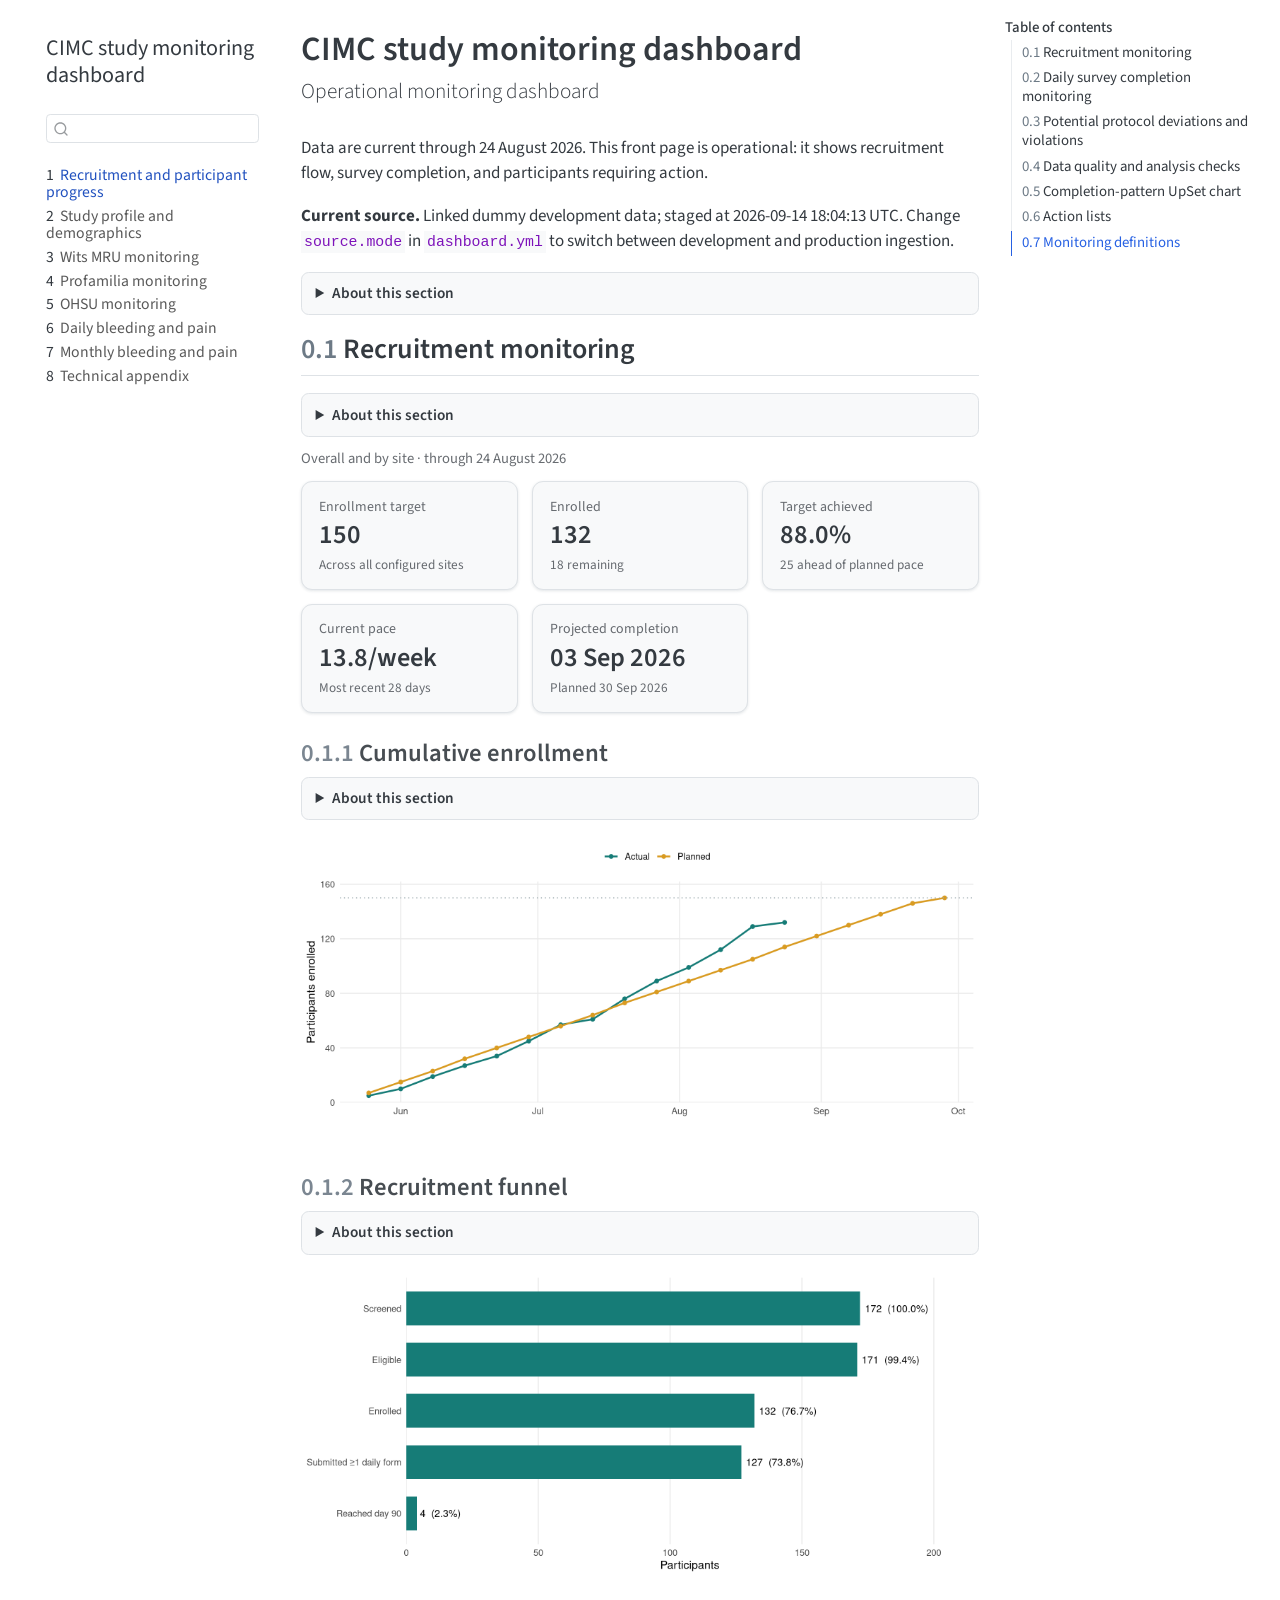
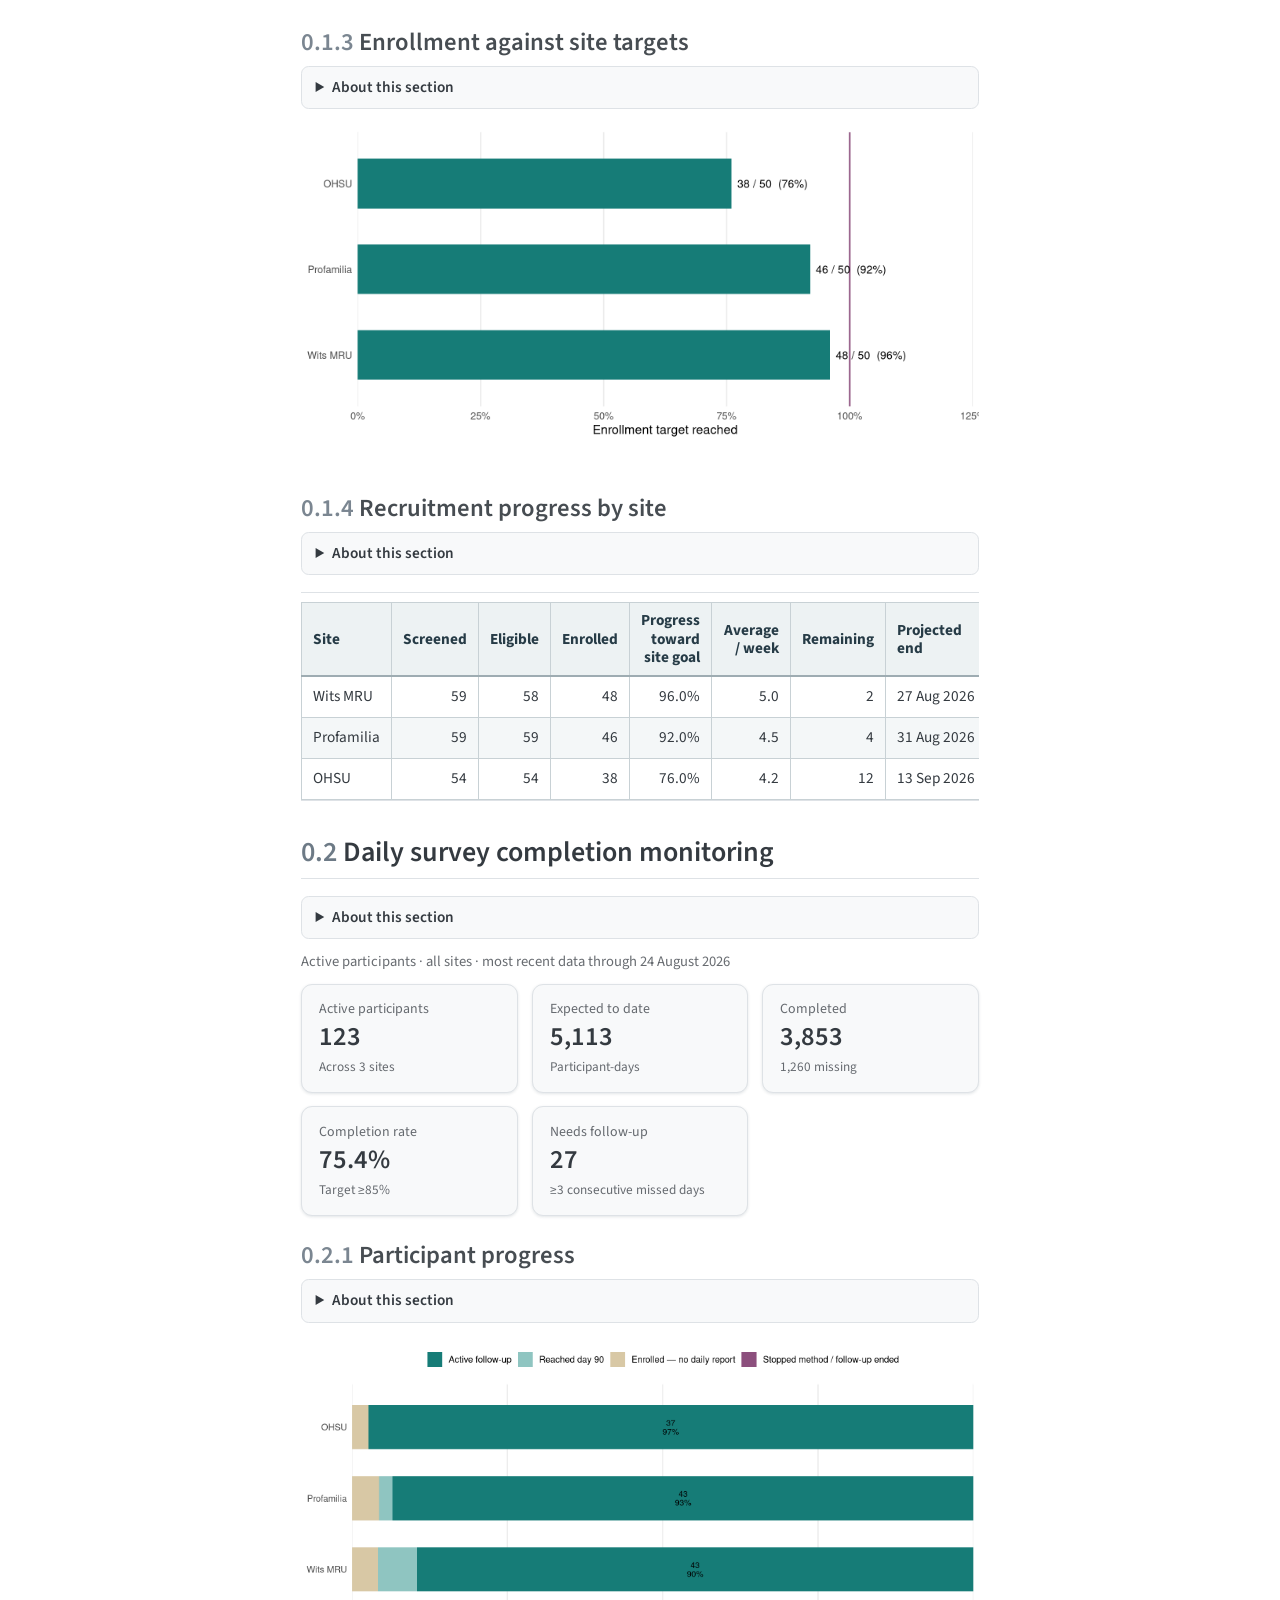
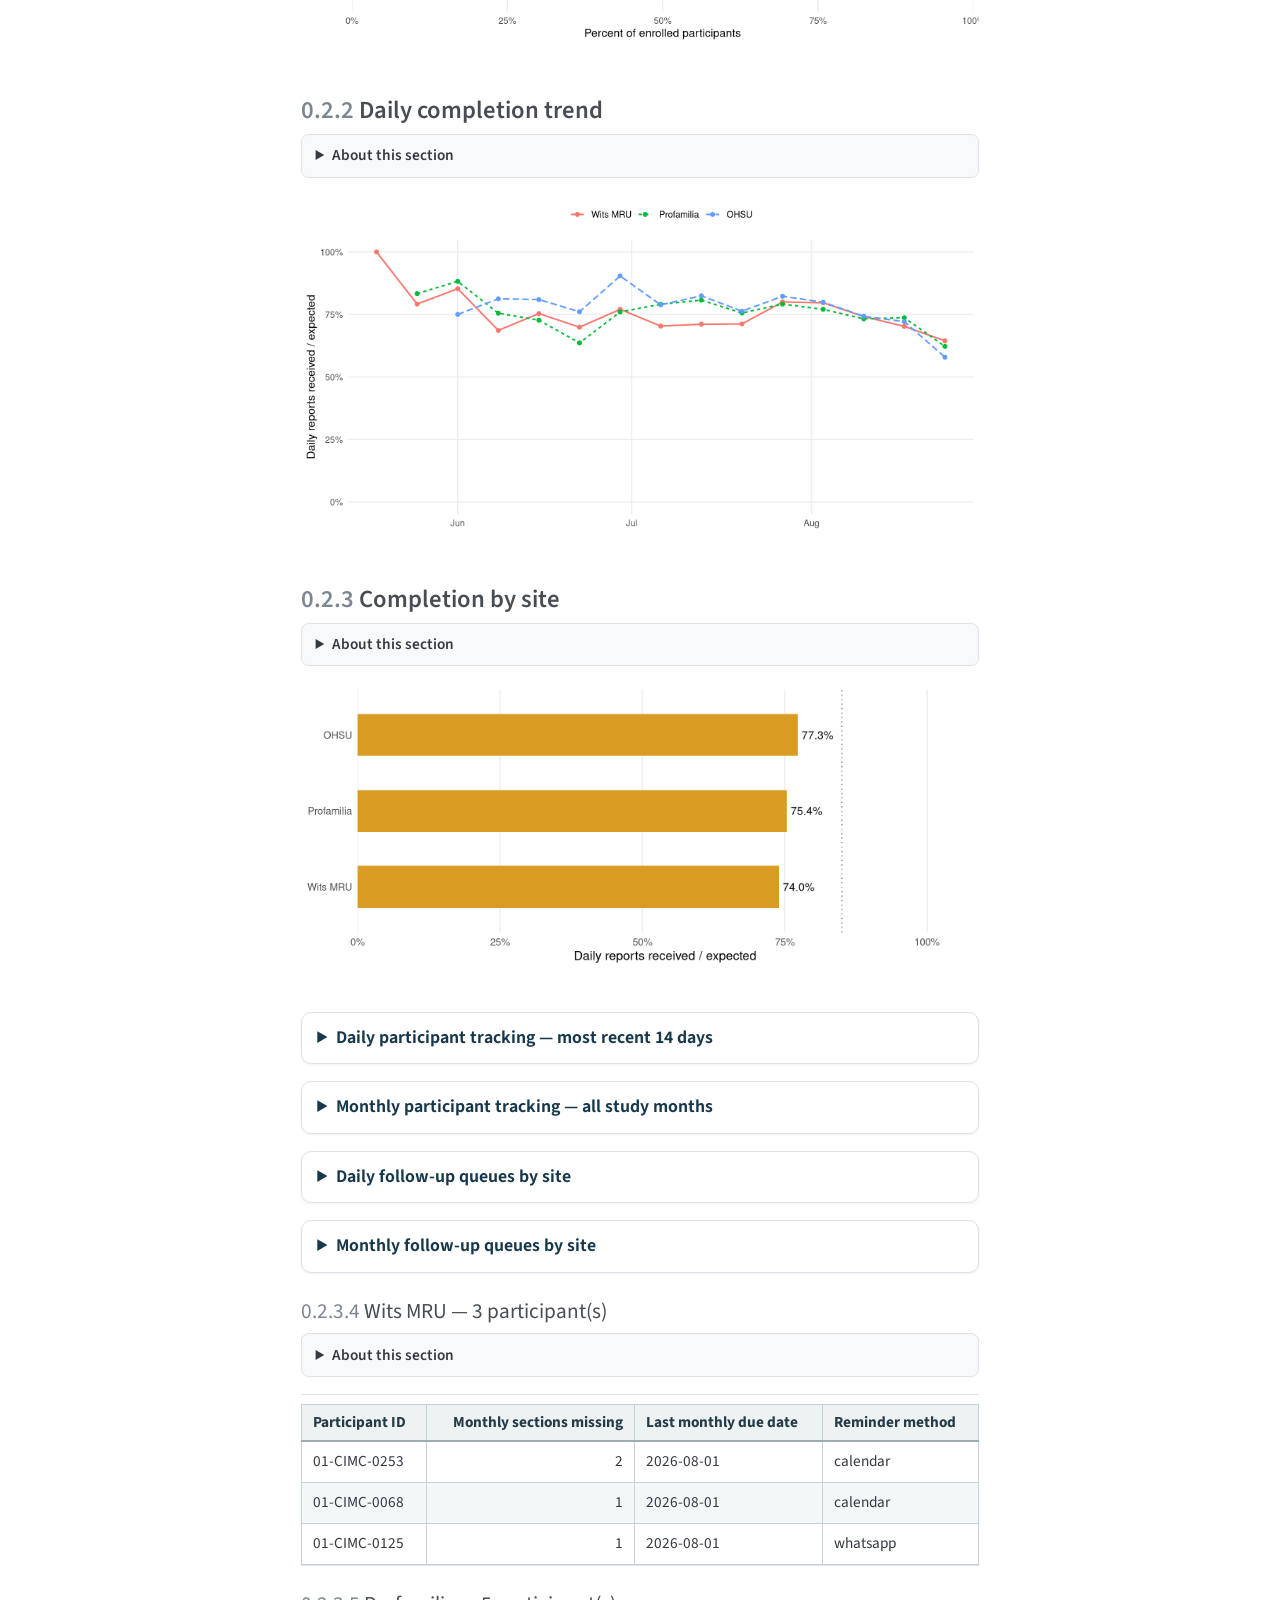
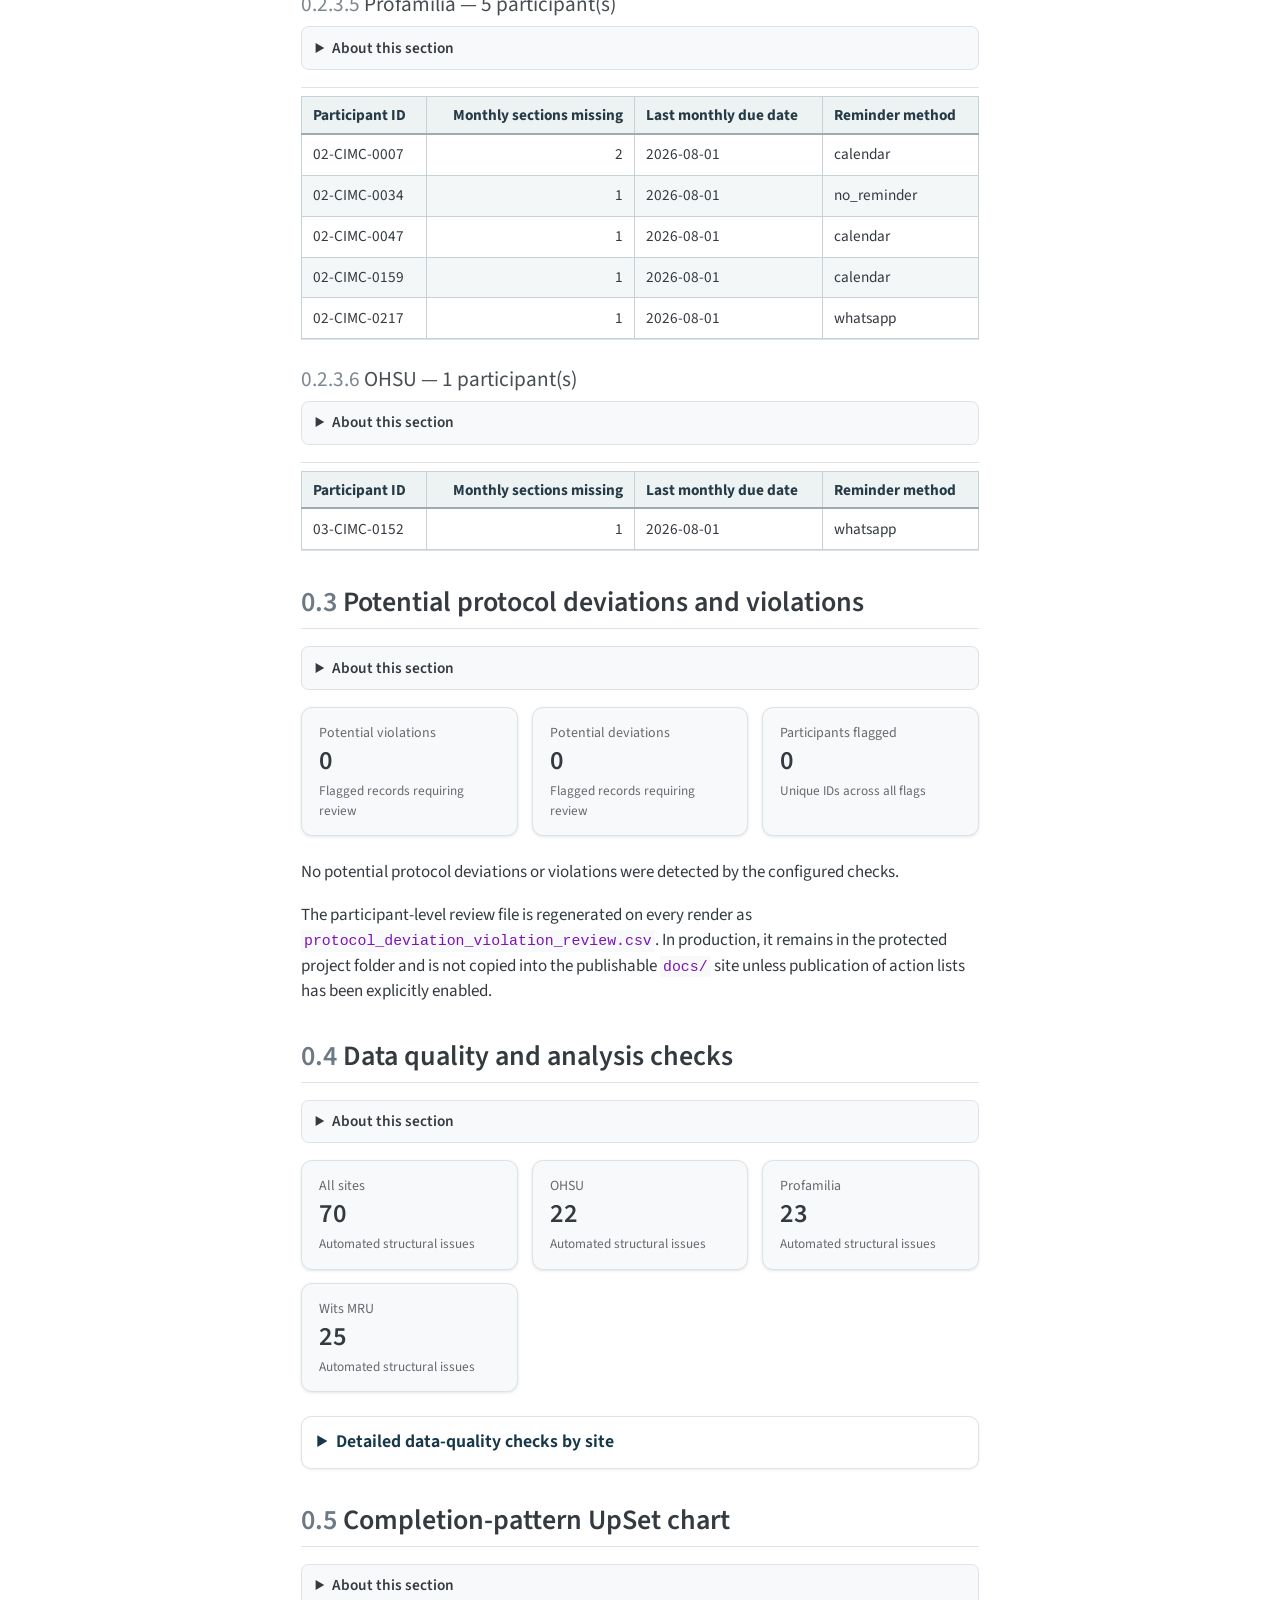
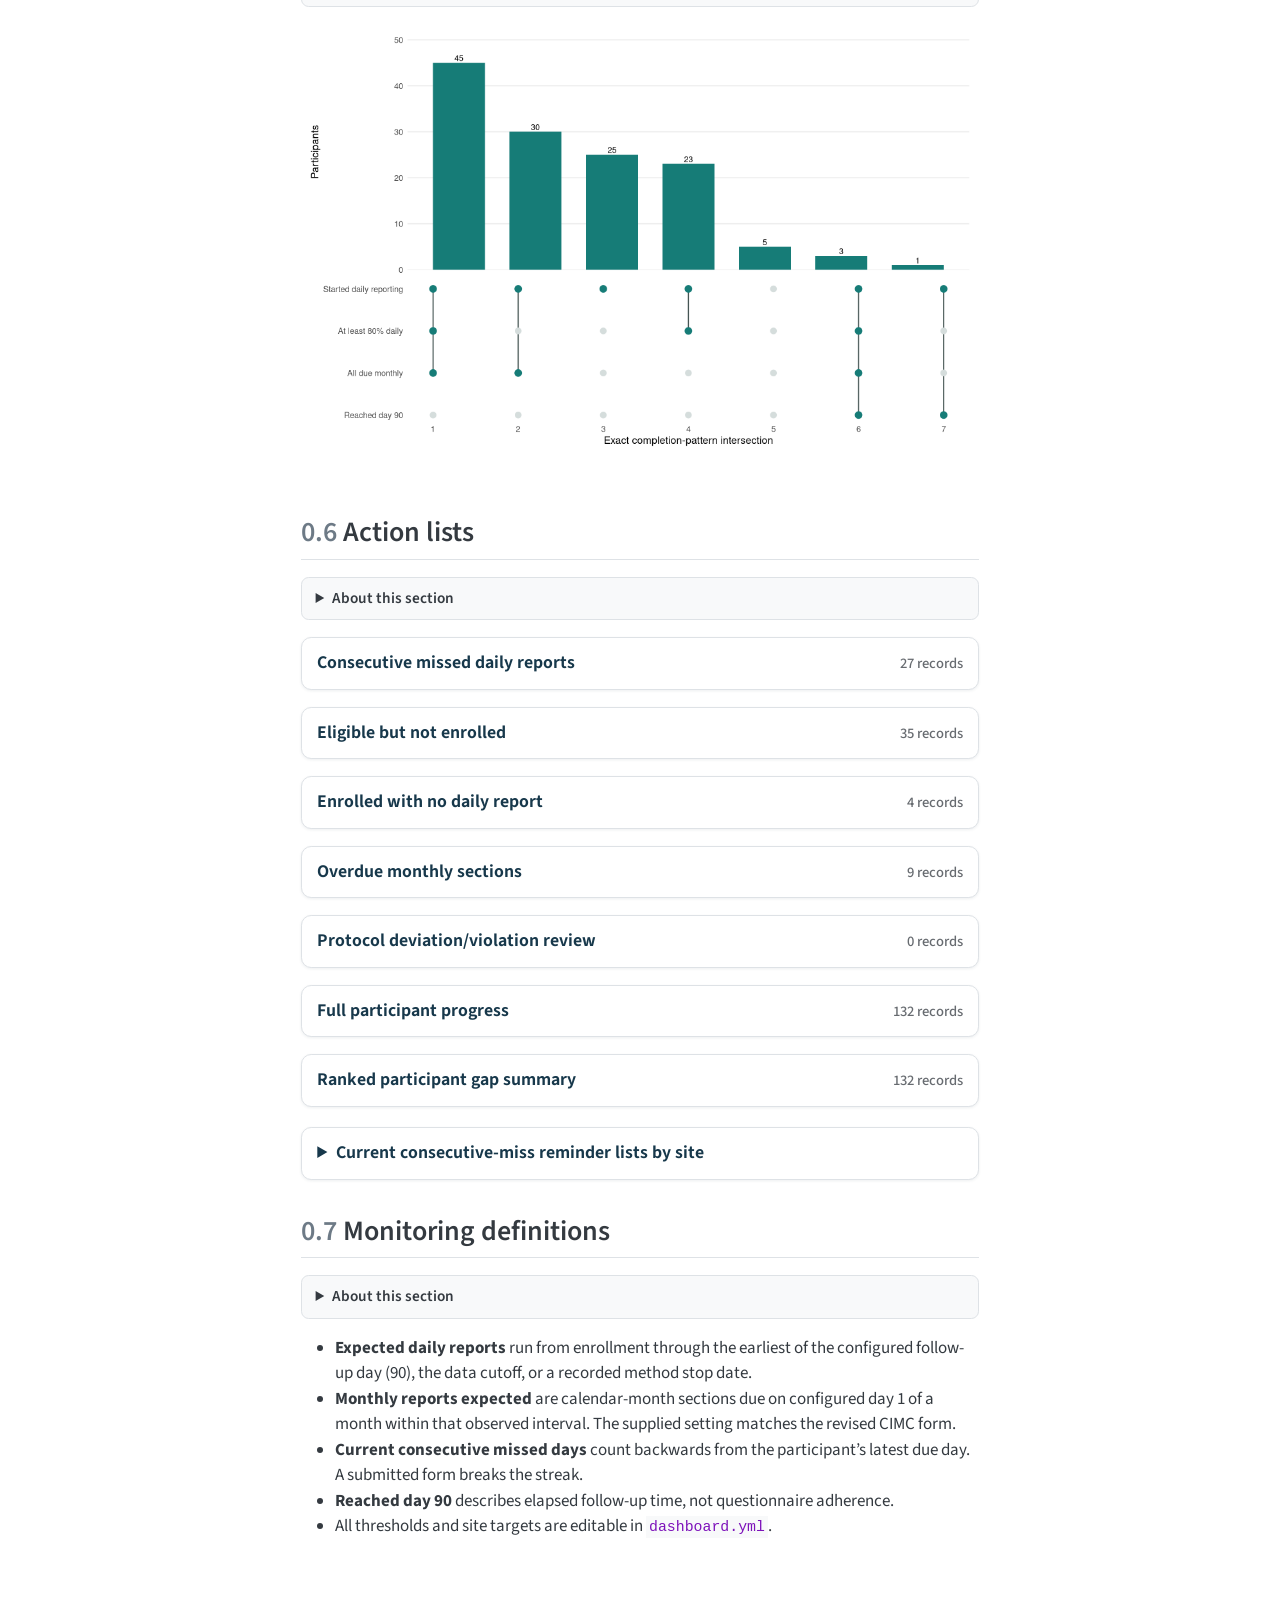
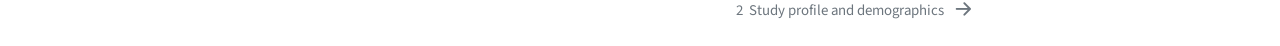
<file: docs/index.html>
<!DOCTYPE html>
<html xmlns="http://www.w3.org/1999/xhtml" lang="en" xml:lang="en"><head>

<meta charset="utf-8">
<meta name="generator" content="quarto-1.6.40">

<meta name="viewport" content="width=device-width, initial-scale=1.0, user-scalable=yes">


<title>CIMC study monitoring dashboard</title>
<style>
code{white-space: pre-wrap;}
span.smallcaps{font-variant: small-caps;}
div.columns{display: flex; gap: min(4vw, 1.5em);}
div.column{flex: auto; overflow-x: auto;}
div.hanging-indent{margin-left: 1.5em; text-indent: -1.5em;}
ul.task-list{list-style: none;}
ul.task-list li input[type="checkbox"] {
  width: 0.8em;
  margin: 0 0.8em 0.2em -1em; /* quarto-specific, see https://github.com/quarto-dev/quarto-cli/issues/4556 */ 
  vertical-align: middle;
}
</style>


<script src="site_libs/quarto-nav/quarto-nav.js"></script>
<script src="site_libs/quarto-nav/headroom.min.js"></script>
<script src="site_libs/clipboard/clipboard.min.js"></script>
<script src="site_libs/quarto-search/autocomplete.umd.js"></script>
<script src="site_libs/quarto-search/fuse.min.js"></script>
<script src="site_libs/quarto-search/quarto-search.js"></script>
<meta name="quarto:offset" content="./">
<link href="./study_statistics.html" rel="next">
<script src="site_libs/quarto-html/quarto.js"></script>
<script src="site_libs/quarto-html/popper.min.js"></script>
<script src="site_libs/quarto-html/tippy.umd.min.js"></script>
<script src="site_libs/quarto-html/anchor.min.js"></script>
<link href="site_libs/quarto-html/tippy.css" rel="stylesheet">
<link href="site_libs/quarto-html/quarto-syntax-highlighting-549806ee2085284f45b00abea8c6df48.css" rel="stylesheet" id="quarto-text-highlighting-styles">
<script src="site_libs/bootstrap/bootstrap.min.js"></script>
<link href="site_libs/bootstrap/bootstrap-icons.css" rel="stylesheet">
<link href="site_libs/bootstrap/bootstrap-28710c93d7c50e973d952efcffab10bb.min.css" rel="stylesheet" append-hash="true" id="quarto-bootstrap" data-mode="light">
<script id="quarto-search-options" type="application/json">{
  "location": "sidebar",
  "copy-button": false,
  "collapse-after": 3,
  "panel-placement": "start",
  "type": "textbox",
  "limit": 50,
  "keyboard-shortcut": [
    "f",
    "/",
    "s"
  ],
  "show-item-context": false,
  "language": {
    "search-no-results-text": "No results",
    "search-matching-documents-text": "matching documents",
    "search-copy-link-title": "Copy link to search",
    "search-hide-matches-text": "Hide additional matches",
    "search-more-match-text": "more match in this document",
    "search-more-matches-text": "more matches in this document",
    "search-clear-button-title": "Clear",
    "search-text-placeholder": "",
    "search-detached-cancel-button-title": "Cancel",
    "search-submit-button-title": "Submit",
    "search-label": "Search"
  }
}</script>


<link rel="stylesheet" href="monitoring.css">
</head>

<body class="nav-sidebar floating">

<div id="quarto-search-results"></div>
  <header id="quarto-header" class="headroom fixed-top">
  <nav class="quarto-secondary-nav">
    <div class="container-fluid d-flex">
      <button type="button" class="quarto-btn-toggle btn" data-bs-toggle="collapse" role="button" data-bs-target=".quarto-sidebar-collapse-item" aria-controls="quarto-sidebar" aria-expanded="false" aria-label="Toggle sidebar navigation" onclick="if (window.quartoToggleHeadroom) { window.quartoToggleHeadroom(); }">
        <i class="bi bi-layout-text-sidebar-reverse"></i>
      </button>
        <nav class="quarto-page-breadcrumbs" aria-label="breadcrumb"><ol class="breadcrumb"><li class="breadcrumb-item"><a href="./index.html"><span class="chapter-number">1</span>&nbsp; <span class="chapter-title">Recruitment and participant progress</span></a></li></ol></nav>
        <a class="flex-grow-1" role="navigation" data-bs-toggle="collapse" data-bs-target=".quarto-sidebar-collapse-item" aria-controls="quarto-sidebar" aria-expanded="false" aria-label="Toggle sidebar navigation" onclick="if (window.quartoToggleHeadroom) { window.quartoToggleHeadroom(); }">      
        </a>
      <button type="button" class="btn quarto-search-button" aria-label="Search" onclick="window.quartoOpenSearch();">
        <i class="bi bi-search"></i>
      </button>
    </div>
  </nav>
</header>
<!-- content -->
<div id="quarto-content" class="quarto-container page-columns page-rows-contents page-layout-article">
<!-- sidebar -->
  <nav id="quarto-sidebar" class="sidebar collapse collapse-horizontal quarto-sidebar-collapse-item sidebar-navigation floating overflow-auto">
    <div class="pt-lg-2 mt-2 text-left sidebar-header">
    <div class="sidebar-title mb-0 py-0">
      <a href="./">CIMC study monitoring dashboard</a> 
    </div>
      </div>
        <div class="mt-2 flex-shrink-0 align-items-center">
        <div class="sidebar-search">
        <div id="quarto-search" class="" title="Search"></div>
        </div>
        </div>
    <div class="sidebar-menu-container"> 
    <ul class="list-unstyled mt-1">
        <li class="sidebar-item">
  <div class="sidebar-item-container"> 
  <a href="./index.html" class="sidebar-item-text sidebar-link active">
 <span class="menu-text"><span class="chapter-number">1</span>&nbsp; <span class="chapter-title">Recruitment and participant progress</span></span></a>
  </div>
</li>
        <li class="sidebar-item">
  <div class="sidebar-item-container"> 
  <a href="./study_statistics.html" class="sidebar-item-text sidebar-link">
 <span class="menu-text"><span class="chapter-number">2</span>&nbsp; <span class="chapter-title">Study profile and demographics</span></span></a>
  </div>
</li>
        <li class="sidebar-item">
  <div class="sidebar-item-container"> 
  <a href="./site_wmru.html" class="sidebar-item-text sidebar-link">
 <span class="menu-text"><span class="chapter-number">3</span>&nbsp; <span class="chapter-title">Wits MRU monitoring</span></span></a>
  </div>
</li>
        <li class="sidebar-item">
  <div class="sidebar-item-container"> 
  <a href="./site_profamilia.html" class="sidebar-item-text sidebar-link">
 <span class="menu-text"><span class="chapter-number">4</span>&nbsp; <span class="chapter-title">Profamilia monitoring</span></span></a>
  </div>
</li>
        <li class="sidebar-item">
  <div class="sidebar-item-container"> 
  <a href="./site_ohsu.html" class="sidebar-item-text sidebar-link">
 <span class="menu-text"><span class="chapter-number">5</span>&nbsp; <span class="chapter-title">OHSU monitoring</span></span></a>
  </div>
</li>
        <li class="sidebar-item">
  <div class="sidebar-item-container"> 
  <a href="./menstrual_epro_daily_monthly_analysis.html" class="sidebar-item-text sidebar-link">
 <span class="menu-text"><span class="chapter-number">6</span>&nbsp; <span class="chapter-title">Daily bleeding and pain</span></span></a>
  </div>
</li>
        <li class="sidebar-item">
  <div class="sidebar-item-container"> 
  <a href="./monthly_epro_analysis.html" class="sidebar-item-text sidebar-link">
 <span class="menu-text"><span class="chapter-number">7</span>&nbsp; <span class="chapter-title">Monthly bleeding and pain</span></span></a>
  </div>
</li>
        <li class="sidebar-item">
  <div class="sidebar-item-container"> 
  <a href="./technical_appendix.html" class="sidebar-item-text sidebar-link">
 <span class="menu-text"><span class="chapter-number">8</span>&nbsp; <span class="chapter-title">Technical appendix</span></span></a>
  </div>
</li>
    </ul>
    </div>
</nav>
<div id="quarto-sidebar-glass" class="quarto-sidebar-collapse-item" data-bs-toggle="collapse" data-bs-target=".quarto-sidebar-collapse-item"></div>
<!-- margin-sidebar -->
    <div id="quarto-margin-sidebar" class="sidebar margin-sidebar">
        <nav id="TOC" role="doc-toc" class="toc-active">
    <h2 id="toc-title">Table of contents</h2>
   
  <ul>
  <li><a href="#recruitment-monitoring" id="toc-recruitment-monitoring" class="nav-link active" data-scroll-target="#recruitment-monitoring"><span class="header-section-number">0.1</span> Recruitment monitoring</a>
  <ul class="collapse">
  <li><a href="#cumulative-enrollment" id="toc-cumulative-enrollment" class="nav-link" data-scroll-target="#cumulative-enrollment"><span class="header-section-number">0.1.1</span> Cumulative enrollment</a></li>
  <li><a href="#recruitment-funnel" id="toc-recruitment-funnel" class="nav-link" data-scroll-target="#recruitment-funnel"><span class="header-section-number">0.1.2</span> Recruitment funnel</a></li>
  <li><a href="#enrollment-against-site-targets" id="toc-enrollment-against-site-targets" class="nav-link" data-scroll-target="#enrollment-against-site-targets"><span class="header-section-number">0.1.3</span> Enrollment against site targets</a></li>
  <li><a href="#recruitment-progress-by-site" id="toc-recruitment-progress-by-site" class="nav-link" data-scroll-target="#recruitment-progress-by-site"><span class="header-section-number">0.1.4</span> Recruitment progress by site</a></li>
  </ul></li>
  <li><a href="#daily-survey-completion-monitoring" id="toc-daily-survey-completion-monitoring" class="nav-link" data-scroll-target="#daily-survey-completion-monitoring"><span class="header-section-number">0.2</span> Daily survey completion monitoring</a>
  <ul class="collapse">
  <li><a href="#participant-progress" id="toc-participant-progress" class="nav-link" data-scroll-target="#participant-progress"><span class="header-section-number">0.2.1</span> Participant progress</a></li>
  <li><a href="#daily-completion-trend" id="toc-daily-completion-trend" class="nav-link" data-scroll-target="#daily-completion-trend"><span class="header-section-number">0.2.2</span> Daily completion trend</a></li>
  <li><a href="#completion-by-site" id="toc-completion-by-site" class="nav-link" data-scroll-target="#completion-by-site"><span class="header-section-number">0.2.3</span> Completion by site</a></li>
  </ul></li>
  <li><a href="#potential-protocol-deviations-and-violations" id="toc-potential-protocol-deviations-and-violations" class="nav-link" data-scroll-target="#potential-protocol-deviations-and-violations"><span class="header-section-number">0.3</span> Potential protocol deviations and violations</a></li>
  <li><a href="#data-quality-and-analysis-checks" id="toc-data-quality-and-analysis-checks" class="nav-link" data-scroll-target="#data-quality-and-analysis-checks"><span class="header-section-number">0.4</span> Data quality and analysis checks</a></li>
  <li><a href="#completion-pattern-upset-chart" id="toc-completion-pattern-upset-chart" class="nav-link" data-scroll-target="#completion-pattern-upset-chart"><span class="header-section-number">0.5</span> Completion-pattern UpSet chart</a></li>
  <li><a href="#action-lists" id="toc-action-lists" class="nav-link" data-scroll-target="#action-lists"><span class="header-section-number">0.6</span> Action lists</a></li>
  <li><a href="#monitoring-definitions" id="toc-monitoring-definitions" class="nav-link" data-scroll-target="#monitoring-definitions"><span class="header-section-number">0.7</span> Monitoring definitions</a></li>
  </ul>
</nav>
    </div>
<!-- main -->
<main class="content" id="quarto-document-content">

<header id="title-block-header" class="quarto-title-block default">
<div class="quarto-title">
<h1 class="title">CIMC study monitoring dashboard</h1>
<p class="subtitle lead">Operational monitoring dashboard</p>
</div>



<div class="quarto-title-meta">

    
  
    
  </div>
  


</header>


<p>Data are current through 24 August 2026. This front page is operational: it shows recruitment flow, survey completion, and participants requiring action.</p>
<p><strong>Current source.</strong> Linked dummy development data; staged at 2026-09-14 18:04:13 UTC. Change <code>source.mode</code> in <code>dashboard.yml</code> to switch between development and production ingestion.</p>
<p><strong>What.</strong> This page gives the study team a current operational picture of recruitment, enrollment, follow-up and missing reports. It covers the client-specified recruitment trajectory, screening funnel, site delivery, daily completion trend, follow-up queue, recent participant tracking, and site completion.</p>
<p><strong>How.</strong> Records are linked by participant ID. Expected reports run from enrollment to the earliest of the configured follow-up end, data cutoff, or recorded method stop. The action lists apply the thresholds documented in <code>dashboard.yml</code>.</p>
<p><strong>Why.</strong> It supports day-to-day decisions: whether recruitment is on target, whether follow-up is being sustained, and which participants may need timely contact. It is a monitoring page, not a clinical outcomes analysis.</p>
<section id="recruitment-monitoring" class="level2" data-number="0.1">
<h2 data-number="0.1" class="anchored" data-anchor-id="recruitment-monitoring"><span class="header-section-number">0.1</span> Recruitment monitoring</h2>
<div class="monitor-section-kicker">
Overall and by site · through 24 August 2026
</div>
<div class="monitor-kpis">
  <div class="monitor-kpi">
    <div class="monitor-kpi-label">Enrollment target</div>
    <div class="monitor-kpi-value">150</div>
    <div class="monitor-kpi-note">Across all configured sites</div>
  </div>
  <div class="monitor-kpi">
    <div class="monitor-kpi-label">Enrolled</div>
    <div class="monitor-kpi-value">132</div>
    <div class="monitor-kpi-note">18 remaining</div>
  </div>
  <div class="monitor-kpi">
    <div class="monitor-kpi-label">Target achieved</div>
    <div class="monitor-kpi-value">88.0%</div>
    <div class="monitor-kpi-note">25 ahead of planned pace</div>
  </div>
  <div class="monitor-kpi">
    <div class="monitor-kpi-label">Current pace</div>
    <div class="monitor-kpi-value">13.8/week</div>
    <div class="monitor-kpi-note">Most recent 28 days</div>
  </div>
  <div class="monitor-kpi">
    <div class="monitor-kpi-label">Projected completion</div>
    <div class="monitor-kpi-value">03 Sep 2026</div>
    <div class="monitor-kpi-note">Planned 30 Sep 2026</div>
  </div>
</div>
<section id="cumulative-enrollment" class="level3" data-number="0.1.1">
<h3 data-number="0.1.1" class="anchored" data-anchor-id="cumulative-enrollment"><span class="header-section-number">0.1.1</span> Cumulative enrollment</h3>
<p><strong>What it shows.</strong> Actual cumulative enrollment against the straight-line plan implied by the configured recruitment start date, target date, and site targets.</p>
<p><strong>How it is calculated.</strong> Enrollments are counted once on their enrollment date. The planned line rises evenly from zero to the total configured target; it is a monitoring reference rather than a statistical model.</p>
<div class="cell">
<div class="cell-output-display">
<div>
<figure class="figure">
<p><img src="index_files/figure-html/cumulative-enrolment-1.png" class="img-fluid figure-img" width="960"></p>
</figure>
</div>
</div>
</div>
</section>
<section id="recruitment-funnel" class="level3" data-number="0.1.2">
<h3 data-number="0.1.2" class="anchored" data-anchor-id="recruitment-funnel"><span class="header-section-number">0.1.2</span> Recruitment funnel</h3>
<p><strong>What it shows.</strong> Unique people at successive stages from screening through daily reporting and completion of the observation window.</p>
<p><strong>How it is calculated.</strong> A person appears in every stage they have reached, so this is a cumulative funnel rather than a set of mutually exclusive groups.</p>
<p><strong>Why it helps.</strong> The largest drop between adjacent stages identifies where recruitment or onboarding may need attention.</p>
<div class="cell">
<div class="cell-output-display">
<div>
<figure class="figure">
<p><img src="index_files/figure-html/recruitment-funnel-1.png" class="img-fluid figure-img" width="960"></p>
</figure>
</div>
</div>
</div>
</section>
<section id="enrollment-against-site-targets" class="level3" data-number="0.1.3">
<h3 data-number="0.1.3" class="anchored" data-anchor-id="enrollment-against-site-targets"><span class="header-section-number">0.1.3</span> Enrollment against site targets</h3>
<p><strong>What it shows.</strong> Enrollment achieved at each site relative to its configured target.</p>
<p><strong>How it is calculated.</strong> Enrolled participants are counted once at their enrollment site and divided by that site’s target in <code>dashboard.yml</code>.</p>
<p><strong>Why it helps.</strong> It distinguishes overall recruitment success from site-specific delivery. It does not measure reporting quality after enrollment.</p>
<div class="cell">
<div class="cell-output-display">
<div>
<figure class="figure">
<p><img src="index_files/figure-html/site-enrolment-targets-1.png" class="img-fluid figure-img" width="864"></p>
</figure>
</div>
</div>
</div>
</section>
<section id="recruitment-progress-by-site" class="level3" data-number="0.1.4">
<h3 data-number="0.1.4" class="anchored" data-anchor-id="recruitment-progress-by-site"><span class="header-section-number">0.1.4</span> Recruitment progress by site</h3>
<div class="monitor-table-scroll monitor-table-compact">
<table>
<thead>
<tr>
<th style="text-align:left;">
Site
</th>
<th style="text-align:right;">
Screened
</th>
<th style="text-align:right;">
Eligible
</th>
<th style="text-align:right;">
Enrolled
</th>
<th style="text-align:right;">
Progress toward site goal
</th>
<th style="text-align:right;">
Average / week
</th>
<th style="text-align:right;">
Remaining
</th>
<th style="text-align:left;">
Projected end
</th>
</tr>
</thead>
<tbody>
<tr>
<td style="text-align:left;">
Wits MRU
</td>
<td style="text-align:right;">
59
</td>
<td style="text-align:right;">
58
</td>
<td style="text-align:right;">
48
</td>
<td style="text-align:right;">
96.0%
</td>
<td style="text-align:right;">
5.0
</td>
<td style="text-align:right;">
2
</td>
<td style="text-align:left;">
27 Aug 2026
</td>
</tr>
<tr>
<td style="text-align:left;">
Profamilia
</td>
<td style="text-align:right;">
59
</td>
<td style="text-align:right;">
59
</td>
<td style="text-align:right;">
46
</td>
<td style="text-align:right;">
92.0%
</td>
<td style="text-align:right;">
4.5
</td>
<td style="text-align:right;">
4
</td>
<td style="text-align:left;">
31 Aug 2026
</td>
</tr>
<tr>
<td style="text-align:left;">
OHSU
</td>
<td style="text-align:right;">
54
</td>
<td style="text-align:right;">
54
</td>
<td style="text-align:right;">
38
</td>
<td style="text-align:right;">
76.0%
</td>
<td style="text-align:right;">
4.2
</td>
<td style="text-align:right;">
12
</td>
<td style="text-align:left;">
13 Sep 2026
</td>
</tr>
</tbody>
</table>
</div>
</section>
</section>
<section id="daily-survey-completion-monitoring" class="level2" data-number="0.2">
<h2 data-number="0.2" class="anchored" data-anchor-id="daily-survey-completion-monitoring"><span class="header-section-number">0.2</span> Daily survey completion monitoring</h2>
<div class="monitor-section-kicker">
Active participants · all sites · most recent data through 24 August 2026
</div>
<div class="monitor-kpis">
  <div class="monitor-kpi">
    <div class="monitor-kpi-label">Active participants</div>
    <div class="monitor-kpi-value">123</div>
    <div class="monitor-kpi-note">Across 3 sites</div>
  </div>
  <div class="monitor-kpi">
    <div class="monitor-kpi-label">Expected to date</div>
    <div class="monitor-kpi-value">5,113</div>
    <div class="monitor-kpi-note">Participant-days</div>
  </div>
  <div class="monitor-kpi">
    <div class="monitor-kpi-label">Completed</div>
    <div class="monitor-kpi-value">3,853</div>
    <div class="monitor-kpi-note">1,260 missing</div>
  </div>
  <div class="monitor-kpi">
    <div class="monitor-kpi-label">Completion rate</div>
    <div class="monitor-kpi-value">75.4%</div>
    <div class="monitor-kpi-note">Target ≥85%</div>
  </div>
  <div class="monitor-kpi">
    <div class="monitor-kpi-label">Needs follow-up</div>
    <div class="monitor-kpi-value">27</div>
    <div class="monitor-kpi-note">≥3 consecutive missed days</div>
  </div>
</div>
<section id="participant-progress" class="level3" data-number="0.2.1">
<h3 data-number="0.2.1" class="anchored" data-anchor-id="participant-progress"><span class="header-section-number">0.2.1</span> Participant progress</h3>
<p><strong>What it shows.</strong> The current follow-up status of enrolled participants within each site.</p>
<p><strong>How it is calculated.</strong> Status uses the configured observation window and method-discontinuation responses. “Reached day 90” means the time window elapsed; it does not require perfect questionnaire completion.</p>
<p><strong>Why it helps.</strong> It separates participants who remain under active follow-up from those who have completed, stopped, or never begun daily reporting.</p>
<div class="cell">
<div class="cell-output-display">
<div>
<figure class="figure">
<p><img src="index_files/figure-html/participant-status-1.png" class="img-fluid figure-img" width="960"></p>
</figure>
</div>
</div>
</div>
</section>
<section id="daily-completion-trend" class="level3" data-number="0.2.2">
<h3 data-number="0.2.2" class="anchored" data-anchor-id="daily-completion-trend"><span class="header-section-number">0.2.2</span> Daily completion trend</h3>
<p><strong>What it shows.</strong> The proportion of expected daily reports actually received in each site-week.</p>
<p><strong>How it is calculated.</strong> Each point divides received participant-days by expected participant-days among people under observation that week.</p>
<p><strong>Why it helps.</strong> It separates growth in the enrolled cohort from genuine reporting adherence and makes site-specific implementation changes visible over time.</p>
<div class="cell">
<div class="cell-output-display">
<div>
<figure class="figure">
<p><img src="index_files/figure-html/weekly-daily-completion-1.png" class="img-fluid figure-img" width="960"></p>
</figure>
</div>
</div>
</div>
</section>
<section id="completion-by-site" class="level3" data-number="0.2.3">
<h3 data-number="0.2.3" class="anchored" data-anchor-id="completion-by-site"><span class="header-section-number">0.2.3</span> Completion by site</h3>
<div class="cell">
<div class="cell-output-display">
<div>
<figure class="figure">
<p><img src="index_files/figure-html/daily-completion-by-site-1.png" class="img-fluid figure-img" width="864"></p>
</figure>
</div>
</div>
</div>
<details class="dashboard-section">
<summary>
Daily participant tracking — most recent 14 days
</summary>
<p><strong>What it shows.</strong> A compact recent completion calendar for the active participants most in need of attention. Green cells are received daily forms, coral cells are missed due forms, and grey cells were not due.</p>
<p><strong>How it is calculated.</strong> Rows prioritise participants meeting the consecutive-miss rule and then those with the lowest overall daily completion. The number of displayed rows and days is configurable. Participant identifiers are shown only when publication of action lists is enabled.</p>
<div class="cell">
<div class="cell-output-display">
<div>
<figure class="figure">
<p><img src="index_files/figure-html/recent-participant-tracking-1.png" class="img-fluid figure-img" width="1056"></p>
</figure>
</div>
</div>
</div>
</details>
<details class="dashboard-section">
<summary>
Monthly participant tracking — all study months
</summary>
<p><strong>What it shows.</strong> One cell per participant and calendar month since recruitment began, separated by study site. Purple indicates a received monthly section and amber indicates a section that was due but missing.</p>
<p><strong>How it is calculated.</strong> Monthly due dates use the configured day of month and each participant’s observed follow-up interval. Rows with the most missing monthly sections appear first within each site.</p>
<div class="cell">
<div class="cell-output-display">
<div>
<figure class="figure">
<p><img src="index_files/figure-html/monthly-participant-tracking-1.png" class="img-fluid figure-img" width="1056"></p>
</figure>
</div>
</div>
</div>
</details>
<details class="dashboard-section">
<summary>
Daily follow-up queues by site
</summary>
<section id="wits-mru-9-participants" class="level4" data-number="0.2.3.1">
<h4 data-number="0.2.3.1" class="anchored" data-anchor-id="wits-mru-9-participants"><span class="header-section-number">0.2.3.1</span> Wits MRU — 9 participant(s)</h4>
<div class="monitor-table-scroll monitor-table-compact">
<table>
<thead>
<tr>
<th style="text-align:left;">
Participant ID
</th>
<th style="text-align:left;">
Reason flagged
</th>
<th style="text-align:left;">
Last report
</th>
<th style="text-align:right;">
Completion
</th>
</tr>
</thead>
<tbody>
<tr>
<td style="text-align:left;">
01-CIMC-0125
</td>
<td style="text-align:left;">
48 consecutive missed days
</td>
<td style="text-align:left;">
2026-07-07
</td>
<td style="text-align:right;">
34.1%
</td>
</tr>
<tr>
<td style="text-align:left;">
01-CIMC-0080
</td>
<td style="text-align:left;">
4 consecutive missed days
</td>
<td style="text-align:left;">
2026-08-20
</td>
<td style="text-align:right;">
59.1%
</td>
</tr>
<tr>
<td style="text-align:left;">
01-CIMC-0005
</td>
<td style="text-align:left;">
3 consecutive missed days
</td>
<td style="text-align:left;">
2026-08-21
</td>
<td style="text-align:right;">
75.4%
</td>
</tr>
<tr>
<td style="text-align:left;">
01-CIMC-0058
</td>
<td style="text-align:left;">
3 consecutive missed days
</td>
<td style="text-align:left;">
2026-08-21
</td>
<td style="text-align:right;">
73.1%
</td>
</tr>
<tr>
<td style="text-align:left;">
01-CIMC-0086
</td>
<td style="text-align:left;">
3 consecutive missed days
</td>
<td style="text-align:left;">
2026-08-21
</td>
<td style="text-align:right;">
83.3%
</td>
</tr>
<tr>
<td style="text-align:left;">
01-CIMC-0092
</td>
<td style="text-align:left;">
3 consecutive missed days
</td>
<td style="text-align:left;">
2026-08-21
</td>
<td style="text-align:right;">
76.0%
</td>
</tr>
<tr>
<td style="text-align:left;">
01-CIMC-0111
</td>
<td style="text-align:left;">
3 consecutive missed days
</td>
<td style="text-align:left;">
2026-08-21
</td>
<td style="text-align:right;">
90.2%
</td>
</tr>
<tr>
<td style="text-align:left;">
01-CIMC-0115
</td>
<td style="text-align:left;">
3 consecutive missed days
</td>
<td style="text-align:left;">
2026-08-21
</td>
<td style="text-align:right;">
82.9%
</td>
</tr>
<tr>
<td style="text-align:left;">
01-CIMC-0145
</td>
<td style="text-align:left;">
3 consecutive missed days
</td>
<td style="text-align:left;">
2026-08-21
</td>
<td style="text-align:right;">
25.0%
</td>
</tr>
</tbody>
</table>
</div>
</section>
<section id="profamilia-8-participants" class="level4" data-number="0.2.3.2">
<h4 data-number="0.2.3.2" class="anchored" data-anchor-id="profamilia-8-participants"><span class="header-section-number">0.2.3.2</span> Profamilia — 8 participant(s)</h4>
<div class="monitor-table-scroll monitor-table-compact">
<table>
<thead>
<tr>
<th style="text-align:left;">
Participant ID
</th>
<th style="text-align:left;">
Reason flagged
</th>
<th style="text-align:left;">
Last report
</th>
<th style="text-align:right;">
Completion
</th>
</tr>
</thead>
<tbody>
<tr>
<td style="text-align:left;">
02-CIMC-0217
</td>
<td style="text-align:left;">
26 consecutive missed days
</td>
<td style="text-align:left;">
2026-07-29
</td>
<td style="text-align:right;">
54.9%
</td>
</tr>
<tr>
<td style="text-align:left;">
02-CIMC-0159
</td>
<td style="text-align:left;">
13 consecutive missed days
</td>
<td style="text-align:left;">
2026-08-11
</td>
<td style="text-align:right;">
70.1%
</td>
</tr>
<tr>
<td style="text-align:left;">
02-CIMC-0101
</td>
<td style="text-align:left;">
5 consecutive missed days
</td>
<td style="text-align:left;">
2026-08-19
</td>
<td style="text-align:right;">
77.4%
</td>
</tr>
<tr>
<td style="text-align:left;">
02-CIMC-0048
</td>
<td style="text-align:left;">
3 consecutive missed days
</td>
<td style="text-align:left;">
2026-08-21
</td>
<td style="text-align:right;">
78.6%
</td>
</tr>
<tr>
<td style="text-align:left;">
02-CIMC-0060
</td>
<td style="text-align:left;">
3 consecutive missed days
</td>
<td style="text-align:left;">
2026-08-21
</td>
<td style="text-align:right;">
88.6%
</td>
</tr>
<tr>
<td style="text-align:left;">
02-CIMC-0142
</td>
<td style="text-align:left;">
3 consecutive missed days
</td>
<td style="text-align:left;">
2026-08-21
</td>
<td style="text-align:right;">
88.7%
</td>
</tr>
<tr>
<td style="text-align:left;">
02-CIMC-0182
</td>
<td style="text-align:left;">
3 consecutive missed days
</td>
<td style="text-align:left;">
2026-08-21
</td>
<td style="text-align:right;">
52.6%
</td>
</tr>
<tr>
<td style="text-align:left;">
02-CIMC-0243
</td>
<td style="text-align:left;">
3 consecutive missed days
</td>
<td style="text-align:left;">
2026-08-21
</td>
<td style="text-align:right;">
58.3%
</td>
</tr>
</tbody>
</table>
</div>
</section>
<section id="ohsu-10-participants" class="level4" data-number="0.2.3.3">
<h4 data-number="0.2.3.3" class="anchored" data-anchor-id="ohsu-10-participants"><span class="header-section-number">0.2.3.3</span> OHSU — 10 participant(s)</h4>
<div class="monitor-table-scroll monitor-table-compact">
<table>
<thead>
<tr>
<th style="text-align:left;">
Participant ID
</th>
<th style="text-align:left;">
Reason flagged
</th>
<th style="text-align:left;">
Last report
</th>
<th style="text-align:right;">
Completion
</th>
</tr>
</thead>
<tbody>
<tr>
<td style="text-align:left;">
03-CIMC-0178
</td>
<td style="text-align:left;">
10 consecutive missed days
</td>
<td style="text-align:left;">
2026-08-14
</td>
<td style="text-align:right;">
63.8%
</td>
</tr>
<tr>
<td style="text-align:left;">
03-CIMC-0166
</td>
<td style="text-align:left;">
5 consecutive missed days
</td>
<td style="text-align:left;">
2026-08-19
</td>
<td style="text-align:right;">
70.4%
</td>
</tr>
<tr>
<td style="text-align:left;">
03-CIMC-0187
</td>
<td style="text-align:left;">
4 consecutive missed days
</td>
<td style="text-align:left;">
2026-08-20
</td>
<td style="text-align:right;">
83.1%
</td>
</tr>
<tr>
<td style="text-align:left;">
03-CIMC-0209
</td>
<td style="text-align:left;">
4 consecutive missed days
</td>
<td style="text-align:left;">
2026-08-20
</td>
<td style="text-align:right;">
52.6%
</td>
</tr>
<tr>
<td style="text-align:left;">
03-CIMC-0033
</td>
<td style="text-align:left;">
3 consecutive missed days
</td>
<td style="text-align:left;">
2026-08-21
</td>
<td style="text-align:right;">
85.7%
</td>
</tr>
<tr>
<td style="text-align:left;">
03-CIMC-0042
</td>
<td style="text-align:left;">
3 consecutive missed days
</td>
<td style="text-align:left;">
2026-08-21
</td>
<td style="text-align:right;">
25.0%
</td>
</tr>
<tr>
<td style="text-align:left;">
03-CIMC-0202
</td>
<td style="text-align:left;">
3 consecutive missed days
</td>
<td style="text-align:left;">
2026-08-21
</td>
<td style="text-align:right;">
83.1%
</td>
</tr>
<tr>
<td style="text-align:left;">
03-CIMC-0236
</td>
<td style="text-align:left;">
3 consecutive missed days
</td>
<td style="text-align:left;">
2026-08-21
</td>
<td style="text-align:right;">
62.0%
</td>
</tr>
<tr>
<td style="text-align:left;">
03-CIMC-0237
</td>
<td style="text-align:left;">
3 consecutive missed days
</td>
<td style="text-align:left;">
2026-08-21
</td>
<td style="text-align:right;">
81.8%
</td>
</tr>
<tr>
<td style="text-align:left;">
03-CIMC-0259
</td>
<td style="text-align:left;">
3 consecutive missed days
</td>
<td style="text-align:left;">
2026-08-21
</td>
<td style="text-align:right;">
50.0%
</td>
</tr>
</tbody>
</table>
</div>
</section></details>
<details class="dashboard-section">
<summary>
Monthly follow-up queues by site
</summary>
</details></section>
<section id="wits-mru-3-participants" class="level4" data-number="0.2.3.4">
<h4 data-number="0.2.3.4" class="anchored" data-anchor-id="wits-mru-3-participants"><span class="header-section-number">0.2.3.4</span> Wits MRU — 3 participant(s)</h4>
<div class="monitor-table-scroll monitor-table-compact">
<table>
<thead>
<tr>
<th style="text-align:left;">
Participant ID
</th>
<th style="text-align:right;">
Monthly sections missing
</th>
<th style="text-align:left;">
Last monthly due date
</th>
<th style="text-align:left;">
Reminder method
</th>
</tr>
</thead>
<tbody>
<tr>
<td style="text-align:left;">
01-CIMC-0253
</td>
<td style="text-align:right;">
2
</td>
<td style="text-align:left;">
2026-08-01
</td>
<td style="text-align:left;">
calendar
</td>
</tr>
<tr>
<td style="text-align:left;">
01-CIMC-0068
</td>
<td style="text-align:right;">
1
</td>
<td style="text-align:left;">
2026-08-01
</td>
<td style="text-align:left;">
calendar
</td>
</tr>
<tr>
<td style="text-align:left;">
01-CIMC-0125
</td>
<td style="text-align:right;">
1
</td>
<td style="text-align:left;">
2026-08-01
</td>
<td style="text-align:left;">
whatsapp
</td>
</tr>
</tbody>
</table>
</div>
</section>
<section id="profamilia-5-participants" class="level4" data-number="0.2.3.5">
<h4 data-number="0.2.3.5" class="anchored" data-anchor-id="profamilia-5-participants"><span class="header-section-number">0.2.3.5</span> Profamilia — 5 participant(s)</h4>
<div class="monitor-table-scroll monitor-table-compact">
<table>
<thead>
<tr>
<th style="text-align:left;">
Participant ID
</th>
<th style="text-align:right;">
Monthly sections missing
</th>
<th style="text-align:left;">
Last monthly due date
</th>
<th style="text-align:left;">
Reminder method
</th>
</tr>
</thead>
<tbody>
<tr>
<td style="text-align:left;">
02-CIMC-0007
</td>
<td style="text-align:right;">
2
</td>
<td style="text-align:left;">
2026-08-01
</td>
<td style="text-align:left;">
calendar
</td>
</tr>
<tr>
<td style="text-align:left;">
02-CIMC-0034
</td>
<td style="text-align:right;">
1
</td>
<td style="text-align:left;">
2026-08-01
</td>
<td style="text-align:left;">
no_reminder
</td>
</tr>
<tr>
<td style="text-align:left;">
02-CIMC-0047
</td>
<td style="text-align:right;">
1
</td>
<td style="text-align:left;">
2026-08-01
</td>
<td style="text-align:left;">
calendar
</td>
</tr>
<tr>
<td style="text-align:left;">
02-CIMC-0159
</td>
<td style="text-align:right;">
1
</td>
<td style="text-align:left;">
2026-08-01
</td>
<td style="text-align:left;">
calendar
</td>
</tr>
<tr>
<td style="text-align:left;">
02-CIMC-0217
</td>
<td style="text-align:right;">
1
</td>
<td style="text-align:left;">
2026-08-01
</td>
<td style="text-align:left;">
whatsapp
</td>
</tr>
</tbody>
</table>
</div>
</section>
<section id="ohsu-1-participants" class="level4" data-number="0.2.3.6">
<h4 data-number="0.2.3.6" class="anchored" data-anchor-id="ohsu-1-participants"><span class="header-section-number">0.2.3.6</span> OHSU — 1 participant(s)</h4>
<div class="monitor-table-scroll monitor-table-compact">
<table>
<thead>
<tr>
<th style="text-align:left;">
Participant ID
</th>
<th style="text-align:right;">
Monthly sections missing
</th>
<th style="text-align:left;">
Last monthly due date
</th>
<th style="text-align:left;">
Reminder method
</th>
</tr>
</thead>
<tbody>
<tr>
<td style="text-align:left;">
03-CIMC-0152
</td>
<td style="text-align:right;">
1
</td>
<td style="text-align:left;">
2026-08-01
</td>
<td style="text-align:left;">
whatsapp
</td>
</tr>
</tbody>
</table>
</div>

</section>
</section>

<section id="potential-protocol-deviations-and-violations" class="level2" data-number="0.3">
<h2 data-number="0.3" class="anchored" data-anchor-id="potential-protocol-deviations-and-violations"><span class="header-section-number">0.3</span> Potential protocol deviations and violations</h2>
<p><strong>What it shows.</strong> This section screens linked study forms for records that may represent a protocol deviation or violation. The supplied rules include CIMC reports without enrollment, missing programme start dates, reports dated before enrollment, duplicate participant-days, duplicate enrollments, and enrollments without recruitment records.</p>
<p><strong>How it is calculated.</strong> Exact participant IDs and recorded dates are compared across recruitment, enrollment, and CIMC submissions. Each rule and its provisional classification are controlled in <code>dashboard.yml</code>. CIMC submissions without a valid linked programme start remain in this monitoring register but are excluded from symptom and cycle analyses.</p>
<p><strong>Why it helps.</strong> A linkage problem should create an actionable signal rather than prevent the dashboard from rendering. These are <strong>potential</strong> events: the dashboard does not determine seriousness, causality, or reportability. The study team must verify source records and adjudicate each flag under the approved protocol and deviation-management procedures.</p>
<div class="monitor-kpis">
  <div class="monitor-kpi">
    <div class="monitor-kpi-label">Potential violations</div>
    <div class="monitor-kpi-value">0</div>
    <div class="monitor-kpi-note">Flagged records requiring review</div>
  </div>
  <div class="monitor-kpi">
    <div class="monitor-kpi-label">Potential deviations</div>
    <div class="monitor-kpi-value">0</div>
    <div class="monitor-kpi-note">Flagged records requiring review</div>
  </div>
  <div class="monitor-kpi">
    <div class="monitor-kpi-label">Participants flagged</div>
    <div class="monitor-kpi-value">0</div>
    <div class="monitor-kpi-note">Unique IDs across all flags</div>
  </div>
</div>
<p>No potential protocol deviations or violations were detected by the configured checks.</p>
<p>The participant-level review file is regenerated on every render as <code>protocol_deviation_violation_review.csv</code>. In production, it remains in the protected project folder and is not copied into the publishable <code>docs/</code> site unless publication of action lists has been explicitly enabled.</p>
</section>
<section id="data-quality-and-analysis-checks" class="level2" data-number="0.4">
<h2 data-number="0.4" class="anchored" data-anchor-id="data-quality-and-analysis-checks"><span class="header-section-number">0.4</span> Data quality and analysis checks</h2>
<p><strong>What it shows.</strong> Automated structural checks for duplicate records, dates before programme start, skip-logic inconsistencies, and contradictory monthly responses. Results are shown for the study overall and for each operational site.</p>
<p><strong>Why it helps.</strong> Site-specific counts show where a form, training, linkage, or submission-process problem should be investigated without requiring a separate data-quality chapter.</p>
<div class="monitor-kpis">
  <div class="monitor-kpi">
    <div class="monitor-kpi-label">All sites</div>
    <div class="monitor-kpi-value">70</div>
    <div class="monitor-kpi-note">Automated structural issues</div>
  </div>
  <div class="monitor-kpi">
    <div class="monitor-kpi-label">OHSU</div>
    <div class="monitor-kpi-value">22</div>
    <div class="monitor-kpi-note">Automated structural issues</div>
  </div>
  <div class="monitor-kpi">
    <div class="monitor-kpi-label">Profamilia</div>
    <div class="monitor-kpi-value">23</div>
    <div class="monitor-kpi-note">Automated structural issues</div>
  </div>
  <div class="monitor-kpi">
    <div class="monitor-kpi-label">Wits MRU</div>
    <div class="monitor-kpi-value">25</div>
    <div class="monitor-kpi-note">Automated structural issues</div>
  </div>
</div>
<details class="dashboard-section">
<summary>
Detailed data-quality checks by site
</summary>
<div class="monitor-table-scroll monitor-table-compact">
<table>
<thead>
<tr>
<th style="text-align:left;">
Check
</th>
<th style="text-align:right;">
All sites
</th>
<th style="text-align:right;">
Wits MRU
</th>
<th style="text-align:right;">
Profamilia
</th>
<th style="text-align:right;">
OHSU
</th>
</tr>
</thead>
<tbody>
<tr>
<td style="text-align:left;">
Daily: duplicate participant-date records
</td>
<td style="text-align:right;">
0
</td>
<td style="text-align:right;">
0
</td>
<td style="text-align:right;">
0
</td>
<td style="text-align:right;">
0
</td>
</tr>
<tr>
<td style="text-align:left;">
Daily: report before programme start
</td>
<td style="text-align:right;">
0
</td>
<td style="text-align:right;">
0
</td>
<td style="text-align:right;">
0
</td>
<td style="text-align:right;">
0
</td>
</tr>
<tr>
<td style="text-align:left;">
Daily: bleeding follow-up outside skip condition
</td>
<td style="text-align:right;">
0
</td>
<td style="text-align:right;">
0
</td>
<td style="text-align:right;">
0
</td>
<td style="text-align:right;">
0
</td>
</tr>
<tr>
<td style="text-align:left;">
Daily: pain follow-up outside skip condition
</td>
<td style="text-align:right;">
0
</td>
<td style="text-align:right;">
0
</td>
<td style="text-align:right;">
0
</td>
<td style="text-align:right;">
0
</td>
</tr>
<tr>
<td style="text-align:left;">
Monthly: duplicate participant-month records
</td>
<td style="text-align:right;">
0
</td>
<td style="text-align:right;">
0
</td>
<td style="text-align:right;">
0
</td>
<td style="text-align:right;">
0
</td>
</tr>
<tr>
<td style="text-align:left;">
Monthly: bleeding follow-up outside skip condition
</td>
<td style="text-align:right;">
0
</td>
<td style="text-align:right;">
0
</td>
<td style="text-align:right;">
0
</td>
<td style="text-align:right;">
0
</td>
</tr>
<tr>
<td style="text-align:left;">
Monthly: clot comparison outside skip condition
</td>
<td style="text-align:right;">
0
</td>
<td style="text-align:right;">
0
</td>
<td style="text-align:right;">
0
</td>
<td style="text-align:right;">
0
</td>
</tr>
<tr>
<td style="text-align:left;">
Monthly: pain comparison outside skip condition
</td>
<td style="text-align:right;">
0
</td>
<td style="text-align:right;">
0
</td>
<td style="text-align:right;">
0
</td>
<td style="text-align:right;">
0
</td>
</tr>
<tr>
<td style="text-align:left;">
Monthly: more than two products/materials
</td>
<td style="text-align:right;">
0
</td>
<td style="text-align:right;">
0
</td>
<td style="text-align:right;">
0
</td>
<td style="text-align:right;">
0
</td>
</tr>
<tr>
<td style="text-align:left;">
Monthly: no product selected with another option
</td>
<td style="text-align:right;">
4
</td>
<td style="text-align:right;">
2
</td>
<td style="text-align:right;">
0
</td>
<td style="text-align:right;">
2
</td>
</tr>
<tr>
<td style="text-align:left;">
Cycle inference: qualifying bleeding day lacks required next-day observation
</td>
<td style="text-align:right;">
66
</td>
<td style="text-align:right;">
23
</td>
<td style="text-align:right;">
23
</td>
<td style="text-align:right;">
20
</td>
</tr>
<tr>
<td style="text-align:left;">
Cycle inference: completed cycle length is zero or negative
</td>
<td style="text-align:right;">
0
</td>
<td style="text-align:right;">
0
</td>
<td style="text-align:right;">
0
</td>
<td style="text-align:right;">
0
</td>
</tr>
<tr>
<td style="text-align:left;">
Cycle inference: completed cycle shorter than configured onset interval
</td>
<td style="text-align:right;">
0
</td>
<td style="text-align:right;">
0
</td>
<td style="text-align:right;">
0
</td>
<td style="text-align:right;">
0
</td>
</tr>
<tr>
<td style="text-align:left;">
Cycle inference: completed cycle above review threshold
</td>
<td style="text-align:right;">
0
</td>
<td style="text-align:right;">
0
</td>
<td style="text-align:right;">
0
</td>
<td style="text-align:right;">
0
</td>
</tr>
<tr>
<td style="text-align:left;">
Body map: unmatched detailed response codes
</td>
<td style="text-align:right;">
0
</td>
<td style="text-align:right;">
0
</td>
<td style="text-align:right;">
0
</td>
<td style="text-align:right;">
0
</td>
</tr>
</tbody>
</table>
</div>
</details>
</section>
<section id="completion-pattern-upset-chart" class="level2" data-number="0.5">
<h2 data-number="0.5" class="anchored" data-anchor-id="completion-pattern-upset-chart"><span class="header-section-number">0.5</span> Completion-pattern UpSet chart</h2>
<p><strong>What it shows.</strong> Exact combinations of reporting and follow-up milestones reached by participants.</p>
<p><strong>How it is calculated.</strong> The upper bars count participants in each combination; filled dots identify the milestones included in that combination.</p>
<p><strong>Why it helps.</strong> It shows whether apparent progress is driven by complete follow-up, strong daily adherence, monthly completion, or only one of those elements.</p>
<div class="cell">
<div class="cell-output-display">
<div>
<figure class="figure">
<p><img src="index_files/figure-html/completion-upset-1.png" class="img-fluid figure-img" width="1056"></p>
</figure>
</div>
</div>
</div>
</section>
<section id="action-lists" class="level2" data-number="0.6">
<h2 data-number="0.6" class="anchored" data-anchor-id="action-lists"><span class="header-section-number">0.6</span> Action lists</h2>
<p><strong>What they contain.</strong> Participant-level lists for specific follow-up actions, plus a complete operational progress file.</p>
<p><strong>How they are produced.</strong> The CSVs are rebuilt from the current data every time the dashboard renders using the configured thresholds. When action-list publication is enabled, the same records can also be opened directly in expandable tables below; CSV delivery remains separate from the website.</p>
<p><strong>Why they help.</strong> They turn dashboard signals into practical worklists. They contain operational identifiers and dummy contact details here; production access should follow the study’s role-based confidentiality controls.</p>
<div class="action-list-collection">
  <details class="dashboard-section action-list-dropdown">
    <summary>
      <span>Consecutive missed daily reports</span>
      <span class="action-list-count">27 records</span>
    </summary>
    <div class="small text-muted action-list-detail">Active participants missing at least 3 consecutive due days</div>
    <div class="monitor-table-scroll action-list-table-scroll">
<table class="table table-sm action-list-table caption-top" data-quarto-postprocess="true">
<thead>
<tr class="header">
<th style="text-align: left;" data-quarto-table-cell-role="th">Participant id</th>
<th style="text-align: left;" data-quarto-table-cell-role="th">Organization</th>
<th style="text-align: left;" data-quarto-table-cell-role="th">Site</th>
<th style="text-align: right;" data-quarto-table-cell-role="th">Current consecutive missed days</th>
<th style="text-align: left;" data-quarto-table-cell-role="th">Last report date</th>
<th style="text-align: left;" data-quarto-table-cell-role="th">Reminder method</th>
<th style="text-align: left;" data-quarto-table-cell-role="th">Reminder contact</th>
<th style="text-align: right;" data-quarto-table-cell-role="th">Daily completion</th>
</tr>
</thead>
<tbody>
<tr class="odd">
<td style="text-align: left;">01-CIMC-0125</td>
<td style="text-align: left;">wmru</td>
<td style="text-align: left;">Wits MRU</td>
<td style="text-align: right;">48</td>
<td style="text-align: left;">2026-07-07</td>
<td style="text-align: left;">whatsapp</td>
<td style="text-align: left;">19995550064</td>
<td style="text-align: right;">0.3409091</td>
</tr>
<tr class="even">
<td style="text-align: left;">02-CIMC-0217</td>
<td style="text-align: left;">profamilia</td>
<td style="text-align: left;">Profamilia</td>
<td style="text-align: right;">26</td>
<td style="text-align: left;">2026-07-29</td>
<td style="text-align: left;">whatsapp</td>
<td style="text-align: left;">19995550113</td>
<td style="text-align: right;">0.5492958</td>
</tr>
<tr class="odd">
<td style="text-align: left;">02-CIMC-0159</td>
<td style="text-align: left;">profamilia</td>
<td style="text-align: left;">Profamilia</td>
<td style="text-align: right;">13</td>
<td style="text-align: left;">2026-08-11</td>
<td style="text-align: left;">calendar</td>
<td style="text-align: left;">NA</td>
<td style="text-align: right;">0.7014925</td>
</tr>
<tr class="even">
<td style="text-align: left;">03-CIMC-0178</td>
<td style="text-align: left;">ohsu</td>
<td style="text-align: left;">OHSU</td>
<td style="text-align: right;">10</td>
<td style="text-align: left;">2026-08-14</td>
<td style="text-align: left;">text_message_sms</td>
<td style="text-align: left;">NA</td>
<td style="text-align: right;">0.6382979</td>
</tr>
<tr class="odd">
<td style="text-align: left;">02-CIMC-0101</td>
<td style="text-align: left;">profamilia</td>
<td style="text-align: left;">Profamilia</td>
<td style="text-align: right;">5</td>
<td style="text-align: left;">2026-08-19</td>
<td style="text-align: left;">calendar</td>
<td style="text-align: left;">NA</td>
<td style="text-align: right;">0.7741935</td>
</tr>
<tr class="even">
<td style="text-align: left;">03-CIMC-0166</td>
<td style="text-align: left;">ohsu</td>
<td style="text-align: left;">OHSU</td>
<td style="text-align: right;">5</td>
<td style="text-align: left;">2026-08-19</td>
<td style="text-align: left;">email</td>
<td style="text-align: left;">NA</td>
<td style="text-align: right;">0.7037037</td>
</tr>
<tr class="odd">
<td style="text-align: left;">01-CIMC-0080</td>
<td style="text-align: left;">wmru</td>
<td style="text-align: left;">Wits MRU</td>
<td style="text-align: right;">4</td>
<td style="text-align: left;">2026-08-20</td>
<td style="text-align: left;">whatsapp</td>
<td style="text-align: left;">19995550044</td>
<td style="text-align: right;">0.5909091</td>
</tr>
<tr class="even">
<td style="text-align: left;">03-CIMC-0187</td>
<td style="text-align: left;">ohsu</td>
<td style="text-align: left;">OHSU</td>
<td style="text-align: right;">4</td>
<td style="text-align: left;">2026-08-20</td>
<td style="text-align: left;">whatsapp</td>
<td style="text-align: left;">NA</td>
<td style="text-align: right;">0.8309859</td>
</tr>
<tr class="odd">
<td style="text-align: left;">03-CIMC-0209</td>
<td style="text-align: left;">ohsu</td>
<td style="text-align: left;">OHSU</td>
<td style="text-align: right;">4</td>
<td style="text-align: left;">2026-08-20</td>
<td style="text-align: left;">whatsapp</td>
<td style="text-align: left;">19995550109</td>
<td style="text-align: right;">0.5263158</td>
</tr>
<tr class="even">
<td style="text-align: left;">01-CIMC-0005</td>
<td style="text-align: left;">wmru</td>
<td style="text-align: left;">Wits MRU</td>
<td style="text-align: right;">3</td>
<td style="text-align: left;">2026-08-21</td>
<td style="text-align: left;">whatsapp</td>
<td style="text-align: left;">19995550003</td>
<td style="text-align: right;">0.7543860</td>
</tr>
<tr class="odd">
<td style="text-align: left;">01-CIMC-0058</td>
<td style="text-align: left;">wmru</td>
<td style="text-align: left;">Wits MRU</td>
<td style="text-align: right;">3</td>
<td style="text-align: left;">2026-08-21</td>
<td style="text-align: left;">whatsapp</td>
<td style="text-align: left;">19995550033</td>
<td style="text-align: right;">0.7307692</td>
</tr>
<tr class="even">
<td style="text-align: left;">01-CIMC-0086</td>
<td style="text-align: left;">wmru</td>
<td style="text-align: left;">Wits MRU</td>
<td style="text-align: right;">3</td>
<td style="text-align: left;">2026-08-21</td>
<td style="text-align: left;">calendar</td>
<td style="text-align: left;">NA</td>
<td style="text-align: right;">0.8333333</td>
</tr>
<tr class="odd">
<td style="text-align: left;">01-CIMC-0092</td>
<td style="text-align: left;">wmru</td>
<td style="text-align: left;">Wits MRU</td>
<td style="text-align: right;">3</td>
<td style="text-align: left;">2026-08-21</td>
<td style="text-align: left;">calendar</td>
<td style="text-align: left;">NA</td>
<td style="text-align: right;">0.7600000</td>
</tr>
<tr class="even">
<td style="text-align: left;">01-CIMC-0111</td>
<td style="text-align: left;">wmru</td>
<td style="text-align: left;">Wits MRU</td>
<td style="text-align: right;">3</td>
<td style="text-align: left;">2026-08-21</td>
<td style="text-align: left;">whatsapp</td>
<td style="text-align: left;">19995550058</td>
<td style="text-align: right;">0.9024390</td>
</tr>
<tr class="odd">
<td style="text-align: left;">01-CIMC-0115</td>
<td style="text-align: left;">wmru</td>
<td style="text-align: left;">Wits MRU</td>
<td style="text-align: right;">3</td>
<td style="text-align: left;">2026-08-21</td>
<td style="text-align: left;">calendar</td>
<td style="text-align: left;">NA</td>
<td style="text-align: right;">0.8285714</td>
</tr>
<tr class="even">
<td style="text-align: left;">01-CIMC-0145</td>
<td style="text-align: left;">wmru</td>
<td style="text-align: left;">Wits MRU</td>
<td style="text-align: right;">3</td>
<td style="text-align: left;">2026-08-21</td>
<td style="text-align: left;">whatsapp</td>
<td style="text-align: left;">19995550077</td>
<td style="text-align: right;">0.2500000</td>
</tr>
<tr class="odd">
<td style="text-align: left;">02-CIMC-0048</td>
<td style="text-align: left;">profamilia</td>
<td style="text-align: left;">Profamilia</td>
<td style="text-align: right;">3</td>
<td style="text-align: left;">2026-08-21</td>
<td style="text-align: left;">whatsapp</td>
<td style="text-align: left;">19995550030</td>
<td style="text-align: right;">0.7857143</td>
</tr>
<tr class="even">
<td style="text-align: left;">02-CIMC-0060</td>
<td style="text-align: left;">profamilia</td>
<td style="text-align: left;">Profamilia</td>
<td style="text-align: right;">3</td>
<td style="text-align: left;">2026-08-21</td>
<td style="text-align: left;">no_reminder</td>
<td style="text-align: left;">NA</td>
<td style="text-align: right;">0.8857143</td>
</tr>
<tr class="odd">
<td style="text-align: left;">02-CIMC-0142</td>
<td style="text-align: left;">profamilia</td>
<td style="text-align: left;">Profamilia</td>
<td style="text-align: right;">3</td>
<td style="text-align: left;">2026-08-21</td>
<td style="text-align: left;">calendar</td>
<td style="text-align: left;">NA</td>
<td style="text-align: right;">0.8867925</td>
</tr>
<tr class="even">
<td style="text-align: left;">02-CIMC-0182</td>
<td style="text-align: left;">profamilia</td>
<td style="text-align: left;">Profamilia</td>
<td style="text-align: right;">3</td>
<td style="text-align: left;">2026-08-21</td>
<td style="text-align: left;">whatsapp</td>
<td style="text-align: left;">19995550094</td>
<td style="text-align: right;">0.5263158</td>
</tr>
<tr class="odd">
<td style="text-align: left;">02-CIMC-0243</td>
<td style="text-align: left;">profamilia</td>
<td style="text-align: left;">Profamilia</td>
<td style="text-align: right;">3</td>
<td style="text-align: left;">2026-08-21</td>
<td style="text-align: left;">calendar</td>
<td style="text-align: left;">NA</td>
<td style="text-align: right;">0.5833333</td>
</tr>
<tr class="even">
<td style="text-align: left;">03-CIMC-0033</td>
<td style="text-align: left;">ohsu</td>
<td style="text-align: left;">OHSU</td>
<td style="text-align: right;">3</td>
<td style="text-align: left;">2026-08-21</td>
<td style="text-align: left;">whatsapp</td>
<td style="text-align: left;">NA</td>
<td style="text-align: right;">0.8571429</td>
</tr>
<tr class="odd">
<td style="text-align: left;">03-CIMC-0042</td>
<td style="text-align: left;">ohsu</td>
<td style="text-align: left;">OHSU</td>
<td style="text-align: right;">3</td>
<td style="text-align: left;">2026-08-21</td>
<td style="text-align: left;">email</td>
<td style="text-align: left;">NA</td>
<td style="text-align: right;">0.2500000</td>
</tr>
<tr class="even">
<td style="text-align: left;">03-CIMC-0202</td>
<td style="text-align: left;">ohsu</td>
<td style="text-align: left;">OHSU</td>
<td style="text-align: right;">3</td>
<td style="text-align: left;">2026-08-21</td>
<td style="text-align: left;">text_message_sms</td>
<td style="text-align: left;">19995550104</td>
<td style="text-align: right;">0.8313253</td>
</tr>
<tr class="odd">
<td style="text-align: left;">03-CIMC-0236</td>
<td style="text-align: left;">ohsu</td>
<td style="text-align: left;">OHSU</td>
<td style="text-align: right;">3</td>
<td style="text-align: left;">2026-08-21</td>
<td style="text-align: left;">text_message_sms</td>
<td style="text-align: left;">NA</td>
<td style="text-align: right;">0.6197183</td>
</tr>
<tr class="even">
<td style="text-align: left;">03-CIMC-0237</td>
<td style="text-align: left;">ohsu</td>
<td style="text-align: left;">OHSU</td>
<td style="text-align: right;">3</td>
<td style="text-align: left;">2026-08-21</td>
<td style="text-align: left;">whatsapp</td>
<td style="text-align: left;">NA</td>
<td style="text-align: right;">0.8181818</td>
</tr>
<tr class="odd">
<td style="text-align: left;">03-CIMC-0259</td>
<td style="text-align: left;">ohsu</td>
<td style="text-align: left;">OHSU</td>
<td style="text-align: right;">3</td>
<td style="text-align: left;">2026-08-21</td>
<td style="text-align: left;">email</td>
<td style="text-align: left;">NA</td>
<td style="text-align: right;">0.5000000</td>
</tr>
</tbody>
</table>
</div>
  </details>
  <details class="dashboard-section action-list-dropdown">
    <summary>
      <span>Eligible but not enrolled</span>
      <span class="action-list-count">35 records</span>
    </summary>
    <div class="small text-muted action-list-detail">Eligible for at least 7 days without an enrollment record</div>
    <div class="monitor-table-scroll action-list-table-scroll">
<table class="table table-sm action-list-table caption-top" data-quarto-postprocess="true">
<thead>
<tr class="header">
<th style="text-align: left;" data-quarto-table-cell-role="th">Participant id</th>
<th style="text-align: left;" data-quarto-table-cell-role="th">Organization</th>
<th style="text-align: left;" data-quarto-table-cell-role="th">Site</th>
<th style="text-align: left;" data-quarto-table-cell-role="th">Recruitment date</th>
<th style="text-align: right;" data-quarto-table-cell-role="th">Days since recruitment</th>
<th style="text-align: left;" data-quarto-table-cell-role="th">Planned enrollment date</th>
<th style="text-align: left;" data-quarto-table-cell-role="th">Phone</th>
<th style="text-align: left;" data-quarto-table-cell-role="th">Email</th>
<th style="text-align: left;" data-quarto-table-cell-role="th">Reminder</th>
<th style="text-align: left;" data-quarto-table-cell-role="th">Notes</th>
</tr>
</thead>
<tbody>
<tr class="odd">
<td style="text-align: left;">02-CIMC-0154</td>
<td style="text-align: left;">profamilia</td>
<td style="text-align: left;">Profamilia</td>
<td style="text-align: left;">2026-05-15</td>
<td style="text-align: right;">101</td>
<td style="text-align: left;">2026-05-26</td>
<td style="text-align: left;">NA</td>
<td style="text-align: left;">NA</td>
<td style="text-align: left;">NA</td>
<td style="text-align: left;">NA</td>
</tr>
<tr class="even">
<td style="text-align: left;">02-CIMC-0239</td>
<td style="text-align: left;">profamilia</td>
<td style="text-align: left;">Profamilia</td>
<td style="text-align: left;">2026-05-21</td>
<td style="text-align: right;">95</td>
<td style="text-align: left;">2026-05-30</td>
<td style="text-align: left;">NA</td>
<td style="text-align: left;">NA</td>
<td style="text-align: left;">NA</td>
<td style="text-align: left;">NA</td>
</tr>
<tr class="odd">
<td style="text-align: left;">01-CIMC-0001</td>
<td style="text-align: left;">wmru</td>
<td style="text-align: left;">Wits MRU</td>
<td style="text-align: left;">2026-05-27</td>
<td style="text-align: right;">89</td>
<td style="text-align: left;">2026-06-09</td>
<td style="text-align: left;">NA</td>
<td style="text-align: left;">NA</td>
<td style="text-align: left;">NA</td>
<td style="text-align: left;">NA</td>
</tr>
<tr class="even">
<td style="text-align: left;">03-CIMC-0123</td>
<td style="text-align: left;">ohsu</td>
<td style="text-align: left;">OHSU</td>
<td style="text-align: left;">2026-05-30</td>
<td style="text-align: right;">86</td>
<td style="text-align: left;">2026-06-07</td>
<td style="text-align: left;">15035550123</td>
<td style="text-align: left;">test.participant.123@example.org</td>
<td style="text-align: left;">email_reminder</td>
<td style="text-align: left;">Dummy scheduling note</td>
</tr>
<tr class="odd">
<td style="text-align: left;">03-CIMC-0172</td>
<td style="text-align: left;">ohsu</td>
<td style="text-align: left;">OHSU</td>
<td style="text-align: left;">2026-05-31</td>
<td style="text-align: right;">85</td>
<td style="text-align: left;">2026-06-12</td>
<td style="text-align: left;">15035550172</td>
<td style="text-align: left;">test.participant.172@example.org</td>
<td style="text-align: left;">phone_reminder</td>
<td style="text-align: left;">Dummy scheduling note</td>
</tr>
<tr class="even">
<td style="text-align: left;">01-CIMC-0141</td>
<td style="text-align: left;">wmru</td>
<td style="text-align: left;">Wits MRU</td>
<td style="text-align: left;">2026-06-16</td>
<td style="text-align: right;">69</td>
<td style="text-align: left;">2026-06-19</td>
<td style="text-align: left;">NA</td>
<td style="text-align: left;">NA</td>
<td style="text-align: left;">NA</td>
<td style="text-align: left;">NA</td>
</tr>
<tr class="odd">
<td style="text-align: left;">02-CIMC-0088</td>
<td style="text-align: left;">profamilia</td>
<td style="text-align: left;">Profamilia</td>
<td style="text-align: left;">2026-06-17</td>
<td style="text-align: right;">68</td>
<td style="text-align: left;">2026-06-25</td>
<td style="text-align: left;">NA</td>
<td style="text-align: left;">NA</td>
<td style="text-align: left;">NA</td>
<td style="text-align: left;">NA</td>
</tr>
<tr class="even">
<td style="text-align: left;">03-CIMC-0117</td>
<td style="text-align: left;">ohsu</td>
<td style="text-align: left;">OHSU</td>
<td style="text-align: left;">2026-06-17</td>
<td style="text-align: right;">68</td>
<td style="text-align: left;">2026-06-26</td>
<td style="text-align: left;">15035550117</td>
<td style="text-align: left;">test.participant.117@example.org</td>
<td style="text-align: left;">phone_reminder</td>
<td style="text-align: left;">Dummy scheduling note</td>
</tr>
<tr class="odd">
<td style="text-align: left;">03-CIMC-0226</td>
<td style="text-align: left;">ohsu</td>
<td style="text-align: left;">OHSU</td>
<td style="text-align: left;">2026-06-19</td>
<td style="text-align: right;">66</td>
<td style="text-align: left;">2026-06-21</td>
<td style="text-align: left;">15035550226</td>
<td style="text-align: left;">test.participant.226@example.org</td>
<td style="text-align: left;">email_reminder</td>
<td style="text-align: left;">Dummy scheduling note</td>
</tr>
<tr class="even">
<td style="text-align: left;">03-CIMC-0110</td>
<td style="text-align: left;">ohsu</td>
<td style="text-align: left;">OHSU</td>
<td style="text-align: left;">2026-06-20</td>
<td style="text-align: right;">65</td>
<td style="text-align: left;">2026-06-26</td>
<td style="text-align: left;">15035550110</td>
<td style="text-align: left;">test.participant.110@example.org</td>
<td style="text-align: left;">phone_reminder</td>
<td style="text-align: left;">Dummy scheduling note</td>
</tr>
<tr class="odd">
<td style="text-align: left;">01-CIMC-0221</td>
<td style="text-align: left;">wmru</td>
<td style="text-align: left;">Wits MRU</td>
<td style="text-align: left;">2026-07-01</td>
<td style="text-align: right;">54</td>
<td style="text-align: left;">2026-07-10</td>
<td style="text-align: left;">NA</td>
<td style="text-align: left;">NA</td>
<td style="text-align: left;">NA</td>
<td style="text-align: left;">NA</td>
</tr>
<tr class="even">
<td style="text-align: left;">02-CIMC-0076</td>
<td style="text-align: left;">profamilia</td>
<td style="text-align: left;">Profamilia</td>
<td style="text-align: left;">2026-07-01</td>
<td style="text-align: right;">54</td>
<td style="text-align: left;">2026-07-12</td>
<td style="text-align: left;">NA</td>
<td style="text-align: left;">NA</td>
<td style="text-align: left;">NA</td>
<td style="text-align: left;">NA</td>
</tr>
<tr class="odd">
<td style="text-align: left;">02-CIMC-0120</td>
<td style="text-align: left;">profamilia</td>
<td style="text-align: left;">Profamilia</td>
<td style="text-align: left;">2026-07-04</td>
<td style="text-align: right;">51</td>
<td style="text-align: left;">2026-07-15</td>
<td style="text-align: left;">NA</td>
<td style="text-align: left;">NA</td>
<td style="text-align: left;">NA</td>
<td style="text-align: left;">NA</td>
</tr>
<tr class="even">
<td style="text-align: left;">03-CIMC-0204</td>
<td style="text-align: left;">ohsu</td>
<td style="text-align: left;">OHSU</td>
<td style="text-align: left;">2026-07-05</td>
<td style="text-align: right;">50</td>
<td style="text-align: left;">2026-07-08</td>
<td style="text-align: left;">15035550204</td>
<td style="text-align: left;">test.participant.204@example.org</td>
<td style="text-align: left;">phone_reminder</td>
<td style="text-align: left;">Dummy scheduling note</td>
</tr>
<tr class="odd">
<td style="text-align: left;">03-CIMC-0104</td>
<td style="text-align: left;">ohsu</td>
<td style="text-align: left;">OHSU</td>
<td style="text-align: left;">2026-07-07</td>
<td style="text-align: right;">48</td>
<td style="text-align: left;">2026-07-17</td>
<td style="text-align: left;">15035550104</td>
<td style="text-align: left;">test.participant.104@example.org</td>
<td style="text-align: left;">email_reminder</td>
<td style="text-align: left;">Dummy scheduling note</td>
</tr>
<tr class="even">
<td style="text-align: left;">01-CIMC-0180</td>
<td style="text-align: left;">wmru</td>
<td style="text-align: left;">Wits MRU</td>
<td style="text-align: left;">2026-07-13</td>
<td style="text-align: right;">42</td>
<td style="text-align: left;">2026-07-15</td>
<td style="text-align: left;">NA</td>
<td style="text-align: left;">NA</td>
<td style="text-align: left;">NA</td>
<td style="text-align: left;">NA</td>
</tr>
<tr class="odd">
<td style="text-align: left;">03-CIMC-0195</td>
<td style="text-align: left;">ohsu</td>
<td style="text-align: left;">OHSU</td>
<td style="text-align: left;">2026-07-15</td>
<td style="text-align: right;">40</td>
<td style="text-align: left;">2026-07-23</td>
<td style="text-align: left;">15035550195</td>
<td style="text-align: left;">test.participant.195@example.org</td>
<td style="text-align: left;">email_reminder</td>
<td style="text-align: left;">Dummy scheduling note</td>
</tr>
<tr class="even">
<td style="text-align: left;">02-CIMC-0028</td>
<td style="text-align: left;">profamilia</td>
<td style="text-align: left;">Profamilia</td>
<td style="text-align: left;">2026-07-18</td>
<td style="text-align: right;">37</td>
<td style="text-align: left;">2026-07-24</td>
<td style="text-align: left;">NA</td>
<td style="text-align: left;">NA</td>
<td style="text-align: left;">NA</td>
<td style="text-align: left;">NA</td>
</tr>
<tr class="odd">
<td style="text-align: left;">03-CIMC-0153</td>
<td style="text-align: left;">ohsu</td>
<td style="text-align: left;">OHSU</td>
<td style="text-align: left;">2026-07-23</td>
<td style="text-align: right;">32</td>
<td style="text-align: left;">2026-08-05</td>
<td style="text-align: left;">15035550153</td>
<td style="text-align: left;">test.participant.153@example.org</td>
<td style="text-align: left;">email_reminder</td>
<td style="text-align: left;">Dummy scheduling note</td>
</tr>
<tr class="even">
<td style="text-align: left;">03-CIMC-0026</td>
<td style="text-align: left;">ohsu</td>
<td style="text-align: left;">OHSU</td>
<td style="text-align: left;">2026-07-24</td>
<td style="text-align: right;">31</td>
<td style="text-align: left;">2026-08-07</td>
<td style="text-align: left;">15035550026</td>
<td style="text-align: left;">test.participant.026@example.org</td>
<td style="text-align: left;">phone_reminder</td>
<td style="text-align: left;">Dummy scheduling note</td>
</tr>
<tr class="odd">
<td style="text-align: left;">01-CIMC-0084</td>
<td style="text-align: left;">wmru</td>
<td style="text-align: left;">Wits MRU</td>
<td style="text-align: left;">2026-07-25</td>
<td style="text-align: right;">30</td>
<td style="text-align: left;">2026-08-03</td>
<td style="text-align: left;">NA</td>
<td style="text-align: left;">NA</td>
<td style="text-align: left;">NA</td>
<td style="text-align: left;">NA</td>
</tr>
<tr class="even">
<td style="text-align: left;">01-CIMC-0220</td>
<td style="text-align: left;">wmru</td>
<td style="text-align: left;">Wits MRU</td>
<td style="text-align: left;">2026-07-26</td>
<td style="text-align: right;">29</td>
<td style="text-align: left;">2026-07-28</td>
<td style="text-align: left;">NA</td>
<td style="text-align: left;">NA</td>
<td style="text-align: left;">NA</td>
<td style="text-align: left;">NA</td>
</tr>
<tr class="odd">
<td style="text-align: left;">03-CIMC-0018</td>
<td style="text-align: left;">ohsu</td>
<td style="text-align: left;">OHSU</td>
<td style="text-align: left;">2026-07-28</td>
<td style="text-align: right;">27</td>
<td style="text-align: left;">2026-07-31</td>
<td style="text-align: left;">15035550018</td>
<td style="text-align: left;">test.participant.018@example.org</td>
<td style="text-align: left;">email_reminder</td>
<td style="text-align: left;">Dummy scheduling note</td>
</tr>
<tr class="even">
<td style="text-align: left;">02-CIMC-0192</td>
<td style="text-align: left;">profamilia</td>
<td style="text-align: left;">Profamilia</td>
<td style="text-align: left;">2026-08-02</td>
<td style="text-align: right;">22</td>
<td style="text-align: left;">2026-08-15</td>
<td style="text-align: left;">NA</td>
<td style="text-align: left;">NA</td>
<td style="text-align: left;">NA</td>
<td style="text-align: left;">NA</td>
</tr>
<tr class="odd">
<td style="text-align: left;">02-CIMC-0216</td>
<td style="text-align: left;">profamilia</td>
<td style="text-align: left;">Profamilia</td>
<td style="text-align: left;">2026-08-02</td>
<td style="text-align: right;">22</td>
<td style="text-align: left;">2026-08-04</td>
<td style="text-align: left;">NA</td>
<td style="text-align: left;">NA</td>
<td style="text-align: left;">NA</td>
<td style="text-align: left;">NA</td>
</tr>
<tr class="even">
<td style="text-align: left;">02-CIMC-0174</td>
<td style="text-align: left;">profamilia</td>
<td style="text-align: left;">Profamilia</td>
<td style="text-align: left;">2026-08-03</td>
<td style="text-align: right;">21</td>
<td style="text-align: left;">2026-08-15</td>
<td style="text-align: left;">NA</td>
<td style="text-align: left;">NA</td>
<td style="text-align: left;">NA</td>
<td style="text-align: left;">NA</td>
</tr>
<tr class="odd">
<td style="text-align: left;">03-CIMC-0103</td>
<td style="text-align: left;">ohsu</td>
<td style="text-align: left;">OHSU</td>
<td style="text-align: left;">2026-08-05</td>
<td style="text-align: right;">19</td>
<td style="text-align: left;">2026-08-19</td>
<td style="text-align: left;">15035550103</td>
<td style="text-align: left;">test.participant.103@example.org</td>
<td style="text-align: left;">email_reminder</td>
<td style="text-align: left;">Dummy scheduling note</td>
</tr>
<tr class="even">
<td style="text-align: left;">03-CIMC-0085</td>
<td style="text-align: left;">ohsu</td>
<td style="text-align: left;">OHSU</td>
<td style="text-align: left;">2026-08-07</td>
<td style="text-align: right;">17</td>
<td style="text-align: left;">2026-08-19</td>
<td style="text-align: left;">15035550085</td>
<td style="text-align: left;">test.participant.085@example.org</td>
<td style="text-align: left;">email_reminder</td>
<td style="text-align: left;">Dummy scheduling note</td>
</tr>
<tr class="odd">
<td style="text-align: left;">02-CIMC-0230</td>
<td style="text-align: left;">profamilia</td>
<td style="text-align: left;">Profamilia</td>
<td style="text-align: left;">2026-08-10</td>
<td style="text-align: right;">14</td>
<td style="text-align: left;">2026-08-17</td>
<td style="text-align: left;">NA</td>
<td style="text-align: left;">NA</td>
<td style="text-align: left;">NA</td>
<td style="text-align: left;">NA</td>
</tr>
<tr class="even">
<td style="text-align: left;">01-CIMC-0257</td>
<td style="text-align: left;">wmru</td>
<td style="text-align: left;">Wits MRU</td>
<td style="text-align: left;">2026-08-12</td>
<td style="text-align: right;">12</td>
<td style="text-align: left;">2026-08-16</td>
<td style="text-align: left;">NA</td>
<td style="text-align: left;">NA</td>
<td style="text-align: left;">NA</td>
<td style="text-align: left;">NA</td>
</tr>
<tr class="odd">
<td style="text-align: left;">03-CIMC-0198</td>
<td style="text-align: left;">ohsu</td>
<td style="text-align: left;">OHSU</td>
<td style="text-align: left;">2026-08-12</td>
<td style="text-align: right;">12</td>
<td style="text-align: left;">2026-08-26</td>
<td style="text-align: left;">15035550198</td>
<td style="text-align: left;">test.participant.198@example.org</td>
<td style="text-align: left;">phone_reminder</td>
<td style="text-align: left;">Dummy scheduling note</td>
</tr>
<tr class="even">
<td style="text-align: left;">01-CIMC-0146</td>
<td style="text-align: left;">wmru</td>
<td style="text-align: left;">Wits MRU</td>
<td style="text-align: left;">2026-08-16</td>
<td style="text-align: right;">8</td>
<td style="text-align: left;">2026-08-30</td>
<td style="text-align: left;">NA</td>
<td style="text-align: left;">NA</td>
<td style="text-align: left;">NA</td>
<td style="text-align: left;">NA</td>
</tr>
<tr class="odd">
<td style="text-align: left;">01-CIMC-0163</td>
<td style="text-align: left;">wmru</td>
<td style="text-align: left;">Wits MRU</td>
<td style="text-align: left;">2026-08-16</td>
<td style="text-align: right;">8</td>
<td style="text-align: left;">2026-08-20</td>
<td style="text-align: left;">NA</td>
<td style="text-align: left;">NA</td>
<td style="text-align: left;">NA</td>
<td style="text-align: left;">NA</td>
</tr>
<tr class="even">
<td style="text-align: left;">02-CIMC-0050</td>
<td style="text-align: left;">profamilia</td>
<td style="text-align: left;">Profamilia</td>
<td style="text-align: left;">2026-08-17</td>
<td style="text-align: right;">7</td>
<td style="text-align: left;">2026-08-26</td>
<td style="text-align: left;">NA</td>
<td style="text-align: left;">NA</td>
<td style="text-align: left;">NA</td>
<td style="text-align: left;">NA</td>
</tr>
<tr class="odd">
<td style="text-align: left;">02-CIMC-0169</td>
<td style="text-align: left;">profamilia</td>
<td style="text-align: left;">Profamilia</td>
<td style="text-align: left;">2026-08-17</td>
<td style="text-align: right;">7</td>
<td style="text-align: left;">2026-08-31</td>
<td style="text-align: left;">NA</td>
<td style="text-align: left;">NA</td>
<td style="text-align: left;">NA</td>
<td style="text-align: left;">NA</td>
</tr>
</tbody>
</table>
</div>
  </details>
  <details class="dashboard-section action-list-dropdown">
    <summary>
      <span>Enrolled with no daily report</span>
      <span class="action-list-count">4 records</span>
    </summary>
    <div class="small text-muted action-list-detail">Enrolled participants who have not started daily reporting</div>
    <div class="monitor-table-scroll action-list-table-scroll">
<table class="table table-sm action-list-table caption-top" data-quarto-postprocess="true">
<thead>
<tr class="header">
<th style="text-align: left;" data-quarto-table-cell-role="th">Participant id</th>
<th style="text-align: left;" data-quarto-table-cell-role="th">Organization</th>
<th style="text-align: left;" data-quarto-table-cell-role="th">Site</th>
<th style="text-align: left;" data-quarto-table-cell-role="th">Enrollment date</th>
<th style="text-align: right;" data-quarto-table-cell-role="th">Days since enrollment</th>
<th style="text-align: left;" data-quarto-table-cell-role="th">Daily reminder method</th>
<th style="text-align: left;" data-quarto-table-cell-role="th">Phone</th>
<th style="text-align: left;" data-quarto-table-cell-role="th">Email</th>
</tr>
</thead>
<tbody>
<tr class="odd">
<td style="text-align: left;">02-CIMC-0007</td>
<td style="text-align: left;">profamilia</td>
<td style="text-align: left;">Profamilia</td>
<td style="text-align: left;">2026-06-09</td>
<td style="text-align: right;">76</td>
<td style="text-align: left;">calendar</td>
<td style="text-align: left;">NA</td>
<td style="text-align: left;">NA</td>
</tr>
<tr class="even">
<td style="text-align: left;">01-CIMC-0068</td>
<td style="text-align: left;">wmru</td>
<td style="text-align: left;">Wits MRU</td>
<td style="text-align: left;">2026-07-09</td>
<td style="text-align: right;">46</td>
<td style="text-align: left;">calendar</td>
<td style="text-align: left;">NA</td>
<td style="text-align: left;">NA</td>
</tr>
<tr class="odd">
<td style="text-align: left;">02-CIMC-0047</td>
<td style="text-align: left;">profamilia</td>
<td style="text-align: left;">Profamilia</td>
<td style="text-align: left;">2026-07-25</td>
<td style="text-align: right;">30</td>
<td style="text-align: left;">calendar</td>
<td style="text-align: left;">NA</td>
<td style="text-align: left;">NA</td>
</tr>
<tr class="even">
<td style="text-align: left;">03-CIMC-0152</td>
<td style="text-align: left;">ohsu</td>
<td style="text-align: left;">OHSU</td>
<td style="text-align: left;">2026-07-27</td>
<td style="text-align: right;">28</td>
<td style="text-align: left;">email</td>
<td style="text-align: left;">NA</td>
<td style="text-align: left;">cimc.0079@example.org</td>
</tr>
</tbody>
</table>
</div>
  </details>
  <details class="dashboard-section action-list-dropdown">
    <summary>
      <span>Overdue monthly sections</span>
      <span class="action-list-count">9 records</span>
    </summary>
    <div class="small text-muted action-list-detail">Calendar-month sections still missing after the configured grace period</div>
    <div class="monitor-table-scroll action-list-table-scroll">
<table class="table table-sm action-list-table caption-top" data-quarto-postprocess="true">
<thead>
<tr class="header">
<th style="text-align: left;" data-quarto-table-cell-role="th">Participant id</th>
<th style="text-align: left;" data-quarto-table-cell-role="th">Organization</th>
<th style="text-align: left;" data-quarto-table-cell-role="th">Site</th>
<th style="text-align: right;" data-quarto-table-cell-role="th">Expected monthly reports</th>
<th style="text-align: right;" data-quarto-table-cell-role="th">Monthly reports received</th>
<th style="text-align: right;" data-quarto-table-cell-role="th">Monthly reports missing</th>
<th style="text-align: left;" data-quarto-table-cell-role="th">Last monthly report due</th>
<th style="text-align: left;" data-quarto-table-cell-role="th">Reminder method</th>
<th style="text-align: left;" data-quarto-table-cell-role="th">Reminder contact</th>
</tr>
</thead>
<tbody>
<tr class="odd">
<td style="text-align: left;">01-CIMC-0253</td>
<td style="text-align: left;">wmru</td>
<td style="text-align: left;">Wits MRU</td>
<td style="text-align: right;">3</td>
<td style="text-align: right;">1</td>
<td style="text-align: right;">2</td>
<td style="text-align: left;">2026-08-01</td>
<td style="text-align: left;">calendar</td>
<td style="text-align: left;">NA</td>
</tr>
<tr class="even">
<td style="text-align: left;">02-CIMC-0007</td>
<td style="text-align: left;">profamilia</td>
<td style="text-align: left;">Profamilia</td>
<td style="text-align: right;">2</td>
<td style="text-align: right;">0</td>
<td style="text-align: right;">2</td>
<td style="text-align: left;">2026-08-01</td>
<td style="text-align: left;">calendar</td>
<td style="text-align: left;">NA</td>
</tr>
<tr class="odd">
<td style="text-align: left;">01-CIMC-0068</td>
<td style="text-align: left;">wmru</td>
<td style="text-align: left;">Wits MRU</td>
<td style="text-align: right;">1</td>
<td style="text-align: right;">0</td>
<td style="text-align: right;">1</td>
<td style="text-align: left;">2026-08-01</td>
<td style="text-align: left;">calendar</td>
<td style="text-align: left;">NA</td>
</tr>
<tr class="even">
<td style="text-align: left;">01-CIMC-0125</td>
<td style="text-align: left;">wmru</td>
<td style="text-align: left;">Wits MRU</td>
<td style="text-align: right;">3</td>
<td style="text-align: right;">2</td>
<td style="text-align: right;">1</td>
<td style="text-align: left;">2026-08-01</td>
<td style="text-align: left;">whatsapp</td>
<td style="text-align: left;">19995550064</td>
</tr>
<tr class="odd">
<td style="text-align: left;">02-CIMC-0034</td>
<td style="text-align: left;">profamilia</td>
<td style="text-align: left;">Profamilia</td>
<td style="text-align: right;">2</td>
<td style="text-align: right;">1</td>
<td style="text-align: right;">1</td>
<td style="text-align: left;">2026-08-01</td>
<td style="text-align: left;">no_reminder</td>
<td style="text-align: left;">NA</td>
</tr>
<tr class="even">
<td style="text-align: left;">02-CIMC-0047</td>
<td style="text-align: left;">profamilia</td>
<td style="text-align: left;">Profamilia</td>
<td style="text-align: right;">1</td>
<td style="text-align: right;">0</td>
<td style="text-align: right;">1</td>
<td style="text-align: left;">2026-08-01</td>
<td style="text-align: left;">calendar</td>
<td style="text-align: left;">NA</td>
</tr>
<tr class="odd">
<td style="text-align: left;">02-CIMC-0159</td>
<td style="text-align: left;">profamilia</td>
<td style="text-align: left;">Profamilia</td>
<td style="text-align: right;">2</td>
<td style="text-align: right;">1</td>
<td style="text-align: right;">1</td>
<td style="text-align: left;">2026-08-01</td>
<td style="text-align: left;">calendar</td>
<td style="text-align: left;">NA</td>
</tr>
<tr class="even">
<td style="text-align: left;">02-CIMC-0217</td>
<td style="text-align: left;">profamilia</td>
<td style="text-align: left;">Profamilia</td>
<td style="text-align: right;">2</td>
<td style="text-align: right;">1</td>
<td style="text-align: right;">1</td>
<td style="text-align: left;">2026-08-01</td>
<td style="text-align: left;">whatsapp</td>
<td style="text-align: left;">19995550113</td>
</tr>
<tr class="odd">
<td style="text-align: left;">03-CIMC-0152</td>
<td style="text-align: left;">ohsu</td>
<td style="text-align: left;">OHSU</td>
<td style="text-align: right;">1</td>
<td style="text-align: right;">0</td>
<td style="text-align: right;">1</td>
<td style="text-align: left;">2026-08-01</td>
<td style="text-align: left;">whatsapp</td>
<td style="text-align: left;">NA</td>
</tr>
</tbody>
</table>
</div>
  </details>
  <details class="dashboard-section action-list-dropdown">
    <summary>
      <span>Protocol deviation/violation review</span>
      <span class="action-list-count">0 records</span>
    </summary>
    <div class="small text-muted action-list-detail">Automated cross-form flags requiring study-team verification and adjudication</div>
    <p class="small text-muted">No records currently meet this rule.</p>
  </details>
  <details class="dashboard-section action-list-dropdown">
    <summary>
      <span>Full participant progress</span>
      <span class="action-list-count">132 records</span>
    </summary>
    <div class="small text-muted action-list-detail">One operational progress row per enrolled participant</div>
    <div class="monitor-table-scroll action-list-table-scroll">
<table class="table table-sm action-list-table caption-top" data-quarto-postprocess="true">
<thead>
<tr class="header">
<th style="text-align: left;" data-quarto-table-cell-role="th">Participant id</th>
<th style="text-align: left;" data-quarto-table-cell-role="th">Organization</th>
<th style="text-align: left;" data-quarto-table-cell-role="th">Site</th>
<th style="text-align: left;" data-quarto-table-cell-role="th">Enrollment date</th>
<th style="text-align: left;" data-quarto-table-cell-role="th">Planned end date</th>
<th style="text-align: left;" data-quarto-table-cell-role="th">Status</th>
<th style="text-align: right;" data-quarto-table-cell-role="th">Daily reports received</th>
<th style="text-align: right;" data-quarto-table-cell-role="th">Expected daily reports</th>
<th style="text-align: right;" data-quarto-table-cell-role="th">Daily completion</th>
<th style="text-align: right;" data-quarto-table-cell-role="th">Monthly reports received</th>
<th style="text-align: right;" data-quarto-table-cell-role="th">Expected monthly reports</th>
<th style="text-align: right;" data-quarto-table-cell-role="th">Monthly completion</th>
<th style="text-align: right;" data-quarto-table-cell-role="th">Current consecutive missed days</th>
<th style="text-align: left;" data-quarto-table-cell-role="th">Last report date</th>
<th style="text-align: left;" data-quarto-table-cell-role="th">Method stop date</th>
</tr>
</thead>
<tbody>
<tr class="odd">
<td style="text-align: left;">01-CIMC-0005</td>
<td style="text-align: left;">wmru</td>
<td style="text-align: left;">Wits MRU</td>
<td style="text-align: left;">2026-06-29</td>
<td style="text-align: left;">2026-09-26</td>
<td style="text-align: left;">Active follow-up</td>
<td style="text-align: right;">43</td>
<td style="text-align: right;">57</td>
<td style="text-align: right;">0.7543860</td>
<td style="text-align: right;">2</td>
<td style="text-align: right;">2</td>
<td style="text-align: right;">1.0000000</td>
<td style="text-align: right;">3</td>
<td style="text-align: left;">2026-08-21</td>
<td style="text-align: left;">NA</td>
</tr>
<tr class="even">
<td style="text-align: left;">01-CIMC-0006</td>
<td style="text-align: left;">wmru</td>
<td style="text-align: left;">Wits MRU</td>
<td style="text-align: left;">2026-06-09</td>
<td style="text-align: left;">2026-09-06</td>
<td style="text-align: left;">Active follow-up</td>
<td style="text-align: right;">42</td>
<td style="text-align: right;">77</td>
<td style="text-align: right;">0.5454545</td>
<td style="text-align: right;">2</td>
<td style="text-align: right;">2</td>
<td style="text-align: right;">1.0000000</td>
<td style="text-align: right;">0</td>
<td style="text-align: left;">2026-08-24</td>
<td style="text-align: left;">NA</td>
</tr>
<tr class="odd">
<td style="text-align: left;">01-CIMC-0014</td>
<td style="text-align: left;">wmru</td>
<td style="text-align: left;">Wits MRU</td>
<td style="text-align: left;">2026-07-22</td>
<td style="text-align: left;">2026-10-19</td>
<td style="text-align: left;">Active follow-up</td>
<td style="text-align: right;">28</td>
<td style="text-align: right;">34</td>
<td style="text-align: right;">0.8235294</td>
<td style="text-align: right;">1</td>
<td style="text-align: right;">1</td>
<td style="text-align: right;">1.0000000</td>
<td style="text-align: right;">0</td>
<td style="text-align: left;">2026-08-24</td>
<td style="text-align: left;">NA</td>
</tr>
<tr class="even">
<td style="text-align: left;">01-CIMC-0015</td>
<td style="text-align: left;">wmru</td>
<td style="text-align: left;">Wits MRU</td>
<td style="text-align: left;">2026-08-18</td>
<td style="text-align: left;">2026-11-15</td>
<td style="text-align: left;">Active follow-up</td>
<td style="text-align: right;">6</td>
<td style="text-align: right;">7</td>
<td style="text-align: right;">0.8571429</td>
<td style="text-align: right;">0</td>
<td style="text-align: right;">0</td>
<td style="text-align: right;">NA</td>
<td style="text-align: right;">1</td>
<td style="text-align: left;">2026-08-23</td>
<td style="text-align: left;">NA</td>
</tr>
<tr class="odd">
<td style="text-align: left;">01-CIMC-0017</td>
<td style="text-align: left;">wmru</td>
<td style="text-align: left;">Wits MRU</td>
<td style="text-align: left;">2026-06-22</td>
<td style="text-align: left;">2026-09-19</td>
<td style="text-align: left;">Active follow-up</td>
<td style="text-align: right;">59</td>
<td style="text-align: right;">64</td>
<td style="text-align: right;">0.9218750</td>
<td style="text-align: right;">2</td>
<td style="text-align: right;">2</td>
<td style="text-align: right;">1.0000000</td>
<td style="text-align: right;">0</td>
<td style="text-align: left;">2026-08-24</td>
<td style="text-align: left;">NA</td>
</tr>
<tr class="even">
<td style="text-align: left;">01-CIMC-0023</td>
<td style="text-align: left;">wmru</td>
<td style="text-align: left;">Wits MRU</td>
<td style="text-align: left;">2026-06-22</td>
<td style="text-align: left;">2026-09-19</td>
<td style="text-align: left;">Active follow-up</td>
<td style="text-align: right;">45</td>
<td style="text-align: right;">64</td>
<td style="text-align: right;">0.7031250</td>
<td style="text-align: right;">2</td>
<td style="text-align: right;">2</td>
<td style="text-align: right;">1.0000000</td>
<td style="text-align: right;">0</td>
<td style="text-align: left;">2026-08-24</td>
<td style="text-align: left;">NA</td>
</tr>
<tr class="odd">
<td style="text-align: left;">01-CIMC-0025</td>
<td style="text-align: left;">wmru</td>
<td style="text-align: left;">Wits MRU</td>
<td style="text-align: left;">2026-06-21</td>
<td style="text-align: left;">2026-09-18</td>
<td style="text-align: left;">Active follow-up</td>
<td style="text-align: right;">48</td>
<td style="text-align: right;">65</td>
<td style="text-align: right;">0.7384615</td>
<td style="text-align: right;">2</td>
<td style="text-align: right;">2</td>
<td style="text-align: right;">1.0000000</td>
<td style="text-align: right;">0</td>
<td style="text-align: left;">2026-08-24</td>
<td style="text-align: left;">NA</td>
</tr>
<tr class="even">
<td style="text-align: left;">01-CIMC-0030</td>
<td style="text-align: left;">wmru</td>
<td style="text-align: left;">Wits MRU</td>
<td style="text-align: left;">2026-07-22</td>
<td style="text-align: left;">2026-10-19</td>
<td style="text-align: left;">Active follow-up</td>
<td style="text-align: right;">34</td>
<td style="text-align: right;">34</td>
<td style="text-align: right;">1.0000000</td>
<td style="text-align: right;">1</td>
<td style="text-align: right;">1</td>
<td style="text-align: right;">1.0000000</td>
<td style="text-align: right;">0</td>
<td style="text-align: left;">2026-08-24</td>
<td style="text-align: left;">NA</td>
</tr>
<tr class="odd">
<td style="text-align: left;">01-CIMC-0040</td>
<td style="text-align: left;">wmru</td>
<td style="text-align: left;">Wits MRU</td>
<td style="text-align: left;">2026-06-02</td>
<td style="text-align: left;">2026-08-30</td>
<td style="text-align: left;">Active follow-up</td>
<td style="text-align: right;">74</td>
<td style="text-align: right;">84</td>
<td style="text-align: right;">0.8809524</td>
<td style="text-align: right;">2</td>
<td style="text-align: right;">2</td>
<td style="text-align: right;">1.0000000</td>
<td style="text-align: right;">0</td>
<td style="text-align: left;">2026-08-24</td>
<td style="text-align: left;">NA</td>
</tr>
<tr class="even">
<td style="text-align: left;">01-CIMC-0045</td>
<td style="text-align: left;">wmru</td>
<td style="text-align: left;">Wits MRU</td>
<td style="text-align: left;">2026-08-13</td>
<td style="text-align: left;">2026-11-10</td>
<td style="text-align: left;">Active follow-up</td>
<td style="text-align: right;">11</td>
<td style="text-align: right;">12</td>
<td style="text-align: right;">0.9166667</td>
<td style="text-align: right;">0</td>
<td style="text-align: right;">0</td>
<td style="text-align: right;">NA</td>
<td style="text-align: right;">0</td>
<td style="text-align: left;">2026-08-24</td>
<td style="text-align: left;">NA</td>
</tr>
<tr class="odd">
<td style="text-align: left;">01-CIMC-0046</td>
<td style="text-align: left;">wmru</td>
<td style="text-align: left;">Wits MRU</td>
<td style="text-align: left;">2026-08-02</td>
<td style="text-align: left;">2026-10-30</td>
<td style="text-align: left;">Active follow-up</td>
<td style="text-align: right;">22</td>
<td style="text-align: right;">23</td>
<td style="text-align: right;">0.9565217</td>
<td style="text-align: right;">0</td>
<td style="text-align: right;">0</td>
<td style="text-align: right;">NA</td>
<td style="text-align: right;">0</td>
<td style="text-align: left;">2026-08-24</td>
<td style="text-align: left;">NA</td>
</tr>
<tr class="even">
<td style="text-align: left;">01-CIMC-0057</td>
<td style="text-align: left;">wmru</td>
<td style="text-align: left;">Wits MRU</td>
<td style="text-align: left;">2026-06-23</td>
<td style="text-align: left;">2026-09-20</td>
<td style="text-align: left;">Active follow-up</td>
<td style="text-align: right;">45</td>
<td style="text-align: right;">63</td>
<td style="text-align: right;">0.7142857</td>
<td style="text-align: right;">2</td>
<td style="text-align: right;">2</td>
<td style="text-align: right;">1.0000000</td>
<td style="text-align: right;">2</td>
<td style="text-align: left;">2026-08-22</td>
<td style="text-align: left;">NA</td>
</tr>
<tr class="odd">
<td style="text-align: left;">01-CIMC-0058</td>
<td style="text-align: left;">wmru</td>
<td style="text-align: left;">Wits MRU</td>
<td style="text-align: left;">2026-07-30</td>
<td style="text-align: left;">2026-10-27</td>
<td style="text-align: left;">Active follow-up</td>
<td style="text-align: right;">19</td>
<td style="text-align: right;">26</td>
<td style="text-align: right;">0.7307692</td>
<td style="text-align: right;">1</td>
<td style="text-align: right;">1</td>
<td style="text-align: right;">1.0000000</td>
<td style="text-align: right;">3</td>
<td style="text-align: left;">2026-08-21</td>
<td style="text-align: left;">NA</td>
</tr>
<tr class="even">
<td style="text-align: left;">01-CIMC-0064</td>
<td style="text-align: left;">wmru</td>
<td style="text-align: left;">Wits MRU</td>
<td style="text-align: left;">2026-06-09</td>
<td style="text-align: left;">2026-09-06</td>
<td style="text-align: left;">Active follow-up</td>
<td style="text-align: right;">60</td>
<td style="text-align: right;">77</td>
<td style="text-align: right;">0.7792208</td>
<td style="text-align: right;">2</td>
<td style="text-align: right;">2</td>
<td style="text-align: right;">1.0000000</td>
<td style="text-align: right;">0</td>
<td style="text-align: left;">2026-08-24</td>
<td style="text-align: left;">NA</td>
</tr>
<tr class="odd">
<td style="text-align: left;">01-CIMC-0068</td>
<td style="text-align: left;">wmru</td>
<td style="text-align: left;">Wits MRU</td>
<td style="text-align: left;">2026-07-09</td>
<td style="text-align: left;">2026-10-06</td>
<td style="text-align: left;">Enrolled — no daily report</td>
<td style="text-align: right;">0</td>
<td style="text-align: right;">47</td>
<td style="text-align: right;">0.0000000</td>
<td style="text-align: right;">0</td>
<td style="text-align: right;">1</td>
<td style="text-align: right;">0.0000000</td>
<td style="text-align: right;">47</td>
<td style="text-align: left;">NA</td>
<td style="text-align: left;">NA</td>
</tr>
<tr class="even">
<td style="text-align: left;">01-CIMC-0077</td>
<td style="text-align: left;">wmru</td>
<td style="text-align: left;">Wits MRU</td>
<td style="text-align: left;">2026-08-24</td>
<td style="text-align: left;">2026-11-21</td>
<td style="text-align: left;">Enrolled — no daily report</td>
<td style="text-align: right;">0</td>
<td style="text-align: right;">1</td>
<td style="text-align: right;">0.0000000</td>
<td style="text-align: right;">0</td>
<td style="text-align: right;">0</td>
<td style="text-align: right;">NA</td>
<td style="text-align: right;">1</td>
<td style="text-align: left;">NA</td>
<td style="text-align: left;">NA</td>
</tr>
<tr class="odd">
<td style="text-align: left;">01-CIMC-0078</td>
<td style="text-align: left;">wmru</td>
<td style="text-align: left;">Wits MRU</td>
<td style="text-align: left;">2026-05-25</td>
<td style="text-align: left;">2026-08-22</td>
<td style="text-align: left;">Reached day 90</td>
<td style="text-align: right;">76</td>
<td style="text-align: right;">90</td>
<td style="text-align: right;">0.8444444</td>
<td style="text-align: right;">3</td>
<td style="text-align: right;">3</td>
<td style="text-align: right;">1.0000000</td>
<td style="text-align: right;">0</td>
<td style="text-align: left;">2026-08-22</td>
<td style="text-align: left;">NA</td>
</tr>
<tr class="even">
<td style="text-align: left;">01-CIMC-0080</td>
<td style="text-align: left;">wmru</td>
<td style="text-align: left;">Wits MRU</td>
<td style="text-align: left;">2026-07-12</td>
<td style="text-align: left;">2026-10-09</td>
<td style="text-align: left;">Active follow-up</td>
<td style="text-align: right;">26</td>
<td style="text-align: right;">44</td>
<td style="text-align: right;">0.5909091</td>
<td style="text-align: right;">1</td>
<td style="text-align: right;">1</td>
<td style="text-align: right;">1.0000000</td>
<td style="text-align: right;">4</td>
<td style="text-align: left;">2026-08-20</td>
<td style="text-align: left;">NA</td>
</tr>
<tr class="odd">
<td style="text-align: left;">01-CIMC-0086</td>
<td style="text-align: left;">wmru</td>
<td style="text-align: left;">Wits MRU</td>
<td style="text-align: left;">2026-08-01</td>
<td style="text-align: left;">2026-10-29</td>
<td style="text-align: left;">Active follow-up</td>
<td style="text-align: right;">20</td>
<td style="text-align: right;">24</td>
<td style="text-align: right;">0.8333333</td>
<td style="text-align: right;">1</td>
<td style="text-align: right;">1</td>
<td style="text-align: right;">1.0000000</td>
<td style="text-align: right;">3</td>
<td style="text-align: left;">2026-08-21</td>
<td style="text-align: left;">NA</td>
</tr>
<tr class="even">
<td style="text-align: left;">01-CIMC-0092</td>
<td style="text-align: left;">wmru</td>
<td style="text-align: left;">Wits MRU</td>
<td style="text-align: left;">2026-07-31</td>
<td style="text-align: left;">2026-10-28</td>
<td style="text-align: left;">Active follow-up</td>
<td style="text-align: right;">19</td>
<td style="text-align: right;">25</td>
<td style="text-align: right;">0.7600000</td>
<td style="text-align: right;">1</td>
<td style="text-align: right;">1</td>
<td style="text-align: right;">1.0000000</td>
<td style="text-align: right;">3</td>
<td style="text-align: left;">2026-08-21</td>
<td style="text-align: left;">NA</td>
</tr>
<tr class="odd">
<td style="text-align: left;">01-CIMC-0109</td>
<td style="text-align: left;">wmru</td>
<td style="text-align: left;">Wits MRU</td>
<td style="text-align: left;">2026-06-16</td>
<td style="text-align: left;">2026-09-13</td>
<td style="text-align: left;">Active follow-up</td>
<td style="text-align: right;">61</td>
<td style="text-align: right;">70</td>
<td style="text-align: right;">0.8714286</td>
<td style="text-align: right;">2</td>
<td style="text-align: right;">2</td>
<td style="text-align: right;">1.0000000</td>
<td style="text-align: right;">0</td>
<td style="text-align: left;">2026-08-24</td>
<td style="text-align: left;">NA</td>
</tr>
<tr class="even">
<td style="text-align: left;">01-CIMC-0111</td>
<td style="text-align: left;">wmru</td>
<td style="text-align: left;">Wits MRU</td>
<td style="text-align: left;">2026-07-15</td>
<td style="text-align: left;">2026-10-12</td>
<td style="text-align: left;">Active follow-up</td>
<td style="text-align: right;">37</td>
<td style="text-align: right;">41</td>
<td style="text-align: right;">0.9024390</td>
<td style="text-align: right;">1</td>
<td style="text-align: right;">1</td>
<td style="text-align: right;">1.0000000</td>
<td style="text-align: right;">3</td>
<td style="text-align: left;">2026-08-21</td>
<td style="text-align: left;">NA</td>
</tr>
<tr class="odd">
<td style="text-align: left;">01-CIMC-0115</td>
<td style="text-align: left;">wmru</td>
<td style="text-align: left;">Wits MRU</td>
<td style="text-align: left;">2026-07-21</td>
<td style="text-align: left;">2026-10-18</td>
<td style="text-align: left;">Active follow-up</td>
<td style="text-align: right;">29</td>
<td style="text-align: right;">35</td>
<td style="text-align: right;">0.8285714</td>
<td style="text-align: right;">1</td>
<td style="text-align: right;">1</td>
<td style="text-align: right;">1.0000000</td>
<td style="text-align: right;">3</td>
<td style="text-align: left;">2026-08-21</td>
<td style="text-align: left;">NA</td>
</tr>
<tr class="even">
<td style="text-align: left;">01-CIMC-0125</td>
<td style="text-align: left;">wmru</td>
<td style="text-align: left;">Wits MRU</td>
<td style="text-align: left;">2026-05-29</td>
<td style="text-align: left;">2026-08-26</td>
<td style="text-align: left;">Active follow-up</td>
<td style="text-align: right;">30</td>
<td style="text-align: right;">88</td>
<td style="text-align: right;">0.3409091</td>
<td style="text-align: right;">2</td>
<td style="text-align: right;">3</td>
<td style="text-align: right;">0.6666667</td>
<td style="text-align: right;">48</td>
<td style="text-align: left;">2026-07-07</td>
<td style="text-align: left;">NA</td>
</tr>
<tr class="odd">
<td style="text-align: left;">01-CIMC-0131</td>
<td style="text-align: left;">wmru</td>
<td style="text-align: left;">Wits MRU</td>
<td style="text-align: left;">2026-07-05</td>
<td style="text-align: left;">2026-10-02</td>
<td style="text-align: left;">Active follow-up</td>
<td style="text-align: right;">47</td>
<td style="text-align: right;">51</td>
<td style="text-align: right;">0.9215686</td>
<td style="text-align: right;">1</td>
<td style="text-align: right;">1</td>
<td style="text-align: right;">1.0000000</td>
<td style="text-align: right;">0</td>
<td style="text-align: left;">2026-08-24</td>
<td style="text-align: left;">NA</td>
</tr>
<tr class="even">
<td style="text-align: left;">01-CIMC-0135</td>
<td style="text-align: left;">wmru</td>
<td style="text-align: left;">Wits MRU</td>
<td style="text-align: left;">2026-08-10</td>
<td style="text-align: left;">2026-11-07</td>
<td style="text-align: left;">Active follow-up</td>
<td style="text-align: right;">11</td>
<td style="text-align: right;">15</td>
<td style="text-align: right;">0.7333333</td>
<td style="text-align: right;">0</td>
<td style="text-align: right;">0</td>
<td style="text-align: right;">NA</td>
<td style="text-align: right;">0</td>
<td style="text-align: left;">2026-08-24</td>
<td style="text-align: left;">NA</td>
</tr>
<tr class="odd">
<td style="text-align: left;">01-CIMC-0144</td>
<td style="text-align: left;">wmru</td>
<td style="text-align: left;">Wits MRU</td>
<td style="text-align: left;">2026-05-23</td>
<td style="text-align: left;">2026-08-20</td>
<td style="text-align: left;">Reached day 90</td>
<td style="text-align: right;">76</td>
<td style="text-align: right;">90</td>
<td style="text-align: right;">0.8444444</td>
<td style="text-align: right;">3</td>
<td style="text-align: right;">3</td>
<td style="text-align: right;">1.0000000</td>
<td style="text-align: right;">1</td>
<td style="text-align: left;">2026-08-19</td>
<td style="text-align: left;">NA</td>
</tr>
<tr class="even">
<td style="text-align: left;">01-CIMC-0145</td>
<td style="text-align: left;">wmru</td>
<td style="text-align: left;">Wits MRU</td>
<td style="text-align: left;">2026-08-21</td>
<td style="text-align: left;">2026-11-18</td>
<td style="text-align: left;">Active follow-up</td>
<td style="text-align: right;">1</td>
<td style="text-align: right;">4</td>
<td style="text-align: right;">0.2500000</td>
<td style="text-align: right;">0</td>
<td style="text-align: right;">0</td>
<td style="text-align: right;">NA</td>
<td style="text-align: right;">3</td>
<td style="text-align: left;">2026-08-21</td>
<td style="text-align: left;">NA</td>
</tr>
<tr class="odd">
<td style="text-align: left;">01-CIMC-0148</td>
<td style="text-align: left;">wmru</td>
<td style="text-align: left;">Wits MRU</td>
<td style="text-align: left;">2026-07-20</td>
<td style="text-align: left;">2026-10-17</td>
<td style="text-align: left;">Active follow-up</td>
<td style="text-align: right;">28</td>
<td style="text-align: right;">36</td>
<td style="text-align: right;">0.7777778</td>
<td style="text-align: right;">1</td>
<td style="text-align: right;">1</td>
<td style="text-align: right;">1.0000000</td>
<td style="text-align: right;">0</td>
<td style="text-align: left;">2026-08-24</td>
<td style="text-align: left;">NA</td>
</tr>
<tr class="even">
<td style="text-align: left;">01-CIMC-0156</td>
<td style="text-align: left;">wmru</td>
<td style="text-align: left;">Wits MRU</td>
<td style="text-align: left;">2026-06-25</td>
<td style="text-align: left;">2026-09-22</td>
<td style="text-align: left;">Active follow-up</td>
<td style="text-align: right;">47</td>
<td style="text-align: right;">61</td>
<td style="text-align: right;">0.7704918</td>
<td style="text-align: right;">2</td>
<td style="text-align: right;">2</td>
<td style="text-align: right;">1.0000000</td>
<td style="text-align: right;">1</td>
<td style="text-align: left;">2026-08-23</td>
<td style="text-align: left;">NA</td>
</tr>
<tr class="odd">
<td style="text-align: left;">01-CIMC-0175</td>
<td style="text-align: left;">wmru</td>
<td style="text-align: left;">Wits MRU</td>
<td style="text-align: left;">2026-08-24</td>
<td style="text-align: left;">2026-11-21</td>
<td style="text-align: left;">Active follow-up</td>
<td style="text-align: right;">1</td>
<td style="text-align: right;">1</td>
<td style="text-align: right;">1.0000000</td>
<td style="text-align: right;">0</td>
<td style="text-align: right;">0</td>
<td style="text-align: right;">NA</td>
<td style="text-align: right;">0</td>
<td style="text-align: left;">2026-08-24</td>
<td style="text-align: left;">NA</td>
</tr>
<tr class="even">
<td style="text-align: left;">01-CIMC-0176</td>
<td style="text-align: left;">wmru</td>
<td style="text-align: left;">Wits MRU</td>
<td style="text-align: left;">2026-08-13</td>
<td style="text-align: left;">2026-11-10</td>
<td style="text-align: left;">Active follow-up</td>
<td style="text-align: right;">6</td>
<td style="text-align: right;">12</td>
<td style="text-align: right;">0.5000000</td>
<td style="text-align: right;">0</td>
<td style="text-align: right;">0</td>
<td style="text-align: right;">NA</td>
<td style="text-align: right;">1</td>
<td style="text-align: left;">2026-08-23</td>
<td style="text-align: left;">NA</td>
</tr>
<tr class="odd">
<td style="text-align: left;">01-CIMC-0181</td>
<td style="text-align: left;">wmru</td>
<td style="text-align: left;">Wits MRU</td>
<td style="text-align: left;">2026-07-04</td>
<td style="text-align: left;">2026-10-01</td>
<td style="text-align: left;">Active follow-up</td>
<td style="text-align: right;">50</td>
<td style="text-align: right;">52</td>
<td style="text-align: right;">0.9615385</td>
<td style="text-align: right;">1</td>
<td style="text-align: right;">1</td>
<td style="text-align: right;">1.0000000</td>
<td style="text-align: right;">0</td>
<td style="text-align: left;">2026-08-24</td>
<td style="text-align: left;">NA</td>
</tr>
<tr class="even">
<td style="text-align: left;">01-CIMC-0184</td>
<td style="text-align: left;">wmru</td>
<td style="text-align: left;">Wits MRU</td>
<td style="text-align: left;">2026-07-30</td>
<td style="text-align: left;">2026-10-27</td>
<td style="text-align: left;">Active follow-up</td>
<td style="text-align: right;">23</td>
<td style="text-align: right;">26</td>
<td style="text-align: right;">0.8846154</td>
<td style="text-align: right;">1</td>
<td style="text-align: right;">1</td>
<td style="text-align: right;">1.0000000</td>
<td style="text-align: right;">0</td>
<td style="text-align: left;">2026-08-24</td>
<td style="text-align: left;">NA</td>
</tr>
<tr class="odd">
<td style="text-align: left;">01-CIMC-0190</td>
<td style="text-align: left;">wmru</td>
<td style="text-align: left;">Wits MRU</td>
<td style="text-align: left;">2026-08-23</td>
<td style="text-align: left;">2026-11-20</td>
<td style="text-align: left;">Active follow-up</td>
<td style="text-align: right;">2</td>
<td style="text-align: right;">2</td>
<td style="text-align: right;">1.0000000</td>
<td style="text-align: right;">0</td>
<td style="text-align: right;">0</td>
<td style="text-align: right;">NA</td>
<td style="text-align: right;">0</td>
<td style="text-align: left;">2026-08-24</td>
<td style="text-align: left;">NA</td>
</tr>
<tr class="even">
<td style="text-align: left;">01-CIMC-0193</td>
<td style="text-align: left;">wmru</td>
<td style="text-align: left;">Wits MRU</td>
<td style="text-align: left;">2026-07-10</td>
<td style="text-align: left;">2026-10-07</td>
<td style="text-align: left;">Active follow-up</td>
<td style="text-align: right;">36</td>
<td style="text-align: right;">46</td>
<td style="text-align: right;">0.7826087</td>
<td style="text-align: right;">1</td>
<td style="text-align: right;">1</td>
<td style="text-align: right;">1.0000000</td>
<td style="text-align: right;">0</td>
<td style="text-align: left;">2026-08-24</td>
<td style="text-align: left;">NA</td>
</tr>
<tr class="odd">
<td style="text-align: left;">01-CIMC-0194</td>
<td style="text-align: left;">wmru</td>
<td style="text-align: left;">Wits MRU</td>
<td style="text-align: left;">2026-08-23</td>
<td style="text-align: left;">2026-11-20</td>
<td style="text-align: left;">Active follow-up</td>
<td style="text-align: right;">1</td>
<td style="text-align: right;">2</td>
<td style="text-align: right;">0.5000000</td>
<td style="text-align: right;">0</td>
<td style="text-align: right;">0</td>
<td style="text-align: right;">NA</td>
<td style="text-align: right;">0</td>
<td style="text-align: left;">2026-08-24</td>
<td style="text-align: left;">NA</td>
</tr>
<tr class="even">
<td style="text-align: left;">01-CIMC-0199</td>
<td style="text-align: left;">wmru</td>
<td style="text-align: left;">Wits MRU</td>
<td style="text-align: left;">2026-08-09</td>
<td style="text-align: left;">2026-11-06</td>
<td style="text-align: left;">Active follow-up</td>
<td style="text-align: right;">14</td>
<td style="text-align: right;">16</td>
<td style="text-align: right;">0.8750000</td>
<td style="text-align: right;">0</td>
<td style="text-align: right;">0</td>
<td style="text-align: right;">NA</td>
<td style="text-align: right;">0</td>
<td style="text-align: left;">2026-08-24</td>
<td style="text-align: left;">NA</td>
</tr>
<tr class="odd">
<td style="text-align: left;">01-CIMC-0203</td>
<td style="text-align: left;">wmru</td>
<td style="text-align: left;">Wits MRU</td>
<td style="text-align: left;">2026-07-09</td>
<td style="text-align: left;">2026-10-06</td>
<td style="text-align: left;">Active follow-up</td>
<td style="text-align: right;">41</td>
<td style="text-align: right;">47</td>
<td style="text-align: right;">0.8723404</td>
<td style="text-align: right;">1</td>
<td style="text-align: right;">1</td>
<td style="text-align: right;">1.0000000</td>
<td style="text-align: right;">0</td>
<td style="text-align: left;">2026-08-24</td>
<td style="text-align: left;">NA</td>
</tr>
<tr class="even">
<td style="text-align: left;">01-CIMC-0208</td>
<td style="text-align: left;">wmru</td>
<td style="text-align: left;">Wits MRU</td>
<td style="text-align: left;">2026-06-11</td>
<td style="text-align: left;">2026-09-08</td>
<td style="text-align: left;">Active follow-up</td>
<td style="text-align: right;">60</td>
<td style="text-align: right;">75</td>
<td style="text-align: right;">0.8000000</td>
<td style="text-align: right;">2</td>
<td style="text-align: right;">2</td>
<td style="text-align: right;">1.0000000</td>
<td style="text-align: right;">1</td>
<td style="text-align: left;">2026-08-23</td>
<td style="text-align: left;">NA</td>
</tr>
<tr class="odd">
<td style="text-align: left;">01-CIMC-0212</td>
<td style="text-align: left;">wmru</td>
<td style="text-align: left;">Wits MRU</td>
<td style="text-align: left;">2026-08-21</td>
<td style="text-align: left;">2026-11-18</td>
<td style="text-align: left;">Active follow-up</td>
<td style="text-align: right;">4</td>
<td style="text-align: right;">4</td>
<td style="text-align: right;">1.0000000</td>
<td style="text-align: right;">0</td>
<td style="text-align: right;">0</td>
<td style="text-align: right;">NA</td>
<td style="text-align: right;">0</td>
<td style="text-align: left;">2026-08-24</td>
<td style="text-align: left;">NA</td>
</tr>
<tr class="even">
<td style="text-align: left;">01-CIMC-0218</td>
<td style="text-align: left;">wmru</td>
<td style="text-align: left;">Wits MRU</td>
<td style="text-align: left;">2026-06-27</td>
<td style="text-align: left;">2026-09-24</td>
<td style="text-align: left;">Active follow-up</td>
<td style="text-align: right;">50</td>
<td style="text-align: right;">59</td>
<td style="text-align: right;">0.8474576</td>
<td style="text-align: right;">2</td>
<td style="text-align: right;">2</td>
<td style="text-align: right;">1.0000000</td>
<td style="text-align: right;">0</td>
<td style="text-align: left;">2026-08-24</td>
<td style="text-align: left;">NA</td>
</tr>
<tr class="odd">
<td style="text-align: left;">01-CIMC-0241</td>
<td style="text-align: left;">wmru</td>
<td style="text-align: left;">Wits MRU</td>
<td style="text-align: left;">2026-08-07</td>
<td style="text-align: left;">2026-11-04</td>
<td style="text-align: left;">Active follow-up</td>
<td style="text-align: right;">14</td>
<td style="text-align: right;">18</td>
<td style="text-align: right;">0.7777778</td>
<td style="text-align: right;">0</td>
<td style="text-align: right;">0</td>
<td style="text-align: right;">NA</td>
<td style="text-align: right;">0</td>
<td style="text-align: left;">2026-08-24</td>
<td style="text-align: left;">NA</td>
</tr>
<tr class="even">
<td style="text-align: left;">01-CIMC-0245</td>
<td style="text-align: left;">wmru</td>
<td style="text-align: left;">Wits MRU</td>
<td style="text-align: left;">2026-08-24</td>
<td style="text-align: left;">2026-11-21</td>
<td style="text-align: left;">Active follow-up</td>
<td style="text-align: right;">1</td>
<td style="text-align: right;">1</td>
<td style="text-align: right;">1.0000000</td>
<td style="text-align: right;">0</td>
<td style="text-align: right;">0</td>
<td style="text-align: right;">NA</td>
<td style="text-align: right;">0</td>
<td style="text-align: left;">2026-08-24</td>
<td style="text-align: left;">NA</td>
</tr>
<tr class="odd">
<td style="text-align: left;">01-CIMC-0249</td>
<td style="text-align: left;">wmru</td>
<td style="text-align: left;">Wits MRU</td>
<td style="text-align: left;">2026-06-16</td>
<td style="text-align: left;">2026-09-13</td>
<td style="text-align: left;">Active follow-up</td>
<td style="text-align: right;">60</td>
<td style="text-align: right;">70</td>
<td style="text-align: right;">0.8571429</td>
<td style="text-align: right;">2</td>
<td style="text-align: right;">2</td>
<td style="text-align: right;">1.0000000</td>
<td style="text-align: right;">0</td>
<td style="text-align: left;">2026-08-24</td>
<td style="text-align: left;">NA</td>
</tr>
<tr class="even">
<td style="text-align: left;">01-CIMC-0250</td>
<td style="text-align: left;">wmru</td>
<td style="text-align: left;">Wits MRU</td>
<td style="text-align: left;">2026-08-09</td>
<td style="text-align: left;">2026-11-06</td>
<td style="text-align: left;">Active follow-up</td>
<td style="text-align: right;">13</td>
<td style="text-align: right;">16</td>
<td style="text-align: right;">0.8125000</td>
<td style="text-align: right;">0</td>
<td style="text-align: right;">0</td>
<td style="text-align: right;">NA</td>
<td style="text-align: right;">0</td>
<td style="text-align: left;">2026-08-24</td>
<td style="text-align: left;">NA</td>
</tr>
<tr class="odd">
<td style="text-align: left;">01-CIMC-0251</td>
<td style="text-align: left;">wmru</td>
<td style="text-align: left;">Wits MRU</td>
<td style="text-align: left;">2026-08-21</td>
<td style="text-align: left;">2026-11-18</td>
<td style="text-align: left;">Active follow-up</td>
<td style="text-align: right;">3</td>
<td style="text-align: right;">4</td>
<td style="text-align: right;">0.7500000</td>
<td style="text-align: right;">0</td>
<td style="text-align: right;">0</td>
<td style="text-align: right;">NA</td>
<td style="text-align: right;">0</td>
<td style="text-align: left;">2026-08-24</td>
<td style="text-align: left;">NA</td>
</tr>
<tr class="even">
<td style="text-align: left;">01-CIMC-0253</td>
<td style="text-align: left;">wmru</td>
<td style="text-align: left;">Wits MRU</td>
<td style="text-align: left;">2026-05-22</td>
<td style="text-align: left;">2026-08-19</td>
<td style="text-align: left;">Reached day 90</td>
<td style="text-align: right;">20</td>
<td style="text-align: right;">90</td>
<td style="text-align: right;">0.2222222</td>
<td style="text-align: right;">1</td>
<td style="text-align: right;">3</td>
<td style="text-align: right;">0.3333333</td>
<td style="text-align: right;">59</td>
<td style="text-align: left;">2026-06-21</td>
<td style="text-align: left;">NA</td>
</tr>
<tr class="odd">
<td style="text-align: left;">02-CIMC-0004</td>
<td style="text-align: left;">profamilia</td>
<td style="text-align: left;">Profamilia</td>
<td style="text-align: left;">2026-06-12</td>
<td style="text-align: left;">2026-09-09</td>
<td style="text-align: left;">Active follow-up</td>
<td style="text-align: right;">60</td>
<td style="text-align: right;">74</td>
<td style="text-align: right;">0.8108108</td>
<td style="text-align: right;">2</td>
<td style="text-align: right;">2</td>
<td style="text-align: right;">1.0000000</td>
<td style="text-align: right;">0</td>
<td style="text-align: left;">2026-08-24</td>
<td style="text-align: left;">NA</td>
</tr>
<tr class="even">
<td style="text-align: left;">02-CIMC-0007</td>
<td style="text-align: left;">profamilia</td>
<td style="text-align: left;">Profamilia</td>
<td style="text-align: left;">2026-06-09</td>
<td style="text-align: left;">2026-09-06</td>
<td style="text-align: left;">Enrolled — no daily report</td>
<td style="text-align: right;">0</td>
<td style="text-align: right;">77</td>
<td style="text-align: right;">0.0000000</td>
<td style="text-align: right;">0</td>
<td style="text-align: right;">2</td>
<td style="text-align: right;">0.0000000</td>
<td style="text-align: right;">77</td>
<td style="text-align: left;">NA</td>
<td style="text-align: left;">NA</td>
</tr>
<tr class="odd">
<td style="text-align: left;">02-CIMC-0008</td>
<td style="text-align: left;">profamilia</td>
<td style="text-align: left;">Profamilia</td>
<td style="text-align: left;">2026-07-24</td>
<td style="text-align: left;">2026-10-21</td>
<td style="text-align: left;">Active follow-up</td>
<td style="text-align: right;">31</td>
<td style="text-align: right;">32</td>
<td style="text-align: right;">0.9687500</td>
<td style="text-align: right;">1</td>
<td style="text-align: right;">1</td>
<td style="text-align: right;">1.0000000</td>
<td style="text-align: right;">0</td>
<td style="text-align: left;">2026-08-24</td>
<td style="text-align: left;">NA</td>
</tr>
<tr class="even">
<td style="text-align: left;">02-CIMC-0009</td>
<td style="text-align: left;">profamilia</td>
<td style="text-align: left;">Profamilia</td>
<td style="text-align: left;">2026-08-13</td>
<td style="text-align: left;">2026-11-10</td>
<td style="text-align: left;">Active follow-up</td>
<td style="text-align: right;">11</td>
<td style="text-align: right;">12</td>
<td style="text-align: right;">0.9166667</td>
<td style="text-align: right;">0</td>
<td style="text-align: right;">0</td>
<td style="text-align: right;">NA</td>
<td style="text-align: right;">0</td>
<td style="text-align: left;">2026-08-24</td>
<td style="text-align: left;">NA</td>
</tr>
<tr class="odd">
<td style="text-align: left;">02-CIMC-0013</td>
<td style="text-align: left;">profamilia</td>
<td style="text-align: left;">Profamilia</td>
<td style="text-align: left;">2026-07-21</td>
<td style="text-align: left;">2026-10-18</td>
<td style="text-align: left;">Active follow-up</td>
<td style="text-align: right;">30</td>
<td style="text-align: right;">35</td>
<td style="text-align: right;">0.8571429</td>
<td style="text-align: right;">1</td>
<td style="text-align: right;">1</td>
<td style="text-align: right;">1.0000000</td>
<td style="text-align: right;">0</td>
<td style="text-align: left;">2026-08-24</td>
<td style="text-align: left;">NA</td>
</tr>
<tr class="even">
<td style="text-align: left;">02-CIMC-0027</td>
<td style="text-align: left;">profamilia</td>
<td style="text-align: left;">Profamilia</td>
<td style="text-align: left;">2026-07-26</td>
<td style="text-align: left;">2026-10-23</td>
<td style="text-align: left;">Active follow-up</td>
<td style="text-align: right;">26</td>
<td style="text-align: right;">30</td>
<td style="text-align: right;">0.8666667</td>
<td style="text-align: right;">1</td>
<td style="text-align: right;">1</td>
<td style="text-align: right;">1.0000000</td>
<td style="text-align: right;">0</td>
<td style="text-align: left;">2026-08-24</td>
<td style="text-align: left;">NA</td>
</tr>
<tr class="odd">
<td style="text-align: left;">02-CIMC-0032</td>
<td style="text-align: left;">profamilia</td>
<td style="text-align: left;">Profamilia</td>
<td style="text-align: left;">2026-07-22</td>
<td style="text-align: left;">2026-10-19</td>
<td style="text-align: left;">Active follow-up</td>
<td style="text-align: right;">32</td>
<td style="text-align: right;">34</td>
<td style="text-align: right;">0.9411765</td>
<td style="text-align: right;">1</td>
<td style="text-align: right;">1</td>
<td style="text-align: right;">1.0000000</td>
<td style="text-align: right;">0</td>
<td style="text-align: left;">2026-08-24</td>
<td style="text-align: left;">NA</td>
</tr>
<tr class="even">
<td style="text-align: left;">02-CIMC-0034</td>
<td style="text-align: left;">profamilia</td>
<td style="text-align: left;">Profamilia</td>
<td style="text-align: left;">2026-07-01</td>
<td style="text-align: left;">2026-09-28</td>
<td style="text-align: left;">Active follow-up</td>
<td style="text-align: right;">47</td>
<td style="text-align: right;">55</td>
<td style="text-align: right;">0.8545455</td>
<td style="text-align: right;">1</td>
<td style="text-align: right;">2</td>
<td style="text-align: right;">0.5000000</td>
<td style="text-align: right;">0</td>
<td style="text-align: left;">2026-08-24</td>
<td style="text-align: left;">NA</td>
</tr>
<tr class="odd">
<td style="text-align: left;">02-CIMC-0035</td>
<td style="text-align: left;">profamilia</td>
<td style="text-align: left;">Profamilia</td>
<td style="text-align: left;">2026-07-29</td>
<td style="text-align: left;">2026-10-26</td>
<td style="text-align: left;">Active follow-up</td>
<td style="text-align: right;">25</td>
<td style="text-align: right;">27</td>
<td style="text-align: right;">0.9259259</td>
<td style="text-align: right;">1</td>
<td style="text-align: right;">1</td>
<td style="text-align: right;">1.0000000</td>
<td style="text-align: right;">0</td>
<td style="text-align: left;">2026-08-24</td>
<td style="text-align: left;">NA</td>
</tr>
<tr class="even">
<td style="text-align: left;">02-CIMC-0043</td>
<td style="text-align: left;">profamilia</td>
<td style="text-align: left;">Profamilia</td>
<td style="text-align: left;">2026-06-03</td>
<td style="text-align: left;">2026-08-31</td>
<td style="text-align: left;">Active follow-up</td>
<td style="text-align: right;">56</td>
<td style="text-align: right;">83</td>
<td style="text-align: right;">0.6746988</td>
<td style="text-align: right;">2</td>
<td style="text-align: right;">2</td>
<td style="text-align: right;">1.0000000</td>
<td style="text-align: right;">1</td>
<td style="text-align: left;">2026-08-23</td>
<td style="text-align: left;">NA</td>
</tr>
<tr class="odd">
<td style="text-align: left;">02-CIMC-0047</td>
<td style="text-align: left;">profamilia</td>
<td style="text-align: left;">Profamilia</td>
<td style="text-align: left;">2026-07-25</td>
<td style="text-align: left;">2026-10-22</td>
<td style="text-align: left;">Enrolled — no daily report</td>
<td style="text-align: right;">0</td>
<td style="text-align: right;">31</td>
<td style="text-align: right;">0.0000000</td>
<td style="text-align: right;">0</td>
<td style="text-align: right;">1</td>
<td style="text-align: right;">0.0000000</td>
<td style="text-align: right;">31</td>
<td style="text-align: left;">NA</td>
<td style="text-align: left;">NA</td>
</tr>
<tr class="even">
<td style="text-align: left;">02-CIMC-0048</td>
<td style="text-align: left;">profamilia</td>
<td style="text-align: left;">Profamilia</td>
<td style="text-align: left;">2026-07-28</td>
<td style="text-align: left;">2026-10-25</td>
<td style="text-align: left;">Active follow-up</td>
<td style="text-align: right;">22</td>
<td style="text-align: right;">28</td>
<td style="text-align: right;">0.7857143</td>
<td style="text-align: right;">1</td>
<td style="text-align: right;">1</td>
<td style="text-align: right;">1.0000000</td>
<td style="text-align: right;">3</td>
<td style="text-align: left;">2026-08-21</td>
<td style="text-align: left;">NA</td>
</tr>
<tr class="odd">
<td style="text-align: left;">02-CIMC-0056</td>
<td style="text-align: left;">profamilia</td>
<td style="text-align: left;">Profamilia</td>
<td style="text-align: left;">2026-05-26</td>
<td style="text-align: left;">2026-08-23</td>
<td style="text-align: left;">Reached day 90</td>
<td style="text-align: right;">74</td>
<td style="text-align: right;">90</td>
<td style="text-align: right;">0.8222222</td>
<td style="text-align: right;">3</td>
<td style="text-align: right;">3</td>
<td style="text-align: right;">1.0000000</td>
<td style="text-align: right;">0</td>
<td style="text-align: left;">2026-08-23</td>
<td style="text-align: left;">NA</td>
</tr>
<tr class="even">
<td style="text-align: left;">02-CIMC-0059</td>
<td style="text-align: left;">profamilia</td>
<td style="text-align: left;">Profamilia</td>
<td style="text-align: left;">2026-06-29</td>
<td style="text-align: left;">2026-09-26</td>
<td style="text-align: left;">Active follow-up</td>
<td style="text-align: right;">42</td>
<td style="text-align: right;">57</td>
<td style="text-align: right;">0.7368421</td>
<td style="text-align: right;">2</td>
<td style="text-align: right;">2</td>
<td style="text-align: right;">1.0000000</td>
<td style="text-align: right;">0</td>
<td style="text-align: left;">2026-08-24</td>
<td style="text-align: left;">NA</td>
</tr>
<tr class="odd">
<td style="text-align: left;">02-CIMC-0060</td>
<td style="text-align: left;">profamilia</td>
<td style="text-align: left;">Profamilia</td>
<td style="text-align: left;">2026-07-21</td>
<td style="text-align: left;">2026-10-18</td>
<td style="text-align: left;">Active follow-up</td>
<td style="text-align: right;">31</td>
<td style="text-align: right;">35</td>
<td style="text-align: right;">0.8857143</td>
<td style="text-align: right;">1</td>
<td style="text-align: right;">1</td>
<td style="text-align: right;">1.0000000</td>
<td style="text-align: right;">3</td>
<td style="text-align: left;">2026-08-21</td>
<td style="text-align: left;">NA</td>
</tr>
<tr class="even">
<td style="text-align: left;">02-CIMC-0061</td>
<td style="text-align: left;">profamilia</td>
<td style="text-align: left;">Profamilia</td>
<td style="text-align: left;">2026-08-07</td>
<td style="text-align: left;">2026-11-04</td>
<td style="text-align: left;">Active follow-up</td>
<td style="text-align: right;">18</td>
<td style="text-align: right;">18</td>
<td style="text-align: right;">1.0000000</td>
<td style="text-align: right;">0</td>
<td style="text-align: right;">0</td>
<td style="text-align: right;">NA</td>
<td style="text-align: right;">0</td>
<td style="text-align: left;">2026-08-24</td>
<td style="text-align: left;">NA</td>
</tr>
<tr class="odd">
<td style="text-align: left;">02-CIMC-0100</td>
<td style="text-align: left;">profamilia</td>
<td style="text-align: left;">Profamilia</td>
<td style="text-align: left;">2026-08-22</td>
<td style="text-align: left;">2026-11-19</td>
<td style="text-align: left;">Active follow-up</td>
<td style="text-align: right;">2</td>
<td style="text-align: right;">3</td>
<td style="text-align: right;">0.6666667</td>
<td style="text-align: right;">0</td>
<td style="text-align: right;">0</td>
<td style="text-align: right;">NA</td>
<td style="text-align: right;">0</td>
<td style="text-align: left;">2026-08-24</td>
<td style="text-align: left;">NA</td>
</tr>
<tr class="even">
<td style="text-align: left;">02-CIMC-0101</td>
<td style="text-align: left;">profamilia</td>
<td style="text-align: left;">Profamilia</td>
<td style="text-align: left;">2026-07-25</td>
<td style="text-align: left;">2026-10-22</td>
<td style="text-align: left;">Active follow-up</td>
<td style="text-align: right;">24</td>
<td style="text-align: right;">31</td>
<td style="text-align: right;">0.7741935</td>
<td style="text-align: right;">1</td>
<td style="text-align: right;">1</td>
<td style="text-align: right;">1.0000000</td>
<td style="text-align: right;">5</td>
<td style="text-align: left;">2026-08-19</td>
<td style="text-align: left;">NA</td>
</tr>
<tr class="odd">
<td style="text-align: left;">02-CIMC-0102</td>
<td style="text-align: left;">profamilia</td>
<td style="text-align: left;">Profamilia</td>
<td style="text-align: left;">2026-08-19</td>
<td style="text-align: left;">2026-11-16</td>
<td style="text-align: left;">Active follow-up</td>
<td style="text-align: right;">5</td>
<td style="text-align: right;">6</td>
<td style="text-align: right;">0.8333333</td>
<td style="text-align: right;">0</td>
<td style="text-align: right;">0</td>
<td style="text-align: right;">NA</td>
<td style="text-align: right;">0</td>
<td style="text-align: left;">2026-08-24</td>
<td style="text-align: left;">NA</td>
</tr>
<tr class="even">
<td style="text-align: left;">02-CIMC-0113</td>
<td style="text-align: left;">profamilia</td>
<td style="text-align: left;">Profamilia</td>
<td style="text-align: left;">2026-08-13</td>
<td style="text-align: left;">2026-11-10</td>
<td style="text-align: left;">Active follow-up</td>
<td style="text-align: right;">9</td>
<td style="text-align: right;">12</td>
<td style="text-align: right;">0.7500000</td>
<td style="text-align: right;">0</td>
<td style="text-align: right;">0</td>
<td style="text-align: right;">NA</td>
<td style="text-align: right;">0</td>
<td style="text-align: left;">2026-08-24</td>
<td style="text-align: left;">NA</td>
</tr>
<tr class="odd">
<td style="text-align: left;">02-CIMC-0116</td>
<td style="text-align: left;">profamilia</td>
<td style="text-align: left;">Profamilia</td>
<td style="text-align: left;">2026-08-01</td>
<td style="text-align: left;">2026-10-29</td>
<td style="text-align: left;">Active follow-up</td>
<td style="text-align: right;">21</td>
<td style="text-align: right;">24</td>
<td style="text-align: right;">0.8750000</td>
<td style="text-align: right;">1</td>
<td style="text-align: right;">1</td>
<td style="text-align: right;">1.0000000</td>
<td style="text-align: right;">1</td>
<td style="text-align: left;">2026-08-23</td>
<td style="text-align: left;">NA</td>
</tr>
<tr class="even">
<td style="text-align: left;">02-CIMC-0119</td>
<td style="text-align: left;">profamilia</td>
<td style="text-align: left;">Profamilia</td>
<td style="text-align: left;">2026-06-03</td>
<td style="text-align: left;">2026-08-31</td>
<td style="text-align: left;">Active follow-up</td>
<td style="text-align: right;">79</td>
<td style="text-align: right;">83</td>
<td style="text-align: right;">0.9518072</td>
<td style="text-align: right;">2</td>
<td style="text-align: right;">2</td>
<td style="text-align: right;">1.0000000</td>
<td style="text-align: right;">0</td>
<td style="text-align: left;">2026-08-24</td>
<td style="text-align: left;">NA</td>
</tr>
<tr class="odd">
<td style="text-align: left;">02-CIMC-0121</td>
<td style="text-align: left;">profamilia</td>
<td style="text-align: left;">Profamilia</td>
<td style="text-align: left;">2026-08-19</td>
<td style="text-align: left;">2026-11-16</td>
<td style="text-align: left;">Active follow-up</td>
<td style="text-align: right;">6</td>
<td style="text-align: right;">6</td>
<td style="text-align: right;">1.0000000</td>
<td style="text-align: right;">0</td>
<td style="text-align: right;">0</td>
<td style="text-align: right;">NA</td>
<td style="text-align: right;">0</td>
<td style="text-align: left;">2026-08-24</td>
<td style="text-align: left;">NA</td>
</tr>
<tr class="even">
<td style="text-align: left;">02-CIMC-0129</td>
<td style="text-align: left;">profamilia</td>
<td style="text-align: left;">Profamilia</td>
<td style="text-align: left;">2026-07-10</td>
<td style="text-align: left;">2026-10-07</td>
<td style="text-align: left;">Active follow-up</td>
<td style="text-align: right;">40</td>
<td style="text-align: right;">46</td>
<td style="text-align: right;">0.8695652</td>
<td style="text-align: right;">1</td>
<td style="text-align: right;">1</td>
<td style="text-align: right;">1.0000000</td>
<td style="text-align: right;">0</td>
<td style="text-align: left;">2026-08-24</td>
<td style="text-align: left;">NA</td>
</tr>
<tr class="odd">
<td style="text-align: left;">02-CIMC-0138</td>
<td style="text-align: left;">profamilia</td>
<td style="text-align: left;">Profamilia</td>
<td style="text-align: left;">2026-08-06</td>
<td style="text-align: left;">2026-11-03</td>
<td style="text-align: left;">Active follow-up</td>
<td style="text-align: right;">11</td>
<td style="text-align: right;">19</td>
<td style="text-align: right;">0.5789474</td>
<td style="text-align: right;">0</td>
<td style="text-align: right;">0</td>
<td style="text-align: right;">NA</td>
<td style="text-align: right;">0</td>
<td style="text-align: left;">2026-08-24</td>
<td style="text-align: left;">NA</td>
</tr>
<tr class="even">
<td style="text-align: left;">02-CIMC-0139</td>
<td style="text-align: left;">profamilia</td>
<td style="text-align: left;">Profamilia</td>
<td style="text-align: left;">2026-08-11</td>
<td style="text-align: left;">2026-11-08</td>
<td style="text-align: left;">Active follow-up</td>
<td style="text-align: right;">12</td>
<td style="text-align: right;">14</td>
<td style="text-align: right;">0.8571429</td>
<td style="text-align: right;">0</td>
<td style="text-align: right;">0</td>
<td style="text-align: right;">NA</td>
<td style="text-align: right;">0</td>
<td style="text-align: left;">2026-08-24</td>
<td style="text-align: left;">NA</td>
</tr>
<tr class="odd">
<td style="text-align: left;">02-CIMC-0140</td>
<td style="text-align: left;">profamilia</td>
<td style="text-align: left;">Profamilia</td>
<td style="text-align: left;">2026-07-04</td>
<td style="text-align: left;">2026-10-01</td>
<td style="text-align: left;">Active follow-up</td>
<td style="text-align: right;">48</td>
<td style="text-align: right;">52</td>
<td style="text-align: right;">0.9230769</td>
<td style="text-align: right;">1</td>
<td style="text-align: right;">1</td>
<td style="text-align: right;">1.0000000</td>
<td style="text-align: right;">0</td>
<td style="text-align: left;">2026-08-24</td>
<td style="text-align: left;">NA</td>
</tr>
<tr class="even">
<td style="text-align: left;">02-CIMC-0142</td>
<td style="text-align: left;">profamilia</td>
<td style="text-align: left;">Profamilia</td>
<td style="text-align: left;">2026-07-03</td>
<td style="text-align: left;">2026-09-30</td>
<td style="text-align: left;">Active follow-up</td>
<td style="text-align: right;">47</td>
<td style="text-align: right;">53</td>
<td style="text-align: right;">0.8867925</td>
<td style="text-align: right;">1</td>
<td style="text-align: right;">1</td>
<td style="text-align: right;">1.0000000</td>
<td style="text-align: right;">3</td>
<td style="text-align: left;">2026-08-21</td>
<td style="text-align: left;">NA</td>
</tr>
<tr class="odd">
<td style="text-align: left;">02-CIMC-0159</td>
<td style="text-align: left;">profamilia</td>
<td style="text-align: left;">Profamilia</td>
<td style="text-align: left;">2026-06-19</td>
<td style="text-align: left;">2026-09-16</td>
<td style="text-align: left;">Active follow-up</td>
<td style="text-align: right;">47</td>
<td style="text-align: right;">67</td>
<td style="text-align: right;">0.7014925</td>
<td style="text-align: right;">1</td>
<td style="text-align: right;">2</td>
<td style="text-align: right;">0.5000000</td>
<td style="text-align: right;">13</td>
<td style="text-align: left;">2026-08-11</td>
<td style="text-align: left;">NA</td>
</tr>
<tr class="even">
<td style="text-align: left;">02-CIMC-0161</td>
<td style="text-align: left;">profamilia</td>
<td style="text-align: left;">Profamilia</td>
<td style="text-align: left;">2026-06-10</td>
<td style="text-align: left;">2026-09-07</td>
<td style="text-align: left;">Active follow-up</td>
<td style="text-align: right;">65</td>
<td style="text-align: right;">76</td>
<td style="text-align: right;">0.8552632</td>
<td style="text-align: right;">2</td>
<td style="text-align: right;">2</td>
<td style="text-align: right;">1.0000000</td>
<td style="text-align: right;">0</td>
<td style="text-align: left;">2026-08-24</td>
<td style="text-align: left;">NA</td>
</tr>
<tr class="odd">
<td style="text-align: left;">02-CIMC-0164</td>
<td style="text-align: left;">profamilia</td>
<td style="text-align: left;">Profamilia</td>
<td style="text-align: left;">2026-07-20</td>
<td style="text-align: left;">2026-10-17</td>
<td style="text-align: left;">Active follow-up</td>
<td style="text-align: right;">30</td>
<td style="text-align: right;">36</td>
<td style="text-align: right;">0.8333333</td>
<td style="text-align: right;">1</td>
<td style="text-align: right;">1</td>
<td style="text-align: right;">1.0000000</td>
<td style="text-align: right;">2</td>
<td style="text-align: left;">2026-08-22</td>
<td style="text-align: left;">NA</td>
</tr>
<tr class="even">
<td style="text-align: left;">02-CIMC-0165</td>
<td style="text-align: left;">profamilia</td>
<td style="text-align: left;">Profamilia</td>
<td style="text-align: left;">2026-08-22</td>
<td style="text-align: left;">2026-11-19</td>
<td style="text-align: left;">Active follow-up</td>
<td style="text-align: right;">2</td>
<td style="text-align: right;">3</td>
<td style="text-align: right;">0.6666667</td>
<td style="text-align: right;">0</td>
<td style="text-align: right;">0</td>
<td style="text-align: right;">NA</td>
<td style="text-align: right;">0</td>
<td style="text-align: left;">2026-08-24</td>
<td style="text-align: left;">NA</td>
</tr>
<tr class="odd">
<td style="text-align: left;">02-CIMC-0167</td>
<td style="text-align: left;">profamilia</td>
<td style="text-align: left;">Profamilia</td>
<td style="text-align: left;">2026-06-08</td>
<td style="text-align: left;">2026-09-05</td>
<td style="text-align: left;">Active follow-up</td>
<td style="text-align: right;">63</td>
<td style="text-align: right;">78</td>
<td style="text-align: right;">0.8076923</td>
<td style="text-align: right;">2</td>
<td style="text-align: right;">2</td>
<td style="text-align: right;">1.0000000</td>
<td style="text-align: right;">1</td>
<td style="text-align: left;">2026-08-23</td>
<td style="text-align: left;">NA</td>
</tr>
<tr class="even">
<td style="text-align: left;">02-CIMC-0179</td>
<td style="text-align: left;">profamilia</td>
<td style="text-align: left;">Profamilia</td>
<td style="text-align: left;">2026-06-08</td>
<td style="text-align: left;">2026-09-05</td>
<td style="text-align: left;">Active follow-up</td>
<td style="text-align: right;">53</td>
<td style="text-align: right;">78</td>
<td style="text-align: right;">0.6794872</td>
<td style="text-align: right;">2</td>
<td style="text-align: right;">2</td>
<td style="text-align: right;">1.0000000</td>
<td style="text-align: right;">0</td>
<td style="text-align: left;">2026-08-24</td>
<td style="text-align: left;">NA</td>
</tr>
<tr class="odd">
<td style="text-align: left;">02-CIMC-0182</td>
<td style="text-align: left;">profamilia</td>
<td style="text-align: left;">Profamilia</td>
<td style="text-align: left;">2026-07-18</td>
<td style="text-align: left;">2026-10-15</td>
<td style="text-align: left;">Active follow-up</td>
<td style="text-align: right;">20</td>
<td style="text-align: right;">38</td>
<td style="text-align: right;">0.5263158</td>
<td style="text-align: right;">1</td>
<td style="text-align: right;">1</td>
<td style="text-align: right;">1.0000000</td>
<td style="text-align: right;">3</td>
<td style="text-align: left;">2026-08-21</td>
<td style="text-align: left;">NA</td>
</tr>
<tr class="even">
<td style="text-align: left;">02-CIMC-0188</td>
<td style="text-align: left;">profamilia</td>
<td style="text-align: left;">Profamilia</td>
<td style="text-align: left;">2026-07-01</td>
<td style="text-align: left;">2026-09-28</td>
<td style="text-align: left;">Active follow-up</td>
<td style="text-align: right;">46</td>
<td style="text-align: right;">55</td>
<td style="text-align: right;">0.8363636</td>
<td style="text-align: right;">2</td>
<td style="text-align: right;">2</td>
<td style="text-align: right;">1.0000000</td>
<td style="text-align: right;">1</td>
<td style="text-align: left;">2026-08-23</td>
<td style="text-align: left;">NA</td>
</tr>
<tr class="odd">
<td style="text-align: left;">02-CIMC-0189</td>
<td style="text-align: left;">profamilia</td>
<td style="text-align: left;">Profamilia</td>
<td style="text-align: left;">2026-07-05</td>
<td style="text-align: left;">2026-10-02</td>
<td style="text-align: left;">Active follow-up</td>
<td style="text-align: right;">50</td>
<td style="text-align: right;">51</td>
<td style="text-align: right;">0.9803922</td>
<td style="text-align: right;">1</td>
<td style="text-align: right;">1</td>
<td style="text-align: right;">1.0000000</td>
<td style="text-align: right;">0</td>
<td style="text-align: left;">2026-08-24</td>
<td style="text-align: left;">NA</td>
</tr>
<tr class="even">
<td style="text-align: left;">02-CIMC-0201</td>
<td style="text-align: left;">profamilia</td>
<td style="text-align: left;">Profamilia</td>
<td style="text-align: left;">2026-08-20</td>
<td style="text-align: left;">2026-11-17</td>
<td style="text-align: left;">Active follow-up</td>
<td style="text-align: right;">3</td>
<td style="text-align: right;">5</td>
<td style="text-align: right;">0.6000000</td>
<td style="text-align: right;">0</td>
<td style="text-align: right;">0</td>
<td style="text-align: right;">NA</td>
<td style="text-align: right;">1</td>
<td style="text-align: left;">2026-08-23</td>
<td style="text-align: left;">NA</td>
</tr>
<tr class="odd">
<td style="text-align: left;">02-CIMC-0205</td>
<td style="text-align: left;">profamilia</td>
<td style="text-align: left;">Profamilia</td>
<td style="text-align: left;">2026-08-11</td>
<td style="text-align: left;">2026-11-08</td>
<td style="text-align: left;">Active follow-up</td>
<td style="text-align: right;">7</td>
<td style="text-align: right;">14</td>
<td style="text-align: right;">0.5000000</td>
<td style="text-align: right;">0</td>
<td style="text-align: right;">0</td>
<td style="text-align: right;">NA</td>
<td style="text-align: right;">0</td>
<td style="text-align: left;">2026-08-24</td>
<td style="text-align: left;">NA</td>
</tr>
<tr class="even">
<td style="text-align: left;">02-CIMC-0215</td>
<td style="text-align: left;">profamilia</td>
<td style="text-align: left;">Profamilia</td>
<td style="text-align: left;">2026-08-18</td>
<td style="text-align: left;">2026-11-15</td>
<td style="text-align: left;">Active follow-up</td>
<td style="text-align: right;">7</td>
<td style="text-align: right;">7</td>
<td style="text-align: right;">1.0000000</td>
<td style="text-align: right;">0</td>
<td style="text-align: right;">0</td>
<td style="text-align: right;">NA</td>
<td style="text-align: right;">0</td>
<td style="text-align: left;">2026-08-24</td>
<td style="text-align: left;">NA</td>
</tr>
<tr class="odd">
<td style="text-align: left;">02-CIMC-0217</td>
<td style="text-align: left;">profamilia</td>
<td style="text-align: left;">Profamilia</td>
<td style="text-align: left;">2026-06-15</td>
<td style="text-align: left;">2026-09-12</td>
<td style="text-align: left;">Active follow-up</td>
<td style="text-align: right;">39</td>
<td style="text-align: right;">71</td>
<td style="text-align: right;">0.5492958</td>
<td style="text-align: right;">1</td>
<td style="text-align: right;">2</td>
<td style="text-align: right;">0.5000000</td>
<td style="text-align: right;">26</td>
<td style="text-align: left;">2026-07-29</td>
<td style="text-align: left;">NA</td>
</tr>
<tr class="even">
<td style="text-align: left;">02-CIMC-0222</td>
<td style="text-align: left;">profamilia</td>
<td style="text-align: left;">Profamilia</td>
<td style="text-align: left;">2026-08-10</td>
<td style="text-align: left;">2026-11-07</td>
<td style="text-align: left;">Active follow-up</td>
<td style="text-align: right;">10</td>
<td style="text-align: right;">15</td>
<td style="text-align: right;">0.6666667</td>
<td style="text-align: right;">0</td>
<td style="text-align: right;">0</td>
<td style="text-align: right;">NA</td>
<td style="text-align: right;">0</td>
<td style="text-align: left;">2026-08-24</td>
<td style="text-align: left;">NA</td>
</tr>
<tr class="odd">
<td style="text-align: left;">02-CIMC-0243</td>
<td style="text-align: left;">profamilia</td>
<td style="text-align: left;">Profamilia</td>
<td style="text-align: left;">2026-08-13</td>
<td style="text-align: left;">2026-11-10</td>
<td style="text-align: left;">Active follow-up</td>
<td style="text-align: right;">7</td>
<td style="text-align: right;">12</td>
<td style="text-align: right;">0.5833333</td>
<td style="text-align: right;">0</td>
<td style="text-align: right;">0</td>
<td style="text-align: right;">NA</td>
<td style="text-align: right;">3</td>
<td style="text-align: left;">2026-08-21</td>
<td style="text-align: left;">NA</td>
</tr>
<tr class="even">
<td style="text-align: left;">02-CIMC-0244</td>
<td style="text-align: left;">profamilia</td>
<td style="text-align: left;">Profamilia</td>
<td style="text-align: left;">2026-06-22</td>
<td style="text-align: left;">2026-09-19</td>
<td style="text-align: left;">Active follow-up</td>
<td style="text-align: right;">52</td>
<td style="text-align: right;">64</td>
<td style="text-align: right;">0.8125000</td>
<td style="text-align: right;">2</td>
<td style="text-align: right;">2</td>
<td style="text-align: right;">1.0000000</td>
<td style="text-align: right;">0</td>
<td style="text-align: left;">2026-08-24</td>
<td style="text-align: left;">NA</td>
</tr>
<tr class="odd">
<td style="text-align: left;">02-CIMC-0246</td>
<td style="text-align: left;">profamilia</td>
<td style="text-align: left;">Profamilia</td>
<td style="text-align: left;">2026-07-06</td>
<td style="text-align: left;">2026-10-03</td>
<td style="text-align: left;">Active follow-up</td>
<td style="text-align: right;">33</td>
<td style="text-align: right;">50</td>
<td style="text-align: right;">0.6600000</td>
<td style="text-align: right;">1</td>
<td style="text-align: right;">1</td>
<td style="text-align: right;">1.0000000</td>
<td style="text-align: right;">1</td>
<td style="text-align: left;">2026-08-23</td>
<td style="text-align: left;">NA</td>
</tr>
<tr class="even">
<td style="text-align: left;">02-CIMC-0248</td>
<td style="text-align: left;">profamilia</td>
<td style="text-align: left;">Profamilia</td>
<td style="text-align: left;">2026-08-01</td>
<td style="text-align: left;">2026-10-29</td>
<td style="text-align: left;">Active follow-up</td>
<td style="text-align: right;">22</td>
<td style="text-align: right;">24</td>
<td style="text-align: right;">0.9166667</td>
<td style="text-align: right;">1</td>
<td style="text-align: right;">1</td>
<td style="text-align: right;">1.0000000</td>
<td style="text-align: right;">0</td>
<td style="text-align: left;">2026-08-24</td>
<td style="text-align: left;">NA</td>
</tr>
<tr class="odd">
<td style="text-align: left;">03-CIMC-0002</td>
<td style="text-align: left;">ohsu</td>
<td style="text-align: left;">OHSU</td>
<td style="text-align: left;">2026-08-09</td>
<td style="text-align: left;">2026-11-06</td>
<td style="text-align: left;">Active follow-up</td>
<td style="text-align: right;">11</td>
<td style="text-align: right;">16</td>
<td style="text-align: right;">0.6875000</td>
<td style="text-align: right;">0</td>
<td style="text-align: right;">0</td>
<td style="text-align: right;">NA</td>
<td style="text-align: right;">0</td>
<td style="text-align: left;">2026-08-24</td>
<td style="text-align: left;">NA</td>
</tr>
<tr class="even">
<td style="text-align: left;">03-CIMC-0012</td>
<td style="text-align: left;">ohsu</td>
<td style="text-align: left;">OHSU</td>
<td style="text-align: left;">2026-07-05</td>
<td style="text-align: left;">2026-10-02</td>
<td style="text-align: left;">Active follow-up</td>
<td style="text-align: right;">38</td>
<td style="text-align: right;">51</td>
<td style="text-align: right;">0.7450980</td>
<td style="text-align: right;">1</td>
<td style="text-align: right;">1</td>
<td style="text-align: right;">1.0000000</td>
<td style="text-align: right;">0</td>
<td style="text-align: left;">2026-08-24</td>
<td style="text-align: left;">NA</td>
</tr>
<tr class="odd">
<td style="text-align: left;">03-CIMC-0019</td>
<td style="text-align: left;">ohsu</td>
<td style="text-align: left;">OHSU</td>
<td style="text-align: left;">2026-08-10</td>
<td style="text-align: left;">2026-11-07</td>
<td style="text-align: left;">Active follow-up</td>
<td style="text-align: right;">14</td>
<td style="text-align: right;">15</td>
<td style="text-align: right;">0.9333333</td>
<td style="text-align: right;">0</td>
<td style="text-align: right;">0</td>
<td style="text-align: right;">NA</td>
<td style="text-align: right;">0</td>
<td style="text-align: left;">2026-08-24</td>
<td style="text-align: left;">NA</td>
</tr>
<tr class="even">
<td style="text-align: left;">03-CIMC-0022</td>
<td style="text-align: left;">ohsu</td>
<td style="text-align: left;">OHSU</td>
<td style="text-align: left;">2026-07-04</td>
<td style="text-align: left;">2026-10-01</td>
<td style="text-align: left;">Active follow-up</td>
<td style="text-align: right;">48</td>
<td style="text-align: right;">52</td>
<td style="text-align: right;">0.9230769</td>
<td style="text-align: right;">1</td>
<td style="text-align: right;">1</td>
<td style="text-align: right;">1.0000000</td>
<td style="text-align: right;">0</td>
<td style="text-align: left;">2026-08-24</td>
<td style="text-align: left;">NA</td>
</tr>
<tr class="odd">
<td style="text-align: left;">03-CIMC-0033</td>
<td style="text-align: left;">ohsu</td>
<td style="text-align: left;">OHSU</td>
<td style="text-align: left;">2026-07-21</td>
<td style="text-align: left;">2026-10-18</td>
<td style="text-align: left;">Active follow-up</td>
<td style="text-align: right;">30</td>
<td style="text-align: right;">35</td>
<td style="text-align: right;">0.8571429</td>
<td style="text-align: right;">1</td>
<td style="text-align: right;">1</td>
<td style="text-align: right;">1.0000000</td>
<td style="text-align: right;">3</td>
<td style="text-align: left;">2026-08-21</td>
<td style="text-align: left;">NA</td>
</tr>
<tr class="even">
<td style="text-align: left;">03-CIMC-0042</td>
<td style="text-align: left;">ohsu</td>
<td style="text-align: left;">OHSU</td>
<td style="text-align: left;">2026-08-21</td>
<td style="text-align: left;">2026-11-18</td>
<td style="text-align: left;">Active follow-up</td>
<td style="text-align: right;">1</td>
<td style="text-align: right;">4</td>
<td style="text-align: right;">0.2500000</td>
<td style="text-align: right;">0</td>
<td style="text-align: right;">0</td>
<td style="text-align: right;">NA</td>
<td style="text-align: right;">3</td>
<td style="text-align: left;">2026-08-21</td>
<td style="text-align: left;">NA</td>
</tr>
<tr class="odd">
<td style="text-align: left;">03-CIMC-0044</td>
<td style="text-align: left;">ohsu</td>
<td style="text-align: left;">OHSU</td>
<td style="text-align: left;">2026-06-13</td>
<td style="text-align: left;">2026-09-10</td>
<td style="text-align: left;">Active follow-up</td>
<td style="text-align: right;">52</td>
<td style="text-align: right;">73</td>
<td style="text-align: right;">0.7123288</td>
<td style="text-align: right;">2</td>
<td style="text-align: right;">2</td>
<td style="text-align: right;">1.0000000</td>
<td style="text-align: right;">0</td>
<td style="text-align: left;">2026-08-24</td>
<td style="text-align: left;">NA</td>
</tr>
<tr class="even">
<td style="text-align: left;">03-CIMC-0069</td>
<td style="text-align: left;">ohsu</td>
<td style="text-align: left;">OHSU</td>
<td style="text-align: left;">2026-08-22</td>
<td style="text-align: left;">2026-11-19</td>
<td style="text-align: left;">Active follow-up</td>
<td style="text-align: right;">3</td>
<td style="text-align: right;">3</td>
<td style="text-align: right;">1.0000000</td>
<td style="text-align: right;">0</td>
<td style="text-align: right;">0</td>
<td style="text-align: right;">NA</td>
<td style="text-align: right;">0</td>
<td style="text-align: left;">2026-08-24</td>
<td style="text-align: left;">NA</td>
</tr>
<tr class="odd">
<td style="text-align: left;">03-CIMC-0070</td>
<td style="text-align: left;">ohsu</td>
<td style="text-align: left;">OHSU</td>
<td style="text-align: left;">2026-08-02</td>
<td style="text-align: left;">2026-10-30</td>
<td style="text-align: left;">Active follow-up</td>
<td style="text-align: right;">15</td>
<td style="text-align: right;">23</td>
<td style="text-align: right;">0.6521739</td>
<td style="text-align: right;">0</td>
<td style="text-align: right;">0</td>
<td style="text-align: right;">NA</td>
<td style="text-align: right;">0</td>
<td style="text-align: left;">2026-08-24</td>
<td style="text-align: left;">NA</td>
</tr>
<tr class="even">
<td style="text-align: left;">03-CIMC-0075</td>
<td style="text-align: left;">ohsu</td>
<td style="text-align: left;">OHSU</td>
<td style="text-align: left;">2026-08-18</td>
<td style="text-align: left;">2026-11-15</td>
<td style="text-align: left;">Active follow-up</td>
<td style="text-align: right;">6</td>
<td style="text-align: right;">7</td>
<td style="text-align: right;">0.8571429</td>
<td style="text-align: right;">0</td>
<td style="text-align: right;">0</td>
<td style="text-align: right;">NA</td>
<td style="text-align: right;">0</td>
<td style="text-align: left;">2026-08-24</td>
<td style="text-align: left;">NA</td>
</tr>
<tr class="odd">
<td style="text-align: left;">03-CIMC-0089</td>
<td style="text-align: left;">ohsu</td>
<td style="text-align: left;">OHSU</td>
<td style="text-align: left;">2026-08-11</td>
<td style="text-align: left;">2026-11-08</td>
<td style="text-align: left;">Active follow-up</td>
<td style="text-align: right;">6</td>
<td style="text-align: right;">14</td>
<td style="text-align: right;">0.4285714</td>
<td style="text-align: right;">0</td>
<td style="text-align: right;">0</td>
<td style="text-align: right;">NA</td>
<td style="text-align: right;">1</td>
<td style="text-align: left;">2026-08-23</td>
<td style="text-align: left;">NA</td>
</tr>
<tr class="even">
<td style="text-align: left;">03-CIMC-0093</td>
<td style="text-align: left;">ohsu</td>
<td style="text-align: left;">OHSU</td>
<td style="text-align: left;">2026-07-18</td>
<td style="text-align: left;">2026-10-15</td>
<td style="text-align: left;">Active follow-up</td>
<td style="text-align: right;">38</td>
<td style="text-align: right;">38</td>
<td style="text-align: right;">1.0000000</td>
<td style="text-align: right;">1</td>
<td style="text-align: right;">1</td>
<td style="text-align: right;">1.0000000</td>
<td style="text-align: right;">0</td>
<td style="text-align: left;">2026-08-24</td>
<td style="text-align: left;">NA</td>
</tr>
<tr class="odd">
<td style="text-align: left;">03-CIMC-0094</td>
<td style="text-align: left;">ohsu</td>
<td style="text-align: left;">OHSU</td>
<td style="text-align: left;">2026-07-08</td>
<td style="text-align: left;">2026-10-05</td>
<td style="text-align: left;">Active follow-up</td>
<td style="text-align: right;">37</td>
<td style="text-align: right;">48</td>
<td style="text-align: right;">0.7708333</td>
<td style="text-align: right;">1</td>
<td style="text-align: right;">1</td>
<td style="text-align: right;">1.0000000</td>
<td style="text-align: right;">0</td>
<td style="text-align: left;">2026-08-24</td>
<td style="text-align: left;">NA</td>
</tr>
<tr class="even">
<td style="text-align: left;">03-CIMC-0095</td>
<td style="text-align: left;">ohsu</td>
<td style="text-align: left;">OHSU</td>
<td style="text-align: left;">2026-08-16</td>
<td style="text-align: left;">2026-11-13</td>
<td style="text-align: left;">Active follow-up</td>
<td style="text-align: right;">6</td>
<td style="text-align: right;">9</td>
<td style="text-align: right;">0.6666667</td>
<td style="text-align: right;">0</td>
<td style="text-align: right;">0</td>
<td style="text-align: right;">NA</td>
<td style="text-align: right;">0</td>
<td style="text-align: left;">2026-08-24</td>
<td style="text-align: left;">NA</td>
</tr>
<tr class="odd">
<td style="text-align: left;">03-CIMC-0096</td>
<td style="text-align: left;">ohsu</td>
<td style="text-align: left;">OHSU</td>
<td style="text-align: left;">2026-08-04</td>
<td style="text-align: left;">2026-11-01</td>
<td style="text-align: left;">Active follow-up</td>
<td style="text-align: right;">17</td>
<td style="text-align: right;">21</td>
<td style="text-align: right;">0.8095238</td>
<td style="text-align: right;">0</td>
<td style="text-align: right;">0</td>
<td style="text-align: right;">NA</td>
<td style="text-align: right;">0</td>
<td style="text-align: left;">2026-08-24</td>
<td style="text-align: left;">NA</td>
</tr>
<tr class="even">
<td style="text-align: left;">03-CIMC-0097</td>
<td style="text-align: left;">ohsu</td>
<td style="text-align: left;">OHSU</td>
<td style="text-align: left;">2026-08-20</td>
<td style="text-align: left;">2026-11-17</td>
<td style="text-align: left;">Active follow-up</td>
<td style="text-align: right;">5</td>
<td style="text-align: right;">5</td>
<td style="text-align: right;">1.0000000</td>
<td style="text-align: right;">0</td>
<td style="text-align: right;">0</td>
<td style="text-align: right;">NA</td>
<td style="text-align: right;">0</td>
<td style="text-align: left;">2026-08-24</td>
<td style="text-align: left;">NA</td>
</tr>
<tr class="odd">
<td style="text-align: left;">03-CIMC-0099</td>
<td style="text-align: left;">ohsu</td>
<td style="text-align: left;">OHSU</td>
<td style="text-align: left;">2026-08-06</td>
<td style="text-align: left;">2026-11-03</td>
<td style="text-align: left;">Active follow-up</td>
<td style="text-align: right;">18</td>
<td style="text-align: right;">19</td>
<td style="text-align: right;">0.9473684</td>
<td style="text-align: right;">0</td>
<td style="text-align: right;">0</td>
<td style="text-align: right;">NA</td>
<td style="text-align: right;">0</td>
<td style="text-align: left;">2026-08-24</td>
<td style="text-align: left;">NA</td>
</tr>
<tr class="even">
<td style="text-align: left;">03-CIMC-0128</td>
<td style="text-align: left;">ohsu</td>
<td style="text-align: left;">OHSU</td>
<td style="text-align: left;">2026-07-09</td>
<td style="text-align: left;">2026-10-06</td>
<td style="text-align: left;">Active follow-up</td>
<td style="text-align: right;">36</td>
<td style="text-align: right;">47</td>
<td style="text-align: right;">0.7659574</td>
<td style="text-align: right;">1</td>
<td style="text-align: right;">1</td>
<td style="text-align: right;">1.0000000</td>
<td style="text-align: right;">1</td>
<td style="text-align: left;">2026-08-23</td>
<td style="text-align: left;">NA</td>
</tr>
<tr class="odd">
<td style="text-align: left;">03-CIMC-0132</td>
<td style="text-align: left;">ohsu</td>
<td style="text-align: left;">OHSU</td>
<td style="text-align: left;">2026-07-21</td>
<td style="text-align: left;">2026-10-18</td>
<td style="text-align: left;">Active follow-up</td>
<td style="text-align: right;">31</td>
<td style="text-align: right;">35</td>
<td style="text-align: right;">0.8857143</td>
<td style="text-align: right;">1</td>
<td style="text-align: right;">1</td>
<td style="text-align: right;">1.0000000</td>
<td style="text-align: right;">0</td>
<td style="text-align: left;">2026-08-24</td>
<td style="text-align: left;">NA</td>
</tr>
<tr class="even">
<td style="text-align: left;">03-CIMC-0134</td>
<td style="text-align: left;">ohsu</td>
<td style="text-align: left;">OHSU</td>
<td style="text-align: left;">2026-08-04</td>
<td style="text-align: left;">2026-11-01</td>
<td style="text-align: left;">Active follow-up</td>
<td style="text-align: right;">18</td>
<td style="text-align: right;">21</td>
<td style="text-align: right;">0.8571429</td>
<td style="text-align: right;">0</td>
<td style="text-align: right;">0</td>
<td style="text-align: right;">NA</td>
<td style="text-align: right;">0</td>
<td style="text-align: left;">2026-08-24</td>
<td style="text-align: left;">NA</td>
</tr>
<tr class="odd">
<td style="text-align: left;">03-CIMC-0143</td>
<td style="text-align: left;">ohsu</td>
<td style="text-align: left;">OHSU</td>
<td style="text-align: left;">2026-07-29</td>
<td style="text-align: left;">2026-10-26</td>
<td style="text-align: left;">Active follow-up</td>
<td style="text-align: right;">19</td>
<td style="text-align: right;">27</td>
<td style="text-align: right;">0.7037037</td>
<td style="text-align: right;">1</td>
<td style="text-align: right;">1</td>
<td style="text-align: right;">1.0000000</td>
<td style="text-align: right;">1</td>
<td style="text-align: left;">2026-08-23</td>
<td style="text-align: left;">NA</td>
</tr>
<tr class="even">
<td style="text-align: left;">03-CIMC-0152</td>
<td style="text-align: left;">ohsu</td>
<td style="text-align: left;">OHSU</td>
<td style="text-align: left;">2026-07-27</td>
<td style="text-align: left;">2026-10-24</td>
<td style="text-align: left;">Enrolled — no daily report</td>
<td style="text-align: right;">0</td>
<td style="text-align: right;">29</td>
<td style="text-align: right;">0.0000000</td>
<td style="text-align: right;">0</td>
<td style="text-align: right;">1</td>
<td style="text-align: right;">0.0000000</td>
<td style="text-align: right;">29</td>
<td style="text-align: left;">NA</td>
<td style="text-align: left;">NA</td>
</tr>
<tr class="odd">
<td style="text-align: left;">03-CIMC-0155</td>
<td style="text-align: left;">ohsu</td>
<td style="text-align: left;">OHSU</td>
<td style="text-align: left;">2026-07-29</td>
<td style="text-align: left;">2026-10-26</td>
<td style="text-align: left;">Active follow-up</td>
<td style="text-align: right;">15</td>
<td style="text-align: right;">27</td>
<td style="text-align: right;">0.5555556</td>
<td style="text-align: right;">1</td>
<td style="text-align: right;">1</td>
<td style="text-align: right;">1.0000000</td>
<td style="text-align: right;">1</td>
<td style="text-align: left;">2026-08-23</td>
<td style="text-align: left;">NA</td>
</tr>
<tr class="even">
<td style="text-align: left;">03-CIMC-0166</td>
<td style="text-align: left;">ohsu</td>
<td style="text-align: left;">OHSU</td>
<td style="text-align: left;">2026-06-05</td>
<td style="text-align: left;">2026-09-02</td>
<td style="text-align: left;">Active follow-up</td>
<td style="text-align: right;">57</td>
<td style="text-align: right;">81</td>
<td style="text-align: right;">0.7037037</td>
<td style="text-align: right;">2</td>
<td style="text-align: right;">2</td>
<td style="text-align: right;">1.0000000</td>
<td style="text-align: right;">5</td>
<td style="text-align: left;">2026-08-19</td>
<td style="text-align: left;">NA</td>
</tr>
<tr class="odd">
<td style="text-align: left;">03-CIMC-0177</td>
<td style="text-align: left;">ohsu</td>
<td style="text-align: left;">OHSU</td>
<td style="text-align: left;">2026-07-10</td>
<td style="text-align: left;">2026-10-07</td>
<td style="text-align: left;">Active follow-up</td>
<td style="text-align: right;">43</td>
<td style="text-align: right;">46</td>
<td style="text-align: right;">0.9347826</td>
<td style="text-align: right;">1</td>
<td style="text-align: right;">1</td>
<td style="text-align: right;">1.0000000</td>
<td style="text-align: right;">0</td>
<td style="text-align: left;">2026-08-24</td>
<td style="text-align: left;">NA</td>
</tr>
<tr class="even">
<td style="text-align: left;">03-CIMC-0178</td>
<td style="text-align: left;">ohsu</td>
<td style="text-align: left;">OHSU</td>
<td style="text-align: left;">2026-07-09</td>
<td style="text-align: left;">2026-10-06</td>
<td style="text-align: left;">Active follow-up</td>
<td style="text-align: right;">30</td>
<td style="text-align: right;">47</td>
<td style="text-align: right;">0.6382979</td>
<td style="text-align: right;">1</td>
<td style="text-align: right;">1</td>
<td style="text-align: right;">1.0000000</td>
<td style="text-align: right;">10</td>
<td style="text-align: left;">2026-08-14</td>
<td style="text-align: left;">NA</td>
</tr>
<tr class="odd">
<td style="text-align: left;">03-CIMC-0187</td>
<td style="text-align: left;">ohsu</td>
<td style="text-align: left;">OHSU</td>
<td style="text-align: left;">2026-06-15</td>
<td style="text-align: left;">2026-09-12</td>
<td style="text-align: left;">Active follow-up</td>
<td style="text-align: right;">59</td>
<td style="text-align: right;">71</td>
<td style="text-align: right;">0.8309859</td>
<td style="text-align: right;">2</td>
<td style="text-align: right;">2</td>
<td style="text-align: right;">1.0000000</td>
<td style="text-align: right;">4</td>
<td style="text-align: left;">2026-08-20</td>
<td style="text-align: left;">NA</td>
</tr>
<tr class="even">
<td style="text-align: left;">03-CIMC-0202</td>
<td style="text-align: left;">ohsu</td>
<td style="text-align: left;">OHSU</td>
<td style="text-align: left;">2026-06-03</td>
<td style="text-align: left;">2026-08-31</td>
<td style="text-align: left;">Active follow-up</td>
<td style="text-align: right;">69</td>
<td style="text-align: right;">83</td>
<td style="text-align: right;">0.8313253</td>
<td style="text-align: right;">2</td>
<td style="text-align: right;">2</td>
<td style="text-align: right;">1.0000000</td>
<td style="text-align: right;">3</td>
<td style="text-align: left;">2026-08-21</td>
<td style="text-align: left;">NA</td>
</tr>
<tr class="odd">
<td style="text-align: left;">03-CIMC-0206</td>
<td style="text-align: left;">ohsu</td>
<td style="text-align: left;">OHSU</td>
<td style="text-align: left;">2026-08-16</td>
<td style="text-align: left;">2026-11-13</td>
<td style="text-align: left;">Active follow-up</td>
<td style="text-align: right;">6</td>
<td style="text-align: right;">9</td>
<td style="text-align: right;">0.6666667</td>
<td style="text-align: right;">0</td>
<td style="text-align: right;">0</td>
<td style="text-align: right;">NA</td>
<td style="text-align: right;">0</td>
<td style="text-align: left;">2026-08-24</td>
<td style="text-align: left;">NA</td>
</tr>
<tr class="even">
<td style="text-align: left;">03-CIMC-0209</td>
<td style="text-align: left;">ohsu</td>
<td style="text-align: left;">OHSU</td>
<td style="text-align: left;">2026-08-06</td>
<td style="text-align: left;">2026-11-03</td>
<td style="text-align: left;">Active follow-up</td>
<td style="text-align: right;">10</td>
<td style="text-align: right;">19</td>
<td style="text-align: right;">0.5263158</td>
<td style="text-align: right;">0</td>
<td style="text-align: right;">0</td>
<td style="text-align: right;">NA</td>
<td style="text-align: right;">4</td>
<td style="text-align: left;">2026-08-20</td>
<td style="text-align: left;">NA</td>
</tr>
<tr class="odd">
<td style="text-align: left;">03-CIMC-0213</td>
<td style="text-align: left;">ohsu</td>
<td style="text-align: left;">OHSU</td>
<td style="text-align: left;">2026-07-13</td>
<td style="text-align: left;">2026-10-10</td>
<td style="text-align: left;">Active follow-up</td>
<td style="text-align: right;">32</td>
<td style="text-align: right;">43</td>
<td style="text-align: right;">0.7441860</td>
<td style="text-align: right;">1</td>
<td style="text-align: right;">1</td>
<td style="text-align: right;">1.0000000</td>
<td style="text-align: right;">1</td>
<td style="text-align: left;">2026-08-23</td>
<td style="text-align: left;">NA</td>
</tr>
<tr class="even">
<td style="text-align: left;">03-CIMC-0231</td>
<td style="text-align: left;">ohsu</td>
<td style="text-align: left;">OHSU</td>
<td style="text-align: left;">2026-06-25</td>
<td style="text-align: left;">2026-09-22</td>
<td style="text-align: left;">Active follow-up</td>
<td style="text-align: right;">59</td>
<td style="text-align: right;">61</td>
<td style="text-align: right;">0.9672131</td>
<td style="text-align: right;">2</td>
<td style="text-align: right;">2</td>
<td style="text-align: right;">1.0000000</td>
<td style="text-align: right;">0</td>
<td style="text-align: left;">2026-08-24</td>
<td style="text-align: left;">NA</td>
</tr>
<tr class="odd">
<td style="text-align: left;">03-CIMC-0234</td>
<td style="text-align: left;">ohsu</td>
<td style="text-align: left;">OHSU</td>
<td style="text-align: left;">2026-07-09</td>
<td style="text-align: left;">2026-10-06</td>
<td style="text-align: left;">Active follow-up</td>
<td style="text-align: right;">41</td>
<td style="text-align: right;">47</td>
<td style="text-align: right;">0.8723404</td>
<td style="text-align: right;">1</td>
<td style="text-align: right;">1</td>
<td style="text-align: right;">1.0000000</td>
<td style="text-align: right;">0</td>
<td style="text-align: left;">2026-08-24</td>
<td style="text-align: left;">NA</td>
</tr>
<tr class="even">
<td style="text-align: left;">03-CIMC-0236</td>
<td style="text-align: left;">ohsu</td>
<td style="text-align: left;">OHSU</td>
<td style="text-align: left;">2026-06-15</td>
<td style="text-align: left;">2026-09-12</td>
<td style="text-align: left;">Active follow-up</td>
<td style="text-align: right;">44</td>
<td style="text-align: right;">71</td>
<td style="text-align: right;">0.6197183</td>
<td style="text-align: right;">2</td>
<td style="text-align: right;">2</td>
<td style="text-align: right;">1.0000000</td>
<td style="text-align: right;">3</td>
<td style="text-align: left;">2026-08-21</td>
<td style="text-align: left;">NA</td>
</tr>
<tr class="odd">
<td style="text-align: left;">03-CIMC-0237</td>
<td style="text-align: left;">ohsu</td>
<td style="text-align: left;">OHSU</td>
<td style="text-align: left;">2026-07-23</td>
<td style="text-align: left;">2026-10-20</td>
<td style="text-align: left;">Active follow-up</td>
<td style="text-align: right;">27</td>
<td style="text-align: right;">33</td>
<td style="text-align: right;">0.8181818</td>
<td style="text-align: right;">1</td>
<td style="text-align: right;">1</td>
<td style="text-align: right;">1.0000000</td>
<td style="text-align: right;">3</td>
<td style="text-align: left;">2026-08-21</td>
<td style="text-align: left;">NA</td>
</tr>
<tr class="even">
<td style="text-align: left;">03-CIMC-0247</td>
<td style="text-align: left;">ohsu</td>
<td style="text-align: left;">OHSU</td>
<td style="text-align: left;">2026-06-15</td>
<td style="text-align: left;">2026-09-12</td>
<td style="text-align: left;">Active follow-up</td>
<td style="text-align: right;">67</td>
<td style="text-align: right;">71</td>
<td style="text-align: right;">0.9436620</td>
<td style="text-align: right;">2</td>
<td style="text-align: right;">2</td>
<td style="text-align: right;">1.0000000</td>
<td style="text-align: right;">0</td>
<td style="text-align: left;">2026-08-24</td>
<td style="text-align: left;">NA</td>
</tr>
<tr class="odd">
<td style="text-align: left;">03-CIMC-0254</td>
<td style="text-align: left;">ohsu</td>
<td style="text-align: left;">OHSU</td>
<td style="text-align: left;">2026-07-11</td>
<td style="text-align: left;">2026-10-08</td>
<td style="text-align: left;">Active follow-up</td>
<td style="text-align: right;">34</td>
<td style="text-align: right;">45</td>
<td style="text-align: right;">0.7555556</td>
<td style="text-align: right;">1</td>
<td style="text-align: right;">1</td>
<td style="text-align: right;">1.0000000</td>
<td style="text-align: right;">0</td>
<td style="text-align: left;">2026-08-24</td>
<td style="text-align: left;">NA</td>
</tr>
<tr class="even">
<td style="text-align: left;">03-CIMC-0259</td>
<td style="text-align: left;">ohsu</td>
<td style="text-align: left;">OHSU</td>
<td style="text-align: left;">2026-08-19</td>
<td style="text-align: left;">2026-11-16</td>
<td style="text-align: left;">Active follow-up</td>
<td style="text-align: right;">3</td>
<td style="text-align: right;">6</td>
<td style="text-align: right;">0.5000000</td>
<td style="text-align: right;">0</td>
<td style="text-align: right;">0</td>
<td style="text-align: right;">NA</td>
<td style="text-align: right;">3</td>
<td style="text-align: left;">2026-08-21</td>
<td style="text-align: left;">NA</td>
</tr>
</tbody>
</table>
</div>
  </details>
  <details class="dashboard-section action-list-dropdown">
    <summary>
      <span>Ranked participant gap summary</span>
      <span class="action-list-count">132 records</span>
    </summary>
    <div class="small text-muted action-list-detail">Full-protocol daily gaps and monthly completion counts</div>
    <div class="monitor-table-scroll action-list-table-scroll">
<table class="table table-sm action-list-table caption-top" data-quarto-postprocess="true">
<thead>
<tr class="header">
<th style="text-align: left;" data-quarto-table-cell-role="th">Participant id</th>
<th style="text-align: left;" data-quarto-table-cell-role="th">Organization</th>
<th style="text-align: left;" data-quarto-table-cell-role="th">Site</th>
<th style="text-align: left;" data-quarto-table-cell-role="th">Enrollment date</th>
<th style="text-align: left;" data-quarto-table-cell-role="th">Planned end date</th>
<th style="text-align: left;" data-quarto-table-cell-role="th">Observed end date</th>
<th style="text-align: right;" data-quarto-table-cell-role="th">Observed days</th>
<th style="text-align: right;" data-quarto-table-cell-role="th">Daily received</th>
<th style="text-align: right;" data-quarto-table-cell-role="th">Missed days</th>
<th style="text-align: right;" data-quarto-table-cell-role="th">Gap episodes</th>
<th style="text-align: right;" data-quarto-table-cell-role="th">Longest gap</th>
<th style="text-align: right;" data-quarto-table-cell-role="th">Monthly due</th>
<th style="text-align: right;" data-quarto-table-cell-role="th">Monthly received</th>
<th style="text-align: right;" data-quarto-table-cell-role="th">Monthly missed</th>
<th style="text-align: right;" data-quarto-table-cell-role="th">Current completion</th>
</tr>
</thead>
<tbody>
<tr class="odd">
<td style="text-align: left;">02-CIMC-0043</td>
<td style="text-align: left;">profamilia</td>
<td style="text-align: left;">Profamilia</td>
<td style="text-align: left;">2026-06-03</td>
<td style="text-align: left;">2026-08-31</td>
<td style="text-align: left;">2026-08-24</td>
<td style="text-align: right;">83</td>
<td style="text-align: right;">56</td>
<td style="text-align: right;">27</td>
<td style="text-align: right;">19</td>
<td style="text-align: right;">4</td>
<td style="text-align: right;">2</td>
<td style="text-align: right;">2</td>
<td style="text-align: right;">0</td>
<td style="text-align: right;">0.6746988</td>
</tr>
<tr class="even">
<td style="text-align: left;">03-CIMC-0236</td>
<td style="text-align: left;">ohsu</td>
<td style="text-align: left;">OHSU</td>
<td style="text-align: left;">2026-06-15</td>
<td style="text-align: left;">2026-09-12</td>
<td style="text-align: left;">2026-08-24</td>
<td style="text-align: right;">71</td>
<td style="text-align: right;">44</td>
<td style="text-align: right;">27</td>
<td style="text-align: right;">17</td>
<td style="text-align: right;">4</td>
<td style="text-align: right;">2</td>
<td style="text-align: right;">2</td>
<td style="text-align: right;">0</td>
<td style="text-align: right;">0.6197183</td>
</tr>
<tr class="odd">
<td style="text-align: left;">02-CIMC-0179</td>
<td style="text-align: left;">profamilia</td>
<td style="text-align: left;">Profamilia</td>
<td style="text-align: left;">2026-06-08</td>
<td style="text-align: left;">2026-09-05</td>
<td style="text-align: left;">2026-08-24</td>
<td style="text-align: right;">78</td>
<td style="text-align: right;">53</td>
<td style="text-align: right;">25</td>
<td style="text-align: right;">17</td>
<td style="text-align: right;">3</td>
<td style="text-align: right;">2</td>
<td style="text-align: right;">2</td>
<td style="text-align: right;">0</td>
<td style="text-align: right;">0.6794872</td>
</tr>
<tr class="even">
<td style="text-align: left;">01-CIMC-0006</td>
<td style="text-align: left;">wmru</td>
<td style="text-align: left;">Wits MRU</td>
<td style="text-align: left;">2026-06-09</td>
<td style="text-align: left;">2026-09-06</td>
<td style="text-align: left;">2026-08-24</td>
<td style="text-align: right;">77</td>
<td style="text-align: right;">42</td>
<td style="text-align: right;">35</td>
<td style="text-align: right;">16</td>
<td style="text-align: right;">5</td>
<td style="text-align: right;">2</td>
<td style="text-align: right;">2</td>
<td style="text-align: right;">0</td>
<td style="text-align: right;">0.5454545</td>
</tr>
<tr class="odd">
<td style="text-align: left;">03-CIMC-0044</td>
<td style="text-align: left;">ohsu</td>
<td style="text-align: left;">OHSU</td>
<td style="text-align: left;">2026-06-13</td>
<td style="text-align: left;">2026-09-10</td>
<td style="text-align: left;">2026-08-24</td>
<td style="text-align: right;">73</td>
<td style="text-align: right;">52</td>
<td style="text-align: right;">21</td>
<td style="text-align: right;">16</td>
<td style="text-align: right;">5</td>
<td style="text-align: right;">2</td>
<td style="text-align: right;">2</td>
<td style="text-align: right;">0</td>
<td style="text-align: right;">0.7123288</td>
</tr>
<tr class="even">
<td style="text-align: left;">02-CIMC-0056</td>
<td style="text-align: left;">profamilia</td>
<td style="text-align: left;">Profamilia</td>
<td style="text-align: left;">2026-05-26</td>
<td style="text-align: left;">2026-08-23</td>
<td style="text-align: left;">2026-08-23</td>
<td style="text-align: right;">90</td>
<td style="text-align: right;">74</td>
<td style="text-align: right;">16</td>
<td style="text-align: right;">14</td>
<td style="text-align: right;">3</td>
<td style="text-align: right;">3</td>
<td style="text-align: right;">3</td>
<td style="text-align: right;">0</td>
<td style="text-align: right;">0.8222222</td>
</tr>
<tr class="odd">
<td style="text-align: left;">01-CIMC-0023</td>
<td style="text-align: left;">wmru</td>
<td style="text-align: left;">Wits MRU</td>
<td style="text-align: left;">2026-06-22</td>
<td style="text-align: left;">2026-09-19</td>
<td style="text-align: left;">2026-08-24</td>
<td style="text-align: right;">64</td>
<td style="text-align: right;">45</td>
<td style="text-align: right;">19</td>
<td style="text-align: right;">14</td>
<td style="text-align: right;">2</td>
<td style="text-align: right;">2</td>
<td style="text-align: right;">2</td>
<td style="text-align: right;">0</td>
<td style="text-align: right;">0.7031250</td>
</tr>
<tr class="even">
<td style="text-align: left;">01-CIMC-0208</td>
<td style="text-align: left;">wmru</td>
<td style="text-align: left;">Wits MRU</td>
<td style="text-align: left;">2026-06-11</td>
<td style="text-align: left;">2026-09-08</td>
<td style="text-align: left;">2026-08-24</td>
<td style="text-align: right;">75</td>
<td style="text-align: right;">60</td>
<td style="text-align: right;">15</td>
<td style="text-align: right;">14</td>
<td style="text-align: right;">2</td>
<td style="text-align: right;">2</td>
<td style="text-align: right;">2</td>
<td style="text-align: right;">0</td>
<td style="text-align: right;">0.8000000</td>
</tr>
<tr class="odd">
<td style="text-align: left;">01-CIMC-0064</td>
<td style="text-align: left;">wmru</td>
<td style="text-align: left;">Wits MRU</td>
<td style="text-align: left;">2026-06-09</td>
<td style="text-align: left;">2026-09-06</td>
<td style="text-align: left;">2026-08-24</td>
<td style="text-align: right;">77</td>
<td style="text-align: right;">60</td>
<td style="text-align: right;">17</td>
<td style="text-align: right;">13</td>
<td style="text-align: right;">2</td>
<td style="text-align: right;">2</td>
<td style="text-align: right;">2</td>
<td style="text-align: right;">0</td>
<td style="text-align: right;">0.7792208</td>
</tr>
<tr class="even">
<td style="text-align: left;">01-CIMC-0156</td>
<td style="text-align: left;">wmru</td>
<td style="text-align: left;">Wits MRU</td>
<td style="text-align: left;">2026-06-25</td>
<td style="text-align: left;">2026-09-22</td>
<td style="text-align: left;">2026-08-24</td>
<td style="text-align: right;">61</td>
<td style="text-align: right;">47</td>
<td style="text-align: right;">14</td>
<td style="text-align: right;">13</td>
<td style="text-align: right;">2</td>
<td style="text-align: right;">2</td>
<td style="text-align: right;">2</td>
<td style="text-align: right;">0</td>
<td style="text-align: right;">0.7704918</td>
</tr>
<tr class="odd">
<td style="text-align: left;">02-CIMC-0004</td>
<td style="text-align: left;">profamilia</td>
<td style="text-align: left;">Profamilia</td>
<td style="text-align: left;">2026-06-12</td>
<td style="text-align: left;">2026-09-09</td>
<td style="text-align: left;">2026-08-24</td>
<td style="text-align: right;">74</td>
<td style="text-align: right;">60</td>
<td style="text-align: right;">14</td>
<td style="text-align: right;">13</td>
<td style="text-align: right;">2</td>
<td style="text-align: right;">2</td>
<td style="text-align: right;">2</td>
<td style="text-align: right;">0</td>
<td style="text-align: right;">0.8108108</td>
</tr>
<tr class="even">
<td style="text-align: left;">03-CIMC-0166</td>
<td style="text-align: left;">ohsu</td>
<td style="text-align: left;">OHSU</td>
<td style="text-align: left;">2026-06-05</td>
<td style="text-align: left;">2026-09-02</td>
<td style="text-align: left;">2026-08-24</td>
<td style="text-align: right;">81</td>
<td style="text-align: right;">57</td>
<td style="text-align: right;">24</td>
<td style="text-align: right;">12</td>
<td style="text-align: right;">5</td>
<td style="text-align: right;">2</td>
<td style="text-align: right;">2</td>
<td style="text-align: right;">0</td>
<td style="text-align: right;">0.7037037</td>
</tr>
<tr class="odd">
<td style="text-align: left;">02-CIMC-0246</td>
<td style="text-align: left;">profamilia</td>
<td style="text-align: left;">Profamilia</td>
<td style="text-align: left;">2026-07-06</td>
<td style="text-align: left;">2026-10-03</td>
<td style="text-align: left;">2026-08-24</td>
<td style="text-align: right;">50</td>
<td style="text-align: right;">33</td>
<td style="text-align: right;">17</td>
<td style="text-align: right;">12</td>
<td style="text-align: right;">4</td>
<td style="text-align: right;">1</td>
<td style="text-align: right;">1</td>
<td style="text-align: right;">0</td>
<td style="text-align: right;">0.6600000</td>
</tr>
<tr class="even">
<td style="text-align: left;">01-CIMC-0057</td>
<td style="text-align: left;">wmru</td>
<td style="text-align: left;">Wits MRU</td>
<td style="text-align: left;">2026-06-23</td>
<td style="text-align: left;">2026-09-20</td>
<td style="text-align: left;">2026-08-24</td>
<td style="text-align: right;">63</td>
<td style="text-align: right;">45</td>
<td style="text-align: right;">18</td>
<td style="text-align: right;">12</td>
<td style="text-align: right;">3</td>
<td style="text-align: right;">2</td>
<td style="text-align: right;">2</td>
<td style="text-align: right;">0</td>
<td style="text-align: right;">0.7142857</td>
</tr>
<tr class="odd">
<td style="text-align: left;">02-CIMC-0167</td>
<td style="text-align: left;">profamilia</td>
<td style="text-align: left;">Profamilia</td>
<td style="text-align: left;">2026-06-08</td>
<td style="text-align: left;">2026-09-05</td>
<td style="text-align: left;">2026-08-24</td>
<td style="text-align: right;">78</td>
<td style="text-align: right;">63</td>
<td style="text-align: right;">15</td>
<td style="text-align: right;">12</td>
<td style="text-align: right;">3</td>
<td style="text-align: right;">2</td>
<td style="text-align: right;">2</td>
<td style="text-align: right;">0</td>
<td style="text-align: right;">0.8076923</td>
</tr>
<tr class="even">
<td style="text-align: left;">01-CIMC-0144</td>
<td style="text-align: left;">wmru</td>
<td style="text-align: left;">Wits MRU</td>
<td style="text-align: left;">2026-05-23</td>
<td style="text-align: left;">2026-08-20</td>
<td style="text-align: left;">2026-08-20</td>
<td style="text-align: right;">90</td>
<td style="text-align: right;">76</td>
<td style="text-align: right;">14</td>
<td style="text-align: right;">12</td>
<td style="text-align: right;">3</td>
<td style="text-align: right;">3</td>
<td style="text-align: right;">3</td>
<td style="text-align: right;">0</td>
<td style="text-align: right;">0.8444444</td>
</tr>
<tr class="odd">
<td style="text-align: left;">02-CIMC-0059</td>
<td style="text-align: left;">profamilia</td>
<td style="text-align: left;">Profamilia</td>
<td style="text-align: left;">2026-06-29</td>
<td style="text-align: left;">2026-09-26</td>
<td style="text-align: left;">2026-08-24</td>
<td style="text-align: right;">57</td>
<td style="text-align: right;">42</td>
<td style="text-align: right;">15</td>
<td style="text-align: right;">12</td>
<td style="text-align: right;">2</td>
<td style="text-align: right;">2</td>
<td style="text-align: right;">2</td>
<td style="text-align: right;">0</td>
<td style="text-align: right;">0.7368421</td>
</tr>
<tr class="even">
<td style="text-align: left;">01-CIMC-0078</td>
<td style="text-align: left;">wmru</td>
<td style="text-align: left;">Wits MRU</td>
<td style="text-align: left;">2026-05-25</td>
<td style="text-align: left;">2026-08-22</td>
<td style="text-align: left;">2026-08-22</td>
<td style="text-align: right;">90</td>
<td style="text-align: right;">76</td>
<td style="text-align: right;">14</td>
<td style="text-align: right;">12</td>
<td style="text-align: right;">2</td>
<td style="text-align: right;">3</td>
<td style="text-align: right;">3</td>
<td style="text-align: right;">0</td>
<td style="text-align: right;">0.8444444</td>
</tr>
<tr class="odd">
<td style="text-align: left;">01-CIMC-0025</td>
<td style="text-align: left;">wmru</td>
<td style="text-align: left;">Wits MRU</td>
<td style="text-align: left;">2026-06-21</td>
<td style="text-align: left;">2026-09-18</td>
<td style="text-align: left;">2026-08-24</td>
<td style="text-align: right;">65</td>
<td style="text-align: right;">48</td>
<td style="text-align: right;">17</td>
<td style="text-align: right;">11</td>
<td style="text-align: right;">3</td>
<td style="text-align: right;">2</td>
<td style="text-align: right;">2</td>
<td style="text-align: right;">0</td>
<td style="text-align: right;">0.7384615</td>
</tr>
<tr class="even">
<td style="text-align: left;">01-CIMC-0005</td>
<td style="text-align: left;">wmru</td>
<td style="text-align: left;">Wits MRU</td>
<td style="text-align: left;">2026-06-29</td>
<td style="text-align: left;">2026-09-26</td>
<td style="text-align: left;">2026-08-24</td>
<td style="text-align: right;">57</td>
<td style="text-align: right;">43</td>
<td style="text-align: right;">14</td>
<td style="text-align: right;">11</td>
<td style="text-align: right;">3</td>
<td style="text-align: right;">2</td>
<td style="text-align: right;">2</td>
<td style="text-align: right;">0</td>
<td style="text-align: right;">0.7543860</td>
</tr>
<tr class="odd">
<td style="text-align: left;">03-CIMC-0202</td>
<td style="text-align: left;">ohsu</td>
<td style="text-align: left;">OHSU</td>
<td style="text-align: left;">2026-06-03</td>
<td style="text-align: left;">2026-08-31</td>
<td style="text-align: left;">2026-08-24</td>
<td style="text-align: right;">83</td>
<td style="text-align: right;">69</td>
<td style="text-align: right;">14</td>
<td style="text-align: right;">11</td>
<td style="text-align: right;">3</td>
<td style="text-align: right;">2</td>
<td style="text-align: right;">2</td>
<td style="text-align: right;">0</td>
<td style="text-align: right;">0.8313253</td>
</tr>
<tr class="even">
<td style="text-align: left;">01-CIMC-0125</td>
<td style="text-align: left;">wmru</td>
<td style="text-align: left;">Wits MRU</td>
<td style="text-align: left;">2026-05-29</td>
<td style="text-align: left;">2026-08-26</td>
<td style="text-align: left;">2026-08-24</td>
<td style="text-align: right;">88</td>
<td style="text-align: right;">30</td>
<td style="text-align: right;">58</td>
<td style="text-align: right;">10</td>
<td style="text-align: right;">48</td>
<td style="text-align: right;">3</td>
<td style="text-align: right;">2</td>
<td style="text-align: right;">1</td>
<td style="text-align: right;">0.3409091</td>
</tr>
<tr class="odd">
<td style="text-align: left;">02-CIMC-0182</td>
<td style="text-align: left;">profamilia</td>
<td style="text-align: left;">Profamilia</td>
<td style="text-align: left;">2026-07-18</td>
<td style="text-align: left;">2026-10-15</td>
<td style="text-align: left;">2026-08-24</td>
<td style="text-align: right;">38</td>
<td style="text-align: right;">20</td>
<td style="text-align: right;">18</td>
<td style="text-align: right;">10</td>
<td style="text-align: right;">4</td>
<td style="text-align: right;">1</td>
<td style="text-align: right;">1</td>
<td style="text-align: right;">0</td>
<td style="text-align: right;">0.5263158</td>
</tr>
<tr class="even">
<td style="text-align: left;">03-CIMC-0012</td>
<td style="text-align: left;">ohsu</td>
<td style="text-align: left;">OHSU</td>
<td style="text-align: left;">2026-07-05</td>
<td style="text-align: left;">2026-10-02</td>
<td style="text-align: left;">2026-08-24</td>
<td style="text-align: right;">51</td>
<td style="text-align: right;">38</td>
<td style="text-align: right;">13</td>
<td style="text-align: right;">10</td>
<td style="text-align: right;">2</td>
<td style="text-align: right;">1</td>
<td style="text-align: right;">1</td>
<td style="text-align: right;">0</td>
<td style="text-align: right;">0.7450980</td>
</tr>
<tr class="odd">
<td style="text-align: left;">03-CIMC-0094</td>
<td style="text-align: left;">ohsu</td>
<td style="text-align: left;">OHSU</td>
<td style="text-align: left;">2026-07-08</td>
<td style="text-align: left;">2026-10-05</td>
<td style="text-align: left;">2026-08-24</td>
<td style="text-align: right;">48</td>
<td style="text-align: right;">37</td>
<td style="text-align: right;">11</td>
<td style="text-align: right;">10</td>
<td style="text-align: right;">2</td>
<td style="text-align: right;">1</td>
<td style="text-align: right;">1</td>
<td style="text-align: right;">0</td>
<td style="text-align: right;">0.7708333</td>
</tr>
<tr class="even">
<td style="text-align: left;">03-CIMC-0213</td>
<td style="text-align: left;">ohsu</td>
<td style="text-align: left;">OHSU</td>
<td style="text-align: left;">2026-07-13</td>
<td style="text-align: left;">2026-10-10</td>
<td style="text-align: left;">2026-08-24</td>
<td style="text-align: right;">43</td>
<td style="text-align: right;">32</td>
<td style="text-align: right;">11</td>
<td style="text-align: right;">10</td>
<td style="text-align: right;">2</td>
<td style="text-align: right;">1</td>
<td style="text-align: right;">1</td>
<td style="text-align: right;">0</td>
<td style="text-align: right;">0.7441860</td>
</tr>
<tr class="odd">
<td style="text-align: left;">01-CIMC-0040</td>
<td style="text-align: left;">wmru</td>
<td style="text-align: left;">Wits MRU</td>
<td style="text-align: left;">2026-06-02</td>
<td style="text-align: left;">2026-08-30</td>
<td style="text-align: left;">2026-08-24</td>
<td style="text-align: right;">84</td>
<td style="text-align: right;">74</td>
<td style="text-align: right;">10</td>
<td style="text-align: right;">10</td>
<td style="text-align: right;">1</td>
<td style="text-align: right;">2</td>
<td style="text-align: right;">2</td>
<td style="text-align: right;">0</td>
<td style="text-align: right;">0.8809524</td>
</tr>
<tr class="even">
<td style="text-align: left;">01-CIMC-0253</td>
<td style="text-align: left;">wmru</td>
<td style="text-align: left;">Wits MRU</td>
<td style="text-align: left;">2026-05-22</td>
<td style="text-align: left;">2026-08-19</td>
<td style="text-align: left;">2026-08-19</td>
<td style="text-align: right;">90</td>
<td style="text-align: right;">20</td>
<td style="text-align: right;">70</td>
<td style="text-align: right;">9</td>
<td style="text-align: right;">59</td>
<td style="text-align: right;">3</td>
<td style="text-align: right;">1</td>
<td style="text-align: right;">2</td>
<td style="text-align: right;">0.2222222</td>
</tr>
<tr class="odd">
<td style="text-align: left;">01-CIMC-0080</td>
<td style="text-align: left;">wmru</td>
<td style="text-align: left;">Wits MRU</td>
<td style="text-align: left;">2026-07-12</td>
<td style="text-align: left;">2026-10-09</td>
<td style="text-align: left;">2026-08-24</td>
<td style="text-align: right;">44</td>
<td style="text-align: right;">26</td>
<td style="text-align: right;">18</td>
<td style="text-align: right;">9</td>
<td style="text-align: right;">4</td>
<td style="text-align: right;">1</td>
<td style="text-align: right;">1</td>
<td style="text-align: right;">0</td>
<td style="text-align: right;">0.5909091</td>
</tr>
<tr class="even">
<td style="text-align: left;">03-CIMC-0187</td>
<td style="text-align: left;">ohsu</td>
<td style="text-align: left;">OHSU</td>
<td style="text-align: left;">2026-06-15</td>
<td style="text-align: left;">2026-09-12</td>
<td style="text-align: left;">2026-08-24</td>
<td style="text-align: right;">71</td>
<td style="text-align: right;">59</td>
<td style="text-align: right;">12</td>
<td style="text-align: right;">9</td>
<td style="text-align: right;">4</td>
<td style="text-align: right;">2</td>
<td style="text-align: right;">2</td>
<td style="text-align: right;">0</td>
<td style="text-align: right;">0.8309859</td>
</tr>
<tr class="odd">
<td style="text-align: left;">02-CIMC-0244</td>
<td style="text-align: left;">profamilia</td>
<td style="text-align: left;">Profamilia</td>
<td style="text-align: left;">2026-06-22</td>
<td style="text-align: left;">2026-09-19</td>
<td style="text-align: left;">2026-08-24</td>
<td style="text-align: right;">64</td>
<td style="text-align: right;">52</td>
<td style="text-align: right;">12</td>
<td style="text-align: right;">9</td>
<td style="text-align: right;">3</td>
<td style="text-align: right;">2</td>
<td style="text-align: right;">2</td>
<td style="text-align: right;">0</td>
<td style="text-align: right;">0.8125000</td>
</tr>
<tr class="even">
<td style="text-align: left;">03-CIMC-0128</td>
<td style="text-align: left;">ohsu</td>
<td style="text-align: left;">OHSU</td>
<td style="text-align: left;">2026-07-09</td>
<td style="text-align: left;">2026-10-06</td>
<td style="text-align: left;">2026-08-24</td>
<td style="text-align: right;">47</td>
<td style="text-align: right;">36</td>
<td style="text-align: right;">11</td>
<td style="text-align: right;">9</td>
<td style="text-align: right;">2</td>
<td style="text-align: right;">1</td>
<td style="text-align: right;">1</td>
<td style="text-align: right;">0</td>
<td style="text-align: right;">0.7659574</td>
</tr>
<tr class="odd">
<td style="text-align: left;">01-CIMC-0109</td>
<td style="text-align: left;">wmru</td>
<td style="text-align: left;">Wits MRU</td>
<td style="text-align: left;">2026-06-16</td>
<td style="text-align: left;">2026-09-13</td>
<td style="text-align: left;">2026-08-24</td>
<td style="text-align: right;">70</td>
<td style="text-align: right;">61</td>
<td style="text-align: right;">9</td>
<td style="text-align: right;">9</td>
<td style="text-align: right;">1</td>
<td style="text-align: right;">2</td>
<td style="text-align: right;">2</td>
<td style="text-align: right;">0</td>
<td style="text-align: right;">0.8714286</td>
</tr>
<tr class="even">
<td style="text-align: left;">02-CIMC-0188</td>
<td style="text-align: left;">profamilia</td>
<td style="text-align: left;">Profamilia</td>
<td style="text-align: left;">2026-07-01</td>
<td style="text-align: left;">2026-09-28</td>
<td style="text-align: left;">2026-08-24</td>
<td style="text-align: right;">55</td>
<td style="text-align: right;">46</td>
<td style="text-align: right;">9</td>
<td style="text-align: right;">9</td>
<td style="text-align: right;">1</td>
<td style="text-align: right;">2</td>
<td style="text-align: right;">2</td>
<td style="text-align: right;">0</td>
<td style="text-align: right;">0.8363636</td>
</tr>
<tr class="odd">
<td style="text-align: left;">03-CIMC-0155</td>
<td style="text-align: left;">ohsu</td>
<td style="text-align: left;">OHSU</td>
<td style="text-align: left;">2026-07-29</td>
<td style="text-align: left;">2026-10-26</td>
<td style="text-align: left;">2026-08-24</td>
<td style="text-align: right;">27</td>
<td style="text-align: right;">15</td>
<td style="text-align: right;">12</td>
<td style="text-align: right;">8</td>
<td style="text-align: right;">2</td>
<td style="text-align: right;">1</td>
<td style="text-align: right;">1</td>
<td style="text-align: right;">0</td>
<td style="text-align: right;">0.5555556</td>
</tr>
<tr class="even">
<td style="text-align: left;">01-CIMC-0193</td>
<td style="text-align: left;">wmru</td>
<td style="text-align: left;">Wits MRU</td>
<td style="text-align: left;">2026-07-10</td>
<td style="text-align: left;">2026-10-07</td>
<td style="text-align: left;">2026-08-24</td>
<td style="text-align: right;">46</td>
<td style="text-align: right;">36</td>
<td style="text-align: right;">10</td>
<td style="text-align: right;">8</td>
<td style="text-align: right;">2</td>
<td style="text-align: right;">1</td>
<td style="text-align: right;">1</td>
<td style="text-align: right;">0</td>
<td style="text-align: right;">0.7826087</td>
</tr>
<tr class="odd">
<td style="text-align: left;">01-CIMC-0249</td>
<td style="text-align: left;">wmru</td>
<td style="text-align: left;">Wits MRU</td>
<td style="text-align: left;">2026-06-16</td>
<td style="text-align: left;">2026-09-13</td>
<td style="text-align: left;">2026-08-24</td>
<td style="text-align: right;">70</td>
<td style="text-align: right;">60</td>
<td style="text-align: right;">10</td>
<td style="text-align: right;">8</td>
<td style="text-align: right;">2</td>
<td style="text-align: right;">2</td>
<td style="text-align: right;">2</td>
<td style="text-align: right;">0</td>
<td style="text-align: right;">0.8571429</td>
</tr>
<tr class="even">
<td style="text-align: left;">02-CIMC-0217</td>
<td style="text-align: left;">profamilia</td>
<td style="text-align: left;">Profamilia</td>
<td style="text-align: left;">2026-06-15</td>
<td style="text-align: left;">2026-09-12</td>
<td style="text-align: left;">2026-08-24</td>
<td style="text-align: right;">71</td>
<td style="text-align: right;">39</td>
<td style="text-align: right;">32</td>
<td style="text-align: right;">7</td>
<td style="text-align: right;">26</td>
<td style="text-align: right;">2</td>
<td style="text-align: right;">1</td>
<td style="text-align: right;">1</td>
<td style="text-align: right;">0.5492958</td>
</tr>
<tr class="odd">
<td style="text-align: left;">02-CIMC-0159</td>
<td style="text-align: left;">profamilia</td>
<td style="text-align: left;">Profamilia</td>
<td style="text-align: left;">2026-06-19</td>
<td style="text-align: left;">2026-09-16</td>
<td style="text-align: left;">2026-08-24</td>
<td style="text-align: right;">67</td>
<td style="text-align: right;">47</td>
<td style="text-align: right;">20</td>
<td style="text-align: right;">7</td>
<td style="text-align: right;">13</td>
<td style="text-align: right;">2</td>
<td style="text-align: right;">1</td>
<td style="text-align: right;">1</td>
<td style="text-align: right;">0.7014925</td>
</tr>
<tr class="even">
<td style="text-align: left;">03-CIMC-0254</td>
<td style="text-align: left;">ohsu</td>
<td style="text-align: left;">OHSU</td>
<td style="text-align: left;">2026-07-11</td>
<td style="text-align: left;">2026-10-08</td>
<td style="text-align: left;">2026-08-24</td>
<td style="text-align: right;">45</td>
<td style="text-align: right;">34</td>
<td style="text-align: right;">11</td>
<td style="text-align: right;">7</td>
<td style="text-align: right;">3</td>
<td style="text-align: right;">1</td>
<td style="text-align: right;">1</td>
<td style="text-align: right;">0</td>
<td style="text-align: right;">0.7555556</td>
</tr>
<tr class="odd">
<td style="text-align: left;">02-CIMC-0161</td>
<td style="text-align: left;">profamilia</td>
<td style="text-align: left;">Profamilia</td>
<td style="text-align: left;">2026-06-10</td>
<td style="text-align: left;">2026-09-07</td>
<td style="text-align: left;">2026-08-24</td>
<td style="text-align: right;">76</td>
<td style="text-align: right;">65</td>
<td style="text-align: right;">11</td>
<td style="text-align: right;">7</td>
<td style="text-align: right;">2</td>
<td style="text-align: right;">2</td>
<td style="text-align: right;">2</td>
<td style="text-align: right;">0</td>
<td style="text-align: right;">0.8552632</td>
</tr>
<tr class="even">
<td style="text-align: left;">01-CIMC-0218</td>
<td style="text-align: left;">wmru</td>
<td style="text-align: left;">Wits MRU</td>
<td style="text-align: left;">2026-06-27</td>
<td style="text-align: left;">2026-09-24</td>
<td style="text-align: left;">2026-08-24</td>
<td style="text-align: right;">59</td>
<td style="text-align: right;">50</td>
<td style="text-align: right;">9</td>
<td style="text-align: right;">7</td>
<td style="text-align: right;">2</td>
<td style="text-align: right;">2</td>
<td style="text-align: right;">2</td>
<td style="text-align: right;">0</td>
<td style="text-align: right;">0.8474576</td>
</tr>
<tr class="odd">
<td style="text-align: left;">02-CIMC-0034</td>
<td style="text-align: left;">profamilia</td>
<td style="text-align: left;">Profamilia</td>
<td style="text-align: left;">2026-07-01</td>
<td style="text-align: left;">2026-09-28</td>
<td style="text-align: left;">2026-08-24</td>
<td style="text-align: right;">55</td>
<td style="text-align: right;">47</td>
<td style="text-align: right;">8</td>
<td style="text-align: right;">7</td>
<td style="text-align: right;">2</td>
<td style="text-align: right;">2</td>
<td style="text-align: right;">1</td>
<td style="text-align: right;">1</td>
<td style="text-align: right;">0.8545455</td>
</tr>
<tr class="even">
<td style="text-align: left;">03-CIMC-0178</td>
<td style="text-align: left;">ohsu</td>
<td style="text-align: left;">OHSU</td>
<td style="text-align: left;">2026-07-09</td>
<td style="text-align: left;">2026-10-06</td>
<td style="text-align: left;">2026-08-24</td>
<td style="text-align: right;">47</td>
<td style="text-align: right;">30</td>
<td style="text-align: right;">17</td>
<td style="text-align: right;">6</td>
<td style="text-align: right;">10</td>
<td style="text-align: right;">1</td>
<td style="text-align: right;">1</td>
<td style="text-align: right;">0</td>
<td style="text-align: right;">0.6382979</td>
</tr>
<tr class="odd">
<td style="text-align: left;">01-CIMC-0148</td>
<td style="text-align: left;">wmru</td>
<td style="text-align: left;">Wits MRU</td>
<td style="text-align: left;">2026-07-20</td>
<td style="text-align: left;">2026-10-17</td>
<td style="text-align: left;">2026-08-24</td>
<td style="text-align: right;">36</td>
<td style="text-align: right;">28</td>
<td style="text-align: right;">8</td>
<td style="text-align: right;">6</td>
<td style="text-align: right;">3</td>
<td style="text-align: right;">1</td>
<td style="text-align: right;">1</td>
<td style="text-align: right;">0</td>
<td style="text-align: right;">0.7777778</td>
</tr>
<tr class="even">
<td style="text-align: left;">02-CIMC-0138</td>
<td style="text-align: left;">profamilia</td>
<td style="text-align: left;">Profamilia</td>
<td style="text-align: left;">2026-08-06</td>
<td style="text-align: left;">2026-11-03</td>
<td style="text-align: left;">2026-08-24</td>
<td style="text-align: right;">19</td>
<td style="text-align: right;">11</td>
<td style="text-align: right;">8</td>
<td style="text-align: right;">6</td>
<td style="text-align: right;">2</td>
<td style="text-align: right;">0</td>
<td style="text-align: right;">0</td>
<td style="text-align: right;">0</td>
<td style="text-align: right;">0.5789474</td>
</tr>
<tr class="odd">
<td style="text-align: left;">03-CIMC-0143</td>
<td style="text-align: left;">ohsu</td>
<td style="text-align: left;">OHSU</td>
<td style="text-align: left;">2026-07-29</td>
<td style="text-align: left;">2026-10-26</td>
<td style="text-align: left;">2026-08-24</td>
<td style="text-align: right;">27</td>
<td style="text-align: right;">19</td>
<td style="text-align: right;">8</td>
<td style="text-align: right;">6</td>
<td style="text-align: right;">2</td>
<td style="text-align: right;">1</td>
<td style="text-align: right;">1</td>
<td style="text-align: right;">0</td>
<td style="text-align: right;">0.7037037</td>
</tr>
<tr class="even">
<td style="text-align: left;">03-CIMC-0070</td>
<td style="text-align: left;">ohsu</td>
<td style="text-align: left;">OHSU</td>
<td style="text-align: left;">2026-08-02</td>
<td style="text-align: left;">2026-10-30</td>
<td style="text-align: left;">2026-08-24</td>
<td style="text-align: right;">23</td>
<td style="text-align: right;">15</td>
<td style="text-align: right;">8</td>
<td style="text-align: right;">5</td>
<td style="text-align: right;">3</td>
<td style="text-align: right;">0</td>
<td style="text-align: right;">0</td>
<td style="text-align: right;">0</td>
<td style="text-align: right;">0.6521739</td>
</tr>
<tr class="odd">
<td style="text-align: left;">01-CIMC-0058</td>
<td style="text-align: left;">wmru</td>
<td style="text-align: left;">Wits MRU</td>
<td style="text-align: left;">2026-07-30</td>
<td style="text-align: left;">2026-10-27</td>
<td style="text-align: left;">2026-08-24</td>
<td style="text-align: right;">26</td>
<td style="text-align: right;">19</td>
<td style="text-align: right;">7</td>
<td style="text-align: right;">5</td>
<td style="text-align: right;">3</td>
<td style="text-align: right;">1</td>
<td style="text-align: right;">1</td>
<td style="text-align: right;">0</td>
<td style="text-align: right;">0.7307692</td>
</tr>
<tr class="even">
<td style="text-align: left;">01-CIMC-0014</td>
<td style="text-align: left;">wmru</td>
<td style="text-align: left;">Wits MRU</td>
<td style="text-align: left;">2026-07-22</td>
<td style="text-align: left;">2026-10-19</td>
<td style="text-align: left;">2026-08-24</td>
<td style="text-align: right;">34</td>
<td style="text-align: right;">28</td>
<td style="text-align: right;">6</td>
<td style="text-align: right;">5</td>
<td style="text-align: right;">2</td>
<td style="text-align: right;">1</td>
<td style="text-align: right;">1</td>
<td style="text-align: right;">0</td>
<td style="text-align: right;">0.8235294</td>
</tr>
<tr class="odd">
<td style="text-align: left;">01-CIMC-0203</td>
<td style="text-align: left;">wmru</td>
<td style="text-align: left;">Wits MRU</td>
<td style="text-align: left;">2026-07-09</td>
<td style="text-align: left;">2026-10-06</td>
<td style="text-align: left;">2026-08-24</td>
<td style="text-align: right;">47</td>
<td style="text-align: right;">41</td>
<td style="text-align: right;">6</td>
<td style="text-align: right;">5</td>
<td style="text-align: right;">2</td>
<td style="text-align: right;">1</td>
<td style="text-align: right;">1</td>
<td style="text-align: right;">0</td>
<td style="text-align: right;">0.8723404</td>
</tr>
<tr class="even">
<td style="text-align: left;">02-CIMC-0129</td>
<td style="text-align: left;">profamilia</td>
<td style="text-align: left;">Profamilia</td>
<td style="text-align: left;">2026-07-10</td>
<td style="text-align: left;">2026-10-07</td>
<td style="text-align: left;">2026-08-24</td>
<td style="text-align: right;">46</td>
<td style="text-align: right;">40</td>
<td style="text-align: right;">6</td>
<td style="text-align: right;">5</td>
<td style="text-align: right;">2</td>
<td style="text-align: right;">1</td>
<td style="text-align: right;">1</td>
<td style="text-align: right;">0</td>
<td style="text-align: right;">0.8695652</td>
</tr>
<tr class="odd">
<td style="text-align: left;">01-CIMC-0017</td>
<td style="text-align: left;">wmru</td>
<td style="text-align: left;">Wits MRU</td>
<td style="text-align: left;">2026-06-22</td>
<td style="text-align: left;">2026-09-19</td>
<td style="text-align: left;">2026-08-24</td>
<td style="text-align: right;">64</td>
<td style="text-align: right;">59</td>
<td style="text-align: right;">5</td>
<td style="text-align: right;">5</td>
<td style="text-align: right;">1</td>
<td style="text-align: right;">2</td>
<td style="text-align: right;">2</td>
<td style="text-align: right;">0</td>
<td style="text-align: right;">0.9218750</td>
</tr>
<tr class="even">
<td style="text-align: left;">03-CIMC-0209</td>
<td style="text-align: left;">ohsu</td>
<td style="text-align: left;">OHSU</td>
<td style="text-align: left;">2026-08-06</td>
<td style="text-align: left;">2026-11-03</td>
<td style="text-align: left;">2026-08-24</td>
<td style="text-align: right;">19</td>
<td style="text-align: right;">10</td>
<td style="text-align: right;">9</td>
<td style="text-align: right;">4</td>
<td style="text-align: right;">4</td>
<td style="text-align: right;">0</td>
<td style="text-align: right;">0</td>
<td style="text-align: right;">0</td>
<td style="text-align: right;">0.5263158</td>
</tr>
<tr class="odd">
<td style="text-align: left;">02-CIMC-0205</td>
<td style="text-align: left;">profamilia</td>
<td style="text-align: left;">Profamilia</td>
<td style="text-align: left;">2026-08-11</td>
<td style="text-align: left;">2026-11-08</td>
<td style="text-align: left;">2026-08-24</td>
<td style="text-align: right;">14</td>
<td style="text-align: right;">7</td>
<td style="text-align: right;">7</td>
<td style="text-align: right;">4</td>
<td style="text-align: right;">3</td>
<td style="text-align: right;">0</td>
<td style="text-align: right;">0</td>
<td style="text-align: right;">0</td>
<td style="text-align: right;">0.5000000</td>
</tr>
<tr class="even">
<td style="text-align: left;">01-CIMC-0092</td>
<td style="text-align: left;">wmru</td>
<td style="text-align: left;">Wits MRU</td>
<td style="text-align: left;">2026-07-31</td>
<td style="text-align: left;">2026-10-28</td>
<td style="text-align: left;">2026-08-24</td>
<td style="text-align: right;">25</td>
<td style="text-align: right;">19</td>
<td style="text-align: right;">6</td>
<td style="text-align: right;">4</td>
<td style="text-align: right;">3</td>
<td style="text-align: right;">1</td>
<td style="text-align: right;">1</td>
<td style="text-align: right;">0</td>
<td style="text-align: right;">0.7600000</td>
</tr>
<tr class="odd">
<td style="text-align: left;">01-CIMC-0176</td>
<td style="text-align: left;">wmru</td>
<td style="text-align: left;">Wits MRU</td>
<td style="text-align: left;">2026-08-13</td>
<td style="text-align: left;">2026-11-10</td>
<td style="text-align: left;">2026-08-24</td>
<td style="text-align: right;">12</td>
<td style="text-align: right;">6</td>
<td style="text-align: right;">6</td>
<td style="text-align: right;">4</td>
<td style="text-align: right;">3</td>
<td style="text-align: right;">0</td>
<td style="text-align: right;">0</td>
<td style="text-align: right;">0</td>
<td style="text-align: right;">0.5000000</td>
</tr>
<tr class="even">
<td style="text-align: left;">02-CIMC-0048</td>
<td style="text-align: left;">profamilia</td>
<td style="text-align: left;">Profamilia</td>
<td style="text-align: left;">2026-07-28</td>
<td style="text-align: left;">2026-10-25</td>
<td style="text-align: left;">2026-08-24</td>
<td style="text-align: right;">28</td>
<td style="text-align: right;">22</td>
<td style="text-align: right;">6</td>
<td style="text-align: right;">4</td>
<td style="text-align: right;">3</td>
<td style="text-align: right;">1</td>
<td style="text-align: right;">1</td>
<td style="text-align: right;">0</td>
<td style="text-align: right;">0.7857143</td>
</tr>
<tr class="odd">
<td style="text-align: left;">02-CIMC-0142</td>
<td style="text-align: left;">profamilia</td>
<td style="text-align: left;">Profamilia</td>
<td style="text-align: left;">2026-07-03</td>
<td style="text-align: left;">2026-09-30</td>
<td style="text-align: left;">2026-08-24</td>
<td style="text-align: right;">53</td>
<td style="text-align: right;">47</td>
<td style="text-align: right;">6</td>
<td style="text-align: right;">4</td>
<td style="text-align: right;">3</td>
<td style="text-align: right;">1</td>
<td style="text-align: right;">1</td>
<td style="text-align: right;">0</td>
<td style="text-align: right;">0.8867925</td>
</tr>
<tr class="even">
<td style="text-align: left;">03-CIMC-0237</td>
<td style="text-align: left;">ohsu</td>
<td style="text-align: left;">OHSU</td>
<td style="text-align: left;">2026-07-23</td>
<td style="text-align: left;">2026-10-20</td>
<td style="text-align: left;">2026-08-24</td>
<td style="text-align: right;">33</td>
<td style="text-align: right;">27</td>
<td style="text-align: right;">6</td>
<td style="text-align: right;">4</td>
<td style="text-align: right;">3</td>
<td style="text-align: right;">1</td>
<td style="text-align: right;">1</td>
<td style="text-align: right;">0</td>
<td style="text-align: right;">0.8181818</td>
</tr>
<tr class="odd">
<td style="text-align: left;">02-CIMC-0164</td>
<td style="text-align: left;">profamilia</td>
<td style="text-align: left;">Profamilia</td>
<td style="text-align: left;">2026-07-20</td>
<td style="text-align: left;">2026-10-17</td>
<td style="text-align: left;">2026-08-24</td>
<td style="text-align: right;">36</td>
<td style="text-align: right;">30</td>
<td style="text-align: right;">6</td>
<td style="text-align: right;">4</td>
<td style="text-align: right;">2</td>
<td style="text-align: right;">1</td>
<td style="text-align: right;">1</td>
<td style="text-align: right;">0</td>
<td style="text-align: right;">0.8333333</td>
</tr>
<tr class="even">
<td style="text-align: left;">03-CIMC-0234</td>
<td style="text-align: left;">ohsu</td>
<td style="text-align: left;">OHSU</td>
<td style="text-align: left;">2026-07-09</td>
<td style="text-align: left;">2026-10-06</td>
<td style="text-align: left;">2026-08-24</td>
<td style="text-align: right;">47</td>
<td style="text-align: right;">41</td>
<td style="text-align: right;">6</td>
<td style="text-align: right;">4</td>
<td style="text-align: right;">2</td>
<td style="text-align: right;">1</td>
<td style="text-align: right;">1</td>
<td style="text-align: right;">0</td>
<td style="text-align: right;">0.8723404</td>
</tr>
<tr class="odd">
<td style="text-align: left;">03-CIMC-0002</td>
<td style="text-align: left;">ohsu</td>
<td style="text-align: left;">OHSU</td>
<td style="text-align: left;">2026-08-09</td>
<td style="text-align: left;">2026-11-06</td>
<td style="text-align: left;">2026-08-24</td>
<td style="text-align: right;">16</td>
<td style="text-align: right;">11</td>
<td style="text-align: right;">5</td>
<td style="text-align: right;">4</td>
<td style="text-align: right;">2</td>
<td style="text-align: right;">0</td>
<td style="text-align: right;">0</td>
<td style="text-align: right;">0</td>
<td style="text-align: right;">0.6875000</td>
</tr>
<tr class="even">
<td style="text-align: left;">01-CIMC-0131</td>
<td style="text-align: left;">wmru</td>
<td style="text-align: left;">Wits MRU</td>
<td style="text-align: left;">2026-07-05</td>
<td style="text-align: left;">2026-10-02</td>
<td style="text-align: left;">2026-08-24</td>
<td style="text-align: right;">51</td>
<td style="text-align: right;">47</td>
<td style="text-align: right;">4</td>
<td style="text-align: right;">4</td>
<td style="text-align: right;">1</td>
<td style="text-align: right;">1</td>
<td style="text-align: right;">1</td>
<td style="text-align: right;">0</td>
<td style="text-align: right;">0.9215686</td>
</tr>
<tr class="odd">
<td style="text-align: left;">01-CIMC-0135</td>
<td style="text-align: left;">wmru</td>
<td style="text-align: left;">Wits MRU</td>
<td style="text-align: left;">2026-08-10</td>
<td style="text-align: left;">2026-11-07</td>
<td style="text-align: left;">2026-08-24</td>
<td style="text-align: right;">15</td>
<td style="text-align: right;">11</td>
<td style="text-align: right;">4</td>
<td style="text-align: right;">4</td>
<td style="text-align: right;">1</td>
<td style="text-align: right;">0</td>
<td style="text-align: right;">0</td>
<td style="text-align: right;">0</td>
<td style="text-align: right;">0.7333333</td>
</tr>
<tr class="even">
<td style="text-align: left;">02-CIMC-0027</td>
<td style="text-align: left;">profamilia</td>
<td style="text-align: left;">Profamilia</td>
<td style="text-align: left;">2026-07-26</td>
<td style="text-align: left;">2026-10-23</td>
<td style="text-align: left;">2026-08-24</td>
<td style="text-align: right;">30</td>
<td style="text-align: right;">26</td>
<td style="text-align: right;">4</td>
<td style="text-align: right;">4</td>
<td style="text-align: right;">1</td>
<td style="text-align: right;">1</td>
<td style="text-align: right;">1</td>
<td style="text-align: right;">0</td>
<td style="text-align: right;">0.8666667</td>
</tr>
<tr class="odd">
<td style="text-align: left;">02-CIMC-0119</td>
<td style="text-align: left;">profamilia</td>
<td style="text-align: left;">Profamilia</td>
<td style="text-align: left;">2026-06-03</td>
<td style="text-align: left;">2026-08-31</td>
<td style="text-align: left;">2026-08-24</td>
<td style="text-align: right;">83</td>
<td style="text-align: right;">79</td>
<td style="text-align: right;">4</td>
<td style="text-align: right;">4</td>
<td style="text-align: right;">1</td>
<td style="text-align: right;">2</td>
<td style="text-align: right;">2</td>
<td style="text-align: right;">0</td>
<td style="text-align: right;">0.9518072</td>
</tr>
<tr class="even">
<td style="text-align: left;">02-CIMC-0140</td>
<td style="text-align: left;">profamilia</td>
<td style="text-align: left;">Profamilia</td>
<td style="text-align: left;">2026-07-04</td>
<td style="text-align: left;">2026-10-01</td>
<td style="text-align: left;">2026-08-24</td>
<td style="text-align: right;">52</td>
<td style="text-align: right;">48</td>
<td style="text-align: right;">4</td>
<td style="text-align: right;">4</td>
<td style="text-align: right;">1</td>
<td style="text-align: right;">1</td>
<td style="text-align: right;">1</td>
<td style="text-align: right;">0</td>
<td style="text-align: right;">0.9230769</td>
</tr>
<tr class="odd">
<td style="text-align: left;">03-CIMC-0022</td>
<td style="text-align: left;">ohsu</td>
<td style="text-align: left;">OHSU</td>
<td style="text-align: left;">2026-07-04</td>
<td style="text-align: left;">2026-10-01</td>
<td style="text-align: left;">2026-08-24</td>
<td style="text-align: right;">52</td>
<td style="text-align: right;">48</td>
<td style="text-align: right;">4</td>
<td style="text-align: right;">4</td>
<td style="text-align: right;">1</td>
<td style="text-align: right;">1</td>
<td style="text-align: right;">1</td>
<td style="text-align: right;">0</td>
<td style="text-align: right;">0.9230769</td>
</tr>
<tr class="even">
<td style="text-align: left;">03-CIMC-0247</td>
<td style="text-align: left;">ohsu</td>
<td style="text-align: left;">OHSU</td>
<td style="text-align: left;">2026-06-15</td>
<td style="text-align: left;">2026-09-12</td>
<td style="text-align: left;">2026-08-24</td>
<td style="text-align: right;">71</td>
<td style="text-align: right;">67</td>
<td style="text-align: right;">4</td>
<td style="text-align: right;">4</td>
<td style="text-align: right;">1</td>
<td style="text-align: right;">2</td>
<td style="text-align: right;">2</td>
<td style="text-align: right;">0</td>
<td style="text-align: right;">0.9436620</td>
</tr>
<tr class="odd">
<td style="text-align: left;">03-CIMC-0089</td>
<td style="text-align: left;">ohsu</td>
<td style="text-align: left;">OHSU</td>
<td style="text-align: left;">2026-08-11</td>
<td style="text-align: left;">2026-11-08</td>
<td style="text-align: left;">2026-08-24</td>
<td style="text-align: right;">14</td>
<td style="text-align: right;">6</td>
<td style="text-align: right;">8</td>
<td style="text-align: right;">3</td>
<td style="text-align: right;">6</td>
<td style="text-align: right;">0</td>
<td style="text-align: right;">0</td>
<td style="text-align: right;">0</td>
<td style="text-align: right;">0.4285714</td>
</tr>
<tr class="even">
<td style="text-align: left;">02-CIMC-0101</td>
<td style="text-align: left;">profamilia</td>
<td style="text-align: left;">Profamilia</td>
<td style="text-align: left;">2026-07-25</td>
<td style="text-align: left;">2026-10-22</td>
<td style="text-align: left;">2026-08-24</td>
<td style="text-align: right;">31</td>
<td style="text-align: right;">24</td>
<td style="text-align: right;">7</td>
<td style="text-align: right;">3</td>
<td style="text-align: right;">5</td>
<td style="text-align: right;">1</td>
<td style="text-align: right;">1</td>
<td style="text-align: right;">0</td>
<td style="text-align: right;">0.7741935</td>
</tr>
<tr class="odd">
<td style="text-align: left;">01-CIMC-0115</td>
<td style="text-align: left;">wmru</td>
<td style="text-align: left;">Wits MRU</td>
<td style="text-align: left;">2026-07-21</td>
<td style="text-align: left;">2026-10-18</td>
<td style="text-align: left;">2026-08-24</td>
<td style="text-align: right;">35</td>
<td style="text-align: right;">29</td>
<td style="text-align: right;">6</td>
<td style="text-align: right;">3</td>
<td style="text-align: right;">3</td>
<td style="text-align: right;">1</td>
<td style="text-align: right;">1</td>
<td style="text-align: right;">0</td>
<td style="text-align: right;">0.8285714</td>
</tr>
<tr class="even">
<td style="text-align: left;">02-CIMC-0222</td>
<td style="text-align: left;">profamilia</td>
<td style="text-align: left;">Profamilia</td>
<td style="text-align: left;">2026-08-10</td>
<td style="text-align: left;">2026-11-07</td>
<td style="text-align: left;">2026-08-24</td>
<td style="text-align: right;">15</td>
<td style="text-align: right;">10</td>
<td style="text-align: right;">5</td>
<td style="text-align: right;">3</td>
<td style="text-align: right;">3</td>
<td style="text-align: right;">0</td>
<td style="text-align: right;">0</td>
<td style="text-align: right;">0</td>
<td style="text-align: right;">0.6666667</td>
</tr>
<tr class="odd">
<td style="text-align: left;">03-CIMC-0033</td>
<td style="text-align: left;">ohsu</td>
<td style="text-align: left;">OHSU</td>
<td style="text-align: left;">2026-07-21</td>
<td style="text-align: left;">2026-10-18</td>
<td style="text-align: left;">2026-08-24</td>
<td style="text-align: right;">35</td>
<td style="text-align: right;">30</td>
<td style="text-align: right;">5</td>
<td style="text-align: right;">3</td>
<td style="text-align: right;">3</td>
<td style="text-align: right;">1</td>
<td style="text-align: right;">1</td>
<td style="text-align: right;">0</td>
<td style="text-align: right;">0.8571429</td>
</tr>
<tr class="even">
<td style="text-align: left;">02-CIMC-0013</td>
<td style="text-align: left;">profamilia</td>
<td style="text-align: left;">Profamilia</td>
<td style="text-align: left;">2026-07-21</td>
<td style="text-align: left;">2026-10-18</td>
<td style="text-align: left;">2026-08-24</td>
<td style="text-align: right;">35</td>
<td style="text-align: right;">30</td>
<td style="text-align: right;">5</td>
<td style="text-align: right;">3</td>
<td style="text-align: right;">2</td>
<td style="text-align: right;">1</td>
<td style="text-align: right;">1</td>
<td style="text-align: right;">0</td>
<td style="text-align: right;">0.8571429</td>
</tr>
<tr class="odd">
<td style="text-align: left;">01-CIMC-0241</td>
<td style="text-align: left;">wmru</td>
<td style="text-align: left;">Wits MRU</td>
<td style="text-align: left;">2026-08-07</td>
<td style="text-align: left;">2026-11-04</td>
<td style="text-align: left;">2026-08-24</td>
<td style="text-align: right;">18</td>
<td style="text-align: right;">14</td>
<td style="text-align: right;">4</td>
<td style="text-align: right;">3</td>
<td style="text-align: right;">2</td>
<td style="text-align: right;">0</td>
<td style="text-align: right;">0</td>
<td style="text-align: right;">0</td>
<td style="text-align: right;">0.7777778</td>
</tr>
<tr class="even">
<td style="text-align: left;">03-CIMC-0096</td>
<td style="text-align: left;">ohsu</td>
<td style="text-align: left;">OHSU</td>
<td style="text-align: left;">2026-08-04</td>
<td style="text-align: left;">2026-11-01</td>
<td style="text-align: left;">2026-08-24</td>
<td style="text-align: right;">21</td>
<td style="text-align: right;">17</td>
<td style="text-align: right;">4</td>
<td style="text-align: right;">3</td>
<td style="text-align: right;">2</td>
<td style="text-align: right;">0</td>
<td style="text-align: right;">0</td>
<td style="text-align: right;">0</td>
<td style="text-align: right;">0.8095238</td>
</tr>
<tr class="odd">
<td style="text-align: left;">03-CIMC-0132</td>
<td style="text-align: left;">ohsu</td>
<td style="text-align: left;">OHSU</td>
<td style="text-align: left;">2026-07-21</td>
<td style="text-align: left;">2026-10-18</td>
<td style="text-align: left;">2026-08-24</td>
<td style="text-align: right;">35</td>
<td style="text-align: right;">31</td>
<td style="text-align: right;">4</td>
<td style="text-align: right;">3</td>
<td style="text-align: right;">2</td>
<td style="text-align: right;">1</td>
<td style="text-align: right;">1</td>
<td style="text-align: right;">0</td>
<td style="text-align: right;">0.8857143</td>
</tr>
<tr class="even">
<td style="text-align: left;">01-CIMC-0184</td>
<td style="text-align: left;">wmru</td>
<td style="text-align: left;">Wits MRU</td>
<td style="text-align: left;">2026-07-30</td>
<td style="text-align: left;">2026-10-27</td>
<td style="text-align: left;">2026-08-24</td>
<td style="text-align: right;">26</td>
<td style="text-align: right;">23</td>
<td style="text-align: right;">3</td>
<td style="text-align: right;">3</td>
<td style="text-align: right;">1</td>
<td style="text-align: right;">1</td>
<td style="text-align: right;">1</td>
<td style="text-align: right;">0</td>
<td style="text-align: right;">0.8846154</td>
</tr>
<tr class="odd">
<td style="text-align: left;">02-CIMC-0116</td>
<td style="text-align: left;">profamilia</td>
<td style="text-align: left;">Profamilia</td>
<td style="text-align: left;">2026-08-01</td>
<td style="text-align: left;">2026-10-29</td>
<td style="text-align: left;">2026-08-24</td>
<td style="text-align: right;">24</td>
<td style="text-align: right;">21</td>
<td style="text-align: right;">3</td>
<td style="text-align: right;">3</td>
<td style="text-align: right;">1</td>
<td style="text-align: right;">1</td>
<td style="text-align: right;">1</td>
<td style="text-align: right;">0</td>
<td style="text-align: right;">0.8750000</td>
</tr>
<tr class="even">
<td style="text-align: left;">03-CIMC-0134</td>
<td style="text-align: left;">ohsu</td>
<td style="text-align: left;">OHSU</td>
<td style="text-align: left;">2026-08-04</td>
<td style="text-align: left;">2026-11-01</td>
<td style="text-align: left;">2026-08-24</td>
<td style="text-align: right;">21</td>
<td style="text-align: right;">18</td>
<td style="text-align: right;">3</td>
<td style="text-align: right;">3</td>
<td style="text-align: right;">1</td>
<td style="text-align: right;">0</td>
<td style="text-align: right;">0</td>
<td style="text-align: right;">0</td>
<td style="text-align: right;">0.8571429</td>
</tr>
<tr class="odd">
<td style="text-align: left;">03-CIMC-0177</td>
<td style="text-align: left;">ohsu</td>
<td style="text-align: left;">OHSU</td>
<td style="text-align: left;">2026-07-10</td>
<td style="text-align: left;">2026-10-07</td>
<td style="text-align: left;">2026-08-24</td>
<td style="text-align: right;">46</td>
<td style="text-align: right;">43</td>
<td style="text-align: right;">3</td>
<td style="text-align: right;">3</td>
<td style="text-align: right;">1</td>
<td style="text-align: right;">1</td>
<td style="text-align: right;">1</td>
<td style="text-align: right;">0</td>
<td style="text-align: right;">0.9347826</td>
</tr>
<tr class="even">
<td style="text-align: left;">02-CIMC-0243</td>
<td style="text-align: left;">profamilia</td>
<td style="text-align: left;">Profamilia</td>
<td style="text-align: left;">2026-08-13</td>
<td style="text-align: left;">2026-11-10</td>
<td style="text-align: left;">2026-08-24</td>
<td style="text-align: right;">12</td>
<td style="text-align: right;">7</td>
<td style="text-align: right;">5</td>
<td style="text-align: right;">2</td>
<td style="text-align: right;">3</td>
<td style="text-align: right;">0</td>
<td style="text-align: right;">0</td>
<td style="text-align: right;">0</td>
<td style="text-align: right;">0.5833333</td>
</tr>
<tr class="odd">
<td style="text-align: left;">01-CIMC-0086</td>
<td style="text-align: left;">wmru</td>
<td style="text-align: left;">Wits MRU</td>
<td style="text-align: left;">2026-08-01</td>
<td style="text-align: left;">2026-10-29</td>
<td style="text-align: left;">2026-08-24</td>
<td style="text-align: right;">24</td>
<td style="text-align: right;">20</td>
<td style="text-align: right;">4</td>
<td style="text-align: right;">2</td>
<td style="text-align: right;">3</td>
<td style="text-align: right;">1</td>
<td style="text-align: right;">1</td>
<td style="text-align: right;">0</td>
<td style="text-align: right;">0.8333333</td>
</tr>
<tr class="even">
<td style="text-align: left;">01-CIMC-0111</td>
<td style="text-align: left;">wmru</td>
<td style="text-align: left;">Wits MRU</td>
<td style="text-align: left;">2026-07-15</td>
<td style="text-align: left;">2026-10-12</td>
<td style="text-align: left;">2026-08-24</td>
<td style="text-align: right;">41</td>
<td style="text-align: right;">37</td>
<td style="text-align: right;">4</td>
<td style="text-align: right;">2</td>
<td style="text-align: right;">3</td>
<td style="text-align: right;">1</td>
<td style="text-align: right;">1</td>
<td style="text-align: right;">0</td>
<td style="text-align: right;">0.9024390</td>
</tr>
<tr class="odd">
<td style="text-align: left;">02-CIMC-0060</td>
<td style="text-align: left;">profamilia</td>
<td style="text-align: left;">Profamilia</td>
<td style="text-align: left;">2026-07-21</td>
<td style="text-align: left;">2026-10-18</td>
<td style="text-align: left;">2026-08-24</td>
<td style="text-align: right;">35</td>
<td style="text-align: right;">31</td>
<td style="text-align: right;">4</td>
<td style="text-align: right;">2</td>
<td style="text-align: right;">3</td>
<td style="text-align: right;">1</td>
<td style="text-align: right;">1</td>
<td style="text-align: right;">0</td>
<td style="text-align: right;">0.8857143</td>
</tr>
<tr class="even">
<td style="text-align: left;">01-CIMC-0250</td>
<td style="text-align: left;">wmru</td>
<td style="text-align: left;">Wits MRU</td>
<td style="text-align: left;">2026-08-09</td>
<td style="text-align: left;">2026-11-06</td>
<td style="text-align: left;">2026-08-24</td>
<td style="text-align: right;">16</td>
<td style="text-align: right;">13</td>
<td style="text-align: right;">3</td>
<td style="text-align: right;">2</td>
<td style="text-align: right;">2</td>
<td style="text-align: right;">0</td>
<td style="text-align: right;">0</td>
<td style="text-align: right;">0</td>
<td style="text-align: right;">0.8125000</td>
</tr>
<tr class="odd">
<td style="text-align: left;">02-CIMC-0113</td>
<td style="text-align: left;">profamilia</td>
<td style="text-align: left;">Profamilia</td>
<td style="text-align: left;">2026-08-13</td>
<td style="text-align: left;">2026-11-10</td>
<td style="text-align: left;">2026-08-24</td>
<td style="text-align: right;">12</td>
<td style="text-align: right;">9</td>
<td style="text-align: right;">3</td>
<td style="text-align: right;">2</td>
<td style="text-align: right;">2</td>
<td style="text-align: right;">0</td>
<td style="text-align: right;">0</td>
<td style="text-align: right;">0</td>
<td style="text-align: right;">0.7500000</td>
</tr>
<tr class="even">
<td style="text-align: left;">03-CIMC-0095</td>
<td style="text-align: left;">ohsu</td>
<td style="text-align: left;">OHSU</td>
<td style="text-align: left;">2026-08-16</td>
<td style="text-align: left;">2026-11-13</td>
<td style="text-align: left;">2026-08-24</td>
<td style="text-align: right;">9</td>
<td style="text-align: right;">6</td>
<td style="text-align: right;">3</td>
<td style="text-align: right;">2</td>
<td style="text-align: right;">2</td>
<td style="text-align: right;">0</td>
<td style="text-align: right;">0</td>
<td style="text-align: right;">0</td>
<td style="text-align: right;">0.6666667</td>
</tr>
<tr class="odd">
<td style="text-align: left;">03-CIMC-0206</td>
<td style="text-align: left;">ohsu</td>
<td style="text-align: left;">OHSU</td>
<td style="text-align: left;">2026-08-16</td>
<td style="text-align: left;">2026-11-13</td>
<td style="text-align: left;">2026-08-24</td>
<td style="text-align: right;">9</td>
<td style="text-align: right;">6</td>
<td style="text-align: right;">3</td>
<td style="text-align: right;">2</td>
<td style="text-align: right;">2</td>
<td style="text-align: right;">0</td>
<td style="text-align: right;">0</td>
<td style="text-align: right;">0</td>
<td style="text-align: right;">0.6666667</td>
</tr>
<tr class="even">
<td style="text-align: left;">01-CIMC-0181</td>
<td style="text-align: left;">wmru</td>
<td style="text-align: left;">Wits MRU</td>
<td style="text-align: left;">2026-07-04</td>
<td style="text-align: left;">2026-10-01</td>
<td style="text-align: left;">2026-08-24</td>
<td style="text-align: right;">52</td>
<td style="text-align: right;">50</td>
<td style="text-align: right;">2</td>
<td style="text-align: right;">2</td>
<td style="text-align: right;">1</td>
<td style="text-align: right;">1</td>
<td style="text-align: right;">1</td>
<td style="text-align: right;">0</td>
<td style="text-align: right;">0.9615385</td>
</tr>
<tr class="odd">
<td style="text-align: left;">01-CIMC-0199</td>
<td style="text-align: left;">wmru</td>
<td style="text-align: left;">Wits MRU</td>
<td style="text-align: left;">2026-08-09</td>
<td style="text-align: left;">2026-11-06</td>
<td style="text-align: left;">2026-08-24</td>
<td style="text-align: right;">16</td>
<td style="text-align: right;">14</td>
<td style="text-align: right;">2</td>
<td style="text-align: right;">2</td>
<td style="text-align: right;">1</td>
<td style="text-align: right;">0</td>
<td style="text-align: right;">0</td>
<td style="text-align: right;">0</td>
<td style="text-align: right;">0.8750000</td>
</tr>
<tr class="even">
<td style="text-align: left;">02-CIMC-0032</td>
<td style="text-align: left;">profamilia</td>
<td style="text-align: left;">Profamilia</td>
<td style="text-align: left;">2026-07-22</td>
<td style="text-align: left;">2026-10-19</td>
<td style="text-align: left;">2026-08-24</td>
<td style="text-align: right;">34</td>
<td style="text-align: right;">32</td>
<td style="text-align: right;">2</td>
<td style="text-align: right;">2</td>
<td style="text-align: right;">1</td>
<td style="text-align: right;">1</td>
<td style="text-align: right;">1</td>
<td style="text-align: right;">0</td>
<td style="text-align: right;">0.9411765</td>
</tr>
<tr class="odd">
<td style="text-align: left;">02-CIMC-0035</td>
<td style="text-align: left;">profamilia</td>
<td style="text-align: left;">Profamilia</td>
<td style="text-align: left;">2026-07-29</td>
<td style="text-align: left;">2026-10-26</td>
<td style="text-align: left;">2026-08-24</td>
<td style="text-align: right;">27</td>
<td style="text-align: right;">25</td>
<td style="text-align: right;">2</td>
<td style="text-align: right;">2</td>
<td style="text-align: right;">1</td>
<td style="text-align: right;">1</td>
<td style="text-align: right;">1</td>
<td style="text-align: right;">0</td>
<td style="text-align: right;">0.9259259</td>
</tr>
<tr class="even">
<td style="text-align: left;">02-CIMC-0201</td>
<td style="text-align: left;">profamilia</td>
<td style="text-align: left;">Profamilia</td>
<td style="text-align: left;">2026-08-20</td>
<td style="text-align: left;">2026-11-17</td>
<td style="text-align: left;">2026-08-24</td>
<td style="text-align: right;">5</td>
<td style="text-align: right;">3</td>
<td style="text-align: right;">2</td>
<td style="text-align: right;">2</td>
<td style="text-align: right;">1</td>
<td style="text-align: right;">0</td>
<td style="text-align: right;">0</td>
<td style="text-align: right;">0</td>
<td style="text-align: right;">0.6000000</td>
</tr>
<tr class="odd">
<td style="text-align: left;">02-CIMC-0248</td>
<td style="text-align: left;">profamilia</td>
<td style="text-align: left;">Profamilia</td>
<td style="text-align: left;">2026-08-01</td>
<td style="text-align: left;">2026-10-29</td>
<td style="text-align: left;">2026-08-24</td>
<td style="text-align: right;">24</td>
<td style="text-align: right;">22</td>
<td style="text-align: right;">2</td>
<td style="text-align: right;">2</td>
<td style="text-align: right;">1</td>
<td style="text-align: right;">1</td>
<td style="text-align: right;">1</td>
<td style="text-align: right;">0</td>
<td style="text-align: right;">0.9166667</td>
</tr>
<tr class="even">
<td style="text-align: left;">03-CIMC-0231</td>
<td style="text-align: left;">ohsu</td>
<td style="text-align: left;">OHSU</td>
<td style="text-align: left;">2026-06-25</td>
<td style="text-align: left;">2026-09-22</td>
<td style="text-align: left;">2026-08-24</td>
<td style="text-align: right;">61</td>
<td style="text-align: right;">59</td>
<td style="text-align: right;">2</td>
<td style="text-align: right;">2</td>
<td style="text-align: right;">1</td>
<td style="text-align: right;">2</td>
<td style="text-align: right;">2</td>
<td style="text-align: right;">0</td>
<td style="text-align: right;">0.9672131</td>
</tr>
<tr class="odd">
<td style="text-align: left;">02-CIMC-0007</td>
<td style="text-align: left;">profamilia</td>
<td style="text-align: left;">Profamilia</td>
<td style="text-align: left;">2026-06-09</td>
<td style="text-align: left;">2026-09-06</td>
<td style="text-align: left;">2026-08-24</td>
<td style="text-align: right;">77</td>
<td style="text-align: right;">0</td>
<td style="text-align: right;">77</td>
<td style="text-align: right;">1</td>
<td style="text-align: right;">77</td>
<td style="text-align: right;">2</td>
<td style="text-align: right;">0</td>
<td style="text-align: right;">2</td>
<td style="text-align: right;">0.0000000</td>
</tr>
<tr class="even">
<td style="text-align: left;">01-CIMC-0068</td>
<td style="text-align: left;">wmru</td>
<td style="text-align: left;">Wits MRU</td>
<td style="text-align: left;">2026-07-09</td>
<td style="text-align: left;">2026-10-06</td>
<td style="text-align: left;">2026-08-24</td>
<td style="text-align: right;">47</td>
<td style="text-align: right;">0</td>
<td style="text-align: right;">47</td>
<td style="text-align: right;">1</td>
<td style="text-align: right;">47</td>
<td style="text-align: right;">1</td>
<td style="text-align: right;">0</td>
<td style="text-align: right;">1</td>
<td style="text-align: right;">0.0000000</td>
</tr>
<tr class="odd">
<td style="text-align: left;">02-CIMC-0047</td>
<td style="text-align: left;">profamilia</td>
<td style="text-align: left;">Profamilia</td>
<td style="text-align: left;">2026-07-25</td>
<td style="text-align: left;">2026-10-22</td>
<td style="text-align: left;">2026-08-24</td>
<td style="text-align: right;">31</td>
<td style="text-align: right;">0</td>
<td style="text-align: right;">31</td>
<td style="text-align: right;">1</td>
<td style="text-align: right;">31</td>
<td style="text-align: right;">1</td>
<td style="text-align: right;">0</td>
<td style="text-align: right;">1</td>
<td style="text-align: right;">0.0000000</td>
</tr>
<tr class="even">
<td style="text-align: left;">03-CIMC-0152</td>
<td style="text-align: left;">ohsu</td>
<td style="text-align: left;">OHSU</td>
<td style="text-align: left;">2026-07-27</td>
<td style="text-align: left;">2026-10-24</td>
<td style="text-align: left;">2026-08-24</td>
<td style="text-align: right;">29</td>
<td style="text-align: right;">0</td>
<td style="text-align: right;">29</td>
<td style="text-align: right;">1</td>
<td style="text-align: right;">29</td>
<td style="text-align: right;">1</td>
<td style="text-align: right;">0</td>
<td style="text-align: right;">1</td>
<td style="text-align: right;">0.0000000</td>
</tr>
<tr class="odd">
<td style="text-align: left;">01-CIMC-0145</td>
<td style="text-align: left;">wmru</td>
<td style="text-align: left;">Wits MRU</td>
<td style="text-align: left;">2026-08-21</td>
<td style="text-align: left;">2026-11-18</td>
<td style="text-align: left;">2026-08-24</td>
<td style="text-align: right;">4</td>
<td style="text-align: right;">1</td>
<td style="text-align: right;">3</td>
<td style="text-align: right;">1</td>
<td style="text-align: right;">3</td>
<td style="text-align: right;">0</td>
<td style="text-align: right;">0</td>
<td style="text-align: right;">0</td>
<td style="text-align: right;">0.2500000</td>
</tr>
<tr class="even">
<td style="text-align: left;">03-CIMC-0042</td>
<td style="text-align: left;">ohsu</td>
<td style="text-align: left;">OHSU</td>
<td style="text-align: left;">2026-08-21</td>
<td style="text-align: left;">2026-11-18</td>
<td style="text-align: left;">2026-08-24</td>
<td style="text-align: right;">4</td>
<td style="text-align: right;">1</td>
<td style="text-align: right;">3</td>
<td style="text-align: right;">1</td>
<td style="text-align: right;">3</td>
<td style="text-align: right;">0</td>
<td style="text-align: right;">0</td>
<td style="text-align: right;">0</td>
<td style="text-align: right;">0.2500000</td>
</tr>
<tr class="odd">
<td style="text-align: left;">03-CIMC-0259</td>
<td style="text-align: left;">ohsu</td>
<td style="text-align: left;">OHSU</td>
<td style="text-align: left;">2026-08-19</td>
<td style="text-align: left;">2026-11-16</td>
<td style="text-align: left;">2026-08-24</td>
<td style="text-align: right;">6</td>
<td style="text-align: right;">3</td>
<td style="text-align: right;">3</td>
<td style="text-align: right;">1</td>
<td style="text-align: right;">3</td>
<td style="text-align: right;">0</td>
<td style="text-align: right;">0</td>
<td style="text-align: right;">0</td>
<td style="text-align: right;">0.5000000</td>
</tr>
<tr class="even">
<td style="text-align: left;">02-CIMC-0139</td>
<td style="text-align: left;">profamilia</td>
<td style="text-align: left;">Profamilia</td>
<td style="text-align: left;">2026-08-11</td>
<td style="text-align: left;">2026-11-08</td>
<td style="text-align: left;">2026-08-24</td>
<td style="text-align: right;">14</td>
<td style="text-align: right;">12</td>
<td style="text-align: right;">2</td>
<td style="text-align: right;">1</td>
<td style="text-align: right;">2</td>
<td style="text-align: right;">0</td>
<td style="text-align: right;">0</td>
<td style="text-align: right;">0</td>
<td style="text-align: right;">0.8571429</td>
</tr>
<tr class="odd">
<td style="text-align: left;">01-CIMC-0015</td>
<td style="text-align: left;">wmru</td>
<td style="text-align: left;">Wits MRU</td>
<td style="text-align: left;">2026-08-18</td>
<td style="text-align: left;">2026-11-15</td>
<td style="text-align: left;">2026-08-24</td>
<td style="text-align: right;">7</td>
<td style="text-align: right;">6</td>
<td style="text-align: right;">1</td>
<td style="text-align: right;">1</td>
<td style="text-align: right;">1</td>
<td style="text-align: right;">0</td>
<td style="text-align: right;">0</td>
<td style="text-align: right;">0</td>
<td style="text-align: right;">0.8571429</td>
</tr>
<tr class="even">
<td style="text-align: left;">01-CIMC-0045</td>
<td style="text-align: left;">wmru</td>
<td style="text-align: left;">Wits MRU</td>
<td style="text-align: left;">2026-08-13</td>
<td style="text-align: left;">2026-11-10</td>
<td style="text-align: left;">2026-08-24</td>
<td style="text-align: right;">12</td>
<td style="text-align: right;">11</td>
<td style="text-align: right;">1</td>
<td style="text-align: right;">1</td>
<td style="text-align: right;">1</td>
<td style="text-align: right;">0</td>
<td style="text-align: right;">0</td>
<td style="text-align: right;">0</td>
<td style="text-align: right;">0.9166667</td>
</tr>
<tr class="odd">
<td style="text-align: left;">01-CIMC-0046</td>
<td style="text-align: left;">wmru</td>
<td style="text-align: left;">Wits MRU</td>
<td style="text-align: left;">2026-08-02</td>
<td style="text-align: left;">2026-10-30</td>
<td style="text-align: left;">2026-08-24</td>
<td style="text-align: right;">23</td>
<td style="text-align: right;">22</td>
<td style="text-align: right;">1</td>
<td style="text-align: right;">1</td>
<td style="text-align: right;">1</td>
<td style="text-align: right;">0</td>
<td style="text-align: right;">0</td>
<td style="text-align: right;">0</td>
<td style="text-align: right;">0.9565217</td>
</tr>
<tr class="even">
<td style="text-align: left;">01-CIMC-0077</td>
<td style="text-align: left;">wmru</td>
<td style="text-align: left;">Wits MRU</td>
<td style="text-align: left;">2026-08-24</td>
<td style="text-align: left;">2026-11-21</td>
<td style="text-align: left;">2026-08-24</td>
<td style="text-align: right;">1</td>
<td style="text-align: right;">0</td>
<td style="text-align: right;">1</td>
<td style="text-align: right;">1</td>
<td style="text-align: right;">1</td>
<td style="text-align: right;">0</td>
<td style="text-align: right;">0</td>
<td style="text-align: right;">0</td>
<td style="text-align: right;">0.0000000</td>
</tr>
<tr class="odd">
<td style="text-align: left;">01-CIMC-0194</td>
<td style="text-align: left;">wmru</td>
<td style="text-align: left;">Wits MRU</td>
<td style="text-align: left;">2026-08-23</td>
<td style="text-align: left;">2026-11-20</td>
<td style="text-align: left;">2026-08-24</td>
<td style="text-align: right;">2</td>
<td style="text-align: right;">1</td>
<td style="text-align: right;">1</td>
<td style="text-align: right;">1</td>
<td style="text-align: right;">1</td>
<td style="text-align: right;">0</td>
<td style="text-align: right;">0</td>
<td style="text-align: right;">0</td>
<td style="text-align: right;">0.5000000</td>
</tr>
<tr class="even">
<td style="text-align: left;">01-CIMC-0251</td>
<td style="text-align: left;">wmru</td>
<td style="text-align: left;">Wits MRU</td>
<td style="text-align: left;">2026-08-21</td>
<td style="text-align: left;">2026-11-18</td>
<td style="text-align: left;">2026-08-24</td>
<td style="text-align: right;">4</td>
<td style="text-align: right;">3</td>
<td style="text-align: right;">1</td>
<td style="text-align: right;">1</td>
<td style="text-align: right;">1</td>
<td style="text-align: right;">0</td>
<td style="text-align: right;">0</td>
<td style="text-align: right;">0</td>
<td style="text-align: right;">0.7500000</td>
</tr>
<tr class="odd">
<td style="text-align: left;">02-CIMC-0008</td>
<td style="text-align: left;">profamilia</td>
<td style="text-align: left;">Profamilia</td>
<td style="text-align: left;">2026-07-24</td>
<td style="text-align: left;">2026-10-21</td>
<td style="text-align: left;">2026-08-24</td>
<td style="text-align: right;">32</td>
<td style="text-align: right;">31</td>
<td style="text-align: right;">1</td>
<td style="text-align: right;">1</td>
<td style="text-align: right;">1</td>
<td style="text-align: right;">1</td>
<td style="text-align: right;">1</td>
<td style="text-align: right;">0</td>
<td style="text-align: right;">0.9687500</td>
</tr>
<tr class="even">
<td style="text-align: left;">02-CIMC-0009</td>
<td style="text-align: left;">profamilia</td>
<td style="text-align: left;">Profamilia</td>
<td style="text-align: left;">2026-08-13</td>
<td style="text-align: left;">2026-11-10</td>
<td style="text-align: left;">2026-08-24</td>
<td style="text-align: right;">12</td>
<td style="text-align: right;">11</td>
<td style="text-align: right;">1</td>
<td style="text-align: right;">1</td>
<td style="text-align: right;">1</td>
<td style="text-align: right;">0</td>
<td style="text-align: right;">0</td>
<td style="text-align: right;">0</td>
<td style="text-align: right;">0.9166667</td>
</tr>
<tr class="odd">
<td style="text-align: left;">02-CIMC-0100</td>
<td style="text-align: left;">profamilia</td>
<td style="text-align: left;">Profamilia</td>
<td style="text-align: left;">2026-08-22</td>
<td style="text-align: left;">2026-11-19</td>
<td style="text-align: left;">2026-08-24</td>
<td style="text-align: right;">3</td>
<td style="text-align: right;">2</td>
<td style="text-align: right;">1</td>
<td style="text-align: right;">1</td>
<td style="text-align: right;">1</td>
<td style="text-align: right;">0</td>
<td style="text-align: right;">0</td>
<td style="text-align: right;">0</td>
<td style="text-align: right;">0.6666667</td>
</tr>
<tr class="even">
<td style="text-align: left;">02-CIMC-0102</td>
<td style="text-align: left;">profamilia</td>
<td style="text-align: left;">Profamilia</td>
<td style="text-align: left;">2026-08-19</td>
<td style="text-align: left;">2026-11-16</td>
<td style="text-align: left;">2026-08-24</td>
<td style="text-align: right;">6</td>
<td style="text-align: right;">5</td>
<td style="text-align: right;">1</td>
<td style="text-align: right;">1</td>
<td style="text-align: right;">1</td>
<td style="text-align: right;">0</td>
<td style="text-align: right;">0</td>
<td style="text-align: right;">0</td>
<td style="text-align: right;">0.8333333</td>
</tr>
<tr class="odd">
<td style="text-align: left;">02-CIMC-0165</td>
<td style="text-align: left;">profamilia</td>
<td style="text-align: left;">Profamilia</td>
<td style="text-align: left;">2026-08-22</td>
<td style="text-align: left;">2026-11-19</td>
<td style="text-align: left;">2026-08-24</td>
<td style="text-align: right;">3</td>
<td style="text-align: right;">2</td>
<td style="text-align: right;">1</td>
<td style="text-align: right;">1</td>
<td style="text-align: right;">1</td>
<td style="text-align: right;">0</td>
<td style="text-align: right;">0</td>
<td style="text-align: right;">0</td>
<td style="text-align: right;">0.6666667</td>
</tr>
<tr class="even">
<td style="text-align: left;">02-CIMC-0189</td>
<td style="text-align: left;">profamilia</td>
<td style="text-align: left;">Profamilia</td>
<td style="text-align: left;">2026-07-05</td>
<td style="text-align: left;">2026-10-02</td>
<td style="text-align: left;">2026-08-24</td>
<td style="text-align: right;">51</td>
<td style="text-align: right;">50</td>
<td style="text-align: right;">1</td>
<td style="text-align: right;">1</td>
<td style="text-align: right;">1</td>
<td style="text-align: right;">1</td>
<td style="text-align: right;">1</td>
<td style="text-align: right;">0</td>
<td style="text-align: right;">0.9803922</td>
</tr>
<tr class="odd">
<td style="text-align: left;">03-CIMC-0019</td>
<td style="text-align: left;">ohsu</td>
<td style="text-align: left;">OHSU</td>
<td style="text-align: left;">2026-08-10</td>
<td style="text-align: left;">2026-11-07</td>
<td style="text-align: left;">2026-08-24</td>
<td style="text-align: right;">15</td>
<td style="text-align: right;">14</td>
<td style="text-align: right;">1</td>
<td style="text-align: right;">1</td>
<td style="text-align: right;">1</td>
<td style="text-align: right;">0</td>
<td style="text-align: right;">0</td>
<td style="text-align: right;">0</td>
<td style="text-align: right;">0.9333333</td>
</tr>
<tr class="even">
<td style="text-align: left;">03-CIMC-0075</td>
<td style="text-align: left;">ohsu</td>
<td style="text-align: left;">OHSU</td>
<td style="text-align: left;">2026-08-18</td>
<td style="text-align: left;">2026-11-15</td>
<td style="text-align: left;">2026-08-24</td>
<td style="text-align: right;">7</td>
<td style="text-align: right;">6</td>
<td style="text-align: right;">1</td>
<td style="text-align: right;">1</td>
<td style="text-align: right;">1</td>
<td style="text-align: right;">0</td>
<td style="text-align: right;">0</td>
<td style="text-align: right;">0</td>
<td style="text-align: right;">0.8571429</td>
</tr>
<tr class="odd">
<td style="text-align: left;">03-CIMC-0099</td>
<td style="text-align: left;">ohsu</td>
<td style="text-align: left;">OHSU</td>
<td style="text-align: left;">2026-08-06</td>
<td style="text-align: left;">2026-11-03</td>
<td style="text-align: left;">2026-08-24</td>
<td style="text-align: right;">19</td>
<td style="text-align: right;">18</td>
<td style="text-align: right;">1</td>
<td style="text-align: right;">1</td>
<td style="text-align: right;">1</td>
<td style="text-align: right;">0</td>
<td style="text-align: right;">0</td>
<td style="text-align: right;">0</td>
<td style="text-align: right;">0.9473684</td>
</tr>
<tr class="even">
<td style="text-align: left;">01-CIMC-0030</td>
<td style="text-align: left;">wmru</td>
<td style="text-align: left;">Wits MRU</td>
<td style="text-align: left;">2026-07-22</td>
<td style="text-align: left;">2026-10-19</td>
<td style="text-align: left;">2026-08-24</td>
<td style="text-align: right;">34</td>
<td style="text-align: right;">34</td>
<td style="text-align: right;">0</td>
<td style="text-align: right;">0</td>
<td style="text-align: right;">0</td>
<td style="text-align: right;">1</td>
<td style="text-align: right;">1</td>
<td style="text-align: right;">0</td>
<td style="text-align: right;">1.0000000</td>
</tr>
<tr class="odd">
<td style="text-align: left;">01-CIMC-0175</td>
<td style="text-align: left;">wmru</td>
<td style="text-align: left;">Wits MRU</td>
<td style="text-align: left;">2026-08-24</td>
<td style="text-align: left;">2026-11-21</td>
<td style="text-align: left;">2026-08-24</td>
<td style="text-align: right;">1</td>
<td style="text-align: right;">1</td>
<td style="text-align: right;">0</td>
<td style="text-align: right;">0</td>
<td style="text-align: right;">0</td>
<td style="text-align: right;">0</td>
<td style="text-align: right;">0</td>
<td style="text-align: right;">0</td>
<td style="text-align: right;">1.0000000</td>
</tr>
<tr class="even">
<td style="text-align: left;">01-CIMC-0190</td>
<td style="text-align: left;">wmru</td>
<td style="text-align: left;">Wits MRU</td>
<td style="text-align: left;">2026-08-23</td>
<td style="text-align: left;">2026-11-20</td>
<td style="text-align: left;">2026-08-24</td>
<td style="text-align: right;">2</td>
<td style="text-align: right;">2</td>
<td style="text-align: right;">0</td>
<td style="text-align: right;">0</td>
<td style="text-align: right;">0</td>
<td style="text-align: right;">0</td>
<td style="text-align: right;">0</td>
<td style="text-align: right;">0</td>
<td style="text-align: right;">1.0000000</td>
</tr>
<tr class="odd">
<td style="text-align: left;">01-CIMC-0212</td>
<td style="text-align: left;">wmru</td>
<td style="text-align: left;">Wits MRU</td>
<td style="text-align: left;">2026-08-21</td>
<td style="text-align: left;">2026-11-18</td>
<td style="text-align: left;">2026-08-24</td>
<td style="text-align: right;">4</td>
<td style="text-align: right;">4</td>
<td style="text-align: right;">0</td>
<td style="text-align: right;">0</td>
<td style="text-align: right;">0</td>
<td style="text-align: right;">0</td>
<td style="text-align: right;">0</td>
<td style="text-align: right;">0</td>
<td style="text-align: right;">1.0000000</td>
</tr>
<tr class="even">
<td style="text-align: left;">01-CIMC-0245</td>
<td style="text-align: left;">wmru</td>
<td style="text-align: left;">Wits MRU</td>
<td style="text-align: left;">2026-08-24</td>
<td style="text-align: left;">2026-11-21</td>
<td style="text-align: left;">2026-08-24</td>
<td style="text-align: right;">1</td>
<td style="text-align: right;">1</td>
<td style="text-align: right;">0</td>
<td style="text-align: right;">0</td>
<td style="text-align: right;">0</td>
<td style="text-align: right;">0</td>
<td style="text-align: right;">0</td>
<td style="text-align: right;">0</td>
<td style="text-align: right;">1.0000000</td>
</tr>
<tr class="odd">
<td style="text-align: left;">02-CIMC-0061</td>
<td style="text-align: left;">profamilia</td>
<td style="text-align: left;">Profamilia</td>
<td style="text-align: left;">2026-08-07</td>
<td style="text-align: left;">2026-11-04</td>
<td style="text-align: left;">2026-08-24</td>
<td style="text-align: right;">18</td>
<td style="text-align: right;">18</td>
<td style="text-align: right;">0</td>
<td style="text-align: right;">0</td>
<td style="text-align: right;">0</td>
<td style="text-align: right;">0</td>
<td style="text-align: right;">0</td>
<td style="text-align: right;">0</td>
<td style="text-align: right;">1.0000000</td>
</tr>
<tr class="even">
<td style="text-align: left;">02-CIMC-0121</td>
<td style="text-align: left;">profamilia</td>
<td style="text-align: left;">Profamilia</td>
<td style="text-align: left;">2026-08-19</td>
<td style="text-align: left;">2026-11-16</td>
<td style="text-align: left;">2026-08-24</td>
<td style="text-align: right;">6</td>
<td style="text-align: right;">6</td>
<td style="text-align: right;">0</td>
<td style="text-align: right;">0</td>
<td style="text-align: right;">0</td>
<td style="text-align: right;">0</td>
<td style="text-align: right;">0</td>
<td style="text-align: right;">0</td>
<td style="text-align: right;">1.0000000</td>
</tr>
<tr class="odd">
<td style="text-align: left;">02-CIMC-0215</td>
<td style="text-align: left;">profamilia</td>
<td style="text-align: left;">Profamilia</td>
<td style="text-align: left;">2026-08-18</td>
<td style="text-align: left;">2026-11-15</td>
<td style="text-align: left;">2026-08-24</td>
<td style="text-align: right;">7</td>
<td style="text-align: right;">7</td>
<td style="text-align: right;">0</td>
<td style="text-align: right;">0</td>
<td style="text-align: right;">0</td>
<td style="text-align: right;">0</td>
<td style="text-align: right;">0</td>
<td style="text-align: right;">0</td>
<td style="text-align: right;">1.0000000</td>
</tr>
<tr class="even">
<td style="text-align: left;">03-CIMC-0069</td>
<td style="text-align: left;">ohsu</td>
<td style="text-align: left;">OHSU</td>
<td style="text-align: left;">2026-08-22</td>
<td style="text-align: left;">2026-11-19</td>
<td style="text-align: left;">2026-08-24</td>
<td style="text-align: right;">3</td>
<td style="text-align: right;">3</td>
<td style="text-align: right;">0</td>
<td style="text-align: right;">0</td>
<td style="text-align: right;">0</td>
<td style="text-align: right;">0</td>
<td style="text-align: right;">0</td>
<td style="text-align: right;">0</td>
<td style="text-align: right;">1.0000000</td>
</tr>
<tr class="odd">
<td style="text-align: left;">03-CIMC-0093</td>
<td style="text-align: left;">ohsu</td>
<td style="text-align: left;">OHSU</td>
<td style="text-align: left;">2026-07-18</td>
<td style="text-align: left;">2026-10-15</td>
<td style="text-align: left;">2026-08-24</td>
<td style="text-align: right;">38</td>
<td style="text-align: right;">38</td>
<td style="text-align: right;">0</td>
<td style="text-align: right;">0</td>
<td style="text-align: right;">0</td>
<td style="text-align: right;">1</td>
<td style="text-align: right;">1</td>
<td style="text-align: right;">0</td>
<td style="text-align: right;">1.0000000</td>
</tr>
<tr class="even">
<td style="text-align: left;">03-CIMC-0097</td>
<td style="text-align: left;">ohsu</td>
<td style="text-align: left;">OHSU</td>
<td style="text-align: left;">2026-08-20</td>
<td style="text-align: left;">2026-11-17</td>
<td style="text-align: left;">2026-08-24</td>
<td style="text-align: right;">5</td>
<td style="text-align: right;">5</td>
<td style="text-align: right;">0</td>
<td style="text-align: right;">0</td>
<td style="text-align: right;">0</td>
<td style="text-align: right;">0</td>
<td style="text-align: right;">0</td>
<td style="text-align: right;">0</td>
<td style="text-align: right;">1.0000000</td>
</tr>
</tbody>
</table>
</div>
  </details>
</div>
<details class="dashboard-section">
<summary>
Current consecutive-miss reminder lists by site
</summary>
<section id="wits-mru" class="level4" data-number="0.6.0.1">
<h4 data-number="0.6.0.1" class="anchored" data-anchor-id="wits-mru"><span class="header-section-number">0.6.0.1</span> Wits MRU</h4>
<div class="monitor-table-scroll">
<table>
<thead>
<tr>
<th style="text-align:left;">
Participant ID
</th>
<th style="text-align:right;">
Missed days
</th>
<th style="text-align:left;">
Last report
</th>
<th style="text-align:left;">
Reminder method
</th>
<th style="text-align:left;">
Contact
</th>
<th style="text-align:right;">
Daily completion
</th>
</tr>
</thead>
<tbody>
<tr>
<td style="text-align:left;">
01-CIMC-0125
</td>
<td style="text-align:right;">
48
</td>
<td style="text-align:left;">
2026-07-07
</td>
<td style="text-align:left;">
whatsapp
</td>
<td style="text-align:left;">
19995550064
</td>
<td style="text-align:right;">
34.1%
</td>
</tr>
<tr>
<td style="text-align:left;">
01-CIMC-0080
</td>
<td style="text-align:right;">
4
</td>
<td style="text-align:left;">
2026-08-20
</td>
<td style="text-align:left;">
whatsapp
</td>
<td style="text-align:left;">
19995550044
</td>
<td style="text-align:right;">
59.1%
</td>
</tr>
<tr>
<td style="text-align:left;">
01-CIMC-0005
</td>
<td style="text-align:right;">
3
</td>
<td style="text-align:left;">
2026-08-21
</td>
<td style="text-align:left;">
whatsapp
</td>
<td style="text-align:left;">
19995550003
</td>
<td style="text-align:right;">
75.4%
</td>
</tr>
<tr>
<td style="text-align:left;">
01-CIMC-0058
</td>
<td style="text-align:right;">
3
</td>
<td style="text-align:left;">
2026-08-21
</td>
<td style="text-align:left;">
whatsapp
</td>
<td style="text-align:left;">
19995550033
</td>
<td style="text-align:right;">
73.1%
</td>
</tr>
<tr>
<td style="text-align:left;">
01-CIMC-0086
</td>
<td style="text-align:right;">
3
</td>
<td style="text-align:left;">
2026-08-21
</td>
<td style="text-align:left;">
calendar
</td>
<td style="text-align:left;">
NA
</td>
<td style="text-align:right;">
83.3%
</td>
</tr>
<tr>
<td style="text-align:left;">
01-CIMC-0092
</td>
<td style="text-align:right;">
3
</td>
<td style="text-align:left;">
2026-08-21
</td>
<td style="text-align:left;">
calendar
</td>
<td style="text-align:left;">
NA
</td>
<td style="text-align:right;">
76.0%
</td>
</tr>
<tr>
<td style="text-align:left;">
01-CIMC-0111
</td>
<td style="text-align:right;">
3
</td>
<td style="text-align:left;">
2026-08-21
</td>
<td style="text-align:left;">
whatsapp
</td>
<td style="text-align:left;">
19995550058
</td>
<td style="text-align:right;">
90.2%
</td>
</tr>
<tr>
<td style="text-align:left;">
01-CIMC-0115
</td>
<td style="text-align:right;">
3
</td>
<td style="text-align:left;">
2026-08-21
</td>
<td style="text-align:left;">
calendar
</td>
<td style="text-align:left;">
NA
</td>
<td style="text-align:right;">
82.9%
</td>
</tr>
<tr>
<td style="text-align:left;">
01-CIMC-0145
</td>
<td style="text-align:right;">
3
</td>
<td style="text-align:left;">
2026-08-21
</td>
<td style="text-align:left;">
whatsapp
</td>
<td style="text-align:left;">
19995550077
</td>
<td style="text-align:right;">
25.0%
</td>
</tr>
</tbody>
</table>
</div>
</section>
<section id="profamilia" class="level4" data-number="0.6.0.2">
<h4 data-number="0.6.0.2" class="anchored" data-anchor-id="profamilia"><span class="header-section-number">0.6.0.2</span> Profamilia</h4>
<div class="monitor-table-scroll">
<table>
<thead>
<tr>
<th style="text-align:left;">
Participant ID
</th>
<th style="text-align:right;">
Missed days
</th>
<th style="text-align:left;">
Last report
</th>
<th style="text-align:left;">
Reminder method
</th>
<th style="text-align:left;">
Contact
</th>
<th style="text-align:right;">
Daily completion
</th>
</tr>
</thead>
<tbody>
<tr>
<td style="text-align:left;">
02-CIMC-0217
</td>
<td style="text-align:right;">
26
</td>
<td style="text-align:left;">
2026-07-29
</td>
<td style="text-align:left;">
whatsapp
</td>
<td style="text-align:left;">
19995550113
</td>
<td style="text-align:right;">
54.9%
</td>
</tr>
<tr>
<td style="text-align:left;">
02-CIMC-0159
</td>
<td style="text-align:right;">
13
</td>
<td style="text-align:left;">
2026-08-11
</td>
<td style="text-align:left;">
calendar
</td>
<td style="text-align:left;">
NA
</td>
<td style="text-align:right;">
70.1%
</td>
</tr>
<tr>
<td style="text-align:left;">
02-CIMC-0101
</td>
<td style="text-align:right;">
5
</td>
<td style="text-align:left;">
2026-08-19
</td>
<td style="text-align:left;">
calendar
</td>
<td style="text-align:left;">
NA
</td>
<td style="text-align:right;">
77.4%
</td>
</tr>
<tr>
<td style="text-align:left;">
02-CIMC-0048
</td>
<td style="text-align:right;">
3
</td>
<td style="text-align:left;">
2026-08-21
</td>
<td style="text-align:left;">
whatsapp
</td>
<td style="text-align:left;">
19995550030
</td>
<td style="text-align:right;">
78.6%
</td>
</tr>
<tr>
<td style="text-align:left;">
02-CIMC-0060
</td>
<td style="text-align:right;">
3
</td>
<td style="text-align:left;">
2026-08-21
</td>
<td style="text-align:left;">
no_reminder
</td>
<td style="text-align:left;">
NA
</td>
<td style="text-align:right;">
88.6%
</td>
</tr>
<tr>
<td style="text-align:left;">
02-CIMC-0142
</td>
<td style="text-align:right;">
3
</td>
<td style="text-align:left;">
2026-08-21
</td>
<td style="text-align:left;">
calendar
</td>
<td style="text-align:left;">
NA
</td>
<td style="text-align:right;">
88.7%
</td>
</tr>
<tr>
<td style="text-align:left;">
02-CIMC-0182
</td>
<td style="text-align:right;">
3
</td>
<td style="text-align:left;">
2026-08-21
</td>
<td style="text-align:left;">
whatsapp
</td>
<td style="text-align:left;">
19995550094
</td>
<td style="text-align:right;">
52.6%
</td>
</tr>
<tr>
<td style="text-align:left;">
02-CIMC-0243
</td>
<td style="text-align:right;">
3
</td>
<td style="text-align:left;">
2026-08-21
</td>
<td style="text-align:left;">
calendar
</td>
<td style="text-align:left;">
NA
</td>
<td style="text-align:right;">
58.3%
</td>
</tr>
</tbody>
</table>
</div>
</section>
<section id="ohsu" class="level4" data-number="0.6.0.3">
<h4 data-number="0.6.0.3" class="anchored" data-anchor-id="ohsu"><span class="header-section-number">0.6.0.3</span> OHSU</h4>
<div class="monitor-table-scroll">
<table>
<thead>
<tr>
<th style="text-align:left;">
Participant ID
</th>
<th style="text-align:right;">
Missed days
</th>
<th style="text-align:left;">
Last report
</th>
<th style="text-align:left;">
Reminder method
</th>
<th style="text-align:left;">
Contact
</th>
<th style="text-align:right;">
Daily completion
</th>
</tr>
</thead>
<tbody>
<tr>
<td style="text-align:left;">
03-CIMC-0178
</td>
<td style="text-align:right;">
10
</td>
<td style="text-align:left;">
2026-08-14
</td>
<td style="text-align:left;">
text_message_sms
</td>
<td style="text-align:left;">
NA
</td>
<td style="text-align:right;">
63.8%
</td>
</tr>
<tr>
<td style="text-align:left;">
03-CIMC-0166
</td>
<td style="text-align:right;">
5
</td>
<td style="text-align:left;">
2026-08-19
</td>
<td style="text-align:left;">
email
</td>
<td style="text-align:left;">
NA
</td>
<td style="text-align:right;">
70.4%
</td>
</tr>
<tr>
<td style="text-align:left;">
03-CIMC-0187
</td>
<td style="text-align:right;">
4
</td>
<td style="text-align:left;">
2026-08-20
</td>
<td style="text-align:left;">
whatsapp
</td>
<td style="text-align:left;">
NA
</td>
<td style="text-align:right;">
83.1%
</td>
</tr>
<tr>
<td style="text-align:left;">
03-CIMC-0209
</td>
<td style="text-align:right;">
4
</td>
<td style="text-align:left;">
2026-08-20
</td>
<td style="text-align:left;">
whatsapp
</td>
<td style="text-align:left;">
19995550109
</td>
<td style="text-align:right;">
52.6%
</td>
</tr>
<tr>
<td style="text-align:left;">
03-CIMC-0033
</td>
<td style="text-align:right;">
3
</td>
<td style="text-align:left;">
2026-08-21
</td>
<td style="text-align:left;">
whatsapp
</td>
<td style="text-align:left;">
NA
</td>
<td style="text-align:right;">
85.7%
</td>
</tr>
<tr>
<td style="text-align:left;">
03-CIMC-0042
</td>
<td style="text-align:right;">
3
</td>
<td style="text-align:left;">
2026-08-21
</td>
<td style="text-align:left;">
email
</td>
<td style="text-align:left;">
NA
</td>
<td style="text-align:right;">
25.0%
</td>
</tr>
<tr>
<td style="text-align:left;">
03-CIMC-0202
</td>
<td style="text-align:right;">
3
</td>
<td style="text-align:left;">
2026-08-21
</td>
<td style="text-align:left;">
text_message_sms
</td>
<td style="text-align:left;">
19995550104
</td>
<td style="text-align:right;">
83.1%
</td>
</tr>
<tr>
<td style="text-align:left;">
03-CIMC-0236
</td>
<td style="text-align:right;">
3
</td>
<td style="text-align:left;">
2026-08-21
</td>
<td style="text-align:left;">
text_message_sms
</td>
<td style="text-align:left;">
NA
</td>
<td style="text-align:right;">
62.0%
</td>
</tr>
<tr>
<td style="text-align:left;">
03-CIMC-0237
</td>
<td style="text-align:right;">
3
</td>
<td style="text-align:left;">
2026-08-21
</td>
<td style="text-align:left;">
whatsapp
</td>
<td style="text-align:left;">
NA
</td>
<td style="text-align:right;">
81.8%
</td>
</tr>
<tr>
<td style="text-align:left;">
03-CIMC-0259
</td>
<td style="text-align:right;">
3
</td>
<td style="text-align:left;">
2026-08-21
</td>
<td style="text-align:left;">
email
</td>
<td style="text-align:left;">
NA
</td>
<td style="text-align:right;">
50.0%
</td>
</tr>
</tbody>
</table>
</div>
</section></details>
</section>

<section id="monitoring-definitions" class="level2" data-number="0.7">
<h2 data-number="0.7" class="anchored" data-anchor-id="monitoring-definitions"><span class="header-section-number">0.7</span> Monitoring definitions</h2>
<ul>
<li><strong>Expected daily reports</strong> run from enrollment through the earliest of the configured follow-up day (90), the data cutoff, or a recorded method stop date.</li>
<li><strong>Monthly reports expected</strong> are calendar-month sections due on configured day 1 of a month within that observed interval. The supplied setting matches the revised CIMC form.</li>
<li><strong>Current consecutive missed days</strong> count backwards from the participant’s latest due day. A submitted form breaks the streak.</li>
<li><strong>Reached day 90</strong> describes elapsed follow-up time, not questionnaire adherence.</li>
<li>All thresholds and site targets are editable in <code>dashboard.yml</code>.</li>
</ul>


</section>

</main> <!-- /main -->
<script>
document.addEventListener("DOMContentLoaded", () => {
  const startsExplanation = (element) => {
    if (!element || element.tagName !== "P") return false;
    const lead = element.querySelector(":scope > strong:first-child");
    return lead && /^(What|How|Why)(\s|\.|$)/i.test(lead.textContent.trim());
  };

  document.querySelectorAll("main.content").forEach((main) => {
    const paragraphs = Array.from(main.querySelectorAll("p"));
    paragraphs.forEach((first) => {
      if (
        !first.isConnected ||
        first.closest(".dashboard-explainer") ||
        !startsExplanation(first)
      ) return;

      const group = [first];
      let next = first.nextElementSibling;
      while (startsExplanation(next)) {
        group.push(next);
        next = next.nextElementSibling;
      }

      const details = document.createElement("details");
      details.className = "dashboard-explainer";
      const summary = document.createElement("summary");
      summary.textContent = "About this section";
      details.appendChild(summary);
      first.before(details);
      group.forEach((paragraph) => details.appendChild(paragraph));
    });

    // Give every rendered content section the same optional explanation panel.
    // Existing What/How/Why text is retained; chart-only sections receive a
    // short fallback so the dashboard remains visually concise and consistent.
    main.querySelectorAll("section.level2, section.level3, section.level4").forEach((section) => {
      const directChildren = Array.from(section.children);
      if (directChildren.some((child) => child.matches("details.dashboard-explainer"))) return;

      const heading = directChildren.find((child) => /^H[2-4]$/.test(child.tagName));
      if (!heading) return;

      const details = document.createElement("details");
      details.className = "dashboard-explainer";
      const summary = document.createElement("summary");
      summary.textContent = "About this section";
      details.appendChild(summary);

      let next = heading.nextElementSibling;
      const openingParagraphs = [];
      while (next && next.tagName === "P" && !next.closest("details")) {
        openingParagraphs.push(next);
        next = next.nextElementSibling;
      }

      if (openingParagraphs.length > 0) {
        openingParagraphs.forEach((paragraph) => details.appendChild(paragraph));
      } else {
        const description = document.createElement("p");
        const title = heading.textContent.trim().replace(/\s+/g, " ");
        description.textContent = `This section summarises ${title.toLowerCase()} using the currently available study data and configured monitoring rules.`;
        details.appendChild(description);
      }

      heading.insertAdjacentElement("afterend", details);
    });
  });
});
</script>
<script id="quarto-html-after-body" type="application/javascript">
window.document.addEventListener("DOMContentLoaded", function (event) {
  const toggleBodyColorMode = (bsSheetEl) => {
    const mode = bsSheetEl.getAttribute("data-mode");
    const bodyEl = window.document.querySelector("body");
    if (mode === "dark") {
      bodyEl.classList.add("quarto-dark");
      bodyEl.classList.remove("quarto-light");
    } else {
      bodyEl.classList.add("quarto-light");
      bodyEl.classList.remove("quarto-dark");
    }
  }
  const toggleBodyColorPrimary = () => {
    const bsSheetEl = window.document.querySelector("link#quarto-bootstrap");
    if (bsSheetEl) {
      toggleBodyColorMode(bsSheetEl);
    }
  }
  toggleBodyColorPrimary();  
  const icon = "";
  const anchorJS = new window.AnchorJS();
  anchorJS.options = {
    placement: 'right',
    icon: icon
  };
  anchorJS.add('.anchored');
  const isCodeAnnotation = (el) => {
    for (const clz of el.classList) {
      if (clz.startsWith('code-annotation-')) {                     
        return true;
      }
    }
    return false;
  }
  const onCopySuccess = function(e) {
    // button target
    const button = e.trigger;
    // don't keep focus
    button.blur();
    // flash "checked"
    button.classList.add('code-copy-button-checked');
    var currentTitle = button.getAttribute("title");
    button.setAttribute("title", "Copied!");
    let tooltip;
    if (window.bootstrap) {
      button.setAttribute("data-bs-toggle", "tooltip");
      button.setAttribute("data-bs-placement", "left");
      button.setAttribute("data-bs-title", "Copied!");
      tooltip = new bootstrap.Tooltip(button, 
        { trigger: "manual", 
          customClass: "code-copy-button-tooltip",
          offset: [0, -8]});
      tooltip.show();    
    }
    setTimeout(function() {
      if (tooltip) {
        tooltip.hide();
        button.removeAttribute("data-bs-title");
        button.removeAttribute("data-bs-toggle");
        button.removeAttribute("data-bs-placement");
      }
      button.setAttribute("title", currentTitle);
      button.classList.remove('code-copy-button-checked');
    }, 1000);
    // clear code selection
    e.clearSelection();
  }
  const getTextToCopy = function(trigger) {
      const codeEl = trigger.previousElementSibling.cloneNode(true);
      for (const childEl of codeEl.children) {
        if (isCodeAnnotation(childEl)) {
          childEl.remove();
        }
      }
      return codeEl.innerText;
  }
  const clipboard = new window.ClipboardJS('.code-copy-button:not([data-in-quarto-modal])', {
    text: getTextToCopy
  });
  clipboard.on('success', onCopySuccess);
  if (window.document.getElementById('quarto-embedded-source-code-modal')) {
    const clipboardModal = new window.ClipboardJS('.code-copy-button[data-in-quarto-modal]', {
      text: getTextToCopy,
      container: window.document.getElementById('quarto-embedded-source-code-modal')
    });
    clipboardModal.on('success', onCopySuccess);
  }
    var localhostRegex = new RegExp(/^(?:http|https):\/\/localhost\:?[0-9]*\//);
    var mailtoRegex = new RegExp(/^mailto:/);
      var filterRegex = new RegExp('/' + window.location.host + '/');
    var isInternal = (href) => {
        return filterRegex.test(href) || localhostRegex.test(href) || mailtoRegex.test(href);
    }
    // Inspect non-navigation links and adorn them if external
 	var links = window.document.querySelectorAll('a[href]:not(.nav-link):not(.navbar-brand):not(.toc-action):not(.sidebar-link):not(.sidebar-item-toggle):not(.pagination-link):not(.no-external):not([aria-hidden]):not(.dropdown-item):not(.quarto-navigation-tool):not(.about-link)');
    for (var i=0; i<links.length; i++) {
      const link = links[i];
      if (!isInternal(link.href)) {
        // undo the damage that might have been done by quarto-nav.js in the case of
        // links that we want to consider external
        if (link.dataset.originalHref !== undefined) {
          link.href = link.dataset.originalHref;
        }
      }
    }
  function tippyHover(el, contentFn, onTriggerFn, onUntriggerFn) {
    const config = {
      allowHTML: true,
      maxWidth: 500,
      delay: 100,
      arrow: false,
      appendTo: function(el) {
          return el.parentElement;
      },
      interactive: true,
      interactiveBorder: 10,
      theme: 'quarto',
      placement: 'bottom-start',
    };
    if (contentFn) {
      config.content = contentFn;
    }
    if (onTriggerFn) {
      config.onTrigger = onTriggerFn;
    }
    if (onUntriggerFn) {
      config.onUntrigger = onUntriggerFn;
    }
    window.tippy(el, config); 
  }
  const noterefs = window.document.querySelectorAll('a[role="doc-noteref"]');
  for (var i=0; i<noterefs.length; i++) {
    const ref = noterefs[i];
    tippyHover(ref, function() {
      // use id or data attribute instead here
      let href = ref.getAttribute('data-footnote-href') || ref.getAttribute('href');
      try { href = new URL(href).hash; } catch {}
      const id = href.replace(/^#\/?/, "");
      const note = window.document.getElementById(id);
      if (note) {
        return note.innerHTML;
      } else {
        return "";
      }
    });
  }
  const xrefs = window.document.querySelectorAll('a.quarto-xref');
  const processXRef = (id, note) => {
    // Strip column container classes
    const stripColumnClz = (el) => {
      el.classList.remove("page-full", "page-columns");
      if (el.children) {
        for (const child of el.children) {
          stripColumnClz(child);
        }
      }
    }
    stripColumnClz(note)
    if (id === null || id.startsWith('sec-')) {
      // Special case sections, only their first couple elements
      const container = document.createElement("div");
      if (note.children && note.children.length > 2) {
        container.appendChild(note.children[0].cloneNode(true));
        for (let i = 1; i < note.children.length; i++) {
          const child = note.children[i];
          if (child.tagName === "P" && child.innerText === "") {
            continue;
          } else {
            container.appendChild(child.cloneNode(true));
            break;
          }
        }
        if (window.Quarto?.typesetMath) {
          window.Quarto.typesetMath(container);
        }
        return container.innerHTML
      } else {
        if (window.Quarto?.typesetMath) {
          window.Quarto.typesetMath(note);
        }
        return note.innerHTML;
      }
    } else {
      // Remove any anchor links if they are present
      const anchorLink = note.querySelector('a.anchorjs-link');
      if (anchorLink) {
        anchorLink.remove();
      }
      if (window.Quarto?.typesetMath) {
        window.Quarto.typesetMath(note);
      }
      if (note.classList.contains("callout")) {
        return note.outerHTML;
      } else {
        return note.innerHTML;
      }
    }
  }
  for (var i=0; i<xrefs.length; i++) {
    const xref = xrefs[i];
    tippyHover(xref, undefined, function(instance) {
      instance.disable();
      let url = xref.getAttribute('href');
      let hash = undefined; 
      if (url.startsWith('#')) {
        hash = url;
      } else {
        try { hash = new URL(url).hash; } catch {}
      }
      if (hash) {
        const id = hash.replace(/^#\/?/, "");
        const note = window.document.getElementById(id);
        if (note !== null) {
          try {
            const html = processXRef(id, note.cloneNode(true));
            instance.setContent(html);
          } finally {
            instance.enable();
            instance.show();
          }
        } else {
          // See if we can fetch this
          fetch(url.split('#')[0])
          .then(res => res.text())
          .then(html => {
            const parser = new DOMParser();
            const htmlDoc = parser.parseFromString(html, "text/html");
            const note = htmlDoc.getElementById(id);
            if (note !== null) {
              const html = processXRef(id, note);
              instance.setContent(html);
            } 
          }).finally(() => {
            instance.enable();
            instance.show();
          });
        }
      } else {
        // See if we can fetch a full url (with no hash to target)
        // This is a special case and we should probably do some content thinning / targeting
        fetch(url)
        .then(res => res.text())
        .then(html => {
          const parser = new DOMParser();
          const htmlDoc = parser.parseFromString(html, "text/html");
          const note = htmlDoc.querySelector('main.content');
          if (note !== null) {
            // This should only happen for chapter cross references
            // (since there is no id in the URL)
            // remove the first header
            if (note.children.length > 0 && note.children[0].tagName === "HEADER") {
              note.children[0].remove();
            }
            const html = processXRef(null, note);
            instance.setContent(html);
          } 
        }).finally(() => {
          instance.enable();
          instance.show();
        });
      }
    }, function(instance) {
    });
  }
      let selectedAnnoteEl;
      const selectorForAnnotation = ( cell, annotation) => {
        let cellAttr = 'data-code-cell="' + cell + '"';
        let lineAttr = 'data-code-annotation="' +  annotation + '"';
        const selector = 'span[' + cellAttr + '][' + lineAttr + ']';
        return selector;
      }
      const selectCodeLines = (annoteEl) => {
        const doc = window.document;
        const targetCell = annoteEl.getAttribute("data-target-cell");
        const targetAnnotation = annoteEl.getAttribute("data-target-annotation");
        const annoteSpan = window.document.querySelector(selectorForAnnotation(targetCell, targetAnnotation));
        const lines = annoteSpan.getAttribute("data-code-lines").split(",");
        const lineIds = lines.map((line) => {
          return targetCell + "-" + line;
        })
        let top = null;
        let height = null;
        let parent = null;
        if (lineIds.length > 0) {
            //compute the position of the single el (top and bottom and make a div)
            const el = window.document.getElementById(lineIds[0]);
            top = el.offsetTop;
            height = el.offsetHeight;
            parent = el.parentElement.parentElement;
          if (lineIds.length > 1) {
            const lastEl = window.document.getElementById(lineIds[lineIds.length - 1]);
            const bottom = lastEl.offsetTop + lastEl.offsetHeight;
            height = bottom - top;
          }
          if (top !== null && height !== null && parent !== null) {
            // cook up a div (if necessary) and position it 
            let div = window.document.getElementById("code-annotation-line-highlight");
            if (div === null) {
              div = window.document.createElement("div");
              div.setAttribute("id", "code-annotation-line-highlight");
              div.style.position = 'absolute';
              parent.appendChild(div);
            }
            div.style.top = top - 2 + "px";
            div.style.height = height + 4 + "px";
            div.style.left = 0;
            let gutterDiv = window.document.getElementById("code-annotation-line-highlight-gutter");
            if (gutterDiv === null) {
              gutterDiv = window.document.createElement("div");
              gutterDiv.setAttribute("id", "code-annotation-line-highlight-gutter");
              gutterDiv.style.position = 'absolute';
              const codeCell = window.document.getElementById(targetCell);
              const gutter = codeCell.querySelector('.code-annotation-gutter');
              gutter.appendChild(gutterDiv);
            }
            gutterDiv.style.top = top - 2 + "px";
            gutterDiv.style.height = height + 4 + "px";
          }
          selectedAnnoteEl = annoteEl;
        }
      };
      const unselectCodeLines = () => {
        const elementsIds = ["code-annotation-line-highlight", "code-annotation-line-highlight-gutter"];
        elementsIds.forEach((elId) => {
          const div = window.document.getElementById(elId);
          if (div) {
            div.remove();
          }
        });
        selectedAnnoteEl = undefined;
      };
        // Handle positioning of the toggle
    window.addEventListener(
      "resize",
      throttle(() => {
        elRect = undefined;
        if (selectedAnnoteEl) {
          selectCodeLines(selectedAnnoteEl);
        }
      }, 10)
    );
    function throttle(fn, ms) {
    let throttle = false;
    let timer;
      return (...args) => {
        if(!throttle) { // first call gets through
            fn.apply(this, args);
            throttle = true;
        } else { // all the others get throttled
            if(timer) clearTimeout(timer); // cancel #2
            timer = setTimeout(() => {
              fn.apply(this, args);
              timer = throttle = false;
            }, ms);
        }
      };
    }
      // Attach click handler to the DT
      const annoteDls = window.document.querySelectorAll('dt[data-target-cell]');
      for (const annoteDlNode of annoteDls) {
        annoteDlNode.addEventListener('click', (event) => {
          const clickedEl = event.target;
          if (clickedEl !== selectedAnnoteEl) {
            unselectCodeLines();
            const activeEl = window.document.querySelector('dt[data-target-cell].code-annotation-active');
            if (activeEl) {
              activeEl.classList.remove('code-annotation-active');
            }
            selectCodeLines(clickedEl);
            clickedEl.classList.add('code-annotation-active');
          } else {
            // Unselect the line
            unselectCodeLines();
            clickedEl.classList.remove('code-annotation-active');
          }
        });
      }
  const findCites = (el) => {
    const parentEl = el.parentElement;
    if (parentEl) {
      const cites = parentEl.dataset.cites;
      if (cites) {
        return {
          el,
          cites: cites.split(' ')
        };
      } else {
        return findCites(el.parentElement)
      }
    } else {
      return undefined;
    }
  };
  var bibliorefs = window.document.querySelectorAll('a[role="doc-biblioref"]');
  for (var i=0; i<bibliorefs.length; i++) {
    const ref = bibliorefs[i];
    const citeInfo = findCites(ref);
    if (citeInfo) {
      tippyHover(citeInfo.el, function() {
        var popup = window.document.createElement('div');
        citeInfo.cites.forEach(function(cite) {
          var citeDiv = window.document.createElement('div');
          citeDiv.classList.add('hanging-indent');
          citeDiv.classList.add('csl-entry');
          var biblioDiv = window.document.getElementById('ref-' + cite);
          if (biblioDiv) {
            citeDiv.innerHTML = biblioDiv.innerHTML;
          }
          popup.appendChild(citeDiv);
        });
        return popup.innerHTML;
      });
    }
  }
});
</script>
<nav class="page-navigation">
  <div class="nav-page nav-page-previous">
  </div>
  <div class="nav-page nav-page-next">
      <a href="./study_statistics.html" class="pagination-link" aria-label="Study profile and demographics">
        <span class="nav-page-text"><span class="chapter-number">2</span>&nbsp; <span class="chapter-title">Study profile and demographics</span></span> <i class="bi bi-arrow-right-short"></i>
      </a>
  </div>
</nav>
</div> <!-- /content -->




</body></html>
</file>
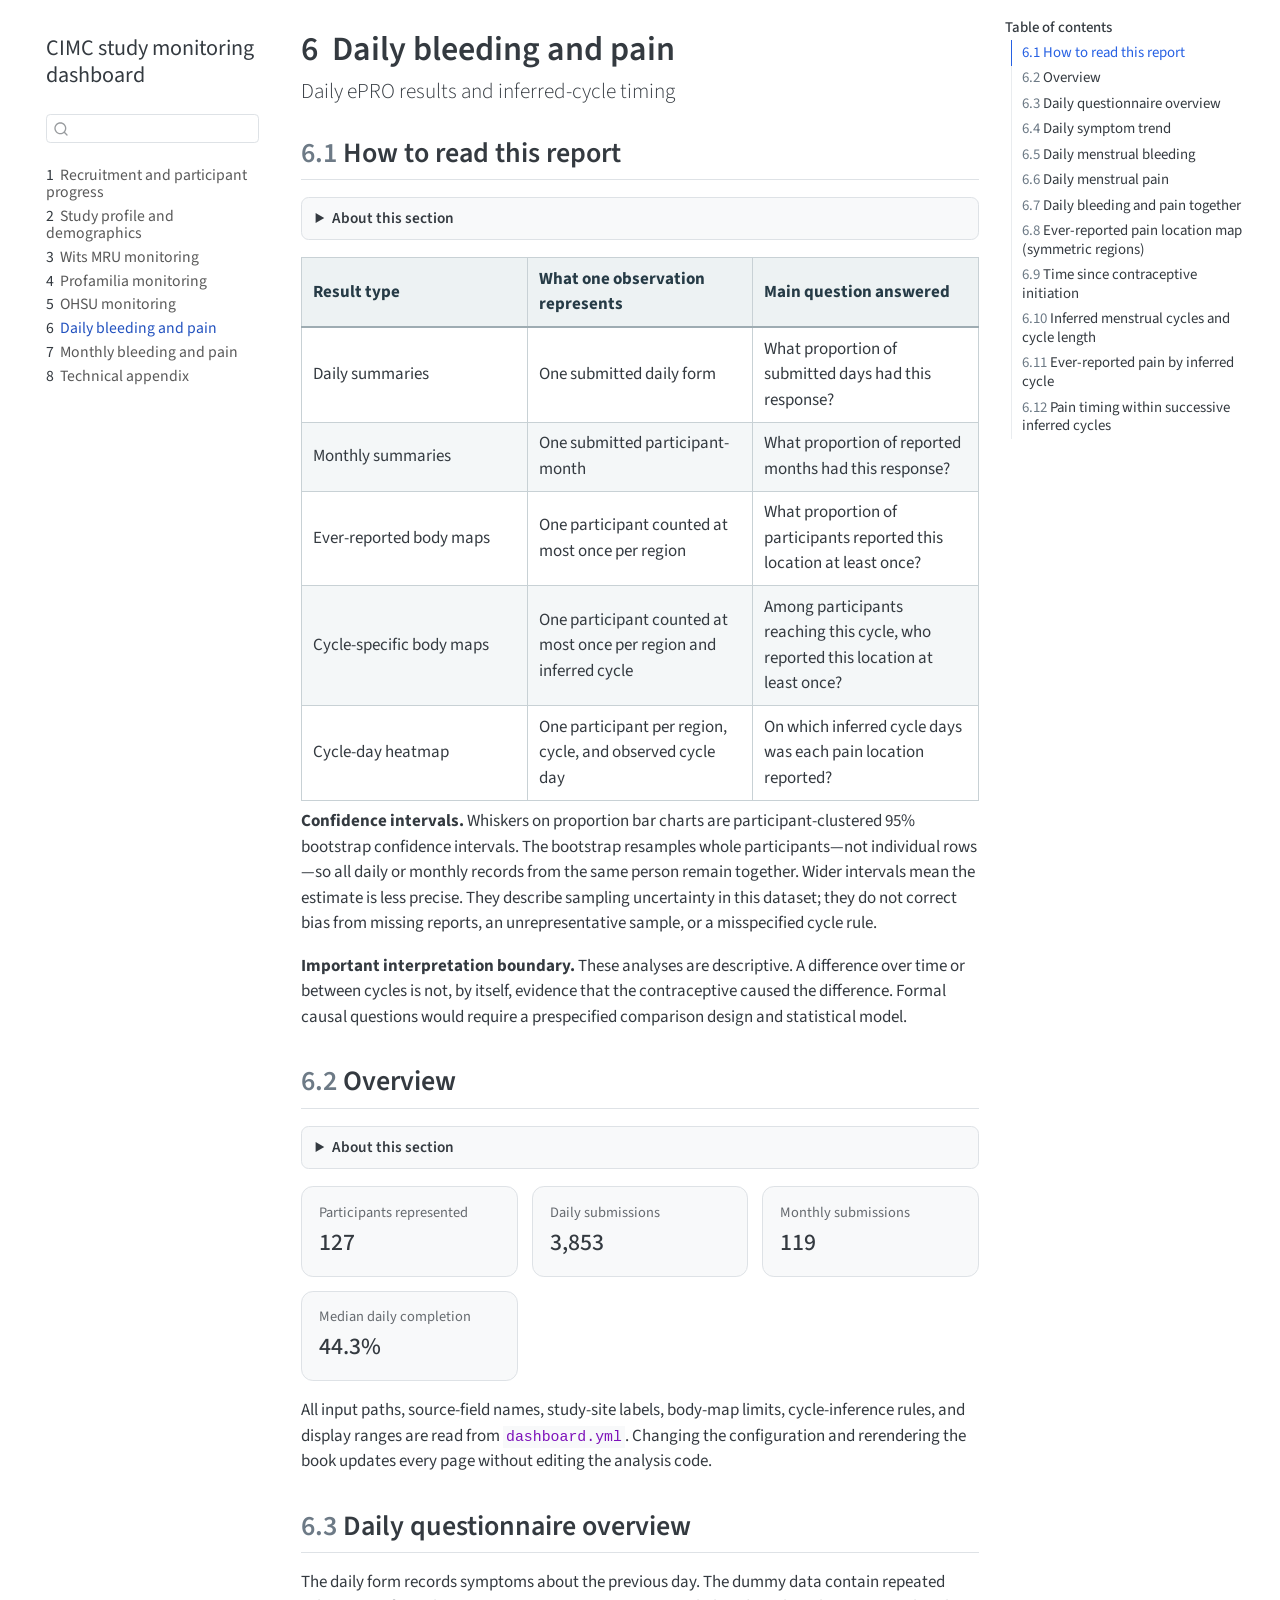
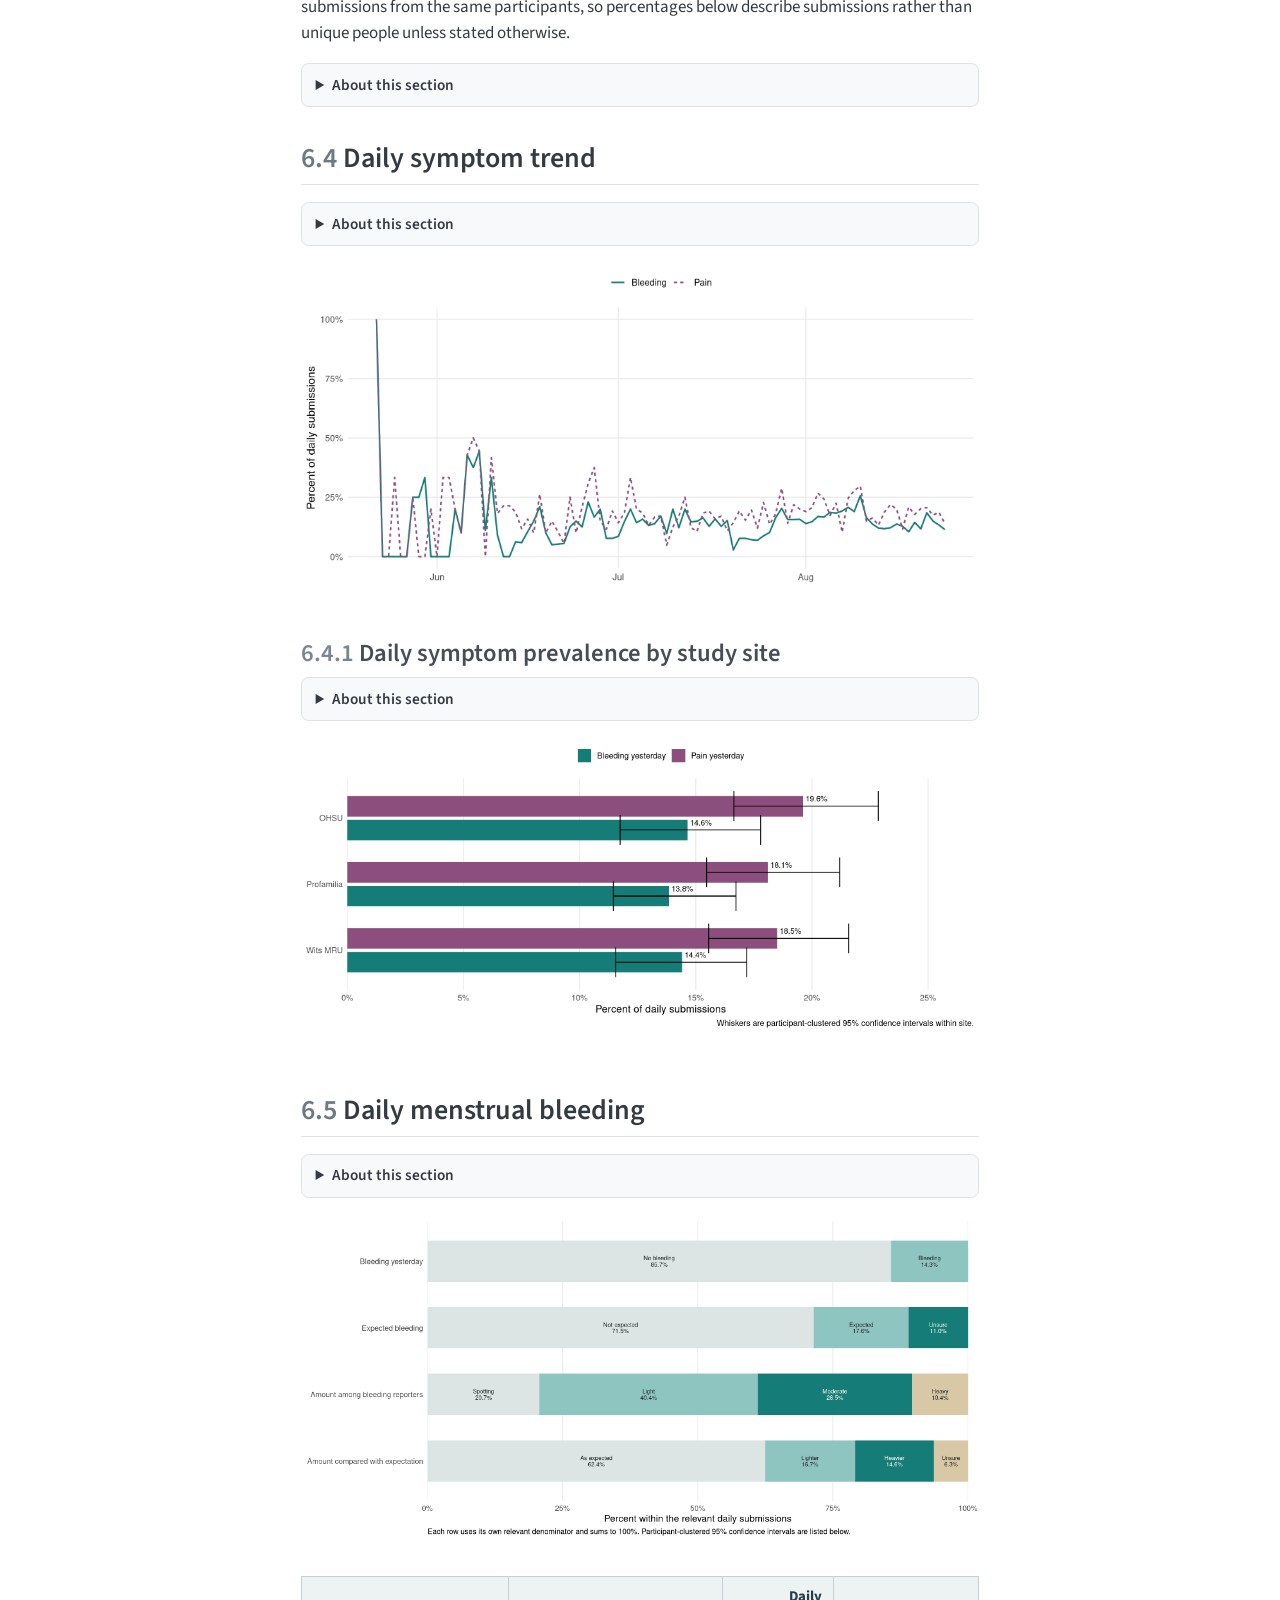
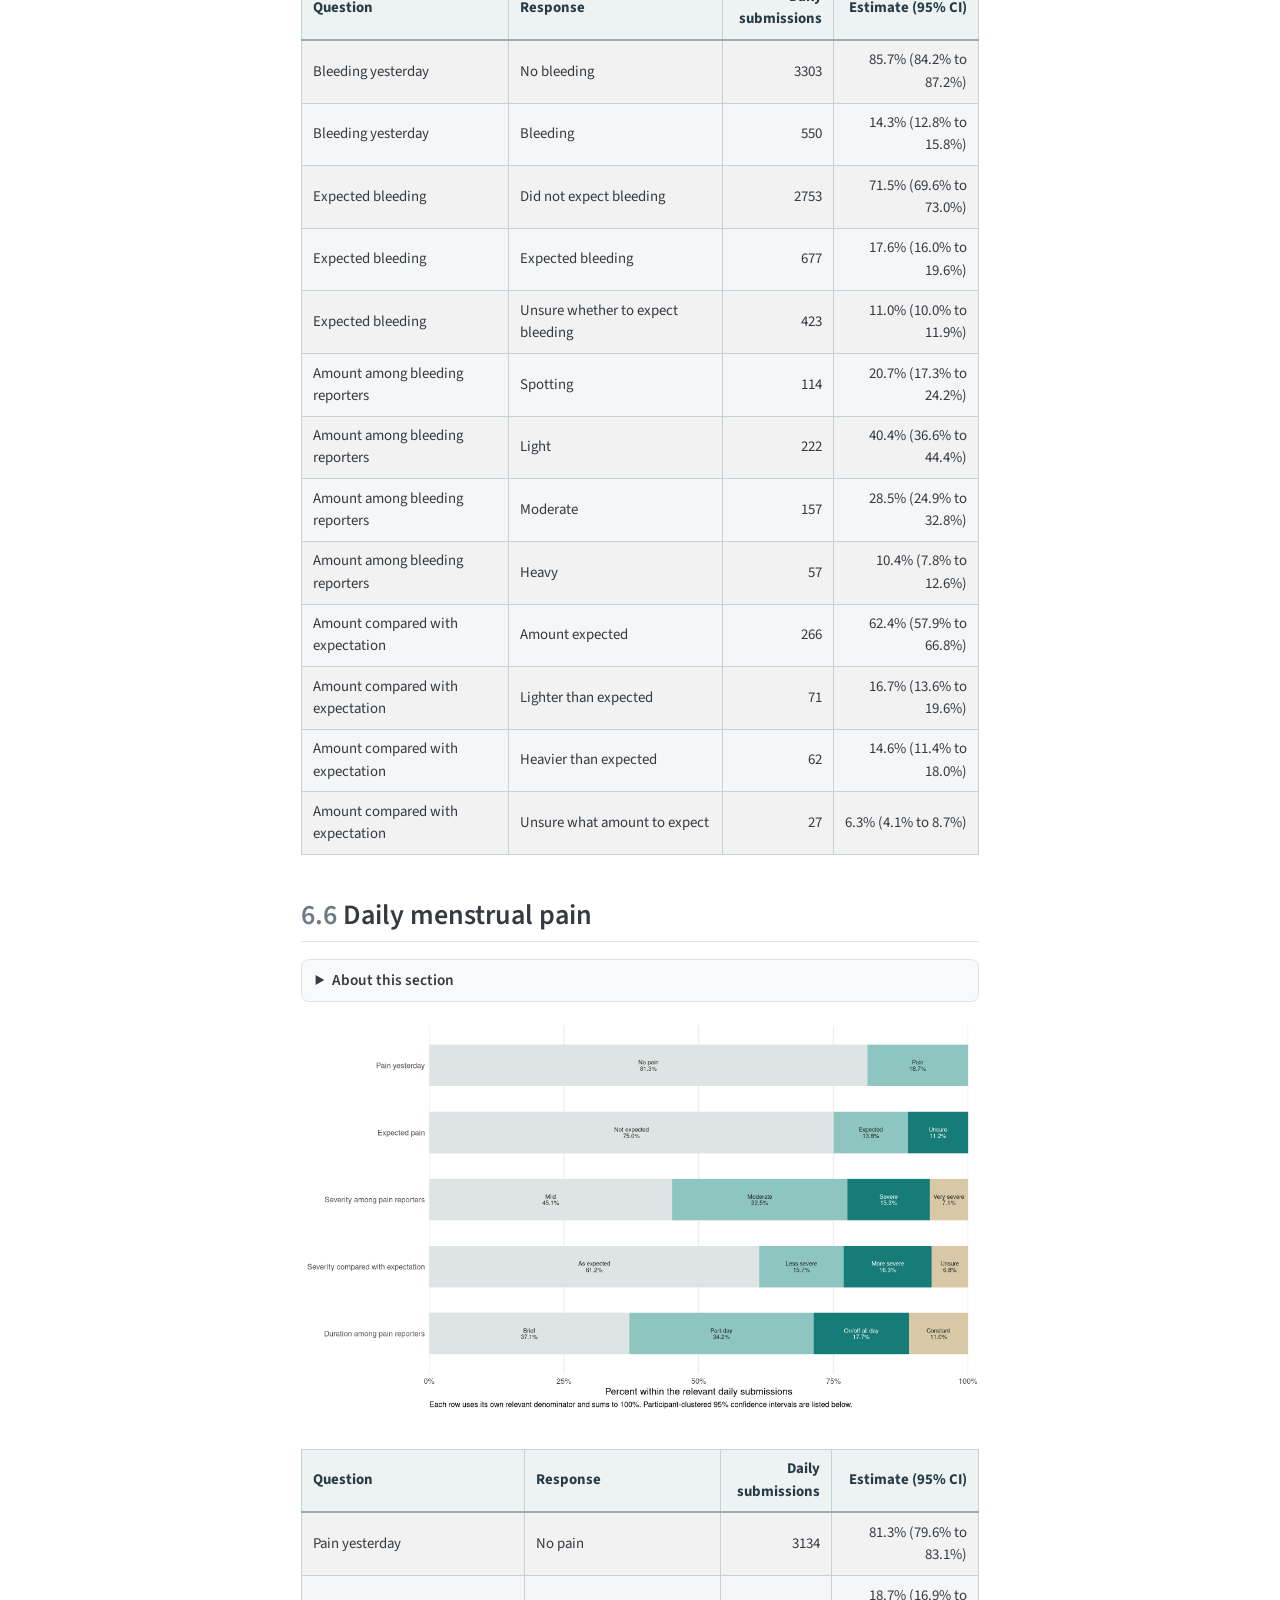
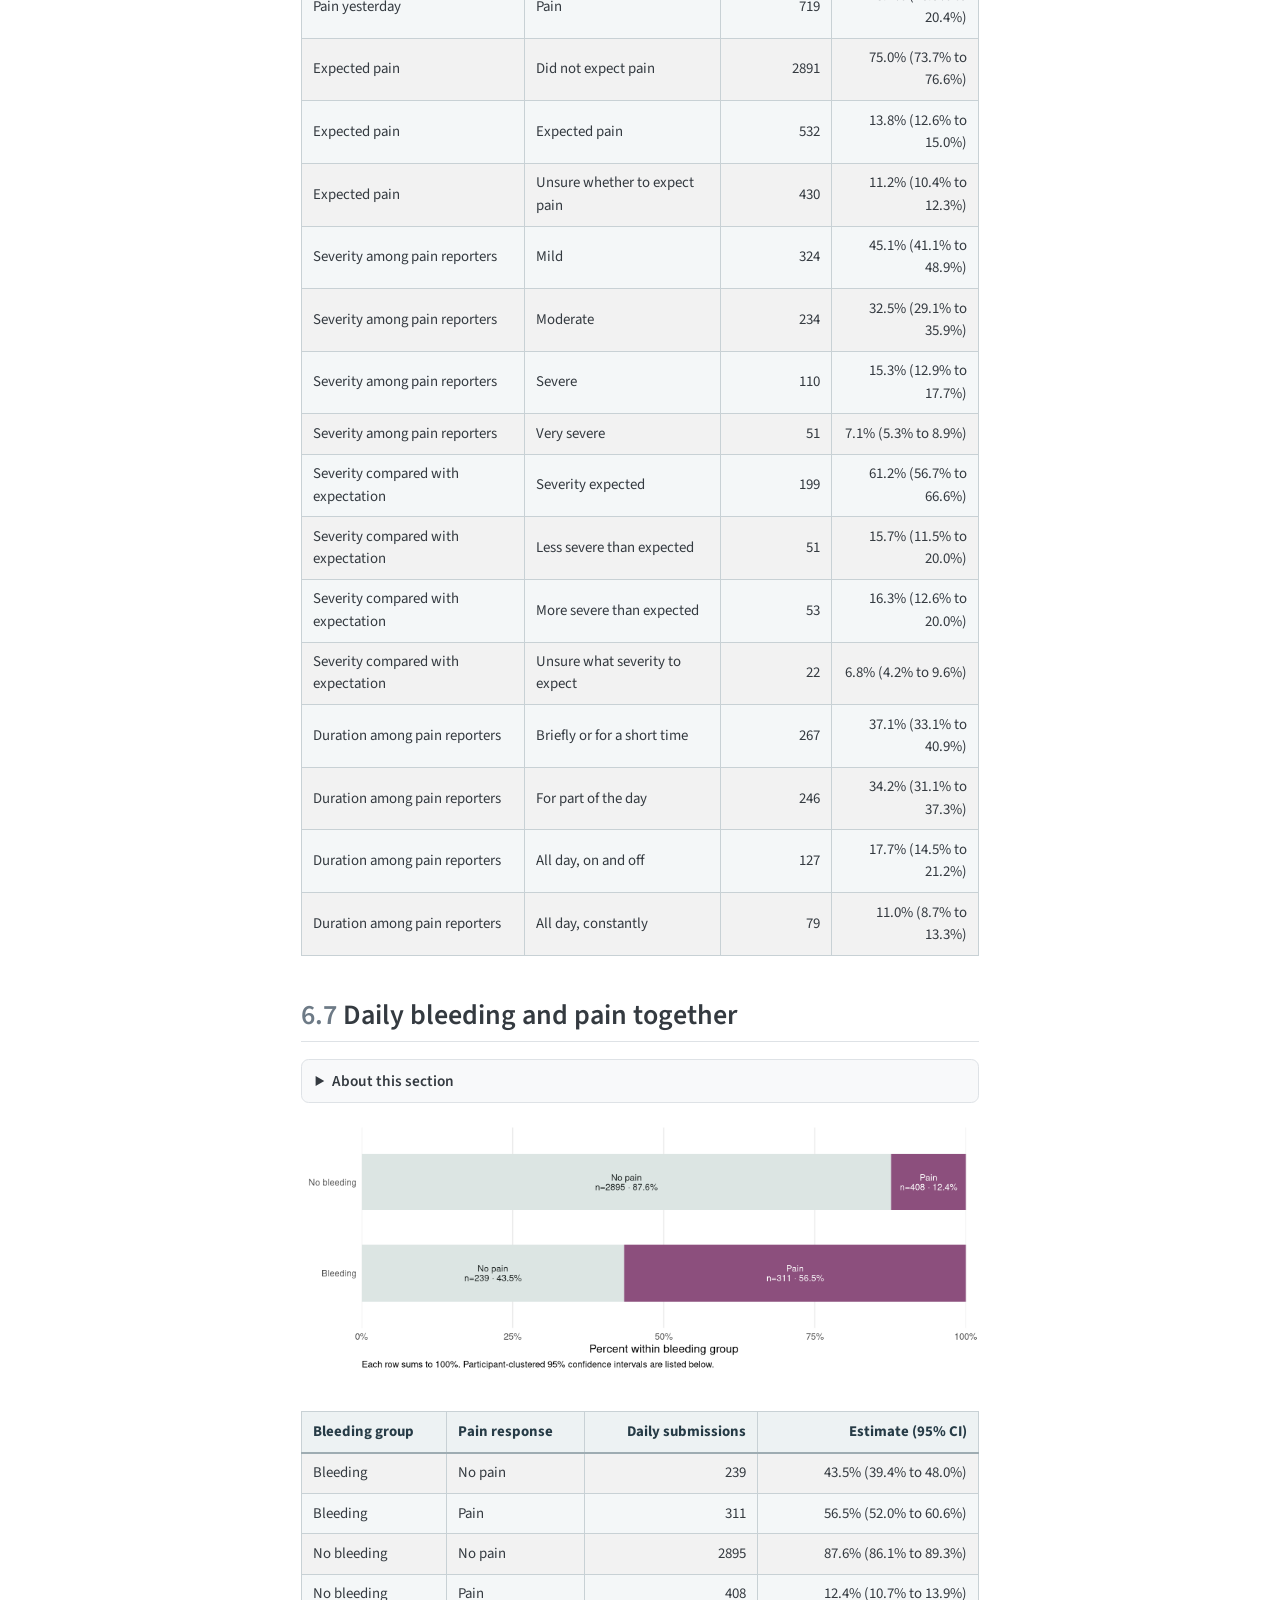
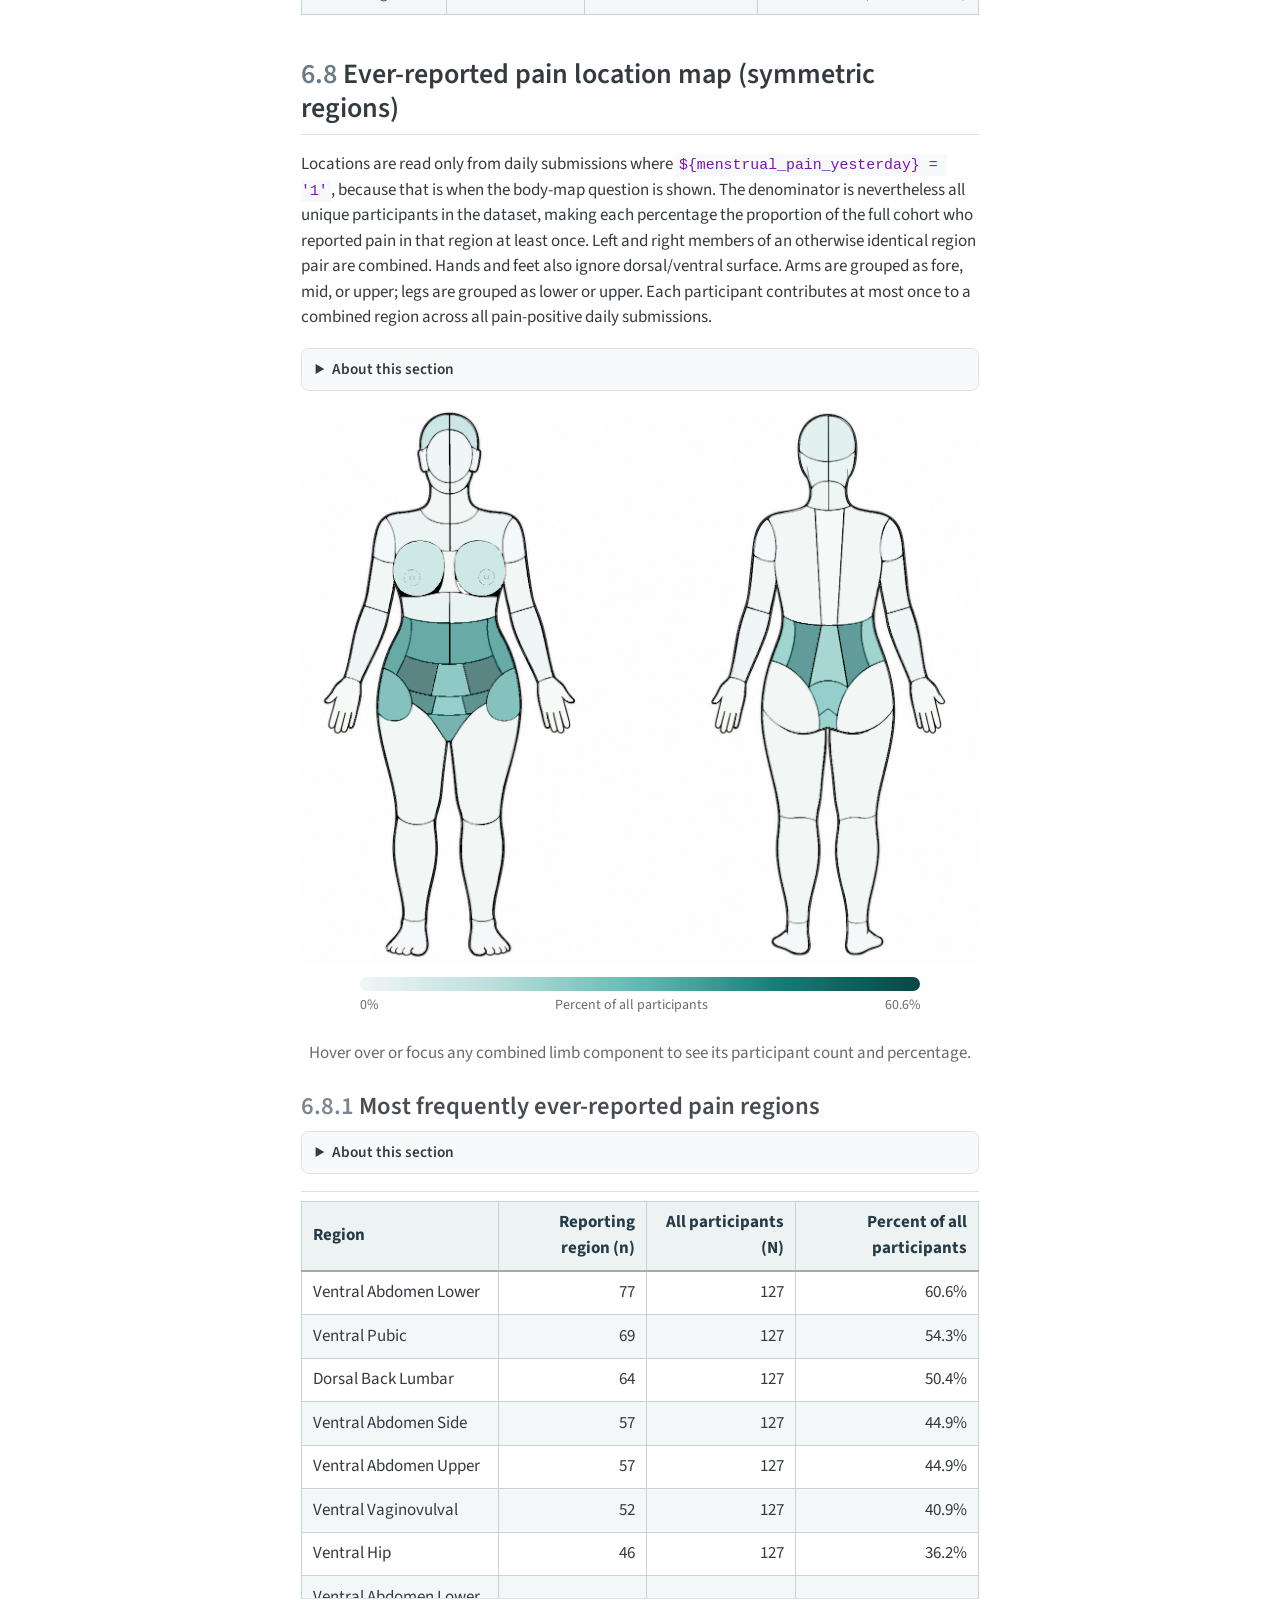
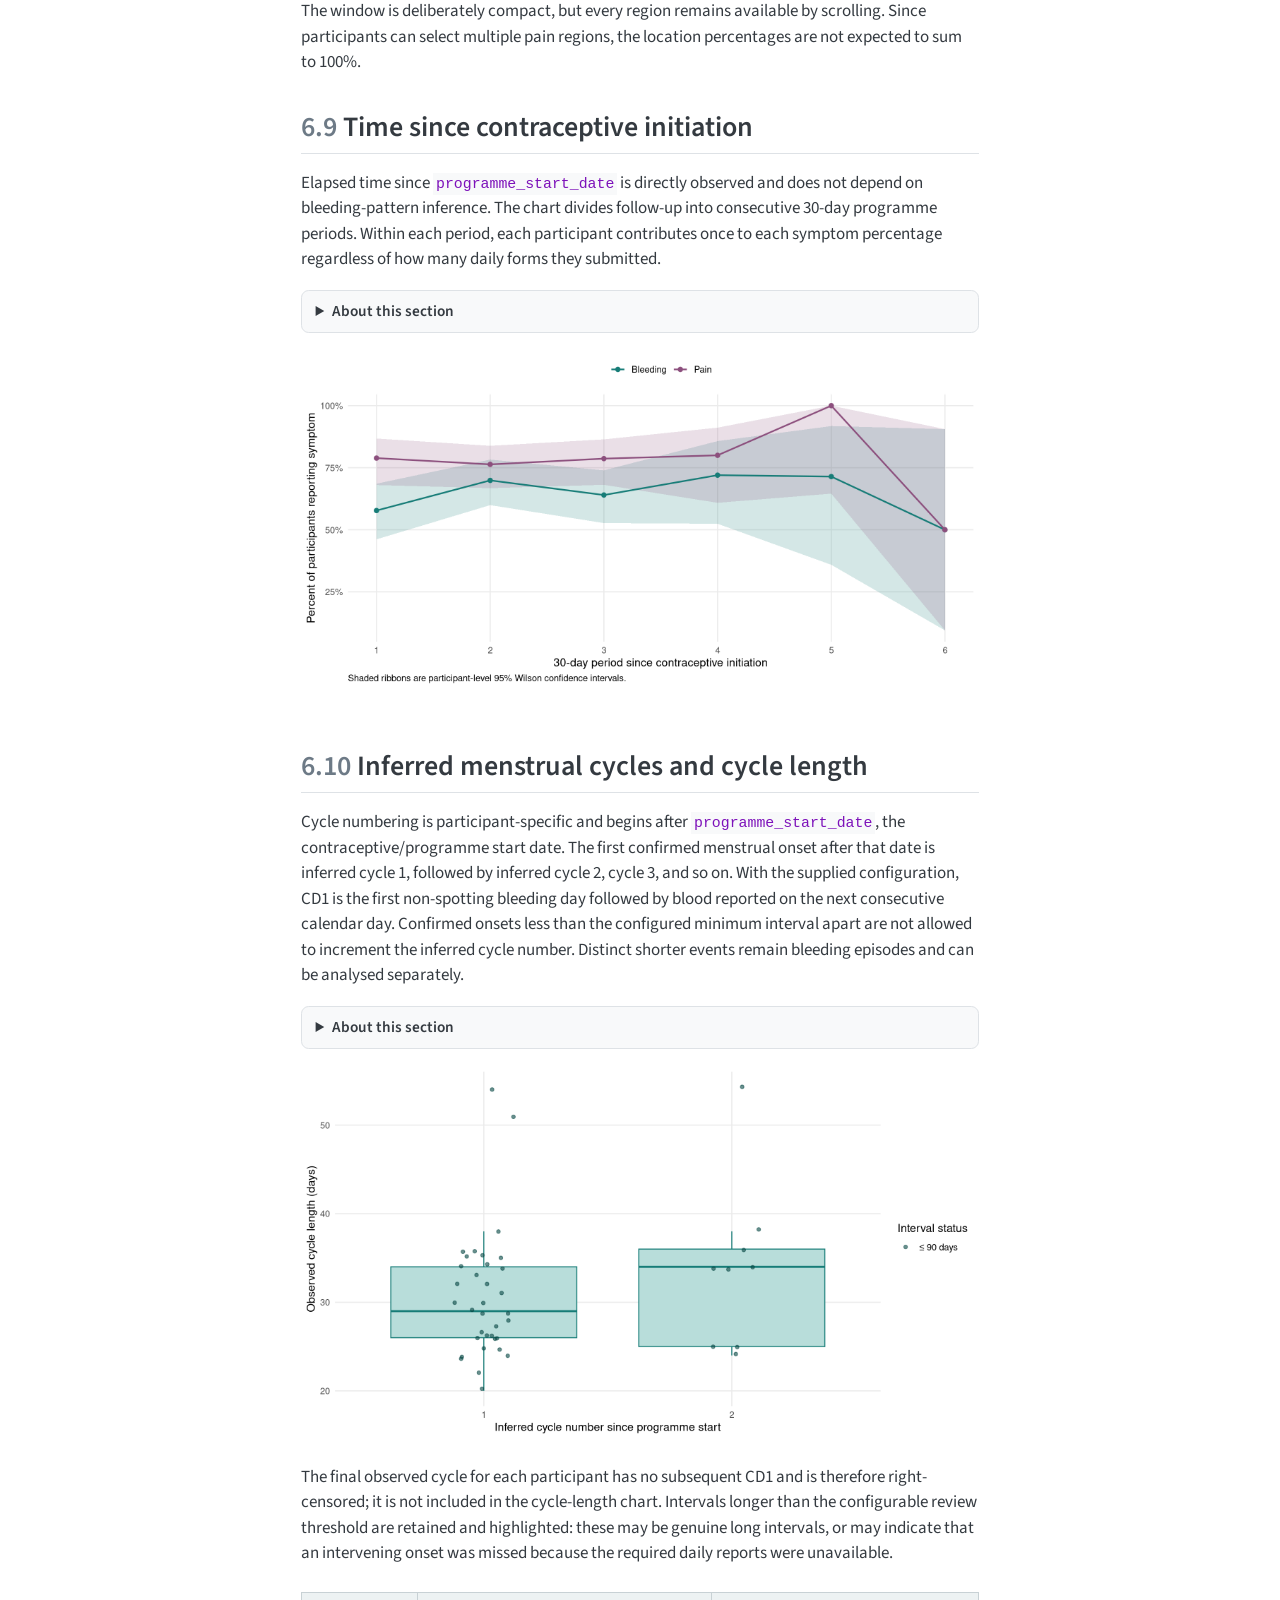
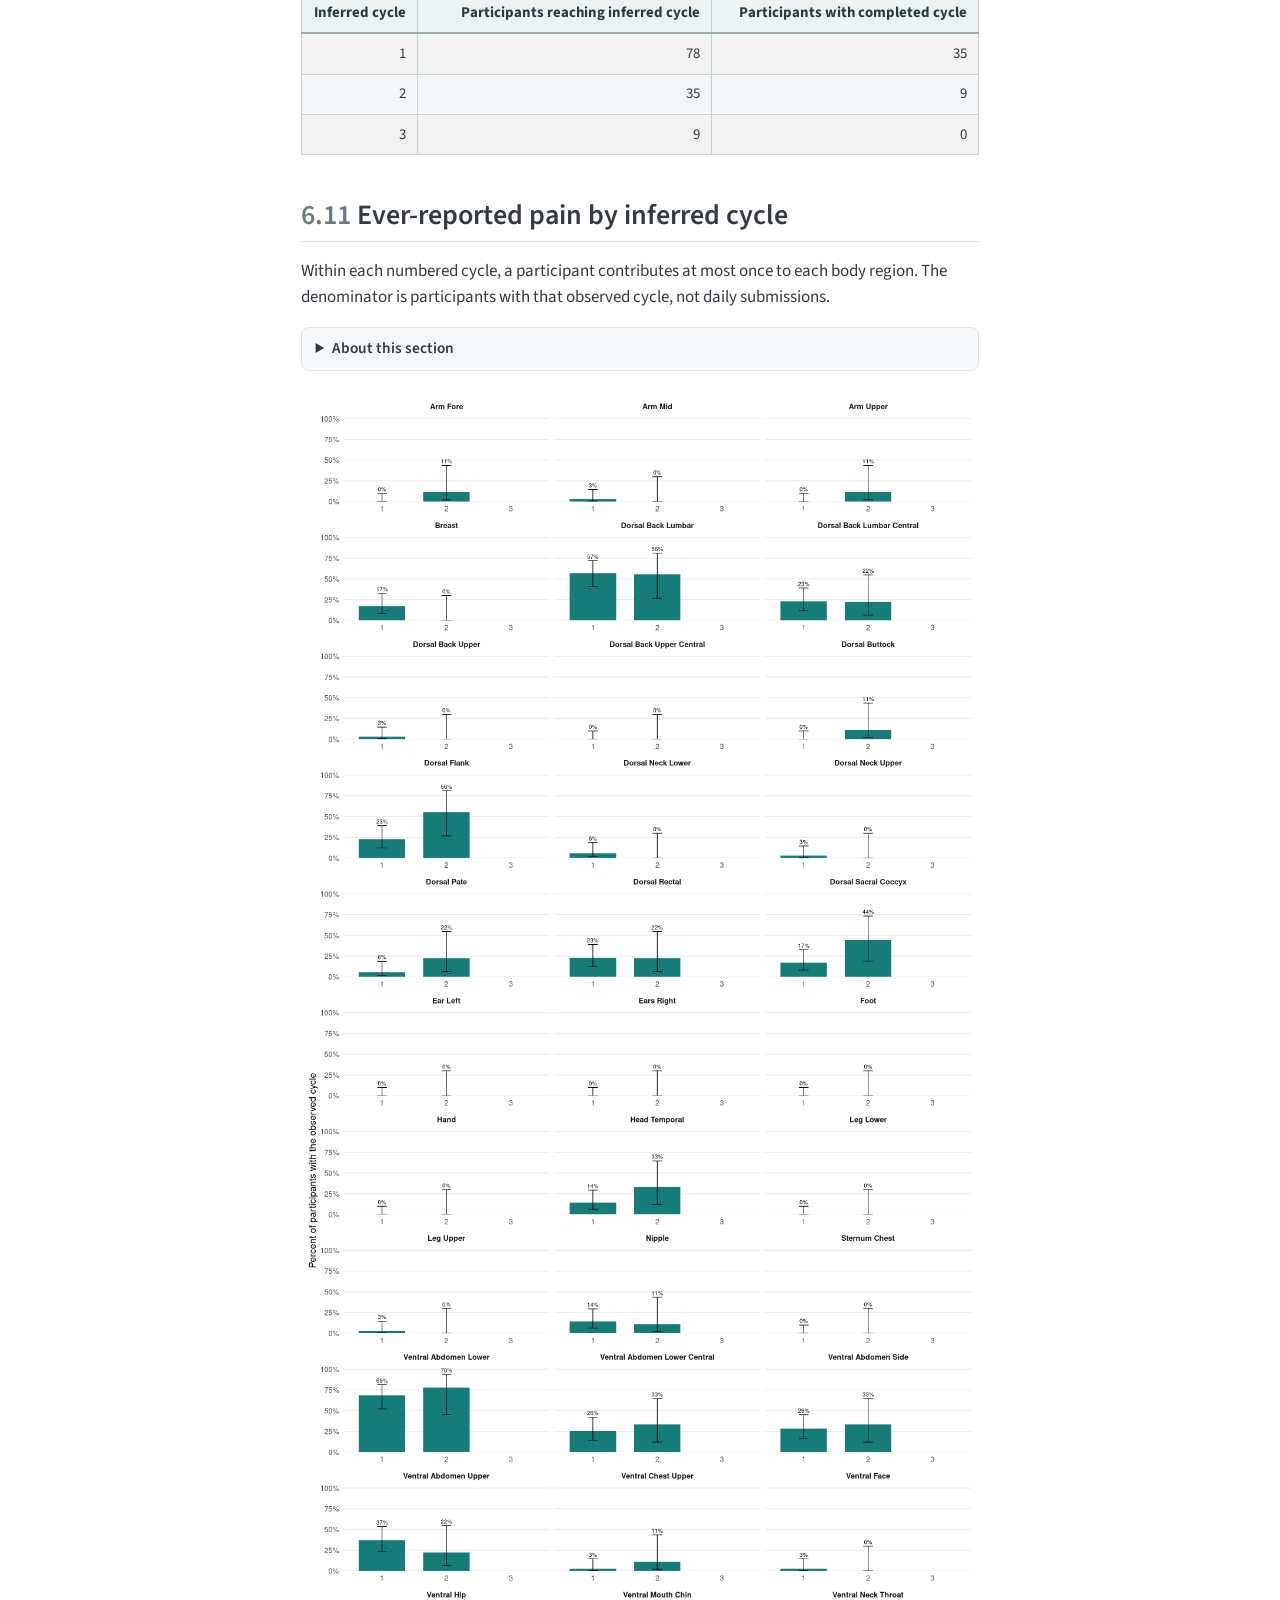
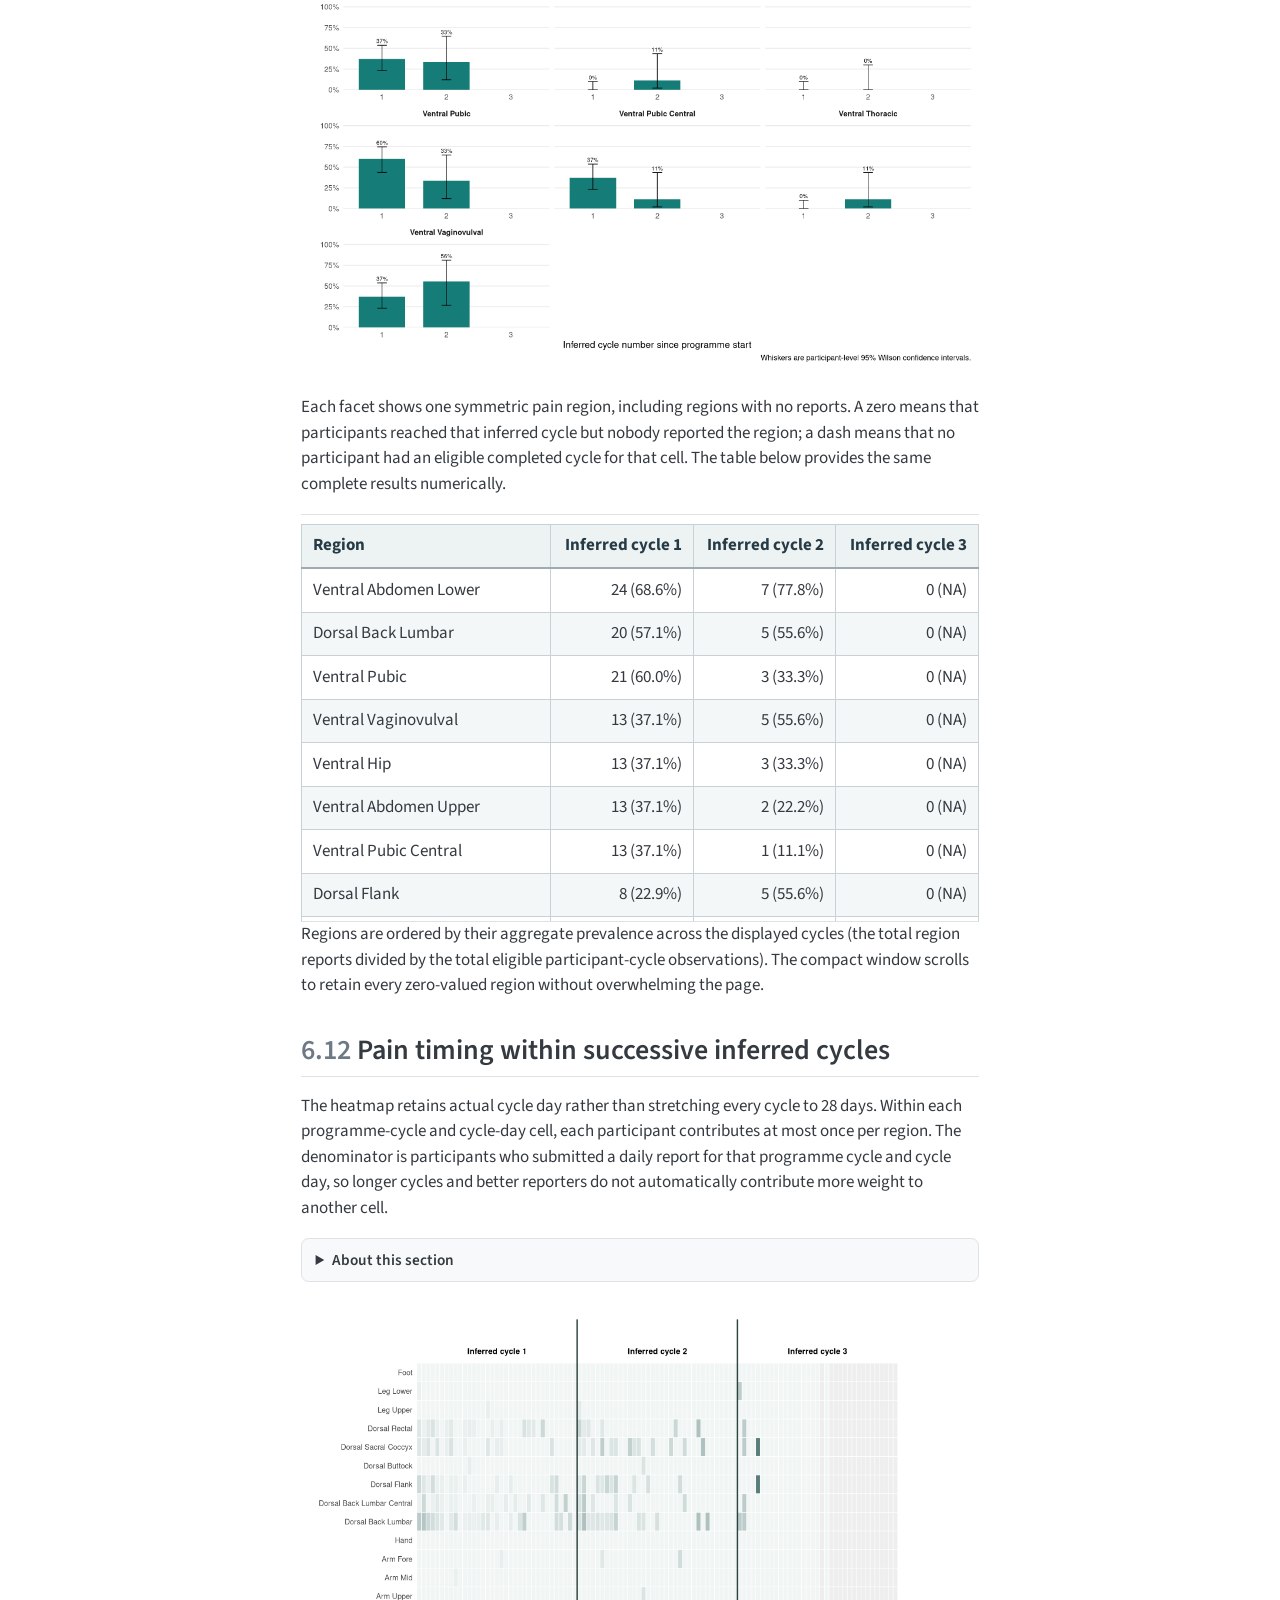
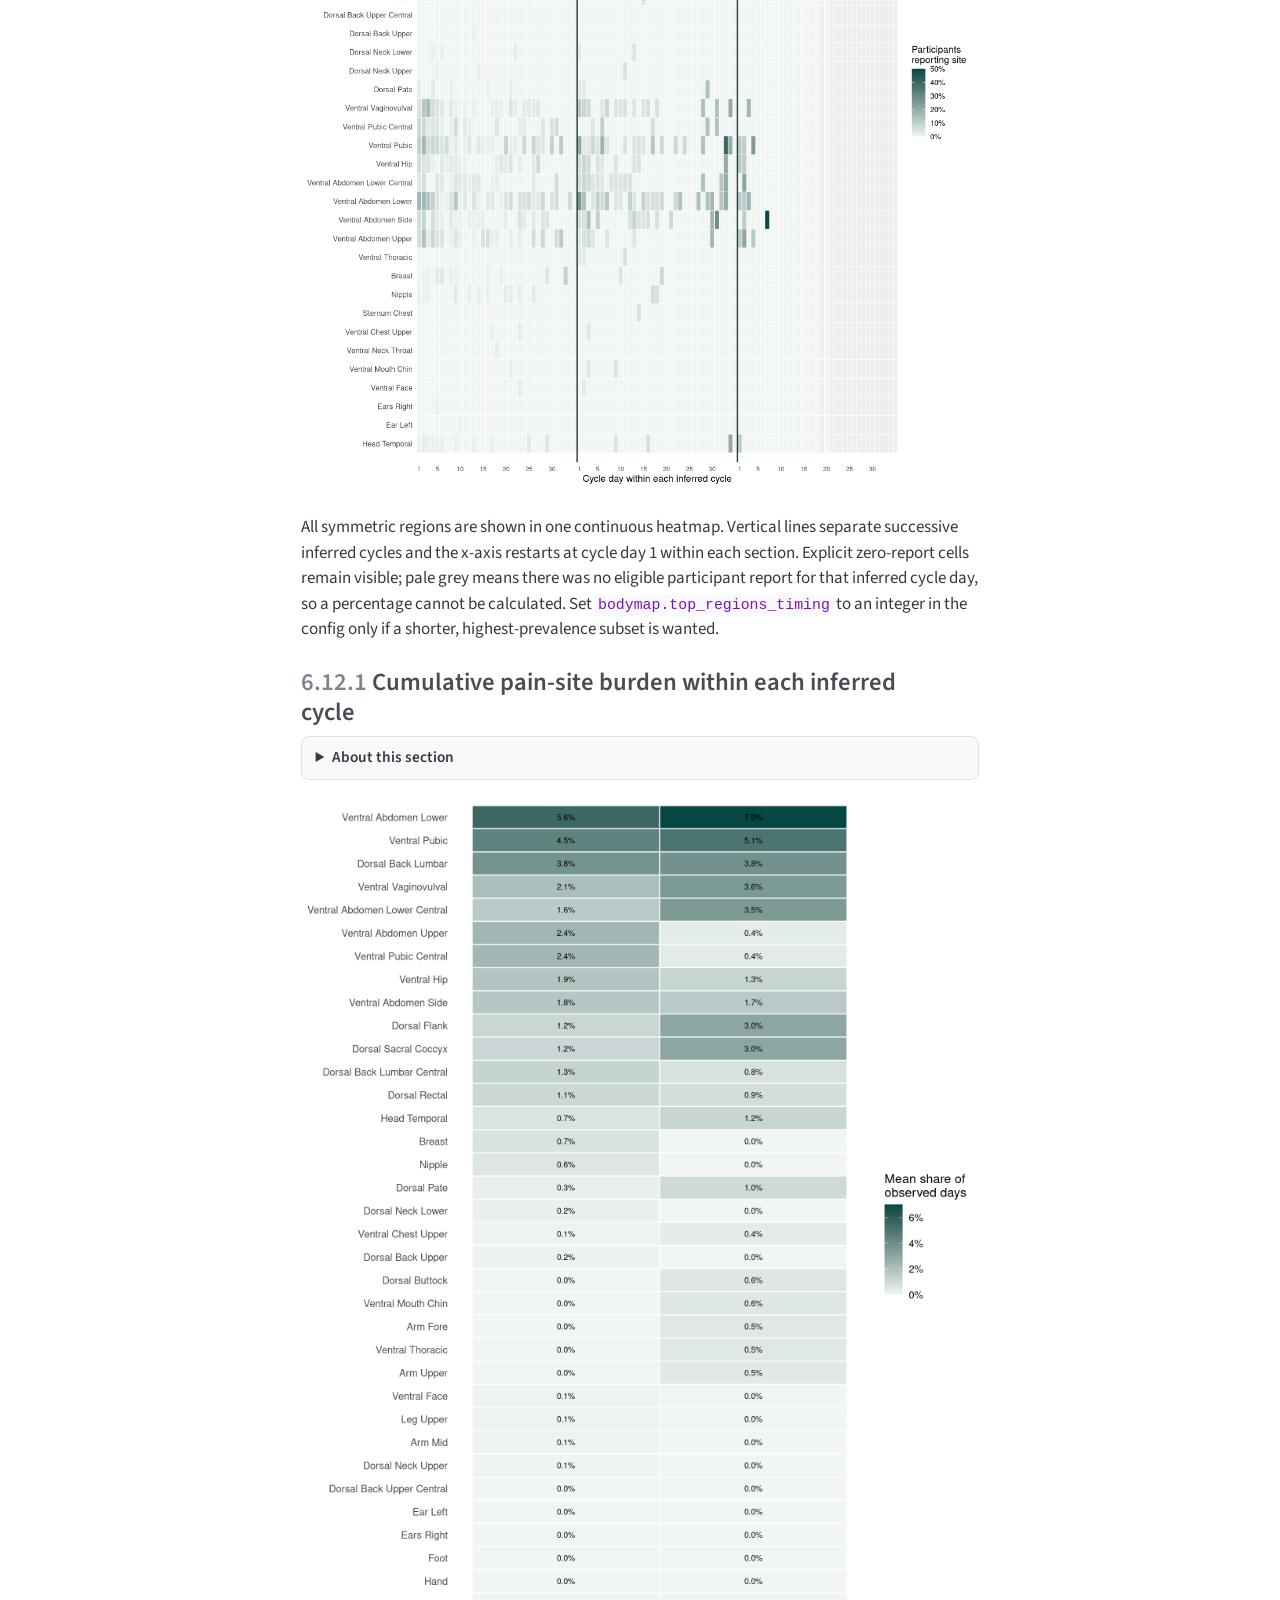
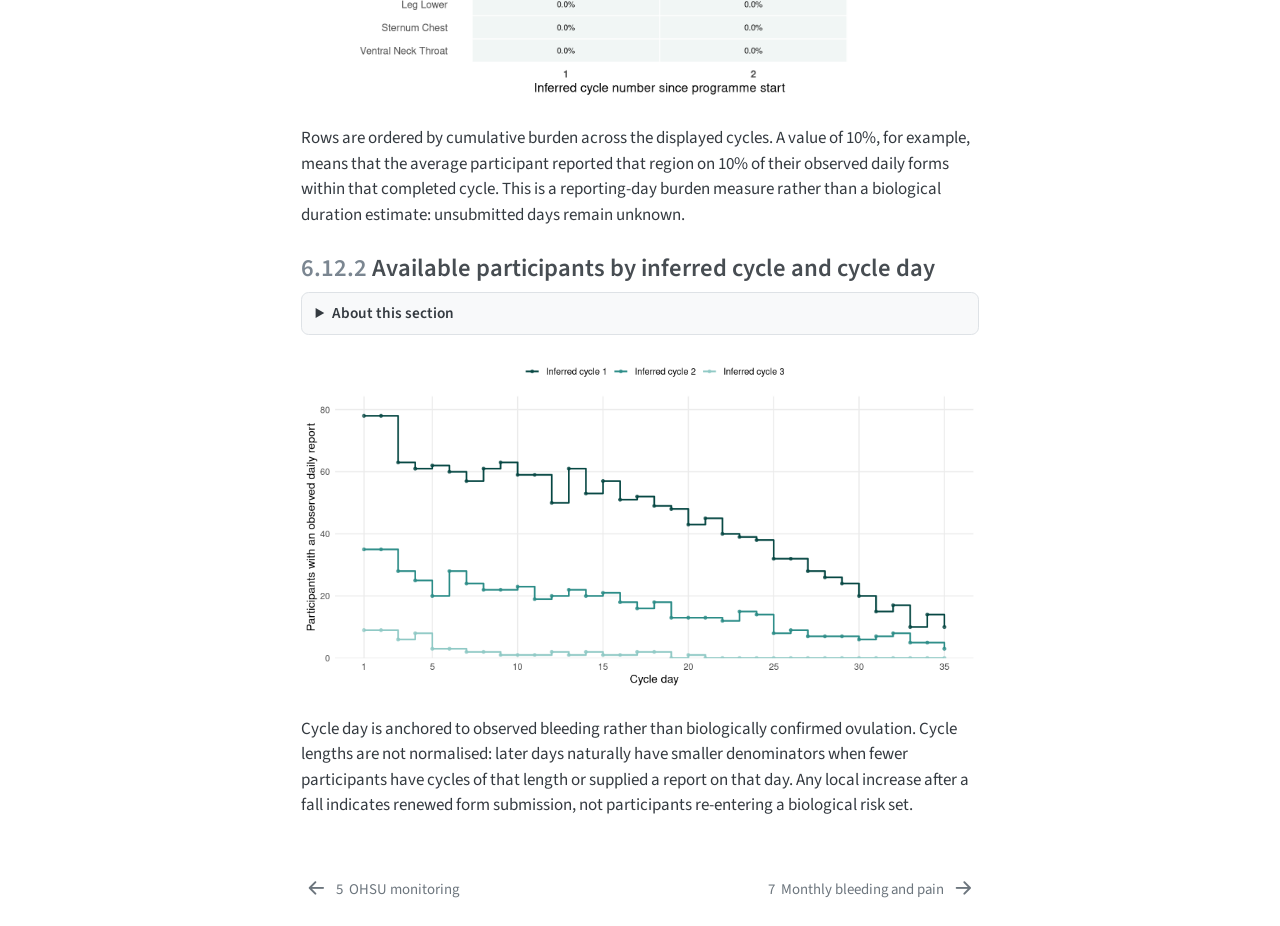
<file: docs/menstrual_epro_daily_monthly_analysis.html>
<!DOCTYPE html>
<html xmlns="http://www.w3.org/1999/xhtml" lang="en" xml:lang="en"><head>

<meta charset="utf-8">
<meta name="generator" content="quarto-1.6.40">

<meta name="viewport" content="width=device-width, initial-scale=1.0, user-scalable=yes">


<title>6&nbsp; Daily bleeding and pain – CIMC study monitoring dashboard</title>
<style>
code{white-space: pre-wrap;}
span.smallcaps{font-variant: small-caps;}
div.columns{display: flex; gap: min(4vw, 1.5em);}
div.column{flex: auto; overflow-x: auto;}
div.hanging-indent{margin-left: 1.5em; text-indent: -1.5em;}
ul.task-list{list-style: none;}
ul.task-list li input[type="checkbox"] {
  width: 0.8em;
  margin: 0 0.8em 0.2em -1em; /* quarto-specific, see https://github.com/quarto-dev/quarto-cli/issues/4556 */ 
  vertical-align: middle;
}
</style>


<script src="site_libs/quarto-nav/quarto-nav.js"></script>
<script src="site_libs/quarto-nav/headroom.min.js"></script>
<script src="site_libs/clipboard/clipboard.min.js"></script>
<script src="site_libs/quarto-search/autocomplete.umd.js"></script>
<script src="site_libs/quarto-search/fuse.min.js"></script>
<script src="site_libs/quarto-search/quarto-search.js"></script>
<meta name="quarto:offset" content="./">
<link href="./monthly_epro_analysis.html" rel="next">
<link href="./site_ohsu.html" rel="prev">
<script src="site_libs/quarto-html/quarto.js"></script>
<script src="site_libs/quarto-html/popper.min.js"></script>
<script src="site_libs/quarto-html/tippy.umd.min.js"></script>
<script src="site_libs/quarto-html/anchor.min.js"></script>
<link href="site_libs/quarto-html/tippy.css" rel="stylesheet">
<link href="site_libs/quarto-html/quarto-syntax-highlighting-549806ee2085284f45b00abea8c6df48.css" rel="stylesheet" id="quarto-text-highlighting-styles">
<script src="site_libs/bootstrap/bootstrap.min.js"></script>
<link href="site_libs/bootstrap/bootstrap-icons.css" rel="stylesheet">
<link href="site_libs/bootstrap/bootstrap-28710c93d7c50e973d952efcffab10bb.min.css" rel="stylesheet" append-hash="true" id="quarto-bootstrap" data-mode="light">
<script id="quarto-search-options" type="application/json">{
  "location": "sidebar",
  "copy-button": false,
  "collapse-after": 3,
  "panel-placement": "start",
  "type": "textbox",
  "limit": 50,
  "keyboard-shortcut": [
    "f",
    "/",
    "s"
  ],
  "show-item-context": false,
  "language": {
    "search-no-results-text": "No results",
    "search-matching-documents-text": "matching documents",
    "search-copy-link-title": "Copy link to search",
    "search-hide-matches-text": "Hide additional matches",
    "search-more-match-text": "more match in this document",
    "search-more-matches-text": "more matches in this document",
    "search-clear-button-title": "Clear",
    "search-text-placeholder": "",
    "search-detached-cancel-button-title": "Cancel",
    "search-submit-button-title": "Submit",
    "search-label": "Search"
  }
}</script>


<link rel="stylesheet" href="monitoring.css">
</head>

<body class="nav-sidebar floating">

<div id="quarto-search-results"></div>
  <header id="quarto-header" class="headroom fixed-top">
  <nav class="quarto-secondary-nav">
    <div class="container-fluid d-flex">
      <button type="button" class="quarto-btn-toggle btn" data-bs-toggle="collapse" role="button" data-bs-target=".quarto-sidebar-collapse-item" aria-controls="quarto-sidebar" aria-expanded="false" aria-label="Toggle sidebar navigation" onclick="if (window.quartoToggleHeadroom) { window.quartoToggleHeadroom(); }">
        <i class="bi bi-layout-text-sidebar-reverse"></i>
      </button>
        <nav class="quarto-page-breadcrumbs" aria-label="breadcrumb"><ol class="breadcrumb"><li class="breadcrumb-item"><a href="./menstrual_epro_daily_monthly_analysis.html"><span class="chapter-number">6</span>&nbsp; <span class="chapter-title">Daily bleeding and pain</span></a></li></ol></nav>
        <a class="flex-grow-1" role="navigation" data-bs-toggle="collapse" data-bs-target=".quarto-sidebar-collapse-item" aria-controls="quarto-sidebar" aria-expanded="false" aria-label="Toggle sidebar navigation" onclick="if (window.quartoToggleHeadroom) { window.quartoToggleHeadroom(); }">      
        </a>
      <button type="button" class="btn quarto-search-button" aria-label="Search" onclick="window.quartoOpenSearch();">
        <i class="bi bi-search"></i>
      </button>
    </div>
  </nav>
</header>
<!-- content -->
<div id="quarto-content" class="quarto-container page-columns page-rows-contents page-layout-full">
<!-- sidebar -->
  <nav id="quarto-sidebar" class="sidebar collapse collapse-horizontal quarto-sidebar-collapse-item sidebar-navigation floating overflow-auto">
    <div class="pt-lg-2 mt-2 text-left sidebar-header">
    <div class="sidebar-title mb-0 py-0">
      <a href="./">CIMC study monitoring dashboard</a> 
    </div>
      </div>
        <div class="mt-2 flex-shrink-0 align-items-center">
        <div class="sidebar-search">
        <div id="quarto-search" class="" title="Search"></div>
        </div>
        </div>
    <div class="sidebar-menu-container"> 
    <ul class="list-unstyled mt-1">
        <li class="sidebar-item">
  <div class="sidebar-item-container"> 
  <a href="./index.html" class="sidebar-item-text sidebar-link">
 <span class="menu-text"><span class="chapter-number">1</span>&nbsp; <span class="chapter-title">Recruitment and participant progress</span></span></a>
  </div>
</li>
        <li class="sidebar-item">
  <div class="sidebar-item-container"> 
  <a href="./study_statistics.html" class="sidebar-item-text sidebar-link">
 <span class="menu-text"><span class="chapter-number">2</span>&nbsp; <span class="chapter-title">Study profile and demographics</span></span></a>
  </div>
</li>
        <li class="sidebar-item">
  <div class="sidebar-item-container"> 
  <a href="./site_wmru.html" class="sidebar-item-text sidebar-link">
 <span class="menu-text"><span class="chapter-number">3</span>&nbsp; <span class="chapter-title">Wits MRU monitoring</span></span></a>
  </div>
</li>
        <li class="sidebar-item">
  <div class="sidebar-item-container"> 
  <a href="./site_profamilia.html" class="sidebar-item-text sidebar-link">
 <span class="menu-text"><span class="chapter-number">4</span>&nbsp; <span class="chapter-title">Profamilia monitoring</span></span></a>
  </div>
</li>
        <li class="sidebar-item">
  <div class="sidebar-item-container"> 
  <a href="./site_ohsu.html" class="sidebar-item-text sidebar-link">
 <span class="menu-text"><span class="chapter-number">5</span>&nbsp; <span class="chapter-title">OHSU monitoring</span></span></a>
  </div>
</li>
        <li class="sidebar-item">
  <div class="sidebar-item-container"> 
  <a href="./menstrual_epro_daily_monthly_analysis.html" class="sidebar-item-text sidebar-link active">
 <span class="menu-text"><span class="chapter-number">6</span>&nbsp; <span class="chapter-title">Daily bleeding and pain</span></span></a>
  </div>
</li>
        <li class="sidebar-item">
  <div class="sidebar-item-container"> 
  <a href="./monthly_epro_analysis.html" class="sidebar-item-text sidebar-link">
 <span class="menu-text"><span class="chapter-number">7</span>&nbsp; <span class="chapter-title">Monthly bleeding and pain</span></span></a>
  </div>
</li>
        <li class="sidebar-item">
  <div class="sidebar-item-container"> 
  <a href="./technical_appendix.html" class="sidebar-item-text sidebar-link">
 <span class="menu-text"><span class="chapter-number">8</span>&nbsp; <span class="chapter-title">Technical appendix</span></span></a>
  </div>
</li>
    </ul>
    </div>
</nav>
<div id="quarto-sidebar-glass" class="quarto-sidebar-collapse-item" data-bs-toggle="collapse" data-bs-target=".quarto-sidebar-collapse-item"></div>
<!-- margin-sidebar -->
    <div id="quarto-margin-sidebar" class="sidebar margin-sidebar">
        <nav id="TOC" role="doc-toc" class="toc-active">
    <h2 id="toc-title">Table of contents</h2>
   
  <ul class="collapse">
  <li><a href="#how-to-read-this-report" id="toc-how-to-read-this-report" class="nav-link active" data-scroll-target="#how-to-read-this-report"><span class="header-section-number">6.1</span> How to read this report</a></li>
  <li><a href="#overview" id="toc-overview" class="nav-link" data-scroll-target="#overview"><span class="header-section-number">6.2</span> Overview</a></li>
  <li><a href="#daily-questionnaire-overview" id="toc-daily-questionnaire-overview" class="nav-link" data-scroll-target="#daily-questionnaire-overview"><span class="header-section-number">6.3</span> Daily questionnaire overview</a></li>
  <li><a href="#daily-symptom-trend" id="toc-daily-symptom-trend" class="nav-link" data-scroll-target="#daily-symptom-trend"><span class="header-section-number">6.4</span> Daily symptom trend</a></li>
  <li><a href="#daily-menstrual-bleeding" id="toc-daily-menstrual-bleeding" class="nav-link" data-scroll-target="#daily-menstrual-bleeding"><span class="header-section-number">6.5</span> Daily menstrual bleeding</a></li>
  <li><a href="#daily-menstrual-pain" id="toc-daily-menstrual-pain" class="nav-link" data-scroll-target="#daily-menstrual-pain"><span class="header-section-number">6.6</span> Daily menstrual pain</a></li>
  <li><a href="#daily-bleeding-and-pain-together" id="toc-daily-bleeding-and-pain-together" class="nav-link" data-scroll-target="#daily-bleeding-and-pain-together"><span class="header-section-number">6.7</span> Daily bleeding and pain together</a></li>
  <li><a href="#ever-reported-pain-location-map-symmetric-regions" id="toc-ever-reported-pain-location-map-symmetric-regions" class="nav-link" data-scroll-target="#ever-reported-pain-location-map-symmetric-regions"><span class="header-section-number">6.8</span> Ever-reported pain location map (symmetric regions)</a></li>
  <li><a href="#time-since-contraceptive-initiation" id="toc-time-since-contraceptive-initiation" class="nav-link" data-scroll-target="#time-since-contraceptive-initiation"><span class="header-section-number">6.9</span> Time since contraceptive initiation</a></li>
  <li><a href="#inferred-menstrual-cycles-and-cycle-length" id="toc-inferred-menstrual-cycles-and-cycle-length" class="nav-link" data-scroll-target="#inferred-menstrual-cycles-and-cycle-length"><span class="header-section-number">6.10</span> Inferred menstrual cycles and cycle length</a></li>
  <li><a href="#ever-reported-pain-by-inferred-cycle" id="toc-ever-reported-pain-by-inferred-cycle" class="nav-link" data-scroll-target="#ever-reported-pain-by-inferred-cycle"><span class="header-section-number">6.11</span> Ever-reported pain by inferred cycle</a></li>
  <li><a href="#pain-timing-within-successive-inferred-cycles" id="toc-pain-timing-within-successive-inferred-cycles" class="nav-link" data-scroll-target="#pain-timing-within-successive-inferred-cycles"><span class="header-section-number">6.12</span> Pain timing within successive inferred cycles</a></li>
  </ul>
</nav>
    </div>
<!-- main -->
<main class="content column-body" id="quarto-document-content">

<header id="title-block-header" class="quarto-title-block default">
<div class="quarto-title">
<h1 class="title"><span class="chapter-number">6</span>&nbsp; <span class="chapter-title">Daily bleeding and pain</span></h1>
<p class="subtitle lead">Daily ePRO results and inferred-cycle timing</p>
</div>



<div class="quarto-title-meta column-body">

    
  
    
  </div>
  


</header>


<style>
.bodymap-summary {
  display: grid;
  grid-template-columns: repeat(auto-fit, minmax(170px, 1fr));
  gap: .8rem;
  margin: 0 0 1rem;
}

.bodymap-stat {
  padding: .85rem 1rem;
  border: 1px solid var(--bs-border-color);
  border-radius: .7rem;
  background: var(--bs-tertiary-bg);
}

.bodymap-stat-label {
  color: var(--bs-secondary-color);
  font-size: .85rem;
  margin-bottom: .15rem;
}

.bodymap-stat-value {
  font-size: 1.4rem;
  font-weight: 500;
}

.bodymap-frame {
  position: relative;
  width: 100%;
  max-width: 1180px;
  margin: 0 auto;
}

.bodymap-frame svg {
  display: block;
  width: 100%;
  height: auto;
  max-height: 78vh;
}

.bodymap-region {
  transition: filter 120ms ease, stroke-width 120ms ease;
}

.bodymap-region:hover {
  filter: brightness(.9) saturate(1.08);
  stroke: #173f40 !important;
  stroke-width: 1.5px !important;
}

.bodymap-region:focus {
  outline: none;
  filter: brightness(.9) saturate(1.08);
  stroke: #173f40 !important;
  stroke-width: 2px !important;
}

.bodymap-hover {
  display: none;
  position: absolute;
  pointer-events: none;
  z-index: 10;
  opacity: 0;
}

.bodymap-hover.is-visible {
  display: block;
  opacity: 1;
}

.bodymap-legend {
  max-width: 560px;
  margin: .8rem auto 1.5rem;
}

.bodymap-gradient {
  height: .8rem;
  border-radius: 999px;
  background: linear-gradient(90deg, #f1f6f5, #b8ddda, #61b9b2, #167c77, #064743);
}

.bodymap-legend-labels {
  display: flex;
  justify-content: space-between;
  color: var(--bs-secondary-color);
  font-size: .82rem;
  margin-top: .25rem;
}

.bodymap-note {
  color: var(--bs-secondary-color);
  text-align: center;
  margin: .35rem 0 1rem;
}

.bodymap-warning {
  border-left: 4px solid #c97a15;
  background: var(--bs-warning-bg-subtle);
  padding: .75rem 1rem;
  margin: 1rem 0;
}

.bodymap-table-scroll {
  max-height: 24rem;
  overflow-y: auto;
  border-top: 1px solid var(--bs-border-color);
  border-bottom: 1px solid var(--bs-border-color);
}

.bodymap-table-scroll table {
  margin-bottom: 0;
}

.bodymap-table-scroll thead th {
  position: sticky;
  top: 0;
  z-index: 1;
  background: #edf2f3;
}
</style>
<section id="how-to-read-this-report" class="level2" data-number="6.1">
<h2 data-number="6.1" class="anchored" data-anchor-id="how-to-read-this-report"><span class="header-section-number">6.1</span> How to read this report</h2>
<p>This report answers several related—but different—questions. Keeping the unit and denominator clear is essential because the same participant can submit many daily forms, several monthly forms, and observations from multiple menstrual cycles.</p>
<table class="caption-top table">
<colgroup>
<col style="width: 33%">
<col style="width: 33%">
<col style="width: 33%">
</colgroup>
<thead>
<tr class="header">
<th>Result type</th>
<th>What one observation represents</th>
<th>Main question answered</th>
</tr>
</thead>
<tbody>
<tr class="odd">
<td>Daily summaries</td>
<td>One submitted daily form</td>
<td>What proportion of submitted days had this response?</td>
</tr>
<tr class="even">
<td>Monthly summaries</td>
<td>One submitted participant-month</td>
<td>What proportion of reported months had this response?</td>
</tr>
<tr class="odd">
<td>Ever-reported body maps</td>
<td>One participant counted at most once per region</td>
<td>What proportion of participants reported this location at least once?</td>
</tr>
<tr class="even">
<td>Cycle-specific body maps</td>
<td>One participant counted at most once per region and inferred cycle</td>
<td>Among participants reaching this cycle, who reported this location at least once?</td>
</tr>
<tr class="odd">
<td>Cycle-day heatmap</td>
<td>One participant per region, cycle, and observed cycle day</td>
<td>On which inferred cycle days was each pain location reported?</td>
</tr>
</tbody>
</table>
<p><strong>Confidence intervals.</strong> Whiskers on proportion bar charts are participant-clustered 95% bootstrap confidence intervals. The bootstrap resamples whole participants—not individual rows—so all daily or monthly records from the same person remain together. Wider intervals mean the estimate is less precise. They describe sampling uncertainty in this dataset; they do not correct bias from missing reports, an unrepresentative sample, or a misspecified cycle rule.</p>
<p><strong>Important interpretation boundary.</strong> These analyses are descriptive. A difference over time or between cycles is not, by itself, evidence that the contraceptive caused the difference. Formal causal questions would require a prespecified comparison design and statistical model.</p>
</section>
<section id="overview" class="level2" data-number="6.2">
<h2 data-number="6.2" class="anchored" data-anchor-id="overview"><span class="header-section-number">6.2</span> Overview</h2>
<p>Daily percentages use submitted daily records as the denominator. Monthly percentages use submitted participant-month records. Conditional questions use only records for which the XLSForm skip logic makes the question relevant.</p>
<div class="bodymap-summary">
  <div class="bodymap-stat">
    <div class="bodymap-stat-label">Participants represented</div>
    <div class="bodymap-stat-value">127</div>
  </div>
  <div class="bodymap-stat">
    <div class="bodymap-stat-label">Daily submissions</div>
    <div class="bodymap-stat-value">3,853</div>
  </div>
  <div class="bodymap-stat">
    <div class="bodymap-stat-label">Monthly submissions</div>
    <div class="bodymap-stat-value">119</div>
  </div>
  <div class="bodymap-stat">
    <div class="bodymap-stat-label">Median daily completion</div>
    <div class="bodymap-stat-value">44.3%</div>
  </div>
</div>
<p>All input paths, source-field names, study-site labels, body-map limits, cycle-inference rules, and display ranges are read from <code>dashboard.yml</code>. Changing the configuration and rerendering the book updates every page without editing the analysis code.</p>
</section>
<section id="daily-questionnaire-overview" class="level2" data-number="6.3">
<h2 data-number="6.3" class="anchored" data-anchor-id="daily-questionnaire-overview"><span class="header-section-number">6.3</span> Daily questionnaire overview</h2>
<p>The daily form records symptoms about the previous day. The dummy data contain repeated submissions from the same participants, so percentages below describe submissions rather than unique people unless stated otherwise.</p>
<p><strong>What.</strong> This section describes bleeding and pain one day at a time.</p>
<p><strong>How.</strong> Each submitted daily form is initially one observation. Conditional follow-up questions use only forms for which the question applied—for example, pain severity is calculated only among forms reporting pain.</p>
<p><strong>Why.</strong> Daily reporting captures short-term variation that a monthly recall question may smooth over or forget. It is especially useful for identifying timing and symptom co-occurrence.</p>
</section>
<section id="daily-symptom-trend" class="level2" data-number="6.4">
<h2 data-number="6.4" class="anchored" data-anchor-id="daily-symptom-trend"><span class="header-section-number">6.4</span> Daily symptom trend</h2>
<p><strong>What it shows.</strong> The lines show the percentage of submitted daily forms reporting bleeding or pain on each calendar date.</p>
<p><strong>How to read it.</strong> Peaks indicate dates on which a larger share of available submissions were positive. They do not necessarily mean more participants were enrolled on those dates, so completion volume and missingness should be checked alongside the trend.</p>
<div class="cell">
<div class="cell-output-display">
<div>
<figure class="figure">
<p><img src="menstrual_epro_daily_monthly_analysis_files/figure-html/daily-trend-1.png" class="img-fluid figure-img" width="960"></p>
</figure>
</div>
</div>
</div>
<section id="daily-symptom-prevalence-by-study-site" class="level3" data-number="6.4.1">
<h3 data-number="6.4.1" class="anchored" data-anchor-id="daily-symptom-prevalence-by-study-site"><span class="header-section-number">6.4.1</span> Daily symptom prevalence by study site</h3>
<p><strong>What it shows.</strong> This selected site breakdown compares the proportion of daily submissions reporting bleeding or pain across the three study sites.</p>
<p><strong>How it is calculated.</strong> The denominator is submitted daily forms within each site. Confidence intervals resample whole participants within that site, so repeated forms from one participant remain together.</p>
<p><strong>Why it helps.</strong> A pooled percentage can conceal operational, population, or reporting differences between sites. The chart is descriptive and should prompt investigation rather than a causal conclusion about site.</p>
<div class="cell">
<div class="cell-output-display">
<div>
<figure class="figure">
<p><img src="menstrual_epro_daily_monthly_analysis_files/figure-html/daily-site-symptom-prevalence-1.png" class="img-fluid figure-img" width="1056"></p>
</figure>
</div>
</div>
</div>
</section>
</section>
<section id="daily-menstrual-bleeding" class="level2" data-number="6.5">
<h2 data-number="6.5" class="anchored" data-anchor-id="daily-menstrual-bleeding"><span class="header-section-number">6.5</span> Daily menstrual bleeding</h2>
<p><strong>What it shows.</strong> Four separate distributions describe whether bleeding occurred, whether it was expected, its amount, and how that amount compared with expectation.</p>
<p><strong>How it is calculated.</strong> Each panel has its own relevant denominator. The first two use all daily submissions; amount uses bleeding-positive submissions; comparison with expectation uses bleeding-positive submissions for which bleeding was expected.</p>
<p><strong>Why it matters.</strong> Separating occurrence, amount, and predictability distinguishes a common but expected pattern from bleeding that is surprising or difficult to anticipate.</p>
<div class="cell">
<div class="cell-output-display">
<div>
<figure class="figure">
<p><img src="menstrual_epro_daily_monthly_analysis_files/figure-html/bleeding-summary-1.png" class="img-fluid figure-img" width="1152"></p>
</figure>
</div>
</div>
</div>
<div class="cell">
<div class="cell-output-display">
<table class="caption-top table table-sm table-striped small">
<colgroup>
<col style="width: 30%">
<col style="width: 31%">
<col style="width: 16%">
<col style="width: 21%">
</colgroup>
<thead>
<tr class="header">
<th style="text-align: left;">Question</th>
<th style="text-align: left;">Response</th>
<th style="text-align: right;">Daily submissions</th>
<th style="text-align: right;">Estimate (95% CI)</th>
</tr>
</thead>
<tbody>
<tr class="odd">
<td style="text-align: left;">Bleeding yesterday</td>
<td style="text-align: left;">No bleeding</td>
<td style="text-align: right;">3303</td>
<td style="text-align: right;">85.7% (84.2% to 87.2%)</td>
</tr>
<tr class="even">
<td style="text-align: left;">Bleeding yesterday</td>
<td style="text-align: left;">Bleeding</td>
<td style="text-align: right;">550</td>
<td style="text-align: right;">14.3% (12.8% to 15.8%)</td>
</tr>
<tr class="odd">
<td style="text-align: left;">Expected bleeding</td>
<td style="text-align: left;">Did not expect bleeding</td>
<td style="text-align: right;">2753</td>
<td style="text-align: right;">71.5% (69.6% to 73.0%)</td>
</tr>
<tr class="even">
<td style="text-align: left;">Expected bleeding</td>
<td style="text-align: left;">Expected bleeding</td>
<td style="text-align: right;">677</td>
<td style="text-align: right;">17.6% (16.0% to 19.6%)</td>
</tr>
<tr class="odd">
<td style="text-align: left;">Expected bleeding</td>
<td style="text-align: left;">Unsure whether to expect bleeding</td>
<td style="text-align: right;">423</td>
<td style="text-align: right;">11.0% (10.0% to 11.9%)</td>
</tr>
<tr class="even">
<td style="text-align: left;">Amount among bleeding reporters</td>
<td style="text-align: left;">Spotting</td>
<td style="text-align: right;">114</td>
<td style="text-align: right;">20.7% (17.3% to 24.2%)</td>
</tr>
<tr class="odd">
<td style="text-align: left;">Amount among bleeding reporters</td>
<td style="text-align: left;">Light</td>
<td style="text-align: right;">222</td>
<td style="text-align: right;">40.4% (36.6% to 44.4%)</td>
</tr>
<tr class="even">
<td style="text-align: left;">Amount among bleeding reporters</td>
<td style="text-align: left;">Moderate</td>
<td style="text-align: right;">157</td>
<td style="text-align: right;">28.5% (24.9% to 32.8%)</td>
</tr>
<tr class="odd">
<td style="text-align: left;">Amount among bleeding reporters</td>
<td style="text-align: left;">Heavy</td>
<td style="text-align: right;">57</td>
<td style="text-align: right;">10.4% (7.8% to 12.6%)</td>
</tr>
<tr class="even">
<td style="text-align: left;">Amount compared with expectation</td>
<td style="text-align: left;">Amount expected</td>
<td style="text-align: right;">266</td>
<td style="text-align: right;">62.4% (57.9% to 66.8%)</td>
</tr>
<tr class="odd">
<td style="text-align: left;">Amount compared with expectation</td>
<td style="text-align: left;">Lighter than expected</td>
<td style="text-align: right;">71</td>
<td style="text-align: right;">16.7% (13.6% to 19.6%)</td>
</tr>
<tr class="even">
<td style="text-align: left;">Amount compared with expectation</td>
<td style="text-align: left;">Heavier than expected</td>
<td style="text-align: right;">62</td>
<td style="text-align: right;">14.6% (11.4% to 18.0%)</td>
</tr>
<tr class="odd">
<td style="text-align: left;">Amount compared with expectation</td>
<td style="text-align: left;">Unsure what amount to expect</td>
<td style="text-align: right;">27</td>
<td style="text-align: right;">6.3% (4.1% to 8.7%)</td>
</tr>
</tbody>
</table>
</div>
</div>
</section>
<section id="daily-menstrual-pain" class="level2" data-number="6.6">
<h2 data-number="6.6" class="anchored" data-anchor-id="daily-menstrual-pain"><span class="header-section-number">6.6</span> Daily menstrual pain</h2>
<p><strong>What it shows.</strong> These panels separate pain occurrence, expectation, severity, severity relative to expectation, and duration.</p>
<p><strong>How it is calculated.</strong> Occurrence and expectedness use all daily submissions. Severity and duration use pain-positive submissions. Severity compared with expectation uses the subset for which pain was expected.</p>
<p><strong>Why it matters.</strong> Frequency alone does not capture symptom burden. Severity, duration, and unexpected pain may be more relevant to acceptability and daily functioning.</p>
<div class="cell">
<div class="cell-output-display">
<div>
<figure class="figure">
<p><img src="menstrual_epro_daily_monthly_analysis_files/figure-html/pain-summary-1.png" class="img-fluid figure-img" width="1152"></p>
</figure>
</div>
</div>
</div>
<div class="cell">
<div class="cell-output-display">
<table class="caption-top table table-sm table-striped small">
<colgroup>
<col style="width: 32%">
<col style="width: 28%">
<col style="width: 16%">
<col style="width: 21%">
</colgroup>
<thead>
<tr class="header">
<th style="text-align: left;">Question</th>
<th style="text-align: left;">Response</th>
<th style="text-align: right;">Daily submissions</th>
<th style="text-align: right;">Estimate (95% CI)</th>
</tr>
</thead>
<tbody>
<tr class="odd">
<td style="text-align: left;">Pain yesterday</td>
<td style="text-align: left;">No pain</td>
<td style="text-align: right;">3134</td>
<td style="text-align: right;">81.3% (79.6% to 83.1%)</td>
</tr>
<tr class="even">
<td style="text-align: left;">Pain yesterday</td>
<td style="text-align: left;">Pain</td>
<td style="text-align: right;">719</td>
<td style="text-align: right;">18.7% (16.9% to 20.4%)</td>
</tr>
<tr class="odd">
<td style="text-align: left;">Expected pain</td>
<td style="text-align: left;">Did not expect pain</td>
<td style="text-align: right;">2891</td>
<td style="text-align: right;">75.0% (73.7% to 76.6%)</td>
</tr>
<tr class="even">
<td style="text-align: left;">Expected pain</td>
<td style="text-align: left;">Expected pain</td>
<td style="text-align: right;">532</td>
<td style="text-align: right;">13.8% (12.6% to 15.0%)</td>
</tr>
<tr class="odd">
<td style="text-align: left;">Expected pain</td>
<td style="text-align: left;">Unsure whether to expect pain</td>
<td style="text-align: right;">430</td>
<td style="text-align: right;">11.2% (10.4% to 12.3%)</td>
</tr>
<tr class="even">
<td style="text-align: left;">Severity among pain reporters</td>
<td style="text-align: left;">Mild</td>
<td style="text-align: right;">324</td>
<td style="text-align: right;">45.1% (41.1% to 48.9%)</td>
</tr>
<tr class="odd">
<td style="text-align: left;">Severity among pain reporters</td>
<td style="text-align: left;">Moderate</td>
<td style="text-align: right;">234</td>
<td style="text-align: right;">32.5% (29.1% to 35.9%)</td>
</tr>
<tr class="even">
<td style="text-align: left;">Severity among pain reporters</td>
<td style="text-align: left;">Severe</td>
<td style="text-align: right;">110</td>
<td style="text-align: right;">15.3% (12.9% to 17.7%)</td>
</tr>
<tr class="odd">
<td style="text-align: left;">Severity among pain reporters</td>
<td style="text-align: left;">Very severe</td>
<td style="text-align: right;">51</td>
<td style="text-align: right;">7.1% (5.3% to 8.9%)</td>
</tr>
<tr class="even">
<td style="text-align: left;">Severity compared with expectation</td>
<td style="text-align: left;">Severity expected</td>
<td style="text-align: right;">199</td>
<td style="text-align: right;">61.2% (56.7% to 66.6%)</td>
</tr>
<tr class="odd">
<td style="text-align: left;">Severity compared with expectation</td>
<td style="text-align: left;">Less severe than expected</td>
<td style="text-align: right;">51</td>
<td style="text-align: right;">15.7% (11.5% to 20.0%)</td>
</tr>
<tr class="even">
<td style="text-align: left;">Severity compared with expectation</td>
<td style="text-align: left;">More severe than expected</td>
<td style="text-align: right;">53</td>
<td style="text-align: right;">16.3% (12.6% to 20.0%)</td>
</tr>
<tr class="odd">
<td style="text-align: left;">Severity compared with expectation</td>
<td style="text-align: left;">Unsure what severity to expect</td>
<td style="text-align: right;">22</td>
<td style="text-align: right;">6.8% (4.2% to 9.6%)</td>
</tr>
<tr class="even">
<td style="text-align: left;">Duration among pain reporters</td>
<td style="text-align: left;">Briefly or for a short time</td>
<td style="text-align: right;">267</td>
<td style="text-align: right;">37.1% (33.1% to 40.9%)</td>
</tr>
<tr class="odd">
<td style="text-align: left;">Duration among pain reporters</td>
<td style="text-align: left;">For part of the day</td>
<td style="text-align: right;">246</td>
<td style="text-align: right;">34.2% (31.1% to 37.3%)</td>
</tr>
<tr class="even">
<td style="text-align: left;">Duration among pain reporters</td>
<td style="text-align: left;">All day, on and off</td>
<td style="text-align: right;">127</td>
<td style="text-align: right;">17.7% (14.5% to 21.2%)</td>
</tr>
<tr class="odd">
<td style="text-align: left;">Duration among pain reporters</td>
<td style="text-align: left;">All day, constantly</td>
<td style="text-align: right;">79</td>
<td style="text-align: right;">11.0% (8.7% to 13.3%)</td>
</tr>
</tbody>
</table>
</div>
</div>
</section>
<section id="daily-bleeding-and-pain-together" class="level2" data-number="6.7">
<h2 data-number="6.7" class="anchored" data-anchor-id="daily-bleeding-and-pain-together"><span class="header-section-number">6.7</span> Daily bleeding and pain together</h2>
<p><strong>What it shows.</strong> Each horizontal bar is all daily submissions in one bleeding group. The two sections show the complementary proportions reporting no pain and pain, so every submitted day is represented.</p>
<p><strong>How it is calculated.</strong> Percentages sum to 100% separately within bleeding and non-bleeding submissions. Counts are daily forms rather than unique participants; participant-clustered confidence intervals are provided below.</p>
<p><strong>Why it matters.</strong> This is an internal descriptive comparator: it indicates whether pain is concentrated on days with bleeding. The clustered interval keeps each participant’s repeated records together, but the chart still does not establish causation.</p>
<div class="cell">
<div class="cell-output-display">
<div>
<figure class="figure">
<p><img src="menstrual_epro_daily_monthly_analysis_files/figure-html/bleeding-pain-1.png" class="img-fluid figure-img" width="960"></p>
</figure>
</div>
</div>
</div>
<div class="cell">
<div class="cell-output-display">
<table class="caption-top table table-sm table-striped small">
<colgroup>
<col style="width: 21%">
<col style="width: 20%">
<col style="width: 25%">
<col style="width: 32%">
</colgroup>
<thead>
<tr class="header">
<th style="text-align: left;">Bleeding group</th>
<th style="text-align: left;">Pain response</th>
<th style="text-align: right;">Daily submissions</th>
<th style="text-align: right;">Estimate (95% CI)</th>
</tr>
</thead>
<tbody>
<tr class="odd">
<td style="text-align: left;">Bleeding</td>
<td style="text-align: left;">No pain</td>
<td style="text-align: right;">239</td>
<td style="text-align: right;">43.5% (39.4% to 48.0%)</td>
</tr>
<tr class="even">
<td style="text-align: left;">Bleeding</td>
<td style="text-align: left;">Pain</td>
<td style="text-align: right;">311</td>
<td style="text-align: right;">56.5% (52.0% to 60.6%)</td>
</tr>
<tr class="odd">
<td style="text-align: left;">No bleeding</td>
<td style="text-align: left;">No pain</td>
<td style="text-align: right;">2895</td>
<td style="text-align: right;">87.6% (86.1% to 89.3%)</td>
</tr>
<tr class="even">
<td style="text-align: left;">No bleeding</td>
<td style="text-align: left;">Pain</td>
<td style="text-align: right;">408</td>
<td style="text-align: right;">12.4% (10.7% to 13.9%)</td>
</tr>
</tbody>
</table>
</div>
</div>
</section>
<section id="ever-reported-pain-location-map-symmetric-regions" class="level2" data-number="6.8">
<h2 data-number="6.8" class="anchored" data-anchor-id="ever-reported-pain-location-map-symmetric-regions"><span class="header-section-number">6.8</span> Ever-reported pain location map (symmetric regions)</h2>
<p>Locations are read only from daily submissions where <code>${menstrual_pain_yesterday} = '1'</code>, because that is when the body-map question is shown. The denominator is nevertheless all unique participants in the dataset, making each percentage the proportion of the full cohort who reported pain in that region at least once. Left and right members of an otherwise identical region pair are combined. Hands and feet also ignore dorsal/ventral surface. Arms are grouped as fore, mid, or upper; legs are grouped as lower or upper. Each participant contributes at most once to a combined region across all pain-positive daily submissions.</p>
<p><strong>What it answers.</strong> “Did this participant ever report pain in this broader body area, regardless of side?”</p>
<p><strong>Why use it.</strong> The symmetric view is easier to communicate and less affected by inconsistent side selection. It should be presented alongside—not instead of—the detailed map when laterality could matter.</p>
<div id="bodymap-report-symmetric" class="bodymap-report">
  <div class="bodymap-frame">
    <!--?xml version="1.0" encoding="UTF-8" standalone="no"?-->

<svg xmlns="http://www.w3.org/2000/svg" xlink="http://www.w3.org/1999/xlink" xmlns:serif="http://www.serif.com/" width="100%" height="auto" viewbox="0 0 1386 1135" version="1.1" space="preserve" style="fill-rule:evenodd;clip-rule:evenodd;stroke-linejoin:round;stroke-miterlimit:2;" role="img" aria-label="Menstrual pain locations — symmetric limb regions">
    <use id="Background" href="#_Image1" x="0" y="0" width="1386px" height="1135px"></use>
    <path id="Dorsal_Foot_Ankle_Right" d="M1186,1095C1186,1091.872 1187.412,1089.443 1186.425,1087.495C1183.948,1082.605 1176.962,1080.753 1172.479,1078.514C1168.267,1076.411 1165.596,1072.869 1161.751,1070.263C1160.374,1069.33 1158.124,1076.095 1157.066,1074.435C1155.813,1072.472 1157.762,1064.048 1157,1061C1155.948,1056.794 1157.573,1051.376 1155.872,1050.038C1153.069,1047.834 1146.384,1051.562 1141.809,1052.054C1135.984,1052.68 1128.718,1052.179 1120,1050C1115.392,1048.848 1117.664,1061.751 1117.762,1074.054C1117.861,1086.518 1114.161,1100.596 1118.776,1108.643C1123.723,1117.267 1135.775,1118.112 1158,1107C1167.662,1102.169 1167.641,1103.453 1178,1100C1178.716,1099.761 1186,1097.333 1186,1095Z" style="fill:#EEF5F4;fill-opacity:0.66;" class="bodymap-region" data-bodymap-tooltip="Foot: 1 participant (0.8%)" aria-label="Foot: 1 participant (0.8%)" tabindex="0"><title>Foot: 1 participant (0.8%)</title></path>
    <path id="Dorsal_Foot_Ankle_Left" d="M981,1101C981,1102.634 984.623,1102.58 989.359,1104.427C994.35,1106.373 1000.577,1109.93 1005.1,1111.749C1008.108,1112.958 1010.362,1112.841 1011,1113C1053.061,1123.515 1029.513,1072.948 1035,1051C1035.471,1049.114 1025.437,1053.013 1015.427,1052.982C1005.968,1052.953 996.53,1047.879 996,1050C995.655,1051.381 997.849,1070.151 994,1074C992.756,1075.244 992.865,1070.336 990.636,1071.344C987.081,1072.953 983.527,1077.773 979.307,1079.853C967.678,1085.587 957.594,1090.297 979,1101C979.596,1101.298 981,1100.333 981,1101Z" style="fill:#EEF5F4;fill-opacity:0.66;" class="bodymap-region" data-bodymap-tooltip="Foot: 1 participant (0.8%)" aria-label="Foot: 1 participant (0.8%)" tabindex="0"><title>Foot: 1 participant (0.8%)</title></path>
    <path id="Dorsal_Leg_Lower_Right" d="M1174.025,833.233C1163.514,837.847 1154.882,839.045 1148.289,838.967C1140.653,838.876 1134.41,838.073 1126.7,837.88C1120.1,837.714 1113.214,840.307 1102.053,843.354C1097.741,883.811 1089.254,893.268 1105,972C1107.066,982.331 1110.79,990.772 1112.237,997.795C1118.762,1029.449 1117.682,1032.314 1119.114,1049.786C1119.114,1049.786 1125.412,1051.633 1131.604,1052.13C1142.267,1052.987 1155.806,1052.239 1156,1048C1157.809,1008.513 1160.381,1009.454 1169,971C1178.442,928.872 1179.261,912.823 1178.144,889.744C1177.783,882.285 1176.204,874.067 1175.585,863.947C1175.058,855.325 1174.502,845.322 1174.025,833.233Z" style="fill:#EBF3F2;fill-opacity:0.66;" class="bodymap-region" data-bodymap-tooltip="Leg Lower: 2 participants (1.6%)" aria-label="Leg Lower: 2 participants (1.6%)" tabindex="0"><title>Leg Lower: 2 participants (1.6%)</title></path>
    <path id="Dorsal_Leg_Lower_Left" d="M1052.605,843.227C1045.253,840.913 1039.393,839.584 1034.392,838.839C1015.749,836.063 1007.047,842.405 979.529,835.076C978.649,844.358 978.925,852.749 978.35,860.425C977.424,872.78 975.796,881.285 975.486,890.677C974.748,912.961 976.794,930.983 979.88,950.607C982.666,968.325 989.711,988.267 995,1020C998.86,1043.157 985.731,1051.338 1009,1053C1022.854,1053.99 1030.719,1053.86 1034.113,1049.718C1039.386,1043.285 1035.286,1029.997 1037,1018C1037.667,1013.333 1048.002,971.991 1049,968C1055.167,943.333 1057.612,920.213 1057.34,899.844C1057.209,889.978 1055.674,879.992 1055.078,872.249C1053.807,855.761 1052.775,844.914 1052.605,843.227Z" style="fill:#EBF3F2;fill-opacity:0.66;" class="bodymap-region" data-bodymap-tooltip="Leg Lower: 2 participants (1.6%)" aria-label="Leg Lower: 2 participants (1.6%)" tabindex="0"><title>Leg Lower: 2 participants (1.6%)</title></path>
    <path id="Dorsal_Leg_Upper_Right" d="M1210,619C1205.58,619.775 1208,625.729 1189.113,641.169C1182.943,646.213 1177.559,652.008 1165,658C1160.293,660.246 1156.144,663.116 1152.392,664.644C1127.414,674.817 1120.01,668.826 1082.672,658.383C1082.269,664.678 1082.555,670.328 1082.685,675.519C1082.971,686.938 1083.502,696.134 1083.928,705.079C1084.654,720.321 1087.131,734.834 1089.89,758.373C1091.25,769.966 1091.92,783.748 1093.964,800.885C1095.475,813.549 1099.261,827.068 1101.391,843.921C1130.31,832.323 1136.729,839.657 1162.249,837.605C1165.924,837.309 1169.977,833.552 1174.595,832.73C1176.295,820.384 1176.148,809.106 1178.09,798.629C1190.875,729.671 1207.537,695.353 1210,619Z" style="fill:#EBF3F2;fill-opacity:0.66;" class="bodymap-region" data-bodymap-tooltip="Leg Upper: 2 participants (1.6%)" aria-label="Leg Upper: 2 participants (1.6%)" tabindex="0"><title>Leg Upper: 2 participants (1.6%)</title></path>
    <path id="Dorsal_Leg_Upper_Left" d="M1071.589,657.545C1051.85,665.753 1038.25,669.897 1023.41,669.147C1011.568,668.549 1001.65,664.638 986,655C972.25,646.532 948.325,620.892 943.928,617.932C940.535,684.008 975.302,776.625 979,821C979.374,825.484 978.039,830.726 979.008,833.084C980.976,837.871 986.198,837.009 990.776,837.483C998.213,838.252 1009.229,836.898 1024.266,837.055C1032.508,837.141 1041.958,840.119 1052.689,843.153C1053.983,826.672 1055.665,814.575 1059.245,802.273C1062.174,792.21 1061.811,780.626 1062.799,766.702C1063.636,754.92 1065.167,744.452 1066.194,732.038C1067.671,714.194 1070.607,692.437 1071.589,657.545Z" style="fill:#EBF3F2;fill-opacity:0.66;" class="bodymap-region" data-bodymap-tooltip="Leg Upper: 2 participants (1.6%)" aria-label="Leg Upper: 2 participants (1.6%)" tabindex="0"><title>Leg Upper: 2 participants (1.6%)</title></path>
    <path id="Dorsal_Rectal" d="M1059.262,657.115C1068.38,654.969 1070.458,652.916 1074.947,652.386C1078.657,651.948 1087.649,654.55 1095,657C1095.384,657.128 1094.863,648.656 1095.402,640.643C1095.657,636.842 1096.026,632.694 1094.652,628.74C1093.042,624.108 1084.867,619.433 1078,616C1074.583,614.292 1061.127,625.802 1059.513,628.003C1057.163,631.208 1059.028,633.862 1059,637.86C1058.945,645.849 1059.312,655.211 1059.262,657.115Z" style="fill:#69BCB5;fill-opacity:0.66;" class="bodymap-region" data-bodymap-tooltip="Dorsal Rectal: 37 participants (29.1%)" aria-label="Dorsal Rectal: 37 participants (29.1%)" tabindex="0"><title>Dorsal Rectal: 37 participants (29.1%)</title></path>
    <path id="Dorsal_Sacral_Coccyx" d="M1077,616C1083.801,616 1090.813,629.721 1095.572,627.283C1096.912,626.597 1097.073,622.71 1098,619C1104.028,594.886 1108.454,588.368 1112.032,581.593C1113.253,579.281 1115.259,578.706 1116,575C1116.238,573.808 1117.092,572.636 1116.613,571.499C1112.056,560.672 1076.388,552.968 1056.784,560.977C1051.726,563.044 1040.108,567.101 1038.907,571.341C1037.939,574.759 1041.473,578.945 1044,584C1063.496,622.992 1056.392,630.608 1059,628C1059.963,627.037 1075,616 1077,616Z" style="fill:#5FB7B0;fill-opacity:0.66;" class="bodymap-region" data-bodymap-tooltip="Dorsal Sacral Coccyx: 39 participants (30.7%)" aria-label="Dorsal Sacral Coccyx: 39 participants (30.7%)" tabindex="0"><title>Dorsal Sacral Coccyx: 39 participants (30.7%)</title></path>
    <path id="Dorsal_Buttock_Right" d="M1192.297,516.047C1183.63,522.003 1107.265,536.618 1096,638C1095.222,645 1094.16,652.439 1096.407,656.556C1097.463,658.49 1101.627,659.879 1104.395,660.889C1111.353,663.428 1120.128,663.567 1126.707,663.921C1144.776,664.891 1180.093,653.978 1198.284,631.389C1202.046,626.717 1207.643,622.286 1209.324,616.429C1212.315,606.005 1209.404,593.234 1208,582C1204.299,552.393 1203.118,548.426 1196.64,526.68C1195.636,523.31 1193.529,520.488 1192.297,516.047Z" style="fill:#EBF3F2;fill-opacity:0.66;" class="bodymap-region" data-bodymap-tooltip="Dorsal Buttock: 2 participants (1.6%)" aria-label="Dorsal Buttock: 2 participants (1.6%)" tabindex="0"><title>Dorsal Buttock: 2 participants (1.6%)</title></path>
    <path id="Dorsal_Buttock_Left" d="M961.482,517.175C959.577,523.43 957.864,528.139 956.324,533.413C950.104,554.719 947.72,570.933 946.019,585.371C944.8,595.71 943.103,610.188 945.261,617.22C946.266,620.497 948.923,622.584 951.11,625.539C956.44,632.742 963.916,640.155 973.756,646.6C979.78,650.545 986.559,653.6 994,658C1017.714,672.02 1058.705,661.498 1059,655C1059.22,650.155 1059.281,645.029 1059.069,639.711C1058.677,629.859 1057.348,619.353 1054.359,608.772C1043.441,570.125 1014.002,529.488 961.482,517.175Z" style="fill:#EBF3F2;fill-opacity:0.66;" class="bodymap-region" data-bodymap-tooltip="Dorsal Buttock: 2 participants (1.6%)" aria-label="Dorsal Buttock: 2 participants (1.6%)" tabindex="0"><title>Dorsal Buttock: 2 participants (1.6%)</title></path>
    <path id="Dorsal_Flank_Right" d="M1167.459,424.745C1165.98,428.791 1152.783,429.677 1147.461,436.402C1146.031,438.207 1146.098,441.361 1146,444C1144.452,485.786 1153.009,504.329 1161.877,528.041C1167.734,526.572 1169.113,524.531 1193,516C1191.877,509.26 1187.148,500.283 1182.772,487.618C1181.097,482.771 1178.327,476.53 1176.572,470.926C1174.782,465.211 1173.007,459.12 1171.365,452.683C1170.261,448.358 1170.194,442.898 1169.194,438.322C1168.229,433.901 1168.309,429.37 1167.459,424.745Z" style="fill:#6EBEB7;fill-opacity:0.66;" class="bodymap-region" data-bodymap-tooltip="Dorsal Flank: 36 participants (28.3%)" aria-label="Dorsal Flank: 36 participants (28.3%)" tabindex="0"><title>Dorsal Flank: 36 participants (28.3%)</title></path>
    <path id="Dorsal_Flank_Left" d="M962.273,516.182C971.693,519.748 978.485,521.342 983.813,523.91C986.993,525.443 989.651,528.897 992.036,527.197C994.567,525.391 996.79,518.63 999,512C1001.409,504.772 1003.311,498.129 1004.803,492.043C1009.57,472.603 1010.164,458.835 1009.79,449.812C1009.544,443.884 1010.379,440.754 1008.703,437.909C1006.151,433.575 1000.928,432.964 999,432C992.527,428.763 988.476,425.561 986.904,427.726C985.177,430.104 986.234,438.338 985.502,445.545C984.871,451.753 982.858,459.426 980,468C972.027,491.918 970.382,491.854 962.273,516.182Z" style="fill:#6EBEB7;fill-opacity:0.66;" class="bodymap-region" data-bodymap-tooltip="Dorsal Flank: 36 participants (28.3%)" aria-label="Dorsal Flank: 36 participants (28.3%)" tabindex="0"><title>Dorsal Flank: 36 participants (28.3%)</title></path>
    <path id="Dorsal_Back_Lumbar_Central" d="M1116.494,569.297C1108.144,565.599 1096.706,557.207 1078.151,556.993C1070.448,556.904 1061.517,557.741 1051,563C1045.984,565.508 1043.109,567.736 1039.875,569.9L1065.11,444.464C1065.586,444.478 1095.057,445.491 1095.521,445.503L1116.494,569.297Z" style="fill:#7CC3BD;fill-opacity:0.66;" class="bodymap-region" data-bodymap-tooltip="Dorsal Back Lumbar Central: 33 participants (26.0%)" aria-label="Dorsal Back Lumbar Central: 33 participants (26.0%)" tabindex="0"><title>Dorsal Back Lumbar Central: 33 participants (26.0%)</title></path>
    <path id="Dorsal_Back_Lumbar_Right" d="M1097.521,444.503C1105.023,444.696 1109.9,443.594 1113.092,443.112C1119.411,442.159 1122.048,441.721 1145.82,437.151C1146.284,452.81 1138.896,470.097 1161.754,527.413C1147.344,537.94 1148.638,538.362 1124,563C1121.465,565.535 1120.998,568.84 1118.494,569.297L1097.521,444.503Z" style="fill:#106A66;fill-opacity:0.66;" class="bodymap-region" data-bodymap-tooltip="Dorsal Back Lumbar: 64 participants (50.4%)" aria-label="Dorsal Back Lumbar: 64 participants (50.4%)" tabindex="0"><title>Dorsal Back Lumbar: 64 participants (50.4%)</title></path>
    <path id="Dorsal_Back_Lumbar_Left" d="M1062.11,444.464L1037.875,569.9C1029.036,562.603 1022.921,548.84 993.299,527.617C1008.631,483.635 1008.348,483.777 1010.934,437.172C1017.409,442.201 1044.99,443.823 1048,444C1060.251,444.721 1054.461,444.236 1062.11,444.464Z" style="fill:#106A66;fill-opacity:0.66;" class="bodymap-region" data-bodymap-tooltip="Dorsal Back Lumbar: 64 participants (50.4%)" aria-label="Dorsal Back Lumbar: 64 participants (50.4%)" tabindex="0"><title>Dorsal Back Lumbar: 64 participants (50.4%)</title></path>
    <path id="Dorsal_Hand_Right" d="M1303.988,600.126C1304.427,600.448 1311.935,603.882 1312.67,601.233C1313.534,598.116 1307.328,588.499 1303.051,583.695C1300.396,580.713 1297.953,571.595 1294.161,568.557C1290.219,565.399 1283.816,555.832 1279.489,553.807C1277.758,552.997 1278.092,551.46 1276.51,551.132C1268.388,549.45 1260.444,554.278 1259,555C1246.755,561.122 1241.192,564.769 1261,644C1264.493,657.97 1267.126,653.405 1267.712,651.448C1268.337,649.359 1266.537,642.973 1265.521,636.774C1265.004,633.62 1263.059,626.445 1263.346,623.176C1263.667,619.506 1266.281,619.978 1266.706,621.321C1268.114,625.771 1268.233,630.801 1269.132,634.43C1273.608,652.485 1273.667,659.611 1276,660C1278.639,660.44 1281.715,660.446 1281.892,657.146C1282.268,650.136 1276.589,635.232 1275.223,627.237C1274.192,621.201 1278.162,620.909 1278.52,621.927C1282.722,633.857 1283.349,645.014 1285.313,651.546C1286.303,654.839 1287.397,658.193 1288.51,659.829C1290.42,662.633 1291.395,660.651 1293,661C1297.486,661.976 1291.034,638.487 1286.171,623.378C1284.248,617.404 1289.865,616.117 1290.434,617.901C1293.926,628.848 1295.493,640.246 1297.321,644.857C1301.023,654.191 1305.803,654.687 1305.145,646.936C1304.713,641.848 1302.273,633.208 1300.487,625.061C1298.264,614.918 1292.358,595.355 1292.272,589.25C1292.205,584.521 1297.63,591.867 1298.314,592.626C1300.733,595.313 1302.405,598.963 1303.988,600.126Z" style="fill:#F1F6F5;fill-opacity:0.66;" class="bodymap-region" data-bodymap-tooltip="Hand: 0 participants (0.0%)" aria-label="Hand: 0 participants (0.0%)" tabindex="0"><title>Hand: 0 participants (0.0%)</title></path>
    <path id="Dorsal_Hand_Left" d="M866,661C867.629,659.371 872.205,634.532 875.756,624.155C877.117,620.176 880.034,622.588 880.056,622.951C880.168,624.728 878.304,630.482 878.091,632.183C877.579,636.268 875.964,640.048 875.348,643.111C873.4,652.798 871.45,657.672 872.774,659.025C873.292,659.554 876.762,663.715 879,657C879.53,655.409 879.932,654.9 880.256,653.422C881.11,649.522 882.424,645.837 883.138,641.422C884.18,634.972 885.952,627.208 887.009,623.942C888.723,618.642 892.095,620.525 890,631C886.906,646.469 886.297,652.28 888.09,652.665C888.979,652.856 890.213,652.467 891.538,649.769C892.865,647.068 893.392,642.166 894.939,637.409C896.439,632.795 897.016,625.494 898.532,619.879C902.493,605.205 906.777,589.124 906.663,576.026C906.614,570.307 908.852,565.347 907.131,561.678C905.908,559.069 901.226,557.113 899,556C890.588,551.794 883.433,549.605 878.084,551.212C874.739,552.217 872.657,556.448 869.694,559.628C867.13,562.38 863.655,563.842 861.176,567.835C859.149,571.1 857.976,573.863 855.495,578.137C851.902,584.328 848.507,591.59 842.696,599.957C842.698,603.573 847.757,602.677 851.91,599.729C854.483,597.904 856.474,593.908 860.607,588.664C860.891,588.304 863.644,587.607 863.043,591.456C861.946,598.484 856.669,613.668 854.284,624.227C851.363,637.154 849.072,647.959 850,650C850.542,651.193 851.306,651.68 852.166,651.535C853.596,651.292 855.29,651.295 856.664,647.87C857.643,645.43 857.658,641.463 858.672,638.265C859.351,636.126 860.03,632.926 860.698,630.77C862.062,626.375 863.382,622.166 864.57,619.038C865.532,616.507 868.236,618.467 868,620C867.55,622.928 866.108,627.836 864.67,634.331C862.089,645.982 858.518,659.521 861.696,661.131C862.609,661.594 863.999,663.001 866,661Z" style="fill:#F1F6F5;fill-opacity:0.66;" class="bodymap-region" data-bodymap-tooltip="Hand: 0 participants (0.0%)" aria-label="Hand: 0 participants (0.0%)" tabindex="0"><title>Hand: 0 participants (0.0%)</title></path>
    <path id="Dorsal_Arm_Fore_Right" d="M1244.331,406.659C1240.844,408.544 1240.791,408.338 1197.051,421.498C1209.106,481.034 1234.746,525.454 1247.593,560.07C1261.827,553.743 1261.174,553.216 1276.249,549.277C1262.686,477.15 1268.445,476.17 1244.331,406.659Z" style="fill:#E8F2F1;fill-opacity:0.66;" class="bodymap-region" data-bodymap-tooltip="Arm Fore: 3 participants (2.4%)" aria-label="Arm Fore: 3 participants (2.4%)" tabindex="0"><title>Arm Fore: 3 participants (2.4%)</title></path>
    <path id="Dorsal_Arm_Fore_Left" d="M958.619,421.965C934.74,414.374 935.517,414.081 911.268,408.076C888.495,477.031 897.498,478.83 877.765,549.076C893.445,553.115 892.808,553.595 907.218,559.938C920.5,525.622 946.342,479.753 958.619,421.965Z" style="fill:#E8F2F1;fill-opacity:0.66;" class="bodymap-region" data-bodymap-tooltip="Arm Fore: 3 participants (2.4%)" aria-label="Arm Fore: 3 participants (2.4%)" tabindex="0"><title>Arm Fore: 3 participants (2.4%)</title></path>
    <path id="Dorsal_Arm_Mid_Right" d="M1229.519,301.892C1208.763,319.264 1190.077,300.004 1188,327C1184.344,374.525 1189.224,373.54 1198.405,420.369C1240.154,406.951 1239.741,407.048 1244.438,405.625C1232.239,353.724 1235.644,353.999 1229.519,301.892Z" style="fill:#EBF3F2;fill-opacity:0.66;" class="bodymap-region" data-bodymap-tooltip="Arm Mid: 2 participants (1.6%)" aria-label="Arm Mid: 2 participants (1.6%)" tabindex="0"><title>Arm Mid: 2 participants (1.6%)</title></path>
    <path id="Dorsal_Arm_Mid_Left" d="M956.872,420.162C965.721,374.443 971.09,375.348 968,329C967.667,324.011 971.412,317.655 968,314C965.644,311.476 964.628,315.801 926.244,303.087C921.136,355.246 922.241,354.693 912.294,405.941C955.202,419.648 955.136,419.641 956.872,420.162Z" style="fill:#EBF3F2;fill-opacity:0.66;" class="bodymap-region" data-bodymap-tooltip="Arm Mid: 2 participants (1.6%)" aria-label="Arm Mid: 2 participants (1.6%)" tabindex="0"><title>Arm Mid: 2 participants (1.6%)</title></path>
    <path id="Dorsal_Arm_Upper_Right" d="M1203.486,227.108C1187.422,247.553 1170.71,317.258 1202,311C1216.319,308.136 1240.857,311.571 1222,255C1216.529,238.587 1215.395,239.49 1203.486,227.108Z" style="fill:#EEF5F4;fill-opacity:0.66;" class="bodymap-region" data-bodymap-tooltip="Arm Upper: 1 participant (0.8%)" aria-label="Arm Upper: 1 participant (0.8%)" tabindex="0"><title>Arm Upper: 1 participant (0.8%)</title></path>
    <path id="Dorsal_Arm_Upper_Left" d="M952.315,228.606C948.05,232.911 920.46,260.763 927,300C927.605,303.632 965.904,319.479 968,309C975.085,273.575 962.596,234.52 952.315,228.606Z" style="fill:#EEF5F4;fill-opacity:0.66;" class="bodymap-region" data-bodymap-tooltip="Arm Upper: 1 participant (0.8%)" aria-label="Arm Upper: 1 participant (0.8%)" tabindex="0"><title>Arm Upper: 1 participant (0.8%)</title></path>
    <path id="Dorsal_Back_Upper_Central" d="M1095.124,443.609C1084.658,444.293 1072.868,444.269 1063.796,443.744L1051.239,206.499C1081.756,212.831 1098.983,207.99 1109.137,205.585L1095.124,443.609Z" style="fill:#F1F6F5;fill-opacity:0.66;" class="bodymap-region" data-bodymap-tooltip="Dorsal Back Upper Central: 0 participants (0.0%)" aria-label="Dorsal Back Upper Central: 0 participants (0.0%)" tabindex="0"><title>Dorsal Back Upper Central: 0 participants (0.0%)</title></path>
    <path id="Dorsal_Back_Upper_Right" d="M1111.137,205.585C1123.533,202.65 1123.384,199.384 1126,202C1138.243,214.243 1212.679,216.321 1201,228C1173.012,255.988 1197.083,293.67 1179,366C1168.324,408.704 1176.134,429.467 1142,438C1124.788,442.303 1110.792,442.65 1096.124,443.609L1111.137,205.585Z" style="fill:#EBF3F2;fill-opacity:0.66;" class="bodymap-region" data-bodymap-tooltip="Dorsal Back Upper: 2 participants (1.6%)" aria-label="Dorsal Back Upper: 2 participants (1.6%)" tabindex="0"><title>Dorsal Back Upper: 2 participants (1.6%)</title></path>
    <path id="Dorsal_Back_Upper_Left" d="M1049.239,205.499L1062.796,443.744C1020.943,441.322 996.371,430.226 989.138,426.66C980.114,381.605 965.473,335.162 970,308C980.885,242.693 936.762,224.048 972,217C1032.467,204.907 1030.88,199.72 1036,201C1041.417,202.354 1044.489,204.514 1049.239,205.499Z" style="fill:#EBF3F2;fill-opacity:0.66;" class="bodymap-region" data-bodymap-tooltip="Dorsal Back Upper: 2 participants (1.6%)" aria-label="Dorsal Back Upper: 2 participants (1.6%)" tabindex="0"><title>Dorsal Back Upper: 2 participants (1.6%)</title></path>
    <path id="Dorsal_Neck_Lower_Right" d="M1097,153C1091.183,150.782 1085.305,149.965 1083.296,149.733C1081.884,149.57 1079.694,148.754 1079.655,149.821C1079.181,162.758 1080,208 1080,208C1080,208 1080.022,208.724 1089,208C1097.978,207.276 1112,204 1112,204C1112,204 1117.964,202.471 1120,201C1122.036,199.529 1121,198 1121,198C1121,198 1118.301,197.552 1116,191C1113.699,184.448 1113.404,184.769 1113,178C1112.596,171.231 1113,171 1113,171C1113,171 1113.535,169.025 1113,167C1112.465,164.975 1112.794,163.42 1107,159C1101.206,154.58 1102.817,155.218 1097,153Z" style="fill:#E5F1EF;fill-opacity:0.66;" class="bodymap-region" data-bodymap-tooltip="Dorsal Neck Lower: 4 participants (3.1%)" aria-label="Dorsal Neck Lower: 4 participants (3.1%)" tabindex="0"><title>Dorsal Neck Lower: 4 participants (3.1%)</title></path>
    <path id="Dorsal_Neck_Lower_Left" d="M1043,167C1043,167 1045.749,161.985 1048,160C1050.251,158.015 1050.357,157.272 1053,156C1055.643,154.728 1055.908,154.134 1060,153C1064.092,151.866 1064.397,151.404 1067,151C1069.603,150.596 1078,150 1078,150L1078,208L1068,208C1068,208 1064.437,207.997 1059,207C1053.563,206.003 1049.032,205.35 1049,205C1048.968,204.65 1047.489,204.738 1042,203C1036.511,201.262 1035,199 1035,199L1037,196C1037,196 1039.407,192.633 1041,188C1042.593,183.367 1042.766,183.793 1043,180C1043.234,176.207 1043,167 1043,167Z" style="fill:#E5F1EF;fill-opacity:0.66;" class="bodymap-region" data-bodymap-tooltip="Dorsal Neck Lower: 4 participants (3.1%)" aria-label="Dorsal Neck Lower: 4 participants (3.1%)" tabindex="0"><title>Dorsal Neck Lower: 4 participants (3.1%)</title></path>
    <path id="Dorsal_Neck_Upper_Right" d="M1079.612,148.831L1079.612,109.617C1093.387,108.666 1107.423,106.134 1131.86,89.651C1131.063,105.121 1129.717,115.82 1126.437,126.883C1124.447,133.595 1121.017,136.684 1118.601,141.72C1113.918,151.482 1112.286,162.286 1111,161C1102.259,152.259 1089.69,148.026 1079.612,148.831Z" style="fill:#DFEEED;fill-opacity:0.66;" class="bodymap-region" data-bodymap-tooltip="Dorsal Neck Upper: 6 participants (4.7%)" aria-label="Dorsal Neck Upper: 6 participants (4.7%)" tabindex="0"><title>Dorsal Neck Upper: 6 participants (4.7%)</title></path>
    <path id="Dorsal_Neck_Upper_Left" d="M1077.612,109.617L1077.612,148.831C1060.378,150.208 1046.579,160.47 1043.816,162.264C1034.968,132.384 1026.012,135.669 1016.986,89.441C1042.088,98.599 1054.097,111.241 1077.612,109.617Z" style="fill:#DFEEED;fill-opacity:0.66;" class="bodymap-region" data-bodymap-tooltip="Dorsal Neck Upper: 6 participants (4.7%)" aria-label="Dorsal Neck Upper: 6 participants (4.7%)" tabindex="0"><title>Dorsal Neck Upper: 6 participants (4.7%)</title></path>
    <path id="Dorsal_Pate_Right" d="M1079.221,108.45L1078.648,17.321C1100.381,15.714 1122.273,24.595 1128,50C1131.481,65.443 1134.878,75.05 1131.984,83.87C1125.678,103.095 1097.421,108.534 1079.221,108.45Z" style="fill:#D4E9E7;fill-opacity:0.66;" class="bodymap-region" data-bodymap-tooltip="Dorsal Pate: 10 participants (7.9%)" aria-label="Dorsal Pate: 10 participants (7.9%)" tabindex="0"><title>Dorsal Pate: 10 participants (7.9%)</title></path>
    <path id="Dorsal_Pate_Left" d="M1076.648,15.321L1077.221,108.45C1070.212,108.417 1064.328,108 1061,108C1052.611,108 1020.959,93.608 1020,88C1012.972,46.888 1043.71,15.756 1076.648,15.321Z" style="fill:#D4E9E7;fill-opacity:0.66;" class="bodymap-region" data-bodymap-tooltip="Dorsal Pate: 10 participants (7.9%)" aria-label="Dorsal Pate: 10 participants (7.9%)" tabindex="0"><title>Dorsal Pate: 10 participants (7.9%)</title></path>
    <path id="Ventral_Foot_Right" d="M253.884,1044.718C249.519,1045.516 245.571,1047.442 242.003,1048.234C237.259,1049.288 232.186,1049.106 228.697,1049.076C218.818,1048.991 213.612,1045.333 211.069,1045.081C208.887,1044.864 209.387,1047.84 209,1049C208.73,1049.81 212.579,1064.421 179,1098C178.423,1098.577 164.733,1112.267 177,1108C182.233,1106.18 183.267,1097.82 188.5,1096C188.46,1097.2 188,1111 188,1111C189.021,1111.34 188.715,1110.357 198,1102L198,1114C210.711,1115.816 207.279,1109.822 213.211,1098.947C209.88,1115.599 213.043,1119.47 217.235,1117.832C218.797,1117.222 220.501,1115.848 222.066,1114.085C222.502,1113.593 221.934,1113.071 222.355,1112.527C223.128,1111.528 221.9,1109.471 222.646,1108.411C223.466,1107.247 223.271,1107.063 224.034,1105.929C224.972,1104.532 225.846,1103.21 226.604,1102.091C227.051,1101.429 228.453,1101.833 228.798,1101.328C229.56,1100.214 230.043,1103.458 230.125,1103.313C229.838,1106.296 226.781,1106.676 226.153,1108.567C225.716,1109.885 226.488,1111.966 226.874,1112.849C228.182,1115.845 233.736,1116.573 237.157,1116.564C241.131,1116.554 246.276,1117.724 252,1112C252.626,1111.374 256.258,1111.112 256.745,1095.17C256.863,1091.331 255.855,1086.584 255.666,1080.703C255.489,1075.215 253.219,1069.707 252.833,1061.985C252.586,1057.063 254.273,1050.657 253.884,1044.718Z" style="fill:#EEF5F4;fill-opacity:0.66;" class="bodymap-region" data-bodymap-tooltip="Foot: 1 participant (0.8%)" aria-label="Foot: 1 participant (0.8%)" tabindex="0"><title>Foot: 1 participant (0.8%)</title></path>
    <path id="Ventral_Foot_Left" d="M425,1108C424.6,1106.533 426.393,1104.056 425.745,1102.836C415.5,1083.549 401.3,1080.498 396.086,1061.16C395.039,1057.276 395.314,1054.655 395,1049C394.925,1047.652 394.445,1044.84 391.651,1045.172C388.957,1045.492 383.111,1048.976 374.405,1049.169C370.912,1049.247 366.119,1050.472 361.551,1049.418C358.072,1048.615 354.143,1046.65 349.553,1045.777C349.228,1051.267 349.925,1056.246 349.647,1060.762C349.099,1069.634 347.605,1076.724 347.192,1082.414C346.83,1087.412 346.577,1091.331 346.433,1094.427C345.916,1105.55 346.798,1106.074 349,1108C352.002,1110.626 352.75,1113.623 355.249,1115.093C359.035,1117.319 362.538,1117.189 365.554,1117.161C370.477,1117.115 374.103,1115.676 375.548,1112.837C377.172,1109.646 372.944,1104.085 374,1103C374.08,1103.161 375.653,1101.178 376.545,1102.628C376.893,1103.194 377.285,1103.843 377.71,1104.547C378.023,1105.065 379.354,1105.612 379.7,1106.179C380.247,1107.075 379.82,1108.018 380.407,1108.964C380.965,1109.865 380.546,1113.768 381.138,1114.636C382.044,1115.967 383.005,1115.275 383.961,1115.235C385.086,1115.187 386.205,1115.656 387.218,1115.743C388.794,1115.877 392.115,1115.853 392.807,1113.766C393.068,1112.981 393.839,1111.904 393.459,1110.433C392.99,1108.618 389.291,1104.204 389,1101C389.119,1101.085 390.967,1100.699 392.302,1101.65C393.799,1102.717 393.886,1104.232 396.229,1105.917C397.437,1106.785 399.292,1109.566 398.064,1110.621C395.177,1113.099 403.792,1117.051 407.325,1110.844C408.225,1109.262 404.52,1104.052 403,1101C402.655,1100.307 404.185,1099.87 405.805,1101.591C407.145,1103.015 408.547,1104.547 409,1105C410.155,1106.155 411.026,1106.703 411.052,1107.876C411.181,1113.687 416.896,1112.537 417.744,1109.54C418.151,1108.101 418.333,1106.236 417.304,1104.511C415.903,1102.164 413.111,1100.076 413.483,1099.672C413.483,1099.672 415.306,1098.267 416.511,1099.139C417.595,1099.923 418.881,1101.146 420.12,1102.435C421.138,1103.495 421.125,1107.6 421.942,1108.543C423.16,1109.952 425,1108 425,1108Z" style="fill:#EEF5F4;fill-opacity:0.66;" class="bodymap-region" data-bodymap-tooltip="Foot: 1 participant (0.8%)" aria-label="Foot: 1 participant (0.8%)" tabindex="0"><title>Foot: 1 participant (0.8%)</title></path>
    <path id="Ventral_Leg_Lower_Right" d="M198.963,839.434C191.877,865.678 189.751,896.613 193.3,926.341C199.139,975.254 215.22,1020.899 212,1037C211.636,1038.821 209.874,1042.363 210.585,1043.66C214.089,1050.057 230.859,1050.691 242.145,1048.569C248.815,1047.315 252.92,1044.447 253,1043C254.7,1012.4 253.329,1012.683 265,966C269.913,946.346 274.229,928.03 275.097,911.766C276.834,879.225 270.777,854.904 270.147,844.541C253.537,851.438 244.114,852.056 235.519,852.012C225.537,851.96 216.671,849.969 198.963,839.434Z" style="fill:#EBF3F2;fill-opacity:0.66;" class="bodymap-region" data-bodymap-tooltip="Leg Lower: 2 participants (1.6%)" aria-label="Leg Lower: 2 participants (1.6%)" tabindex="0"><title>Leg Lower: 2 participants (1.6%)</title></path>
    <path id="Ventral_Leg_Lower_Left" d="M405.789,834.474C400.78,844.158 385.354,850.509 376.031,851.867C356.102,854.77 334.076,843 330.571,841.429C330.312,846.149 331.226,851.082 331.202,855.912C331.162,863.711 330.284,871.243 330.094,877.185C329.575,893.408 328.692,906.31 329.369,917.738C331.132,947.539 337.693,967.32 345.664,1009.849C347.341,1018.792 348.123,1031.741 350,1043C351.114,1049.686 367.863,1050.2 379.658,1048.382C386.547,1047.321 390.43,1044.806 392,1044C393.345,1043.31 389.685,1030.912 391.883,1014.87C393.76,1001.164 398.264,985.798 401.307,971.802C402.753,965.154 402.32,958.04 404,953C408.39,939.83 412.209,914.164 411.764,889.997C411.6,881.125 408.266,872.454 407.876,864.678C407.11,849.427 406.128,837.616 405.789,834.474Z" style="fill:#EBF3F2;fill-opacity:0.66;" class="bodymap-region" data-bodymap-tooltip="Leg Lower: 2 participants (1.6%)" aria-label="Leg Lower: 2 participants (1.6%)" tabindex="0"><title>Leg Lower: 2 participants (1.6%)</title></path>
    <path id="Ventral_Leg_Upper_Right" d="M158.188,626.533C159.284,633.569 158.123,638.488 161.737,655.739C163.95,666.307 166.943,682.36 172.672,706.213C177.403,725.905 184.317,750.594 191.391,784.708C192.898,791.973 194.513,798.928 195.313,807.238C195.931,813.665 195.661,821.305 197,828C197.316,829.581 196.925,832.157 197.789,833.702C204.134,845.056 227.065,853.323 247.345,851.05C253.239,850.389 257.909,849.485 262.882,847.015C265.698,845.616 269.29,843.716 271.574,841.074C275.705,836.294 274.994,828.025 277,820C277.269,818.924 281.161,809.276 283.551,794.145C285.442,782.173 286.468,766.305 288.177,751.116C291.019,725.853 296.479,697.195 295.779,682.288C295.484,676.001 291.627,674.627 290,673C287.619,670.619 286.787,667.238 285.288,664.932C281.815,659.589 279.13,655.651 276.549,652.061C270.564,643.738 267.075,636.456 258.36,627.482C254.985,624.005 249.975,621.975 245,617C243.995,615.995 228.492,601.492 227.938,606.571C221.262,629.744 210.22,637.681 198.849,639.663C180.525,642.857 161.344,628.993 158.188,626.533Z" style="fill:#EBF3F2;fill-opacity:0.66;" class="bodymap-region" data-bodymap-tooltip="Leg Upper: 2 participants (1.6%)" aria-label="Leg Upper: 2 participants (1.6%)" tabindex="0"><title>Leg Upper: 2 participants (1.6%)</title></path>
    <path id="Ventral_Leg_Upper_Left" d="M407.427,638.552C402.988,637.773 400.397,635.639 391.81,631.958C387.274,630.014 383.702,622.116 380.448,615.37C379.318,613.028 380.751,603.595 377.863,604.251C371.493,605.698 358.97,614.799 349.208,624.966C343.109,631.316 338.308,637.692 334,642C328.21,647.79 324.815,654.384 321.489,659.65C316.284,667.891 310.52,675.152 309.099,681.075C307.141,689.237 309.732,696.858 310,699C317.607,759.853 318.715,804.27 329.935,829.425C331.531,833.003 329.352,836.151 331.451,838.849C340.057,849.913 357.343,854.414 379,849C385.532,847.367 390.518,846.277 394.357,843.675C398.727,840.713 404.65,838.329 405.603,833.497C409.185,815.336 406.782,789.654 421,747C435.784,702.647 442.568,662.329 444.275,641.739C444.91,634.088 445.119,629.747 445.259,627.213C443.281,628.581 437.365,633.571 429.735,636.536C423.108,639.111 415.186,639.913 407.427,638.552Z" style="fill:#EBF3F2;fill-opacity:0.66;" class="bodymap-region" data-bodymap-tooltip="Leg Upper: 2 participants (1.6%)" aria-label="Leg Upper: 2 participants (1.6%)" tabindex="0"><title>Leg Upper: 2 participants (1.6%)</title></path>
    <path id="Ventral_Vaginovulval" d="M345.596,625.872C344.484,625.523 331.231,625.718 328.151,626.038C311.375,627.784 291.768,627.708 270.757,625.61C268.482,625.383 260.348,625.83 258.42,625.946C261.009,629.969 268.179,639.138 275.293,648.114C282.464,657.161 291.098,677.549 297.773,679.849C300.787,680.887 304.429,680.451 306.878,679.501C311.68,677.639 314.904,670.031 320,661C326.895,648.782 343.223,628.392 345.596,625.872Z" style="fill:#318E88;fill-opacity:0.66;" class="bodymap-region" data-bodymap-tooltip="Ventral Vaginovulval: 52 participants (40.9%)" aria-label="Ventral Vaginovulval: 52 participants (40.9%)" tabindex="0"><title>Ventral Vaginovulval: 52 participants (40.9%)</title></path>
    <path id="Ventral_Pubic_Central" d="M336.896,626.319C326.535,627.403 312.099,627.035 303.52,627.101C293.94,627.175 277.936,626.58 267.697,625.827L276.017,589.479C294.489,590.869 312.287,590.065 328.021,588.313L336.896,626.319Z" style="fill:#5FB7B0;fill-opacity:0.66;" class="bodymap-region" data-bodymap-tooltip="Ventral Pubic Central: 39 participants (30.7%)" aria-label="Ventral Pubic Central: 39 participants (30.7%)" tabindex="0"><title>Ventral Pubic Central: 39 participants (30.7%)</title></path>
    <path id="Ventral_Pubic_Right" d="M275.017,589.479L266.697,625.827C262.388,625.511 260.1,625.166 258.742,624.832C254.386,623.76 249.229,618.229 247,616C241.733,610.733 235.457,610.429 227.304,602.641C225.545,600.962 227.676,597.06 226.296,593.921C224.453,589.728 222.526,584.435 220.497,577.678C238.765,584.572 256.722,588.102 275.017,589.479Z" style="fill:#0C5C58;fill-opacity:0.66;" class="bodymap-region" data-bodymap-tooltip="Ventral Pubic: 69 participants (54.3%)" aria-label="Ventral Pubic: 69 participants (54.3%)" tabindex="0"><title>Ventral Pubic: 69 participants (54.3%)</title></path>
    <path id="Ventral_Pubic_Left" d="M329.021,588.313C358.219,585.063 379.31,578.55 385.417,576.75C382.605,584.667 382.722,583.833 380,592C378.366,596.902 379.371,600.041 378.099,602.41C376.054,606.219 371.291,608.04 364,612C358.249,615.124 353.994,620.501 347.069,624.037C344.893,625.149 342.255,625.862 337.896,626.319L329.021,588.313Z" style="fill:#0C5C58;fill-opacity:0.66;" class="bodymap-region" data-bodymap-tooltip="Ventral Pubic: 69 participants (54.3%)" aria-label="Ventral Pubic: 69 participants (54.3%)" tabindex="0"><title>Ventral Pubic: 69 participants (54.3%)</title></path>
    <path id="Ventral_Hip_Right" d="M169.342,533.151C164.984,550.138 158.529,579.029 158.108,601.622C157.965,609.294 156.992,617.355 158.682,623.171C160.126,628.141 163.785,631.202 168.591,633.957C175.586,637.967 186.544,640.154 201,638C247.122,631.129 225.707,546.824 169.342,533.151Z" style="fill:#47A19B;fill-opacity:0.66;" class="bodymap-region" data-bodymap-tooltip="Ventral Hip: 46 participants (36.2%)" aria-label="Ventral Hip: 46 participants (36.2%)" tabindex="0"><title>Ventral Hip: 46 participants (36.2%)</title></path>
    <path id="Ventral_Hip_Left" d="M436.618,531.129C435.69,532.203 376.522,550.401 380,613C380.311,618.593 384.885,628.205 393.368,633.312C402.626,638.885 415.111,640.704 425.04,638.436C433.074,636.602 441.726,632.567 445.436,624.073C448.073,618.034 448.049,608.473 447,597C443.934,563.468 444.371,563.372 436.618,531.129Z" style="fill:#47A19B;fill-opacity:0.66;" class="bodymap-region" data-bodymap-tooltip="Ventral Hip: 46 participants (36.2%)" aria-label="Ventral Hip: 46 participants (36.2%)" tabindex="0"><title>Ventral Hip: 46 participants (36.2%)</title></path>
    <path id="Ventral_Abdomen_Lower_Central" d="M345.181,586.42C323.983,589.609 300.444,590.998 279.199,589.337C274.664,588.983 271.279,588.374 267.109,587.688L281.366,523.619C295.906,525.639 310.197,525.96 329.794,522.981L345.181,586.42Z" style="fill:#55AEA7;fill-opacity:0.66;" class="bodymap-region" data-bodymap-tooltip="Ventral Abdomen Lower Central: 42 participants (33.1%)" aria-label="Ventral Abdomen Lower Central: 42 participants (33.1%)" tabindex="0"><title>Ventral Abdomen Lower Central: 42 participants (33.1%)</title></path>
    <path id="Ventral_Abdomen_Lower_Right" d="M279.366,523.619L265.109,587.688C259.658,586.791 255.574,585.762 251,585C233.392,582.065 229.717,579.834 220.212,575.486C216.178,573.641 214.367,565.367 209,560C205.624,556.624 202.835,552.707 200.081,550.066C197.532,547.623 194.869,546.416 195.24,544.302C195.791,541.155 198.183,538.098 200.119,534.658C203.83,528.061 207.536,519.056 213.131,506.314C235.628,511.692 254.421,520.155 279.366,523.619Z" style="fill:#064743;fill-opacity:0.66;" class="bodymap-region" data-bodymap-tooltip="Ventral Abdomen Lower: 77 participants (60.6%)" aria-label="Ventral Abdomen Lower: 77 participants (60.6%)" tabindex="0"><title>Ventral Abdomen Lower: 77 participants (60.6%)</title></path>
    <path id="Ventral_Abdomen_Lower_Left" d="M331.794,522.981C349.17,520.34 368.145,515.104 391.804,506.159C393.865,511.095 393.728,510.456 405,533C407.469,537.937 410.838,541.32 409.95,544.188C408.144,550.016 398.143,553.714 393,564C390.743,568.514 389.012,572.33 384.154,575.535C376.47,580.603 365.964,582.997 354.003,585.136C351.457,585.591 349.846,586.02 347.181,586.42L331.794,522.981Z" style="fill:#064743;fill-opacity:0.66;" class="bodymap-region" data-bodymap-tooltip="Ventral Abdomen Lower: 77 participants (60.6%)" aria-label="Ventral Abdomen Lower: 77 participants (60.6%)" tabindex="0"><title>Ventral Abdomen Lower: 77 participants (60.6%)</title></path>
    <path id="Ventral_Abdomen_Side_Right" d="M168.762,531.015C175.9,534.016 181.974,537.016 186.04,539.648C189.488,541.879 191.212,544.125 193.856,542.943C196.156,541.914 198.396,538.208 201,533C216.06,502.88 223.093,478.16 225.292,459.938C225.997,454.098 225.206,448.925 225.023,444.456C224.795,438.903 226.318,433.531 223.73,431.123C220.099,427.742 218.618,428.6 216.141,428.274C214.49,428.056 210.458,424.958 209.564,427.682C208.394,431.245 207.527,437.837 207,441C204.68,454.92 194.394,466.925 184.437,488.039C179.137,499.279 174.362,513.817 168.762,531.015Z" style="fill:#1A7E79;fill-opacity:0.66;" class="bodymap-region" data-bodymap-tooltip="Ventral Abdomen Side: 57 participants (44.9%)" aria-label="Ventral Abdomen Side: 57 participants (44.9%)" tabindex="0"><title>Ventral Abdomen Side: 57 participants (44.9%)</title></path>
    <path id="Ventral_Abdomen_Side_Left" d="M410.718,543.516C412.578,544.59 424.205,536.173 428.03,534.456C431.335,532.972 435.284,532.232 435.375,530.613C436.237,515.258 411.633,470.267 403,453C400.562,448.124 398.566,443.071 397.874,438.713C397,433.212 397.61,428.816 395.415,427.271C393.504,425.926 389.459,428.27 384,431C381.696,432.152 381.515,435.564 381.19,440.491C380.637,448.881 380.449,462.667 383.385,476.174C389.04,502.181 400.863,529.863 406,535C408.704,537.704 409.163,542.618 410.718,543.516Z" style="fill:#1A7E79;fill-opacity:0.66;" class="bodymap-region" data-bodymap-tooltip="Ventral Abdomen Side: 57 participants (44.9%)" aria-label="Ventral Abdomen Side: 57 participants (44.9%)" tabindex="0"><title>Ventral Abdomen Side: 57 participants (44.9%)</title></path>
    <path id="Ventral_Abdomen_Upper_Right" d="M302.067,439.271L302.078,524.184C301.773,524.186 303.458,524.183 303.154,524.184C273.911,524.265 246.733,518.247 213.349,506.486C219.712,486.669 223.174,477.004 225.148,466.786C226.704,458.74 224.956,447.731 225.574,431.554C255.544,437.059 279.909,439.076 302.067,439.271Z" style="fill:#1A7E79;fill-opacity:0.66;" class="bodymap-region" data-bodymap-tooltip="Ventral Abdomen Upper: 57 participants (44.9%)" aria-label="Ventral Abdomen Upper: 57 participants (44.9%)" tabindex="0"><title>Ventral Abdomen Upper: 57 participants (44.9%)</title></path>
    <path id="Ventral_Abdomen_Upper_Left" d="M305.067,524.179L305.067,439.271C347.436,439.645 373.422,433.362 380.817,432.076C381.331,462.705 378.552,463.979 392.818,506.123C357.698,519.171 331.037,523.998 305.067,524.179Z" style="fill:#1A7E79;fill-opacity:0.66;" class="bodymap-region" data-bodymap-tooltip="Ventral Abdomen Upper: 57 participants (44.9%)" aria-label="Ventral Abdomen Upper: 57 participants (44.9%)" tabindex="0"><title>Ventral Abdomen Upper: 57 participants (44.9%)</title></path>
    <path id="Ventral_Thoracic_Right" d="M303,377L285,377L263,382L248,385L231,386L205,386L209,410L210,425L225,431L243,434L262,437L278,438L303,438L303,377Z" style="fill:#DCEDEB;fill-opacity:0.66;" class="bodymap-region" data-bodymap-tooltip="Ventral Thoracic: 7 participants (5.5%)" aria-label="Ventral Thoracic: 7 participants (5.5%)" tabindex="0"><title>Ventral Thoracic: 7 participants (5.5%)</title></path>
    <path id="Ventral_Thoracic_Left" d="M305,376L305,439L339,438L360,435L382,430L397,425L397,410L398,402L400,394L401,386L388,385L363,387L342,382L323,378L305,376Z" style="fill:#DCEDEB;fill-opacity:0.66;" class="bodymap-region" data-bodymap-tooltip="Ventral Thoracic: 7 participants (5.5%)" aria-label="Ventral Thoracic: 7 participants (5.5%)" tabindex="0"><title>Ventral Thoracic: 7 participants (5.5%)</title></path>
    <path id="Breast_Right" d="M200.219,293.129C219.716,265.439 280.846,263.822 290,302C296.395,328.671 290.221,351.767 277.695,365.488C266.072,378.222 247.918,384.629 231.818,383.291C219.949,382.305 209.196,376.196 203,370C202.059,369.059 196.5,363.5 194,356C190.43,345.291 188.608,329.673 190.895,316.654C193.017,304.569 199.095,294.725 200.219,293.129ZM214.353,355.432C216.791,360.309 227.182,364.801 233.63,360.278C235.439,359.009 242.518,352.694 241.782,346.596C241.501,344.266 239.796,339.604 237.535,337.166C234.637,334.041 231.277,333.214 228.049,332.473C223.448,331.081 215.995,334.713 213.019,340.105C210.528,344.618 211.819,350.365 214.353,355.432Z" style="fill:#B5DCD8;fill-opacity:0.66;" class="bodymap-region" data-bodymap-tooltip="Breast: 20 participants (15.7%)" aria-label="Breast: 20 participants (15.7%)" tabindex="0"><title>Breast: 20 participants (15.7%)</title></path>
    <path id="Nipple_Right" d="M226,332L230,333C230,333 232.178,333.055 235.055,335.063C237.932,337.072 239.279,339.432 239.279,339.432L241.22,343.754L241.881,347.22L241.343,350.469L239.976,353.405C239.417,353.922 237.304,356.858 237.304,356.858L234.778,359.37L233.019,360.683L230.653,361.706L228.402,362.053L225.576,361.95L223.646,361.623L221.507,360.946L218.75,359.678L216.586,358.162L214.641,355.946L213.611,353.851L212.733,351.644L212.22,349.685L211.793,347.41L211.778,344.787L211.832,343.706L212.144,342.194L212.62,340.882L213.243,339.617L214.062,338.444L215.509,336.867L216.447,335.982L217.549,335.155L218.677,334.411L219.917,333.73L221.263,333.086L223.131,332.515L226,332Z" style="fill:#B1DAD6;fill-opacity:0.66;" class="bodymap-region" data-bodymap-tooltip="Nipple: 21 participants (16.5%)" aria-label="Nipple: 21 participants (16.5%)" tabindex="0"><title>Nipple: 21 participants (16.5%)</title></path>
    <path id="Breast_Left" d="M324,358C306.21,322.419 313.468,294.452 331.708,281.265C351.568,266.906 384.917,267.538 403.337,288.159C413.335,299.352 417.524,317.139 416,340C415.392,349.119 407.664,371.177 391.646,378.339C376.235,385.23 355.452,384.399 340.335,375.626C333.284,371.534 327.466,364.932 324,358ZM391.032,353.432C393.539,348.365 394.816,342.618 392.352,338.105C389.407,332.713 382.031,329.081 377.478,330.473C374.722,331.316 370.975,331.836 368.107,334.961C365.869,337.399 364.167,342.266 363.888,344.596C363.16,350.694 370.166,357.009 371.956,358.278C378.337,362.801 388.619,358.309 391.032,353.432Z" style="fill:#B5DCD8;fill-opacity:0.66;" class="bodymap-region" data-bodymap-tooltip="Breast: 20 participants (15.7%)" aria-label="Breast: 20 participants (15.7%)" tabindex="0"><title>Breast: 20 participants (15.7%)</title></path>
    <path id="Nipple_Left" d="M370.739,332.724C373.266,331.61 375.453,331.038 377.783,330.306L379.76,330.098C382.176,330.309 384.179,331.04 386,332C387.7,332.827 389.001,333.842 390,335C390.975,335.873 391.702,336.812 392.216,337.807C392.528,338.504 393.146,339.475 393.263,340.305L393.753,342.956L393.695,345L392.893,349.052L391.756,351.905C391.29,353.072 390.73,354.131 390,355L388,357C386.448,357.925 385.118,358.588 384,359C383.025,359.384 382.018,359.668 380.995,359.904C379.115,360.432 376.75,360.175 374.687,359.631C371.741,358.855 368.213,354.825 368.213,354.825L366,352L365,350C364.439,349.006 364.095,348.007 364,347L364,344C364.19,342.963 364.467,341.926 364.793,340.89L366,338L368,335L370.739,332.724Z" style="fill:#B1DAD6;fill-opacity:0.66;" class="bodymap-region" data-bodymap-tooltip="Nipple: 21 participants (16.5%)" aria-label="Nipple: 21 participants (16.5%)" tabindex="0"><title>Nipple: 21 participants (16.5%)</title></path>
    <path id="Sternum_Chest" d="M319.041,291.878C309.734,292.817 305.839,292.154 301.232,292.293C297.818,292.395 294.013,292.84 287.325,290.976C290.224,301.531 293.924,315.225 293.052,332.067C292.611,340.601 291.227,351.689 287.259,362.909C285.551,367.741 283.363,371.782 280.565,377C303.301,376.299 302.71,375.411 325.356,376.797C322.248,369.561 318.983,363.266 317.322,357.67C314.118,346.878 314.161,338.683 313.733,331.336C312.995,318.656 314.417,308.502 319.041,291.878Z" style="fill:#EBF3F2;fill-opacity:0.66;" class="bodymap-region" data-bodymap-tooltip="Sternum Chest: 2 participants (1.6%)" aria-label="Sternum Chest: 2 participants (1.6%)" tabindex="0"><title>Sternum Chest: 2 participants (1.6%)</title></path>
    <path id="Ventral_Hand_Right" d="M87.087,625.416C87.355,624.65 88.558,621.684 89.795,621.058C91.325,620.284 92.907,622.03 92.837,623.319C92.712,625.604 90.455,631.592 89.876,634.836C89.386,637.586 87.841,640.52 87.275,643.363C85.782,650.862 83.749,657.735 84.738,658.967C85.123,659.447 87.356,660.763 88.96,660.185C90.164,659.752 91.578,659.69 93,654C93.18,653.279 95.551,645.752 97.127,638.102C98.466,631.601 99.954,625.012 100.987,622.434C101.297,621.659 102.578,620.844 103.466,621.055C104.472,621.294 104.974,623.128 103,633C102.91,633.451 100.069,642.653 99.697,648.194C99.527,650.738 100.665,652.51 101.426,652.309C102.378,652.056 102.617,657.15 107,644C112.022,628.933 114.291,616.438 116.352,606.064C119.321,591.124 120.785,580.584 120.377,573.099C120.11,568.201 121.17,564.612 119.786,561.954C116.829,556.276 110.549,554.85 108,554C100.723,551.574 96,549.083 92.088,550.298C88.434,551.433 85.488,556.059 81.829,559.989C79.25,562.759 75.432,564.41 71.957,569.034C69.289,572.585 68.157,577.67 64.343,582.319C60.293,587.255 55.473,592.825 49.621,599.063C52.146,600.843 56.147,601.16 59.35,600.081C63.689,598.619 66.563,594.694 72.26,589.246C73.205,588.342 75.784,588.548 74.994,591.576C73.749,596.345 70.742,604.827 68.342,612.881C64.845,624.616 60.306,637.565 59.282,645.103C58.77,648.87 60.776,651.285 61.566,651.521C62.327,651.749 64.36,653.694 66.603,650.417C67.563,649.016 67.743,645.843 69.219,642.511C70.336,639.988 70.573,637.109 71.939,633.847C73.15,630.956 73.463,626.765 74.885,623.256C75.565,621.578 76.27,619.826 77,618C77.166,617.585 79.767,617.543 80.268,619.065C80.8,620.68 79.219,623.93 78.889,625.853C78.344,629.022 76.614,632.987 75.721,637.11C74.682,641.908 72.71,646.919 72.146,651.143C71.475,656.166 70.554,660.074 72.102,661.177C72.822,661.691 74.362,662.104 76.039,661.976C76.686,661.926 77.352,661.648 78,661C79.655,659.345 78.552,659.078 82.043,645.957C82.741,643.336 83.621,640.243 84.743,636.58C85.664,633.574 85.766,629.202 87.087,625.416Z" style="fill:#F1F6F5;fill-opacity:0.66;" class="bodymap-region" data-bodymap-tooltip="Hand: 0 participants (0.0%)" aria-label="Hand: 0 participants (0.0%)" tabindex="0"><title>Hand: 0 participants (0.0%)</title></path>
    <path id="Ventral_Hand_Left" d="M534.683,598.199C534.268,596.6 530.967,591.741 530.85,589.511C530.75,587.597 534.799,589.134 535.004,589.348C540.479,595.055 544.347,599.025 548.088,600.386C551.957,601.794 555.619,600.48 556.499,599.692C557.243,599.026 557.153,597.79 555.461,595.972C553.863,594.254 550.728,592.017 549.094,589.252C547.269,586.165 544.049,582.673 541.541,579.1C539.505,576.198 537.318,571.242 535.022,568.404C533.096,566.023 530.092,563.814 528.036,561.842C525.441,559.354 522.876,556.242 520.312,554.636C518.407,553.443 516.503,550.672 514.588,550.268C511.44,549.603 508.261,551.929 505,553C496.798,555.693 489.657,556.5 486.676,560.251C484.375,563.146 485.552,566.808 485.698,571.56C485.843,576.289 485.579,583.098 486.724,590.305C487.581,595.699 488.307,601.877 490.103,608.971C491.482,614.42 493.902,620.409 495,627C495.848,632.087 496.409,639.142 499.053,644.713C499.89,646.478 500.769,649.061 501.625,650.363C503.414,653.085 505.105,652.37 506.117,651.528C507.286,650.554 506.547,648.734 505,641C503.953,635.765 501.981,631.73 502.081,629.184C502.132,627.876 501.138,623.367 501.682,621.875C501.74,621.715 504.342,619.692 505.278,622.834C506.291,626.234 507.481,631.426 508.725,636.896C509.713,641.24 510.735,645.758 511.729,649.694C513.304,655.929 514.809,659.702 516,660C522.398,661.6 521.868,655.636 519.127,646.689C516.741,638.905 512.98,625.954 515,620C521.014,622.105 520.633,631.46 523.769,645.176C524.689,649.202 524.999,654.518 527,659C528.294,661.898 529.574,661.959 530.708,662.075C532.782,662.286 534.365,660.333 534.639,659.678C536.099,656.2 530.078,642.086 527,619C527.137,619.357 527.43,617.085 528.874,617.583C530.498,618.142 531.189,619.88 531.926,621.735C532.811,623.961 532.751,627.356 533.716,629.813C534.85,632.701 536.039,637.654 537.225,640.503C538.013,642.397 537.8,645.22 538.569,646.93C540.338,650.862 543.737,652.841 545.21,651.116C546.463,649.649 547.045,645.226 546,640C545.189,635.946 543.455,632.497 542.776,629.5C541.783,625.117 540.961,621.699 540.219,618.768C539.262,614.988 538.438,612.016 537.553,608.824C536.708,605.78 535.808,602.536 534.683,598.199Z" style="fill:#F1F6F5;fill-opacity:0.66;" class="bodymap-region" data-bodymap-tooltip="Hand: 0 participants (0.0%)" aria-label="Hand: 0 participants (0.0%)" tabindex="0"><title>Hand: 0 participants (0.0%)</title></path>
    <path id="Ventral_Arm_Fore_Right" d="M177.933,420.606C134.128,405.193 134.055,407.21 130.625,405.19C102.533,474.156 112.203,476.457 91.367,548.574C100.197,551.245 99.349,551.302 120.224,559.77C134.282,526.257 160.738,487.908 177.933,420.606Z" style="fill:#E8F2F1;fill-opacity:0.66;" class="bodymap-region" data-bodymap-tooltip="Arm Fore: 3 participants (2.4%)" aria-label="Arm Fore: 3 participants (2.4%)" tabindex="0"><title>Arm Fore: 3 participants (2.4%)</title></path>
    <path id="Ventral_Arm_Fore_Left" d="M476.272,405.678C472.152,407.917 432.312,419.777 428.465,420.922C442.295,479.909 469.914,522.044 485.884,559.977C500.118,553.491 499.069,552.98 513.948,548.785C494.061,455.804 480.232,416.835 476.272,405.678Z" style="fill:#E8F2F1;fill-opacity:0.66;" class="bodymap-region" data-bodymap-tooltip="Arm Fore: 3 participants (2.4%)" aria-label="Arm Fore: 3 participants (2.4%)" tabindex="0"><title>Arm Fore: 3 participants (2.4%)</title></path>
    <path id="Ventral_Arm_Mid_Right" d="M177.068,417.34C178.677,409.427 194.984,329.223 188,317C186.384,314.173 183.701,321.85 162,311C155.419,307.709 150.309,306.649 149.248,306.429C144.459,336.762 144.391,336.263 140,367C137.257,386.202 134.666,385.113 132.831,404.094C145.312,407.796 144.574,407.858 157,412C158.576,412.525 167.39,415.463 177.068,417.34Z" style="fill:#EBF3F2;fill-opacity:0.66;" class="bodymap-region" data-bodymap-tooltip="Arm Mid: 2 participants (1.6%)" aria-label="Arm Mid: 2 participants (1.6%)" tabindex="0"><title>Arm Mid: 2 participants (1.6%)</title></path>
    <path id="Ventral_Arm_Mid_Left" d="M457.24,304.68C425.047,327.731 419.04,313.879 418,317C411.25,337.25 418.074,371.371 419,376C423.533,398.663 424.982,397.866 429.393,420.116C452.952,411.864 452.085,411.898 475.96,404.92C462.708,354.991 464.13,355.411 457.24,304.68Z" style="fill:#EBF3F2;fill-opacity:0.66;" class="bodymap-region" data-bodymap-tooltip="Arm Mid: 2 participants (1.6%)" aria-label="Arm Mid: 2 participants (1.6%)" tabindex="0"><title>Arm Mid: 2 participants (1.6%)</title></path>
    <path id="Ventral_Arm_Upper_Right" d="M172.844,224.766C170.012,227.615 168.16,228.699 166.353,231.062C162.017,236.728 158.94,242.241 156,254C151.485,272.061 149.602,284.185 148.796,292.373C148.314,297.27 147.574,300.759 148.672,303.269C150.869,308.29 158.176,309.392 160,310C169.564,313.188 176.674,315.627 182.442,316.229C185.539,316.552 188.961,317.057 190.568,315.266C192.605,312.996 191.726,307.84 192,301C193.617,260.579 187.542,245.165 178.754,231.367C177.73,229.758 176.269,227.571 174.914,226.234C174.161,225.49 173.44,225.7 172.844,224.766Z" style="fill:#EEF5F4;fill-opacity:0.66;" class="bodymap-region" data-bodymap-tooltip="Arm Upper: 1 participant (0.8%)" aria-label="Arm Upper: 1 participant (0.8%)" tabindex="0"><title>Arm Upper: 1 participant (0.8%)</title></path>
    <path id="Ventral_Arm_Upper_Left" d="M433.1,224.223C432.146,226.632 427.804,229.606 424.114,235.669C420.879,240.984 415.49,252.568 413.302,267.11C411.939,276.17 413.043,287.601 412.942,295.638C412.803,306.641 416.326,315.753 417.481,316.15C421.45,317.515 432.264,316.211 438.886,313.343C441.725,312.114 446.979,310.956 451.494,308.513C453.97,307.174 456.923,305.448 457.502,303.112C458.654,298.462 456.941,288.528 456,281C455.376,276.012 454.857,271.759 454.361,268.034C453.117,258.692 451.021,252.679 448.806,246.741C446.914,241.667 444.831,236.648 439.31,229.653C437.762,227.692 435.034,226.564 433.1,224.223Z" style="fill:#EEF5F4;fill-opacity:0.66;" class="bodymap-region" data-bodymap-tooltip="Arm Upper: 1 participant (0.8%)" aria-label="Arm Upper: 1 participant (0.8%)" tabindex="0"><title>Arm Upper: 1 participant (0.8%)</title></path>
    <path id="Ventral_Chest_Upper_Right" d="M302.866,236.885L302.946,292.595C302.292,292.6 303.571,292.582 302.946,292.595C298.056,292.694 291.253,293.43 286.585,290.759C278.746,286.273 272.813,277.611 264.614,275.028C256.125,272.352 247.167,271.586 238.66,271.347C229.316,271.084 218.713,274.052 208.746,282.984C203.552,287.64 199.258,294.645 193.85,302.102C188.59,266.204 193.42,260.841 177,228C169.5,213.001 226.901,216.672 243.376,208.281C258.602,225.44 262.71,235.661 302.866,236.885Z" style="fill:#E2F0EE;fill-opacity:0.66;" class="bodymap-region" data-bodymap-tooltip="Ventral Chest Upper: 5 participants (3.9%)" aria-label="Ventral Chest Upper: 5 participants (3.9%)" tabindex="0"><title>Ventral Chest Upper: 5 participants (3.9%)</title></path>
    <path id="Ventral_Chest_Upper_Left" d="M305.866,292.572L305.866,236.885C309.317,236.99 312.019,237.029 316,237C331.612,236.886 344.501,228.386 352.954,220.404C358.977,214.717 362.748,209.293 363.649,207.351C366.098,207.933 367.649,208.846 370.229,209.779C373.682,211.028 378.189,212.315 381.573,212.894C387.731,213.95 394.486,213.836 398.79,214.596C404.831,215.663 410.722,215.48 414.682,216.164C425.865,218.096 429.608,219.965 430.794,222.383C431.481,223.782 432.202,224.798 429,228C419.812,237.188 417.132,247.624 414.913,257.518C410.566,276.91 413.677,294.221 412.848,295.976C412.456,296.806 413.444,305.887 408,295C401.258,281.515 383.05,271.783 363.279,271.147C350.48,270.736 336.282,274.718 329,282C324.812,286.188 323.624,288.904 319.46,290.648C314.872,292.569 310.545,292.538 305.866,292.572Z" style="fill:#E2F0EE;fill-opacity:0.66;" class="bodymap-region" data-bodymap-tooltip="Ventral Chest Upper: 5 participants (3.9%)" aria-label="Ventral Chest Upper: 5 participants (3.9%)" tabindex="0"><title>Ventral Chest Upper: 5 participants (3.9%)</title></path>
    <path id="Ventral_Neck_Throat_Right" d="M302.825,175.693L303.16,236.592C302.598,236.596 303.707,236.592 303.16,236.592C283.083,236.6 266.106,231.479 256.759,223.711C249.423,217.614 248.727,214.727 247,212C246.05,210.501 244.588,208.542 244.523,207.881C244.209,204.686 254.166,208.425 262.214,191.557C263.616,188.619 265.253,183.568 265.768,177.971C266.304,172.156 265.708,165.75 266.703,160.514C267.589,158.982 272.779,165.115 281.27,169.721C287.484,173.091 293.467,175.947 302.825,175.693Z" style="fill:#EBF3F2;fill-opacity:0.66;" class="bodymap-region" data-bodymap-tooltip="Ventral Neck Throat: 2 participants (1.6%)" aria-label="Ventral Neck Throat: 2 participants (1.6%)" tabindex="0"><title>Ventral Neck Throat: 2 participants (1.6%)</title></path>
    <path id="Ventral_Neck_Throat_Left" d="M305.825,236.586L305.825,175.693C315.924,175.419 326.625,171.523 339.436,160.743C341.372,195.107 348.259,197.749 352,201C356.54,204.945 360.749,205.266 361.659,207.776C363.508,212.874 356.81,218.893 347,226C334.199,235.274 318.591,236.495 305.825,236.586Z" style="fill:#EBF3F2;fill-opacity:0.66;" class="bodymap-region" data-bodymap-tooltip="Ventral Neck Throat: 2 participants (1.6%)" aria-label="Ventral Neck Throat: 2 participants (1.6%)" tabindex="0"><title>Ventral Neck Throat: 2 participants (1.6%)</title></path>
    <path id="Ventral_Mouth_Chin_Left" d="M306,153L306,174L314,174L322,171L334,163L339,157L343,150L347,138L349,133L344,129L341,132L336,138L331,143L325,147L319,150L313,152L306,153Z" style="fill:#E8F2F1;fill-opacity:0.66;" class="bodymap-region" data-bodymap-tooltip="Ventral Mouth Chin: 3 participants (2.4%)" aria-label="Ventral Mouth Chin: 3 participants (2.4%)" tabindex="0"><title>Ventral Mouth Chin: 3 participants (2.4%)</title></path>
    <path id="Ventral_Mouth_Chin_Right" d="M303.338,174.752C302.793,165.882 303.128,161.821 303.157,156.322C303.164,155.087 303.398,154.092 302.54,153.268C301.786,152.544 300.436,153.291 298.765,153.166C295.98,152.957 292.303,152.101 289,151C278.834,147.611 271.443,140.721 266.143,133.538C264.726,131.617 264.385,129.199 263.279,128.42C261.512,127.174 257.949,128.961 257.742,131.829C257.621,133.505 258.964,135.892 260,139C263.575,149.726 263.617,160.106 280.761,169.204C286.161,172.07 294.16,174.908 303.338,174.752Z" style="fill:#E8F2F1;fill-opacity:0.66;" class="bodymap-region" data-bodymap-tooltip="Ventral Mouth Chin: 3 participants (2.4%)" aria-label="Ventral Mouth Chin: 3 participants (2.4%)" tabindex="0"><title>Ventral Mouth Chin: 3 participants (2.4%)</title></path>
    <path id="Ventral_Face_Right" d="M302.091,44.913L303.091,152.061C299.287,152.206 297.506,152.02 297.194,151.97C277.765,148.843 267.632,137.52 262.092,124.607C256.968,112.662 255.045,99.085 257.079,86.628C257.705,82.799 259.609,79.076 260.757,75.538C261.636,72.831 262.887,70.444 264.281,68.274C266.173,65.328 268.326,62.78 270.166,60.366C272.966,56.692 276.807,52.233 279,51.136C283.624,48.824 286.091,47.716 290.381,46.222C294.933,44.637 297.666,44.967 302.091,44.913Z" style="fill:#E8F2F1;fill-opacity:0.66;" class="bodymap-region" data-bodymap-tooltip="Ventral Face: 3 participants (2.4%)" aria-label="Ventral Face: 3 participants (2.4%)" tabindex="0"><title>Ventral Face: 3 participants (2.4%)</title></path>
    <path id="Ventral_Face_Left" d="M306.091,152.061L305.091,45.913C307.863,45.879 311.37,47.224 313.76,47.715C325.138,50.051 331.987,54.649 337.713,62.135C339.853,64.933 342.696,68.133 344.315,71.77C345.519,74.473 347.559,78.376 348.449,81.476C349.251,84.272 350.503,90.358 350.421,93.553C350.247,100.377 348.554,107.698 347.462,113.745C345.396,125.175 338.923,137.066 330.574,142.448C327.094,144.691 322.393,148.539 317.689,149.991C313.135,151.396 310.056,151.909 306.091,152.061Z" style="fill:#E8F2F1;fill-opacity:0.66;" class="bodymap-region" data-bodymap-tooltip="Ventral Face: 3 participants (2.4%)" aria-label="Ventral Face: 3 participants (2.4%)" tabindex="0"><title>Ventral Face: 3 participants (2.4%)</title></path>
    <path id="Ears_Right" d="M257.076,79.962C253.258,82.081 248.926,85.798 246.445,86.611C244.896,87.118 243.679,86.663 242.881,87.61C240.656,90.25 241.544,95.72 243,103C245.091,113.457 245.758,119.871 247.155,123.739C249.932,131.431 252.644,129.056 254.51,128.378C256.922,127.502 260.112,133.37 260.173,122.294C260.184,120.232 258.931,118.102 258.561,115.945C257.64,110.587 255.991,106.063 255.859,101.001C255.575,90.187 257.123,80.475 257.076,79.962Z" style="fill:#EEF5F4;fill-opacity:0.66;" class="bodymap-region" data-bodymap-tooltip="Ears Right: 1 participant (0.8%)" aria-label="Ears Right: 1 participant (0.8%)" tabindex="0"><title>Ears Right: 1 participant (0.8%)</title></path>
    <path id="Ear_Left" d="M350.374,80.2C350.346,80.743 350.428,86.116 350.828,93.434C351.146,99.247 350.095,105.275 349.364,109.963C348.536,115.278 345.214,119.871 345.278,124.968C345.327,128.946 346.828,127.3 347.57,127.485C348.865,127.806 349.896,127.572 351.557,128.5C352.932,129.268 354.166,128.866 355.628,128.716C357.283,128.546 359.229,127.855 362,114C363.19,108.049 363.41,103.315 364.058,99.443C364.841,94.759 366.028,91.337 364.315,88.547C363.412,87.076 361.723,86.524 359.32,85.059C357.925,84.209 356.291,84.031 354.429,82.986C353.179,82.284 351.826,80.642 350.374,80.2Z" style="fill:#EBF3F2;fill-opacity:0.66;" class="bodymap-region" data-bodymap-tooltip="Ear Left: 2 participants (1.6%)" aria-label="Ear Left: 2 participants (1.6%)" tabindex="0"><title>Ear Left: 2 participants (1.6%)</title></path>
    <path id="Head_Temporal_Right" d="M302.108,13.935L302.108,44.025C301.821,44.027 301.539,44.03 301.263,44.035C290.63,44.22 285.473,45.173 277.475,50.813C273.059,53.928 268.694,59.916 264.283,66.919C261.731,70.971 259.163,76.027 256.562,79.34C253.961,82.653 249.514,84.095 245.759,85.971C245.922,82.313 240.644,52.356 263,30C264.874,28.126 278.381,14.619 292,14C295.551,13.839 298.918,13.821 302.108,13.935Z" style="fill:#B1DAD6;fill-opacity:0.66;" class="bodymap-region" data-bodymap-tooltip="Head Temporal: 21 participants (16.5%)" aria-label="Head Temporal: 21 participants (16.5%)" tabindex="0"><title>Head Temporal: 21 participants (16.5%)</title></path>
    <path id="Head_Temporal_Left" d="M305.108,44.025L305.108,13.935C370.064,16.255 359.158,73.21 360,85C356.161,82.564 351.889,81.342 349.646,78.698C347.026,75.609 346.077,72.486 344.35,69.441C339.782,61.389 335.766,53.883 326,49C317.712,44.856 311.668,43.989 305.108,44.025Z" style="fill:#B1DAD6;fill-opacity:0.66;" class="bodymap-region" data-bodymap-tooltip="Head Temporal: 21 participants (16.5%)" aria-label="Head Temporal: 21 participants (16.5%)" tabindex="0"><title>Head Temporal: 21 participants (16.5%)</title></path>
    <defs>
        <image id="_Image1" width="1386px" height="1135px" href="archive_media/4c07356889d861f34eb7ec67bd6bcdc0611b15d94dea1b7608d7348bc581fb79.png"></image>
    </defs>
</svg>

    <div class="tooltip bodymap-hover" role="status" aria-live="polite">
      <div class="tooltip-inner"></div>
    </div>
  </div>
  <div class="bodymap-legend" aria-label="Colour scale: percent of all participants">
    <div class="bodymap-gradient"></div>
    <div class="bodymap-legend-labels">
      <span>0%</span>
      <span>Percent of all participants</span>
      <span>60.6%</span>
    </div>
  </div>
  <div class="bodymap-note">Hover over or focus any combined limb component to see its participant count and percentage.</div>
  <script>(function () {
    function initialiseBodymaps() {
      document.querySelectorAll('.bodymap-report').forEach(function (root) {
      if (root.dataset.bodymapInitialised === 'true') return;
      root.dataset.bodymapInitialised = 'true';

    const frame = root.querySelector('.bodymap-frame');
    const tooltip = root.querySelector('.bodymap-hover');
    const tooltipInner = tooltip.querySelector('.tooltip-inner');

    function regionFrom(target) {
      return target && target.closest
        ? target.closest('[data-bodymap-tooltip]')
        : null;
    }

    function showTooltip(region) {
      if (!region || !frame.contains(region)) return;
      tooltipInner.textContent = region.getAttribute('data-bodymap-tooltip');
      tooltip.classList.add('is-visible');

      const regionBox = region.getBoundingClientRect();
      const frameBox = frame.getBoundingClientRect();
      const tooltipBox = tooltip.getBoundingClientRect();
      const inset = 8;

      let left = regionBox.left - frameBox.left + regionBox.width / 2 - tooltipBox.width / 2;
      left = Math.max(inset, Math.min(left, frameBox.width - tooltipBox.width - inset));

      let top = regionBox.top - frameBox.top - tooltipBox.height - inset;
      if (top < inset) top = regionBox.bottom - frameBox.top + inset;

      tooltip.style.left = left + 'px';
      tooltip.style.top = top + 'px';
    }

    function hideTooltip() {
      tooltip.classList.remove('is-visible');
    }

    root.addEventListener('pointerover', function (event) {
      const region = regionFrom(event.target);
      if (region) showTooltip(region);
    });

    root.addEventListener('pointerout', function (event) {
      const region = regionFrom(event.target);
      const nextRegion = regionFrom(event.relatedTarget);
      if (region && nextRegion !== region) hideTooltip();
    });

    root.addEventListener('focusin', function (event) {
      const region = regionFrom(event.target);
      if (region) showTooltip(region);
    });

    root.addEventListener('focusout', hideTooltip);
      });
    }

    if (document.readyState === 'loading') {
      document.addEventListener('DOMContentLoaded', initialiseBodymaps, { once: true });
    } else {
      initialiseBodymaps();
    }
  })();</script>
</div>
<section id="most-frequently-ever-reported-pain-regions" class="level3" data-number="6.8.1">
<h3 data-number="6.8.1" class="anchored" data-anchor-id="most-frequently-ever-reported-pain-regions"><span class="header-section-number">6.8.1</span> Most frequently ever-reported pain regions</h3>
<div class="bodymap-table-scroll">
<table>
<thead>
<tr>
<th style="text-align:left;">
Region
</th>
<th style="text-align:right;">
Reporting region (n)
</th>
<th style="text-align:right;">
All participants (N)
</th>
<th style="text-align:right;">
Percent of all participants
</th>
</tr>
</thead>
<tbody>
<tr>
<td style="text-align:left;">
Ventral Abdomen Lower
</td>
<td style="text-align:right;">
77
</td>
<td style="text-align:right;">
127
</td>
<td style="text-align:right;">
60.6%
</td>
</tr>
<tr>
<td style="text-align:left;">
Ventral Pubic
</td>
<td style="text-align:right;">
69
</td>
<td style="text-align:right;">
127
</td>
<td style="text-align:right;">
54.3%
</td>
</tr>
<tr>
<td style="text-align:left;">
Dorsal Back Lumbar
</td>
<td style="text-align:right;">
64
</td>
<td style="text-align:right;">
127
</td>
<td style="text-align:right;">
50.4%
</td>
</tr>
<tr>
<td style="text-align:left;">
Ventral Abdomen Side
</td>
<td style="text-align:right;">
57
</td>
<td style="text-align:right;">
127
</td>
<td style="text-align:right;">
44.9%
</td>
</tr>
<tr>
<td style="text-align:left;">
Ventral Abdomen Upper
</td>
<td style="text-align:right;">
57
</td>
<td style="text-align:right;">
127
</td>
<td style="text-align:right;">
44.9%
</td>
</tr>
<tr>
<td style="text-align:left;">
Ventral Vaginovulval
</td>
<td style="text-align:right;">
52
</td>
<td style="text-align:right;">
127
</td>
<td style="text-align:right;">
40.9%
</td>
</tr>
<tr>
<td style="text-align:left;">
Ventral Hip
</td>
<td style="text-align:right;">
46
</td>
<td style="text-align:right;">
127
</td>
<td style="text-align:right;">
36.2%
</td>
</tr>
<tr>
<td style="text-align:left;">
Ventral Abdomen Lower Central
</td>
<td style="text-align:right;">
42
</td>
<td style="text-align:right;">
127
</td>
<td style="text-align:right;">
33.1%
</td>
</tr>
<tr>
<td style="text-align:left;">
Dorsal Sacral Coccyx
</td>
<td style="text-align:right;">
39
</td>
<td style="text-align:right;">
127
</td>
<td style="text-align:right;">
30.7%
</td>
</tr>
<tr>
<td style="text-align:left;">
Ventral Pubic Central
</td>
<td style="text-align:right;">
39
</td>
<td style="text-align:right;">
127
</td>
<td style="text-align:right;">
30.7%
</td>
</tr>
<tr>
<td style="text-align:left;">
Dorsal Rectal
</td>
<td style="text-align:right;">
37
</td>
<td style="text-align:right;">
127
</td>
<td style="text-align:right;">
29.1%
</td>
</tr>
<tr>
<td style="text-align:left;">
Dorsal Flank
</td>
<td style="text-align:right;">
36
</td>
<td style="text-align:right;">
127
</td>
<td style="text-align:right;">
28.3%
</td>
</tr>
<tr>
<td style="text-align:left;">
Dorsal Back Lumbar Central
</td>
<td style="text-align:right;">
33
</td>
<td style="text-align:right;">
127
</td>
<td style="text-align:right;">
26.0%
</td>
</tr>
<tr>
<td style="text-align:left;">
Head Temporal
</td>
<td style="text-align:right;">
21
</td>
<td style="text-align:right;">
127
</td>
<td style="text-align:right;">
16.5%
</td>
</tr>
<tr>
<td style="text-align:left;">
Nipple
</td>
<td style="text-align:right;">
21
</td>
<td style="text-align:right;">
127
</td>
<td style="text-align:right;">
16.5%
</td>
</tr>
<tr>
<td style="text-align:left;">
Breast
</td>
<td style="text-align:right;">
20
</td>
<td style="text-align:right;">
127
</td>
<td style="text-align:right;">
15.7%
</td>
</tr>
<tr>
<td style="text-align:left;">
Dorsal Pate
</td>
<td style="text-align:right;">
10
</td>
<td style="text-align:right;">
127
</td>
<td style="text-align:right;">
7.9%
</td>
</tr>
<tr>
<td style="text-align:left;">
Ventral Thoracic
</td>
<td style="text-align:right;">
7
</td>
<td style="text-align:right;">
127
</td>
<td style="text-align:right;">
5.5%
</td>
</tr>
<tr>
<td style="text-align:left;">
Dorsal Neck Upper
</td>
<td style="text-align:right;">
6
</td>
<td style="text-align:right;">
127
</td>
<td style="text-align:right;">
4.7%
</td>
</tr>
<tr>
<td style="text-align:left;">
Ventral Chest Upper
</td>
<td style="text-align:right;">
5
</td>
<td style="text-align:right;">
127
</td>
<td style="text-align:right;">
3.9%
</td>
</tr>
<tr>
<td style="text-align:left;">
Dorsal Neck Lower
</td>
<td style="text-align:right;">
4
</td>
<td style="text-align:right;">
127
</td>
<td style="text-align:right;">
3.1%
</td>
</tr>
<tr>
<td style="text-align:left;">
Arm Fore
</td>
<td style="text-align:right;">
3
</td>
<td style="text-align:right;">
127
</td>
<td style="text-align:right;">
2.4%
</td>
</tr>
<tr>
<td style="text-align:left;">
Ventral Face
</td>
<td style="text-align:right;">
3
</td>
<td style="text-align:right;">
127
</td>
<td style="text-align:right;">
2.4%
</td>
</tr>
<tr>
<td style="text-align:left;">
Ventral Mouth Chin
</td>
<td style="text-align:right;">
3
</td>
<td style="text-align:right;">
127
</td>
<td style="text-align:right;">
2.4%
</td>
</tr>
<tr>
<td style="text-align:left;">
Arm Mid
</td>
<td style="text-align:right;">
2
</td>
<td style="text-align:right;">
127
</td>
<td style="text-align:right;">
1.6%
</td>
</tr>
<tr>
<td style="text-align:left;">
Dorsal Back Upper
</td>
<td style="text-align:right;">
2
</td>
<td style="text-align:right;">
127
</td>
<td style="text-align:right;">
1.6%
</td>
</tr>
<tr>
<td style="text-align:left;">
Dorsal Buttock
</td>
<td style="text-align:right;">
2
</td>
<td style="text-align:right;">
127
</td>
<td style="text-align:right;">
1.6%
</td>
</tr>
<tr>
<td style="text-align:left;">
Ear Left
</td>
<td style="text-align:right;">
2
</td>
<td style="text-align:right;">
127
</td>
<td style="text-align:right;">
1.6%
</td>
</tr>
<tr>
<td style="text-align:left;">
Leg Lower
</td>
<td style="text-align:right;">
2
</td>
<td style="text-align:right;">
127
</td>
<td style="text-align:right;">
1.6%
</td>
</tr>
<tr>
<td style="text-align:left;">
Leg Upper
</td>
<td style="text-align:right;">
2
</td>
<td style="text-align:right;">
127
</td>
<td style="text-align:right;">
1.6%
</td>
</tr>
<tr>
<td style="text-align:left;">
Sternum Chest
</td>
<td style="text-align:right;">
2
</td>
<td style="text-align:right;">
127
</td>
<td style="text-align:right;">
1.6%
</td>
</tr>
<tr>
<td style="text-align:left;">
Ventral Neck Throat
</td>
<td style="text-align:right;">
2
</td>
<td style="text-align:right;">
127
</td>
<td style="text-align:right;">
1.6%
</td>
</tr>
<tr>
<td style="text-align:left;">
Arm Upper
</td>
<td style="text-align:right;">
1
</td>
<td style="text-align:right;">
127
</td>
<td style="text-align:right;">
0.8%
</td>
</tr>
<tr>
<td style="text-align:left;">
Ears Right
</td>
<td style="text-align:right;">
1
</td>
<td style="text-align:right;">
127
</td>
<td style="text-align:right;">
0.8%
</td>
</tr>
<tr>
<td style="text-align:left;">
Foot
</td>
<td style="text-align:right;">
1
</td>
<td style="text-align:right;">
127
</td>
<td style="text-align:right;">
0.8%
</td>
</tr>
<tr>
<td style="text-align:left;">
Dorsal Back Upper Central
</td>
<td style="text-align:right;">
0
</td>
<td style="text-align:right;">
127
</td>
<td style="text-align:right;">
0.0%
</td>
</tr>
<tr>
<td style="text-align:left;">
Hand
</td>
<td style="text-align:right;">
0
</td>
<td style="text-align:right;">
127
</td>
<td style="text-align:right;">
0.0%
</td>
</tr>
</tbody>
</table>
</div>
<p>The window is deliberately compact, but every region remains available by scrolling. Since participants can select multiple pain regions, the location percentages are not expected to sum to 100%.</p>
</section>
</section>
<section id="time-since-contraceptive-initiation" class="level2" data-number="6.9">
<h2 data-number="6.9" class="anchored" data-anchor-id="time-since-contraceptive-initiation"><span class="header-section-number">6.9</span> Time since contraceptive initiation</h2>
<p>Elapsed time since <code>programme_start_date</code> is directly observed and does not depend on bleeding-pattern inference. The chart divides follow-up into consecutive 30-day programme periods. Within each period, each participant contributes once to each symptom percentage regardless of how many daily forms they submitted.</p>
<p><strong>Why this view is useful.</strong> It asks whether the proportion of participants ever reporting bleeding or pain changes as exposure time accumulates, without requiring a menstrual cycle to be successfully inferred.</p>
<div class="cell">
<div class="cell-output-display">
<div>
<figure class="figure">
<p><img src="menstrual_epro_daily_monthly_analysis_files/figure-html/programme-time-1.png" class="img-fluid figure-img" width="960"></p>
</figure>
</div>
</div>
</div>
</section>
<section id="inferred-menstrual-cycles-and-cycle-length" class="level2" data-number="6.10">
<h2 data-number="6.10" class="anchored" data-anchor-id="inferred-menstrual-cycles-and-cycle-length"><span class="header-section-number">6.10</span> Inferred menstrual cycles and cycle length</h2>
<p>Cycle numbering is participant-specific and begins after <code>programme_start_date</code>, the contraceptive/programme start date. The first confirmed menstrual onset after that date is inferred cycle 1, followed by inferred cycle 2, cycle 3, and so on. With the supplied configuration, CD1 is the first non-spotting bleeding day followed by blood reported on the next consecutive calendar day. Confirmed onsets less than the configured minimum interval apart are not allowed to increment the inferred cycle number. Distinct shorter events remain bleeding episodes and can be analysed separately.</p>
<p><strong>What is being inferred.</strong> The form does not contain an official cycle number or confirmed biological cycle start. The analysis therefore applies an explicit, configurable rule to observed bleeding reports.</p>
<p><strong>Why this needs caution.</strong> Missing daily forms can hide an onset and make two true cycles appear as one long interval. Long intervals are retained and flagged rather than silently removed, so the team can review whether they reflect genuine bleeding patterns or incomplete observation.</p>
<div class="cell">
<div class="cell-output-display">
<div>
<figure class="figure">
<p><img src="menstrual_epro_daily_monthly_analysis_files/figure-html/cycle-lengths-1.png" class="img-fluid figure-img" width="960"></p>
</figure>
</div>
</div>
</div>
<p>The final observed cycle for each participant has no subsequent CD1 and is therefore right-censored; it is not included in the cycle-length chart. Intervals longer than the configurable review threshold are retained and highlighted: these may be genuine long intervals, or may indicate that an intervening onset was missed because the required daily reports were unavailable.</p>
<div class="cell">
<div class="cell-output-display">
<table class="caption-top table table-sm table-striped small">
<colgroup>
<col style="width: 17%">
<col style="width: 43%">
<col style="width: 39%">
</colgroup>
<thead>
<tr class="header">
<th style="text-align: right;">Inferred cycle</th>
<th style="text-align: right;">Participants reaching inferred cycle</th>
<th style="text-align: right;">Participants with completed cycle</th>
</tr>
</thead>
<tbody>
<tr class="odd">
<td style="text-align: right;">1</td>
<td style="text-align: right;">78</td>
<td style="text-align: right;">35</td>
</tr>
<tr class="even">
<td style="text-align: right;">2</td>
<td style="text-align: right;">35</td>
<td style="text-align: right;">9</td>
</tr>
<tr class="odd">
<td style="text-align: right;">3</td>
<td style="text-align: right;">9</td>
<td style="text-align: right;">0</td>
</tr>
</tbody>
</table>
</div>
</div>
</section>
<section id="ever-reported-pain-by-inferred-cycle" class="level2" data-number="6.11">
<h2 data-number="6.11" class="anchored" data-anchor-id="ever-reported-pain-by-inferred-cycle"><span class="header-section-number">6.11</span> Ever-reported pain by inferred cycle</h2>
<p>Within each numbered cycle, a participant contributes at most once to each body region. The denominator is participants with that observed cycle, not daily submissions.</p>
<p><strong>What it shows.</strong> Each small bar chart asks whether a region was reported at least once during inferred cycles 1, 2, and 3.</p>
<p><strong>Why it matters.</strong> This separates a persistent location from one that becomes more or less common over successive programme cycles. The shared percentage scale supports comparison across regions; the confidence interval reflects the number of participants reaching each cycle.</p>
<div class="cell">
<div class="cell-output-display">
<div>
<figure class="figure">
<p><img src="menstrual_epro_daily_monthly_analysis_files/figure-html/pain-by-programme-cycle-1.png" class="img-fluid figure-img" width="1152"></p>
</figure>
</div>
</div>
</div>
<p>Each facet shows one symmetric pain region, including regions with no reports. A zero means that participants reached that inferred cycle but nobody reported the region; a dash means that no participant had an eligible completed cycle for that cell. The table below provides the same complete results numerically.</p>
<div class="bodymap-table-scroll">
<table>
<thead>
<tr>
<th style="text-align:left;">
Region
</th>
<th style="text-align:right;">
Inferred cycle 1
</th>
<th style="text-align:right;">
Inferred cycle 2
</th>
<th style="text-align:right;">
Inferred cycle 3
</th>
</tr>
</thead>
<tbody>
<tr>
<td style="text-align:left;">
Ventral Abdomen Lower
</td>
<td style="text-align:right;">
24 (68.6%)
</td>
<td style="text-align:right;">
7 (77.8%)
</td>
<td style="text-align:right;">
0 (NA)
</td>
</tr>
<tr>
<td style="text-align:left;">
Dorsal Back Lumbar
</td>
<td style="text-align:right;">
20 (57.1%)
</td>
<td style="text-align:right;">
5 (55.6%)
</td>
<td style="text-align:right;">
0 (NA)
</td>
</tr>
<tr>
<td style="text-align:left;">
Ventral Pubic
</td>
<td style="text-align:right;">
21 (60.0%)
</td>
<td style="text-align:right;">
3 (33.3%)
</td>
<td style="text-align:right;">
0 (NA)
</td>
</tr>
<tr>
<td style="text-align:left;">
Ventral Vaginovulval
</td>
<td style="text-align:right;">
13 (37.1%)
</td>
<td style="text-align:right;">
5 (55.6%)
</td>
<td style="text-align:right;">
0 (NA)
</td>
</tr>
<tr>
<td style="text-align:left;">
Ventral Hip
</td>
<td style="text-align:right;">
13 (37.1%)
</td>
<td style="text-align:right;">
3 (33.3%)
</td>
<td style="text-align:right;">
0 (NA)
</td>
</tr>
<tr>
<td style="text-align:left;">
Ventral Abdomen Upper
</td>
<td style="text-align:right;">
13 (37.1%)
</td>
<td style="text-align:right;">
2 (22.2%)
</td>
<td style="text-align:right;">
0 (NA)
</td>
</tr>
<tr>
<td style="text-align:left;">
Ventral Pubic Central
</td>
<td style="text-align:right;">
13 (37.1%)
</td>
<td style="text-align:right;">
1 (11.1%)
</td>
<td style="text-align:right;">
0 (NA)
</td>
</tr>
<tr>
<td style="text-align:left;">
Dorsal Flank
</td>
<td style="text-align:right;">
8 (22.9%)
</td>
<td style="text-align:right;">
5 (55.6%)
</td>
<td style="text-align:right;">
0 (NA)
</td>
</tr>
<tr>
<td style="text-align:left;">
Ventral Abdomen Side
</td>
<td style="text-align:right;">
10 (28.6%)
</td>
<td style="text-align:right;">
3 (33.3%)
</td>
<td style="text-align:right;">
0 (NA)
</td>
</tr>
<tr>
<td style="text-align:left;">
Ventral Abdomen Lower Central
</td>
<td style="text-align:right;">
9 (25.7%)
</td>
<td style="text-align:right;">
3 (33.3%)
</td>
<td style="text-align:right;">
0 (NA)
</td>
</tr>
<tr>
<td style="text-align:left;">
Dorsal Back Lumbar Central
</td>
<td style="text-align:right;">
8 (22.9%)
</td>
<td style="text-align:right;">
2 (22.2%)
</td>
<td style="text-align:right;">
0 (NA)
</td>
</tr>
<tr>
<td style="text-align:left;">
Dorsal Rectal
</td>
<td style="text-align:right;">
8 (22.9%)
</td>
<td style="text-align:right;">
2 (22.2%)
</td>
<td style="text-align:right;">
0 (NA)
</td>
</tr>
<tr>
<td style="text-align:left;">
Dorsal Sacral Coccyx
</td>
<td style="text-align:right;">
6 (17.1%)
</td>
<td style="text-align:right;">
4 (44.4%)
</td>
<td style="text-align:right;">
0 (NA)
</td>
</tr>
<tr>
<td style="text-align:left;">
Head Temporal
</td>
<td style="text-align:right;">
5 (14.3%)
</td>
<td style="text-align:right;">
3 (33.3%)
</td>
<td style="text-align:right;">
0 (NA)
</td>
</tr>
<tr>
<td style="text-align:left;">
Breast
</td>
<td style="text-align:right;">
6 (17.1%)
</td>
<td style="text-align:right;">
0 (0.0%)
</td>
<td style="text-align:right;">
0 (NA)
</td>
</tr>
<tr>
<td style="text-align:left;">
Nipple
</td>
<td style="text-align:right;">
5 (14.3%)
</td>
<td style="text-align:right;">
1 (11.1%)
</td>
<td style="text-align:right;">
0 (NA)
</td>
</tr>
<tr>
<td style="text-align:left;">
Dorsal Pate
</td>
<td style="text-align:right;">
2 (5.7%)
</td>
<td style="text-align:right;">
2 (22.2%)
</td>
<td style="text-align:right;">
0 (NA)
</td>
</tr>
<tr>
<td style="text-align:left;">
Dorsal Neck Lower
</td>
<td style="text-align:right;">
2 (5.7%)
</td>
<td style="text-align:right;">
0 (0.0%)
</td>
<td style="text-align:right;">
0 (NA)
</td>
</tr>
<tr>
<td style="text-align:left;">
Ventral Chest Upper
</td>
<td style="text-align:right;">
1 (2.9%)
</td>
<td style="text-align:right;">
1 (11.1%)
</td>
<td style="text-align:right;">
0 (NA)
</td>
</tr>
<tr>
<td style="text-align:left;">
Arm Fore
</td>
<td style="text-align:right;">
0 (0.0%)
</td>
<td style="text-align:right;">
1 (11.1%)
</td>
<td style="text-align:right;">
0 (NA)
</td>
</tr>
<tr>
<td style="text-align:left;">
Arm Mid
</td>
<td style="text-align:right;">
1 (2.9%)
</td>
<td style="text-align:right;">
0 (0.0%)
</td>
<td style="text-align:right;">
0 (NA)
</td>
</tr>
<tr>
<td style="text-align:left;">
Arm Upper
</td>
<td style="text-align:right;">
0 (0.0%)
</td>
<td style="text-align:right;">
1 (11.1%)
</td>
<td style="text-align:right;">
0 (NA)
</td>
</tr>
<tr>
<td style="text-align:left;">
Dorsal Back Upper
</td>
<td style="text-align:right;">
1 (2.9%)
</td>
<td style="text-align:right;">
0 (0.0%)
</td>
<td style="text-align:right;">
0 (NA)
</td>
</tr>
<tr>
<td style="text-align:left;">
Dorsal Buttock
</td>
<td style="text-align:right;">
0 (0.0%)
</td>
<td style="text-align:right;">
1 (11.1%)
</td>
<td style="text-align:right;">
0 (NA)
</td>
</tr>
<tr>
<td style="text-align:left;">
Dorsal Neck Upper
</td>
<td style="text-align:right;">
1 (2.9%)
</td>
<td style="text-align:right;">
0 (0.0%)
</td>
<td style="text-align:right;">
0 (NA)
</td>
</tr>
<tr>
<td style="text-align:left;">
Leg Upper
</td>
<td style="text-align:right;">
1 (2.9%)
</td>
<td style="text-align:right;">
0 (0.0%)
</td>
<td style="text-align:right;">
0 (NA)
</td>
</tr>
<tr>
<td style="text-align:left;">
Ventral Face
</td>
<td style="text-align:right;">
1 (2.9%)
</td>
<td style="text-align:right;">
0 (0.0%)
</td>
<td style="text-align:right;">
0 (NA)
</td>
</tr>
<tr>
<td style="text-align:left;">
Ventral Mouth Chin
</td>
<td style="text-align:right;">
0 (0.0%)
</td>
<td style="text-align:right;">
1 (11.1%)
</td>
<td style="text-align:right;">
0 (NA)
</td>
</tr>
<tr>
<td style="text-align:left;">
Ventral Thoracic
</td>
<td style="text-align:right;">
0 (0.0%)
</td>
<td style="text-align:right;">
1 (11.1%)
</td>
<td style="text-align:right;">
0 (NA)
</td>
</tr>
<tr>
<td style="text-align:left;">
Dorsal Back Upper Central
</td>
<td style="text-align:right;">
0 (0.0%)
</td>
<td style="text-align:right;">
0 (0.0%)
</td>
<td style="text-align:right;">
0 (NA)
</td>
</tr>
<tr>
<td style="text-align:left;">
Ear Left
</td>
<td style="text-align:right;">
0 (0.0%)
</td>
<td style="text-align:right;">
0 (0.0%)
</td>
<td style="text-align:right;">
0 (NA)
</td>
</tr>
<tr>
<td style="text-align:left;">
Ears Right
</td>
<td style="text-align:right;">
0 (0.0%)
</td>
<td style="text-align:right;">
0 (0.0%)
</td>
<td style="text-align:right;">
0 (NA)
</td>
</tr>
<tr>
<td style="text-align:left;">
Foot
</td>
<td style="text-align:right;">
0 (0.0%)
</td>
<td style="text-align:right;">
0 (0.0%)
</td>
<td style="text-align:right;">
0 (NA)
</td>
</tr>
<tr>
<td style="text-align:left;">
Hand
</td>
<td style="text-align:right;">
0 (0.0%)
</td>
<td style="text-align:right;">
0 (0.0%)
</td>
<td style="text-align:right;">
0 (NA)
</td>
</tr>
<tr>
<td style="text-align:left;">
Leg Lower
</td>
<td style="text-align:right;">
0 (0.0%)
</td>
<td style="text-align:right;">
0 (0.0%)
</td>
<td style="text-align:right;">
0 (NA)
</td>
</tr>
<tr>
<td style="text-align:left;">
Sternum Chest
</td>
<td style="text-align:right;">
0 (0.0%)
</td>
<td style="text-align:right;">
0 (0.0%)
</td>
<td style="text-align:right;">
0 (NA)
</td>
</tr>
<tr>
<td style="text-align:left;">
Ventral Neck Throat
</td>
<td style="text-align:right;">
0 (0.0%)
</td>
<td style="text-align:right;">
0 (0.0%)
</td>
<td style="text-align:right;">
0 (NA)
</td>
</tr>
</tbody>
</table>
</div>
<p>Regions are ordered by their aggregate prevalence across the displayed cycles (the total region reports divided by the total eligible participant-cycle observations). The compact window scrolls to retain every zero-valued region without overwhelming the page.</p>
</section>
<section id="pain-timing-within-successive-inferred-cycles" class="level2" data-number="6.12">
<h2 data-number="6.12" class="anchored" data-anchor-id="pain-timing-within-successive-inferred-cycles"><span class="header-section-number">6.12</span> Pain timing within successive inferred cycles</h2>
<p>The heatmap retains actual cycle day rather than stretching every cycle to 28 days. Within each programme-cycle and cycle-day cell, each participant contributes at most once per region. The denominator is participants who submitted a daily report for that programme cycle and cycle day, so longer cycles and better reporters do not automatically contribute more weight to another cell.</p>
<p><strong>What it shows.</strong> Darker cells indicate that a larger percentage of participants observed on that cycle day reported the body region.</p>
<p><strong>Why it matters.</strong> The heatmap can reveal pain concentrated around inferred cycle onset, appearing later in the cycle, or recurring at similar times across successive cycles. It remains descriptive because cycle day is inferred from bleeding—not confirmed ovulation.</p>
<div class="cell">
<div class="cell-output-display">
<div>
<figure class="figure">
<p><img src="menstrual_epro_daily_monthly_analysis_files/figure-html/cycle-day-timing-heatmap-1.png" class="img-fluid figure-img" width="1152"></p>
</figure>
</div>
</div>
</div>
<p>All symmetric regions are shown in one continuous heatmap. Vertical lines separate successive inferred cycles and the x-axis restarts at cycle day 1 within each section. Explicit zero-report cells remain visible; pale grey means there was no eligible participant report for that inferred cycle day, so a percentage cannot be calculated. Set <code>bodymap.top_regions_timing</code> to an integer in the config only if a shorter, highest-prevalence subset is wanted.</p>
<section id="cumulative-pain-site-burden-within-each-inferred-cycle" class="level3" data-number="6.12.1">
<h3 data-number="6.12.1" class="anchored" data-anchor-id="cumulative-pain-site-burden-within-each-inferred-cycle"><span class="header-section-number">6.12.1</span> Cumulative pain-site burden within each inferred cycle</h3>
<p><strong>What it shows.</strong> This companion heatmap collapses the daily timing information into one value for each region and inferred cycle. A participant who reports a region on several days has a larger value than someone who reports it once.</p>
<p><strong>How it is calculated.</strong> For each participant and completed inferred cycle, the numerator is observed daily forms on which the region was reported and the denominator is all observed daily forms in that cycle. These participant-level proportions are then averaged, giving every participant equal weight despite differences in form completion.</p>
<p><strong>Why it matters.</strong> The ever-reported chart measures how widely a site occurs across participants. This measure instead captures persistence across days. A region can therefore have broad reach but low cumulative burden, or affect fewer participants repeatedly.</p>
<div class="cell">
<div class="cell-output-display">
<div>
<figure class="figure">
<p><img src="menstrual_epro_daily_monthly_analysis_files/figure-html/cycle-region-cumulative-burden-1.png" class="img-fluid figure-img" width="864"></p>
</figure>
</div>
</div>
</div>
<p>Rows are ordered by cumulative burden across the displayed cycles. A value of 10%, for example, means that the average participant reported that region on 10% of their observed daily forms within that completed cycle. This is a reporting-day burden measure rather than a biological duration estimate: unsubmitted days remain unknown.</p>
</section>
<section id="available-participants-by-inferred-cycle-and-cycle-day" class="level3" data-number="6.12.2">
<h3 data-number="6.12.2" class="anchored" data-anchor-id="available-participants-by-inferred-cycle-and-cycle-day"><span class="header-section-number">6.12.2</span> Available participants by inferred cycle and cycle day</h3>
<p>This retention-style chart shows the denominator behind the heatmap. Each line is an inferred cycle; its height on a given cycle day is the number of participants who supplied a daily report on that day. A falling line therefore reflects a mixture of shorter cycles and missing daily forms. It resembles an at-risk curve, but it is not a formal survival estimate because participants can miss one day and submit again later.</p>
<div class="cell">
<div class="cell-output-display">
<div>
<figure class="figure">
<p><img src="menstrual_epro_daily_monthly_analysis_files/figure-html/cycle-day-denominators-1.png" class="img-fluid figure-img" width="960"></p>
</figure>
</div>
</div>
</div>
<p>Cycle day is anchored to observed bleeding rather than biologically confirmed ovulation. Cycle lengths are not normalised: later days naturally have smaller denominators when fewer participants have cycles of that length or supplied a report on that day. Any local increase after a fall indicates renewed form submission, not participants re-entering a biological risk set.</p>


</section>
</section>

</main> <!-- /main -->
<script>
document.addEventListener("DOMContentLoaded", () => {
  const startsExplanation = (element) => {
    if (!element || element.tagName !== "P") return false;
    const lead = element.querySelector(":scope > strong:first-child");
    return lead && /^(What|How|Why)(\s|\.|$)/i.test(lead.textContent.trim());
  };

  document.querySelectorAll("main.content").forEach((main) => {
    const paragraphs = Array.from(main.querySelectorAll("p"));
    paragraphs.forEach((first) => {
      if (
        !first.isConnected ||
        first.closest(".dashboard-explainer") ||
        !startsExplanation(first)
      ) return;

      const group = [first];
      let next = first.nextElementSibling;
      while (startsExplanation(next)) {
        group.push(next);
        next = next.nextElementSibling;
      }

      const details = document.createElement("details");
      details.className = "dashboard-explainer";
      const summary = document.createElement("summary");
      summary.textContent = "About this section";
      details.appendChild(summary);
      first.before(details);
      group.forEach((paragraph) => details.appendChild(paragraph));
    });

    // Give every rendered content section the same optional explanation panel.
    // Existing What/How/Why text is retained; chart-only sections receive a
    // short fallback so the dashboard remains visually concise and consistent.
    main.querySelectorAll("section.level2, section.level3, section.level4").forEach((section) => {
      const directChildren = Array.from(section.children);
      if (directChildren.some((child) => child.matches("details.dashboard-explainer"))) return;

      const heading = directChildren.find((child) => /^H[2-4]$/.test(child.tagName));
      if (!heading) return;

      const details = document.createElement("details");
      details.className = "dashboard-explainer";
      const summary = document.createElement("summary");
      summary.textContent = "About this section";
      details.appendChild(summary);

      let next = heading.nextElementSibling;
      const openingParagraphs = [];
      while (next && next.tagName === "P" && !next.closest("details")) {
        openingParagraphs.push(next);
        next = next.nextElementSibling;
      }

      if (openingParagraphs.length > 0) {
        openingParagraphs.forEach((paragraph) => details.appendChild(paragraph));
      } else {
        const description = document.createElement("p");
        const title = heading.textContent.trim().replace(/\s+/g, " ");
        description.textContent = `This section summarises ${title.toLowerCase()} using the currently available study data and configured monitoring rules.`;
        details.appendChild(description);
      }

      heading.insertAdjacentElement("afterend", details);
    });
  });
});
</script>
<script id="quarto-html-after-body" type="application/javascript">
window.document.addEventListener("DOMContentLoaded", function (event) {
  const toggleBodyColorMode = (bsSheetEl) => {
    const mode = bsSheetEl.getAttribute("data-mode");
    const bodyEl = window.document.querySelector("body");
    if (mode === "dark") {
      bodyEl.classList.add("quarto-dark");
      bodyEl.classList.remove("quarto-light");
    } else {
      bodyEl.classList.add("quarto-light");
      bodyEl.classList.remove("quarto-dark");
    }
  }
  const toggleBodyColorPrimary = () => {
    const bsSheetEl = window.document.querySelector("link#quarto-bootstrap");
    if (bsSheetEl) {
      toggleBodyColorMode(bsSheetEl);
    }
  }
  toggleBodyColorPrimary();  
  const icon = "";
  const anchorJS = new window.AnchorJS();
  anchorJS.options = {
    placement: 'right',
    icon: icon
  };
  anchorJS.add('.anchored');
  const isCodeAnnotation = (el) => {
    for (const clz of el.classList) {
      if (clz.startsWith('code-annotation-')) {                     
        return true;
      }
    }
    return false;
  }
  const onCopySuccess = function(e) {
    // button target
    const button = e.trigger;
    // don't keep focus
    button.blur();
    // flash "checked"
    button.classList.add('code-copy-button-checked');
    var currentTitle = button.getAttribute("title");
    button.setAttribute("title", "Copied!");
    let tooltip;
    if (window.bootstrap) {
      button.setAttribute("data-bs-toggle", "tooltip");
      button.setAttribute("data-bs-placement", "left");
      button.setAttribute("data-bs-title", "Copied!");
      tooltip = new bootstrap.Tooltip(button, 
        { trigger: "manual", 
          customClass: "code-copy-button-tooltip",
          offset: [0, -8]});
      tooltip.show();    
    }
    setTimeout(function() {
      if (tooltip) {
        tooltip.hide();
        button.removeAttribute("data-bs-title");
        button.removeAttribute("data-bs-toggle");
        button.removeAttribute("data-bs-placement");
      }
      button.setAttribute("title", currentTitle);
      button.classList.remove('code-copy-button-checked');
    }, 1000);
    // clear code selection
    e.clearSelection();
  }
  const getTextToCopy = function(trigger) {
      const codeEl = trigger.previousElementSibling.cloneNode(true);
      for (const childEl of codeEl.children) {
        if (isCodeAnnotation(childEl)) {
          childEl.remove();
        }
      }
      return codeEl.innerText;
  }
  const clipboard = new window.ClipboardJS('.code-copy-button:not([data-in-quarto-modal])', {
    text: getTextToCopy
  });
  clipboard.on('success', onCopySuccess);
  if (window.document.getElementById('quarto-embedded-source-code-modal')) {
    const clipboardModal = new window.ClipboardJS('.code-copy-button[data-in-quarto-modal]', {
      text: getTextToCopy,
      container: window.document.getElementById('quarto-embedded-source-code-modal')
    });
    clipboardModal.on('success', onCopySuccess);
  }
    var localhostRegex = new RegExp(/^(?:http|https):\/\/localhost\:?[0-9]*\//);
    var mailtoRegex = new RegExp(/^mailto:/);
      var filterRegex = new RegExp('/' + window.location.host + '/');
    var isInternal = (href) => {
        return filterRegex.test(href) || localhostRegex.test(href) || mailtoRegex.test(href);
    }
    // Inspect non-navigation links and adorn them if external
 	var links = window.document.querySelectorAll('a[href]:not(.nav-link):not(.navbar-brand):not(.toc-action):not(.sidebar-link):not(.sidebar-item-toggle):not(.pagination-link):not(.no-external):not([aria-hidden]):not(.dropdown-item):not(.quarto-navigation-tool):not(.about-link)');
    for (var i=0; i<links.length; i++) {
      const link = links[i];
      if (!isInternal(link.href)) {
        // undo the damage that might have been done by quarto-nav.js in the case of
        // links that we want to consider external
        if (link.dataset.originalHref !== undefined) {
          link.href = link.dataset.originalHref;
        }
      }
    }
  function tippyHover(el, contentFn, onTriggerFn, onUntriggerFn) {
    const config = {
      allowHTML: true,
      maxWidth: 500,
      delay: 100,
      arrow: false,
      appendTo: function(el) {
          return el.parentElement;
      },
      interactive: true,
      interactiveBorder: 10,
      theme: 'quarto',
      placement: 'bottom-start',
    };
    if (contentFn) {
      config.content = contentFn;
    }
    if (onTriggerFn) {
      config.onTrigger = onTriggerFn;
    }
    if (onUntriggerFn) {
      config.onUntrigger = onUntriggerFn;
    }
    window.tippy(el, config); 
  }
  const noterefs = window.document.querySelectorAll('a[role="doc-noteref"]');
  for (var i=0; i<noterefs.length; i++) {
    const ref = noterefs[i];
    tippyHover(ref, function() {
      // use id or data attribute instead here
      let href = ref.getAttribute('data-footnote-href') || ref.getAttribute('href');
      try { href = new URL(href).hash; } catch {}
      const id = href.replace(/^#\/?/, "");
      const note = window.document.getElementById(id);
      if (note) {
        return note.innerHTML;
      } else {
        return "";
      }
    });
  }
  const xrefs = window.document.querySelectorAll('a.quarto-xref');
  const processXRef = (id, note) => {
    // Strip column container classes
    const stripColumnClz = (el) => {
      el.classList.remove("page-full", "page-columns");
      if (el.children) {
        for (const child of el.children) {
          stripColumnClz(child);
        }
      }
    }
    stripColumnClz(note)
    if (id === null || id.startsWith('sec-')) {
      // Special case sections, only their first couple elements
      const container = document.createElement("div");
      if (note.children && note.children.length > 2) {
        container.appendChild(note.children[0].cloneNode(true));
        for (let i = 1; i < note.children.length; i++) {
          const child = note.children[i];
          if (child.tagName === "P" && child.innerText === "") {
            continue;
          } else {
            container.appendChild(child.cloneNode(true));
            break;
          }
        }
        if (window.Quarto?.typesetMath) {
          window.Quarto.typesetMath(container);
        }
        return container.innerHTML
      } else {
        if (window.Quarto?.typesetMath) {
          window.Quarto.typesetMath(note);
        }
        return note.innerHTML;
      }
    } else {
      // Remove any anchor links if they are present
      const anchorLink = note.querySelector('a.anchorjs-link');
      if (anchorLink) {
        anchorLink.remove();
      }
      if (window.Quarto?.typesetMath) {
        window.Quarto.typesetMath(note);
      }
      if (note.classList.contains("callout")) {
        return note.outerHTML;
      } else {
        return note.innerHTML;
      }
    }
  }
  for (var i=0; i<xrefs.length; i++) {
    const xref = xrefs[i];
    tippyHover(xref, undefined, function(instance) {
      instance.disable();
      let url = xref.getAttribute('href');
      let hash = undefined; 
      if (url.startsWith('#')) {
        hash = url;
      } else {
        try { hash = new URL(url).hash; } catch {}
      }
      if (hash) {
        const id = hash.replace(/^#\/?/, "");
        const note = window.document.getElementById(id);
        if (note !== null) {
          try {
            const html = processXRef(id, note.cloneNode(true));
            instance.setContent(html);
          } finally {
            instance.enable();
            instance.show();
          }
        } else {
          // See if we can fetch this
          fetch(url.split('#')[0])
          .then(res => res.text())
          .then(html => {
            const parser = new DOMParser();
            const htmlDoc = parser.parseFromString(html, "text/html");
            const note = htmlDoc.getElementById(id);
            if (note !== null) {
              const html = processXRef(id, note);
              instance.setContent(html);
            } 
          }).finally(() => {
            instance.enable();
            instance.show();
          });
        }
      } else {
        // See if we can fetch a full url (with no hash to target)
        // This is a special case and we should probably do some content thinning / targeting
        fetch(url)
        .then(res => res.text())
        .then(html => {
          const parser = new DOMParser();
          const htmlDoc = parser.parseFromString(html, "text/html");
          const note = htmlDoc.querySelector('main.content');
          if (note !== null) {
            // This should only happen for chapter cross references
            // (since there is no id in the URL)
            // remove the first header
            if (note.children.length > 0 && note.children[0].tagName === "HEADER") {
              note.children[0].remove();
            }
            const html = processXRef(null, note);
            instance.setContent(html);
          } 
        }).finally(() => {
          instance.enable();
          instance.show();
        });
      }
    }, function(instance) {
    });
  }
      let selectedAnnoteEl;
      const selectorForAnnotation = ( cell, annotation) => {
        let cellAttr = 'data-code-cell="' + cell + '"';
        let lineAttr = 'data-code-annotation="' +  annotation + '"';
        const selector = 'span[' + cellAttr + '][' + lineAttr + ']';
        return selector;
      }
      const selectCodeLines = (annoteEl) => {
        const doc = window.document;
        const targetCell = annoteEl.getAttribute("data-target-cell");
        const targetAnnotation = annoteEl.getAttribute("data-target-annotation");
        const annoteSpan = window.document.querySelector(selectorForAnnotation(targetCell, targetAnnotation));
        const lines = annoteSpan.getAttribute("data-code-lines").split(",");
        const lineIds = lines.map((line) => {
          return targetCell + "-" + line;
        })
        let top = null;
        let height = null;
        let parent = null;
        if (lineIds.length > 0) {
            //compute the position of the single el (top and bottom and make a div)
            const el = window.document.getElementById(lineIds[0]);
            top = el.offsetTop;
            height = el.offsetHeight;
            parent = el.parentElement.parentElement;
          if (lineIds.length > 1) {
            const lastEl = window.document.getElementById(lineIds[lineIds.length - 1]);
            const bottom = lastEl.offsetTop + lastEl.offsetHeight;
            height = bottom - top;
          }
          if (top !== null && height !== null && parent !== null) {
            // cook up a div (if necessary) and position it 
            let div = window.document.getElementById("code-annotation-line-highlight");
            if (div === null) {
              div = window.document.createElement("div");
              div.setAttribute("id", "code-annotation-line-highlight");
              div.style.position = 'absolute';
              parent.appendChild(div);
            }
            div.style.top = top - 2 + "px";
            div.style.height = height + 4 + "px";
            div.style.left = 0;
            let gutterDiv = window.document.getElementById("code-annotation-line-highlight-gutter");
            if (gutterDiv === null) {
              gutterDiv = window.document.createElement("div");
              gutterDiv.setAttribute("id", "code-annotation-line-highlight-gutter");
              gutterDiv.style.position = 'absolute';
              const codeCell = window.document.getElementById(targetCell);
              const gutter = codeCell.querySelector('.code-annotation-gutter');
              gutter.appendChild(gutterDiv);
            }
            gutterDiv.style.top = top - 2 + "px";
            gutterDiv.style.height = height + 4 + "px";
          }
          selectedAnnoteEl = annoteEl;
        }
      };
      const unselectCodeLines = () => {
        const elementsIds = ["code-annotation-line-highlight", "code-annotation-line-highlight-gutter"];
        elementsIds.forEach((elId) => {
          const div = window.document.getElementById(elId);
          if (div) {
            div.remove();
          }
        });
        selectedAnnoteEl = undefined;
      };
        // Handle positioning of the toggle
    window.addEventListener(
      "resize",
      throttle(() => {
        elRect = undefined;
        if (selectedAnnoteEl) {
          selectCodeLines(selectedAnnoteEl);
        }
      }, 10)
    );
    function throttle(fn, ms) {
    let throttle = false;
    let timer;
      return (...args) => {
        if(!throttle) { // first call gets through
            fn.apply(this, args);
            throttle = true;
        } else { // all the others get throttled
            if(timer) clearTimeout(timer); // cancel #2
            timer = setTimeout(() => {
              fn.apply(this, args);
              timer = throttle = false;
            }, ms);
        }
      };
    }
      // Attach click handler to the DT
      const annoteDls = window.document.querySelectorAll('dt[data-target-cell]');
      for (const annoteDlNode of annoteDls) {
        annoteDlNode.addEventListener('click', (event) => {
          const clickedEl = event.target;
          if (clickedEl !== selectedAnnoteEl) {
            unselectCodeLines();
            const activeEl = window.document.querySelector('dt[data-target-cell].code-annotation-active');
            if (activeEl) {
              activeEl.classList.remove('code-annotation-active');
            }
            selectCodeLines(clickedEl);
            clickedEl.classList.add('code-annotation-active');
          } else {
            // Unselect the line
            unselectCodeLines();
            clickedEl.classList.remove('code-annotation-active');
          }
        });
      }
  const findCites = (el) => {
    const parentEl = el.parentElement;
    if (parentEl) {
      const cites = parentEl.dataset.cites;
      if (cites) {
        return {
          el,
          cites: cites.split(' ')
        };
      } else {
        return findCites(el.parentElement)
      }
    } else {
      return undefined;
    }
  };
  var bibliorefs = window.document.querySelectorAll('a[role="doc-biblioref"]');
  for (var i=0; i<bibliorefs.length; i++) {
    const ref = bibliorefs[i];
    const citeInfo = findCites(ref);
    if (citeInfo) {
      tippyHover(citeInfo.el, function() {
        var popup = window.document.createElement('div');
        citeInfo.cites.forEach(function(cite) {
          var citeDiv = window.document.createElement('div');
          citeDiv.classList.add('hanging-indent');
          citeDiv.classList.add('csl-entry');
          var biblioDiv = window.document.getElementById('ref-' + cite);
          if (biblioDiv) {
            citeDiv.innerHTML = biblioDiv.innerHTML;
          }
          popup.appendChild(citeDiv);
        });
        return popup.innerHTML;
      });
    }
  }
});
</script>
<nav class="page-navigation column-body">
  <div class="nav-page nav-page-previous">
      <a href="./site_ohsu.html" class="pagination-link" aria-label="OHSU monitoring">
        <i class="bi bi-arrow-left-short"></i> <span class="nav-page-text"><span class="chapter-number">5</span>&nbsp; <span class="chapter-title">OHSU monitoring</span></span>
      </a>          
  </div>
  <div class="nav-page nav-page-next">
      <a href="./monthly_epro_analysis.html" class="pagination-link" aria-label="Monthly bleeding and pain">
        <span class="nav-page-text"><span class="chapter-number">7</span>&nbsp; <span class="chapter-title">Monthly bleeding and pain</span></span> <i class="bi bi-arrow-right-short"></i>
      </a>
  </div>
</nav>
</div> <!-- /content -->




</body></html>
</file>
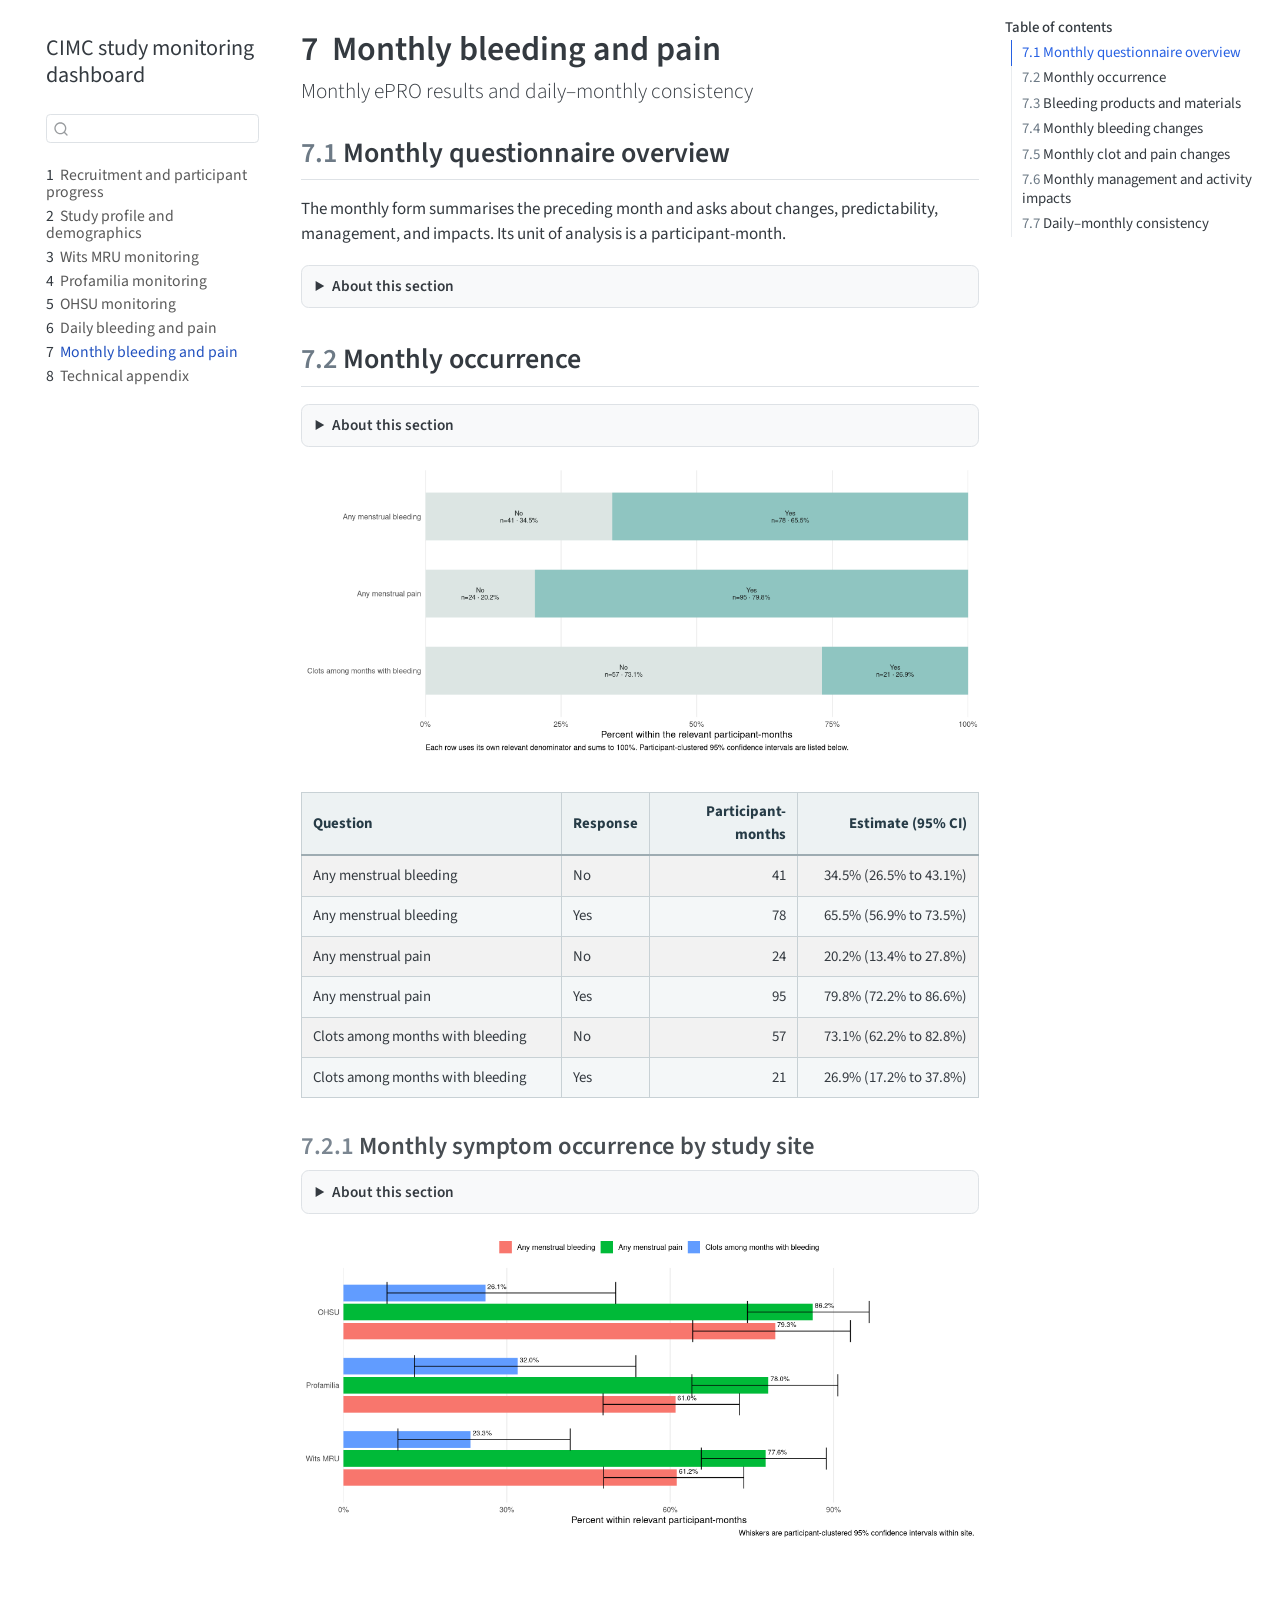
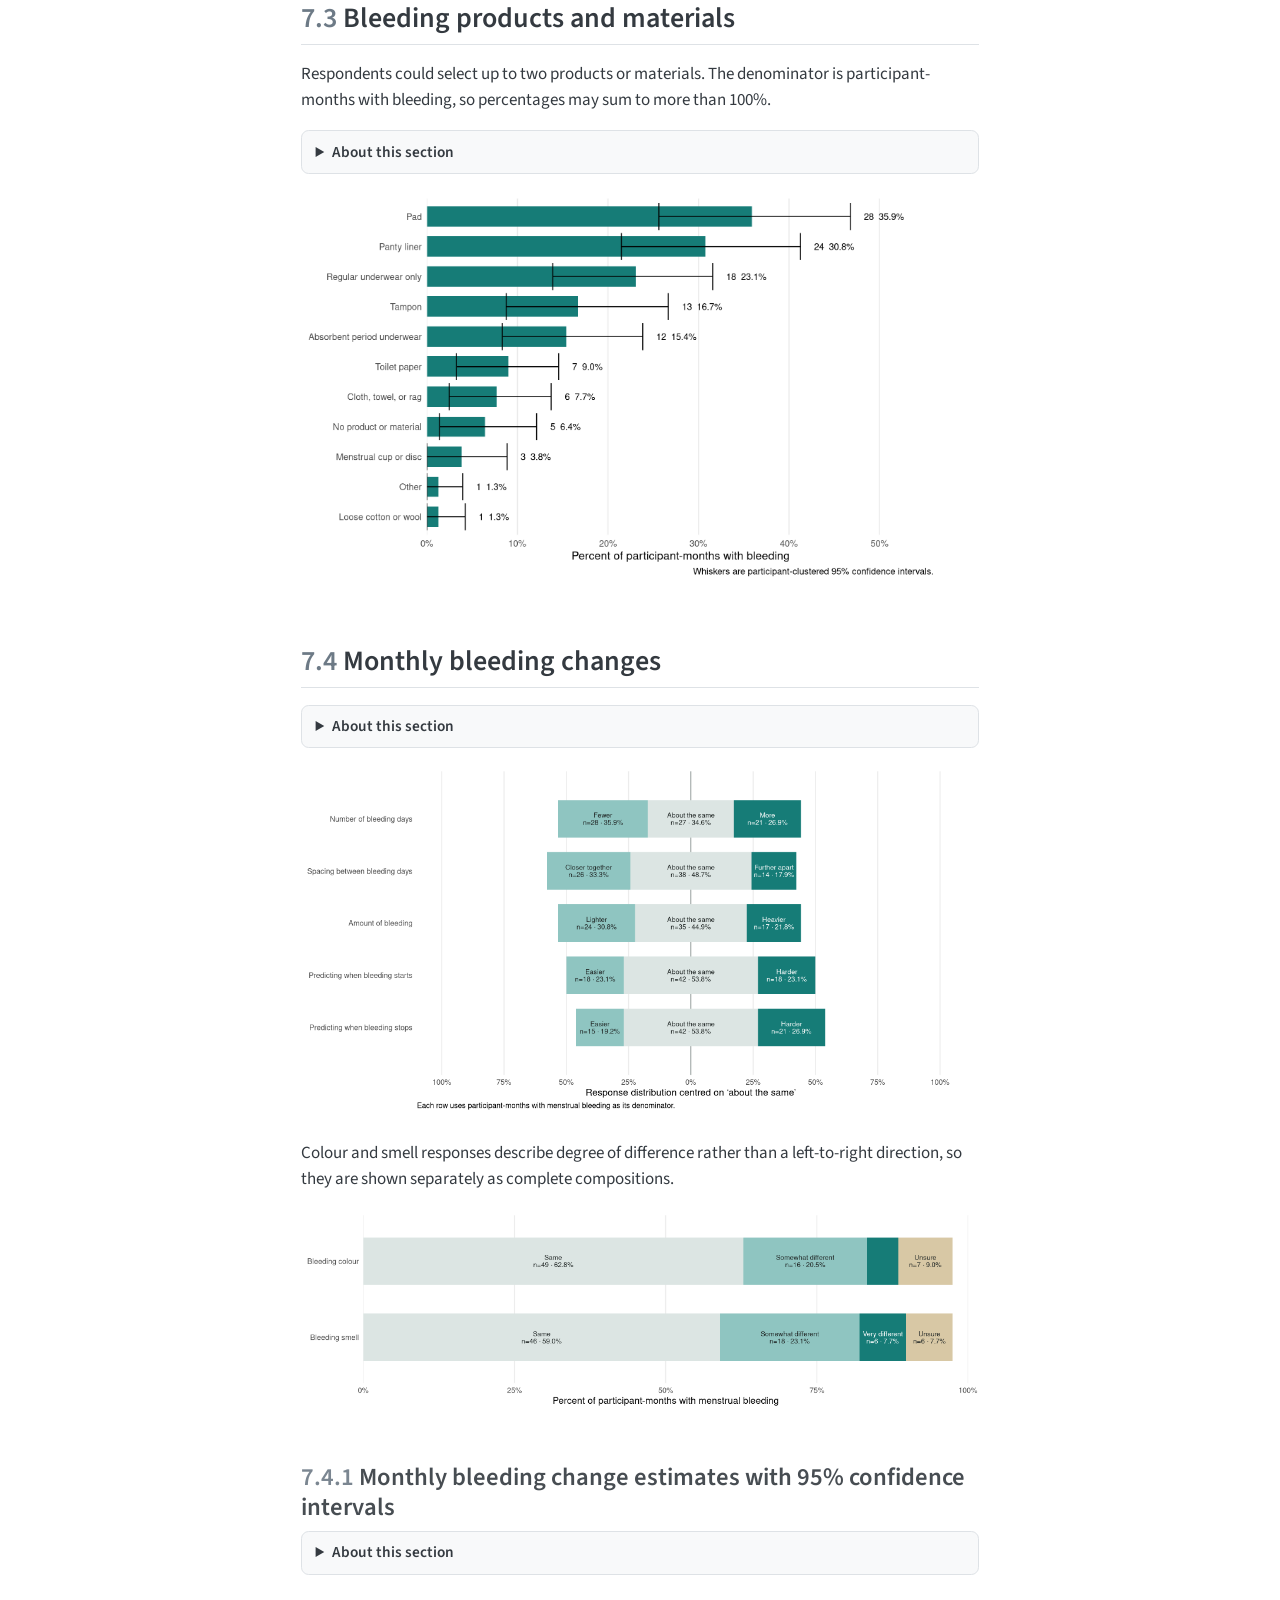
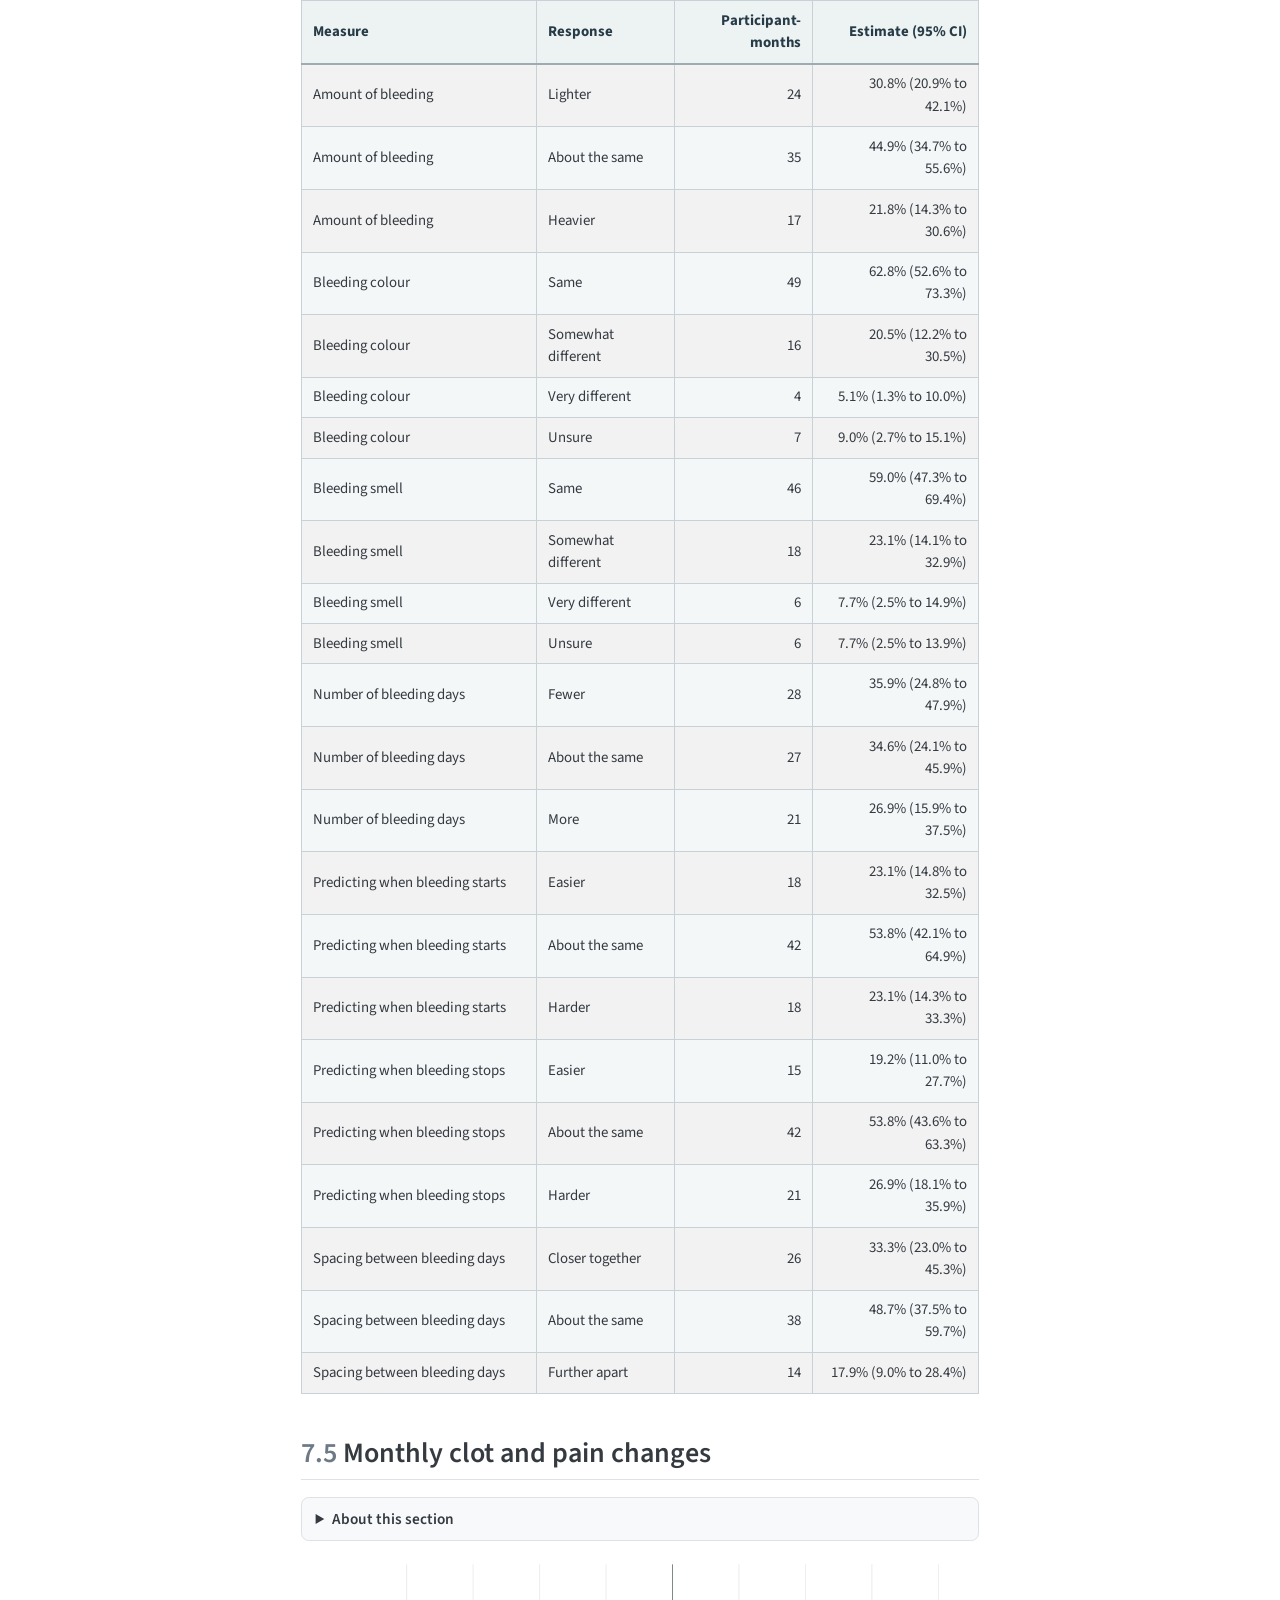
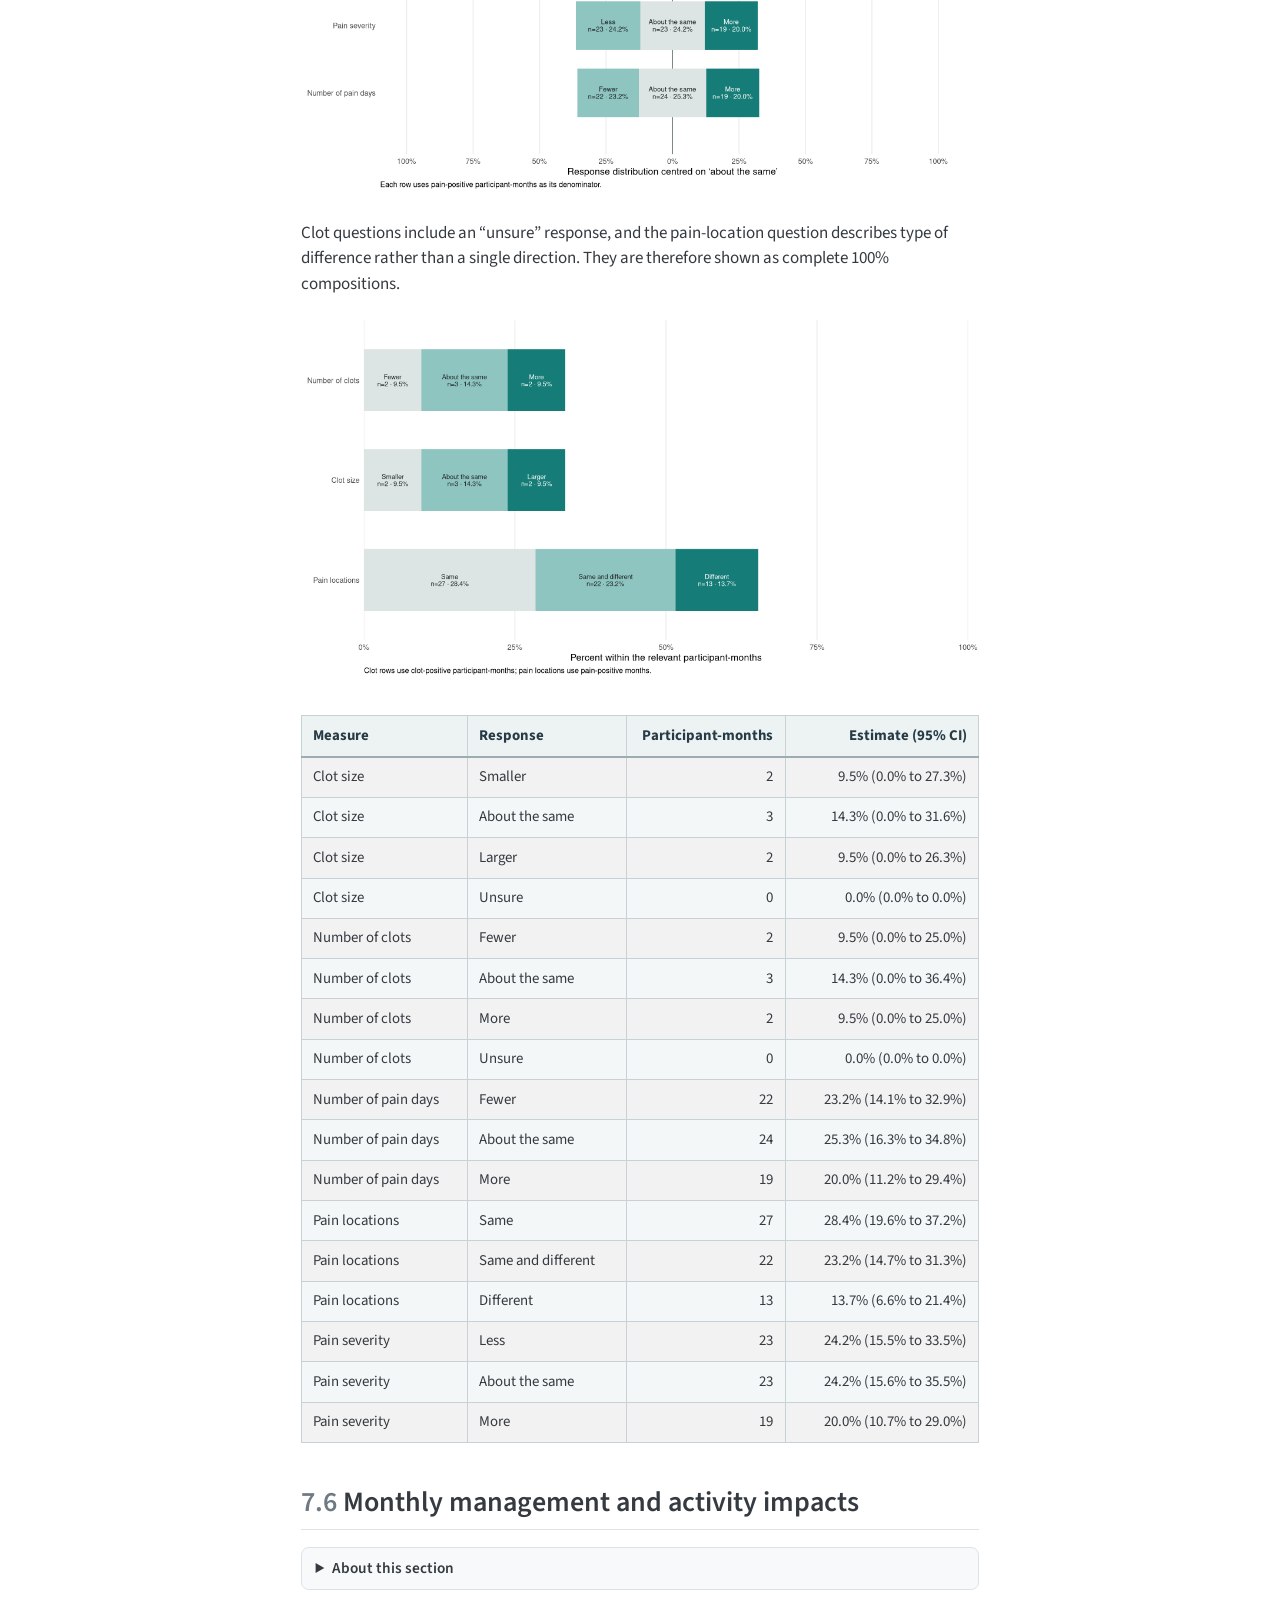
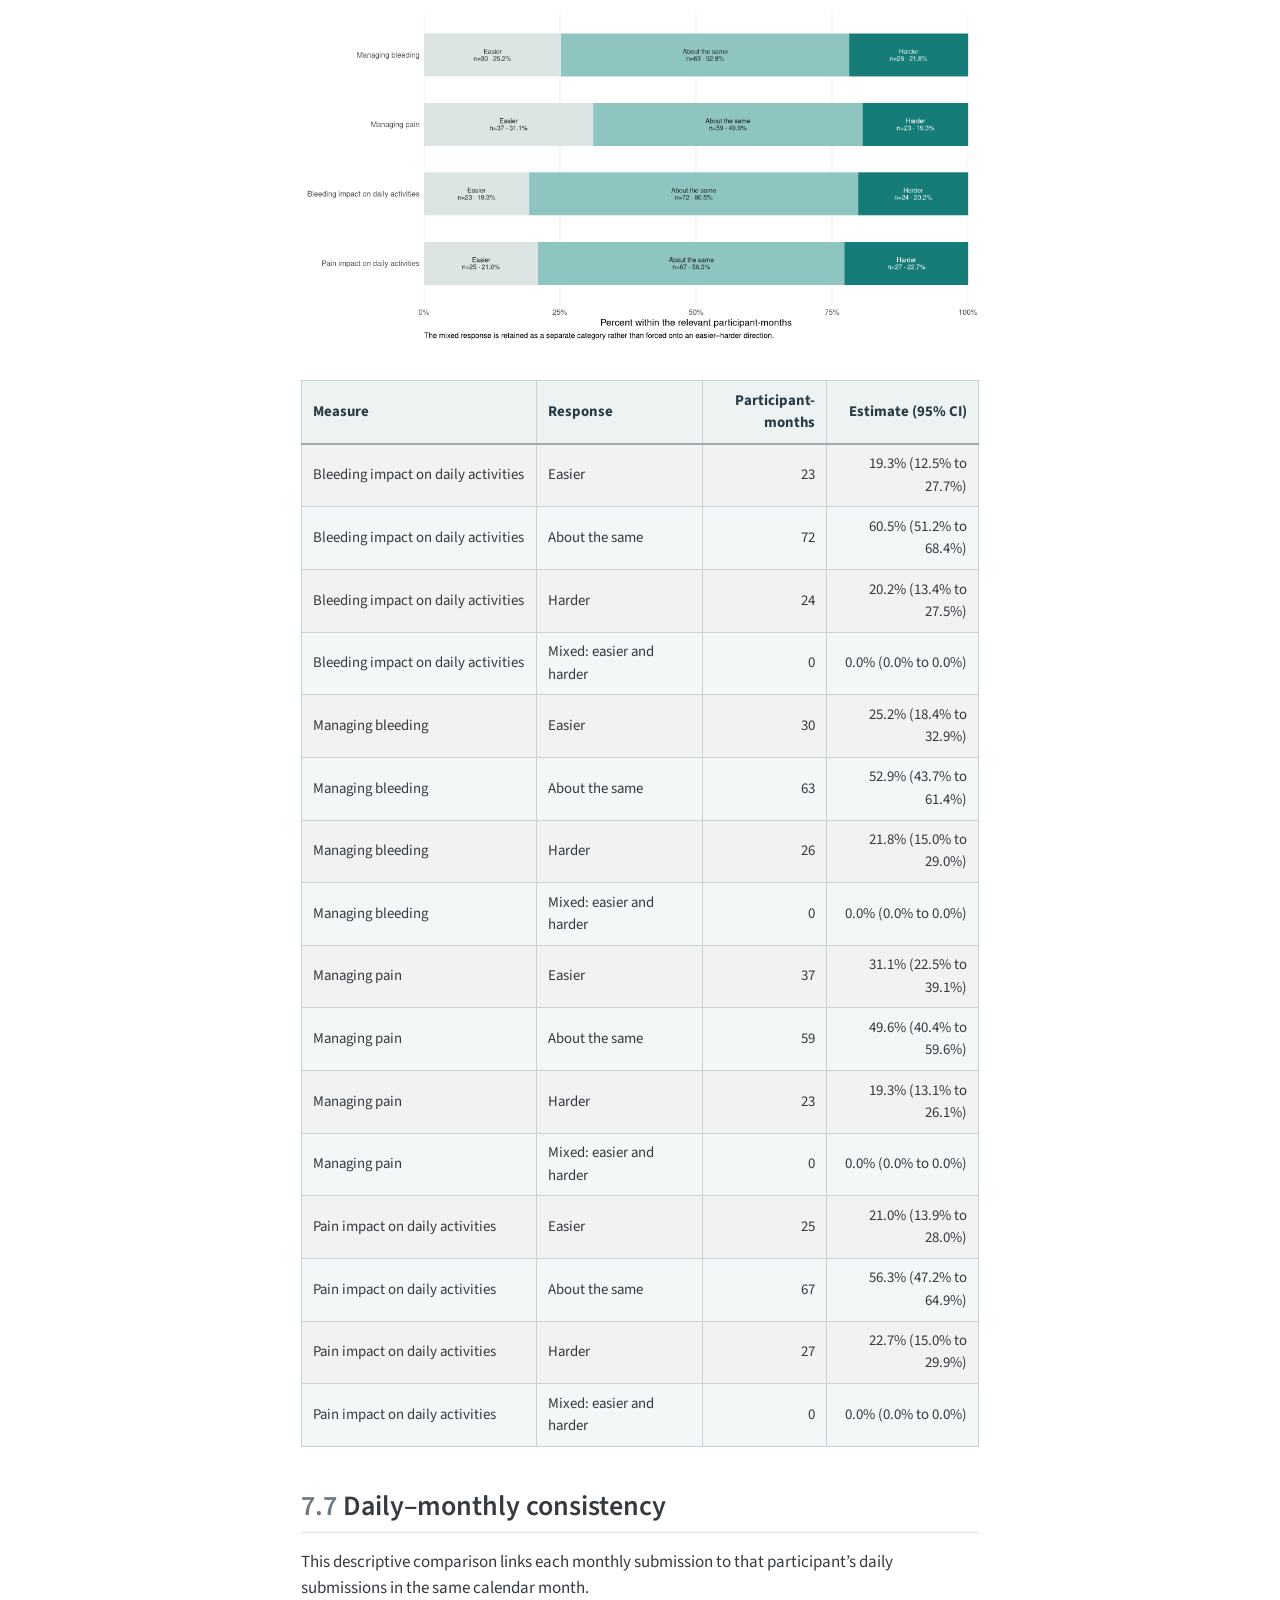
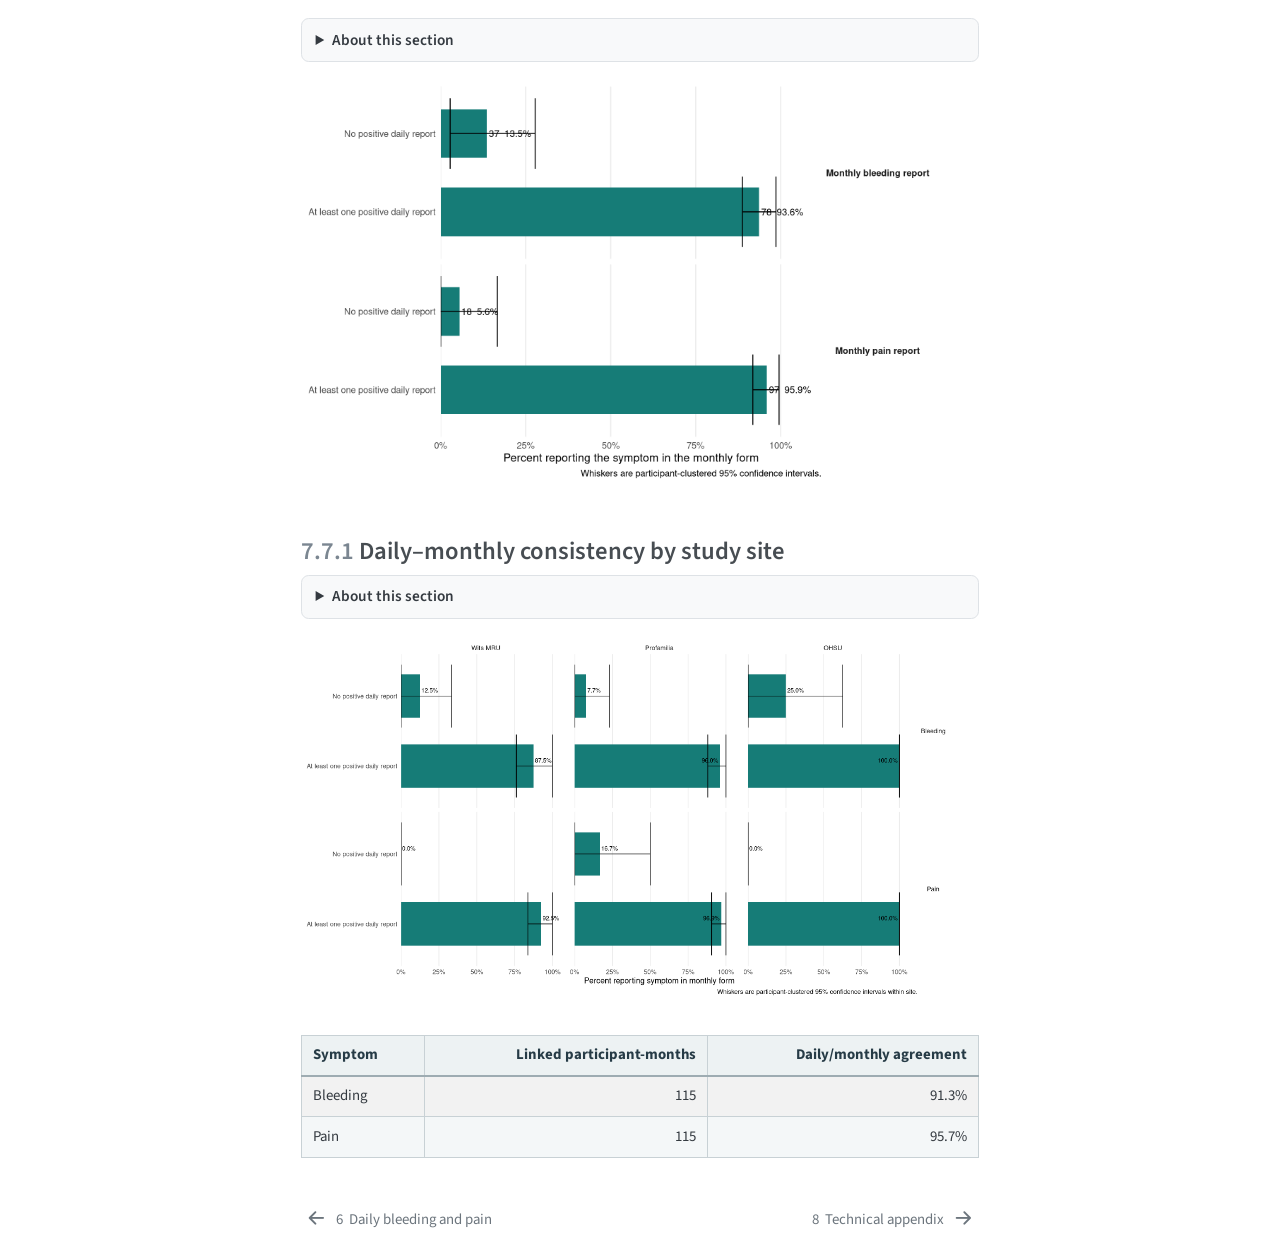
<file: docs/monthly_epro_analysis.html>
<!DOCTYPE html>
<html xmlns="http://www.w3.org/1999/xhtml" lang="en" xml:lang="en"><head>

<meta charset="utf-8">
<meta name="generator" content="quarto-1.6.40">

<meta name="viewport" content="width=device-width, initial-scale=1.0, user-scalable=yes">


<title>7&nbsp; Monthly bleeding and pain – CIMC study monitoring dashboard</title>
<style>
code{white-space: pre-wrap;}
span.smallcaps{font-variant: small-caps;}
div.columns{display: flex; gap: min(4vw, 1.5em);}
div.column{flex: auto; overflow-x: auto;}
div.hanging-indent{margin-left: 1.5em; text-indent: -1.5em;}
ul.task-list{list-style: none;}
ul.task-list li input[type="checkbox"] {
  width: 0.8em;
  margin: 0 0.8em 0.2em -1em; /* quarto-specific, see https://github.com/quarto-dev/quarto-cli/issues/4556 */ 
  vertical-align: middle;
}
</style>


<script src="site_libs/quarto-nav/quarto-nav.js"></script>
<script src="site_libs/quarto-nav/headroom.min.js"></script>
<script src="site_libs/clipboard/clipboard.min.js"></script>
<script src="site_libs/quarto-search/autocomplete.umd.js"></script>
<script src="site_libs/quarto-search/fuse.min.js"></script>
<script src="site_libs/quarto-search/quarto-search.js"></script>
<meta name="quarto:offset" content="./">
<link href="./technical_appendix.html" rel="next">
<link href="./menstrual_epro_daily_monthly_analysis.html" rel="prev">
<script src="site_libs/quarto-html/quarto.js"></script>
<script src="site_libs/quarto-html/popper.min.js"></script>
<script src="site_libs/quarto-html/tippy.umd.min.js"></script>
<script src="site_libs/quarto-html/anchor.min.js"></script>
<link href="site_libs/quarto-html/tippy.css" rel="stylesheet">
<link href="site_libs/quarto-html/quarto-syntax-highlighting-549806ee2085284f45b00abea8c6df48.css" rel="stylesheet" id="quarto-text-highlighting-styles">
<script src="site_libs/bootstrap/bootstrap.min.js"></script>
<link href="site_libs/bootstrap/bootstrap-icons.css" rel="stylesheet">
<link href="site_libs/bootstrap/bootstrap-28710c93d7c50e973d952efcffab10bb.min.css" rel="stylesheet" append-hash="true" id="quarto-bootstrap" data-mode="light">
<script id="quarto-search-options" type="application/json">{
  "location": "sidebar",
  "copy-button": false,
  "collapse-after": 3,
  "panel-placement": "start",
  "type": "textbox",
  "limit": 50,
  "keyboard-shortcut": [
    "f",
    "/",
    "s"
  ],
  "show-item-context": false,
  "language": {
    "search-no-results-text": "No results",
    "search-matching-documents-text": "matching documents",
    "search-copy-link-title": "Copy link to search",
    "search-hide-matches-text": "Hide additional matches",
    "search-more-match-text": "more match in this document",
    "search-more-matches-text": "more matches in this document",
    "search-clear-button-title": "Clear",
    "search-text-placeholder": "",
    "search-detached-cancel-button-title": "Cancel",
    "search-submit-button-title": "Submit",
    "search-label": "Search"
  }
}</script>


<link rel="stylesheet" href="monitoring.css">
</head>

<body class="nav-sidebar floating">

<div id="quarto-search-results"></div>
  <header id="quarto-header" class="headroom fixed-top">
  <nav class="quarto-secondary-nav">
    <div class="container-fluid d-flex">
      <button type="button" class="quarto-btn-toggle btn" data-bs-toggle="collapse" role="button" data-bs-target=".quarto-sidebar-collapse-item" aria-controls="quarto-sidebar" aria-expanded="false" aria-label="Toggle sidebar navigation" onclick="if (window.quartoToggleHeadroom) { window.quartoToggleHeadroom(); }">
        <i class="bi bi-layout-text-sidebar-reverse"></i>
      </button>
        <nav class="quarto-page-breadcrumbs" aria-label="breadcrumb"><ol class="breadcrumb"><li class="breadcrumb-item"><a href="./monthly_epro_analysis.html"><span class="chapter-number">7</span>&nbsp; <span class="chapter-title">Monthly bleeding and pain</span></a></li></ol></nav>
        <a class="flex-grow-1" role="navigation" data-bs-toggle="collapse" data-bs-target=".quarto-sidebar-collapse-item" aria-controls="quarto-sidebar" aria-expanded="false" aria-label="Toggle sidebar navigation" onclick="if (window.quartoToggleHeadroom) { window.quartoToggleHeadroom(); }">      
        </a>
      <button type="button" class="btn quarto-search-button" aria-label="Search" onclick="window.quartoOpenSearch();">
        <i class="bi bi-search"></i>
      </button>
    </div>
  </nav>
</header>
<!-- content -->
<div id="quarto-content" class="quarto-container page-columns page-rows-contents page-layout-full">
<!-- sidebar -->
  <nav id="quarto-sidebar" class="sidebar collapse collapse-horizontal quarto-sidebar-collapse-item sidebar-navigation floating overflow-auto">
    <div class="pt-lg-2 mt-2 text-left sidebar-header">
    <div class="sidebar-title mb-0 py-0">
      <a href="./">CIMC study monitoring dashboard</a> 
    </div>
      </div>
        <div class="mt-2 flex-shrink-0 align-items-center">
        <div class="sidebar-search">
        <div id="quarto-search" class="" title="Search"></div>
        </div>
        </div>
    <div class="sidebar-menu-container"> 
    <ul class="list-unstyled mt-1">
        <li class="sidebar-item">
  <div class="sidebar-item-container"> 
  <a href="./index.html" class="sidebar-item-text sidebar-link">
 <span class="menu-text"><span class="chapter-number">1</span>&nbsp; <span class="chapter-title">Recruitment and participant progress</span></span></a>
  </div>
</li>
        <li class="sidebar-item">
  <div class="sidebar-item-container"> 
  <a href="./study_statistics.html" class="sidebar-item-text sidebar-link">
 <span class="menu-text"><span class="chapter-number">2</span>&nbsp; <span class="chapter-title">Study profile and demographics</span></span></a>
  </div>
</li>
        <li class="sidebar-item">
  <div class="sidebar-item-container"> 
  <a href="./site_wmru.html" class="sidebar-item-text sidebar-link">
 <span class="menu-text"><span class="chapter-number">3</span>&nbsp; <span class="chapter-title">Wits MRU monitoring</span></span></a>
  </div>
</li>
        <li class="sidebar-item">
  <div class="sidebar-item-container"> 
  <a href="./site_profamilia.html" class="sidebar-item-text sidebar-link">
 <span class="menu-text"><span class="chapter-number">4</span>&nbsp; <span class="chapter-title">Profamilia monitoring</span></span></a>
  </div>
</li>
        <li class="sidebar-item">
  <div class="sidebar-item-container"> 
  <a href="./site_ohsu.html" class="sidebar-item-text sidebar-link">
 <span class="menu-text"><span class="chapter-number">5</span>&nbsp; <span class="chapter-title">OHSU monitoring</span></span></a>
  </div>
</li>
        <li class="sidebar-item">
  <div class="sidebar-item-container"> 
  <a href="./menstrual_epro_daily_monthly_analysis.html" class="sidebar-item-text sidebar-link">
 <span class="menu-text"><span class="chapter-number">6</span>&nbsp; <span class="chapter-title">Daily bleeding and pain</span></span></a>
  </div>
</li>
        <li class="sidebar-item">
  <div class="sidebar-item-container"> 
  <a href="./monthly_epro_analysis.html" class="sidebar-item-text sidebar-link active">
 <span class="menu-text"><span class="chapter-number">7</span>&nbsp; <span class="chapter-title">Monthly bleeding and pain</span></span></a>
  </div>
</li>
        <li class="sidebar-item">
  <div class="sidebar-item-container"> 
  <a href="./technical_appendix.html" class="sidebar-item-text sidebar-link">
 <span class="menu-text"><span class="chapter-number">8</span>&nbsp; <span class="chapter-title">Technical appendix</span></span></a>
  </div>
</li>
    </ul>
    </div>
</nav>
<div id="quarto-sidebar-glass" class="quarto-sidebar-collapse-item" data-bs-toggle="collapse" data-bs-target=".quarto-sidebar-collapse-item"></div>
<!-- margin-sidebar -->
    <div id="quarto-margin-sidebar" class="sidebar margin-sidebar">
        <nav id="TOC" role="doc-toc" class="toc-active">
    <h2 id="toc-title">Table of contents</h2>
   
  <ul class="collapse">
  <li><a href="#monthly-questionnaire-overview" id="toc-monthly-questionnaire-overview" class="nav-link active" data-scroll-target="#monthly-questionnaire-overview"><span class="header-section-number">7.1</span> Monthly questionnaire overview</a></li>
  <li><a href="#monthly-occurrence" id="toc-monthly-occurrence" class="nav-link" data-scroll-target="#monthly-occurrence"><span class="header-section-number">7.2</span> Monthly occurrence</a></li>
  <li><a href="#bleeding-products-and-materials" id="toc-bleeding-products-and-materials" class="nav-link" data-scroll-target="#bleeding-products-and-materials"><span class="header-section-number">7.3</span> Bleeding products and materials</a></li>
  <li><a href="#monthly-bleeding-changes" id="toc-monthly-bleeding-changes" class="nav-link" data-scroll-target="#monthly-bleeding-changes"><span class="header-section-number">7.4</span> Monthly bleeding changes</a></li>
  <li><a href="#monthly-clot-and-pain-changes" id="toc-monthly-clot-and-pain-changes" class="nav-link" data-scroll-target="#monthly-clot-and-pain-changes"><span class="header-section-number">7.5</span> Monthly clot and pain changes</a></li>
  <li><a href="#monthly-management-and-activity-impacts" id="toc-monthly-management-and-activity-impacts" class="nav-link" data-scroll-target="#monthly-management-and-activity-impacts"><span class="header-section-number">7.6</span> Monthly management and activity impacts</a></li>
  <li><a href="#dailymonthly-consistency" id="toc-dailymonthly-consistency" class="nav-link" data-scroll-target="#dailymonthly-consistency"><span class="header-section-number">7.7</span> Daily–monthly consistency</a></li>
  </ul>
</nav>
    </div>
<!-- main -->
<main class="content column-body" id="quarto-document-content">

<header id="title-block-header" class="quarto-title-block default">
<div class="quarto-title">
<h1 class="title"><span class="chapter-number">7</span>&nbsp; <span class="chapter-title">Monthly bleeding and pain</span></h1>
<p class="subtitle lead">Monthly ePRO results and daily–monthly consistency</p>
</div>



<div class="quarto-title-meta column-body">

    
  
    
  </div>
  


</header>


<style>
.bodymap-summary {
  display: grid;
  grid-template-columns: repeat(auto-fit, minmax(170px, 1fr));
  gap: .8rem;
  margin: 0 0 1rem;
}

.bodymap-stat {
  padding: .85rem 1rem;
  border: 1px solid var(--bs-border-color);
  border-radius: .7rem;
  background: var(--bs-tertiary-bg);
}

.bodymap-stat-label {
  color: var(--bs-secondary-color);
  font-size: .85rem;
  margin-bottom: .15rem;
}

.bodymap-stat-value {
  font-size: 1.4rem;
  font-weight: 500;
}

.bodymap-frame {
  position: relative;
  width: 100%;
  max-width: 1180px;
  margin: 0 auto;
}

.bodymap-frame svg {
  display: block;
  width: 100%;
  height: auto;
  max-height: 78vh;
}

.bodymap-region {
  transition: filter 120ms ease, stroke-width 120ms ease;
}

.bodymap-region:hover {
  filter: brightness(.9) saturate(1.08);
  stroke: #173f40 !important;
  stroke-width: 1.5px !important;
}

.bodymap-region:focus {
  outline: none;
  filter: brightness(.9) saturate(1.08);
  stroke: #173f40 !important;
  stroke-width: 2px !important;
}

.bodymap-hover {
  display: none;
  position: absolute;
  pointer-events: none;
  z-index: 10;
  opacity: 0;
}

.bodymap-hover.is-visible {
  display: block;
  opacity: 1;
}

.bodymap-legend {
  max-width: 560px;
  margin: .8rem auto 1.5rem;
}

.bodymap-gradient {
  height: .8rem;
  border-radius: 999px;
  background: linear-gradient(90deg, #f1f6f5, #b8ddda, #61b9b2, #167c77, #064743);
}

.bodymap-legend-labels {
  display: flex;
  justify-content: space-between;
  color: var(--bs-secondary-color);
  font-size: .82rem;
  margin-top: .25rem;
}

.bodymap-note {
  color: var(--bs-secondary-color);
  text-align: center;
  margin: .35rem 0 1rem;
}

.bodymap-warning {
  border-left: 4px solid #c97a15;
  background: var(--bs-warning-bg-subtle);
  padding: .75rem 1rem;
  margin: 1rem 0;
}

.bodymap-table-scroll {
  max-height: 24rem;
  overflow-y: auto;
  border-top: 1px solid var(--bs-border-color);
  border-bottom: 1px solid var(--bs-border-color);
}

.bodymap-table-scroll table {
  margin-bottom: 0;
}

.bodymap-table-scroll thead th {
  position: sticky;
  top: 0;
  z-index: 1;
  background: #edf2f3;
}
</style>
<section id="monthly-questionnaire-overview" class="level2" data-number="7.1">
<h2 data-number="7.1" class="anchored" data-anchor-id="monthly-questionnaire-overview"><span class="header-section-number">7.1</span> Monthly questionnaire overview</h2>
<p>The monthly form summarises the preceding month and asks about changes, predictability, management, and impacts. Its unit of analysis is a participant-month.</p>
<p><strong>What.</strong> This section summarises the participant’s overall experience of the preceding month.</p>
<p><strong>How.</strong> Each submitted participant-month is one observation. A participant contributing six monthly forms contributes six observations, and the confidence intervals resample those records together as one participant cluster.</p>
<p><strong>Why.</strong> Monthly questions capture perceived change, predictability, management burden, and impact—concepts that are difficult to reconstruct from isolated daily answers alone.</p>
</section>
<section id="monthly-occurrence" class="level2" data-number="7.2">
<h2 data-number="7.2" class="anchored" data-anchor-id="monthly-occurrence"><span class="header-section-number">7.2</span> Monthly occurrence</h2>
<p><strong>What it shows.</strong> The proportion of participant-months reporting any bleeding, pain, or clots. Clots use only months in which bleeding was reported.</p>
<p><strong>Why it matters.</strong> This is a high-level monthly prevalence view and a useful bridge between detailed daily reporting and participants’ retrospective monthly experience.</p>
<div class="cell">
<div class="cell-output-display">
<div>
<figure class="figure">
<p><img src="monthly_epro_analysis_files/figure-html/monthly-occurrence-1.png" class="img-fluid figure-img" width="1152"></p>
</figure>
</div>
</div>
</div>
<div class="cell">
<div class="cell-output-display">
<table class="caption-top table table-sm table-striped small">
<colgroup>
<col style="width: 39%">
<col style="width: 10%">
<col style="width: 22%">
<col style="width: 27%">
</colgroup>
<thead>
<tr class="header">
<th style="text-align: left;">Question</th>
<th style="text-align: left;">Response</th>
<th style="text-align: right;">Participant-months</th>
<th style="text-align: right;">Estimate (95% CI)</th>
</tr>
</thead>
<tbody>
<tr class="odd">
<td style="text-align: left;">Any menstrual bleeding</td>
<td style="text-align: left;">No</td>
<td style="text-align: right;">41</td>
<td style="text-align: right;">34.5% (26.5% to 43.1%)</td>
</tr>
<tr class="even">
<td style="text-align: left;">Any menstrual bleeding</td>
<td style="text-align: left;">Yes</td>
<td style="text-align: right;">78</td>
<td style="text-align: right;">65.5% (56.9% to 73.5%)</td>
</tr>
<tr class="odd">
<td style="text-align: left;">Any menstrual pain</td>
<td style="text-align: left;">No</td>
<td style="text-align: right;">24</td>
<td style="text-align: right;">20.2% (13.4% to 27.8%)</td>
</tr>
<tr class="even">
<td style="text-align: left;">Any menstrual pain</td>
<td style="text-align: left;">Yes</td>
<td style="text-align: right;">95</td>
<td style="text-align: right;">79.8% (72.2% to 86.6%)</td>
</tr>
<tr class="odd">
<td style="text-align: left;">Clots among months with bleeding</td>
<td style="text-align: left;">No</td>
<td style="text-align: right;">57</td>
<td style="text-align: right;">73.1% (62.2% to 82.8%)</td>
</tr>
<tr class="even">
<td style="text-align: left;">Clots among months with bleeding</td>
<td style="text-align: left;">Yes</td>
<td style="text-align: right;">21</td>
<td style="text-align: right;">26.9% (17.2% to 37.8%)</td>
</tr>
</tbody>
</table>
</div>
</div>
<section id="monthly-symptom-occurrence-by-study-site" class="level3" data-number="7.2.1">
<h3 data-number="7.2.1" class="anchored" data-anchor-id="monthly-symptom-occurrence-by-study-site"><span class="header-section-number">7.2.1</span> Monthly symptom occurrence by study site</h3>
<p><strong>What it shows.</strong> This selected site view compares monthly reports of bleeding, pain, and—among bleeding-positive months—clots.</p>
<p><strong>How it is calculated.</strong> Each bar uses participant-months from one site and the relevant question-specific denominator. Confidence intervals keep repeated monthly reports from the same participant together.</p>
<p><strong>Why it helps.</strong> It reveals whether the pooled monthly result is broadly shared across sites or dominated by one site. Differences may reflect participant mix, follow-up timing, reporting practice, or chance.</p>
<div class="cell">
<div class="cell-output-display">
<div>
<figure class="figure">
<p><img src="monthly_epro_analysis_files/figure-html/monthly-occurrence-by-site-1.png" class="img-fluid figure-img" width="1152"></p>
</figure>
</div>
</div>
</div>
</section>
</section>
<section id="bleeding-products-and-materials" class="level2" data-number="7.3">
<h2 data-number="7.3" class="anchored" data-anchor-id="bleeding-products-and-materials"><span class="header-section-number">7.3</span> Bleeding products and materials</h2>
<p>Respondents could select up to two products or materials. The denominator is participant-months with bleeding, so percentages may sum to more than 100%.</p>
<p><strong>How to read it.</strong> Each bar is the percentage of bleeding-positive participant-months selecting that product; products are not mutually exclusive. The result describes management choices, not the amount of bleeding by itself.</p>
<div class="cell">
<div class="cell-output-display">
<div>
<figure class="figure">
<p><img src="monthly_epro_analysis_files/figure-html/monthly-products-1.png" class="img-fluid figure-img" width="960"></p>
</figure>
</div>
</div>
</div>
</section>
<section id="monthly-bleeding-changes" class="level2" data-number="7.4">
<h2 data-number="7.4" class="anchored" data-anchor-id="monthly-bleeding-changes"><span class="header-section-number">7.4</span> Monthly bleeding changes</h2>
<p><strong>What it shows.</strong> The diverging chart places “about the same” at the centre and displays the two directional responses on either side. Every measure therefore uses one common horizontal scale.</p>
<p><strong>Why it matters.</strong> The layout makes internal comparators visible: for example, the team can compare the balance of lighter versus heavier bleeding and easier versus harder predictability without reading separate charts.</p>
<div class="cell">
<div class="cell-output-display">
<div>
<figure class="figure">
<p><img src="monthly_epro_analysis_files/figure-html/monthly-bleeding-changes-directional-1.png" class="img-fluid figure-img" width="1152"></p>
</figure>
</div>
</div>
</div>
<p>Colour and smell responses describe degree of difference rather than a left-to-right direction, so they are shown separately as complete compositions.</p>
<div class="cell">
<div class="cell-output-display">
<div>
<figure class="figure">
<p><img src="monthly_epro_analysis_files/figure-html/monthly-bleeding-changes-difference-1.png" class="img-fluid figure-img" width="1152"></p>
</figure>
</div>
</div>
</div>
<section id="monthly-bleeding-change-estimates-with-95-confidence-intervals" class="level3" data-number="7.4.1">
<h3 data-number="7.4.1" class="anchored" data-anchor-id="monthly-bleeding-change-estimates-with-95-confidence-intervals"><span class="header-section-number">7.4.1</span> Monthly bleeding change estimates with 95% confidence intervals</h3>
<p>The chart segments above show complete response compositions. Drawing an error bar over every stacked segment would obscure the comparison, so the participant-clustered intervals are provided numerically here.</p>
<div class="cell">
<div class="cell-output-display">
<table class="caption-top table table-sm table-striped small">
<colgroup>
<col style="width: 34%">
<col style="width: 20%">
<col style="width: 20%">
<col style="width: 24%">
</colgroup>
<thead>
<tr class="header">
<th style="text-align: left;">Measure</th>
<th style="text-align: left;">Response</th>
<th style="text-align: right;">Participant-months</th>
<th style="text-align: right;">Estimate (95% CI)</th>
</tr>
</thead>
<tbody>
<tr class="odd">
<td style="text-align: left;">Amount of bleeding</td>
<td style="text-align: left;">Lighter</td>
<td style="text-align: right;">24</td>
<td style="text-align: right;">30.8% (20.9% to 42.1%)</td>
</tr>
<tr class="even">
<td style="text-align: left;">Amount of bleeding</td>
<td style="text-align: left;">About the same</td>
<td style="text-align: right;">35</td>
<td style="text-align: right;">44.9% (34.7% to 55.6%)</td>
</tr>
<tr class="odd">
<td style="text-align: left;">Amount of bleeding</td>
<td style="text-align: left;">Heavier</td>
<td style="text-align: right;">17</td>
<td style="text-align: right;">21.8% (14.3% to 30.6%)</td>
</tr>
<tr class="even">
<td style="text-align: left;">Bleeding colour</td>
<td style="text-align: left;">Same</td>
<td style="text-align: right;">49</td>
<td style="text-align: right;">62.8% (52.6% to 73.3%)</td>
</tr>
<tr class="odd">
<td style="text-align: left;">Bleeding colour</td>
<td style="text-align: left;">Somewhat different</td>
<td style="text-align: right;">16</td>
<td style="text-align: right;">20.5% (12.2% to 30.5%)</td>
</tr>
<tr class="even">
<td style="text-align: left;">Bleeding colour</td>
<td style="text-align: left;">Very different</td>
<td style="text-align: right;">4</td>
<td style="text-align: right;">5.1% (1.3% to 10.0%)</td>
</tr>
<tr class="odd">
<td style="text-align: left;">Bleeding colour</td>
<td style="text-align: left;">Unsure</td>
<td style="text-align: right;">7</td>
<td style="text-align: right;">9.0% (2.7% to 15.1%)</td>
</tr>
<tr class="even">
<td style="text-align: left;">Bleeding smell</td>
<td style="text-align: left;">Same</td>
<td style="text-align: right;">46</td>
<td style="text-align: right;">59.0% (47.3% to 69.4%)</td>
</tr>
<tr class="odd">
<td style="text-align: left;">Bleeding smell</td>
<td style="text-align: left;">Somewhat different</td>
<td style="text-align: right;">18</td>
<td style="text-align: right;">23.1% (14.1% to 32.9%)</td>
</tr>
<tr class="even">
<td style="text-align: left;">Bleeding smell</td>
<td style="text-align: left;">Very different</td>
<td style="text-align: right;">6</td>
<td style="text-align: right;">7.7% (2.5% to 14.9%)</td>
</tr>
<tr class="odd">
<td style="text-align: left;">Bleeding smell</td>
<td style="text-align: left;">Unsure</td>
<td style="text-align: right;">6</td>
<td style="text-align: right;">7.7% (2.5% to 13.9%)</td>
</tr>
<tr class="even">
<td style="text-align: left;">Number of bleeding days</td>
<td style="text-align: left;">Fewer</td>
<td style="text-align: right;">28</td>
<td style="text-align: right;">35.9% (24.8% to 47.9%)</td>
</tr>
<tr class="odd">
<td style="text-align: left;">Number of bleeding days</td>
<td style="text-align: left;">About the same</td>
<td style="text-align: right;">27</td>
<td style="text-align: right;">34.6% (24.1% to 45.9%)</td>
</tr>
<tr class="even">
<td style="text-align: left;">Number of bleeding days</td>
<td style="text-align: left;">More</td>
<td style="text-align: right;">21</td>
<td style="text-align: right;">26.9% (15.9% to 37.5%)</td>
</tr>
<tr class="odd">
<td style="text-align: left;">Predicting when bleeding starts</td>
<td style="text-align: left;">Easier</td>
<td style="text-align: right;">18</td>
<td style="text-align: right;">23.1% (14.8% to 32.5%)</td>
</tr>
<tr class="even">
<td style="text-align: left;">Predicting when bleeding starts</td>
<td style="text-align: left;">About the same</td>
<td style="text-align: right;">42</td>
<td style="text-align: right;">53.8% (42.1% to 64.9%)</td>
</tr>
<tr class="odd">
<td style="text-align: left;">Predicting when bleeding starts</td>
<td style="text-align: left;">Harder</td>
<td style="text-align: right;">18</td>
<td style="text-align: right;">23.1% (14.3% to 33.3%)</td>
</tr>
<tr class="even">
<td style="text-align: left;">Predicting when bleeding stops</td>
<td style="text-align: left;">Easier</td>
<td style="text-align: right;">15</td>
<td style="text-align: right;">19.2% (11.0% to 27.7%)</td>
</tr>
<tr class="odd">
<td style="text-align: left;">Predicting when bleeding stops</td>
<td style="text-align: left;">About the same</td>
<td style="text-align: right;">42</td>
<td style="text-align: right;">53.8% (43.6% to 63.3%)</td>
</tr>
<tr class="even">
<td style="text-align: left;">Predicting when bleeding stops</td>
<td style="text-align: left;">Harder</td>
<td style="text-align: right;">21</td>
<td style="text-align: right;">26.9% (18.1% to 35.9%)</td>
</tr>
<tr class="odd">
<td style="text-align: left;">Spacing between bleeding days</td>
<td style="text-align: left;">Closer together</td>
<td style="text-align: right;">26</td>
<td style="text-align: right;">33.3% (23.0% to 45.3%)</td>
</tr>
<tr class="even">
<td style="text-align: left;">Spacing between bleeding days</td>
<td style="text-align: left;">About the same</td>
<td style="text-align: right;">38</td>
<td style="text-align: right;">48.7% (37.5% to 59.7%)</td>
</tr>
<tr class="odd">
<td style="text-align: left;">Spacing between bleeding days</td>
<td style="text-align: left;">Further apart</td>
<td style="text-align: right;">14</td>
<td style="text-align: right;">17.9% (9.0% to 28.4%)</td>
</tr>
</tbody>
</table>
</div>
</div>
</section>
</section>
<section id="monthly-clot-and-pain-changes" class="level2" data-number="7.5">
<h2 data-number="7.5" class="anchored" data-anchor-id="monthly-clot-and-pain-changes"><span class="header-section-number">7.5</span> Monthly clot and pain changes</h2>
<p><strong>What it shows.</strong> These questions describe perceived change relative to the participant’s prior experience. Each question uses only participant-months for which the underlying symptom was relevant.</p>
<p><strong>Why it matters.</strong> Direction of change can be more informative for acceptability than simple symptom presence, especially when baseline experiences differ substantially between participants.</p>
<div class="cell">
<div class="cell-output-display">
<div>
<figure class="figure">
<p><img src="monthly_epro_analysis_files/figure-html/monthly-other-changes-directional-1.png" class="img-fluid figure-img" width="1152"></p>
</figure>
</div>
</div>
</div>
<p>Clot questions include an “unsure” response, and the pain-location question describes type of difference rather than a single direction. They are therefore shown as complete 100% compositions.</p>
<div class="cell">
<div class="cell-output-display">
<div>
<figure class="figure">
<p><img src="monthly_epro_analysis_files/figure-html/monthly-other-changes-composition-1.png" class="img-fluid figure-img" width="1152"></p>
</figure>
</div>
</div>
</div>
<div class="cell">
<div class="cell-output-display">
<table class="caption-top table table-sm table-striped small">
<colgroup>
<col style="width: 24%">
<col style="width: 23%">
<col style="width: 23%">
<col style="width: 28%">
</colgroup>
<thead>
<tr class="header">
<th style="text-align: left;">Measure</th>
<th style="text-align: left;">Response</th>
<th style="text-align: right;">Participant-months</th>
<th style="text-align: right;">Estimate (95% CI)</th>
</tr>
</thead>
<tbody>
<tr class="odd">
<td style="text-align: left;">Clot size</td>
<td style="text-align: left;">Smaller</td>
<td style="text-align: right;">2</td>
<td style="text-align: right;">9.5% (0.0% to 27.3%)</td>
</tr>
<tr class="even">
<td style="text-align: left;">Clot size</td>
<td style="text-align: left;">About the same</td>
<td style="text-align: right;">3</td>
<td style="text-align: right;">14.3% (0.0% to 31.6%)</td>
</tr>
<tr class="odd">
<td style="text-align: left;">Clot size</td>
<td style="text-align: left;">Larger</td>
<td style="text-align: right;">2</td>
<td style="text-align: right;">9.5% (0.0% to 26.3%)</td>
</tr>
<tr class="even">
<td style="text-align: left;">Clot size</td>
<td style="text-align: left;">Unsure</td>
<td style="text-align: right;">0</td>
<td style="text-align: right;">0.0% (0.0% to 0.0%)</td>
</tr>
<tr class="odd">
<td style="text-align: left;">Number of clots</td>
<td style="text-align: left;">Fewer</td>
<td style="text-align: right;">2</td>
<td style="text-align: right;">9.5% (0.0% to 25.0%)</td>
</tr>
<tr class="even">
<td style="text-align: left;">Number of clots</td>
<td style="text-align: left;">About the same</td>
<td style="text-align: right;">3</td>
<td style="text-align: right;">14.3% (0.0% to 36.4%)</td>
</tr>
<tr class="odd">
<td style="text-align: left;">Number of clots</td>
<td style="text-align: left;">More</td>
<td style="text-align: right;">2</td>
<td style="text-align: right;">9.5% (0.0% to 25.0%)</td>
</tr>
<tr class="even">
<td style="text-align: left;">Number of clots</td>
<td style="text-align: left;">Unsure</td>
<td style="text-align: right;">0</td>
<td style="text-align: right;">0.0% (0.0% to 0.0%)</td>
</tr>
<tr class="odd">
<td style="text-align: left;">Number of pain days</td>
<td style="text-align: left;">Fewer</td>
<td style="text-align: right;">22</td>
<td style="text-align: right;">23.2% (14.1% to 32.9%)</td>
</tr>
<tr class="even">
<td style="text-align: left;">Number of pain days</td>
<td style="text-align: left;">About the same</td>
<td style="text-align: right;">24</td>
<td style="text-align: right;">25.3% (16.3% to 34.8%)</td>
</tr>
<tr class="odd">
<td style="text-align: left;">Number of pain days</td>
<td style="text-align: left;">More</td>
<td style="text-align: right;">19</td>
<td style="text-align: right;">20.0% (11.2% to 29.4%)</td>
</tr>
<tr class="even">
<td style="text-align: left;">Pain locations</td>
<td style="text-align: left;">Same</td>
<td style="text-align: right;">27</td>
<td style="text-align: right;">28.4% (19.6% to 37.2%)</td>
</tr>
<tr class="odd">
<td style="text-align: left;">Pain locations</td>
<td style="text-align: left;">Same and different</td>
<td style="text-align: right;">22</td>
<td style="text-align: right;">23.2% (14.7% to 31.3%)</td>
</tr>
<tr class="even">
<td style="text-align: left;">Pain locations</td>
<td style="text-align: left;">Different</td>
<td style="text-align: right;">13</td>
<td style="text-align: right;">13.7% (6.6% to 21.4%)</td>
</tr>
<tr class="odd">
<td style="text-align: left;">Pain severity</td>
<td style="text-align: left;">Less</td>
<td style="text-align: right;">23</td>
<td style="text-align: right;">24.2% (15.5% to 33.5%)</td>
</tr>
<tr class="even">
<td style="text-align: left;">Pain severity</td>
<td style="text-align: left;">About the same</td>
<td style="text-align: right;">23</td>
<td style="text-align: right;">24.2% (15.6% to 35.5%)</td>
</tr>
<tr class="odd">
<td style="text-align: left;">Pain severity</td>
<td style="text-align: left;">More</td>
<td style="text-align: right;">19</td>
<td style="text-align: right;">20.0% (10.7% to 29.0%)</td>
</tr>
</tbody>
</table>
</div>
</div>
</section>
<section id="monthly-management-and-activity-impacts" class="level2" data-number="7.6">
<h2 data-number="7.6" class="anchored" data-anchor-id="monthly-management-and-activity-impacts"><span class="header-section-number">7.6</span> Monthly management and activity impacts</h2>
<p><strong>What it shows.</strong> These responses describe whether symptom management and daily activities felt easier, unchanged, harder, or mixed.</p>
<p><strong>Why it matters.</strong> A programme can change symptoms without changing burden in the same direction. These measures connect clinical experiences to practical acceptability.</p>
<div class="cell">
<div class="cell-output-display">
<div>
<figure class="figure">
<p><img src="monthly_epro_analysis_files/figure-html/monthly-impact-1.png" class="img-fluid figure-img" width="1152"></p>
</figure>
</div>
</div>
</div>
<div class="cell">
<div class="cell-output-display">
<table class="caption-top table table-sm table-striped small">
<colgroup>
<col style="width: 34%">
<col style="width: 24%">
<col style="width: 18%">
<col style="width: 22%">
</colgroup>
<thead>
<tr class="header">
<th style="text-align: left;">Measure</th>
<th style="text-align: left;">Response</th>
<th style="text-align: right;">Participant-months</th>
<th style="text-align: right;">Estimate (95% CI)</th>
</tr>
</thead>
<tbody>
<tr class="odd">
<td style="text-align: left;">Bleeding impact on daily activities</td>
<td style="text-align: left;">Easier</td>
<td style="text-align: right;">23</td>
<td style="text-align: right;">19.3% (12.5% to 27.7%)</td>
</tr>
<tr class="even">
<td style="text-align: left;">Bleeding impact on daily activities</td>
<td style="text-align: left;">About the same</td>
<td style="text-align: right;">72</td>
<td style="text-align: right;">60.5% (51.2% to 68.4%)</td>
</tr>
<tr class="odd">
<td style="text-align: left;">Bleeding impact on daily activities</td>
<td style="text-align: left;">Harder</td>
<td style="text-align: right;">24</td>
<td style="text-align: right;">20.2% (13.4% to 27.5%)</td>
</tr>
<tr class="even">
<td style="text-align: left;">Bleeding impact on daily activities</td>
<td style="text-align: left;">Mixed: easier and harder</td>
<td style="text-align: right;">0</td>
<td style="text-align: right;">0.0% (0.0% to 0.0%)</td>
</tr>
<tr class="odd">
<td style="text-align: left;">Managing bleeding</td>
<td style="text-align: left;">Easier</td>
<td style="text-align: right;">30</td>
<td style="text-align: right;">25.2% (18.4% to 32.9%)</td>
</tr>
<tr class="even">
<td style="text-align: left;">Managing bleeding</td>
<td style="text-align: left;">About the same</td>
<td style="text-align: right;">63</td>
<td style="text-align: right;">52.9% (43.7% to 61.4%)</td>
</tr>
<tr class="odd">
<td style="text-align: left;">Managing bleeding</td>
<td style="text-align: left;">Harder</td>
<td style="text-align: right;">26</td>
<td style="text-align: right;">21.8% (15.0% to 29.0%)</td>
</tr>
<tr class="even">
<td style="text-align: left;">Managing bleeding</td>
<td style="text-align: left;">Mixed: easier and harder</td>
<td style="text-align: right;">0</td>
<td style="text-align: right;">0.0% (0.0% to 0.0%)</td>
</tr>
<tr class="odd">
<td style="text-align: left;">Managing pain</td>
<td style="text-align: left;">Easier</td>
<td style="text-align: right;">37</td>
<td style="text-align: right;">31.1% (22.5% to 39.1%)</td>
</tr>
<tr class="even">
<td style="text-align: left;">Managing pain</td>
<td style="text-align: left;">About the same</td>
<td style="text-align: right;">59</td>
<td style="text-align: right;">49.6% (40.4% to 59.6%)</td>
</tr>
<tr class="odd">
<td style="text-align: left;">Managing pain</td>
<td style="text-align: left;">Harder</td>
<td style="text-align: right;">23</td>
<td style="text-align: right;">19.3% (13.1% to 26.1%)</td>
</tr>
<tr class="even">
<td style="text-align: left;">Managing pain</td>
<td style="text-align: left;">Mixed: easier and harder</td>
<td style="text-align: right;">0</td>
<td style="text-align: right;">0.0% (0.0% to 0.0%)</td>
</tr>
<tr class="odd">
<td style="text-align: left;">Pain impact on daily activities</td>
<td style="text-align: left;">Easier</td>
<td style="text-align: right;">25</td>
<td style="text-align: right;">21.0% (13.9% to 28.0%)</td>
</tr>
<tr class="even">
<td style="text-align: left;">Pain impact on daily activities</td>
<td style="text-align: left;">About the same</td>
<td style="text-align: right;">67</td>
<td style="text-align: right;">56.3% (47.2% to 64.9%)</td>
</tr>
<tr class="odd">
<td style="text-align: left;">Pain impact on daily activities</td>
<td style="text-align: left;">Harder</td>
<td style="text-align: right;">27</td>
<td style="text-align: right;">22.7% (15.0% to 29.9%)</td>
</tr>
<tr class="even">
<td style="text-align: left;">Pain impact on daily activities</td>
<td style="text-align: left;">Mixed: easier and harder</td>
<td style="text-align: right;">0</td>
<td style="text-align: right;">0.0% (0.0% to 0.0%)</td>
</tr>
</tbody>
</table>
</div>
</div>
</section>
<section id="dailymonthly-consistency" class="level2" data-number="7.7">
<h2 data-number="7.7" class="anchored" data-anchor-id="dailymonthly-consistency"><span class="header-section-number">7.7</span> Daily–monthly consistency</h2>
<p>This descriptive comparison links each monthly submission to that participant’s daily submissions in the same calendar month.</p>
<p><strong>What it shows.</strong> Monthly symptom reporting is compared between participant-months with at least one corresponding positive daily report and those with no positive daily report.</p>
<p><strong>Why it matters.</strong> Strong agreement supports the idea that daily and monthly instruments are capturing related experiences. Disagreement is not automatically an error: monthly recall, missed daily forms, question wording, and different reference periods can all produce genuine differences.</p>
<div class="cell">
<div class="cell-output-display">
<div>
<figure class="figure">
<p><img src="monthly_epro_analysis_files/figure-html/daily-monthly-consistency-1.png" class="img-fluid figure-img" width="960"></p>
</figure>
</div>
</div>
</div>
<section id="dailymonthly-consistency-by-study-site" class="level3" data-number="7.7.1">
<h3 data-number="7.7.1" class="anchored" data-anchor-id="dailymonthly-consistency-by-study-site"><span class="header-section-number">7.7.1</span> Daily–monthly consistency by study site</h3>
<p><strong>What it shows.</strong> The same daily–monthly comparison is repeated within each study site.</p>
<p><strong>How it is calculated.</strong> Monthly reports are linked to daily forms using participant ID and calendar month, then analysed separately by site. The bars show monthly symptom reporting conditional on whether any positive daily report was observed in that month.</p>
<p><strong>Why it helps.</strong> Site-specific disagreement can identify differences in completion, interpretation, translation, or implementation that would be hidden in the pooled agreement statistic.</p>
<div class="cell">
<div class="cell-output-display">
<div>
<figure class="figure">
<p><img src="monthly_epro_analysis_files/figure-html/daily-monthly-consistency-site-1.png" class="img-fluid figure-img" width="1248"></p>
</figure>
</div>
</div>
</div>
<div class="cell">
<div class="cell-output-display">
<table class="caption-top table table-sm table-striped small">
<thead>
<tr class="header">
<th style="text-align: left;">Symptom</th>
<th style="text-align: right;">Linked participant-months</th>
<th style="text-align: right;">Daily/monthly agreement</th>
</tr>
</thead>
<tbody>
<tr class="odd">
<td style="text-align: left;">Bleeding</td>
<td style="text-align: right;">115</td>
<td style="text-align: right;">91.3%</td>
</tr>
<tr class="even">
<td style="text-align: left;">Pain</td>
<td style="text-align: right;">115</td>
<td style="text-align: right;">95.7%</td>
</tr>
</tbody>
</table>
</div>
</div>


</section>
</section>

</main> <!-- /main -->
<script>
document.addEventListener("DOMContentLoaded", () => {
  const startsExplanation = (element) => {
    if (!element || element.tagName !== "P") return false;
    const lead = element.querySelector(":scope > strong:first-child");
    return lead && /^(What|How|Why)(\s|\.|$)/i.test(lead.textContent.trim());
  };

  document.querySelectorAll("main.content").forEach((main) => {
    const paragraphs = Array.from(main.querySelectorAll("p"));
    paragraphs.forEach((first) => {
      if (
        !first.isConnected ||
        first.closest(".dashboard-explainer") ||
        !startsExplanation(first)
      ) return;

      const group = [first];
      let next = first.nextElementSibling;
      while (startsExplanation(next)) {
        group.push(next);
        next = next.nextElementSibling;
      }

      const details = document.createElement("details");
      details.className = "dashboard-explainer";
      const summary = document.createElement("summary");
      summary.textContent = "About this section";
      details.appendChild(summary);
      first.before(details);
      group.forEach((paragraph) => details.appendChild(paragraph));
    });

    // Give every rendered content section the same optional explanation panel.
    // Existing What/How/Why text is retained; chart-only sections receive a
    // short fallback so the dashboard remains visually concise and consistent.
    main.querySelectorAll("section.level2, section.level3, section.level4").forEach((section) => {
      const directChildren = Array.from(section.children);
      if (directChildren.some((child) => child.matches("details.dashboard-explainer"))) return;

      const heading = directChildren.find((child) => /^H[2-4]$/.test(child.tagName));
      if (!heading) return;

      const details = document.createElement("details");
      details.className = "dashboard-explainer";
      const summary = document.createElement("summary");
      summary.textContent = "About this section";
      details.appendChild(summary);

      let next = heading.nextElementSibling;
      const openingParagraphs = [];
      while (next && next.tagName === "P" && !next.closest("details")) {
        openingParagraphs.push(next);
        next = next.nextElementSibling;
      }

      if (openingParagraphs.length > 0) {
        openingParagraphs.forEach((paragraph) => details.appendChild(paragraph));
      } else {
        const description = document.createElement("p");
        const title = heading.textContent.trim().replace(/\s+/g, " ");
        description.textContent = `This section summarises ${title.toLowerCase()} using the currently available study data and configured monitoring rules.`;
        details.appendChild(description);
      }

      heading.insertAdjacentElement("afterend", details);
    });
  });
});
</script>
<script id="quarto-html-after-body" type="application/javascript">
window.document.addEventListener("DOMContentLoaded", function (event) {
  const toggleBodyColorMode = (bsSheetEl) => {
    const mode = bsSheetEl.getAttribute("data-mode");
    const bodyEl = window.document.querySelector("body");
    if (mode === "dark") {
      bodyEl.classList.add("quarto-dark");
      bodyEl.classList.remove("quarto-light");
    } else {
      bodyEl.classList.add("quarto-light");
      bodyEl.classList.remove("quarto-dark");
    }
  }
  const toggleBodyColorPrimary = () => {
    const bsSheetEl = window.document.querySelector("link#quarto-bootstrap");
    if (bsSheetEl) {
      toggleBodyColorMode(bsSheetEl);
    }
  }
  toggleBodyColorPrimary();  
  const icon = "";
  const anchorJS = new window.AnchorJS();
  anchorJS.options = {
    placement: 'right',
    icon: icon
  };
  anchorJS.add('.anchored');
  const isCodeAnnotation = (el) => {
    for (const clz of el.classList) {
      if (clz.startsWith('code-annotation-')) {                     
        return true;
      }
    }
    return false;
  }
  const onCopySuccess = function(e) {
    // button target
    const button = e.trigger;
    // don't keep focus
    button.blur();
    // flash "checked"
    button.classList.add('code-copy-button-checked');
    var currentTitle = button.getAttribute("title");
    button.setAttribute("title", "Copied!");
    let tooltip;
    if (window.bootstrap) {
      button.setAttribute("data-bs-toggle", "tooltip");
      button.setAttribute("data-bs-placement", "left");
      button.setAttribute("data-bs-title", "Copied!");
      tooltip = new bootstrap.Tooltip(button, 
        { trigger: "manual", 
          customClass: "code-copy-button-tooltip",
          offset: [0, -8]});
      tooltip.show();    
    }
    setTimeout(function() {
      if (tooltip) {
        tooltip.hide();
        button.removeAttribute("data-bs-title");
        button.removeAttribute("data-bs-toggle");
        button.removeAttribute("data-bs-placement");
      }
      button.setAttribute("title", currentTitle);
      button.classList.remove('code-copy-button-checked');
    }, 1000);
    // clear code selection
    e.clearSelection();
  }
  const getTextToCopy = function(trigger) {
      const codeEl = trigger.previousElementSibling.cloneNode(true);
      for (const childEl of codeEl.children) {
        if (isCodeAnnotation(childEl)) {
          childEl.remove();
        }
      }
      return codeEl.innerText;
  }
  const clipboard = new window.ClipboardJS('.code-copy-button:not([data-in-quarto-modal])', {
    text: getTextToCopy
  });
  clipboard.on('success', onCopySuccess);
  if (window.document.getElementById('quarto-embedded-source-code-modal')) {
    const clipboardModal = new window.ClipboardJS('.code-copy-button[data-in-quarto-modal]', {
      text: getTextToCopy,
      container: window.document.getElementById('quarto-embedded-source-code-modal')
    });
    clipboardModal.on('success', onCopySuccess);
  }
    var localhostRegex = new RegExp(/^(?:http|https):\/\/localhost\:?[0-9]*\//);
    var mailtoRegex = new RegExp(/^mailto:/);
      var filterRegex = new RegExp('/' + window.location.host + '/');
    var isInternal = (href) => {
        return filterRegex.test(href) || localhostRegex.test(href) || mailtoRegex.test(href);
    }
    // Inspect non-navigation links and adorn them if external
 	var links = window.document.querySelectorAll('a[href]:not(.nav-link):not(.navbar-brand):not(.toc-action):not(.sidebar-link):not(.sidebar-item-toggle):not(.pagination-link):not(.no-external):not([aria-hidden]):not(.dropdown-item):not(.quarto-navigation-tool):not(.about-link)');
    for (var i=0; i<links.length; i++) {
      const link = links[i];
      if (!isInternal(link.href)) {
        // undo the damage that might have been done by quarto-nav.js in the case of
        // links that we want to consider external
        if (link.dataset.originalHref !== undefined) {
          link.href = link.dataset.originalHref;
        }
      }
    }
  function tippyHover(el, contentFn, onTriggerFn, onUntriggerFn) {
    const config = {
      allowHTML: true,
      maxWidth: 500,
      delay: 100,
      arrow: false,
      appendTo: function(el) {
          return el.parentElement;
      },
      interactive: true,
      interactiveBorder: 10,
      theme: 'quarto',
      placement: 'bottom-start',
    };
    if (contentFn) {
      config.content = contentFn;
    }
    if (onTriggerFn) {
      config.onTrigger = onTriggerFn;
    }
    if (onUntriggerFn) {
      config.onUntrigger = onUntriggerFn;
    }
    window.tippy(el, config); 
  }
  const noterefs = window.document.querySelectorAll('a[role="doc-noteref"]');
  for (var i=0; i<noterefs.length; i++) {
    const ref = noterefs[i];
    tippyHover(ref, function() {
      // use id or data attribute instead here
      let href = ref.getAttribute('data-footnote-href') || ref.getAttribute('href');
      try { href = new URL(href).hash; } catch {}
      const id = href.replace(/^#\/?/, "");
      const note = window.document.getElementById(id);
      if (note) {
        return note.innerHTML;
      } else {
        return "";
      }
    });
  }
  const xrefs = window.document.querySelectorAll('a.quarto-xref');
  const processXRef = (id, note) => {
    // Strip column container classes
    const stripColumnClz = (el) => {
      el.classList.remove("page-full", "page-columns");
      if (el.children) {
        for (const child of el.children) {
          stripColumnClz(child);
        }
      }
    }
    stripColumnClz(note)
    if (id === null || id.startsWith('sec-')) {
      // Special case sections, only their first couple elements
      const container = document.createElement("div");
      if (note.children && note.children.length > 2) {
        container.appendChild(note.children[0].cloneNode(true));
        for (let i = 1; i < note.children.length; i++) {
          const child = note.children[i];
          if (child.tagName === "P" && child.innerText === "") {
            continue;
          } else {
            container.appendChild(child.cloneNode(true));
            break;
          }
        }
        if (window.Quarto?.typesetMath) {
          window.Quarto.typesetMath(container);
        }
        return container.innerHTML
      } else {
        if (window.Quarto?.typesetMath) {
          window.Quarto.typesetMath(note);
        }
        return note.innerHTML;
      }
    } else {
      // Remove any anchor links if they are present
      const anchorLink = note.querySelector('a.anchorjs-link');
      if (anchorLink) {
        anchorLink.remove();
      }
      if (window.Quarto?.typesetMath) {
        window.Quarto.typesetMath(note);
      }
      if (note.classList.contains("callout")) {
        return note.outerHTML;
      } else {
        return note.innerHTML;
      }
    }
  }
  for (var i=0; i<xrefs.length; i++) {
    const xref = xrefs[i];
    tippyHover(xref, undefined, function(instance) {
      instance.disable();
      let url = xref.getAttribute('href');
      let hash = undefined; 
      if (url.startsWith('#')) {
        hash = url;
      } else {
        try { hash = new URL(url).hash; } catch {}
      }
      if (hash) {
        const id = hash.replace(/^#\/?/, "");
        const note = window.document.getElementById(id);
        if (note !== null) {
          try {
            const html = processXRef(id, note.cloneNode(true));
            instance.setContent(html);
          } finally {
            instance.enable();
            instance.show();
          }
        } else {
          // See if we can fetch this
          fetch(url.split('#')[0])
          .then(res => res.text())
          .then(html => {
            const parser = new DOMParser();
            const htmlDoc = parser.parseFromString(html, "text/html");
            const note = htmlDoc.getElementById(id);
            if (note !== null) {
              const html = processXRef(id, note);
              instance.setContent(html);
            } 
          }).finally(() => {
            instance.enable();
            instance.show();
          });
        }
      } else {
        // See if we can fetch a full url (with no hash to target)
        // This is a special case and we should probably do some content thinning / targeting
        fetch(url)
        .then(res => res.text())
        .then(html => {
          const parser = new DOMParser();
          const htmlDoc = parser.parseFromString(html, "text/html");
          const note = htmlDoc.querySelector('main.content');
          if (note !== null) {
            // This should only happen for chapter cross references
            // (since there is no id in the URL)
            // remove the first header
            if (note.children.length > 0 && note.children[0].tagName === "HEADER") {
              note.children[0].remove();
            }
            const html = processXRef(null, note);
            instance.setContent(html);
          } 
        }).finally(() => {
          instance.enable();
          instance.show();
        });
      }
    }, function(instance) {
    });
  }
      let selectedAnnoteEl;
      const selectorForAnnotation = ( cell, annotation) => {
        let cellAttr = 'data-code-cell="' + cell + '"';
        let lineAttr = 'data-code-annotation="' +  annotation + '"';
        const selector = 'span[' + cellAttr + '][' + lineAttr + ']';
        return selector;
      }
      const selectCodeLines = (annoteEl) => {
        const doc = window.document;
        const targetCell = annoteEl.getAttribute("data-target-cell");
        const targetAnnotation = annoteEl.getAttribute("data-target-annotation");
        const annoteSpan = window.document.querySelector(selectorForAnnotation(targetCell, targetAnnotation));
        const lines = annoteSpan.getAttribute("data-code-lines").split(",");
        const lineIds = lines.map((line) => {
          return targetCell + "-" + line;
        })
        let top = null;
        let height = null;
        let parent = null;
        if (lineIds.length > 0) {
            //compute the position of the single el (top and bottom and make a div)
            const el = window.document.getElementById(lineIds[0]);
            top = el.offsetTop;
            height = el.offsetHeight;
            parent = el.parentElement.parentElement;
          if (lineIds.length > 1) {
            const lastEl = window.document.getElementById(lineIds[lineIds.length - 1]);
            const bottom = lastEl.offsetTop + lastEl.offsetHeight;
            height = bottom - top;
          }
          if (top !== null && height !== null && parent !== null) {
            // cook up a div (if necessary) and position it 
            let div = window.document.getElementById("code-annotation-line-highlight");
            if (div === null) {
              div = window.document.createElement("div");
              div.setAttribute("id", "code-annotation-line-highlight");
              div.style.position = 'absolute';
              parent.appendChild(div);
            }
            div.style.top = top - 2 + "px";
            div.style.height = height + 4 + "px";
            div.style.left = 0;
            let gutterDiv = window.document.getElementById("code-annotation-line-highlight-gutter");
            if (gutterDiv === null) {
              gutterDiv = window.document.createElement("div");
              gutterDiv.setAttribute("id", "code-annotation-line-highlight-gutter");
              gutterDiv.style.position = 'absolute';
              const codeCell = window.document.getElementById(targetCell);
              const gutter = codeCell.querySelector('.code-annotation-gutter');
              gutter.appendChild(gutterDiv);
            }
            gutterDiv.style.top = top - 2 + "px";
            gutterDiv.style.height = height + 4 + "px";
          }
          selectedAnnoteEl = annoteEl;
        }
      };
      const unselectCodeLines = () => {
        const elementsIds = ["code-annotation-line-highlight", "code-annotation-line-highlight-gutter"];
        elementsIds.forEach((elId) => {
          const div = window.document.getElementById(elId);
          if (div) {
            div.remove();
          }
        });
        selectedAnnoteEl = undefined;
      };
        // Handle positioning of the toggle
    window.addEventListener(
      "resize",
      throttle(() => {
        elRect = undefined;
        if (selectedAnnoteEl) {
          selectCodeLines(selectedAnnoteEl);
        }
      }, 10)
    );
    function throttle(fn, ms) {
    let throttle = false;
    let timer;
      return (...args) => {
        if(!throttle) { // first call gets through
            fn.apply(this, args);
            throttle = true;
        } else { // all the others get throttled
            if(timer) clearTimeout(timer); // cancel #2
            timer = setTimeout(() => {
              fn.apply(this, args);
              timer = throttle = false;
            }, ms);
        }
      };
    }
      // Attach click handler to the DT
      const annoteDls = window.document.querySelectorAll('dt[data-target-cell]');
      for (const annoteDlNode of annoteDls) {
        annoteDlNode.addEventListener('click', (event) => {
          const clickedEl = event.target;
          if (clickedEl !== selectedAnnoteEl) {
            unselectCodeLines();
            const activeEl = window.document.querySelector('dt[data-target-cell].code-annotation-active');
            if (activeEl) {
              activeEl.classList.remove('code-annotation-active');
            }
            selectCodeLines(clickedEl);
            clickedEl.classList.add('code-annotation-active');
          } else {
            // Unselect the line
            unselectCodeLines();
            clickedEl.classList.remove('code-annotation-active');
          }
        });
      }
  const findCites = (el) => {
    const parentEl = el.parentElement;
    if (parentEl) {
      const cites = parentEl.dataset.cites;
      if (cites) {
        return {
          el,
          cites: cites.split(' ')
        };
      } else {
        return findCites(el.parentElement)
      }
    } else {
      return undefined;
    }
  };
  var bibliorefs = window.document.querySelectorAll('a[role="doc-biblioref"]');
  for (var i=0; i<bibliorefs.length; i++) {
    const ref = bibliorefs[i];
    const citeInfo = findCites(ref);
    if (citeInfo) {
      tippyHover(citeInfo.el, function() {
        var popup = window.document.createElement('div');
        citeInfo.cites.forEach(function(cite) {
          var citeDiv = window.document.createElement('div');
          citeDiv.classList.add('hanging-indent');
          citeDiv.classList.add('csl-entry');
          var biblioDiv = window.document.getElementById('ref-' + cite);
          if (biblioDiv) {
            citeDiv.innerHTML = biblioDiv.innerHTML;
          }
          popup.appendChild(citeDiv);
        });
        return popup.innerHTML;
      });
    }
  }
});
</script>
<nav class="page-navigation column-body">
  <div class="nav-page nav-page-previous">
      <a href="./menstrual_epro_daily_monthly_analysis.html" class="pagination-link" aria-label="Daily bleeding and pain">
        <i class="bi bi-arrow-left-short"></i> <span class="nav-page-text"><span class="chapter-number">6</span>&nbsp; <span class="chapter-title">Daily bleeding and pain</span></span>
      </a>          
  </div>
  <div class="nav-page nav-page-next">
      <a href="./technical_appendix.html" class="pagination-link" aria-label="Technical appendix">
        <span class="nav-page-text"><span class="chapter-number">8</span>&nbsp; <span class="chapter-title">Technical appendix</span></span> <i class="bi bi-arrow-right-short"></i>
      </a>
  </div>
</nav>
</div> <!-- /content -->




</body></html>
</file>
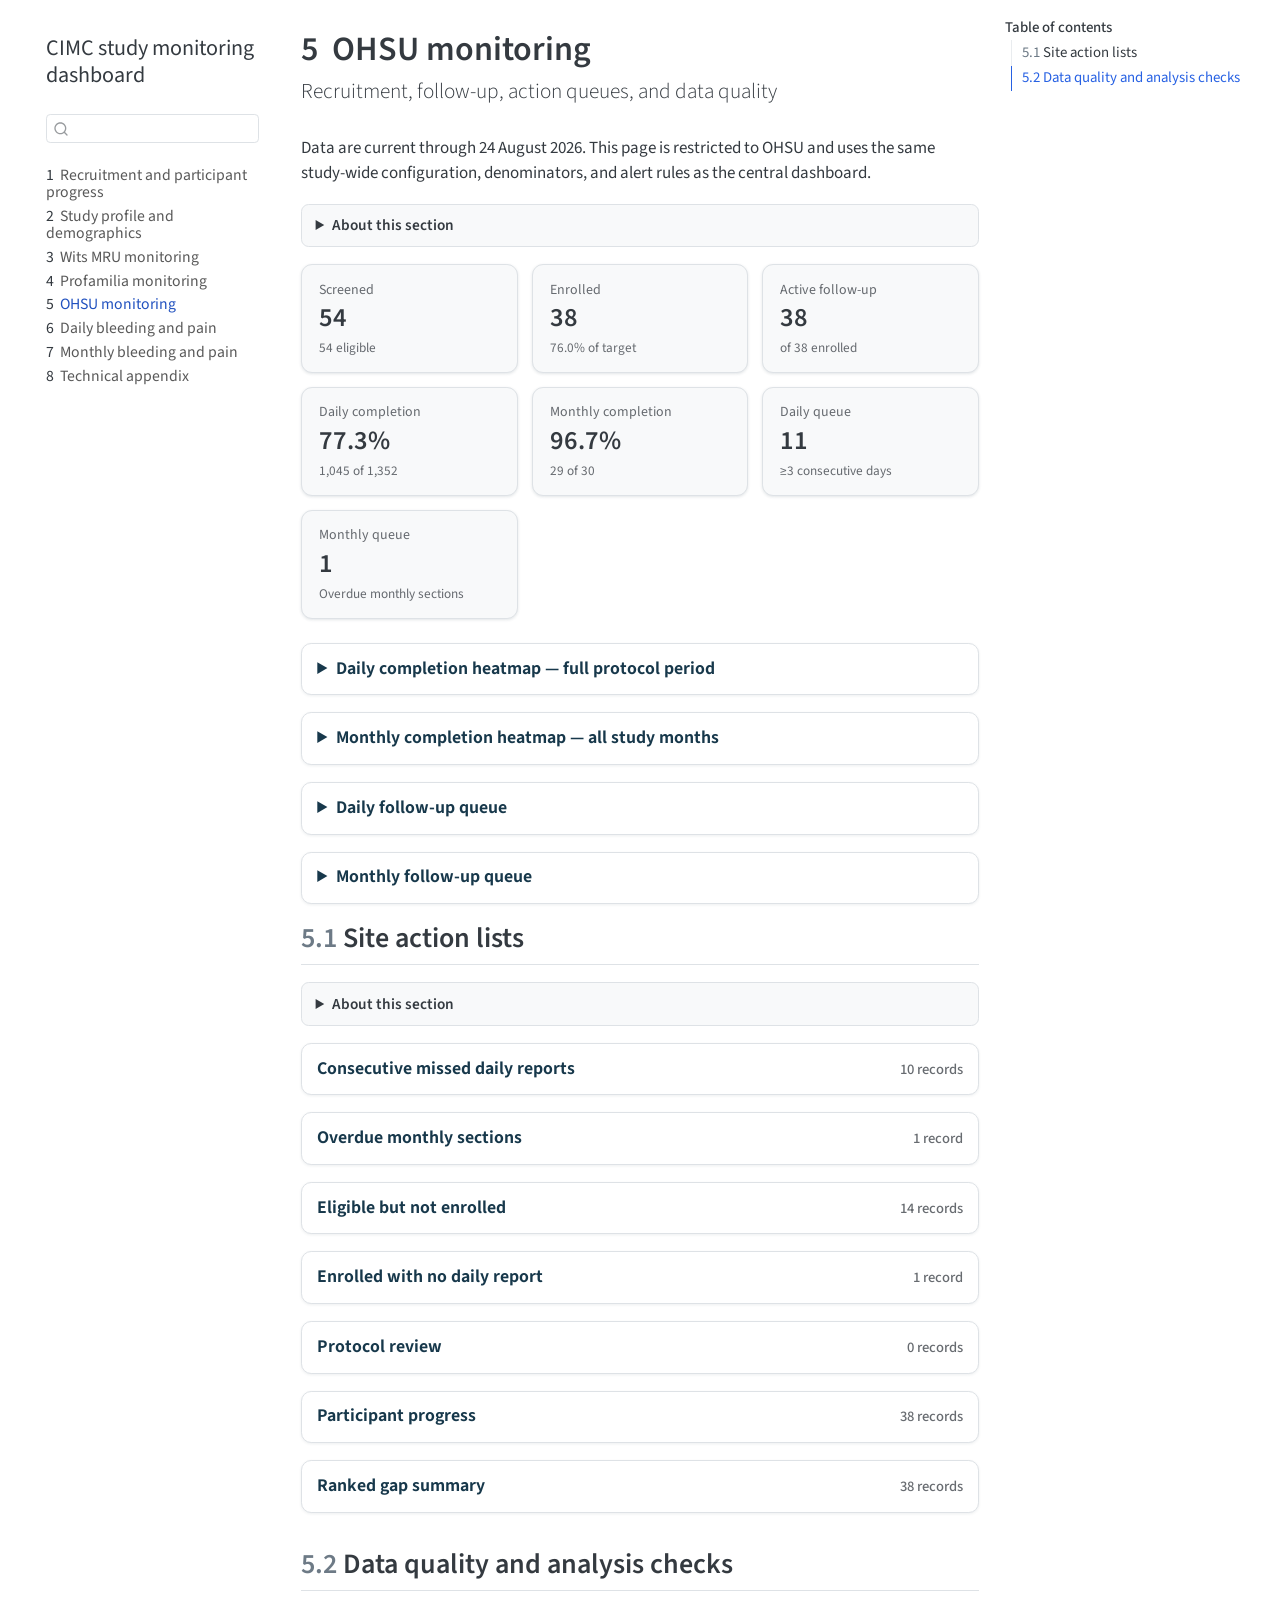
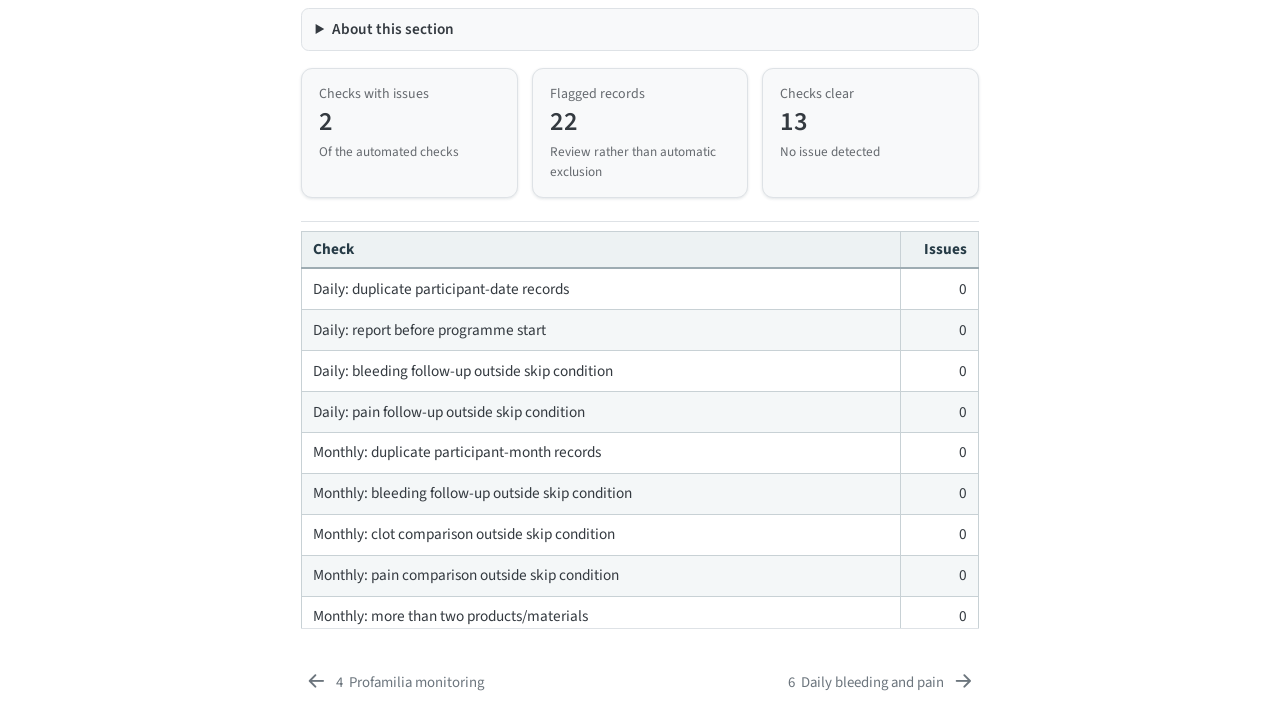
<file: docs/site_ohsu.html>
<!DOCTYPE html>
<html xmlns="http://www.w3.org/1999/xhtml" lang="en" xml:lang="en"><head>

<meta charset="utf-8">
<meta name="generator" content="quarto-1.6.40">

<meta name="viewport" content="width=device-width, initial-scale=1.0, user-scalable=yes">


<title>5&nbsp; OHSU monitoring – CIMC study monitoring dashboard</title>
<style>
code{white-space: pre-wrap;}
span.smallcaps{font-variant: small-caps;}
div.columns{display: flex; gap: min(4vw, 1.5em);}
div.column{flex: auto; overflow-x: auto;}
div.hanging-indent{margin-left: 1.5em; text-indent: -1.5em;}
ul.task-list{list-style: none;}
ul.task-list li input[type="checkbox"] {
  width: 0.8em;
  margin: 0 0.8em 0.2em -1em; /* quarto-specific, see https://github.com/quarto-dev/quarto-cli/issues/4556 */ 
  vertical-align: middle;
}
</style>


<script src="site_libs/quarto-nav/quarto-nav.js"></script>
<script src="site_libs/quarto-nav/headroom.min.js"></script>
<script src="site_libs/clipboard/clipboard.min.js"></script>
<script src="site_libs/quarto-search/autocomplete.umd.js"></script>
<script src="site_libs/quarto-search/fuse.min.js"></script>
<script src="site_libs/quarto-search/quarto-search.js"></script>
<meta name="quarto:offset" content="./">
<link href="./menstrual_epro_daily_monthly_analysis.html" rel="next">
<link href="./site_profamilia.html" rel="prev">
<script src="site_libs/quarto-html/quarto.js"></script>
<script src="site_libs/quarto-html/popper.min.js"></script>
<script src="site_libs/quarto-html/tippy.umd.min.js"></script>
<script src="site_libs/quarto-html/anchor.min.js"></script>
<link href="site_libs/quarto-html/tippy.css" rel="stylesheet">
<link href="site_libs/quarto-html/quarto-syntax-highlighting-549806ee2085284f45b00abea8c6df48.css" rel="stylesheet" id="quarto-text-highlighting-styles">
<script src="site_libs/bootstrap/bootstrap.min.js"></script>
<link href="site_libs/bootstrap/bootstrap-icons.css" rel="stylesheet">
<link href="site_libs/bootstrap/bootstrap-28710c93d7c50e973d952efcffab10bb.min.css" rel="stylesheet" append-hash="true" id="quarto-bootstrap" data-mode="light">
<script id="quarto-search-options" type="application/json">{
  "location": "sidebar",
  "copy-button": false,
  "collapse-after": 3,
  "panel-placement": "start",
  "type": "textbox",
  "limit": 50,
  "keyboard-shortcut": [
    "f",
    "/",
    "s"
  ],
  "show-item-context": false,
  "language": {
    "search-no-results-text": "No results",
    "search-matching-documents-text": "matching documents",
    "search-copy-link-title": "Copy link to search",
    "search-hide-matches-text": "Hide additional matches",
    "search-more-match-text": "more match in this document",
    "search-more-matches-text": "more matches in this document",
    "search-clear-button-title": "Clear",
    "search-text-placeholder": "",
    "search-detached-cancel-button-title": "Cancel",
    "search-submit-button-title": "Submit",
    "search-label": "Search"
  }
}</script>


<link rel="stylesheet" href="monitoring.css">
</head>

<body class="nav-sidebar floating">

<div id="quarto-search-results"></div>
  <header id="quarto-header" class="headroom fixed-top">
  <nav class="quarto-secondary-nav">
    <div class="container-fluid d-flex">
      <button type="button" class="quarto-btn-toggle btn" data-bs-toggle="collapse" role="button" data-bs-target=".quarto-sidebar-collapse-item" aria-controls="quarto-sidebar" aria-expanded="false" aria-label="Toggle sidebar navigation" onclick="if (window.quartoToggleHeadroom) { window.quartoToggleHeadroom(); }">
        <i class="bi bi-layout-text-sidebar-reverse"></i>
      </button>
        <nav class="quarto-page-breadcrumbs" aria-label="breadcrumb"><ol class="breadcrumb"><li class="breadcrumb-item"><a href="./site_ohsu.html"><span class="chapter-number">5</span>&nbsp; <span class="chapter-title">OHSU monitoring</span></a></li></ol></nav>
        <a class="flex-grow-1" role="navigation" data-bs-toggle="collapse" data-bs-target=".quarto-sidebar-collapse-item" aria-controls="quarto-sidebar" aria-expanded="false" aria-label="Toggle sidebar navigation" onclick="if (window.quartoToggleHeadroom) { window.quartoToggleHeadroom(); }">      
        </a>
      <button type="button" class="btn quarto-search-button" aria-label="Search" onclick="window.quartoOpenSearch();">
        <i class="bi bi-search"></i>
      </button>
    </div>
  </nav>
</header>
<!-- content -->
<div id="quarto-content" class="quarto-container page-columns page-rows-contents page-layout-full">
<!-- sidebar -->
  <nav id="quarto-sidebar" class="sidebar collapse collapse-horizontal quarto-sidebar-collapse-item sidebar-navigation floating overflow-auto">
    <div class="pt-lg-2 mt-2 text-left sidebar-header">
    <div class="sidebar-title mb-0 py-0">
      <a href="./">CIMC study monitoring dashboard</a> 
    </div>
      </div>
        <div class="mt-2 flex-shrink-0 align-items-center">
        <div class="sidebar-search">
        <div id="quarto-search" class="" title="Search"></div>
        </div>
        </div>
    <div class="sidebar-menu-container"> 
    <ul class="list-unstyled mt-1">
        <li class="sidebar-item">
  <div class="sidebar-item-container"> 
  <a href="./index.html" class="sidebar-item-text sidebar-link">
 <span class="menu-text"><span class="chapter-number">1</span>&nbsp; <span class="chapter-title">Recruitment and participant progress</span></span></a>
  </div>
</li>
        <li class="sidebar-item">
  <div class="sidebar-item-container"> 
  <a href="./study_statistics.html" class="sidebar-item-text sidebar-link">
 <span class="menu-text"><span class="chapter-number">2</span>&nbsp; <span class="chapter-title">Study profile and demographics</span></span></a>
  </div>
</li>
        <li class="sidebar-item">
  <div class="sidebar-item-container"> 
  <a href="./site_wmru.html" class="sidebar-item-text sidebar-link">
 <span class="menu-text"><span class="chapter-number">3</span>&nbsp; <span class="chapter-title">Wits MRU monitoring</span></span></a>
  </div>
</li>
        <li class="sidebar-item">
  <div class="sidebar-item-container"> 
  <a href="./site_profamilia.html" class="sidebar-item-text sidebar-link">
 <span class="menu-text"><span class="chapter-number">4</span>&nbsp; <span class="chapter-title">Profamilia monitoring</span></span></a>
  </div>
</li>
        <li class="sidebar-item">
  <div class="sidebar-item-container"> 
  <a href="./site_ohsu.html" class="sidebar-item-text sidebar-link active">
 <span class="menu-text"><span class="chapter-number">5</span>&nbsp; <span class="chapter-title">OHSU monitoring</span></span></a>
  </div>
</li>
        <li class="sidebar-item">
  <div class="sidebar-item-container"> 
  <a href="./menstrual_epro_daily_monthly_analysis.html" class="sidebar-item-text sidebar-link">
 <span class="menu-text"><span class="chapter-number">6</span>&nbsp; <span class="chapter-title">Daily bleeding and pain</span></span></a>
  </div>
</li>
        <li class="sidebar-item">
  <div class="sidebar-item-container"> 
  <a href="./monthly_epro_analysis.html" class="sidebar-item-text sidebar-link">
 <span class="menu-text"><span class="chapter-number">7</span>&nbsp; <span class="chapter-title">Monthly bleeding and pain</span></span></a>
  </div>
</li>
        <li class="sidebar-item">
  <div class="sidebar-item-container"> 
  <a href="./technical_appendix.html" class="sidebar-item-text sidebar-link">
 <span class="menu-text"><span class="chapter-number">8</span>&nbsp; <span class="chapter-title">Technical appendix</span></span></a>
  </div>
</li>
    </ul>
    </div>
</nav>
<div id="quarto-sidebar-glass" class="quarto-sidebar-collapse-item" data-bs-toggle="collapse" data-bs-target=".quarto-sidebar-collapse-item"></div>
<!-- margin-sidebar -->
    <div id="quarto-margin-sidebar" class="sidebar margin-sidebar">
        <nav id="TOC" role="doc-toc" class="toc-active">
    <h2 id="toc-title">Table of contents</h2>
   
  <ul class="collapse">
  <li><a href="#site-action-lists" id="toc-site-action-lists" class="nav-link active" data-scroll-target="#site-action-lists"><span class="header-section-number">5.1</span> Site action lists</a></li>
  <li><a href="#data-quality-and-analysis-checks" id="toc-data-quality-and-analysis-checks" class="nav-link" data-scroll-target="#data-quality-and-analysis-checks"><span class="header-section-number">5.2</span> Data quality and analysis checks</a></li>
  </ul>
</nav>
    </div>
<!-- main -->
<main class="content column-body" id="quarto-document-content">

<header id="title-block-header" class="quarto-title-block default">
<div class="quarto-title">
<h1 class="title"><span class="chapter-number">5</span>&nbsp; <span class="chapter-title">OHSU monitoring</span></h1>
<p class="subtitle lead">Recruitment, follow-up, action queues, and data quality</p>
</div>



<div class="quarto-title-meta column-body">

    
  
    
  </div>
  


</header>


<p>Data are current through 24 August 2026. This page is restricted to OHSU and uses the same study-wide configuration, denominators, and alert rules as the central dashboard.</p>
<p><strong>What it does.</strong> It brings recruitment, daily and monthly completion, individual reporting patterns, follow-up queues, expandable action lists, and data-quality checks into one operational site view.</p>
<p><strong>Why it helps.</strong> Site teams can identify and manage their own follow-up problems without filtering the central dashboard or receiving records belonging to another site.</p>
<div class="monitor-kpis">
  <div class="monitor-kpi">
    <div class="monitor-kpi-label">Screened</div>
    <div class="monitor-kpi-value">54</div>
    <div class="monitor-kpi-note">54 eligible</div>
  </div>
  <div class="monitor-kpi">
    <div class="monitor-kpi-label">Enrolled</div>
    <div class="monitor-kpi-value">38</div>
    <div class="monitor-kpi-note">76.0% of target</div>
  </div>
  <div class="monitor-kpi">
    <div class="monitor-kpi-label">Active follow-up</div>
    <div class="monitor-kpi-value">38</div>
    <div class="monitor-kpi-note">of 38 enrolled</div>
  </div>
  <div class="monitor-kpi">
    <div class="monitor-kpi-label">Daily completion</div>
    <div class="monitor-kpi-value">77.3%</div>
    <div class="monitor-kpi-note">1,045 of 1,352</div>
  </div>
  <div class="monitor-kpi">
    <div class="monitor-kpi-label">Monthly completion</div>
    <div class="monitor-kpi-value">96.7%</div>
    <div class="monitor-kpi-note">29 of 30</div>
  </div>
  <div class="monitor-kpi">
    <div class="monitor-kpi-label">Daily queue</div>
    <div class="monitor-kpi-value">11</div>
    <div class="monitor-kpi-note">≥3 consecutive days</div>
  </div>
  <div class="monitor-kpi">
    <div class="monitor-kpi-label">Monthly queue</div>
    <div class="monitor-kpi-value">1</div>
    <div class="monitor-kpi-note">Overdue monthly sections</div>
  </div>
</div>
<details class="dashboard-section">
<summary>
Daily completion heatmap — full protocol period
</summary>
<p>Rows are ordered by the configured missing-gap measure. Protocol day 1 is the participant’s enrollment date.</p>
<div class="full-tracking-scroll" style="--full-tracking-height: 72vh;">
<div class="cell">
<div class="cell-output-display">
<div>
<figure class="figure">
<p><img src="site_ohsu_files/figure-html/site-daily-heatmap-1.png" class="img-fluid figure-img" width="1344"></p>
</figure>
</div>
</div>
</div>
</div>
</details>
<details class="dashboard-section">
<summary>
Monthly completion heatmap — all study months
</summary>
<p>Rows are ordered by overdue monthly sections. Columns use calendar months since recruitment began.</p>
<div class="cell">
<div class="cell-output-display">
<div>
<figure class="figure">
<p><img src="site_ohsu_files/figure-html/site-monthly-heatmap-1.png" class="img-fluid figure-img" width="1056"></p>
</figure>
</div>
</div>
</div>
</details>
<details class="dashboard-section">
<summary>
Daily follow-up queue
</summary>
<p>This is a current-action queue: it counts backwards from each active participant’s latest due day, and a subsequent submission resets the streak. Historical gaps remain visible in the heatmap but do not stay in this queue after reporting resumes.</p>
<div class="monitor-table-scroll monitor-table-compact">
<table>
<thead>
<tr>
<th style="text-align:left;">
Participant ID
</th>
<th style="text-align:right;">
Consecutive missed days
</th>
<th style="text-align:right;">
Daily completion
</th>
</tr>
</thead>
<tbody>
<tr>
<td style="text-align:left;">
03-CIMC-0152
</td>
<td style="text-align:right;">
29
</td>
<td style="text-align:right;">
0.0%
</td>
</tr>
<tr>
<td style="text-align:left;">
03-CIMC-0178
</td>
<td style="text-align:right;">
10
</td>
<td style="text-align:right;">
63.8%
</td>
</tr>
<tr>
<td style="text-align:left;">
03-CIMC-0166
</td>
<td style="text-align:right;">
5
</td>
<td style="text-align:right;">
70.4%
</td>
</tr>
<tr>
<td style="text-align:left;">
03-CIMC-0209
</td>
<td style="text-align:right;">
4
</td>
<td style="text-align:right;">
52.6%
</td>
</tr>
<tr>
<td style="text-align:left;">
03-CIMC-0187
</td>
<td style="text-align:right;">
4
</td>
<td style="text-align:right;">
83.1%
</td>
</tr>
<tr>
<td style="text-align:left;">
03-CIMC-0042
</td>
<td style="text-align:right;">
3
</td>
<td style="text-align:right;">
25.0%
</td>
</tr>
<tr>
<td style="text-align:left;">
03-CIMC-0259
</td>
<td style="text-align:right;">
3
</td>
<td style="text-align:right;">
50.0%
</td>
</tr>
<tr>
<td style="text-align:left;">
03-CIMC-0236
</td>
<td style="text-align:right;">
3
</td>
<td style="text-align:right;">
62.0%
</td>
</tr>
<tr>
<td style="text-align:left;">
03-CIMC-0237
</td>
<td style="text-align:right;">
3
</td>
<td style="text-align:right;">
81.8%
</td>
</tr>
<tr>
<td style="text-align:left;">
03-CIMC-0202
</td>
<td style="text-align:right;">
3
</td>
<td style="text-align:right;">
83.1%
</td>
</tr>
<tr>
<td style="text-align:left;">
03-CIMC-0033
</td>
<td style="text-align:right;">
3
</td>
<td style="text-align:right;">
85.7%
</td>
</tr>
</tbody>
</table>
</div>
</details>
<details class="dashboard-section">
<summary>
Monthly follow-up queue
</summary>
<div class="monitor-table-scroll monitor-table-compact">
<table>
<thead>
<tr>
<th style="text-align:left;">
Participant ID
</th>
<th style="text-align:right;">
Monthly sections missing
</th>
<th style="text-align:right;">
Monthly completion
</th>
</tr>
</thead>
<tbody>
<tr>
<td style="text-align:left;">
03-CIMC-0152
</td>
<td style="text-align:right;">
1
</td>
<td style="text-align:right;">
0.0%
</td>
</tr>
</tbody>
</table>
</div>
</details>
<section id="site-action-lists" class="level2" data-number="5.1">
<h2 data-number="5.1" class="anchored" data-anchor-id="site-action-lists"><span class="header-section-number">5.1</span> Site action lists</h2>
<p>These are operational participant-level worklists for this site. The expandable tables are intended to make the reason for each flag and the expected follow-up clear without requiring a CSV download. The CSV files continue to be generated and routed separately for operational use and audit. In a downloaded Kobo dashboard archive, the site CSVs are stored in the <code>actions/</code> folder; they are not part of the rendered website itself. When action-list publication is enabled, the same records can also be inspected in the expandable tables below.</p>
<div class="action-list-collection">
  <details class="dashboard-section action-list-dropdown">
    <summary>
      <span>Consecutive missed daily reports</span>
      <span class="action-list-count">10 records</span>
    </summary>
    <div class="action-list-detail">
      <p>
        <strong>What this list shows. </strong>
        Active enrolled participants at this site who currently have at least 3 consecutive due daily reports with no submission. The streak is counted backwards from the latest due day and resets when reporting resumes.
      </p>
      <p>
        <strong>Operational use. </strong>
        Use this as the current reminder/outreach queue: check whether the participant needs a reminder, technical support, or another documented follow-up action.
      </p>
      <p>
        <strong>Interpretation. </strong>
        This is a current-action list, not a history of every previous reporting gap. Historical gaps remain visible elsewhere in the dashboard.
      </p>
      <p>
        <strong>CSV file. </strong>
        The machine-readable version is generated separately as 
        <code>reminder_targets_3_consecutive_missed_days_ohsu.csv</code>
        . In a downloaded Kobo dashboard archive, find it at 
        <code>actions/reminder_targets_3_consecutive_missed_days_ohsu.csv</code>
        . It is deliberately kept separate from the rendered website so it can be routed and access-controlled independently.
      </p>
    </div>
    <div class="monitor-table-scroll action-list-table-scroll">
<table class="table table-sm action-list-table caption-top" data-quarto-postprocess="true">
<thead>
<tr class="header">
<th style="text-align: left;" data-quarto-table-cell-role="th">Participant id</th>
<th style="text-align: left;" data-quarto-table-cell-role="th">Organization</th>
<th style="text-align: left;" data-quarto-table-cell-role="th">Site</th>
<th style="text-align: right;" data-quarto-table-cell-role="th">Current consecutive missed days</th>
<th style="text-align: left;" data-quarto-table-cell-role="th">Last report date</th>
<th style="text-align: left;" data-quarto-table-cell-role="th">Reminder method</th>
<th style="text-align: right;" data-quarto-table-cell-role="th">Reminder contact</th>
<th style="text-align: right;" data-quarto-table-cell-role="th">Daily completion</th>
</tr>
</thead>
<tbody>
<tr class="odd">
<td style="text-align: left;">03-CIMC-0178</td>
<td style="text-align: left;">ohsu</td>
<td style="text-align: left;">OHSU</td>
<td style="text-align: right;">10</td>
<td style="text-align: left;">2026-08-14</td>
<td style="text-align: left;">text_message_sms</td>
<td style="text-align: right;">NA</td>
<td style="text-align: right;">0.6382979</td>
</tr>
<tr class="even">
<td style="text-align: left;">03-CIMC-0166</td>
<td style="text-align: left;">ohsu</td>
<td style="text-align: left;">OHSU</td>
<td style="text-align: right;">5</td>
<td style="text-align: left;">2026-08-19</td>
<td style="text-align: left;">email</td>
<td style="text-align: right;">NA</td>
<td style="text-align: right;">0.7037037</td>
</tr>
<tr class="odd">
<td style="text-align: left;">03-CIMC-0187</td>
<td style="text-align: left;">ohsu</td>
<td style="text-align: left;">OHSU</td>
<td style="text-align: right;">4</td>
<td style="text-align: left;">2026-08-20</td>
<td style="text-align: left;">whatsapp</td>
<td style="text-align: right;">NA</td>
<td style="text-align: right;">0.8309859</td>
</tr>
<tr class="even">
<td style="text-align: left;">03-CIMC-0209</td>
<td style="text-align: left;">ohsu</td>
<td style="text-align: left;">OHSU</td>
<td style="text-align: right;">4</td>
<td style="text-align: left;">2026-08-20</td>
<td style="text-align: left;">whatsapp</td>
<td style="text-align: right;">19995550109</td>
<td style="text-align: right;">0.5263158</td>
</tr>
<tr class="odd">
<td style="text-align: left;">03-CIMC-0033</td>
<td style="text-align: left;">ohsu</td>
<td style="text-align: left;">OHSU</td>
<td style="text-align: right;">3</td>
<td style="text-align: left;">2026-08-21</td>
<td style="text-align: left;">whatsapp</td>
<td style="text-align: right;">NA</td>
<td style="text-align: right;">0.8571429</td>
</tr>
<tr class="even">
<td style="text-align: left;">03-CIMC-0042</td>
<td style="text-align: left;">ohsu</td>
<td style="text-align: left;">OHSU</td>
<td style="text-align: right;">3</td>
<td style="text-align: left;">2026-08-21</td>
<td style="text-align: left;">email</td>
<td style="text-align: right;">NA</td>
<td style="text-align: right;">0.2500000</td>
</tr>
<tr class="odd">
<td style="text-align: left;">03-CIMC-0202</td>
<td style="text-align: left;">ohsu</td>
<td style="text-align: left;">OHSU</td>
<td style="text-align: right;">3</td>
<td style="text-align: left;">2026-08-21</td>
<td style="text-align: left;">text_message_sms</td>
<td style="text-align: right;">19995550104</td>
<td style="text-align: right;">0.8313253</td>
</tr>
<tr class="even">
<td style="text-align: left;">03-CIMC-0236</td>
<td style="text-align: left;">ohsu</td>
<td style="text-align: left;">OHSU</td>
<td style="text-align: right;">3</td>
<td style="text-align: left;">2026-08-21</td>
<td style="text-align: left;">text_message_sms</td>
<td style="text-align: right;">NA</td>
<td style="text-align: right;">0.6197183</td>
</tr>
<tr class="odd">
<td style="text-align: left;">03-CIMC-0237</td>
<td style="text-align: left;">ohsu</td>
<td style="text-align: left;">OHSU</td>
<td style="text-align: right;">3</td>
<td style="text-align: left;">2026-08-21</td>
<td style="text-align: left;">whatsapp</td>
<td style="text-align: right;">NA</td>
<td style="text-align: right;">0.8181818</td>
</tr>
<tr class="even">
<td style="text-align: left;">03-CIMC-0259</td>
<td style="text-align: left;">ohsu</td>
<td style="text-align: left;">OHSU</td>
<td style="text-align: right;">3</td>
<td style="text-align: left;">2026-08-21</td>
<td style="text-align: left;">email</td>
<td style="text-align: right;">NA</td>
<td style="text-align: right;">0.5000000</td>
</tr>
</tbody>
</table>
</div>
  </details>
  <details class="dashboard-section action-list-dropdown">
    <summary>
      <span>Overdue monthly sections</span>
      <span class="action-list-count">1 record</span>
    </summary>
    <div class="action-list-detail">
      <p>
        <strong>What this list shows. </strong>
        Participant-month sections expected for this site that remain missing after the configured 3-day grace period.
      </p>
      <p>
        <strong>Operational use. </strong>
        Use this list to chase genuinely overdue monthly reporting and distinguish late forms from months that are not yet due.
      </p>
      <p>
        <strong>Interpretation. </strong>
        A row indicates an outstanding reporting requirement; it does not by itself imply a protocol deviation.
      </p>
      <p>
        <strong>CSV file. </strong>
        The machine-readable version is generated separately as 
        <code>monthly_report_due_targets_ohsu.csv</code>
        . In a downloaded Kobo dashboard archive, find it at 
        <code>actions/monthly_report_due_targets_ohsu.csv</code>
        . It is deliberately kept separate from the rendered website so it can be routed and access-controlled independently.
      </p>
    </div>
    <div class="monitor-table-scroll action-list-table-scroll">
<table class="table table-sm action-list-table caption-top" data-quarto-postprocess="true">
<thead>
<tr class="header">
<th style="text-align: left;" data-quarto-table-cell-role="th">Participant id</th>
<th style="text-align: left;" data-quarto-table-cell-role="th">Organization</th>
<th style="text-align: left;" data-quarto-table-cell-role="th">Site</th>
<th style="text-align: right;" data-quarto-table-cell-role="th">Expected monthly reports</th>
<th style="text-align: right;" data-quarto-table-cell-role="th">Monthly reports received</th>
<th style="text-align: right;" data-quarto-table-cell-role="th">Monthly reports missing</th>
<th style="text-align: left;" data-quarto-table-cell-role="th">Last monthly report due</th>
<th style="text-align: left;" data-quarto-table-cell-role="th">Reminder method</th>
<th style="text-align: left;" data-quarto-table-cell-role="th">Reminder contact</th>
</tr>
</thead>
<tbody>
<tr class="odd">
<td style="text-align: left;">03-CIMC-0152</td>
<td style="text-align: left;">ohsu</td>
<td style="text-align: left;">OHSU</td>
<td style="text-align: right;">1</td>
<td style="text-align: right;">0</td>
<td style="text-align: right;">1</td>
<td style="text-align: left;">2026-08-01</td>
<td style="text-align: left;">whatsapp</td>
<td style="text-align: left;">NA</td>
</tr>
</tbody>
</table>
</div>
  </details>
  <details class="dashboard-section action-list-dropdown">
    <summary>
      <span>Eligible but not enrolled</span>
      <span class="action-list-count">14 records</span>
    </summary>
    <div class="action-list-detail">
      <p>
        <strong>What this list shows. </strong>
        Recruitment/screening records marked eligible that still have no matching enrollment record after 7 days.
      </p>
      <p>
        <strong>Operational use. </strong>
        Use this as a recruitment follow-up queue to determine whether enrollment is pending, the participant declined, the linkage is missing, or another disposition needs to be recorded.
      </p>
      <p>
        <strong>Interpretation. </strong>
        Absence of an enrollment record is an operational flag and should be checked against source records before being interpreted as an error.
      </p>
      <p>
        <strong>CSV file. </strong>
        The machine-readable version is generated separately as 
        <code>eligible_not_enrolled_targets_ohsu.csv</code>
        . In a downloaded Kobo dashboard archive, find it at 
        <code>actions/eligible_not_enrolled_targets_ohsu.csv</code>
        . It is deliberately kept separate from the rendered website so it can be routed and access-controlled independently.
      </p>
    </div>
    <div class="monitor-table-scroll action-list-table-scroll">
<table class="table table-sm action-list-table caption-top" data-quarto-postprocess="true">
<thead>
<tr class="header">
<th style="text-align: left;" data-quarto-table-cell-role="th">Participant id</th>
<th style="text-align: left;" data-quarto-table-cell-role="th">Organization</th>
<th style="text-align: left;" data-quarto-table-cell-role="th">Site</th>
<th style="text-align: left;" data-quarto-table-cell-role="th">Recruitment date</th>
<th style="text-align: right;" data-quarto-table-cell-role="th">Days since recruitment</th>
<th style="text-align: left;" data-quarto-table-cell-role="th">Planned enrollment date</th>
<th style="text-align: right;" data-quarto-table-cell-role="th">Phone</th>
<th style="text-align: left;" data-quarto-table-cell-role="th">Email</th>
<th style="text-align: left;" data-quarto-table-cell-role="th">Reminder</th>
<th style="text-align: left;" data-quarto-table-cell-role="th">Notes</th>
</tr>
</thead>
<tbody>
<tr class="odd">
<td style="text-align: left;">03-CIMC-0123</td>
<td style="text-align: left;">ohsu</td>
<td style="text-align: left;">OHSU</td>
<td style="text-align: left;">2026-05-30</td>
<td style="text-align: right;">86</td>
<td style="text-align: left;">2026-06-07</td>
<td style="text-align: right;">15035550123</td>
<td style="text-align: left;">test.participant.123@example.org</td>
<td style="text-align: left;">email_reminder</td>
<td style="text-align: left;">Dummy scheduling note</td>
</tr>
<tr class="even">
<td style="text-align: left;">03-CIMC-0172</td>
<td style="text-align: left;">ohsu</td>
<td style="text-align: left;">OHSU</td>
<td style="text-align: left;">2026-05-31</td>
<td style="text-align: right;">85</td>
<td style="text-align: left;">2026-06-12</td>
<td style="text-align: right;">15035550172</td>
<td style="text-align: left;">test.participant.172@example.org</td>
<td style="text-align: left;">phone_reminder</td>
<td style="text-align: left;">Dummy scheduling note</td>
</tr>
<tr class="odd">
<td style="text-align: left;">03-CIMC-0117</td>
<td style="text-align: left;">ohsu</td>
<td style="text-align: left;">OHSU</td>
<td style="text-align: left;">2026-06-17</td>
<td style="text-align: right;">68</td>
<td style="text-align: left;">2026-06-26</td>
<td style="text-align: right;">15035550117</td>
<td style="text-align: left;">test.participant.117@example.org</td>
<td style="text-align: left;">phone_reminder</td>
<td style="text-align: left;">Dummy scheduling note</td>
</tr>
<tr class="even">
<td style="text-align: left;">03-CIMC-0226</td>
<td style="text-align: left;">ohsu</td>
<td style="text-align: left;">OHSU</td>
<td style="text-align: left;">2026-06-19</td>
<td style="text-align: right;">66</td>
<td style="text-align: left;">2026-06-21</td>
<td style="text-align: right;">15035550226</td>
<td style="text-align: left;">test.participant.226@example.org</td>
<td style="text-align: left;">email_reminder</td>
<td style="text-align: left;">Dummy scheduling note</td>
</tr>
<tr class="odd">
<td style="text-align: left;">03-CIMC-0110</td>
<td style="text-align: left;">ohsu</td>
<td style="text-align: left;">OHSU</td>
<td style="text-align: left;">2026-06-20</td>
<td style="text-align: right;">65</td>
<td style="text-align: left;">2026-06-26</td>
<td style="text-align: right;">15035550110</td>
<td style="text-align: left;">test.participant.110@example.org</td>
<td style="text-align: left;">phone_reminder</td>
<td style="text-align: left;">Dummy scheduling note</td>
</tr>
<tr class="even">
<td style="text-align: left;">03-CIMC-0204</td>
<td style="text-align: left;">ohsu</td>
<td style="text-align: left;">OHSU</td>
<td style="text-align: left;">2026-07-05</td>
<td style="text-align: right;">50</td>
<td style="text-align: left;">2026-07-08</td>
<td style="text-align: right;">15035550204</td>
<td style="text-align: left;">test.participant.204@example.org</td>
<td style="text-align: left;">phone_reminder</td>
<td style="text-align: left;">Dummy scheduling note</td>
</tr>
<tr class="odd">
<td style="text-align: left;">03-CIMC-0104</td>
<td style="text-align: left;">ohsu</td>
<td style="text-align: left;">OHSU</td>
<td style="text-align: left;">2026-07-07</td>
<td style="text-align: right;">48</td>
<td style="text-align: left;">2026-07-17</td>
<td style="text-align: right;">15035550104</td>
<td style="text-align: left;">test.participant.104@example.org</td>
<td style="text-align: left;">email_reminder</td>
<td style="text-align: left;">Dummy scheduling note</td>
</tr>
<tr class="even">
<td style="text-align: left;">03-CIMC-0195</td>
<td style="text-align: left;">ohsu</td>
<td style="text-align: left;">OHSU</td>
<td style="text-align: left;">2026-07-15</td>
<td style="text-align: right;">40</td>
<td style="text-align: left;">2026-07-23</td>
<td style="text-align: right;">15035550195</td>
<td style="text-align: left;">test.participant.195@example.org</td>
<td style="text-align: left;">email_reminder</td>
<td style="text-align: left;">Dummy scheduling note</td>
</tr>
<tr class="odd">
<td style="text-align: left;">03-CIMC-0153</td>
<td style="text-align: left;">ohsu</td>
<td style="text-align: left;">OHSU</td>
<td style="text-align: left;">2026-07-23</td>
<td style="text-align: right;">32</td>
<td style="text-align: left;">2026-08-05</td>
<td style="text-align: right;">15035550153</td>
<td style="text-align: left;">test.participant.153@example.org</td>
<td style="text-align: left;">email_reminder</td>
<td style="text-align: left;">Dummy scheduling note</td>
</tr>
<tr class="even">
<td style="text-align: left;">03-CIMC-0026</td>
<td style="text-align: left;">ohsu</td>
<td style="text-align: left;">OHSU</td>
<td style="text-align: left;">2026-07-24</td>
<td style="text-align: right;">31</td>
<td style="text-align: left;">2026-08-07</td>
<td style="text-align: right;">15035550026</td>
<td style="text-align: left;">test.participant.026@example.org</td>
<td style="text-align: left;">phone_reminder</td>
<td style="text-align: left;">Dummy scheduling note</td>
</tr>
<tr class="odd">
<td style="text-align: left;">03-CIMC-0018</td>
<td style="text-align: left;">ohsu</td>
<td style="text-align: left;">OHSU</td>
<td style="text-align: left;">2026-07-28</td>
<td style="text-align: right;">27</td>
<td style="text-align: left;">2026-07-31</td>
<td style="text-align: right;">15035550018</td>
<td style="text-align: left;">test.participant.018@example.org</td>
<td style="text-align: left;">email_reminder</td>
<td style="text-align: left;">Dummy scheduling note</td>
</tr>
<tr class="even">
<td style="text-align: left;">03-CIMC-0103</td>
<td style="text-align: left;">ohsu</td>
<td style="text-align: left;">OHSU</td>
<td style="text-align: left;">2026-08-05</td>
<td style="text-align: right;">19</td>
<td style="text-align: left;">2026-08-19</td>
<td style="text-align: right;">15035550103</td>
<td style="text-align: left;">test.participant.103@example.org</td>
<td style="text-align: left;">email_reminder</td>
<td style="text-align: left;">Dummy scheduling note</td>
</tr>
<tr class="odd">
<td style="text-align: left;">03-CIMC-0085</td>
<td style="text-align: left;">ohsu</td>
<td style="text-align: left;">OHSU</td>
<td style="text-align: left;">2026-08-07</td>
<td style="text-align: right;">17</td>
<td style="text-align: left;">2026-08-19</td>
<td style="text-align: right;">15035550085</td>
<td style="text-align: left;">test.participant.085@example.org</td>
<td style="text-align: left;">email_reminder</td>
<td style="text-align: left;">Dummy scheduling note</td>
</tr>
<tr class="even">
<td style="text-align: left;">03-CIMC-0198</td>
<td style="text-align: left;">ohsu</td>
<td style="text-align: left;">OHSU</td>
<td style="text-align: left;">2026-08-12</td>
<td style="text-align: right;">12</td>
<td style="text-align: left;">2026-08-26</td>
<td style="text-align: right;">15035550198</td>
<td style="text-align: left;">test.participant.198@example.org</td>
<td style="text-align: left;">phone_reminder</td>
<td style="text-align: left;">Dummy scheduling note</td>
</tr>
</tbody>
</table>
</div>
  </details>
  <details class="dashboard-section action-list-dropdown">
    <summary>
      <span>Enrolled with no daily report</span>
      <span class="action-list-count">1 record</span>
    </summary>
    <div class="action-list-detail">
      <p>
        <strong>What this list shows. </strong>
        Enrolled participants for whom no daily CIMC/ePRO submission has appeared after the configured 2-day onboarding interval.
      </p>
      <p>
        <strong>Operational use. </strong>
        Use this for early onboarding follow-up: confirm that the participant can access the reporting system, understands the daily schedule, and that their submissions are linking to the correct participant ID.
      </p>
      <p>
        <strong>Interpretation. </strong>
        This is intended to identify failure to start reporting promptly, rather than later gaps after reporting has already begun.
      </p>
      <p>
        <strong>CSV file. </strong>
        The machine-readable version is generated separately as 
        <code>enrolled_no_daily_submission_targets_ohsu.csv</code>
        . In a downloaded Kobo dashboard archive, find it at 
        <code>actions/enrolled_no_daily_submission_targets_ohsu.csv</code>
        . It is deliberately kept separate from the rendered website so it can be routed and access-controlled independently.
      </p>
    </div>
    <div class="monitor-table-scroll action-list-table-scroll">
<table class="table table-sm action-list-table caption-top" data-quarto-postprocess="true">
<thead>
<tr class="header">
<th style="text-align: left;" data-quarto-table-cell-role="th">Participant id</th>
<th style="text-align: left;" data-quarto-table-cell-role="th">Organization</th>
<th style="text-align: left;" data-quarto-table-cell-role="th">Site</th>
<th style="text-align: left;" data-quarto-table-cell-role="th">Enrollment date</th>
<th style="text-align: right;" data-quarto-table-cell-role="th">Days since enrollment</th>
<th style="text-align: left;" data-quarto-table-cell-role="th">Daily reminder method</th>
<th style="text-align: left;" data-quarto-table-cell-role="th">Phone</th>
<th style="text-align: left;" data-quarto-table-cell-role="th">Email</th>
</tr>
</thead>
<tbody>
<tr class="odd">
<td style="text-align: left;">03-CIMC-0152</td>
<td style="text-align: left;">ohsu</td>
<td style="text-align: left;">OHSU</td>
<td style="text-align: left;">2026-07-27</td>
<td style="text-align: right;">28</td>
<td style="text-align: left;">email</td>
<td style="text-align: left;">NA</td>
<td style="text-align: left;">cimc.0079@example.org</td>
</tr>
</tbody>
</table>
</div>
  </details>
  <details class="dashboard-section action-list-dropdown">
    <summary>
      <span>Protocol review</span>
      <span class="action-list-count">0 records</span>
    </summary>
    <div class="action-list-detail">
      <p>
        <strong>What this list shows. </strong>
        Automated cross-form flags that may represent protocol deviations, protocol violations, or data/linkage problems. The rules compare recruitment, enrollment and CIMC records and apply the classifications configured for the study.
      </p>
      <p>
        <strong>Operational use. </strong>
        Use this list for source verification and formal study-team adjudication. Confirm the underlying records, decide whether the event is genuinely a deviation/violation, and document the required action under the approved procedures.
      </p>
      <p>
        <strong>Interpretation. </strong>
        These are screening flags only. The dashboard does not make the final determination of seriousness, causality, reportability, or corrective action.
      </p>
      <p>
        <strong>CSV file. </strong>
        The machine-readable version is generated separately as 
        <code>protocol_deviation_violation_review_ohsu.csv</code>
        . In a downloaded Kobo dashboard archive, find it at 
        <code>actions/protocol_deviation_violation_review_ohsu.csv</code>
        . It is deliberately kept separate from the rendered website so it can be routed and access-controlled independently.
      </p>
    </div>
    <p class="small text-muted">No records currently meet this rule.</p>
  </details>
  <details class="dashboard-section action-list-dropdown">
    <summary>
      <span>Participant progress</span>
      <span class="action-list-count">38 records</span>
    </summary>
    <div class="action-list-detail">
      <p>
        <strong>What this list shows. </strong>
        One operational summary row for every enrolled participant at this site, combining follow-up timing, expected and received reporting, completion measures, and current status fields.
      </p>
      <p>
        <strong>Operational use. </strong>
        Use this as the site's broad participant-management table when you need the whole enrolled cohort rather than only people who have triggered a specific exception rule.
      </p>
      <p>
        <strong>Interpretation. </strong>
        Because this is a complete participant-level operational file, access should follow the same confidentiality controls as the other protected action files.
      </p>
      <p>
        <strong>CSV file. </strong>
        The machine-readable version is generated separately as 
        <code>participant_progress_summary_ohsu.csv</code>
        . In a downloaded Kobo dashboard archive, find it at 
        <code>actions/participant_progress_summary_ohsu.csv</code>
        . It is deliberately kept separate from the rendered website so it can be routed and access-controlled independently.
      </p>
    </div>
    <div class="monitor-table-scroll action-list-table-scroll">
<table class="table table-sm action-list-table caption-top" data-quarto-postprocess="true">
<thead>
<tr class="header">
<th style="text-align: left;" data-quarto-table-cell-role="th">Participant id</th>
<th style="text-align: left;" data-quarto-table-cell-role="th">Organization</th>
<th style="text-align: left;" data-quarto-table-cell-role="th">Site</th>
<th style="text-align: left;" data-quarto-table-cell-role="th">Enrollment date</th>
<th style="text-align: left;" data-quarto-table-cell-role="th">Planned end date</th>
<th style="text-align: left;" data-quarto-table-cell-role="th">Status</th>
<th style="text-align: right;" data-quarto-table-cell-role="th">Daily reports received</th>
<th style="text-align: right;" data-quarto-table-cell-role="th">Expected daily reports</th>
<th style="text-align: right;" data-quarto-table-cell-role="th">Daily completion</th>
<th style="text-align: right;" data-quarto-table-cell-role="th">Monthly reports received</th>
<th style="text-align: right;" data-quarto-table-cell-role="th">Expected monthly reports</th>
<th style="text-align: right;" data-quarto-table-cell-role="th">Monthly completion</th>
<th style="text-align: right;" data-quarto-table-cell-role="th">Current consecutive missed days</th>
<th style="text-align: left;" data-quarto-table-cell-role="th">Last report date</th>
<th style="text-align: left;" data-quarto-table-cell-role="th">Method stop date</th>
</tr>
</thead>
<tbody>
<tr class="odd">
<td style="text-align: left;">03-CIMC-0002</td>
<td style="text-align: left;">ohsu</td>
<td style="text-align: left;">OHSU</td>
<td style="text-align: left;">2026-08-09</td>
<td style="text-align: left;">2026-11-06</td>
<td style="text-align: left;">Active follow-up</td>
<td style="text-align: right;">11</td>
<td style="text-align: right;">16</td>
<td style="text-align: right;">0.6875000</td>
<td style="text-align: right;">0</td>
<td style="text-align: right;">0</td>
<td style="text-align: right;">NA</td>
<td style="text-align: right;">0</td>
<td style="text-align: left;">2026-08-24</td>
<td style="text-align: left;">NA</td>
</tr>
<tr class="even">
<td style="text-align: left;">03-CIMC-0012</td>
<td style="text-align: left;">ohsu</td>
<td style="text-align: left;">OHSU</td>
<td style="text-align: left;">2026-07-05</td>
<td style="text-align: left;">2026-10-02</td>
<td style="text-align: left;">Active follow-up</td>
<td style="text-align: right;">38</td>
<td style="text-align: right;">51</td>
<td style="text-align: right;">0.7450980</td>
<td style="text-align: right;">1</td>
<td style="text-align: right;">1</td>
<td style="text-align: right;">1</td>
<td style="text-align: right;">0</td>
<td style="text-align: left;">2026-08-24</td>
<td style="text-align: left;">NA</td>
</tr>
<tr class="odd">
<td style="text-align: left;">03-CIMC-0019</td>
<td style="text-align: left;">ohsu</td>
<td style="text-align: left;">OHSU</td>
<td style="text-align: left;">2026-08-10</td>
<td style="text-align: left;">2026-11-07</td>
<td style="text-align: left;">Active follow-up</td>
<td style="text-align: right;">14</td>
<td style="text-align: right;">15</td>
<td style="text-align: right;">0.9333333</td>
<td style="text-align: right;">0</td>
<td style="text-align: right;">0</td>
<td style="text-align: right;">NA</td>
<td style="text-align: right;">0</td>
<td style="text-align: left;">2026-08-24</td>
<td style="text-align: left;">NA</td>
</tr>
<tr class="even">
<td style="text-align: left;">03-CIMC-0022</td>
<td style="text-align: left;">ohsu</td>
<td style="text-align: left;">OHSU</td>
<td style="text-align: left;">2026-07-04</td>
<td style="text-align: left;">2026-10-01</td>
<td style="text-align: left;">Active follow-up</td>
<td style="text-align: right;">48</td>
<td style="text-align: right;">52</td>
<td style="text-align: right;">0.9230769</td>
<td style="text-align: right;">1</td>
<td style="text-align: right;">1</td>
<td style="text-align: right;">1</td>
<td style="text-align: right;">0</td>
<td style="text-align: left;">2026-08-24</td>
<td style="text-align: left;">NA</td>
</tr>
<tr class="odd">
<td style="text-align: left;">03-CIMC-0033</td>
<td style="text-align: left;">ohsu</td>
<td style="text-align: left;">OHSU</td>
<td style="text-align: left;">2026-07-21</td>
<td style="text-align: left;">2026-10-18</td>
<td style="text-align: left;">Active follow-up</td>
<td style="text-align: right;">30</td>
<td style="text-align: right;">35</td>
<td style="text-align: right;">0.8571429</td>
<td style="text-align: right;">1</td>
<td style="text-align: right;">1</td>
<td style="text-align: right;">1</td>
<td style="text-align: right;">3</td>
<td style="text-align: left;">2026-08-21</td>
<td style="text-align: left;">NA</td>
</tr>
<tr class="even">
<td style="text-align: left;">03-CIMC-0042</td>
<td style="text-align: left;">ohsu</td>
<td style="text-align: left;">OHSU</td>
<td style="text-align: left;">2026-08-21</td>
<td style="text-align: left;">2026-11-18</td>
<td style="text-align: left;">Active follow-up</td>
<td style="text-align: right;">1</td>
<td style="text-align: right;">4</td>
<td style="text-align: right;">0.2500000</td>
<td style="text-align: right;">0</td>
<td style="text-align: right;">0</td>
<td style="text-align: right;">NA</td>
<td style="text-align: right;">3</td>
<td style="text-align: left;">2026-08-21</td>
<td style="text-align: left;">NA</td>
</tr>
<tr class="odd">
<td style="text-align: left;">03-CIMC-0044</td>
<td style="text-align: left;">ohsu</td>
<td style="text-align: left;">OHSU</td>
<td style="text-align: left;">2026-06-13</td>
<td style="text-align: left;">2026-09-10</td>
<td style="text-align: left;">Active follow-up</td>
<td style="text-align: right;">52</td>
<td style="text-align: right;">73</td>
<td style="text-align: right;">0.7123288</td>
<td style="text-align: right;">2</td>
<td style="text-align: right;">2</td>
<td style="text-align: right;">1</td>
<td style="text-align: right;">0</td>
<td style="text-align: left;">2026-08-24</td>
<td style="text-align: left;">NA</td>
</tr>
<tr class="even">
<td style="text-align: left;">03-CIMC-0069</td>
<td style="text-align: left;">ohsu</td>
<td style="text-align: left;">OHSU</td>
<td style="text-align: left;">2026-08-22</td>
<td style="text-align: left;">2026-11-19</td>
<td style="text-align: left;">Active follow-up</td>
<td style="text-align: right;">3</td>
<td style="text-align: right;">3</td>
<td style="text-align: right;">1.0000000</td>
<td style="text-align: right;">0</td>
<td style="text-align: right;">0</td>
<td style="text-align: right;">NA</td>
<td style="text-align: right;">0</td>
<td style="text-align: left;">2026-08-24</td>
<td style="text-align: left;">NA</td>
</tr>
<tr class="odd">
<td style="text-align: left;">03-CIMC-0070</td>
<td style="text-align: left;">ohsu</td>
<td style="text-align: left;">OHSU</td>
<td style="text-align: left;">2026-08-02</td>
<td style="text-align: left;">2026-10-30</td>
<td style="text-align: left;">Active follow-up</td>
<td style="text-align: right;">15</td>
<td style="text-align: right;">23</td>
<td style="text-align: right;">0.6521739</td>
<td style="text-align: right;">0</td>
<td style="text-align: right;">0</td>
<td style="text-align: right;">NA</td>
<td style="text-align: right;">0</td>
<td style="text-align: left;">2026-08-24</td>
<td style="text-align: left;">NA</td>
</tr>
<tr class="even">
<td style="text-align: left;">03-CIMC-0075</td>
<td style="text-align: left;">ohsu</td>
<td style="text-align: left;">OHSU</td>
<td style="text-align: left;">2026-08-18</td>
<td style="text-align: left;">2026-11-15</td>
<td style="text-align: left;">Active follow-up</td>
<td style="text-align: right;">6</td>
<td style="text-align: right;">7</td>
<td style="text-align: right;">0.8571429</td>
<td style="text-align: right;">0</td>
<td style="text-align: right;">0</td>
<td style="text-align: right;">NA</td>
<td style="text-align: right;">0</td>
<td style="text-align: left;">2026-08-24</td>
<td style="text-align: left;">NA</td>
</tr>
<tr class="odd">
<td style="text-align: left;">03-CIMC-0089</td>
<td style="text-align: left;">ohsu</td>
<td style="text-align: left;">OHSU</td>
<td style="text-align: left;">2026-08-11</td>
<td style="text-align: left;">2026-11-08</td>
<td style="text-align: left;">Active follow-up</td>
<td style="text-align: right;">6</td>
<td style="text-align: right;">14</td>
<td style="text-align: right;">0.4285714</td>
<td style="text-align: right;">0</td>
<td style="text-align: right;">0</td>
<td style="text-align: right;">NA</td>
<td style="text-align: right;">1</td>
<td style="text-align: left;">2026-08-23</td>
<td style="text-align: left;">NA</td>
</tr>
<tr class="even">
<td style="text-align: left;">03-CIMC-0093</td>
<td style="text-align: left;">ohsu</td>
<td style="text-align: left;">OHSU</td>
<td style="text-align: left;">2026-07-18</td>
<td style="text-align: left;">2026-10-15</td>
<td style="text-align: left;">Active follow-up</td>
<td style="text-align: right;">38</td>
<td style="text-align: right;">38</td>
<td style="text-align: right;">1.0000000</td>
<td style="text-align: right;">1</td>
<td style="text-align: right;">1</td>
<td style="text-align: right;">1</td>
<td style="text-align: right;">0</td>
<td style="text-align: left;">2026-08-24</td>
<td style="text-align: left;">NA</td>
</tr>
<tr class="odd">
<td style="text-align: left;">03-CIMC-0094</td>
<td style="text-align: left;">ohsu</td>
<td style="text-align: left;">OHSU</td>
<td style="text-align: left;">2026-07-08</td>
<td style="text-align: left;">2026-10-05</td>
<td style="text-align: left;">Active follow-up</td>
<td style="text-align: right;">37</td>
<td style="text-align: right;">48</td>
<td style="text-align: right;">0.7708333</td>
<td style="text-align: right;">1</td>
<td style="text-align: right;">1</td>
<td style="text-align: right;">1</td>
<td style="text-align: right;">0</td>
<td style="text-align: left;">2026-08-24</td>
<td style="text-align: left;">NA</td>
</tr>
<tr class="even">
<td style="text-align: left;">03-CIMC-0095</td>
<td style="text-align: left;">ohsu</td>
<td style="text-align: left;">OHSU</td>
<td style="text-align: left;">2026-08-16</td>
<td style="text-align: left;">2026-11-13</td>
<td style="text-align: left;">Active follow-up</td>
<td style="text-align: right;">6</td>
<td style="text-align: right;">9</td>
<td style="text-align: right;">0.6666667</td>
<td style="text-align: right;">0</td>
<td style="text-align: right;">0</td>
<td style="text-align: right;">NA</td>
<td style="text-align: right;">0</td>
<td style="text-align: left;">2026-08-24</td>
<td style="text-align: left;">NA</td>
</tr>
<tr class="odd">
<td style="text-align: left;">03-CIMC-0096</td>
<td style="text-align: left;">ohsu</td>
<td style="text-align: left;">OHSU</td>
<td style="text-align: left;">2026-08-04</td>
<td style="text-align: left;">2026-11-01</td>
<td style="text-align: left;">Active follow-up</td>
<td style="text-align: right;">17</td>
<td style="text-align: right;">21</td>
<td style="text-align: right;">0.8095238</td>
<td style="text-align: right;">0</td>
<td style="text-align: right;">0</td>
<td style="text-align: right;">NA</td>
<td style="text-align: right;">0</td>
<td style="text-align: left;">2026-08-24</td>
<td style="text-align: left;">NA</td>
</tr>
<tr class="even">
<td style="text-align: left;">03-CIMC-0097</td>
<td style="text-align: left;">ohsu</td>
<td style="text-align: left;">OHSU</td>
<td style="text-align: left;">2026-08-20</td>
<td style="text-align: left;">2026-11-17</td>
<td style="text-align: left;">Active follow-up</td>
<td style="text-align: right;">5</td>
<td style="text-align: right;">5</td>
<td style="text-align: right;">1.0000000</td>
<td style="text-align: right;">0</td>
<td style="text-align: right;">0</td>
<td style="text-align: right;">NA</td>
<td style="text-align: right;">0</td>
<td style="text-align: left;">2026-08-24</td>
<td style="text-align: left;">NA</td>
</tr>
<tr class="odd">
<td style="text-align: left;">03-CIMC-0099</td>
<td style="text-align: left;">ohsu</td>
<td style="text-align: left;">OHSU</td>
<td style="text-align: left;">2026-08-06</td>
<td style="text-align: left;">2026-11-03</td>
<td style="text-align: left;">Active follow-up</td>
<td style="text-align: right;">18</td>
<td style="text-align: right;">19</td>
<td style="text-align: right;">0.9473684</td>
<td style="text-align: right;">0</td>
<td style="text-align: right;">0</td>
<td style="text-align: right;">NA</td>
<td style="text-align: right;">0</td>
<td style="text-align: left;">2026-08-24</td>
<td style="text-align: left;">NA</td>
</tr>
<tr class="even">
<td style="text-align: left;">03-CIMC-0128</td>
<td style="text-align: left;">ohsu</td>
<td style="text-align: left;">OHSU</td>
<td style="text-align: left;">2026-07-09</td>
<td style="text-align: left;">2026-10-06</td>
<td style="text-align: left;">Active follow-up</td>
<td style="text-align: right;">36</td>
<td style="text-align: right;">47</td>
<td style="text-align: right;">0.7659574</td>
<td style="text-align: right;">1</td>
<td style="text-align: right;">1</td>
<td style="text-align: right;">1</td>
<td style="text-align: right;">1</td>
<td style="text-align: left;">2026-08-23</td>
<td style="text-align: left;">NA</td>
</tr>
<tr class="odd">
<td style="text-align: left;">03-CIMC-0132</td>
<td style="text-align: left;">ohsu</td>
<td style="text-align: left;">OHSU</td>
<td style="text-align: left;">2026-07-21</td>
<td style="text-align: left;">2026-10-18</td>
<td style="text-align: left;">Active follow-up</td>
<td style="text-align: right;">31</td>
<td style="text-align: right;">35</td>
<td style="text-align: right;">0.8857143</td>
<td style="text-align: right;">1</td>
<td style="text-align: right;">1</td>
<td style="text-align: right;">1</td>
<td style="text-align: right;">0</td>
<td style="text-align: left;">2026-08-24</td>
<td style="text-align: left;">NA</td>
</tr>
<tr class="even">
<td style="text-align: left;">03-CIMC-0134</td>
<td style="text-align: left;">ohsu</td>
<td style="text-align: left;">OHSU</td>
<td style="text-align: left;">2026-08-04</td>
<td style="text-align: left;">2026-11-01</td>
<td style="text-align: left;">Active follow-up</td>
<td style="text-align: right;">18</td>
<td style="text-align: right;">21</td>
<td style="text-align: right;">0.8571429</td>
<td style="text-align: right;">0</td>
<td style="text-align: right;">0</td>
<td style="text-align: right;">NA</td>
<td style="text-align: right;">0</td>
<td style="text-align: left;">2026-08-24</td>
<td style="text-align: left;">NA</td>
</tr>
<tr class="odd">
<td style="text-align: left;">03-CIMC-0143</td>
<td style="text-align: left;">ohsu</td>
<td style="text-align: left;">OHSU</td>
<td style="text-align: left;">2026-07-29</td>
<td style="text-align: left;">2026-10-26</td>
<td style="text-align: left;">Active follow-up</td>
<td style="text-align: right;">19</td>
<td style="text-align: right;">27</td>
<td style="text-align: right;">0.7037037</td>
<td style="text-align: right;">1</td>
<td style="text-align: right;">1</td>
<td style="text-align: right;">1</td>
<td style="text-align: right;">1</td>
<td style="text-align: left;">2026-08-23</td>
<td style="text-align: left;">NA</td>
</tr>
<tr class="even">
<td style="text-align: left;">03-CIMC-0152</td>
<td style="text-align: left;">ohsu</td>
<td style="text-align: left;">OHSU</td>
<td style="text-align: left;">2026-07-27</td>
<td style="text-align: left;">2026-10-24</td>
<td style="text-align: left;">Enrolled — no daily report</td>
<td style="text-align: right;">0</td>
<td style="text-align: right;">29</td>
<td style="text-align: right;">0.0000000</td>
<td style="text-align: right;">0</td>
<td style="text-align: right;">1</td>
<td style="text-align: right;">0</td>
<td style="text-align: right;">29</td>
<td style="text-align: left;">NA</td>
<td style="text-align: left;">NA</td>
</tr>
<tr class="odd">
<td style="text-align: left;">03-CIMC-0155</td>
<td style="text-align: left;">ohsu</td>
<td style="text-align: left;">OHSU</td>
<td style="text-align: left;">2026-07-29</td>
<td style="text-align: left;">2026-10-26</td>
<td style="text-align: left;">Active follow-up</td>
<td style="text-align: right;">15</td>
<td style="text-align: right;">27</td>
<td style="text-align: right;">0.5555556</td>
<td style="text-align: right;">1</td>
<td style="text-align: right;">1</td>
<td style="text-align: right;">1</td>
<td style="text-align: right;">1</td>
<td style="text-align: left;">2026-08-23</td>
<td style="text-align: left;">NA</td>
</tr>
<tr class="even">
<td style="text-align: left;">03-CIMC-0166</td>
<td style="text-align: left;">ohsu</td>
<td style="text-align: left;">OHSU</td>
<td style="text-align: left;">2026-06-05</td>
<td style="text-align: left;">2026-09-02</td>
<td style="text-align: left;">Active follow-up</td>
<td style="text-align: right;">57</td>
<td style="text-align: right;">81</td>
<td style="text-align: right;">0.7037037</td>
<td style="text-align: right;">2</td>
<td style="text-align: right;">2</td>
<td style="text-align: right;">1</td>
<td style="text-align: right;">5</td>
<td style="text-align: left;">2026-08-19</td>
<td style="text-align: left;">NA</td>
</tr>
<tr class="odd">
<td style="text-align: left;">03-CIMC-0177</td>
<td style="text-align: left;">ohsu</td>
<td style="text-align: left;">OHSU</td>
<td style="text-align: left;">2026-07-10</td>
<td style="text-align: left;">2026-10-07</td>
<td style="text-align: left;">Active follow-up</td>
<td style="text-align: right;">43</td>
<td style="text-align: right;">46</td>
<td style="text-align: right;">0.9347826</td>
<td style="text-align: right;">1</td>
<td style="text-align: right;">1</td>
<td style="text-align: right;">1</td>
<td style="text-align: right;">0</td>
<td style="text-align: left;">2026-08-24</td>
<td style="text-align: left;">NA</td>
</tr>
<tr class="even">
<td style="text-align: left;">03-CIMC-0178</td>
<td style="text-align: left;">ohsu</td>
<td style="text-align: left;">OHSU</td>
<td style="text-align: left;">2026-07-09</td>
<td style="text-align: left;">2026-10-06</td>
<td style="text-align: left;">Active follow-up</td>
<td style="text-align: right;">30</td>
<td style="text-align: right;">47</td>
<td style="text-align: right;">0.6382979</td>
<td style="text-align: right;">1</td>
<td style="text-align: right;">1</td>
<td style="text-align: right;">1</td>
<td style="text-align: right;">10</td>
<td style="text-align: left;">2026-08-14</td>
<td style="text-align: left;">NA</td>
</tr>
<tr class="odd">
<td style="text-align: left;">03-CIMC-0187</td>
<td style="text-align: left;">ohsu</td>
<td style="text-align: left;">OHSU</td>
<td style="text-align: left;">2026-06-15</td>
<td style="text-align: left;">2026-09-12</td>
<td style="text-align: left;">Active follow-up</td>
<td style="text-align: right;">59</td>
<td style="text-align: right;">71</td>
<td style="text-align: right;">0.8309859</td>
<td style="text-align: right;">2</td>
<td style="text-align: right;">2</td>
<td style="text-align: right;">1</td>
<td style="text-align: right;">4</td>
<td style="text-align: left;">2026-08-20</td>
<td style="text-align: left;">NA</td>
</tr>
<tr class="even">
<td style="text-align: left;">03-CIMC-0202</td>
<td style="text-align: left;">ohsu</td>
<td style="text-align: left;">OHSU</td>
<td style="text-align: left;">2026-06-03</td>
<td style="text-align: left;">2026-08-31</td>
<td style="text-align: left;">Active follow-up</td>
<td style="text-align: right;">69</td>
<td style="text-align: right;">83</td>
<td style="text-align: right;">0.8313253</td>
<td style="text-align: right;">2</td>
<td style="text-align: right;">2</td>
<td style="text-align: right;">1</td>
<td style="text-align: right;">3</td>
<td style="text-align: left;">2026-08-21</td>
<td style="text-align: left;">NA</td>
</tr>
<tr class="odd">
<td style="text-align: left;">03-CIMC-0206</td>
<td style="text-align: left;">ohsu</td>
<td style="text-align: left;">OHSU</td>
<td style="text-align: left;">2026-08-16</td>
<td style="text-align: left;">2026-11-13</td>
<td style="text-align: left;">Active follow-up</td>
<td style="text-align: right;">6</td>
<td style="text-align: right;">9</td>
<td style="text-align: right;">0.6666667</td>
<td style="text-align: right;">0</td>
<td style="text-align: right;">0</td>
<td style="text-align: right;">NA</td>
<td style="text-align: right;">0</td>
<td style="text-align: left;">2026-08-24</td>
<td style="text-align: left;">NA</td>
</tr>
<tr class="even">
<td style="text-align: left;">03-CIMC-0209</td>
<td style="text-align: left;">ohsu</td>
<td style="text-align: left;">OHSU</td>
<td style="text-align: left;">2026-08-06</td>
<td style="text-align: left;">2026-11-03</td>
<td style="text-align: left;">Active follow-up</td>
<td style="text-align: right;">10</td>
<td style="text-align: right;">19</td>
<td style="text-align: right;">0.5263158</td>
<td style="text-align: right;">0</td>
<td style="text-align: right;">0</td>
<td style="text-align: right;">NA</td>
<td style="text-align: right;">4</td>
<td style="text-align: left;">2026-08-20</td>
<td style="text-align: left;">NA</td>
</tr>
<tr class="odd">
<td style="text-align: left;">03-CIMC-0213</td>
<td style="text-align: left;">ohsu</td>
<td style="text-align: left;">OHSU</td>
<td style="text-align: left;">2026-07-13</td>
<td style="text-align: left;">2026-10-10</td>
<td style="text-align: left;">Active follow-up</td>
<td style="text-align: right;">32</td>
<td style="text-align: right;">43</td>
<td style="text-align: right;">0.7441860</td>
<td style="text-align: right;">1</td>
<td style="text-align: right;">1</td>
<td style="text-align: right;">1</td>
<td style="text-align: right;">1</td>
<td style="text-align: left;">2026-08-23</td>
<td style="text-align: left;">NA</td>
</tr>
<tr class="even">
<td style="text-align: left;">03-CIMC-0231</td>
<td style="text-align: left;">ohsu</td>
<td style="text-align: left;">OHSU</td>
<td style="text-align: left;">2026-06-25</td>
<td style="text-align: left;">2026-09-22</td>
<td style="text-align: left;">Active follow-up</td>
<td style="text-align: right;">59</td>
<td style="text-align: right;">61</td>
<td style="text-align: right;">0.9672131</td>
<td style="text-align: right;">2</td>
<td style="text-align: right;">2</td>
<td style="text-align: right;">1</td>
<td style="text-align: right;">0</td>
<td style="text-align: left;">2026-08-24</td>
<td style="text-align: left;">NA</td>
</tr>
<tr class="odd">
<td style="text-align: left;">03-CIMC-0234</td>
<td style="text-align: left;">ohsu</td>
<td style="text-align: left;">OHSU</td>
<td style="text-align: left;">2026-07-09</td>
<td style="text-align: left;">2026-10-06</td>
<td style="text-align: left;">Active follow-up</td>
<td style="text-align: right;">41</td>
<td style="text-align: right;">47</td>
<td style="text-align: right;">0.8723404</td>
<td style="text-align: right;">1</td>
<td style="text-align: right;">1</td>
<td style="text-align: right;">1</td>
<td style="text-align: right;">0</td>
<td style="text-align: left;">2026-08-24</td>
<td style="text-align: left;">NA</td>
</tr>
<tr class="even">
<td style="text-align: left;">03-CIMC-0236</td>
<td style="text-align: left;">ohsu</td>
<td style="text-align: left;">OHSU</td>
<td style="text-align: left;">2026-06-15</td>
<td style="text-align: left;">2026-09-12</td>
<td style="text-align: left;">Active follow-up</td>
<td style="text-align: right;">44</td>
<td style="text-align: right;">71</td>
<td style="text-align: right;">0.6197183</td>
<td style="text-align: right;">2</td>
<td style="text-align: right;">2</td>
<td style="text-align: right;">1</td>
<td style="text-align: right;">3</td>
<td style="text-align: left;">2026-08-21</td>
<td style="text-align: left;">NA</td>
</tr>
<tr class="odd">
<td style="text-align: left;">03-CIMC-0237</td>
<td style="text-align: left;">ohsu</td>
<td style="text-align: left;">OHSU</td>
<td style="text-align: left;">2026-07-23</td>
<td style="text-align: left;">2026-10-20</td>
<td style="text-align: left;">Active follow-up</td>
<td style="text-align: right;">27</td>
<td style="text-align: right;">33</td>
<td style="text-align: right;">0.8181818</td>
<td style="text-align: right;">1</td>
<td style="text-align: right;">1</td>
<td style="text-align: right;">1</td>
<td style="text-align: right;">3</td>
<td style="text-align: left;">2026-08-21</td>
<td style="text-align: left;">NA</td>
</tr>
<tr class="even">
<td style="text-align: left;">03-CIMC-0247</td>
<td style="text-align: left;">ohsu</td>
<td style="text-align: left;">OHSU</td>
<td style="text-align: left;">2026-06-15</td>
<td style="text-align: left;">2026-09-12</td>
<td style="text-align: left;">Active follow-up</td>
<td style="text-align: right;">67</td>
<td style="text-align: right;">71</td>
<td style="text-align: right;">0.9436620</td>
<td style="text-align: right;">2</td>
<td style="text-align: right;">2</td>
<td style="text-align: right;">1</td>
<td style="text-align: right;">0</td>
<td style="text-align: left;">2026-08-24</td>
<td style="text-align: left;">NA</td>
</tr>
<tr class="odd">
<td style="text-align: left;">03-CIMC-0254</td>
<td style="text-align: left;">ohsu</td>
<td style="text-align: left;">OHSU</td>
<td style="text-align: left;">2026-07-11</td>
<td style="text-align: left;">2026-10-08</td>
<td style="text-align: left;">Active follow-up</td>
<td style="text-align: right;">34</td>
<td style="text-align: right;">45</td>
<td style="text-align: right;">0.7555556</td>
<td style="text-align: right;">1</td>
<td style="text-align: right;">1</td>
<td style="text-align: right;">1</td>
<td style="text-align: right;">0</td>
<td style="text-align: left;">2026-08-24</td>
<td style="text-align: left;">NA</td>
</tr>
<tr class="even">
<td style="text-align: left;">03-CIMC-0259</td>
<td style="text-align: left;">ohsu</td>
<td style="text-align: left;">OHSU</td>
<td style="text-align: left;">2026-08-19</td>
<td style="text-align: left;">2026-11-16</td>
<td style="text-align: left;">Active follow-up</td>
<td style="text-align: right;">3</td>
<td style="text-align: right;">6</td>
<td style="text-align: right;">0.5000000</td>
<td style="text-align: right;">0</td>
<td style="text-align: right;">0</td>
<td style="text-align: right;">NA</td>
<td style="text-align: right;">3</td>
<td style="text-align: left;">2026-08-21</td>
<td style="text-align: left;">NA</td>
</tr>
</tbody>
</table>
</div>
  </details>
  <details class="dashboard-section action-list-dropdown">
    <summary>
      <span>Ranked gap summary</span>
      <span class="action-list-count">38 records</span>
    </summary>
    <div class="action-list-detail">
      <p>
        <strong>What this list shows. </strong>
        A participant-level summary of reporting gaps and completion across the full observed protocol period, ranked so the largest or most persistent follow-up gaps rise to the top.
      </p>
      <p>
        <strong>Operational use. </strong>
        Use this to prioritise participants who may need broader follow-up because of repeated or extended missingness, even when they are not currently in a consecutive-miss streak.
      </p>
      <p>
        <strong>Interpretation. </strong>
        Unlike the current reminder queue, this deliberately captures historical completion patterns across follow-up.
      </p>
      <p>
        <strong>CSV file. </strong>
        The machine-readable version is generated separately as 
        <code>participant_followup_gap_summary_ohsu.csv</code>
        . In a downloaded Kobo dashboard archive, find it at 
        <code>actions/participant_followup_gap_summary_ohsu.csv</code>
        . It is deliberately kept separate from the rendered website so it can be routed and access-controlled independently.
      </p>
    </div>
    <div class="monitor-table-scroll action-list-table-scroll">
<table class="table table-sm action-list-table caption-top" data-quarto-postprocess="true">
<thead>
<tr class="header">
<th style="text-align: left;" data-quarto-table-cell-role="th">Participant id</th>
<th style="text-align: left;" data-quarto-table-cell-role="th">Organization</th>
<th style="text-align: left;" data-quarto-table-cell-role="th">Site</th>
<th style="text-align: left;" data-quarto-table-cell-role="th">Enrollment date</th>
<th style="text-align: left;" data-quarto-table-cell-role="th">Planned end date</th>
<th style="text-align: left;" data-quarto-table-cell-role="th">Observed end date</th>
<th style="text-align: right;" data-quarto-table-cell-role="th">Observed days</th>
<th style="text-align: right;" data-quarto-table-cell-role="th">Daily received</th>
<th style="text-align: right;" data-quarto-table-cell-role="th">Missed days</th>
<th style="text-align: right;" data-quarto-table-cell-role="th">Gap episodes</th>
<th style="text-align: right;" data-quarto-table-cell-role="th">Longest gap</th>
<th style="text-align: right;" data-quarto-table-cell-role="th">Monthly due</th>
<th style="text-align: right;" data-quarto-table-cell-role="th">Monthly received</th>
<th style="text-align: right;" data-quarto-table-cell-role="th">Monthly missed</th>
<th style="text-align: right;" data-quarto-table-cell-role="th">Current completion</th>
</tr>
</thead>
<tbody>
<tr class="odd">
<td style="text-align: left;">03-CIMC-0236</td>
<td style="text-align: left;">ohsu</td>
<td style="text-align: left;">OHSU</td>
<td style="text-align: left;">2026-06-15</td>
<td style="text-align: left;">2026-09-12</td>
<td style="text-align: left;">2026-08-24</td>
<td style="text-align: right;">71</td>
<td style="text-align: right;">44</td>
<td style="text-align: right;">27</td>
<td style="text-align: right;">17</td>
<td style="text-align: right;">4</td>
<td style="text-align: right;">2</td>
<td style="text-align: right;">2</td>
<td style="text-align: right;">0</td>
<td style="text-align: right;">0.6197183</td>
</tr>
<tr class="even">
<td style="text-align: left;">03-CIMC-0044</td>
<td style="text-align: left;">ohsu</td>
<td style="text-align: left;">OHSU</td>
<td style="text-align: left;">2026-06-13</td>
<td style="text-align: left;">2026-09-10</td>
<td style="text-align: left;">2026-08-24</td>
<td style="text-align: right;">73</td>
<td style="text-align: right;">52</td>
<td style="text-align: right;">21</td>
<td style="text-align: right;">16</td>
<td style="text-align: right;">5</td>
<td style="text-align: right;">2</td>
<td style="text-align: right;">2</td>
<td style="text-align: right;">0</td>
<td style="text-align: right;">0.7123288</td>
</tr>
<tr class="odd">
<td style="text-align: left;">03-CIMC-0166</td>
<td style="text-align: left;">ohsu</td>
<td style="text-align: left;">OHSU</td>
<td style="text-align: left;">2026-06-05</td>
<td style="text-align: left;">2026-09-02</td>
<td style="text-align: left;">2026-08-24</td>
<td style="text-align: right;">81</td>
<td style="text-align: right;">57</td>
<td style="text-align: right;">24</td>
<td style="text-align: right;">12</td>
<td style="text-align: right;">5</td>
<td style="text-align: right;">2</td>
<td style="text-align: right;">2</td>
<td style="text-align: right;">0</td>
<td style="text-align: right;">0.7037037</td>
</tr>
<tr class="even">
<td style="text-align: left;">03-CIMC-0202</td>
<td style="text-align: left;">ohsu</td>
<td style="text-align: left;">OHSU</td>
<td style="text-align: left;">2026-06-03</td>
<td style="text-align: left;">2026-08-31</td>
<td style="text-align: left;">2026-08-24</td>
<td style="text-align: right;">83</td>
<td style="text-align: right;">69</td>
<td style="text-align: right;">14</td>
<td style="text-align: right;">11</td>
<td style="text-align: right;">3</td>
<td style="text-align: right;">2</td>
<td style="text-align: right;">2</td>
<td style="text-align: right;">0</td>
<td style="text-align: right;">0.8313253</td>
</tr>
<tr class="odd">
<td style="text-align: left;">03-CIMC-0012</td>
<td style="text-align: left;">ohsu</td>
<td style="text-align: left;">OHSU</td>
<td style="text-align: left;">2026-07-05</td>
<td style="text-align: left;">2026-10-02</td>
<td style="text-align: left;">2026-08-24</td>
<td style="text-align: right;">51</td>
<td style="text-align: right;">38</td>
<td style="text-align: right;">13</td>
<td style="text-align: right;">10</td>
<td style="text-align: right;">2</td>
<td style="text-align: right;">1</td>
<td style="text-align: right;">1</td>
<td style="text-align: right;">0</td>
<td style="text-align: right;">0.7450980</td>
</tr>
<tr class="even">
<td style="text-align: left;">03-CIMC-0094</td>
<td style="text-align: left;">ohsu</td>
<td style="text-align: left;">OHSU</td>
<td style="text-align: left;">2026-07-08</td>
<td style="text-align: left;">2026-10-05</td>
<td style="text-align: left;">2026-08-24</td>
<td style="text-align: right;">48</td>
<td style="text-align: right;">37</td>
<td style="text-align: right;">11</td>
<td style="text-align: right;">10</td>
<td style="text-align: right;">2</td>
<td style="text-align: right;">1</td>
<td style="text-align: right;">1</td>
<td style="text-align: right;">0</td>
<td style="text-align: right;">0.7708333</td>
</tr>
<tr class="odd">
<td style="text-align: left;">03-CIMC-0213</td>
<td style="text-align: left;">ohsu</td>
<td style="text-align: left;">OHSU</td>
<td style="text-align: left;">2026-07-13</td>
<td style="text-align: left;">2026-10-10</td>
<td style="text-align: left;">2026-08-24</td>
<td style="text-align: right;">43</td>
<td style="text-align: right;">32</td>
<td style="text-align: right;">11</td>
<td style="text-align: right;">10</td>
<td style="text-align: right;">2</td>
<td style="text-align: right;">1</td>
<td style="text-align: right;">1</td>
<td style="text-align: right;">0</td>
<td style="text-align: right;">0.7441860</td>
</tr>
<tr class="even">
<td style="text-align: left;">03-CIMC-0187</td>
<td style="text-align: left;">ohsu</td>
<td style="text-align: left;">OHSU</td>
<td style="text-align: left;">2026-06-15</td>
<td style="text-align: left;">2026-09-12</td>
<td style="text-align: left;">2026-08-24</td>
<td style="text-align: right;">71</td>
<td style="text-align: right;">59</td>
<td style="text-align: right;">12</td>
<td style="text-align: right;">9</td>
<td style="text-align: right;">4</td>
<td style="text-align: right;">2</td>
<td style="text-align: right;">2</td>
<td style="text-align: right;">0</td>
<td style="text-align: right;">0.8309859</td>
</tr>
<tr class="odd">
<td style="text-align: left;">03-CIMC-0128</td>
<td style="text-align: left;">ohsu</td>
<td style="text-align: left;">OHSU</td>
<td style="text-align: left;">2026-07-09</td>
<td style="text-align: left;">2026-10-06</td>
<td style="text-align: left;">2026-08-24</td>
<td style="text-align: right;">47</td>
<td style="text-align: right;">36</td>
<td style="text-align: right;">11</td>
<td style="text-align: right;">9</td>
<td style="text-align: right;">2</td>
<td style="text-align: right;">1</td>
<td style="text-align: right;">1</td>
<td style="text-align: right;">0</td>
<td style="text-align: right;">0.7659574</td>
</tr>
<tr class="even">
<td style="text-align: left;">03-CIMC-0155</td>
<td style="text-align: left;">ohsu</td>
<td style="text-align: left;">OHSU</td>
<td style="text-align: left;">2026-07-29</td>
<td style="text-align: left;">2026-10-26</td>
<td style="text-align: left;">2026-08-24</td>
<td style="text-align: right;">27</td>
<td style="text-align: right;">15</td>
<td style="text-align: right;">12</td>
<td style="text-align: right;">8</td>
<td style="text-align: right;">2</td>
<td style="text-align: right;">1</td>
<td style="text-align: right;">1</td>
<td style="text-align: right;">0</td>
<td style="text-align: right;">0.5555556</td>
</tr>
<tr class="odd">
<td style="text-align: left;">03-CIMC-0254</td>
<td style="text-align: left;">ohsu</td>
<td style="text-align: left;">OHSU</td>
<td style="text-align: left;">2026-07-11</td>
<td style="text-align: left;">2026-10-08</td>
<td style="text-align: left;">2026-08-24</td>
<td style="text-align: right;">45</td>
<td style="text-align: right;">34</td>
<td style="text-align: right;">11</td>
<td style="text-align: right;">7</td>
<td style="text-align: right;">3</td>
<td style="text-align: right;">1</td>
<td style="text-align: right;">1</td>
<td style="text-align: right;">0</td>
<td style="text-align: right;">0.7555556</td>
</tr>
<tr class="even">
<td style="text-align: left;">03-CIMC-0178</td>
<td style="text-align: left;">ohsu</td>
<td style="text-align: left;">OHSU</td>
<td style="text-align: left;">2026-07-09</td>
<td style="text-align: left;">2026-10-06</td>
<td style="text-align: left;">2026-08-24</td>
<td style="text-align: right;">47</td>
<td style="text-align: right;">30</td>
<td style="text-align: right;">17</td>
<td style="text-align: right;">6</td>
<td style="text-align: right;">10</td>
<td style="text-align: right;">1</td>
<td style="text-align: right;">1</td>
<td style="text-align: right;">0</td>
<td style="text-align: right;">0.6382979</td>
</tr>
<tr class="odd">
<td style="text-align: left;">03-CIMC-0143</td>
<td style="text-align: left;">ohsu</td>
<td style="text-align: left;">OHSU</td>
<td style="text-align: left;">2026-07-29</td>
<td style="text-align: left;">2026-10-26</td>
<td style="text-align: left;">2026-08-24</td>
<td style="text-align: right;">27</td>
<td style="text-align: right;">19</td>
<td style="text-align: right;">8</td>
<td style="text-align: right;">6</td>
<td style="text-align: right;">2</td>
<td style="text-align: right;">1</td>
<td style="text-align: right;">1</td>
<td style="text-align: right;">0</td>
<td style="text-align: right;">0.7037037</td>
</tr>
<tr class="even">
<td style="text-align: left;">03-CIMC-0070</td>
<td style="text-align: left;">ohsu</td>
<td style="text-align: left;">OHSU</td>
<td style="text-align: left;">2026-08-02</td>
<td style="text-align: left;">2026-10-30</td>
<td style="text-align: left;">2026-08-24</td>
<td style="text-align: right;">23</td>
<td style="text-align: right;">15</td>
<td style="text-align: right;">8</td>
<td style="text-align: right;">5</td>
<td style="text-align: right;">3</td>
<td style="text-align: right;">0</td>
<td style="text-align: right;">0</td>
<td style="text-align: right;">0</td>
<td style="text-align: right;">0.6521739</td>
</tr>
<tr class="odd">
<td style="text-align: left;">03-CIMC-0209</td>
<td style="text-align: left;">ohsu</td>
<td style="text-align: left;">OHSU</td>
<td style="text-align: left;">2026-08-06</td>
<td style="text-align: left;">2026-11-03</td>
<td style="text-align: left;">2026-08-24</td>
<td style="text-align: right;">19</td>
<td style="text-align: right;">10</td>
<td style="text-align: right;">9</td>
<td style="text-align: right;">4</td>
<td style="text-align: right;">4</td>
<td style="text-align: right;">0</td>
<td style="text-align: right;">0</td>
<td style="text-align: right;">0</td>
<td style="text-align: right;">0.5263158</td>
</tr>
<tr class="even">
<td style="text-align: left;">03-CIMC-0237</td>
<td style="text-align: left;">ohsu</td>
<td style="text-align: left;">OHSU</td>
<td style="text-align: left;">2026-07-23</td>
<td style="text-align: left;">2026-10-20</td>
<td style="text-align: left;">2026-08-24</td>
<td style="text-align: right;">33</td>
<td style="text-align: right;">27</td>
<td style="text-align: right;">6</td>
<td style="text-align: right;">4</td>
<td style="text-align: right;">3</td>
<td style="text-align: right;">1</td>
<td style="text-align: right;">1</td>
<td style="text-align: right;">0</td>
<td style="text-align: right;">0.8181818</td>
</tr>
<tr class="odd">
<td style="text-align: left;">03-CIMC-0234</td>
<td style="text-align: left;">ohsu</td>
<td style="text-align: left;">OHSU</td>
<td style="text-align: left;">2026-07-09</td>
<td style="text-align: left;">2026-10-06</td>
<td style="text-align: left;">2026-08-24</td>
<td style="text-align: right;">47</td>
<td style="text-align: right;">41</td>
<td style="text-align: right;">6</td>
<td style="text-align: right;">4</td>
<td style="text-align: right;">2</td>
<td style="text-align: right;">1</td>
<td style="text-align: right;">1</td>
<td style="text-align: right;">0</td>
<td style="text-align: right;">0.8723404</td>
</tr>
<tr class="even">
<td style="text-align: left;">03-CIMC-0002</td>
<td style="text-align: left;">ohsu</td>
<td style="text-align: left;">OHSU</td>
<td style="text-align: left;">2026-08-09</td>
<td style="text-align: left;">2026-11-06</td>
<td style="text-align: left;">2026-08-24</td>
<td style="text-align: right;">16</td>
<td style="text-align: right;">11</td>
<td style="text-align: right;">5</td>
<td style="text-align: right;">4</td>
<td style="text-align: right;">2</td>
<td style="text-align: right;">0</td>
<td style="text-align: right;">0</td>
<td style="text-align: right;">0</td>
<td style="text-align: right;">0.6875000</td>
</tr>
<tr class="odd">
<td style="text-align: left;">03-CIMC-0022</td>
<td style="text-align: left;">ohsu</td>
<td style="text-align: left;">OHSU</td>
<td style="text-align: left;">2026-07-04</td>
<td style="text-align: left;">2026-10-01</td>
<td style="text-align: left;">2026-08-24</td>
<td style="text-align: right;">52</td>
<td style="text-align: right;">48</td>
<td style="text-align: right;">4</td>
<td style="text-align: right;">4</td>
<td style="text-align: right;">1</td>
<td style="text-align: right;">1</td>
<td style="text-align: right;">1</td>
<td style="text-align: right;">0</td>
<td style="text-align: right;">0.9230769</td>
</tr>
<tr class="even">
<td style="text-align: left;">03-CIMC-0247</td>
<td style="text-align: left;">ohsu</td>
<td style="text-align: left;">OHSU</td>
<td style="text-align: left;">2026-06-15</td>
<td style="text-align: left;">2026-09-12</td>
<td style="text-align: left;">2026-08-24</td>
<td style="text-align: right;">71</td>
<td style="text-align: right;">67</td>
<td style="text-align: right;">4</td>
<td style="text-align: right;">4</td>
<td style="text-align: right;">1</td>
<td style="text-align: right;">2</td>
<td style="text-align: right;">2</td>
<td style="text-align: right;">0</td>
<td style="text-align: right;">0.9436620</td>
</tr>
<tr class="odd">
<td style="text-align: left;">03-CIMC-0089</td>
<td style="text-align: left;">ohsu</td>
<td style="text-align: left;">OHSU</td>
<td style="text-align: left;">2026-08-11</td>
<td style="text-align: left;">2026-11-08</td>
<td style="text-align: left;">2026-08-24</td>
<td style="text-align: right;">14</td>
<td style="text-align: right;">6</td>
<td style="text-align: right;">8</td>
<td style="text-align: right;">3</td>
<td style="text-align: right;">6</td>
<td style="text-align: right;">0</td>
<td style="text-align: right;">0</td>
<td style="text-align: right;">0</td>
<td style="text-align: right;">0.4285714</td>
</tr>
<tr class="even">
<td style="text-align: left;">03-CIMC-0033</td>
<td style="text-align: left;">ohsu</td>
<td style="text-align: left;">OHSU</td>
<td style="text-align: left;">2026-07-21</td>
<td style="text-align: left;">2026-10-18</td>
<td style="text-align: left;">2026-08-24</td>
<td style="text-align: right;">35</td>
<td style="text-align: right;">30</td>
<td style="text-align: right;">5</td>
<td style="text-align: right;">3</td>
<td style="text-align: right;">3</td>
<td style="text-align: right;">1</td>
<td style="text-align: right;">1</td>
<td style="text-align: right;">0</td>
<td style="text-align: right;">0.8571429</td>
</tr>
<tr class="odd">
<td style="text-align: left;">03-CIMC-0096</td>
<td style="text-align: left;">ohsu</td>
<td style="text-align: left;">OHSU</td>
<td style="text-align: left;">2026-08-04</td>
<td style="text-align: left;">2026-11-01</td>
<td style="text-align: left;">2026-08-24</td>
<td style="text-align: right;">21</td>
<td style="text-align: right;">17</td>
<td style="text-align: right;">4</td>
<td style="text-align: right;">3</td>
<td style="text-align: right;">2</td>
<td style="text-align: right;">0</td>
<td style="text-align: right;">0</td>
<td style="text-align: right;">0</td>
<td style="text-align: right;">0.8095238</td>
</tr>
<tr class="even">
<td style="text-align: left;">03-CIMC-0132</td>
<td style="text-align: left;">ohsu</td>
<td style="text-align: left;">OHSU</td>
<td style="text-align: left;">2026-07-21</td>
<td style="text-align: left;">2026-10-18</td>
<td style="text-align: left;">2026-08-24</td>
<td style="text-align: right;">35</td>
<td style="text-align: right;">31</td>
<td style="text-align: right;">4</td>
<td style="text-align: right;">3</td>
<td style="text-align: right;">2</td>
<td style="text-align: right;">1</td>
<td style="text-align: right;">1</td>
<td style="text-align: right;">0</td>
<td style="text-align: right;">0.8857143</td>
</tr>
<tr class="odd">
<td style="text-align: left;">03-CIMC-0134</td>
<td style="text-align: left;">ohsu</td>
<td style="text-align: left;">OHSU</td>
<td style="text-align: left;">2026-08-04</td>
<td style="text-align: left;">2026-11-01</td>
<td style="text-align: left;">2026-08-24</td>
<td style="text-align: right;">21</td>
<td style="text-align: right;">18</td>
<td style="text-align: right;">3</td>
<td style="text-align: right;">3</td>
<td style="text-align: right;">1</td>
<td style="text-align: right;">0</td>
<td style="text-align: right;">0</td>
<td style="text-align: right;">0</td>
<td style="text-align: right;">0.8571429</td>
</tr>
<tr class="even">
<td style="text-align: left;">03-CIMC-0177</td>
<td style="text-align: left;">ohsu</td>
<td style="text-align: left;">OHSU</td>
<td style="text-align: left;">2026-07-10</td>
<td style="text-align: left;">2026-10-07</td>
<td style="text-align: left;">2026-08-24</td>
<td style="text-align: right;">46</td>
<td style="text-align: right;">43</td>
<td style="text-align: right;">3</td>
<td style="text-align: right;">3</td>
<td style="text-align: right;">1</td>
<td style="text-align: right;">1</td>
<td style="text-align: right;">1</td>
<td style="text-align: right;">0</td>
<td style="text-align: right;">0.9347826</td>
</tr>
<tr class="odd">
<td style="text-align: left;">03-CIMC-0095</td>
<td style="text-align: left;">ohsu</td>
<td style="text-align: left;">OHSU</td>
<td style="text-align: left;">2026-08-16</td>
<td style="text-align: left;">2026-11-13</td>
<td style="text-align: left;">2026-08-24</td>
<td style="text-align: right;">9</td>
<td style="text-align: right;">6</td>
<td style="text-align: right;">3</td>
<td style="text-align: right;">2</td>
<td style="text-align: right;">2</td>
<td style="text-align: right;">0</td>
<td style="text-align: right;">0</td>
<td style="text-align: right;">0</td>
<td style="text-align: right;">0.6666667</td>
</tr>
<tr class="even">
<td style="text-align: left;">03-CIMC-0206</td>
<td style="text-align: left;">ohsu</td>
<td style="text-align: left;">OHSU</td>
<td style="text-align: left;">2026-08-16</td>
<td style="text-align: left;">2026-11-13</td>
<td style="text-align: left;">2026-08-24</td>
<td style="text-align: right;">9</td>
<td style="text-align: right;">6</td>
<td style="text-align: right;">3</td>
<td style="text-align: right;">2</td>
<td style="text-align: right;">2</td>
<td style="text-align: right;">0</td>
<td style="text-align: right;">0</td>
<td style="text-align: right;">0</td>
<td style="text-align: right;">0.6666667</td>
</tr>
<tr class="odd">
<td style="text-align: left;">03-CIMC-0231</td>
<td style="text-align: left;">ohsu</td>
<td style="text-align: left;">OHSU</td>
<td style="text-align: left;">2026-06-25</td>
<td style="text-align: left;">2026-09-22</td>
<td style="text-align: left;">2026-08-24</td>
<td style="text-align: right;">61</td>
<td style="text-align: right;">59</td>
<td style="text-align: right;">2</td>
<td style="text-align: right;">2</td>
<td style="text-align: right;">1</td>
<td style="text-align: right;">2</td>
<td style="text-align: right;">2</td>
<td style="text-align: right;">0</td>
<td style="text-align: right;">0.9672131</td>
</tr>
<tr class="even">
<td style="text-align: left;">03-CIMC-0152</td>
<td style="text-align: left;">ohsu</td>
<td style="text-align: left;">OHSU</td>
<td style="text-align: left;">2026-07-27</td>
<td style="text-align: left;">2026-10-24</td>
<td style="text-align: left;">2026-08-24</td>
<td style="text-align: right;">29</td>
<td style="text-align: right;">0</td>
<td style="text-align: right;">29</td>
<td style="text-align: right;">1</td>
<td style="text-align: right;">29</td>
<td style="text-align: right;">1</td>
<td style="text-align: right;">0</td>
<td style="text-align: right;">1</td>
<td style="text-align: right;">0.0000000</td>
</tr>
<tr class="odd">
<td style="text-align: left;">03-CIMC-0042</td>
<td style="text-align: left;">ohsu</td>
<td style="text-align: left;">OHSU</td>
<td style="text-align: left;">2026-08-21</td>
<td style="text-align: left;">2026-11-18</td>
<td style="text-align: left;">2026-08-24</td>
<td style="text-align: right;">4</td>
<td style="text-align: right;">1</td>
<td style="text-align: right;">3</td>
<td style="text-align: right;">1</td>
<td style="text-align: right;">3</td>
<td style="text-align: right;">0</td>
<td style="text-align: right;">0</td>
<td style="text-align: right;">0</td>
<td style="text-align: right;">0.2500000</td>
</tr>
<tr class="even">
<td style="text-align: left;">03-CIMC-0259</td>
<td style="text-align: left;">ohsu</td>
<td style="text-align: left;">OHSU</td>
<td style="text-align: left;">2026-08-19</td>
<td style="text-align: left;">2026-11-16</td>
<td style="text-align: left;">2026-08-24</td>
<td style="text-align: right;">6</td>
<td style="text-align: right;">3</td>
<td style="text-align: right;">3</td>
<td style="text-align: right;">1</td>
<td style="text-align: right;">3</td>
<td style="text-align: right;">0</td>
<td style="text-align: right;">0</td>
<td style="text-align: right;">0</td>
<td style="text-align: right;">0.5000000</td>
</tr>
<tr class="odd">
<td style="text-align: left;">03-CIMC-0019</td>
<td style="text-align: left;">ohsu</td>
<td style="text-align: left;">OHSU</td>
<td style="text-align: left;">2026-08-10</td>
<td style="text-align: left;">2026-11-07</td>
<td style="text-align: left;">2026-08-24</td>
<td style="text-align: right;">15</td>
<td style="text-align: right;">14</td>
<td style="text-align: right;">1</td>
<td style="text-align: right;">1</td>
<td style="text-align: right;">1</td>
<td style="text-align: right;">0</td>
<td style="text-align: right;">0</td>
<td style="text-align: right;">0</td>
<td style="text-align: right;">0.9333333</td>
</tr>
<tr class="even">
<td style="text-align: left;">03-CIMC-0075</td>
<td style="text-align: left;">ohsu</td>
<td style="text-align: left;">OHSU</td>
<td style="text-align: left;">2026-08-18</td>
<td style="text-align: left;">2026-11-15</td>
<td style="text-align: left;">2026-08-24</td>
<td style="text-align: right;">7</td>
<td style="text-align: right;">6</td>
<td style="text-align: right;">1</td>
<td style="text-align: right;">1</td>
<td style="text-align: right;">1</td>
<td style="text-align: right;">0</td>
<td style="text-align: right;">0</td>
<td style="text-align: right;">0</td>
<td style="text-align: right;">0.8571429</td>
</tr>
<tr class="odd">
<td style="text-align: left;">03-CIMC-0099</td>
<td style="text-align: left;">ohsu</td>
<td style="text-align: left;">OHSU</td>
<td style="text-align: left;">2026-08-06</td>
<td style="text-align: left;">2026-11-03</td>
<td style="text-align: left;">2026-08-24</td>
<td style="text-align: right;">19</td>
<td style="text-align: right;">18</td>
<td style="text-align: right;">1</td>
<td style="text-align: right;">1</td>
<td style="text-align: right;">1</td>
<td style="text-align: right;">0</td>
<td style="text-align: right;">0</td>
<td style="text-align: right;">0</td>
<td style="text-align: right;">0.9473684</td>
</tr>
<tr class="even">
<td style="text-align: left;">03-CIMC-0069</td>
<td style="text-align: left;">ohsu</td>
<td style="text-align: left;">OHSU</td>
<td style="text-align: left;">2026-08-22</td>
<td style="text-align: left;">2026-11-19</td>
<td style="text-align: left;">2026-08-24</td>
<td style="text-align: right;">3</td>
<td style="text-align: right;">3</td>
<td style="text-align: right;">0</td>
<td style="text-align: right;">0</td>
<td style="text-align: right;">0</td>
<td style="text-align: right;">0</td>
<td style="text-align: right;">0</td>
<td style="text-align: right;">0</td>
<td style="text-align: right;">1.0000000</td>
</tr>
<tr class="odd">
<td style="text-align: left;">03-CIMC-0093</td>
<td style="text-align: left;">ohsu</td>
<td style="text-align: left;">OHSU</td>
<td style="text-align: left;">2026-07-18</td>
<td style="text-align: left;">2026-10-15</td>
<td style="text-align: left;">2026-08-24</td>
<td style="text-align: right;">38</td>
<td style="text-align: right;">38</td>
<td style="text-align: right;">0</td>
<td style="text-align: right;">0</td>
<td style="text-align: right;">0</td>
<td style="text-align: right;">1</td>
<td style="text-align: right;">1</td>
<td style="text-align: right;">0</td>
<td style="text-align: right;">1.0000000</td>
</tr>
<tr class="even">
<td style="text-align: left;">03-CIMC-0097</td>
<td style="text-align: left;">ohsu</td>
<td style="text-align: left;">OHSU</td>
<td style="text-align: left;">2026-08-20</td>
<td style="text-align: left;">2026-11-17</td>
<td style="text-align: left;">2026-08-24</td>
<td style="text-align: right;">5</td>
<td style="text-align: right;">5</td>
<td style="text-align: right;">0</td>
<td style="text-align: right;">0</td>
<td style="text-align: right;">0</td>
<td style="text-align: right;">0</td>
<td style="text-align: right;">0</td>
<td style="text-align: right;">0</td>
<td style="text-align: right;">1.0000000</td>
</tr>
</tbody>
</table>
</div>
  </details>
</div>
</section>
<section id="data-quality-and-analysis-checks" class="level2" data-number="5.2">
<h2 data-number="5.2" class="anchored" data-anchor-id="data-quality-and-analysis-checks"><span class="header-section-number">5.2</span> Data quality and analysis checks</h2>
<p><strong>What it shows.</strong> Structural daily and monthly checks restricted to OHSU, using the same definitions as the study-wide table.</p>
<p><strong>Why it helps.</strong> The site team can investigate its own duplicate, date, skip-logic, and contradictory-response issues directly.</p>
<div class="monitor-kpis">
  <div class="monitor-kpi">
    <div class="monitor-kpi-label">Checks with issues</div>
    <div class="monitor-kpi-value">2</div>
    <div class="monitor-kpi-note">Of the automated checks</div>
  </div>
  <div class="monitor-kpi">
    <div class="monitor-kpi-label">Flagged records</div>
    <div class="monitor-kpi-value">22</div>
    <div class="monitor-kpi-note">Review rather than automatic exclusion</div>
  </div>
  <div class="monitor-kpi">
    <div class="monitor-kpi-label">Checks clear</div>
    <div class="monitor-kpi-value">13</div>
    <div class="monitor-kpi-note">No issue detected</div>
  </div>
</div>
<div class="monitor-table-scroll monitor-table-compact">
<table>
<thead>
<tr>
<th style="text-align:left;">
Check
</th>
<th style="text-align:right;">
Issues
</th>
</tr>
</thead>
<tbody>
<tr>
<td style="text-align:left;">
Daily: duplicate participant-date records
</td>
<td style="text-align:right;">
0
</td>
</tr>
<tr>
<td style="text-align:left;">
Daily: report before programme start
</td>
<td style="text-align:right;">
0
</td>
</tr>
<tr>
<td style="text-align:left;">
Daily: bleeding follow-up outside skip condition
</td>
<td style="text-align:right;">
0
</td>
</tr>
<tr>
<td style="text-align:left;">
Daily: pain follow-up outside skip condition
</td>
<td style="text-align:right;">
0
</td>
</tr>
<tr>
<td style="text-align:left;">
Monthly: duplicate participant-month records
</td>
<td style="text-align:right;">
0
</td>
</tr>
<tr>
<td style="text-align:left;">
Monthly: bleeding follow-up outside skip condition
</td>
<td style="text-align:right;">
0
</td>
</tr>
<tr>
<td style="text-align:left;">
Monthly: clot comparison outside skip condition
</td>
<td style="text-align:right;">
0
</td>
</tr>
<tr>
<td style="text-align:left;">
Monthly: pain comparison outside skip condition
</td>
<td style="text-align:right;">
0
</td>
</tr>
<tr>
<td style="text-align:left;">
Monthly: more than two products/materials
</td>
<td style="text-align:right;">
0
</td>
</tr>
<tr>
<td style="text-align:left;">
Monthly: no product selected with another option
</td>
<td style="text-align:right;">
2
</td>
</tr>
<tr>
<td style="text-align:left;">
Cycle inference: qualifying bleeding day lacks required next-day observation
</td>
<td style="text-align:right;">
20
</td>
</tr>
<tr>
<td style="text-align:left;">
Cycle inference: completed cycle length is zero or negative
</td>
<td style="text-align:right;">
0
</td>
</tr>
<tr>
<td style="text-align:left;">
Cycle inference: completed cycle shorter than configured onset interval
</td>
<td style="text-align:right;">
0
</td>
</tr>
<tr>
<td style="text-align:left;">
Cycle inference: completed cycle above review threshold
</td>
<td style="text-align:right;">
0
</td>
</tr>
<tr>
<td style="text-align:left;">
Body map: unmatched detailed response codes
</td>
<td style="text-align:right;">
0
</td>
</tr>
</tbody>
</table>
</div>


</section>

</main> <!-- /main -->
<script>
document.addEventListener("DOMContentLoaded", () => {
  const startsExplanation = (element) => {
    if (!element || element.tagName !== "P") return false;
    const lead = element.querySelector(":scope > strong:first-child");
    return lead && /^(What|How|Why)(\s|\.|$)/i.test(lead.textContent.trim());
  };

  document.querySelectorAll("main.content").forEach((main) => {
    const paragraphs = Array.from(main.querySelectorAll("p"));
    paragraphs.forEach((first) => {
      if (
        !first.isConnected ||
        first.closest(".dashboard-explainer") ||
        !startsExplanation(first)
      ) return;

      const group = [first];
      let next = first.nextElementSibling;
      while (startsExplanation(next)) {
        group.push(next);
        next = next.nextElementSibling;
      }

      const details = document.createElement("details");
      details.className = "dashboard-explainer";
      const summary = document.createElement("summary");
      summary.textContent = "About this section";
      details.appendChild(summary);
      first.before(details);
      group.forEach((paragraph) => details.appendChild(paragraph));
    });

    // Give every rendered content section the same optional explanation panel.
    // Existing What/How/Why text is retained; chart-only sections receive a
    // short fallback so the dashboard remains visually concise and consistent.
    main.querySelectorAll("section.level2, section.level3, section.level4").forEach((section) => {
      const directChildren = Array.from(section.children);
      if (directChildren.some((child) => child.matches("details.dashboard-explainer"))) return;

      const heading = directChildren.find((child) => /^H[2-4]$/.test(child.tagName));
      if (!heading) return;

      const details = document.createElement("details");
      details.className = "dashboard-explainer";
      const summary = document.createElement("summary");
      summary.textContent = "About this section";
      details.appendChild(summary);

      let next = heading.nextElementSibling;
      const openingParagraphs = [];
      while (next && next.tagName === "P" && !next.closest("details")) {
        openingParagraphs.push(next);
        next = next.nextElementSibling;
      }

      if (openingParagraphs.length > 0) {
        openingParagraphs.forEach((paragraph) => details.appendChild(paragraph));
      } else {
        const description = document.createElement("p");
        const title = heading.textContent.trim().replace(/\s+/g, " ");
        description.textContent = `This section summarises ${title.toLowerCase()} using the currently available study data and configured monitoring rules.`;
        details.appendChild(description);
      }

      heading.insertAdjacentElement("afterend", details);
    });
  });
});
</script>
<script id="quarto-html-after-body" type="application/javascript">
window.document.addEventListener("DOMContentLoaded", function (event) {
  const toggleBodyColorMode = (bsSheetEl) => {
    const mode = bsSheetEl.getAttribute("data-mode");
    const bodyEl = window.document.querySelector("body");
    if (mode === "dark") {
      bodyEl.classList.add("quarto-dark");
      bodyEl.classList.remove("quarto-light");
    } else {
      bodyEl.classList.add("quarto-light");
      bodyEl.classList.remove("quarto-dark");
    }
  }
  const toggleBodyColorPrimary = () => {
    const bsSheetEl = window.document.querySelector("link#quarto-bootstrap");
    if (bsSheetEl) {
      toggleBodyColorMode(bsSheetEl);
    }
  }
  toggleBodyColorPrimary();  
  const icon = "";
  const anchorJS = new window.AnchorJS();
  anchorJS.options = {
    placement: 'right',
    icon: icon
  };
  anchorJS.add('.anchored');
  const isCodeAnnotation = (el) => {
    for (const clz of el.classList) {
      if (clz.startsWith('code-annotation-')) {                     
        return true;
      }
    }
    return false;
  }
  const onCopySuccess = function(e) {
    // button target
    const button = e.trigger;
    // don't keep focus
    button.blur();
    // flash "checked"
    button.classList.add('code-copy-button-checked');
    var currentTitle = button.getAttribute("title");
    button.setAttribute("title", "Copied!");
    let tooltip;
    if (window.bootstrap) {
      button.setAttribute("data-bs-toggle", "tooltip");
      button.setAttribute("data-bs-placement", "left");
      button.setAttribute("data-bs-title", "Copied!");
      tooltip = new bootstrap.Tooltip(button, 
        { trigger: "manual", 
          customClass: "code-copy-button-tooltip",
          offset: [0, -8]});
      tooltip.show();    
    }
    setTimeout(function() {
      if (tooltip) {
        tooltip.hide();
        button.removeAttribute("data-bs-title");
        button.removeAttribute("data-bs-toggle");
        button.removeAttribute("data-bs-placement");
      }
      button.setAttribute("title", currentTitle);
      button.classList.remove('code-copy-button-checked');
    }, 1000);
    // clear code selection
    e.clearSelection();
  }
  const getTextToCopy = function(trigger) {
      const codeEl = trigger.previousElementSibling.cloneNode(true);
      for (const childEl of codeEl.children) {
        if (isCodeAnnotation(childEl)) {
          childEl.remove();
        }
      }
      return codeEl.innerText;
  }
  const clipboard = new window.ClipboardJS('.code-copy-button:not([data-in-quarto-modal])', {
    text: getTextToCopy
  });
  clipboard.on('success', onCopySuccess);
  if (window.document.getElementById('quarto-embedded-source-code-modal')) {
    const clipboardModal = new window.ClipboardJS('.code-copy-button[data-in-quarto-modal]', {
      text: getTextToCopy,
      container: window.document.getElementById('quarto-embedded-source-code-modal')
    });
    clipboardModal.on('success', onCopySuccess);
  }
    var localhostRegex = new RegExp(/^(?:http|https):\/\/localhost\:?[0-9]*\//);
    var mailtoRegex = new RegExp(/^mailto:/);
      var filterRegex = new RegExp('/' + window.location.host + '/');
    var isInternal = (href) => {
        return filterRegex.test(href) || localhostRegex.test(href) || mailtoRegex.test(href);
    }
    // Inspect non-navigation links and adorn them if external
 	var links = window.document.querySelectorAll('a[href]:not(.nav-link):not(.navbar-brand):not(.toc-action):not(.sidebar-link):not(.sidebar-item-toggle):not(.pagination-link):not(.no-external):not([aria-hidden]):not(.dropdown-item):not(.quarto-navigation-tool):not(.about-link)');
    for (var i=0; i<links.length; i++) {
      const link = links[i];
      if (!isInternal(link.href)) {
        // undo the damage that might have been done by quarto-nav.js in the case of
        // links that we want to consider external
        if (link.dataset.originalHref !== undefined) {
          link.href = link.dataset.originalHref;
        }
      }
    }
  function tippyHover(el, contentFn, onTriggerFn, onUntriggerFn) {
    const config = {
      allowHTML: true,
      maxWidth: 500,
      delay: 100,
      arrow: false,
      appendTo: function(el) {
          return el.parentElement;
      },
      interactive: true,
      interactiveBorder: 10,
      theme: 'quarto',
      placement: 'bottom-start',
    };
    if (contentFn) {
      config.content = contentFn;
    }
    if (onTriggerFn) {
      config.onTrigger = onTriggerFn;
    }
    if (onUntriggerFn) {
      config.onUntrigger = onUntriggerFn;
    }
    window.tippy(el, config); 
  }
  const noterefs = window.document.querySelectorAll('a[role="doc-noteref"]');
  for (var i=0; i<noterefs.length; i++) {
    const ref = noterefs[i];
    tippyHover(ref, function() {
      // use id or data attribute instead here
      let href = ref.getAttribute('data-footnote-href') || ref.getAttribute('href');
      try { href = new URL(href).hash; } catch {}
      const id = href.replace(/^#\/?/, "");
      const note = window.document.getElementById(id);
      if (note) {
        return note.innerHTML;
      } else {
        return "";
      }
    });
  }
  const xrefs = window.document.querySelectorAll('a.quarto-xref');
  const processXRef = (id, note) => {
    // Strip column container classes
    const stripColumnClz = (el) => {
      el.classList.remove("page-full", "page-columns");
      if (el.children) {
        for (const child of el.children) {
          stripColumnClz(child);
        }
      }
    }
    stripColumnClz(note)
    if (id === null || id.startsWith('sec-')) {
      // Special case sections, only their first couple elements
      const container = document.createElement("div");
      if (note.children && note.children.length > 2) {
        container.appendChild(note.children[0].cloneNode(true));
        for (let i = 1; i < note.children.length; i++) {
          const child = note.children[i];
          if (child.tagName === "P" && child.innerText === "") {
            continue;
          } else {
            container.appendChild(child.cloneNode(true));
            break;
          }
        }
        if (window.Quarto?.typesetMath) {
          window.Quarto.typesetMath(container);
        }
        return container.innerHTML
      } else {
        if (window.Quarto?.typesetMath) {
          window.Quarto.typesetMath(note);
        }
        return note.innerHTML;
      }
    } else {
      // Remove any anchor links if they are present
      const anchorLink = note.querySelector('a.anchorjs-link');
      if (anchorLink) {
        anchorLink.remove();
      }
      if (window.Quarto?.typesetMath) {
        window.Quarto.typesetMath(note);
      }
      if (note.classList.contains("callout")) {
        return note.outerHTML;
      } else {
        return note.innerHTML;
      }
    }
  }
  for (var i=0; i<xrefs.length; i++) {
    const xref = xrefs[i];
    tippyHover(xref, undefined, function(instance) {
      instance.disable();
      let url = xref.getAttribute('href');
      let hash = undefined; 
      if (url.startsWith('#')) {
        hash = url;
      } else {
        try { hash = new URL(url).hash; } catch {}
      }
      if (hash) {
        const id = hash.replace(/^#\/?/, "");
        const note = window.document.getElementById(id);
        if (note !== null) {
          try {
            const html = processXRef(id, note.cloneNode(true));
            instance.setContent(html);
          } finally {
            instance.enable();
            instance.show();
          }
        } else {
          // See if we can fetch this
          fetch(url.split('#')[0])
          .then(res => res.text())
          .then(html => {
            const parser = new DOMParser();
            const htmlDoc = parser.parseFromString(html, "text/html");
            const note = htmlDoc.getElementById(id);
            if (note !== null) {
              const html = processXRef(id, note);
              instance.setContent(html);
            } 
          }).finally(() => {
            instance.enable();
            instance.show();
          });
        }
      } else {
        // See if we can fetch a full url (with no hash to target)
        // This is a special case and we should probably do some content thinning / targeting
        fetch(url)
        .then(res => res.text())
        .then(html => {
          const parser = new DOMParser();
          const htmlDoc = parser.parseFromString(html, "text/html");
          const note = htmlDoc.querySelector('main.content');
          if (note !== null) {
            // This should only happen for chapter cross references
            // (since there is no id in the URL)
            // remove the first header
            if (note.children.length > 0 && note.children[0].tagName === "HEADER") {
              note.children[0].remove();
            }
            const html = processXRef(null, note);
            instance.setContent(html);
          } 
        }).finally(() => {
          instance.enable();
          instance.show();
        });
      }
    }, function(instance) {
    });
  }
      let selectedAnnoteEl;
      const selectorForAnnotation = ( cell, annotation) => {
        let cellAttr = 'data-code-cell="' + cell + '"';
        let lineAttr = 'data-code-annotation="' +  annotation + '"';
        const selector = 'span[' + cellAttr + '][' + lineAttr + ']';
        return selector;
      }
      const selectCodeLines = (annoteEl) => {
        const doc = window.document;
        const targetCell = annoteEl.getAttribute("data-target-cell");
        const targetAnnotation = annoteEl.getAttribute("data-target-annotation");
        const annoteSpan = window.document.querySelector(selectorForAnnotation(targetCell, targetAnnotation));
        const lines = annoteSpan.getAttribute("data-code-lines").split(",");
        const lineIds = lines.map((line) => {
          return targetCell + "-" + line;
        })
        let top = null;
        let height = null;
        let parent = null;
        if (lineIds.length > 0) {
            //compute the position of the single el (top and bottom and make a div)
            const el = window.document.getElementById(lineIds[0]);
            top = el.offsetTop;
            height = el.offsetHeight;
            parent = el.parentElement.parentElement;
          if (lineIds.length > 1) {
            const lastEl = window.document.getElementById(lineIds[lineIds.length - 1]);
            const bottom = lastEl.offsetTop + lastEl.offsetHeight;
            height = bottom - top;
          }
          if (top !== null && height !== null && parent !== null) {
            // cook up a div (if necessary) and position it 
            let div = window.document.getElementById("code-annotation-line-highlight");
            if (div === null) {
              div = window.document.createElement("div");
              div.setAttribute("id", "code-annotation-line-highlight");
              div.style.position = 'absolute';
              parent.appendChild(div);
            }
            div.style.top = top - 2 + "px";
            div.style.height = height + 4 + "px";
            div.style.left = 0;
            let gutterDiv = window.document.getElementById("code-annotation-line-highlight-gutter");
            if (gutterDiv === null) {
              gutterDiv = window.document.createElement("div");
              gutterDiv.setAttribute("id", "code-annotation-line-highlight-gutter");
              gutterDiv.style.position = 'absolute';
              const codeCell = window.document.getElementById(targetCell);
              const gutter = codeCell.querySelector('.code-annotation-gutter');
              gutter.appendChild(gutterDiv);
            }
            gutterDiv.style.top = top - 2 + "px";
            gutterDiv.style.height = height + 4 + "px";
          }
          selectedAnnoteEl = annoteEl;
        }
      };
      const unselectCodeLines = () => {
        const elementsIds = ["code-annotation-line-highlight", "code-annotation-line-highlight-gutter"];
        elementsIds.forEach((elId) => {
          const div = window.document.getElementById(elId);
          if (div) {
            div.remove();
          }
        });
        selectedAnnoteEl = undefined;
      };
        // Handle positioning of the toggle
    window.addEventListener(
      "resize",
      throttle(() => {
        elRect = undefined;
        if (selectedAnnoteEl) {
          selectCodeLines(selectedAnnoteEl);
        }
      }, 10)
    );
    function throttle(fn, ms) {
    let throttle = false;
    let timer;
      return (...args) => {
        if(!throttle) { // first call gets through
            fn.apply(this, args);
            throttle = true;
        } else { // all the others get throttled
            if(timer) clearTimeout(timer); // cancel #2
            timer = setTimeout(() => {
              fn.apply(this, args);
              timer = throttle = false;
            }, ms);
        }
      };
    }
      // Attach click handler to the DT
      const annoteDls = window.document.querySelectorAll('dt[data-target-cell]');
      for (const annoteDlNode of annoteDls) {
        annoteDlNode.addEventListener('click', (event) => {
          const clickedEl = event.target;
          if (clickedEl !== selectedAnnoteEl) {
            unselectCodeLines();
            const activeEl = window.document.querySelector('dt[data-target-cell].code-annotation-active');
            if (activeEl) {
              activeEl.classList.remove('code-annotation-active');
            }
            selectCodeLines(clickedEl);
            clickedEl.classList.add('code-annotation-active');
          } else {
            // Unselect the line
            unselectCodeLines();
            clickedEl.classList.remove('code-annotation-active');
          }
        });
      }
  const findCites = (el) => {
    const parentEl = el.parentElement;
    if (parentEl) {
      const cites = parentEl.dataset.cites;
      if (cites) {
        return {
          el,
          cites: cites.split(' ')
        };
      } else {
        return findCites(el.parentElement)
      }
    } else {
      return undefined;
    }
  };
  var bibliorefs = window.document.querySelectorAll('a[role="doc-biblioref"]');
  for (var i=0; i<bibliorefs.length; i++) {
    const ref = bibliorefs[i];
    const citeInfo = findCites(ref);
    if (citeInfo) {
      tippyHover(citeInfo.el, function() {
        var popup = window.document.createElement('div');
        citeInfo.cites.forEach(function(cite) {
          var citeDiv = window.document.createElement('div');
          citeDiv.classList.add('hanging-indent');
          citeDiv.classList.add('csl-entry');
          var biblioDiv = window.document.getElementById('ref-' + cite);
          if (biblioDiv) {
            citeDiv.innerHTML = biblioDiv.innerHTML;
          }
          popup.appendChild(citeDiv);
        });
        return popup.innerHTML;
      });
    }
  }
});
</script>
<nav class="page-navigation column-body">
  <div class="nav-page nav-page-previous">
      <a href="./site_profamilia.html" class="pagination-link" aria-label="Profamilia monitoring">
        <i class="bi bi-arrow-left-short"></i> <span class="nav-page-text"><span class="chapter-number">4</span>&nbsp; <span class="chapter-title">Profamilia monitoring</span></span>
      </a>          
  </div>
  <div class="nav-page nav-page-next">
      <a href="./menstrual_epro_daily_monthly_analysis.html" class="pagination-link" aria-label="Daily bleeding and pain">
        <span class="nav-page-text"><span class="chapter-number">6</span>&nbsp; <span class="chapter-title">Daily bleeding and pain</span></span> <i class="bi bi-arrow-right-short"></i>
      </a>
  </div>
</nav>
</div> <!-- /content -->




</body></html>
</file>
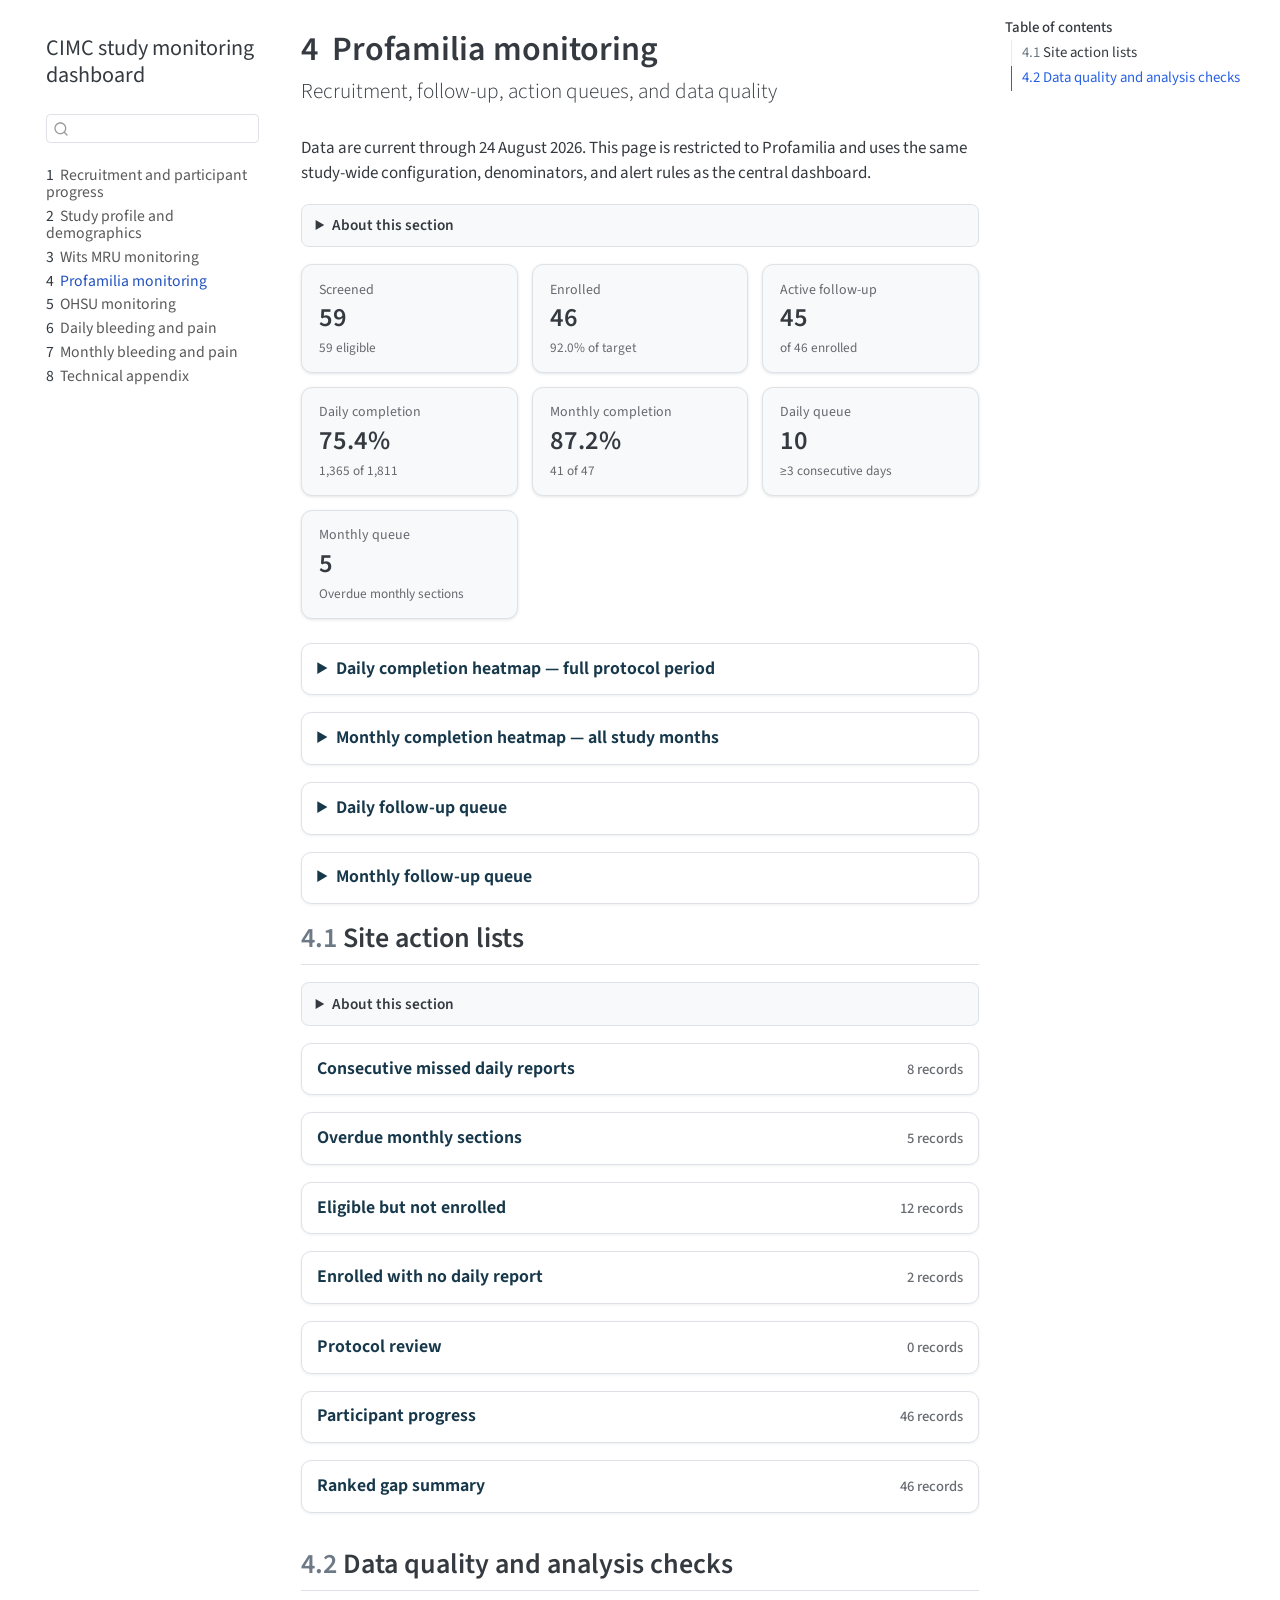
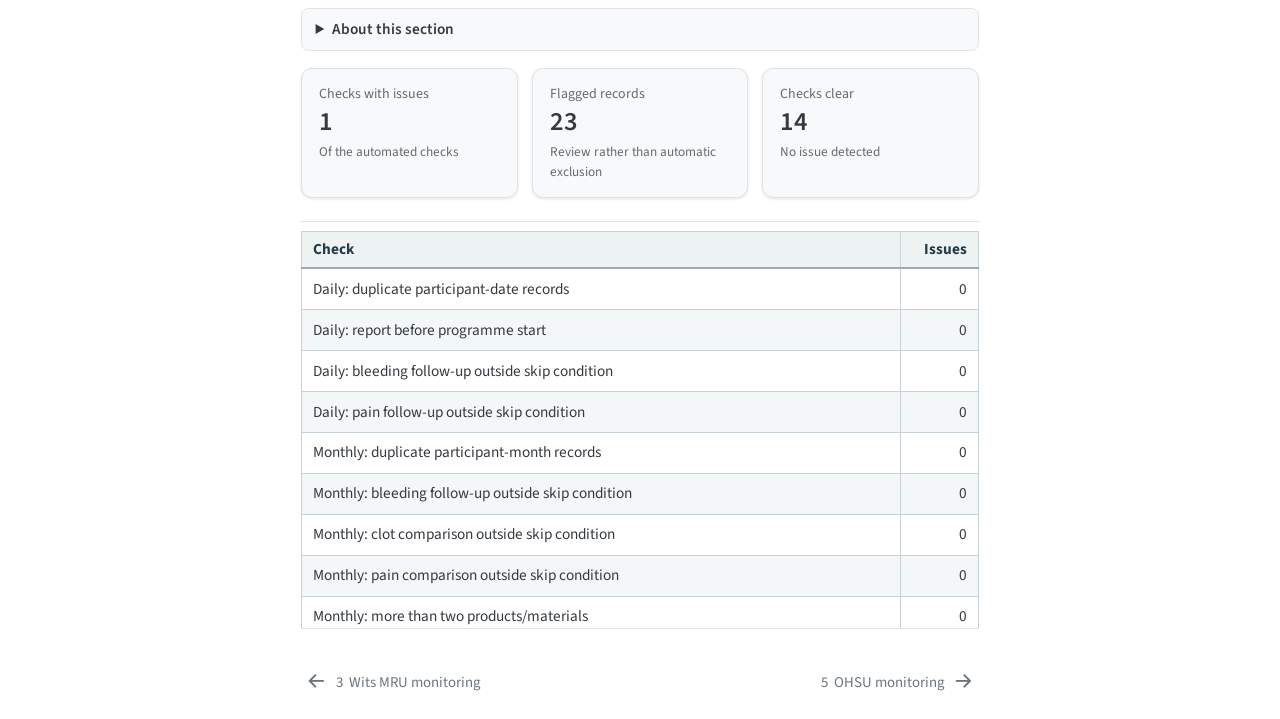
<file: docs/site_profamilia.html>
<!DOCTYPE html>
<html xmlns="http://www.w3.org/1999/xhtml" lang="en" xml:lang="en"><head>

<meta charset="utf-8">
<meta name="generator" content="quarto-1.6.40">

<meta name="viewport" content="width=device-width, initial-scale=1.0, user-scalable=yes">


<title>4&nbsp; Profamilia monitoring – CIMC study monitoring dashboard</title>
<style>
code{white-space: pre-wrap;}
span.smallcaps{font-variant: small-caps;}
div.columns{display: flex; gap: min(4vw, 1.5em);}
div.column{flex: auto; overflow-x: auto;}
div.hanging-indent{margin-left: 1.5em; text-indent: -1.5em;}
ul.task-list{list-style: none;}
ul.task-list li input[type="checkbox"] {
  width: 0.8em;
  margin: 0 0.8em 0.2em -1em; /* quarto-specific, see https://github.com/quarto-dev/quarto-cli/issues/4556 */ 
  vertical-align: middle;
}
</style>


<script src="site_libs/quarto-nav/quarto-nav.js"></script>
<script src="site_libs/quarto-nav/headroom.min.js"></script>
<script src="site_libs/clipboard/clipboard.min.js"></script>
<script src="site_libs/quarto-search/autocomplete.umd.js"></script>
<script src="site_libs/quarto-search/fuse.min.js"></script>
<script src="site_libs/quarto-search/quarto-search.js"></script>
<meta name="quarto:offset" content="./">
<link href="./site_ohsu.html" rel="next">
<link href="./site_wmru.html" rel="prev">
<script src="site_libs/quarto-html/quarto.js"></script>
<script src="site_libs/quarto-html/popper.min.js"></script>
<script src="site_libs/quarto-html/tippy.umd.min.js"></script>
<script src="site_libs/quarto-html/anchor.min.js"></script>
<link href="site_libs/quarto-html/tippy.css" rel="stylesheet">
<link href="site_libs/quarto-html/quarto-syntax-highlighting-549806ee2085284f45b00abea8c6df48.css" rel="stylesheet" id="quarto-text-highlighting-styles">
<script src="site_libs/bootstrap/bootstrap.min.js"></script>
<link href="site_libs/bootstrap/bootstrap-icons.css" rel="stylesheet">
<link href="site_libs/bootstrap/bootstrap-28710c93d7c50e973d952efcffab10bb.min.css" rel="stylesheet" append-hash="true" id="quarto-bootstrap" data-mode="light">
<script id="quarto-search-options" type="application/json">{
  "location": "sidebar",
  "copy-button": false,
  "collapse-after": 3,
  "panel-placement": "start",
  "type": "textbox",
  "limit": 50,
  "keyboard-shortcut": [
    "f",
    "/",
    "s"
  ],
  "show-item-context": false,
  "language": {
    "search-no-results-text": "No results",
    "search-matching-documents-text": "matching documents",
    "search-copy-link-title": "Copy link to search",
    "search-hide-matches-text": "Hide additional matches",
    "search-more-match-text": "more match in this document",
    "search-more-matches-text": "more matches in this document",
    "search-clear-button-title": "Clear",
    "search-text-placeholder": "",
    "search-detached-cancel-button-title": "Cancel",
    "search-submit-button-title": "Submit",
    "search-label": "Search"
  }
}</script>


<link rel="stylesheet" href="monitoring.css">
</head>

<body class="nav-sidebar floating">

<div id="quarto-search-results"></div>
  <header id="quarto-header" class="headroom fixed-top">
  <nav class="quarto-secondary-nav">
    <div class="container-fluid d-flex">
      <button type="button" class="quarto-btn-toggle btn" data-bs-toggle="collapse" role="button" data-bs-target=".quarto-sidebar-collapse-item" aria-controls="quarto-sidebar" aria-expanded="false" aria-label="Toggle sidebar navigation" onclick="if (window.quartoToggleHeadroom) { window.quartoToggleHeadroom(); }">
        <i class="bi bi-layout-text-sidebar-reverse"></i>
      </button>
        <nav class="quarto-page-breadcrumbs" aria-label="breadcrumb"><ol class="breadcrumb"><li class="breadcrumb-item"><a href="./site_profamilia.html"><span class="chapter-number">4</span>&nbsp; <span class="chapter-title">Profamilia monitoring</span></a></li></ol></nav>
        <a class="flex-grow-1" role="navigation" data-bs-toggle="collapse" data-bs-target=".quarto-sidebar-collapse-item" aria-controls="quarto-sidebar" aria-expanded="false" aria-label="Toggle sidebar navigation" onclick="if (window.quartoToggleHeadroom) { window.quartoToggleHeadroom(); }">      
        </a>
      <button type="button" class="btn quarto-search-button" aria-label="Search" onclick="window.quartoOpenSearch();">
        <i class="bi bi-search"></i>
      </button>
    </div>
  </nav>
</header>
<!-- content -->
<div id="quarto-content" class="quarto-container page-columns page-rows-contents page-layout-full">
<!-- sidebar -->
  <nav id="quarto-sidebar" class="sidebar collapse collapse-horizontal quarto-sidebar-collapse-item sidebar-navigation floating overflow-auto">
    <div class="pt-lg-2 mt-2 text-left sidebar-header">
    <div class="sidebar-title mb-0 py-0">
      <a href="./">CIMC study monitoring dashboard</a> 
    </div>
      </div>
        <div class="mt-2 flex-shrink-0 align-items-center">
        <div class="sidebar-search">
        <div id="quarto-search" class="" title="Search"></div>
        </div>
        </div>
    <div class="sidebar-menu-container"> 
    <ul class="list-unstyled mt-1">
        <li class="sidebar-item">
  <div class="sidebar-item-container"> 
  <a href="./index.html" class="sidebar-item-text sidebar-link">
 <span class="menu-text"><span class="chapter-number">1</span>&nbsp; <span class="chapter-title">Recruitment and participant progress</span></span></a>
  </div>
</li>
        <li class="sidebar-item">
  <div class="sidebar-item-container"> 
  <a href="./study_statistics.html" class="sidebar-item-text sidebar-link">
 <span class="menu-text"><span class="chapter-number">2</span>&nbsp; <span class="chapter-title">Study profile and demographics</span></span></a>
  </div>
</li>
        <li class="sidebar-item">
  <div class="sidebar-item-container"> 
  <a href="./site_wmru.html" class="sidebar-item-text sidebar-link">
 <span class="menu-text"><span class="chapter-number">3</span>&nbsp; <span class="chapter-title">Wits MRU monitoring</span></span></a>
  </div>
</li>
        <li class="sidebar-item">
  <div class="sidebar-item-container"> 
  <a href="./site_profamilia.html" class="sidebar-item-text sidebar-link active">
 <span class="menu-text"><span class="chapter-number">4</span>&nbsp; <span class="chapter-title">Profamilia monitoring</span></span></a>
  </div>
</li>
        <li class="sidebar-item">
  <div class="sidebar-item-container"> 
  <a href="./site_ohsu.html" class="sidebar-item-text sidebar-link">
 <span class="menu-text"><span class="chapter-number">5</span>&nbsp; <span class="chapter-title">OHSU monitoring</span></span></a>
  </div>
</li>
        <li class="sidebar-item">
  <div class="sidebar-item-container"> 
  <a href="./menstrual_epro_daily_monthly_analysis.html" class="sidebar-item-text sidebar-link">
 <span class="menu-text"><span class="chapter-number">6</span>&nbsp; <span class="chapter-title">Daily bleeding and pain</span></span></a>
  </div>
</li>
        <li class="sidebar-item">
  <div class="sidebar-item-container"> 
  <a href="./monthly_epro_analysis.html" class="sidebar-item-text sidebar-link">
 <span class="menu-text"><span class="chapter-number">7</span>&nbsp; <span class="chapter-title">Monthly bleeding and pain</span></span></a>
  </div>
</li>
        <li class="sidebar-item">
  <div class="sidebar-item-container"> 
  <a href="./technical_appendix.html" class="sidebar-item-text sidebar-link">
 <span class="menu-text"><span class="chapter-number">8</span>&nbsp; <span class="chapter-title">Technical appendix</span></span></a>
  </div>
</li>
    </ul>
    </div>
</nav>
<div id="quarto-sidebar-glass" class="quarto-sidebar-collapse-item" data-bs-toggle="collapse" data-bs-target=".quarto-sidebar-collapse-item"></div>
<!-- margin-sidebar -->
    <div id="quarto-margin-sidebar" class="sidebar margin-sidebar">
        <nav id="TOC" role="doc-toc" class="toc-active">
    <h2 id="toc-title">Table of contents</h2>
   
  <ul class="collapse">
  <li><a href="#site-action-lists" id="toc-site-action-lists" class="nav-link active" data-scroll-target="#site-action-lists"><span class="header-section-number">4.1</span> Site action lists</a></li>
  <li><a href="#data-quality-and-analysis-checks" id="toc-data-quality-and-analysis-checks" class="nav-link" data-scroll-target="#data-quality-and-analysis-checks"><span class="header-section-number">4.2</span> Data quality and analysis checks</a></li>
  </ul>
</nav>
    </div>
<!-- main -->
<main class="content column-body" id="quarto-document-content">

<header id="title-block-header" class="quarto-title-block default">
<div class="quarto-title">
<h1 class="title"><span class="chapter-number">4</span>&nbsp; <span class="chapter-title">Profamilia monitoring</span></h1>
<p class="subtitle lead">Recruitment, follow-up, action queues, and data quality</p>
</div>



<div class="quarto-title-meta column-body">

    
  
    
  </div>
  


</header>


<p>Data are current through 24 August 2026. This page is restricted to Profamilia and uses the same study-wide configuration, denominators, and alert rules as the central dashboard.</p>
<p><strong>What it does.</strong> It brings recruitment, daily and monthly completion, individual reporting patterns, follow-up queues, expandable action lists, and data-quality checks into one operational site view.</p>
<p><strong>Why it helps.</strong> Site teams can identify and manage their own follow-up problems without filtering the central dashboard or receiving records belonging to another site.</p>
<div class="monitor-kpis">
  <div class="monitor-kpi">
    <div class="monitor-kpi-label">Screened</div>
    <div class="monitor-kpi-value">59</div>
    <div class="monitor-kpi-note">59 eligible</div>
  </div>
  <div class="monitor-kpi">
    <div class="monitor-kpi-label">Enrolled</div>
    <div class="monitor-kpi-value">46</div>
    <div class="monitor-kpi-note">92.0% of target</div>
  </div>
  <div class="monitor-kpi">
    <div class="monitor-kpi-label">Active follow-up</div>
    <div class="monitor-kpi-value">45</div>
    <div class="monitor-kpi-note">of 46 enrolled</div>
  </div>
  <div class="monitor-kpi">
    <div class="monitor-kpi-label">Daily completion</div>
    <div class="monitor-kpi-value">75.4%</div>
    <div class="monitor-kpi-note">1,365 of 1,811</div>
  </div>
  <div class="monitor-kpi">
    <div class="monitor-kpi-label">Monthly completion</div>
    <div class="monitor-kpi-value">87.2%</div>
    <div class="monitor-kpi-note">41 of 47</div>
  </div>
  <div class="monitor-kpi">
    <div class="monitor-kpi-label">Daily queue</div>
    <div class="monitor-kpi-value">10</div>
    <div class="monitor-kpi-note">≥3 consecutive days</div>
  </div>
  <div class="monitor-kpi">
    <div class="monitor-kpi-label">Monthly queue</div>
    <div class="monitor-kpi-value">5</div>
    <div class="monitor-kpi-note">Overdue monthly sections</div>
  </div>
</div>
<details class="dashboard-section">
<summary>
Daily completion heatmap — full protocol period
</summary>
<p>Rows are ordered by the configured missing-gap measure. Protocol day 1 is the participant’s enrollment date.</p>
<div class="full-tracking-scroll" style="--full-tracking-height: 72vh;">
<div class="cell">
<div class="cell-output-display">
<div>
<figure class="figure">
<p><img src="site_profamilia_files/figure-html/site-daily-heatmap-1.png" class="img-fluid figure-img" width="1344"></p>
</figure>
</div>
</div>
</div>
</div>
</details>
<details class="dashboard-section">
<summary>
Monthly completion heatmap — all study months
</summary>
<p>Rows are ordered by overdue monthly sections. Columns use calendar months since recruitment began.</p>
<div class="cell">
<div class="cell-output-display">
<div>
<figure class="figure">
<p><img src="site_profamilia_files/figure-html/site-monthly-heatmap-1.png" class="img-fluid figure-img" width="1056"></p>
</figure>
</div>
</div>
</div>
</details>
<details class="dashboard-section">
<summary>
Daily follow-up queue
</summary>
<p>This is a current-action queue: it counts backwards from each active participant’s latest due day, and a subsequent submission resets the streak. Historical gaps remain visible in the heatmap but do not stay in this queue after reporting resumes.</p>
<div class="monitor-table-scroll monitor-table-compact">
<table>
<thead>
<tr>
<th style="text-align:left;">
Participant ID
</th>
<th style="text-align:right;">
Consecutive missed days
</th>
<th style="text-align:right;">
Daily completion
</th>
</tr>
</thead>
<tbody>
<tr>
<td style="text-align:left;">
02-CIMC-0007
</td>
<td style="text-align:right;">
77
</td>
<td style="text-align:right;">
0.0%
</td>
</tr>
<tr>
<td style="text-align:left;">
02-CIMC-0047
</td>
<td style="text-align:right;">
31
</td>
<td style="text-align:right;">
0.0%
</td>
</tr>
<tr>
<td style="text-align:left;">
02-CIMC-0217
</td>
<td style="text-align:right;">
26
</td>
<td style="text-align:right;">
54.9%
</td>
</tr>
<tr>
<td style="text-align:left;">
02-CIMC-0159
</td>
<td style="text-align:right;">
13
</td>
<td style="text-align:right;">
70.1%
</td>
</tr>
<tr>
<td style="text-align:left;">
02-CIMC-0101
</td>
<td style="text-align:right;">
5
</td>
<td style="text-align:right;">
77.4%
</td>
</tr>
<tr>
<td style="text-align:left;">
02-CIMC-0182
</td>
<td style="text-align:right;">
3
</td>
<td style="text-align:right;">
52.6%
</td>
</tr>
<tr>
<td style="text-align:left;">
02-CIMC-0243
</td>
<td style="text-align:right;">
3
</td>
<td style="text-align:right;">
58.3%
</td>
</tr>
<tr>
<td style="text-align:left;">
02-CIMC-0048
</td>
<td style="text-align:right;">
3
</td>
<td style="text-align:right;">
78.6%
</td>
</tr>
<tr>
<td style="text-align:left;">
02-CIMC-0060
</td>
<td style="text-align:right;">
3
</td>
<td style="text-align:right;">
88.6%
</td>
</tr>
<tr>
<td style="text-align:left;">
02-CIMC-0142
</td>
<td style="text-align:right;">
3
</td>
<td style="text-align:right;">
88.7%
</td>
</tr>
</tbody>
</table>
</div>
</details>
<details class="dashboard-section">
<summary>
Monthly follow-up queue
</summary>
<div class="monitor-table-scroll monitor-table-compact">
<table>
<thead>
<tr>
<th style="text-align:left;">
Participant ID
</th>
<th style="text-align:right;">
Monthly sections missing
</th>
<th style="text-align:right;">
Monthly completion
</th>
</tr>
</thead>
<tbody>
<tr>
<td style="text-align:left;">
02-CIMC-0007
</td>
<td style="text-align:right;">
2
</td>
<td style="text-align:right;">
0.0%
</td>
</tr>
<tr>
<td style="text-align:left;">
02-CIMC-0034
</td>
<td style="text-align:right;">
1
</td>
<td style="text-align:right;">
50.0%
</td>
</tr>
<tr>
<td style="text-align:left;">
02-CIMC-0047
</td>
<td style="text-align:right;">
1
</td>
<td style="text-align:right;">
0.0%
</td>
</tr>
<tr>
<td style="text-align:left;">
02-CIMC-0159
</td>
<td style="text-align:right;">
1
</td>
<td style="text-align:right;">
50.0%
</td>
</tr>
<tr>
<td style="text-align:left;">
02-CIMC-0217
</td>
<td style="text-align:right;">
1
</td>
<td style="text-align:right;">
50.0%
</td>
</tr>
</tbody>
</table>
</div>
</details>
<section id="site-action-lists" class="level2" data-number="4.1">
<h2 data-number="4.1" class="anchored" data-anchor-id="site-action-lists"><span class="header-section-number">4.1</span> Site action lists</h2>
<p>These are operational participant-level worklists for this site. The expandable tables are intended to make the reason for each flag and the expected follow-up clear without requiring a CSV download. The CSV files continue to be generated and routed separately for operational use and audit. In a downloaded Kobo dashboard archive, the site CSVs are stored in the <code>actions/</code> folder; they are not part of the rendered website itself. When action-list publication is enabled, the same records can also be inspected in the expandable tables below.</p>
<div class="action-list-collection">
  <details class="dashboard-section action-list-dropdown">
    <summary>
      <span>Consecutive missed daily reports</span>
      <span class="action-list-count">8 records</span>
    </summary>
    <div class="action-list-detail">
      <p>
        <strong>What this list shows. </strong>
        Active enrolled participants at this site who currently have at least 3 consecutive due daily reports with no submission. The streak is counted backwards from the latest due day and resets when reporting resumes.
      </p>
      <p>
        <strong>Operational use. </strong>
        Use this as the current reminder/outreach queue: check whether the participant needs a reminder, technical support, or another documented follow-up action.
      </p>
      <p>
        <strong>Interpretation. </strong>
        This is a current-action list, not a history of every previous reporting gap. Historical gaps remain visible elsewhere in the dashboard.
      </p>
      <p>
        <strong>CSV file. </strong>
        The machine-readable version is generated separately as 
        <code>reminder_targets_3_consecutive_missed_days_profamilia.csv</code>
        . In a downloaded Kobo dashboard archive, find it at 
        <code>actions/reminder_targets_3_consecutive_missed_days_profamilia.csv</code>
        . It is deliberately kept separate from the rendered website so it can be routed and access-controlled independently.
      </p>
    </div>
    <div class="monitor-table-scroll action-list-table-scroll">
<table class="table table-sm action-list-table caption-top" data-quarto-postprocess="true">
<thead>
<tr class="header">
<th style="text-align: left;" data-quarto-table-cell-role="th">Participant id</th>
<th style="text-align: left;" data-quarto-table-cell-role="th">Organization</th>
<th style="text-align: left;" data-quarto-table-cell-role="th">Site</th>
<th style="text-align: right;" data-quarto-table-cell-role="th">Current consecutive missed days</th>
<th style="text-align: left;" data-quarto-table-cell-role="th">Last report date</th>
<th style="text-align: left;" data-quarto-table-cell-role="th">Reminder method</th>
<th style="text-align: right;" data-quarto-table-cell-role="th">Reminder contact</th>
<th style="text-align: right;" data-quarto-table-cell-role="th">Daily completion</th>
</tr>
</thead>
<tbody>
<tr class="odd">
<td style="text-align: left;">02-CIMC-0217</td>
<td style="text-align: left;">profamilia</td>
<td style="text-align: left;">Profamilia</td>
<td style="text-align: right;">26</td>
<td style="text-align: left;">2026-07-29</td>
<td style="text-align: left;">whatsapp</td>
<td style="text-align: right;">19995550113</td>
<td style="text-align: right;">0.5492958</td>
</tr>
<tr class="even">
<td style="text-align: left;">02-CIMC-0159</td>
<td style="text-align: left;">profamilia</td>
<td style="text-align: left;">Profamilia</td>
<td style="text-align: right;">13</td>
<td style="text-align: left;">2026-08-11</td>
<td style="text-align: left;">calendar</td>
<td style="text-align: right;">NA</td>
<td style="text-align: right;">0.7014925</td>
</tr>
<tr class="odd">
<td style="text-align: left;">02-CIMC-0101</td>
<td style="text-align: left;">profamilia</td>
<td style="text-align: left;">Profamilia</td>
<td style="text-align: right;">5</td>
<td style="text-align: left;">2026-08-19</td>
<td style="text-align: left;">calendar</td>
<td style="text-align: right;">NA</td>
<td style="text-align: right;">0.7741935</td>
</tr>
<tr class="even">
<td style="text-align: left;">02-CIMC-0048</td>
<td style="text-align: left;">profamilia</td>
<td style="text-align: left;">Profamilia</td>
<td style="text-align: right;">3</td>
<td style="text-align: left;">2026-08-21</td>
<td style="text-align: left;">whatsapp</td>
<td style="text-align: right;">19995550030</td>
<td style="text-align: right;">0.7857143</td>
</tr>
<tr class="odd">
<td style="text-align: left;">02-CIMC-0060</td>
<td style="text-align: left;">profamilia</td>
<td style="text-align: left;">Profamilia</td>
<td style="text-align: right;">3</td>
<td style="text-align: left;">2026-08-21</td>
<td style="text-align: left;">no_reminder</td>
<td style="text-align: right;">NA</td>
<td style="text-align: right;">0.8857143</td>
</tr>
<tr class="even">
<td style="text-align: left;">02-CIMC-0142</td>
<td style="text-align: left;">profamilia</td>
<td style="text-align: left;">Profamilia</td>
<td style="text-align: right;">3</td>
<td style="text-align: left;">2026-08-21</td>
<td style="text-align: left;">calendar</td>
<td style="text-align: right;">NA</td>
<td style="text-align: right;">0.8867925</td>
</tr>
<tr class="odd">
<td style="text-align: left;">02-CIMC-0182</td>
<td style="text-align: left;">profamilia</td>
<td style="text-align: left;">Profamilia</td>
<td style="text-align: right;">3</td>
<td style="text-align: left;">2026-08-21</td>
<td style="text-align: left;">whatsapp</td>
<td style="text-align: right;">19995550094</td>
<td style="text-align: right;">0.5263158</td>
</tr>
<tr class="even">
<td style="text-align: left;">02-CIMC-0243</td>
<td style="text-align: left;">profamilia</td>
<td style="text-align: left;">Profamilia</td>
<td style="text-align: right;">3</td>
<td style="text-align: left;">2026-08-21</td>
<td style="text-align: left;">calendar</td>
<td style="text-align: right;">NA</td>
<td style="text-align: right;">0.5833333</td>
</tr>
</tbody>
</table>
</div>
  </details>
  <details class="dashboard-section action-list-dropdown">
    <summary>
      <span>Overdue monthly sections</span>
      <span class="action-list-count">5 records</span>
    </summary>
    <div class="action-list-detail">
      <p>
        <strong>What this list shows. </strong>
        Participant-month sections expected for this site that remain missing after the configured 3-day grace period.
      </p>
      <p>
        <strong>Operational use. </strong>
        Use this list to chase genuinely overdue monthly reporting and distinguish late forms from months that are not yet due.
      </p>
      <p>
        <strong>Interpretation. </strong>
        A row indicates an outstanding reporting requirement; it does not by itself imply a protocol deviation.
      </p>
      <p>
        <strong>CSV file. </strong>
        The machine-readable version is generated separately as 
        <code>monthly_report_due_targets_profamilia.csv</code>
        . In a downloaded Kobo dashboard archive, find it at 
        <code>actions/monthly_report_due_targets_profamilia.csv</code>
        . It is deliberately kept separate from the rendered website so it can be routed and access-controlled independently.
      </p>
    </div>
    <div class="monitor-table-scroll action-list-table-scroll">
<table class="table table-sm action-list-table caption-top" data-quarto-postprocess="true">
<thead>
<tr class="header">
<th style="text-align: left;" data-quarto-table-cell-role="th">Participant id</th>
<th style="text-align: left;" data-quarto-table-cell-role="th">Organization</th>
<th style="text-align: left;" data-quarto-table-cell-role="th">Site</th>
<th style="text-align: right;" data-quarto-table-cell-role="th">Expected monthly reports</th>
<th style="text-align: right;" data-quarto-table-cell-role="th">Monthly reports received</th>
<th style="text-align: right;" data-quarto-table-cell-role="th">Monthly reports missing</th>
<th style="text-align: left;" data-quarto-table-cell-role="th">Last monthly report due</th>
<th style="text-align: left;" data-quarto-table-cell-role="th">Reminder method</th>
<th style="text-align: right;" data-quarto-table-cell-role="th">Reminder contact</th>
</tr>
</thead>
<tbody>
<tr class="odd">
<td style="text-align: left;">02-CIMC-0007</td>
<td style="text-align: left;">profamilia</td>
<td style="text-align: left;">Profamilia</td>
<td style="text-align: right;">2</td>
<td style="text-align: right;">0</td>
<td style="text-align: right;">2</td>
<td style="text-align: left;">2026-08-01</td>
<td style="text-align: left;">calendar</td>
<td style="text-align: right;">NA</td>
</tr>
<tr class="even">
<td style="text-align: left;">02-CIMC-0034</td>
<td style="text-align: left;">profamilia</td>
<td style="text-align: left;">Profamilia</td>
<td style="text-align: right;">2</td>
<td style="text-align: right;">1</td>
<td style="text-align: right;">1</td>
<td style="text-align: left;">2026-08-01</td>
<td style="text-align: left;">no_reminder</td>
<td style="text-align: right;">NA</td>
</tr>
<tr class="odd">
<td style="text-align: left;">02-CIMC-0047</td>
<td style="text-align: left;">profamilia</td>
<td style="text-align: left;">Profamilia</td>
<td style="text-align: right;">1</td>
<td style="text-align: right;">0</td>
<td style="text-align: right;">1</td>
<td style="text-align: left;">2026-08-01</td>
<td style="text-align: left;">calendar</td>
<td style="text-align: right;">NA</td>
</tr>
<tr class="even">
<td style="text-align: left;">02-CIMC-0159</td>
<td style="text-align: left;">profamilia</td>
<td style="text-align: left;">Profamilia</td>
<td style="text-align: right;">2</td>
<td style="text-align: right;">1</td>
<td style="text-align: right;">1</td>
<td style="text-align: left;">2026-08-01</td>
<td style="text-align: left;">calendar</td>
<td style="text-align: right;">NA</td>
</tr>
<tr class="odd">
<td style="text-align: left;">02-CIMC-0217</td>
<td style="text-align: left;">profamilia</td>
<td style="text-align: left;">Profamilia</td>
<td style="text-align: right;">2</td>
<td style="text-align: right;">1</td>
<td style="text-align: right;">1</td>
<td style="text-align: left;">2026-08-01</td>
<td style="text-align: left;">whatsapp</td>
<td style="text-align: right;">19995550113</td>
</tr>
</tbody>
</table>
</div>
  </details>
  <details class="dashboard-section action-list-dropdown">
    <summary>
      <span>Eligible but not enrolled</span>
      <span class="action-list-count">12 records</span>
    </summary>
    <div class="action-list-detail">
      <p>
        <strong>What this list shows. </strong>
        Recruitment/screening records marked eligible that still have no matching enrollment record after 7 days.
      </p>
      <p>
        <strong>Operational use. </strong>
        Use this as a recruitment follow-up queue to determine whether enrollment is pending, the participant declined, the linkage is missing, or another disposition needs to be recorded.
      </p>
      <p>
        <strong>Interpretation. </strong>
        Absence of an enrollment record is an operational flag and should be checked against source records before being interpreted as an error.
      </p>
      <p>
        <strong>CSV file. </strong>
        The machine-readable version is generated separately as 
        <code>eligible_not_enrolled_targets_profamilia.csv</code>
        . In a downloaded Kobo dashboard archive, find it at 
        <code>actions/eligible_not_enrolled_targets_profamilia.csv</code>
        . It is deliberately kept separate from the rendered website so it can be routed and access-controlled independently.
      </p>
    </div>
    <div class="monitor-table-scroll action-list-table-scroll">
<table class="table table-sm action-list-table caption-top" data-quarto-postprocess="true">
<thead>
<tr class="header">
<th style="text-align: left;" data-quarto-table-cell-role="th">Participant id</th>
<th style="text-align: left;" data-quarto-table-cell-role="th">Organization</th>
<th style="text-align: left;" data-quarto-table-cell-role="th">Site</th>
<th style="text-align: left;" data-quarto-table-cell-role="th">Recruitment date</th>
<th style="text-align: right;" data-quarto-table-cell-role="th">Days since recruitment</th>
<th style="text-align: left;" data-quarto-table-cell-role="th">Planned enrollment date</th>
<th style="text-align: left;" data-quarto-table-cell-role="th">Phone</th>
<th style="text-align: left;" data-quarto-table-cell-role="th">Email</th>
<th style="text-align: left;" data-quarto-table-cell-role="th">Reminder</th>
<th style="text-align: left;" data-quarto-table-cell-role="th">Notes</th>
</tr>
</thead>
<tbody>
<tr class="odd">
<td style="text-align: left;">02-CIMC-0154</td>
<td style="text-align: left;">profamilia</td>
<td style="text-align: left;">Profamilia</td>
<td style="text-align: left;">2026-05-15</td>
<td style="text-align: right;">101</td>
<td style="text-align: left;">2026-05-26</td>
<td style="text-align: left;">NA</td>
<td style="text-align: left;">NA</td>
<td style="text-align: left;">NA</td>
<td style="text-align: left;">NA</td>
</tr>
<tr class="even">
<td style="text-align: left;">02-CIMC-0239</td>
<td style="text-align: left;">profamilia</td>
<td style="text-align: left;">Profamilia</td>
<td style="text-align: left;">2026-05-21</td>
<td style="text-align: right;">95</td>
<td style="text-align: left;">2026-05-30</td>
<td style="text-align: left;">NA</td>
<td style="text-align: left;">NA</td>
<td style="text-align: left;">NA</td>
<td style="text-align: left;">NA</td>
</tr>
<tr class="odd">
<td style="text-align: left;">02-CIMC-0088</td>
<td style="text-align: left;">profamilia</td>
<td style="text-align: left;">Profamilia</td>
<td style="text-align: left;">2026-06-17</td>
<td style="text-align: right;">68</td>
<td style="text-align: left;">2026-06-25</td>
<td style="text-align: left;">NA</td>
<td style="text-align: left;">NA</td>
<td style="text-align: left;">NA</td>
<td style="text-align: left;">NA</td>
</tr>
<tr class="even">
<td style="text-align: left;">02-CIMC-0076</td>
<td style="text-align: left;">profamilia</td>
<td style="text-align: left;">Profamilia</td>
<td style="text-align: left;">2026-07-01</td>
<td style="text-align: right;">54</td>
<td style="text-align: left;">2026-07-12</td>
<td style="text-align: left;">NA</td>
<td style="text-align: left;">NA</td>
<td style="text-align: left;">NA</td>
<td style="text-align: left;">NA</td>
</tr>
<tr class="odd">
<td style="text-align: left;">02-CIMC-0120</td>
<td style="text-align: left;">profamilia</td>
<td style="text-align: left;">Profamilia</td>
<td style="text-align: left;">2026-07-04</td>
<td style="text-align: right;">51</td>
<td style="text-align: left;">2026-07-15</td>
<td style="text-align: left;">NA</td>
<td style="text-align: left;">NA</td>
<td style="text-align: left;">NA</td>
<td style="text-align: left;">NA</td>
</tr>
<tr class="even">
<td style="text-align: left;">02-CIMC-0028</td>
<td style="text-align: left;">profamilia</td>
<td style="text-align: left;">Profamilia</td>
<td style="text-align: left;">2026-07-18</td>
<td style="text-align: right;">37</td>
<td style="text-align: left;">2026-07-24</td>
<td style="text-align: left;">NA</td>
<td style="text-align: left;">NA</td>
<td style="text-align: left;">NA</td>
<td style="text-align: left;">NA</td>
</tr>
<tr class="odd">
<td style="text-align: left;">02-CIMC-0192</td>
<td style="text-align: left;">profamilia</td>
<td style="text-align: left;">Profamilia</td>
<td style="text-align: left;">2026-08-02</td>
<td style="text-align: right;">22</td>
<td style="text-align: left;">2026-08-15</td>
<td style="text-align: left;">NA</td>
<td style="text-align: left;">NA</td>
<td style="text-align: left;">NA</td>
<td style="text-align: left;">NA</td>
</tr>
<tr class="even">
<td style="text-align: left;">02-CIMC-0216</td>
<td style="text-align: left;">profamilia</td>
<td style="text-align: left;">Profamilia</td>
<td style="text-align: left;">2026-08-02</td>
<td style="text-align: right;">22</td>
<td style="text-align: left;">2026-08-04</td>
<td style="text-align: left;">NA</td>
<td style="text-align: left;">NA</td>
<td style="text-align: left;">NA</td>
<td style="text-align: left;">NA</td>
</tr>
<tr class="odd">
<td style="text-align: left;">02-CIMC-0174</td>
<td style="text-align: left;">profamilia</td>
<td style="text-align: left;">Profamilia</td>
<td style="text-align: left;">2026-08-03</td>
<td style="text-align: right;">21</td>
<td style="text-align: left;">2026-08-15</td>
<td style="text-align: left;">NA</td>
<td style="text-align: left;">NA</td>
<td style="text-align: left;">NA</td>
<td style="text-align: left;">NA</td>
</tr>
<tr class="even">
<td style="text-align: left;">02-CIMC-0230</td>
<td style="text-align: left;">profamilia</td>
<td style="text-align: left;">Profamilia</td>
<td style="text-align: left;">2026-08-10</td>
<td style="text-align: right;">14</td>
<td style="text-align: left;">2026-08-17</td>
<td style="text-align: left;">NA</td>
<td style="text-align: left;">NA</td>
<td style="text-align: left;">NA</td>
<td style="text-align: left;">NA</td>
</tr>
<tr class="odd">
<td style="text-align: left;">02-CIMC-0050</td>
<td style="text-align: left;">profamilia</td>
<td style="text-align: left;">Profamilia</td>
<td style="text-align: left;">2026-08-17</td>
<td style="text-align: right;">7</td>
<td style="text-align: left;">2026-08-26</td>
<td style="text-align: left;">NA</td>
<td style="text-align: left;">NA</td>
<td style="text-align: left;">NA</td>
<td style="text-align: left;">NA</td>
</tr>
<tr class="even">
<td style="text-align: left;">02-CIMC-0169</td>
<td style="text-align: left;">profamilia</td>
<td style="text-align: left;">Profamilia</td>
<td style="text-align: left;">2026-08-17</td>
<td style="text-align: right;">7</td>
<td style="text-align: left;">2026-08-31</td>
<td style="text-align: left;">NA</td>
<td style="text-align: left;">NA</td>
<td style="text-align: left;">NA</td>
<td style="text-align: left;">NA</td>
</tr>
</tbody>
</table>
</div>
  </details>
  <details class="dashboard-section action-list-dropdown">
    <summary>
      <span>Enrolled with no daily report</span>
      <span class="action-list-count">2 records</span>
    </summary>
    <div class="action-list-detail">
      <p>
        <strong>What this list shows. </strong>
        Enrolled participants for whom no daily CIMC/ePRO submission has appeared after the configured 2-day onboarding interval.
      </p>
      <p>
        <strong>Operational use. </strong>
        Use this for early onboarding follow-up: confirm that the participant can access the reporting system, understands the daily schedule, and that their submissions are linking to the correct participant ID.
      </p>
      <p>
        <strong>Interpretation. </strong>
        This is intended to identify failure to start reporting promptly, rather than later gaps after reporting has already begun.
      </p>
      <p>
        <strong>CSV file. </strong>
        The machine-readable version is generated separately as 
        <code>enrolled_no_daily_submission_targets_profamilia.csv</code>
        . In a downloaded Kobo dashboard archive, find it at 
        <code>actions/enrolled_no_daily_submission_targets_profamilia.csv</code>
        . It is deliberately kept separate from the rendered website so it can be routed and access-controlled independently.
      </p>
    </div>
    <div class="monitor-table-scroll action-list-table-scroll">
<table class="table table-sm action-list-table caption-top" data-quarto-postprocess="true">
<thead>
<tr class="header">
<th style="text-align: left;" data-quarto-table-cell-role="th">Participant id</th>
<th style="text-align: left;" data-quarto-table-cell-role="th">Organization</th>
<th style="text-align: left;" data-quarto-table-cell-role="th">Site</th>
<th style="text-align: left;" data-quarto-table-cell-role="th">Enrollment date</th>
<th style="text-align: right;" data-quarto-table-cell-role="th">Days since enrollment</th>
<th style="text-align: left;" data-quarto-table-cell-role="th">Daily reminder method</th>
<th style="text-align: left;" data-quarto-table-cell-role="th">Phone</th>
<th style="text-align: left;" data-quarto-table-cell-role="th">Email</th>
</tr>
</thead>
<tbody>
<tr class="odd">
<td style="text-align: left;">02-CIMC-0007</td>
<td style="text-align: left;">profamilia</td>
<td style="text-align: left;">Profamilia</td>
<td style="text-align: left;">2026-06-09</td>
<td style="text-align: right;">76</td>
<td style="text-align: left;">calendar</td>
<td style="text-align: left;">NA</td>
<td style="text-align: left;">NA</td>
</tr>
<tr class="even">
<td style="text-align: left;">02-CIMC-0047</td>
<td style="text-align: left;">profamilia</td>
<td style="text-align: left;">Profamilia</td>
<td style="text-align: left;">2026-07-25</td>
<td style="text-align: right;">30</td>
<td style="text-align: left;">calendar</td>
<td style="text-align: left;">NA</td>
<td style="text-align: left;">NA</td>
</tr>
</tbody>
</table>
</div>
  </details>
  <details class="dashboard-section action-list-dropdown">
    <summary>
      <span>Protocol review</span>
      <span class="action-list-count">0 records</span>
    </summary>
    <div class="action-list-detail">
      <p>
        <strong>What this list shows. </strong>
        Automated cross-form flags that may represent protocol deviations, protocol violations, or data/linkage problems. The rules compare recruitment, enrollment and CIMC records and apply the classifications configured for the study.
      </p>
      <p>
        <strong>Operational use. </strong>
        Use this list for source verification and formal study-team adjudication. Confirm the underlying records, decide whether the event is genuinely a deviation/violation, and document the required action under the approved procedures.
      </p>
      <p>
        <strong>Interpretation. </strong>
        These are screening flags only. The dashboard does not make the final determination of seriousness, causality, reportability, or corrective action.
      </p>
      <p>
        <strong>CSV file. </strong>
        The machine-readable version is generated separately as 
        <code>protocol_deviation_violation_review_profamilia.csv</code>
        . In a downloaded Kobo dashboard archive, find it at 
        <code>actions/protocol_deviation_violation_review_profamilia.csv</code>
        . It is deliberately kept separate from the rendered website so it can be routed and access-controlled independently.
      </p>
    </div>
    <p class="small text-muted">No records currently meet this rule.</p>
  </details>
  <details class="dashboard-section action-list-dropdown">
    <summary>
      <span>Participant progress</span>
      <span class="action-list-count">46 records</span>
    </summary>
    <div class="action-list-detail">
      <p>
        <strong>What this list shows. </strong>
        One operational summary row for every enrolled participant at this site, combining follow-up timing, expected and received reporting, completion measures, and current status fields.
      </p>
      <p>
        <strong>Operational use. </strong>
        Use this as the site's broad participant-management table when you need the whole enrolled cohort rather than only people who have triggered a specific exception rule.
      </p>
      <p>
        <strong>Interpretation. </strong>
        Because this is a complete participant-level operational file, access should follow the same confidentiality controls as the other protected action files.
      </p>
      <p>
        <strong>CSV file. </strong>
        The machine-readable version is generated separately as 
        <code>participant_progress_summary_profamilia.csv</code>
        . In a downloaded Kobo dashboard archive, find it at 
        <code>actions/participant_progress_summary_profamilia.csv</code>
        . It is deliberately kept separate from the rendered website so it can be routed and access-controlled independently.
      </p>
    </div>
    <div class="monitor-table-scroll action-list-table-scroll">
<table class="table table-sm action-list-table caption-top" data-quarto-postprocess="true">
<thead>
<tr class="header">
<th style="text-align: left;" data-quarto-table-cell-role="th">Participant id</th>
<th style="text-align: left;" data-quarto-table-cell-role="th">Organization</th>
<th style="text-align: left;" data-quarto-table-cell-role="th">Site</th>
<th style="text-align: left;" data-quarto-table-cell-role="th">Enrollment date</th>
<th style="text-align: left;" data-quarto-table-cell-role="th">Planned end date</th>
<th style="text-align: left;" data-quarto-table-cell-role="th">Status</th>
<th style="text-align: right;" data-quarto-table-cell-role="th">Daily reports received</th>
<th style="text-align: right;" data-quarto-table-cell-role="th">Expected daily reports</th>
<th style="text-align: right;" data-quarto-table-cell-role="th">Daily completion</th>
<th style="text-align: right;" data-quarto-table-cell-role="th">Monthly reports received</th>
<th style="text-align: right;" data-quarto-table-cell-role="th">Expected monthly reports</th>
<th style="text-align: right;" data-quarto-table-cell-role="th">Monthly completion</th>
<th style="text-align: right;" data-quarto-table-cell-role="th">Current consecutive missed days</th>
<th style="text-align: left;" data-quarto-table-cell-role="th">Last report date</th>
<th style="text-align: left;" data-quarto-table-cell-role="th">Method stop date</th>
</tr>
</thead>
<tbody>
<tr class="odd">
<td style="text-align: left;">02-CIMC-0004</td>
<td style="text-align: left;">profamilia</td>
<td style="text-align: left;">Profamilia</td>
<td style="text-align: left;">2026-06-12</td>
<td style="text-align: left;">2026-09-09</td>
<td style="text-align: left;">Active follow-up</td>
<td style="text-align: right;">60</td>
<td style="text-align: right;">74</td>
<td style="text-align: right;">0.8108108</td>
<td style="text-align: right;">2</td>
<td style="text-align: right;">2</td>
<td style="text-align: right;">1.0</td>
<td style="text-align: right;">0</td>
<td style="text-align: left;">2026-08-24</td>
<td style="text-align: left;">NA</td>
</tr>
<tr class="even">
<td style="text-align: left;">02-CIMC-0007</td>
<td style="text-align: left;">profamilia</td>
<td style="text-align: left;">Profamilia</td>
<td style="text-align: left;">2026-06-09</td>
<td style="text-align: left;">2026-09-06</td>
<td style="text-align: left;">Enrolled — no daily report</td>
<td style="text-align: right;">0</td>
<td style="text-align: right;">77</td>
<td style="text-align: right;">0.0000000</td>
<td style="text-align: right;">0</td>
<td style="text-align: right;">2</td>
<td style="text-align: right;">0.0</td>
<td style="text-align: right;">77</td>
<td style="text-align: left;">NA</td>
<td style="text-align: left;">NA</td>
</tr>
<tr class="odd">
<td style="text-align: left;">02-CIMC-0008</td>
<td style="text-align: left;">profamilia</td>
<td style="text-align: left;">Profamilia</td>
<td style="text-align: left;">2026-07-24</td>
<td style="text-align: left;">2026-10-21</td>
<td style="text-align: left;">Active follow-up</td>
<td style="text-align: right;">31</td>
<td style="text-align: right;">32</td>
<td style="text-align: right;">0.9687500</td>
<td style="text-align: right;">1</td>
<td style="text-align: right;">1</td>
<td style="text-align: right;">1.0</td>
<td style="text-align: right;">0</td>
<td style="text-align: left;">2026-08-24</td>
<td style="text-align: left;">NA</td>
</tr>
<tr class="even">
<td style="text-align: left;">02-CIMC-0009</td>
<td style="text-align: left;">profamilia</td>
<td style="text-align: left;">Profamilia</td>
<td style="text-align: left;">2026-08-13</td>
<td style="text-align: left;">2026-11-10</td>
<td style="text-align: left;">Active follow-up</td>
<td style="text-align: right;">11</td>
<td style="text-align: right;">12</td>
<td style="text-align: right;">0.9166667</td>
<td style="text-align: right;">0</td>
<td style="text-align: right;">0</td>
<td style="text-align: right;">NA</td>
<td style="text-align: right;">0</td>
<td style="text-align: left;">2026-08-24</td>
<td style="text-align: left;">NA</td>
</tr>
<tr class="odd">
<td style="text-align: left;">02-CIMC-0013</td>
<td style="text-align: left;">profamilia</td>
<td style="text-align: left;">Profamilia</td>
<td style="text-align: left;">2026-07-21</td>
<td style="text-align: left;">2026-10-18</td>
<td style="text-align: left;">Active follow-up</td>
<td style="text-align: right;">30</td>
<td style="text-align: right;">35</td>
<td style="text-align: right;">0.8571429</td>
<td style="text-align: right;">1</td>
<td style="text-align: right;">1</td>
<td style="text-align: right;">1.0</td>
<td style="text-align: right;">0</td>
<td style="text-align: left;">2026-08-24</td>
<td style="text-align: left;">NA</td>
</tr>
<tr class="even">
<td style="text-align: left;">02-CIMC-0027</td>
<td style="text-align: left;">profamilia</td>
<td style="text-align: left;">Profamilia</td>
<td style="text-align: left;">2026-07-26</td>
<td style="text-align: left;">2026-10-23</td>
<td style="text-align: left;">Active follow-up</td>
<td style="text-align: right;">26</td>
<td style="text-align: right;">30</td>
<td style="text-align: right;">0.8666667</td>
<td style="text-align: right;">1</td>
<td style="text-align: right;">1</td>
<td style="text-align: right;">1.0</td>
<td style="text-align: right;">0</td>
<td style="text-align: left;">2026-08-24</td>
<td style="text-align: left;">NA</td>
</tr>
<tr class="odd">
<td style="text-align: left;">02-CIMC-0032</td>
<td style="text-align: left;">profamilia</td>
<td style="text-align: left;">Profamilia</td>
<td style="text-align: left;">2026-07-22</td>
<td style="text-align: left;">2026-10-19</td>
<td style="text-align: left;">Active follow-up</td>
<td style="text-align: right;">32</td>
<td style="text-align: right;">34</td>
<td style="text-align: right;">0.9411765</td>
<td style="text-align: right;">1</td>
<td style="text-align: right;">1</td>
<td style="text-align: right;">1.0</td>
<td style="text-align: right;">0</td>
<td style="text-align: left;">2026-08-24</td>
<td style="text-align: left;">NA</td>
</tr>
<tr class="even">
<td style="text-align: left;">02-CIMC-0034</td>
<td style="text-align: left;">profamilia</td>
<td style="text-align: left;">Profamilia</td>
<td style="text-align: left;">2026-07-01</td>
<td style="text-align: left;">2026-09-28</td>
<td style="text-align: left;">Active follow-up</td>
<td style="text-align: right;">47</td>
<td style="text-align: right;">55</td>
<td style="text-align: right;">0.8545455</td>
<td style="text-align: right;">1</td>
<td style="text-align: right;">2</td>
<td style="text-align: right;">0.5</td>
<td style="text-align: right;">0</td>
<td style="text-align: left;">2026-08-24</td>
<td style="text-align: left;">NA</td>
</tr>
<tr class="odd">
<td style="text-align: left;">02-CIMC-0035</td>
<td style="text-align: left;">profamilia</td>
<td style="text-align: left;">Profamilia</td>
<td style="text-align: left;">2026-07-29</td>
<td style="text-align: left;">2026-10-26</td>
<td style="text-align: left;">Active follow-up</td>
<td style="text-align: right;">25</td>
<td style="text-align: right;">27</td>
<td style="text-align: right;">0.9259259</td>
<td style="text-align: right;">1</td>
<td style="text-align: right;">1</td>
<td style="text-align: right;">1.0</td>
<td style="text-align: right;">0</td>
<td style="text-align: left;">2026-08-24</td>
<td style="text-align: left;">NA</td>
</tr>
<tr class="even">
<td style="text-align: left;">02-CIMC-0043</td>
<td style="text-align: left;">profamilia</td>
<td style="text-align: left;">Profamilia</td>
<td style="text-align: left;">2026-06-03</td>
<td style="text-align: left;">2026-08-31</td>
<td style="text-align: left;">Active follow-up</td>
<td style="text-align: right;">56</td>
<td style="text-align: right;">83</td>
<td style="text-align: right;">0.6746988</td>
<td style="text-align: right;">2</td>
<td style="text-align: right;">2</td>
<td style="text-align: right;">1.0</td>
<td style="text-align: right;">1</td>
<td style="text-align: left;">2026-08-23</td>
<td style="text-align: left;">NA</td>
</tr>
<tr class="odd">
<td style="text-align: left;">02-CIMC-0047</td>
<td style="text-align: left;">profamilia</td>
<td style="text-align: left;">Profamilia</td>
<td style="text-align: left;">2026-07-25</td>
<td style="text-align: left;">2026-10-22</td>
<td style="text-align: left;">Enrolled — no daily report</td>
<td style="text-align: right;">0</td>
<td style="text-align: right;">31</td>
<td style="text-align: right;">0.0000000</td>
<td style="text-align: right;">0</td>
<td style="text-align: right;">1</td>
<td style="text-align: right;">0.0</td>
<td style="text-align: right;">31</td>
<td style="text-align: left;">NA</td>
<td style="text-align: left;">NA</td>
</tr>
<tr class="even">
<td style="text-align: left;">02-CIMC-0048</td>
<td style="text-align: left;">profamilia</td>
<td style="text-align: left;">Profamilia</td>
<td style="text-align: left;">2026-07-28</td>
<td style="text-align: left;">2026-10-25</td>
<td style="text-align: left;">Active follow-up</td>
<td style="text-align: right;">22</td>
<td style="text-align: right;">28</td>
<td style="text-align: right;">0.7857143</td>
<td style="text-align: right;">1</td>
<td style="text-align: right;">1</td>
<td style="text-align: right;">1.0</td>
<td style="text-align: right;">3</td>
<td style="text-align: left;">2026-08-21</td>
<td style="text-align: left;">NA</td>
</tr>
<tr class="odd">
<td style="text-align: left;">02-CIMC-0056</td>
<td style="text-align: left;">profamilia</td>
<td style="text-align: left;">Profamilia</td>
<td style="text-align: left;">2026-05-26</td>
<td style="text-align: left;">2026-08-23</td>
<td style="text-align: left;">Reached day 90</td>
<td style="text-align: right;">74</td>
<td style="text-align: right;">90</td>
<td style="text-align: right;">0.8222222</td>
<td style="text-align: right;">3</td>
<td style="text-align: right;">3</td>
<td style="text-align: right;">1.0</td>
<td style="text-align: right;">0</td>
<td style="text-align: left;">2026-08-23</td>
<td style="text-align: left;">NA</td>
</tr>
<tr class="even">
<td style="text-align: left;">02-CIMC-0059</td>
<td style="text-align: left;">profamilia</td>
<td style="text-align: left;">Profamilia</td>
<td style="text-align: left;">2026-06-29</td>
<td style="text-align: left;">2026-09-26</td>
<td style="text-align: left;">Active follow-up</td>
<td style="text-align: right;">42</td>
<td style="text-align: right;">57</td>
<td style="text-align: right;">0.7368421</td>
<td style="text-align: right;">2</td>
<td style="text-align: right;">2</td>
<td style="text-align: right;">1.0</td>
<td style="text-align: right;">0</td>
<td style="text-align: left;">2026-08-24</td>
<td style="text-align: left;">NA</td>
</tr>
<tr class="odd">
<td style="text-align: left;">02-CIMC-0060</td>
<td style="text-align: left;">profamilia</td>
<td style="text-align: left;">Profamilia</td>
<td style="text-align: left;">2026-07-21</td>
<td style="text-align: left;">2026-10-18</td>
<td style="text-align: left;">Active follow-up</td>
<td style="text-align: right;">31</td>
<td style="text-align: right;">35</td>
<td style="text-align: right;">0.8857143</td>
<td style="text-align: right;">1</td>
<td style="text-align: right;">1</td>
<td style="text-align: right;">1.0</td>
<td style="text-align: right;">3</td>
<td style="text-align: left;">2026-08-21</td>
<td style="text-align: left;">NA</td>
</tr>
<tr class="even">
<td style="text-align: left;">02-CIMC-0061</td>
<td style="text-align: left;">profamilia</td>
<td style="text-align: left;">Profamilia</td>
<td style="text-align: left;">2026-08-07</td>
<td style="text-align: left;">2026-11-04</td>
<td style="text-align: left;">Active follow-up</td>
<td style="text-align: right;">18</td>
<td style="text-align: right;">18</td>
<td style="text-align: right;">1.0000000</td>
<td style="text-align: right;">0</td>
<td style="text-align: right;">0</td>
<td style="text-align: right;">NA</td>
<td style="text-align: right;">0</td>
<td style="text-align: left;">2026-08-24</td>
<td style="text-align: left;">NA</td>
</tr>
<tr class="odd">
<td style="text-align: left;">02-CIMC-0100</td>
<td style="text-align: left;">profamilia</td>
<td style="text-align: left;">Profamilia</td>
<td style="text-align: left;">2026-08-22</td>
<td style="text-align: left;">2026-11-19</td>
<td style="text-align: left;">Active follow-up</td>
<td style="text-align: right;">2</td>
<td style="text-align: right;">3</td>
<td style="text-align: right;">0.6666667</td>
<td style="text-align: right;">0</td>
<td style="text-align: right;">0</td>
<td style="text-align: right;">NA</td>
<td style="text-align: right;">0</td>
<td style="text-align: left;">2026-08-24</td>
<td style="text-align: left;">NA</td>
</tr>
<tr class="even">
<td style="text-align: left;">02-CIMC-0101</td>
<td style="text-align: left;">profamilia</td>
<td style="text-align: left;">Profamilia</td>
<td style="text-align: left;">2026-07-25</td>
<td style="text-align: left;">2026-10-22</td>
<td style="text-align: left;">Active follow-up</td>
<td style="text-align: right;">24</td>
<td style="text-align: right;">31</td>
<td style="text-align: right;">0.7741935</td>
<td style="text-align: right;">1</td>
<td style="text-align: right;">1</td>
<td style="text-align: right;">1.0</td>
<td style="text-align: right;">5</td>
<td style="text-align: left;">2026-08-19</td>
<td style="text-align: left;">NA</td>
</tr>
<tr class="odd">
<td style="text-align: left;">02-CIMC-0102</td>
<td style="text-align: left;">profamilia</td>
<td style="text-align: left;">Profamilia</td>
<td style="text-align: left;">2026-08-19</td>
<td style="text-align: left;">2026-11-16</td>
<td style="text-align: left;">Active follow-up</td>
<td style="text-align: right;">5</td>
<td style="text-align: right;">6</td>
<td style="text-align: right;">0.8333333</td>
<td style="text-align: right;">0</td>
<td style="text-align: right;">0</td>
<td style="text-align: right;">NA</td>
<td style="text-align: right;">0</td>
<td style="text-align: left;">2026-08-24</td>
<td style="text-align: left;">NA</td>
</tr>
<tr class="even">
<td style="text-align: left;">02-CIMC-0113</td>
<td style="text-align: left;">profamilia</td>
<td style="text-align: left;">Profamilia</td>
<td style="text-align: left;">2026-08-13</td>
<td style="text-align: left;">2026-11-10</td>
<td style="text-align: left;">Active follow-up</td>
<td style="text-align: right;">9</td>
<td style="text-align: right;">12</td>
<td style="text-align: right;">0.7500000</td>
<td style="text-align: right;">0</td>
<td style="text-align: right;">0</td>
<td style="text-align: right;">NA</td>
<td style="text-align: right;">0</td>
<td style="text-align: left;">2026-08-24</td>
<td style="text-align: left;">NA</td>
</tr>
<tr class="odd">
<td style="text-align: left;">02-CIMC-0116</td>
<td style="text-align: left;">profamilia</td>
<td style="text-align: left;">Profamilia</td>
<td style="text-align: left;">2026-08-01</td>
<td style="text-align: left;">2026-10-29</td>
<td style="text-align: left;">Active follow-up</td>
<td style="text-align: right;">21</td>
<td style="text-align: right;">24</td>
<td style="text-align: right;">0.8750000</td>
<td style="text-align: right;">1</td>
<td style="text-align: right;">1</td>
<td style="text-align: right;">1.0</td>
<td style="text-align: right;">1</td>
<td style="text-align: left;">2026-08-23</td>
<td style="text-align: left;">NA</td>
</tr>
<tr class="even">
<td style="text-align: left;">02-CIMC-0119</td>
<td style="text-align: left;">profamilia</td>
<td style="text-align: left;">Profamilia</td>
<td style="text-align: left;">2026-06-03</td>
<td style="text-align: left;">2026-08-31</td>
<td style="text-align: left;">Active follow-up</td>
<td style="text-align: right;">79</td>
<td style="text-align: right;">83</td>
<td style="text-align: right;">0.9518072</td>
<td style="text-align: right;">2</td>
<td style="text-align: right;">2</td>
<td style="text-align: right;">1.0</td>
<td style="text-align: right;">0</td>
<td style="text-align: left;">2026-08-24</td>
<td style="text-align: left;">NA</td>
</tr>
<tr class="odd">
<td style="text-align: left;">02-CIMC-0121</td>
<td style="text-align: left;">profamilia</td>
<td style="text-align: left;">Profamilia</td>
<td style="text-align: left;">2026-08-19</td>
<td style="text-align: left;">2026-11-16</td>
<td style="text-align: left;">Active follow-up</td>
<td style="text-align: right;">6</td>
<td style="text-align: right;">6</td>
<td style="text-align: right;">1.0000000</td>
<td style="text-align: right;">0</td>
<td style="text-align: right;">0</td>
<td style="text-align: right;">NA</td>
<td style="text-align: right;">0</td>
<td style="text-align: left;">2026-08-24</td>
<td style="text-align: left;">NA</td>
</tr>
<tr class="even">
<td style="text-align: left;">02-CIMC-0129</td>
<td style="text-align: left;">profamilia</td>
<td style="text-align: left;">Profamilia</td>
<td style="text-align: left;">2026-07-10</td>
<td style="text-align: left;">2026-10-07</td>
<td style="text-align: left;">Active follow-up</td>
<td style="text-align: right;">40</td>
<td style="text-align: right;">46</td>
<td style="text-align: right;">0.8695652</td>
<td style="text-align: right;">1</td>
<td style="text-align: right;">1</td>
<td style="text-align: right;">1.0</td>
<td style="text-align: right;">0</td>
<td style="text-align: left;">2026-08-24</td>
<td style="text-align: left;">NA</td>
</tr>
<tr class="odd">
<td style="text-align: left;">02-CIMC-0138</td>
<td style="text-align: left;">profamilia</td>
<td style="text-align: left;">Profamilia</td>
<td style="text-align: left;">2026-08-06</td>
<td style="text-align: left;">2026-11-03</td>
<td style="text-align: left;">Active follow-up</td>
<td style="text-align: right;">11</td>
<td style="text-align: right;">19</td>
<td style="text-align: right;">0.5789474</td>
<td style="text-align: right;">0</td>
<td style="text-align: right;">0</td>
<td style="text-align: right;">NA</td>
<td style="text-align: right;">0</td>
<td style="text-align: left;">2026-08-24</td>
<td style="text-align: left;">NA</td>
</tr>
<tr class="even">
<td style="text-align: left;">02-CIMC-0139</td>
<td style="text-align: left;">profamilia</td>
<td style="text-align: left;">Profamilia</td>
<td style="text-align: left;">2026-08-11</td>
<td style="text-align: left;">2026-11-08</td>
<td style="text-align: left;">Active follow-up</td>
<td style="text-align: right;">12</td>
<td style="text-align: right;">14</td>
<td style="text-align: right;">0.8571429</td>
<td style="text-align: right;">0</td>
<td style="text-align: right;">0</td>
<td style="text-align: right;">NA</td>
<td style="text-align: right;">0</td>
<td style="text-align: left;">2026-08-24</td>
<td style="text-align: left;">NA</td>
</tr>
<tr class="odd">
<td style="text-align: left;">02-CIMC-0140</td>
<td style="text-align: left;">profamilia</td>
<td style="text-align: left;">Profamilia</td>
<td style="text-align: left;">2026-07-04</td>
<td style="text-align: left;">2026-10-01</td>
<td style="text-align: left;">Active follow-up</td>
<td style="text-align: right;">48</td>
<td style="text-align: right;">52</td>
<td style="text-align: right;">0.9230769</td>
<td style="text-align: right;">1</td>
<td style="text-align: right;">1</td>
<td style="text-align: right;">1.0</td>
<td style="text-align: right;">0</td>
<td style="text-align: left;">2026-08-24</td>
<td style="text-align: left;">NA</td>
</tr>
<tr class="even">
<td style="text-align: left;">02-CIMC-0142</td>
<td style="text-align: left;">profamilia</td>
<td style="text-align: left;">Profamilia</td>
<td style="text-align: left;">2026-07-03</td>
<td style="text-align: left;">2026-09-30</td>
<td style="text-align: left;">Active follow-up</td>
<td style="text-align: right;">47</td>
<td style="text-align: right;">53</td>
<td style="text-align: right;">0.8867925</td>
<td style="text-align: right;">1</td>
<td style="text-align: right;">1</td>
<td style="text-align: right;">1.0</td>
<td style="text-align: right;">3</td>
<td style="text-align: left;">2026-08-21</td>
<td style="text-align: left;">NA</td>
</tr>
<tr class="odd">
<td style="text-align: left;">02-CIMC-0159</td>
<td style="text-align: left;">profamilia</td>
<td style="text-align: left;">Profamilia</td>
<td style="text-align: left;">2026-06-19</td>
<td style="text-align: left;">2026-09-16</td>
<td style="text-align: left;">Active follow-up</td>
<td style="text-align: right;">47</td>
<td style="text-align: right;">67</td>
<td style="text-align: right;">0.7014925</td>
<td style="text-align: right;">1</td>
<td style="text-align: right;">2</td>
<td style="text-align: right;">0.5</td>
<td style="text-align: right;">13</td>
<td style="text-align: left;">2026-08-11</td>
<td style="text-align: left;">NA</td>
</tr>
<tr class="even">
<td style="text-align: left;">02-CIMC-0161</td>
<td style="text-align: left;">profamilia</td>
<td style="text-align: left;">Profamilia</td>
<td style="text-align: left;">2026-06-10</td>
<td style="text-align: left;">2026-09-07</td>
<td style="text-align: left;">Active follow-up</td>
<td style="text-align: right;">65</td>
<td style="text-align: right;">76</td>
<td style="text-align: right;">0.8552632</td>
<td style="text-align: right;">2</td>
<td style="text-align: right;">2</td>
<td style="text-align: right;">1.0</td>
<td style="text-align: right;">0</td>
<td style="text-align: left;">2026-08-24</td>
<td style="text-align: left;">NA</td>
</tr>
<tr class="odd">
<td style="text-align: left;">02-CIMC-0164</td>
<td style="text-align: left;">profamilia</td>
<td style="text-align: left;">Profamilia</td>
<td style="text-align: left;">2026-07-20</td>
<td style="text-align: left;">2026-10-17</td>
<td style="text-align: left;">Active follow-up</td>
<td style="text-align: right;">30</td>
<td style="text-align: right;">36</td>
<td style="text-align: right;">0.8333333</td>
<td style="text-align: right;">1</td>
<td style="text-align: right;">1</td>
<td style="text-align: right;">1.0</td>
<td style="text-align: right;">2</td>
<td style="text-align: left;">2026-08-22</td>
<td style="text-align: left;">NA</td>
</tr>
<tr class="even">
<td style="text-align: left;">02-CIMC-0165</td>
<td style="text-align: left;">profamilia</td>
<td style="text-align: left;">Profamilia</td>
<td style="text-align: left;">2026-08-22</td>
<td style="text-align: left;">2026-11-19</td>
<td style="text-align: left;">Active follow-up</td>
<td style="text-align: right;">2</td>
<td style="text-align: right;">3</td>
<td style="text-align: right;">0.6666667</td>
<td style="text-align: right;">0</td>
<td style="text-align: right;">0</td>
<td style="text-align: right;">NA</td>
<td style="text-align: right;">0</td>
<td style="text-align: left;">2026-08-24</td>
<td style="text-align: left;">NA</td>
</tr>
<tr class="odd">
<td style="text-align: left;">02-CIMC-0167</td>
<td style="text-align: left;">profamilia</td>
<td style="text-align: left;">Profamilia</td>
<td style="text-align: left;">2026-06-08</td>
<td style="text-align: left;">2026-09-05</td>
<td style="text-align: left;">Active follow-up</td>
<td style="text-align: right;">63</td>
<td style="text-align: right;">78</td>
<td style="text-align: right;">0.8076923</td>
<td style="text-align: right;">2</td>
<td style="text-align: right;">2</td>
<td style="text-align: right;">1.0</td>
<td style="text-align: right;">1</td>
<td style="text-align: left;">2026-08-23</td>
<td style="text-align: left;">NA</td>
</tr>
<tr class="even">
<td style="text-align: left;">02-CIMC-0179</td>
<td style="text-align: left;">profamilia</td>
<td style="text-align: left;">Profamilia</td>
<td style="text-align: left;">2026-06-08</td>
<td style="text-align: left;">2026-09-05</td>
<td style="text-align: left;">Active follow-up</td>
<td style="text-align: right;">53</td>
<td style="text-align: right;">78</td>
<td style="text-align: right;">0.6794872</td>
<td style="text-align: right;">2</td>
<td style="text-align: right;">2</td>
<td style="text-align: right;">1.0</td>
<td style="text-align: right;">0</td>
<td style="text-align: left;">2026-08-24</td>
<td style="text-align: left;">NA</td>
</tr>
<tr class="odd">
<td style="text-align: left;">02-CIMC-0182</td>
<td style="text-align: left;">profamilia</td>
<td style="text-align: left;">Profamilia</td>
<td style="text-align: left;">2026-07-18</td>
<td style="text-align: left;">2026-10-15</td>
<td style="text-align: left;">Active follow-up</td>
<td style="text-align: right;">20</td>
<td style="text-align: right;">38</td>
<td style="text-align: right;">0.5263158</td>
<td style="text-align: right;">1</td>
<td style="text-align: right;">1</td>
<td style="text-align: right;">1.0</td>
<td style="text-align: right;">3</td>
<td style="text-align: left;">2026-08-21</td>
<td style="text-align: left;">NA</td>
</tr>
<tr class="even">
<td style="text-align: left;">02-CIMC-0188</td>
<td style="text-align: left;">profamilia</td>
<td style="text-align: left;">Profamilia</td>
<td style="text-align: left;">2026-07-01</td>
<td style="text-align: left;">2026-09-28</td>
<td style="text-align: left;">Active follow-up</td>
<td style="text-align: right;">46</td>
<td style="text-align: right;">55</td>
<td style="text-align: right;">0.8363636</td>
<td style="text-align: right;">2</td>
<td style="text-align: right;">2</td>
<td style="text-align: right;">1.0</td>
<td style="text-align: right;">1</td>
<td style="text-align: left;">2026-08-23</td>
<td style="text-align: left;">NA</td>
</tr>
<tr class="odd">
<td style="text-align: left;">02-CIMC-0189</td>
<td style="text-align: left;">profamilia</td>
<td style="text-align: left;">Profamilia</td>
<td style="text-align: left;">2026-07-05</td>
<td style="text-align: left;">2026-10-02</td>
<td style="text-align: left;">Active follow-up</td>
<td style="text-align: right;">50</td>
<td style="text-align: right;">51</td>
<td style="text-align: right;">0.9803922</td>
<td style="text-align: right;">1</td>
<td style="text-align: right;">1</td>
<td style="text-align: right;">1.0</td>
<td style="text-align: right;">0</td>
<td style="text-align: left;">2026-08-24</td>
<td style="text-align: left;">NA</td>
</tr>
<tr class="even">
<td style="text-align: left;">02-CIMC-0201</td>
<td style="text-align: left;">profamilia</td>
<td style="text-align: left;">Profamilia</td>
<td style="text-align: left;">2026-08-20</td>
<td style="text-align: left;">2026-11-17</td>
<td style="text-align: left;">Active follow-up</td>
<td style="text-align: right;">3</td>
<td style="text-align: right;">5</td>
<td style="text-align: right;">0.6000000</td>
<td style="text-align: right;">0</td>
<td style="text-align: right;">0</td>
<td style="text-align: right;">NA</td>
<td style="text-align: right;">1</td>
<td style="text-align: left;">2026-08-23</td>
<td style="text-align: left;">NA</td>
</tr>
<tr class="odd">
<td style="text-align: left;">02-CIMC-0205</td>
<td style="text-align: left;">profamilia</td>
<td style="text-align: left;">Profamilia</td>
<td style="text-align: left;">2026-08-11</td>
<td style="text-align: left;">2026-11-08</td>
<td style="text-align: left;">Active follow-up</td>
<td style="text-align: right;">7</td>
<td style="text-align: right;">14</td>
<td style="text-align: right;">0.5000000</td>
<td style="text-align: right;">0</td>
<td style="text-align: right;">0</td>
<td style="text-align: right;">NA</td>
<td style="text-align: right;">0</td>
<td style="text-align: left;">2026-08-24</td>
<td style="text-align: left;">NA</td>
</tr>
<tr class="even">
<td style="text-align: left;">02-CIMC-0215</td>
<td style="text-align: left;">profamilia</td>
<td style="text-align: left;">Profamilia</td>
<td style="text-align: left;">2026-08-18</td>
<td style="text-align: left;">2026-11-15</td>
<td style="text-align: left;">Active follow-up</td>
<td style="text-align: right;">7</td>
<td style="text-align: right;">7</td>
<td style="text-align: right;">1.0000000</td>
<td style="text-align: right;">0</td>
<td style="text-align: right;">0</td>
<td style="text-align: right;">NA</td>
<td style="text-align: right;">0</td>
<td style="text-align: left;">2026-08-24</td>
<td style="text-align: left;">NA</td>
</tr>
<tr class="odd">
<td style="text-align: left;">02-CIMC-0217</td>
<td style="text-align: left;">profamilia</td>
<td style="text-align: left;">Profamilia</td>
<td style="text-align: left;">2026-06-15</td>
<td style="text-align: left;">2026-09-12</td>
<td style="text-align: left;">Active follow-up</td>
<td style="text-align: right;">39</td>
<td style="text-align: right;">71</td>
<td style="text-align: right;">0.5492958</td>
<td style="text-align: right;">1</td>
<td style="text-align: right;">2</td>
<td style="text-align: right;">0.5</td>
<td style="text-align: right;">26</td>
<td style="text-align: left;">2026-07-29</td>
<td style="text-align: left;">NA</td>
</tr>
<tr class="even">
<td style="text-align: left;">02-CIMC-0222</td>
<td style="text-align: left;">profamilia</td>
<td style="text-align: left;">Profamilia</td>
<td style="text-align: left;">2026-08-10</td>
<td style="text-align: left;">2026-11-07</td>
<td style="text-align: left;">Active follow-up</td>
<td style="text-align: right;">10</td>
<td style="text-align: right;">15</td>
<td style="text-align: right;">0.6666667</td>
<td style="text-align: right;">0</td>
<td style="text-align: right;">0</td>
<td style="text-align: right;">NA</td>
<td style="text-align: right;">0</td>
<td style="text-align: left;">2026-08-24</td>
<td style="text-align: left;">NA</td>
</tr>
<tr class="odd">
<td style="text-align: left;">02-CIMC-0243</td>
<td style="text-align: left;">profamilia</td>
<td style="text-align: left;">Profamilia</td>
<td style="text-align: left;">2026-08-13</td>
<td style="text-align: left;">2026-11-10</td>
<td style="text-align: left;">Active follow-up</td>
<td style="text-align: right;">7</td>
<td style="text-align: right;">12</td>
<td style="text-align: right;">0.5833333</td>
<td style="text-align: right;">0</td>
<td style="text-align: right;">0</td>
<td style="text-align: right;">NA</td>
<td style="text-align: right;">3</td>
<td style="text-align: left;">2026-08-21</td>
<td style="text-align: left;">NA</td>
</tr>
<tr class="even">
<td style="text-align: left;">02-CIMC-0244</td>
<td style="text-align: left;">profamilia</td>
<td style="text-align: left;">Profamilia</td>
<td style="text-align: left;">2026-06-22</td>
<td style="text-align: left;">2026-09-19</td>
<td style="text-align: left;">Active follow-up</td>
<td style="text-align: right;">52</td>
<td style="text-align: right;">64</td>
<td style="text-align: right;">0.8125000</td>
<td style="text-align: right;">2</td>
<td style="text-align: right;">2</td>
<td style="text-align: right;">1.0</td>
<td style="text-align: right;">0</td>
<td style="text-align: left;">2026-08-24</td>
<td style="text-align: left;">NA</td>
</tr>
<tr class="odd">
<td style="text-align: left;">02-CIMC-0246</td>
<td style="text-align: left;">profamilia</td>
<td style="text-align: left;">Profamilia</td>
<td style="text-align: left;">2026-07-06</td>
<td style="text-align: left;">2026-10-03</td>
<td style="text-align: left;">Active follow-up</td>
<td style="text-align: right;">33</td>
<td style="text-align: right;">50</td>
<td style="text-align: right;">0.6600000</td>
<td style="text-align: right;">1</td>
<td style="text-align: right;">1</td>
<td style="text-align: right;">1.0</td>
<td style="text-align: right;">1</td>
<td style="text-align: left;">2026-08-23</td>
<td style="text-align: left;">NA</td>
</tr>
<tr class="even">
<td style="text-align: left;">02-CIMC-0248</td>
<td style="text-align: left;">profamilia</td>
<td style="text-align: left;">Profamilia</td>
<td style="text-align: left;">2026-08-01</td>
<td style="text-align: left;">2026-10-29</td>
<td style="text-align: left;">Active follow-up</td>
<td style="text-align: right;">22</td>
<td style="text-align: right;">24</td>
<td style="text-align: right;">0.9166667</td>
<td style="text-align: right;">1</td>
<td style="text-align: right;">1</td>
<td style="text-align: right;">1.0</td>
<td style="text-align: right;">0</td>
<td style="text-align: left;">2026-08-24</td>
<td style="text-align: left;">NA</td>
</tr>
</tbody>
</table>
</div>
  </details>
  <details class="dashboard-section action-list-dropdown">
    <summary>
      <span>Ranked gap summary</span>
      <span class="action-list-count">46 records</span>
    </summary>
    <div class="action-list-detail">
      <p>
        <strong>What this list shows. </strong>
        A participant-level summary of reporting gaps and completion across the full observed protocol period, ranked so the largest or most persistent follow-up gaps rise to the top.
      </p>
      <p>
        <strong>Operational use. </strong>
        Use this to prioritise participants who may need broader follow-up because of repeated or extended missingness, even when they are not currently in a consecutive-miss streak.
      </p>
      <p>
        <strong>Interpretation. </strong>
        Unlike the current reminder queue, this deliberately captures historical completion patterns across follow-up.
      </p>
      <p>
        <strong>CSV file. </strong>
        The machine-readable version is generated separately as 
        <code>participant_followup_gap_summary_profamilia.csv</code>
        . In a downloaded Kobo dashboard archive, find it at 
        <code>actions/participant_followup_gap_summary_profamilia.csv</code>
        . It is deliberately kept separate from the rendered website so it can be routed and access-controlled independently.
      </p>
    </div>
    <div class="monitor-table-scroll action-list-table-scroll">
<table class="table table-sm action-list-table caption-top" data-quarto-postprocess="true">
<thead>
<tr class="header">
<th style="text-align: left;" data-quarto-table-cell-role="th">Participant id</th>
<th style="text-align: left;" data-quarto-table-cell-role="th">Organization</th>
<th style="text-align: left;" data-quarto-table-cell-role="th">Site</th>
<th style="text-align: left;" data-quarto-table-cell-role="th">Enrollment date</th>
<th style="text-align: left;" data-quarto-table-cell-role="th">Planned end date</th>
<th style="text-align: left;" data-quarto-table-cell-role="th">Observed end date</th>
<th style="text-align: right;" data-quarto-table-cell-role="th">Observed days</th>
<th style="text-align: right;" data-quarto-table-cell-role="th">Daily received</th>
<th style="text-align: right;" data-quarto-table-cell-role="th">Missed days</th>
<th style="text-align: right;" data-quarto-table-cell-role="th">Gap episodes</th>
<th style="text-align: right;" data-quarto-table-cell-role="th">Longest gap</th>
<th style="text-align: right;" data-quarto-table-cell-role="th">Monthly due</th>
<th style="text-align: right;" data-quarto-table-cell-role="th">Monthly received</th>
<th style="text-align: right;" data-quarto-table-cell-role="th">Monthly missed</th>
<th style="text-align: right;" data-quarto-table-cell-role="th">Current completion</th>
</tr>
</thead>
<tbody>
<tr class="odd">
<td style="text-align: left;">02-CIMC-0043</td>
<td style="text-align: left;">profamilia</td>
<td style="text-align: left;">Profamilia</td>
<td style="text-align: left;">2026-06-03</td>
<td style="text-align: left;">2026-08-31</td>
<td style="text-align: left;">2026-08-24</td>
<td style="text-align: right;">83</td>
<td style="text-align: right;">56</td>
<td style="text-align: right;">27</td>
<td style="text-align: right;">19</td>
<td style="text-align: right;">4</td>
<td style="text-align: right;">2</td>
<td style="text-align: right;">2</td>
<td style="text-align: right;">0</td>
<td style="text-align: right;">0.6746988</td>
</tr>
<tr class="even">
<td style="text-align: left;">02-CIMC-0179</td>
<td style="text-align: left;">profamilia</td>
<td style="text-align: left;">Profamilia</td>
<td style="text-align: left;">2026-06-08</td>
<td style="text-align: left;">2026-09-05</td>
<td style="text-align: left;">2026-08-24</td>
<td style="text-align: right;">78</td>
<td style="text-align: right;">53</td>
<td style="text-align: right;">25</td>
<td style="text-align: right;">17</td>
<td style="text-align: right;">3</td>
<td style="text-align: right;">2</td>
<td style="text-align: right;">2</td>
<td style="text-align: right;">0</td>
<td style="text-align: right;">0.6794872</td>
</tr>
<tr class="odd">
<td style="text-align: left;">02-CIMC-0056</td>
<td style="text-align: left;">profamilia</td>
<td style="text-align: left;">Profamilia</td>
<td style="text-align: left;">2026-05-26</td>
<td style="text-align: left;">2026-08-23</td>
<td style="text-align: left;">2026-08-23</td>
<td style="text-align: right;">90</td>
<td style="text-align: right;">74</td>
<td style="text-align: right;">16</td>
<td style="text-align: right;">14</td>
<td style="text-align: right;">3</td>
<td style="text-align: right;">3</td>
<td style="text-align: right;">3</td>
<td style="text-align: right;">0</td>
<td style="text-align: right;">0.8222222</td>
</tr>
<tr class="even">
<td style="text-align: left;">02-CIMC-0004</td>
<td style="text-align: left;">profamilia</td>
<td style="text-align: left;">Profamilia</td>
<td style="text-align: left;">2026-06-12</td>
<td style="text-align: left;">2026-09-09</td>
<td style="text-align: left;">2026-08-24</td>
<td style="text-align: right;">74</td>
<td style="text-align: right;">60</td>
<td style="text-align: right;">14</td>
<td style="text-align: right;">13</td>
<td style="text-align: right;">2</td>
<td style="text-align: right;">2</td>
<td style="text-align: right;">2</td>
<td style="text-align: right;">0</td>
<td style="text-align: right;">0.8108108</td>
</tr>
<tr class="odd">
<td style="text-align: left;">02-CIMC-0246</td>
<td style="text-align: left;">profamilia</td>
<td style="text-align: left;">Profamilia</td>
<td style="text-align: left;">2026-07-06</td>
<td style="text-align: left;">2026-10-03</td>
<td style="text-align: left;">2026-08-24</td>
<td style="text-align: right;">50</td>
<td style="text-align: right;">33</td>
<td style="text-align: right;">17</td>
<td style="text-align: right;">12</td>
<td style="text-align: right;">4</td>
<td style="text-align: right;">1</td>
<td style="text-align: right;">1</td>
<td style="text-align: right;">0</td>
<td style="text-align: right;">0.6600000</td>
</tr>
<tr class="even">
<td style="text-align: left;">02-CIMC-0167</td>
<td style="text-align: left;">profamilia</td>
<td style="text-align: left;">Profamilia</td>
<td style="text-align: left;">2026-06-08</td>
<td style="text-align: left;">2026-09-05</td>
<td style="text-align: left;">2026-08-24</td>
<td style="text-align: right;">78</td>
<td style="text-align: right;">63</td>
<td style="text-align: right;">15</td>
<td style="text-align: right;">12</td>
<td style="text-align: right;">3</td>
<td style="text-align: right;">2</td>
<td style="text-align: right;">2</td>
<td style="text-align: right;">0</td>
<td style="text-align: right;">0.8076923</td>
</tr>
<tr class="odd">
<td style="text-align: left;">02-CIMC-0059</td>
<td style="text-align: left;">profamilia</td>
<td style="text-align: left;">Profamilia</td>
<td style="text-align: left;">2026-06-29</td>
<td style="text-align: left;">2026-09-26</td>
<td style="text-align: left;">2026-08-24</td>
<td style="text-align: right;">57</td>
<td style="text-align: right;">42</td>
<td style="text-align: right;">15</td>
<td style="text-align: right;">12</td>
<td style="text-align: right;">2</td>
<td style="text-align: right;">2</td>
<td style="text-align: right;">2</td>
<td style="text-align: right;">0</td>
<td style="text-align: right;">0.7368421</td>
</tr>
<tr class="even">
<td style="text-align: left;">02-CIMC-0182</td>
<td style="text-align: left;">profamilia</td>
<td style="text-align: left;">Profamilia</td>
<td style="text-align: left;">2026-07-18</td>
<td style="text-align: left;">2026-10-15</td>
<td style="text-align: left;">2026-08-24</td>
<td style="text-align: right;">38</td>
<td style="text-align: right;">20</td>
<td style="text-align: right;">18</td>
<td style="text-align: right;">10</td>
<td style="text-align: right;">4</td>
<td style="text-align: right;">1</td>
<td style="text-align: right;">1</td>
<td style="text-align: right;">0</td>
<td style="text-align: right;">0.5263158</td>
</tr>
<tr class="odd">
<td style="text-align: left;">02-CIMC-0244</td>
<td style="text-align: left;">profamilia</td>
<td style="text-align: left;">Profamilia</td>
<td style="text-align: left;">2026-06-22</td>
<td style="text-align: left;">2026-09-19</td>
<td style="text-align: left;">2026-08-24</td>
<td style="text-align: right;">64</td>
<td style="text-align: right;">52</td>
<td style="text-align: right;">12</td>
<td style="text-align: right;">9</td>
<td style="text-align: right;">3</td>
<td style="text-align: right;">2</td>
<td style="text-align: right;">2</td>
<td style="text-align: right;">0</td>
<td style="text-align: right;">0.8125000</td>
</tr>
<tr class="even">
<td style="text-align: left;">02-CIMC-0188</td>
<td style="text-align: left;">profamilia</td>
<td style="text-align: left;">Profamilia</td>
<td style="text-align: left;">2026-07-01</td>
<td style="text-align: left;">2026-09-28</td>
<td style="text-align: left;">2026-08-24</td>
<td style="text-align: right;">55</td>
<td style="text-align: right;">46</td>
<td style="text-align: right;">9</td>
<td style="text-align: right;">9</td>
<td style="text-align: right;">1</td>
<td style="text-align: right;">2</td>
<td style="text-align: right;">2</td>
<td style="text-align: right;">0</td>
<td style="text-align: right;">0.8363636</td>
</tr>
<tr class="odd">
<td style="text-align: left;">02-CIMC-0217</td>
<td style="text-align: left;">profamilia</td>
<td style="text-align: left;">Profamilia</td>
<td style="text-align: left;">2026-06-15</td>
<td style="text-align: left;">2026-09-12</td>
<td style="text-align: left;">2026-08-24</td>
<td style="text-align: right;">71</td>
<td style="text-align: right;">39</td>
<td style="text-align: right;">32</td>
<td style="text-align: right;">7</td>
<td style="text-align: right;">26</td>
<td style="text-align: right;">2</td>
<td style="text-align: right;">1</td>
<td style="text-align: right;">1</td>
<td style="text-align: right;">0.5492958</td>
</tr>
<tr class="even">
<td style="text-align: left;">02-CIMC-0159</td>
<td style="text-align: left;">profamilia</td>
<td style="text-align: left;">Profamilia</td>
<td style="text-align: left;">2026-06-19</td>
<td style="text-align: left;">2026-09-16</td>
<td style="text-align: left;">2026-08-24</td>
<td style="text-align: right;">67</td>
<td style="text-align: right;">47</td>
<td style="text-align: right;">20</td>
<td style="text-align: right;">7</td>
<td style="text-align: right;">13</td>
<td style="text-align: right;">2</td>
<td style="text-align: right;">1</td>
<td style="text-align: right;">1</td>
<td style="text-align: right;">0.7014925</td>
</tr>
<tr class="odd">
<td style="text-align: left;">02-CIMC-0161</td>
<td style="text-align: left;">profamilia</td>
<td style="text-align: left;">Profamilia</td>
<td style="text-align: left;">2026-06-10</td>
<td style="text-align: left;">2026-09-07</td>
<td style="text-align: left;">2026-08-24</td>
<td style="text-align: right;">76</td>
<td style="text-align: right;">65</td>
<td style="text-align: right;">11</td>
<td style="text-align: right;">7</td>
<td style="text-align: right;">2</td>
<td style="text-align: right;">2</td>
<td style="text-align: right;">2</td>
<td style="text-align: right;">0</td>
<td style="text-align: right;">0.8552632</td>
</tr>
<tr class="even">
<td style="text-align: left;">02-CIMC-0034</td>
<td style="text-align: left;">profamilia</td>
<td style="text-align: left;">Profamilia</td>
<td style="text-align: left;">2026-07-01</td>
<td style="text-align: left;">2026-09-28</td>
<td style="text-align: left;">2026-08-24</td>
<td style="text-align: right;">55</td>
<td style="text-align: right;">47</td>
<td style="text-align: right;">8</td>
<td style="text-align: right;">7</td>
<td style="text-align: right;">2</td>
<td style="text-align: right;">2</td>
<td style="text-align: right;">1</td>
<td style="text-align: right;">1</td>
<td style="text-align: right;">0.8545455</td>
</tr>
<tr class="odd">
<td style="text-align: left;">02-CIMC-0138</td>
<td style="text-align: left;">profamilia</td>
<td style="text-align: left;">Profamilia</td>
<td style="text-align: left;">2026-08-06</td>
<td style="text-align: left;">2026-11-03</td>
<td style="text-align: left;">2026-08-24</td>
<td style="text-align: right;">19</td>
<td style="text-align: right;">11</td>
<td style="text-align: right;">8</td>
<td style="text-align: right;">6</td>
<td style="text-align: right;">2</td>
<td style="text-align: right;">0</td>
<td style="text-align: right;">0</td>
<td style="text-align: right;">0</td>
<td style="text-align: right;">0.5789474</td>
</tr>
<tr class="even">
<td style="text-align: left;">02-CIMC-0129</td>
<td style="text-align: left;">profamilia</td>
<td style="text-align: left;">Profamilia</td>
<td style="text-align: left;">2026-07-10</td>
<td style="text-align: left;">2026-10-07</td>
<td style="text-align: left;">2026-08-24</td>
<td style="text-align: right;">46</td>
<td style="text-align: right;">40</td>
<td style="text-align: right;">6</td>
<td style="text-align: right;">5</td>
<td style="text-align: right;">2</td>
<td style="text-align: right;">1</td>
<td style="text-align: right;">1</td>
<td style="text-align: right;">0</td>
<td style="text-align: right;">0.8695652</td>
</tr>
<tr class="odd">
<td style="text-align: left;">02-CIMC-0205</td>
<td style="text-align: left;">profamilia</td>
<td style="text-align: left;">Profamilia</td>
<td style="text-align: left;">2026-08-11</td>
<td style="text-align: left;">2026-11-08</td>
<td style="text-align: left;">2026-08-24</td>
<td style="text-align: right;">14</td>
<td style="text-align: right;">7</td>
<td style="text-align: right;">7</td>
<td style="text-align: right;">4</td>
<td style="text-align: right;">3</td>
<td style="text-align: right;">0</td>
<td style="text-align: right;">0</td>
<td style="text-align: right;">0</td>
<td style="text-align: right;">0.5000000</td>
</tr>
<tr class="even">
<td style="text-align: left;">02-CIMC-0048</td>
<td style="text-align: left;">profamilia</td>
<td style="text-align: left;">Profamilia</td>
<td style="text-align: left;">2026-07-28</td>
<td style="text-align: left;">2026-10-25</td>
<td style="text-align: left;">2026-08-24</td>
<td style="text-align: right;">28</td>
<td style="text-align: right;">22</td>
<td style="text-align: right;">6</td>
<td style="text-align: right;">4</td>
<td style="text-align: right;">3</td>
<td style="text-align: right;">1</td>
<td style="text-align: right;">1</td>
<td style="text-align: right;">0</td>
<td style="text-align: right;">0.7857143</td>
</tr>
<tr class="odd">
<td style="text-align: left;">02-CIMC-0142</td>
<td style="text-align: left;">profamilia</td>
<td style="text-align: left;">Profamilia</td>
<td style="text-align: left;">2026-07-03</td>
<td style="text-align: left;">2026-09-30</td>
<td style="text-align: left;">2026-08-24</td>
<td style="text-align: right;">53</td>
<td style="text-align: right;">47</td>
<td style="text-align: right;">6</td>
<td style="text-align: right;">4</td>
<td style="text-align: right;">3</td>
<td style="text-align: right;">1</td>
<td style="text-align: right;">1</td>
<td style="text-align: right;">0</td>
<td style="text-align: right;">0.8867925</td>
</tr>
<tr class="even">
<td style="text-align: left;">02-CIMC-0164</td>
<td style="text-align: left;">profamilia</td>
<td style="text-align: left;">Profamilia</td>
<td style="text-align: left;">2026-07-20</td>
<td style="text-align: left;">2026-10-17</td>
<td style="text-align: left;">2026-08-24</td>
<td style="text-align: right;">36</td>
<td style="text-align: right;">30</td>
<td style="text-align: right;">6</td>
<td style="text-align: right;">4</td>
<td style="text-align: right;">2</td>
<td style="text-align: right;">1</td>
<td style="text-align: right;">1</td>
<td style="text-align: right;">0</td>
<td style="text-align: right;">0.8333333</td>
</tr>
<tr class="odd">
<td style="text-align: left;">02-CIMC-0027</td>
<td style="text-align: left;">profamilia</td>
<td style="text-align: left;">Profamilia</td>
<td style="text-align: left;">2026-07-26</td>
<td style="text-align: left;">2026-10-23</td>
<td style="text-align: left;">2026-08-24</td>
<td style="text-align: right;">30</td>
<td style="text-align: right;">26</td>
<td style="text-align: right;">4</td>
<td style="text-align: right;">4</td>
<td style="text-align: right;">1</td>
<td style="text-align: right;">1</td>
<td style="text-align: right;">1</td>
<td style="text-align: right;">0</td>
<td style="text-align: right;">0.8666667</td>
</tr>
<tr class="even">
<td style="text-align: left;">02-CIMC-0119</td>
<td style="text-align: left;">profamilia</td>
<td style="text-align: left;">Profamilia</td>
<td style="text-align: left;">2026-06-03</td>
<td style="text-align: left;">2026-08-31</td>
<td style="text-align: left;">2026-08-24</td>
<td style="text-align: right;">83</td>
<td style="text-align: right;">79</td>
<td style="text-align: right;">4</td>
<td style="text-align: right;">4</td>
<td style="text-align: right;">1</td>
<td style="text-align: right;">2</td>
<td style="text-align: right;">2</td>
<td style="text-align: right;">0</td>
<td style="text-align: right;">0.9518072</td>
</tr>
<tr class="odd">
<td style="text-align: left;">02-CIMC-0140</td>
<td style="text-align: left;">profamilia</td>
<td style="text-align: left;">Profamilia</td>
<td style="text-align: left;">2026-07-04</td>
<td style="text-align: left;">2026-10-01</td>
<td style="text-align: left;">2026-08-24</td>
<td style="text-align: right;">52</td>
<td style="text-align: right;">48</td>
<td style="text-align: right;">4</td>
<td style="text-align: right;">4</td>
<td style="text-align: right;">1</td>
<td style="text-align: right;">1</td>
<td style="text-align: right;">1</td>
<td style="text-align: right;">0</td>
<td style="text-align: right;">0.9230769</td>
</tr>
<tr class="even">
<td style="text-align: left;">02-CIMC-0101</td>
<td style="text-align: left;">profamilia</td>
<td style="text-align: left;">Profamilia</td>
<td style="text-align: left;">2026-07-25</td>
<td style="text-align: left;">2026-10-22</td>
<td style="text-align: left;">2026-08-24</td>
<td style="text-align: right;">31</td>
<td style="text-align: right;">24</td>
<td style="text-align: right;">7</td>
<td style="text-align: right;">3</td>
<td style="text-align: right;">5</td>
<td style="text-align: right;">1</td>
<td style="text-align: right;">1</td>
<td style="text-align: right;">0</td>
<td style="text-align: right;">0.7741935</td>
</tr>
<tr class="odd">
<td style="text-align: left;">02-CIMC-0222</td>
<td style="text-align: left;">profamilia</td>
<td style="text-align: left;">Profamilia</td>
<td style="text-align: left;">2026-08-10</td>
<td style="text-align: left;">2026-11-07</td>
<td style="text-align: left;">2026-08-24</td>
<td style="text-align: right;">15</td>
<td style="text-align: right;">10</td>
<td style="text-align: right;">5</td>
<td style="text-align: right;">3</td>
<td style="text-align: right;">3</td>
<td style="text-align: right;">0</td>
<td style="text-align: right;">0</td>
<td style="text-align: right;">0</td>
<td style="text-align: right;">0.6666667</td>
</tr>
<tr class="even">
<td style="text-align: left;">02-CIMC-0013</td>
<td style="text-align: left;">profamilia</td>
<td style="text-align: left;">Profamilia</td>
<td style="text-align: left;">2026-07-21</td>
<td style="text-align: left;">2026-10-18</td>
<td style="text-align: left;">2026-08-24</td>
<td style="text-align: right;">35</td>
<td style="text-align: right;">30</td>
<td style="text-align: right;">5</td>
<td style="text-align: right;">3</td>
<td style="text-align: right;">2</td>
<td style="text-align: right;">1</td>
<td style="text-align: right;">1</td>
<td style="text-align: right;">0</td>
<td style="text-align: right;">0.8571429</td>
</tr>
<tr class="odd">
<td style="text-align: left;">02-CIMC-0116</td>
<td style="text-align: left;">profamilia</td>
<td style="text-align: left;">Profamilia</td>
<td style="text-align: left;">2026-08-01</td>
<td style="text-align: left;">2026-10-29</td>
<td style="text-align: left;">2026-08-24</td>
<td style="text-align: right;">24</td>
<td style="text-align: right;">21</td>
<td style="text-align: right;">3</td>
<td style="text-align: right;">3</td>
<td style="text-align: right;">1</td>
<td style="text-align: right;">1</td>
<td style="text-align: right;">1</td>
<td style="text-align: right;">0</td>
<td style="text-align: right;">0.8750000</td>
</tr>
<tr class="even">
<td style="text-align: left;">02-CIMC-0243</td>
<td style="text-align: left;">profamilia</td>
<td style="text-align: left;">Profamilia</td>
<td style="text-align: left;">2026-08-13</td>
<td style="text-align: left;">2026-11-10</td>
<td style="text-align: left;">2026-08-24</td>
<td style="text-align: right;">12</td>
<td style="text-align: right;">7</td>
<td style="text-align: right;">5</td>
<td style="text-align: right;">2</td>
<td style="text-align: right;">3</td>
<td style="text-align: right;">0</td>
<td style="text-align: right;">0</td>
<td style="text-align: right;">0</td>
<td style="text-align: right;">0.5833333</td>
</tr>
<tr class="odd">
<td style="text-align: left;">02-CIMC-0060</td>
<td style="text-align: left;">profamilia</td>
<td style="text-align: left;">Profamilia</td>
<td style="text-align: left;">2026-07-21</td>
<td style="text-align: left;">2026-10-18</td>
<td style="text-align: left;">2026-08-24</td>
<td style="text-align: right;">35</td>
<td style="text-align: right;">31</td>
<td style="text-align: right;">4</td>
<td style="text-align: right;">2</td>
<td style="text-align: right;">3</td>
<td style="text-align: right;">1</td>
<td style="text-align: right;">1</td>
<td style="text-align: right;">0</td>
<td style="text-align: right;">0.8857143</td>
</tr>
<tr class="even">
<td style="text-align: left;">02-CIMC-0113</td>
<td style="text-align: left;">profamilia</td>
<td style="text-align: left;">Profamilia</td>
<td style="text-align: left;">2026-08-13</td>
<td style="text-align: left;">2026-11-10</td>
<td style="text-align: left;">2026-08-24</td>
<td style="text-align: right;">12</td>
<td style="text-align: right;">9</td>
<td style="text-align: right;">3</td>
<td style="text-align: right;">2</td>
<td style="text-align: right;">2</td>
<td style="text-align: right;">0</td>
<td style="text-align: right;">0</td>
<td style="text-align: right;">0</td>
<td style="text-align: right;">0.7500000</td>
</tr>
<tr class="odd">
<td style="text-align: left;">02-CIMC-0032</td>
<td style="text-align: left;">profamilia</td>
<td style="text-align: left;">Profamilia</td>
<td style="text-align: left;">2026-07-22</td>
<td style="text-align: left;">2026-10-19</td>
<td style="text-align: left;">2026-08-24</td>
<td style="text-align: right;">34</td>
<td style="text-align: right;">32</td>
<td style="text-align: right;">2</td>
<td style="text-align: right;">2</td>
<td style="text-align: right;">1</td>
<td style="text-align: right;">1</td>
<td style="text-align: right;">1</td>
<td style="text-align: right;">0</td>
<td style="text-align: right;">0.9411765</td>
</tr>
<tr class="even">
<td style="text-align: left;">02-CIMC-0035</td>
<td style="text-align: left;">profamilia</td>
<td style="text-align: left;">Profamilia</td>
<td style="text-align: left;">2026-07-29</td>
<td style="text-align: left;">2026-10-26</td>
<td style="text-align: left;">2026-08-24</td>
<td style="text-align: right;">27</td>
<td style="text-align: right;">25</td>
<td style="text-align: right;">2</td>
<td style="text-align: right;">2</td>
<td style="text-align: right;">1</td>
<td style="text-align: right;">1</td>
<td style="text-align: right;">1</td>
<td style="text-align: right;">0</td>
<td style="text-align: right;">0.9259259</td>
</tr>
<tr class="odd">
<td style="text-align: left;">02-CIMC-0201</td>
<td style="text-align: left;">profamilia</td>
<td style="text-align: left;">Profamilia</td>
<td style="text-align: left;">2026-08-20</td>
<td style="text-align: left;">2026-11-17</td>
<td style="text-align: left;">2026-08-24</td>
<td style="text-align: right;">5</td>
<td style="text-align: right;">3</td>
<td style="text-align: right;">2</td>
<td style="text-align: right;">2</td>
<td style="text-align: right;">1</td>
<td style="text-align: right;">0</td>
<td style="text-align: right;">0</td>
<td style="text-align: right;">0</td>
<td style="text-align: right;">0.6000000</td>
</tr>
<tr class="even">
<td style="text-align: left;">02-CIMC-0248</td>
<td style="text-align: left;">profamilia</td>
<td style="text-align: left;">Profamilia</td>
<td style="text-align: left;">2026-08-01</td>
<td style="text-align: left;">2026-10-29</td>
<td style="text-align: left;">2026-08-24</td>
<td style="text-align: right;">24</td>
<td style="text-align: right;">22</td>
<td style="text-align: right;">2</td>
<td style="text-align: right;">2</td>
<td style="text-align: right;">1</td>
<td style="text-align: right;">1</td>
<td style="text-align: right;">1</td>
<td style="text-align: right;">0</td>
<td style="text-align: right;">0.9166667</td>
</tr>
<tr class="odd">
<td style="text-align: left;">02-CIMC-0007</td>
<td style="text-align: left;">profamilia</td>
<td style="text-align: left;">Profamilia</td>
<td style="text-align: left;">2026-06-09</td>
<td style="text-align: left;">2026-09-06</td>
<td style="text-align: left;">2026-08-24</td>
<td style="text-align: right;">77</td>
<td style="text-align: right;">0</td>
<td style="text-align: right;">77</td>
<td style="text-align: right;">1</td>
<td style="text-align: right;">77</td>
<td style="text-align: right;">2</td>
<td style="text-align: right;">0</td>
<td style="text-align: right;">2</td>
<td style="text-align: right;">0.0000000</td>
</tr>
<tr class="even">
<td style="text-align: left;">02-CIMC-0047</td>
<td style="text-align: left;">profamilia</td>
<td style="text-align: left;">Profamilia</td>
<td style="text-align: left;">2026-07-25</td>
<td style="text-align: left;">2026-10-22</td>
<td style="text-align: left;">2026-08-24</td>
<td style="text-align: right;">31</td>
<td style="text-align: right;">0</td>
<td style="text-align: right;">31</td>
<td style="text-align: right;">1</td>
<td style="text-align: right;">31</td>
<td style="text-align: right;">1</td>
<td style="text-align: right;">0</td>
<td style="text-align: right;">1</td>
<td style="text-align: right;">0.0000000</td>
</tr>
<tr class="odd">
<td style="text-align: left;">02-CIMC-0139</td>
<td style="text-align: left;">profamilia</td>
<td style="text-align: left;">Profamilia</td>
<td style="text-align: left;">2026-08-11</td>
<td style="text-align: left;">2026-11-08</td>
<td style="text-align: left;">2026-08-24</td>
<td style="text-align: right;">14</td>
<td style="text-align: right;">12</td>
<td style="text-align: right;">2</td>
<td style="text-align: right;">1</td>
<td style="text-align: right;">2</td>
<td style="text-align: right;">0</td>
<td style="text-align: right;">0</td>
<td style="text-align: right;">0</td>
<td style="text-align: right;">0.8571429</td>
</tr>
<tr class="even">
<td style="text-align: left;">02-CIMC-0008</td>
<td style="text-align: left;">profamilia</td>
<td style="text-align: left;">Profamilia</td>
<td style="text-align: left;">2026-07-24</td>
<td style="text-align: left;">2026-10-21</td>
<td style="text-align: left;">2026-08-24</td>
<td style="text-align: right;">32</td>
<td style="text-align: right;">31</td>
<td style="text-align: right;">1</td>
<td style="text-align: right;">1</td>
<td style="text-align: right;">1</td>
<td style="text-align: right;">1</td>
<td style="text-align: right;">1</td>
<td style="text-align: right;">0</td>
<td style="text-align: right;">0.9687500</td>
</tr>
<tr class="odd">
<td style="text-align: left;">02-CIMC-0009</td>
<td style="text-align: left;">profamilia</td>
<td style="text-align: left;">Profamilia</td>
<td style="text-align: left;">2026-08-13</td>
<td style="text-align: left;">2026-11-10</td>
<td style="text-align: left;">2026-08-24</td>
<td style="text-align: right;">12</td>
<td style="text-align: right;">11</td>
<td style="text-align: right;">1</td>
<td style="text-align: right;">1</td>
<td style="text-align: right;">1</td>
<td style="text-align: right;">0</td>
<td style="text-align: right;">0</td>
<td style="text-align: right;">0</td>
<td style="text-align: right;">0.9166667</td>
</tr>
<tr class="even">
<td style="text-align: left;">02-CIMC-0100</td>
<td style="text-align: left;">profamilia</td>
<td style="text-align: left;">Profamilia</td>
<td style="text-align: left;">2026-08-22</td>
<td style="text-align: left;">2026-11-19</td>
<td style="text-align: left;">2026-08-24</td>
<td style="text-align: right;">3</td>
<td style="text-align: right;">2</td>
<td style="text-align: right;">1</td>
<td style="text-align: right;">1</td>
<td style="text-align: right;">1</td>
<td style="text-align: right;">0</td>
<td style="text-align: right;">0</td>
<td style="text-align: right;">0</td>
<td style="text-align: right;">0.6666667</td>
</tr>
<tr class="odd">
<td style="text-align: left;">02-CIMC-0102</td>
<td style="text-align: left;">profamilia</td>
<td style="text-align: left;">Profamilia</td>
<td style="text-align: left;">2026-08-19</td>
<td style="text-align: left;">2026-11-16</td>
<td style="text-align: left;">2026-08-24</td>
<td style="text-align: right;">6</td>
<td style="text-align: right;">5</td>
<td style="text-align: right;">1</td>
<td style="text-align: right;">1</td>
<td style="text-align: right;">1</td>
<td style="text-align: right;">0</td>
<td style="text-align: right;">0</td>
<td style="text-align: right;">0</td>
<td style="text-align: right;">0.8333333</td>
</tr>
<tr class="even">
<td style="text-align: left;">02-CIMC-0165</td>
<td style="text-align: left;">profamilia</td>
<td style="text-align: left;">Profamilia</td>
<td style="text-align: left;">2026-08-22</td>
<td style="text-align: left;">2026-11-19</td>
<td style="text-align: left;">2026-08-24</td>
<td style="text-align: right;">3</td>
<td style="text-align: right;">2</td>
<td style="text-align: right;">1</td>
<td style="text-align: right;">1</td>
<td style="text-align: right;">1</td>
<td style="text-align: right;">0</td>
<td style="text-align: right;">0</td>
<td style="text-align: right;">0</td>
<td style="text-align: right;">0.6666667</td>
</tr>
<tr class="odd">
<td style="text-align: left;">02-CIMC-0189</td>
<td style="text-align: left;">profamilia</td>
<td style="text-align: left;">Profamilia</td>
<td style="text-align: left;">2026-07-05</td>
<td style="text-align: left;">2026-10-02</td>
<td style="text-align: left;">2026-08-24</td>
<td style="text-align: right;">51</td>
<td style="text-align: right;">50</td>
<td style="text-align: right;">1</td>
<td style="text-align: right;">1</td>
<td style="text-align: right;">1</td>
<td style="text-align: right;">1</td>
<td style="text-align: right;">1</td>
<td style="text-align: right;">0</td>
<td style="text-align: right;">0.9803922</td>
</tr>
<tr class="even">
<td style="text-align: left;">02-CIMC-0061</td>
<td style="text-align: left;">profamilia</td>
<td style="text-align: left;">Profamilia</td>
<td style="text-align: left;">2026-08-07</td>
<td style="text-align: left;">2026-11-04</td>
<td style="text-align: left;">2026-08-24</td>
<td style="text-align: right;">18</td>
<td style="text-align: right;">18</td>
<td style="text-align: right;">0</td>
<td style="text-align: right;">0</td>
<td style="text-align: right;">0</td>
<td style="text-align: right;">0</td>
<td style="text-align: right;">0</td>
<td style="text-align: right;">0</td>
<td style="text-align: right;">1.0000000</td>
</tr>
<tr class="odd">
<td style="text-align: left;">02-CIMC-0121</td>
<td style="text-align: left;">profamilia</td>
<td style="text-align: left;">Profamilia</td>
<td style="text-align: left;">2026-08-19</td>
<td style="text-align: left;">2026-11-16</td>
<td style="text-align: left;">2026-08-24</td>
<td style="text-align: right;">6</td>
<td style="text-align: right;">6</td>
<td style="text-align: right;">0</td>
<td style="text-align: right;">0</td>
<td style="text-align: right;">0</td>
<td style="text-align: right;">0</td>
<td style="text-align: right;">0</td>
<td style="text-align: right;">0</td>
<td style="text-align: right;">1.0000000</td>
</tr>
<tr class="even">
<td style="text-align: left;">02-CIMC-0215</td>
<td style="text-align: left;">profamilia</td>
<td style="text-align: left;">Profamilia</td>
<td style="text-align: left;">2026-08-18</td>
<td style="text-align: left;">2026-11-15</td>
<td style="text-align: left;">2026-08-24</td>
<td style="text-align: right;">7</td>
<td style="text-align: right;">7</td>
<td style="text-align: right;">0</td>
<td style="text-align: right;">0</td>
<td style="text-align: right;">0</td>
<td style="text-align: right;">0</td>
<td style="text-align: right;">0</td>
<td style="text-align: right;">0</td>
<td style="text-align: right;">1.0000000</td>
</tr>
</tbody>
</table>
</div>
  </details>
</div>
</section>
<section id="data-quality-and-analysis-checks" class="level2" data-number="4.2">
<h2 data-number="4.2" class="anchored" data-anchor-id="data-quality-and-analysis-checks"><span class="header-section-number">4.2</span> Data quality and analysis checks</h2>
<p><strong>What it shows.</strong> Structural daily and monthly checks restricted to Profamilia, using the same definitions as the study-wide table.</p>
<p><strong>Why it helps.</strong> The site team can investigate its own duplicate, date, skip-logic, and contradictory-response issues directly.</p>
<div class="monitor-kpis">
  <div class="monitor-kpi">
    <div class="monitor-kpi-label">Checks with issues</div>
    <div class="monitor-kpi-value">1</div>
    <div class="monitor-kpi-note">Of the automated checks</div>
  </div>
  <div class="monitor-kpi">
    <div class="monitor-kpi-label">Flagged records</div>
    <div class="monitor-kpi-value">23</div>
    <div class="monitor-kpi-note">Review rather than automatic exclusion</div>
  </div>
  <div class="monitor-kpi">
    <div class="monitor-kpi-label">Checks clear</div>
    <div class="monitor-kpi-value">14</div>
    <div class="monitor-kpi-note">No issue detected</div>
  </div>
</div>
<div class="monitor-table-scroll monitor-table-compact">
<table>
<thead>
<tr>
<th style="text-align:left;">
Check
</th>
<th style="text-align:right;">
Issues
</th>
</tr>
</thead>
<tbody>
<tr>
<td style="text-align:left;">
Daily: duplicate participant-date records
</td>
<td style="text-align:right;">
0
</td>
</tr>
<tr>
<td style="text-align:left;">
Daily: report before programme start
</td>
<td style="text-align:right;">
0
</td>
</tr>
<tr>
<td style="text-align:left;">
Daily: bleeding follow-up outside skip condition
</td>
<td style="text-align:right;">
0
</td>
</tr>
<tr>
<td style="text-align:left;">
Daily: pain follow-up outside skip condition
</td>
<td style="text-align:right;">
0
</td>
</tr>
<tr>
<td style="text-align:left;">
Monthly: duplicate participant-month records
</td>
<td style="text-align:right;">
0
</td>
</tr>
<tr>
<td style="text-align:left;">
Monthly: bleeding follow-up outside skip condition
</td>
<td style="text-align:right;">
0
</td>
</tr>
<tr>
<td style="text-align:left;">
Monthly: clot comparison outside skip condition
</td>
<td style="text-align:right;">
0
</td>
</tr>
<tr>
<td style="text-align:left;">
Monthly: pain comparison outside skip condition
</td>
<td style="text-align:right;">
0
</td>
</tr>
<tr>
<td style="text-align:left;">
Monthly: more than two products/materials
</td>
<td style="text-align:right;">
0
</td>
</tr>
<tr>
<td style="text-align:left;">
Monthly: no product selected with another option
</td>
<td style="text-align:right;">
0
</td>
</tr>
<tr>
<td style="text-align:left;">
Cycle inference: qualifying bleeding day lacks required next-day observation
</td>
<td style="text-align:right;">
23
</td>
</tr>
<tr>
<td style="text-align:left;">
Cycle inference: completed cycle length is zero or negative
</td>
<td style="text-align:right;">
0
</td>
</tr>
<tr>
<td style="text-align:left;">
Cycle inference: completed cycle shorter than configured onset interval
</td>
<td style="text-align:right;">
0
</td>
</tr>
<tr>
<td style="text-align:left;">
Cycle inference: completed cycle above review threshold
</td>
<td style="text-align:right;">
0
</td>
</tr>
<tr>
<td style="text-align:left;">
Body map: unmatched detailed response codes
</td>
<td style="text-align:right;">
0
</td>
</tr>
</tbody>
</table>
</div>


</section>

</main> <!-- /main -->
<script>
document.addEventListener("DOMContentLoaded", () => {
  const startsExplanation = (element) => {
    if (!element || element.tagName !== "P") return false;
    const lead = element.querySelector(":scope > strong:first-child");
    return lead && /^(What|How|Why)(\s|\.|$)/i.test(lead.textContent.trim());
  };

  document.querySelectorAll("main.content").forEach((main) => {
    const paragraphs = Array.from(main.querySelectorAll("p"));
    paragraphs.forEach((first) => {
      if (
        !first.isConnected ||
        first.closest(".dashboard-explainer") ||
        !startsExplanation(first)
      ) return;

      const group = [first];
      let next = first.nextElementSibling;
      while (startsExplanation(next)) {
        group.push(next);
        next = next.nextElementSibling;
      }

      const details = document.createElement("details");
      details.className = "dashboard-explainer";
      const summary = document.createElement("summary");
      summary.textContent = "About this section";
      details.appendChild(summary);
      first.before(details);
      group.forEach((paragraph) => details.appendChild(paragraph));
    });

    // Give every rendered content section the same optional explanation panel.
    // Existing What/How/Why text is retained; chart-only sections receive a
    // short fallback so the dashboard remains visually concise and consistent.
    main.querySelectorAll("section.level2, section.level3, section.level4").forEach((section) => {
      const directChildren = Array.from(section.children);
      if (directChildren.some((child) => child.matches("details.dashboard-explainer"))) return;

      const heading = directChildren.find((child) => /^H[2-4]$/.test(child.tagName));
      if (!heading) return;

      const details = document.createElement("details");
      details.className = "dashboard-explainer";
      const summary = document.createElement("summary");
      summary.textContent = "About this section";
      details.appendChild(summary);

      let next = heading.nextElementSibling;
      const openingParagraphs = [];
      while (next && next.tagName === "P" && !next.closest("details")) {
        openingParagraphs.push(next);
        next = next.nextElementSibling;
      }

      if (openingParagraphs.length > 0) {
        openingParagraphs.forEach((paragraph) => details.appendChild(paragraph));
      } else {
        const description = document.createElement("p");
        const title = heading.textContent.trim().replace(/\s+/g, " ");
        description.textContent = `This section summarises ${title.toLowerCase()} using the currently available study data and configured monitoring rules.`;
        details.appendChild(description);
      }

      heading.insertAdjacentElement("afterend", details);
    });
  });
});
</script>
<script id="quarto-html-after-body" type="application/javascript">
window.document.addEventListener("DOMContentLoaded", function (event) {
  const toggleBodyColorMode = (bsSheetEl) => {
    const mode = bsSheetEl.getAttribute("data-mode");
    const bodyEl = window.document.querySelector("body");
    if (mode === "dark") {
      bodyEl.classList.add("quarto-dark");
      bodyEl.classList.remove("quarto-light");
    } else {
      bodyEl.classList.add("quarto-light");
      bodyEl.classList.remove("quarto-dark");
    }
  }
  const toggleBodyColorPrimary = () => {
    const bsSheetEl = window.document.querySelector("link#quarto-bootstrap");
    if (bsSheetEl) {
      toggleBodyColorMode(bsSheetEl);
    }
  }
  toggleBodyColorPrimary();  
  const icon = "";
  const anchorJS = new window.AnchorJS();
  anchorJS.options = {
    placement: 'right',
    icon: icon
  };
  anchorJS.add('.anchored');
  const isCodeAnnotation = (el) => {
    for (const clz of el.classList) {
      if (clz.startsWith('code-annotation-')) {                     
        return true;
      }
    }
    return false;
  }
  const onCopySuccess = function(e) {
    // button target
    const button = e.trigger;
    // don't keep focus
    button.blur();
    // flash "checked"
    button.classList.add('code-copy-button-checked');
    var currentTitle = button.getAttribute("title");
    button.setAttribute("title", "Copied!");
    let tooltip;
    if (window.bootstrap) {
      button.setAttribute("data-bs-toggle", "tooltip");
      button.setAttribute("data-bs-placement", "left");
      button.setAttribute("data-bs-title", "Copied!");
      tooltip = new bootstrap.Tooltip(button, 
        { trigger: "manual", 
          customClass: "code-copy-button-tooltip",
          offset: [0, -8]});
      tooltip.show();    
    }
    setTimeout(function() {
      if (tooltip) {
        tooltip.hide();
        button.removeAttribute("data-bs-title");
        button.removeAttribute("data-bs-toggle");
        button.removeAttribute("data-bs-placement");
      }
      button.setAttribute("title", currentTitle);
      button.classList.remove('code-copy-button-checked');
    }, 1000);
    // clear code selection
    e.clearSelection();
  }
  const getTextToCopy = function(trigger) {
      const codeEl = trigger.previousElementSibling.cloneNode(true);
      for (const childEl of codeEl.children) {
        if (isCodeAnnotation(childEl)) {
          childEl.remove();
        }
      }
      return codeEl.innerText;
  }
  const clipboard = new window.ClipboardJS('.code-copy-button:not([data-in-quarto-modal])', {
    text: getTextToCopy
  });
  clipboard.on('success', onCopySuccess);
  if (window.document.getElementById('quarto-embedded-source-code-modal')) {
    const clipboardModal = new window.ClipboardJS('.code-copy-button[data-in-quarto-modal]', {
      text: getTextToCopy,
      container: window.document.getElementById('quarto-embedded-source-code-modal')
    });
    clipboardModal.on('success', onCopySuccess);
  }
    var localhostRegex = new RegExp(/^(?:http|https):\/\/localhost\:?[0-9]*\//);
    var mailtoRegex = new RegExp(/^mailto:/);
      var filterRegex = new RegExp('/' + window.location.host + '/');
    var isInternal = (href) => {
        return filterRegex.test(href) || localhostRegex.test(href) || mailtoRegex.test(href);
    }
    // Inspect non-navigation links and adorn them if external
 	var links = window.document.querySelectorAll('a[href]:not(.nav-link):not(.navbar-brand):not(.toc-action):not(.sidebar-link):not(.sidebar-item-toggle):not(.pagination-link):not(.no-external):not([aria-hidden]):not(.dropdown-item):not(.quarto-navigation-tool):not(.about-link)');
    for (var i=0; i<links.length; i++) {
      const link = links[i];
      if (!isInternal(link.href)) {
        // undo the damage that might have been done by quarto-nav.js in the case of
        // links that we want to consider external
        if (link.dataset.originalHref !== undefined) {
          link.href = link.dataset.originalHref;
        }
      }
    }
  function tippyHover(el, contentFn, onTriggerFn, onUntriggerFn) {
    const config = {
      allowHTML: true,
      maxWidth: 500,
      delay: 100,
      arrow: false,
      appendTo: function(el) {
          return el.parentElement;
      },
      interactive: true,
      interactiveBorder: 10,
      theme: 'quarto',
      placement: 'bottom-start',
    };
    if (contentFn) {
      config.content = contentFn;
    }
    if (onTriggerFn) {
      config.onTrigger = onTriggerFn;
    }
    if (onUntriggerFn) {
      config.onUntrigger = onUntriggerFn;
    }
    window.tippy(el, config); 
  }
  const noterefs = window.document.querySelectorAll('a[role="doc-noteref"]');
  for (var i=0; i<noterefs.length; i++) {
    const ref = noterefs[i];
    tippyHover(ref, function() {
      // use id or data attribute instead here
      let href = ref.getAttribute('data-footnote-href') || ref.getAttribute('href');
      try { href = new URL(href).hash; } catch {}
      const id = href.replace(/^#\/?/, "");
      const note = window.document.getElementById(id);
      if (note) {
        return note.innerHTML;
      } else {
        return "";
      }
    });
  }
  const xrefs = window.document.querySelectorAll('a.quarto-xref');
  const processXRef = (id, note) => {
    // Strip column container classes
    const stripColumnClz = (el) => {
      el.classList.remove("page-full", "page-columns");
      if (el.children) {
        for (const child of el.children) {
          stripColumnClz(child);
        }
      }
    }
    stripColumnClz(note)
    if (id === null || id.startsWith('sec-')) {
      // Special case sections, only their first couple elements
      const container = document.createElement("div");
      if (note.children && note.children.length > 2) {
        container.appendChild(note.children[0].cloneNode(true));
        for (let i = 1; i < note.children.length; i++) {
          const child = note.children[i];
          if (child.tagName === "P" && child.innerText === "") {
            continue;
          } else {
            container.appendChild(child.cloneNode(true));
            break;
          }
        }
        if (window.Quarto?.typesetMath) {
          window.Quarto.typesetMath(container);
        }
        return container.innerHTML
      } else {
        if (window.Quarto?.typesetMath) {
          window.Quarto.typesetMath(note);
        }
        return note.innerHTML;
      }
    } else {
      // Remove any anchor links if they are present
      const anchorLink = note.querySelector('a.anchorjs-link');
      if (anchorLink) {
        anchorLink.remove();
      }
      if (window.Quarto?.typesetMath) {
        window.Quarto.typesetMath(note);
      }
      if (note.classList.contains("callout")) {
        return note.outerHTML;
      } else {
        return note.innerHTML;
      }
    }
  }
  for (var i=0; i<xrefs.length; i++) {
    const xref = xrefs[i];
    tippyHover(xref, undefined, function(instance) {
      instance.disable();
      let url = xref.getAttribute('href');
      let hash = undefined; 
      if (url.startsWith('#')) {
        hash = url;
      } else {
        try { hash = new URL(url).hash; } catch {}
      }
      if (hash) {
        const id = hash.replace(/^#\/?/, "");
        const note = window.document.getElementById(id);
        if (note !== null) {
          try {
            const html = processXRef(id, note.cloneNode(true));
            instance.setContent(html);
          } finally {
            instance.enable();
            instance.show();
          }
        } else {
          // See if we can fetch this
          fetch(url.split('#')[0])
          .then(res => res.text())
          .then(html => {
            const parser = new DOMParser();
            const htmlDoc = parser.parseFromString(html, "text/html");
            const note = htmlDoc.getElementById(id);
            if (note !== null) {
              const html = processXRef(id, note);
              instance.setContent(html);
            } 
          }).finally(() => {
            instance.enable();
            instance.show();
          });
        }
      } else {
        // See if we can fetch a full url (with no hash to target)
        // This is a special case and we should probably do some content thinning / targeting
        fetch(url)
        .then(res => res.text())
        .then(html => {
          const parser = new DOMParser();
          const htmlDoc = parser.parseFromString(html, "text/html");
          const note = htmlDoc.querySelector('main.content');
          if (note !== null) {
            // This should only happen for chapter cross references
            // (since there is no id in the URL)
            // remove the first header
            if (note.children.length > 0 && note.children[0].tagName === "HEADER") {
              note.children[0].remove();
            }
            const html = processXRef(null, note);
            instance.setContent(html);
          } 
        }).finally(() => {
          instance.enable();
          instance.show();
        });
      }
    }, function(instance) {
    });
  }
      let selectedAnnoteEl;
      const selectorForAnnotation = ( cell, annotation) => {
        let cellAttr = 'data-code-cell="' + cell + '"';
        let lineAttr = 'data-code-annotation="' +  annotation + '"';
        const selector = 'span[' + cellAttr + '][' + lineAttr + ']';
        return selector;
      }
      const selectCodeLines = (annoteEl) => {
        const doc = window.document;
        const targetCell = annoteEl.getAttribute("data-target-cell");
        const targetAnnotation = annoteEl.getAttribute("data-target-annotation");
        const annoteSpan = window.document.querySelector(selectorForAnnotation(targetCell, targetAnnotation));
        const lines = annoteSpan.getAttribute("data-code-lines").split(",");
        const lineIds = lines.map((line) => {
          return targetCell + "-" + line;
        })
        let top = null;
        let height = null;
        let parent = null;
        if (lineIds.length > 0) {
            //compute the position of the single el (top and bottom and make a div)
            const el = window.document.getElementById(lineIds[0]);
            top = el.offsetTop;
            height = el.offsetHeight;
            parent = el.parentElement.parentElement;
          if (lineIds.length > 1) {
            const lastEl = window.document.getElementById(lineIds[lineIds.length - 1]);
            const bottom = lastEl.offsetTop + lastEl.offsetHeight;
            height = bottom - top;
          }
          if (top !== null && height !== null && parent !== null) {
            // cook up a div (if necessary) and position it 
            let div = window.document.getElementById("code-annotation-line-highlight");
            if (div === null) {
              div = window.document.createElement("div");
              div.setAttribute("id", "code-annotation-line-highlight");
              div.style.position = 'absolute';
              parent.appendChild(div);
            }
            div.style.top = top - 2 + "px";
            div.style.height = height + 4 + "px";
            div.style.left = 0;
            let gutterDiv = window.document.getElementById("code-annotation-line-highlight-gutter");
            if (gutterDiv === null) {
              gutterDiv = window.document.createElement("div");
              gutterDiv.setAttribute("id", "code-annotation-line-highlight-gutter");
              gutterDiv.style.position = 'absolute';
              const codeCell = window.document.getElementById(targetCell);
              const gutter = codeCell.querySelector('.code-annotation-gutter');
              gutter.appendChild(gutterDiv);
            }
            gutterDiv.style.top = top - 2 + "px";
            gutterDiv.style.height = height + 4 + "px";
          }
          selectedAnnoteEl = annoteEl;
        }
      };
      const unselectCodeLines = () => {
        const elementsIds = ["code-annotation-line-highlight", "code-annotation-line-highlight-gutter"];
        elementsIds.forEach((elId) => {
          const div = window.document.getElementById(elId);
          if (div) {
            div.remove();
          }
        });
        selectedAnnoteEl = undefined;
      };
        // Handle positioning of the toggle
    window.addEventListener(
      "resize",
      throttle(() => {
        elRect = undefined;
        if (selectedAnnoteEl) {
          selectCodeLines(selectedAnnoteEl);
        }
      }, 10)
    );
    function throttle(fn, ms) {
    let throttle = false;
    let timer;
      return (...args) => {
        if(!throttle) { // first call gets through
            fn.apply(this, args);
            throttle = true;
        } else { // all the others get throttled
            if(timer) clearTimeout(timer); // cancel #2
            timer = setTimeout(() => {
              fn.apply(this, args);
              timer = throttle = false;
            }, ms);
        }
      };
    }
      // Attach click handler to the DT
      const annoteDls = window.document.querySelectorAll('dt[data-target-cell]');
      for (const annoteDlNode of annoteDls) {
        annoteDlNode.addEventListener('click', (event) => {
          const clickedEl = event.target;
          if (clickedEl !== selectedAnnoteEl) {
            unselectCodeLines();
            const activeEl = window.document.querySelector('dt[data-target-cell].code-annotation-active');
            if (activeEl) {
              activeEl.classList.remove('code-annotation-active');
            }
            selectCodeLines(clickedEl);
            clickedEl.classList.add('code-annotation-active');
          } else {
            // Unselect the line
            unselectCodeLines();
            clickedEl.classList.remove('code-annotation-active');
          }
        });
      }
  const findCites = (el) => {
    const parentEl = el.parentElement;
    if (parentEl) {
      const cites = parentEl.dataset.cites;
      if (cites) {
        return {
          el,
          cites: cites.split(' ')
        };
      } else {
        return findCites(el.parentElement)
      }
    } else {
      return undefined;
    }
  };
  var bibliorefs = window.document.querySelectorAll('a[role="doc-biblioref"]');
  for (var i=0; i<bibliorefs.length; i++) {
    const ref = bibliorefs[i];
    const citeInfo = findCites(ref);
    if (citeInfo) {
      tippyHover(citeInfo.el, function() {
        var popup = window.document.createElement('div');
        citeInfo.cites.forEach(function(cite) {
          var citeDiv = window.document.createElement('div');
          citeDiv.classList.add('hanging-indent');
          citeDiv.classList.add('csl-entry');
          var biblioDiv = window.document.getElementById('ref-' + cite);
          if (biblioDiv) {
            citeDiv.innerHTML = biblioDiv.innerHTML;
          }
          popup.appendChild(citeDiv);
        });
        return popup.innerHTML;
      });
    }
  }
});
</script>
<nav class="page-navigation column-body">
  <div class="nav-page nav-page-previous">
      <a href="./site_wmru.html" class="pagination-link" aria-label="Wits MRU monitoring">
        <i class="bi bi-arrow-left-short"></i> <span class="nav-page-text"><span class="chapter-number">3</span>&nbsp; <span class="chapter-title">Wits MRU monitoring</span></span>
      </a>          
  </div>
  <div class="nav-page nav-page-next">
      <a href="./site_ohsu.html" class="pagination-link" aria-label="OHSU monitoring">
        <span class="nav-page-text"><span class="chapter-number">5</span>&nbsp; <span class="chapter-title">OHSU monitoring</span></span> <i class="bi bi-arrow-right-short"></i>
      </a>
  </div>
</nav>
</div> <!-- /content -->




</body></html>
</file>
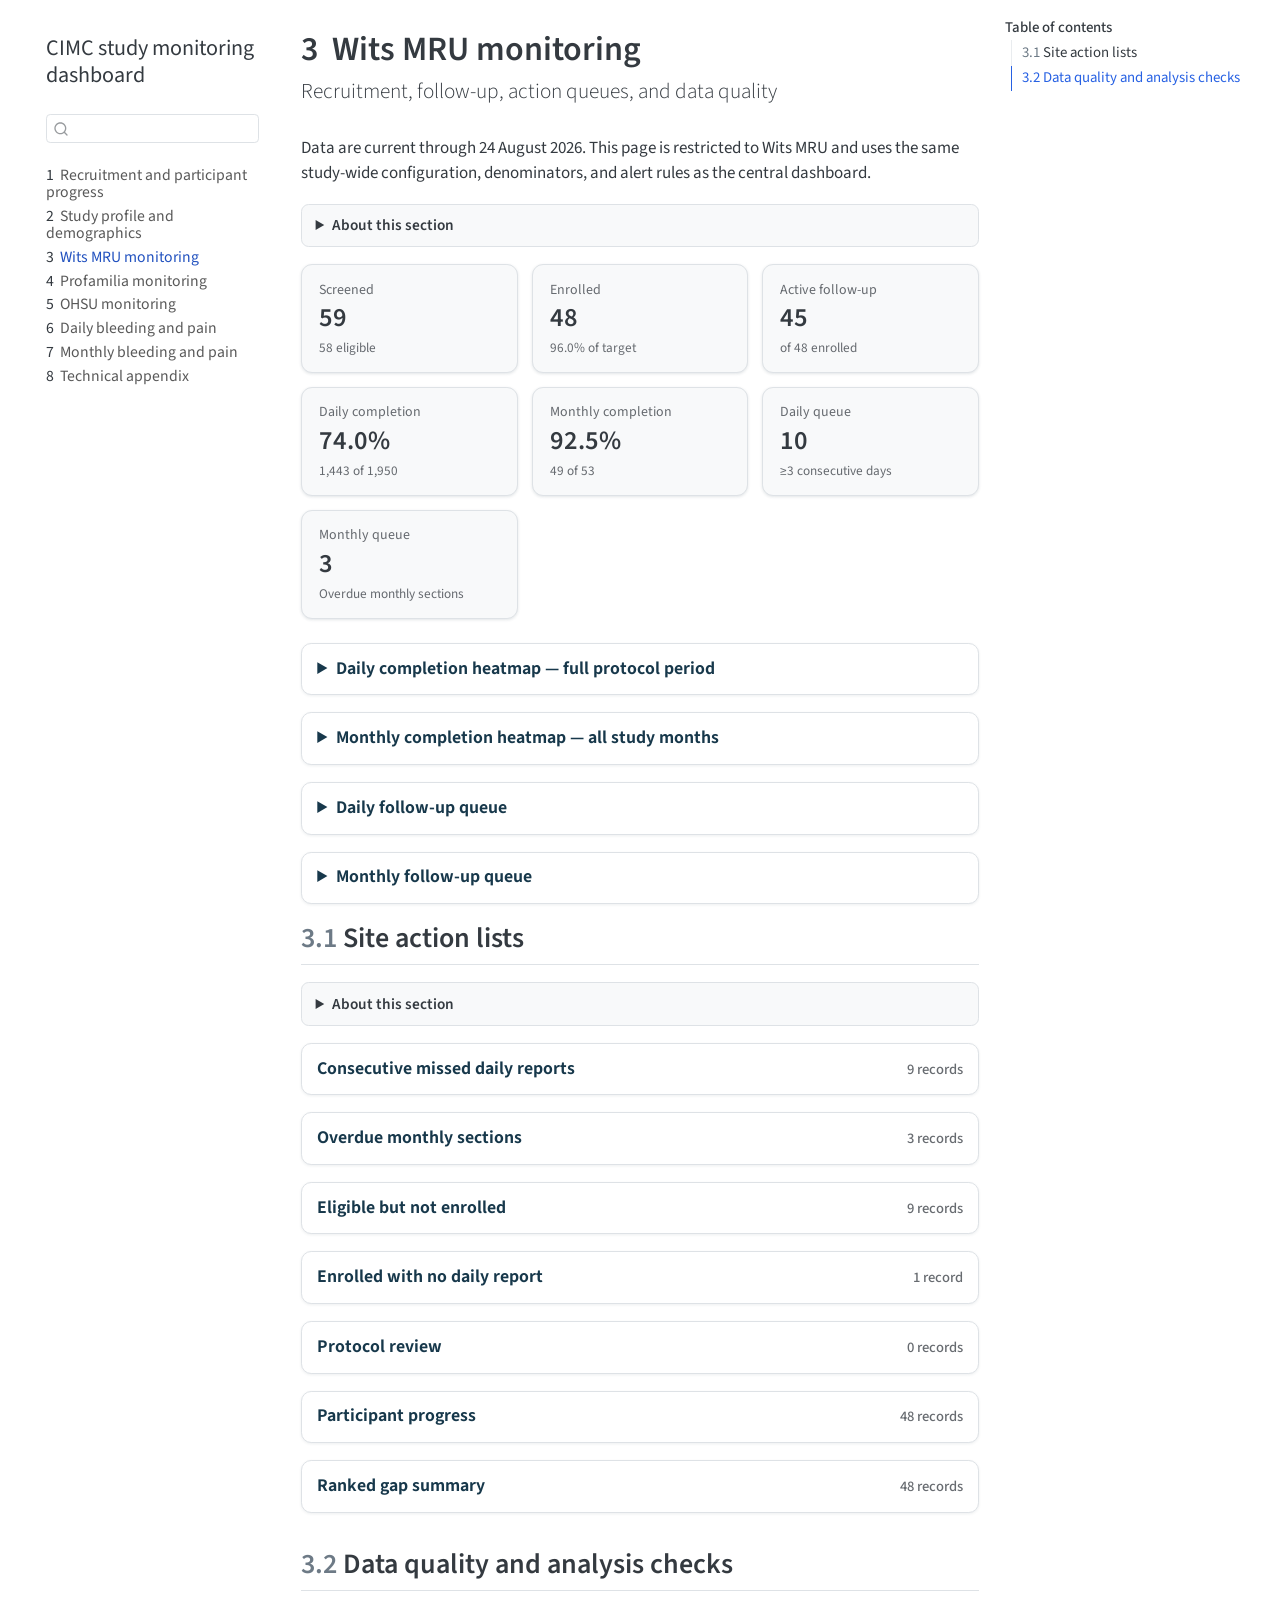
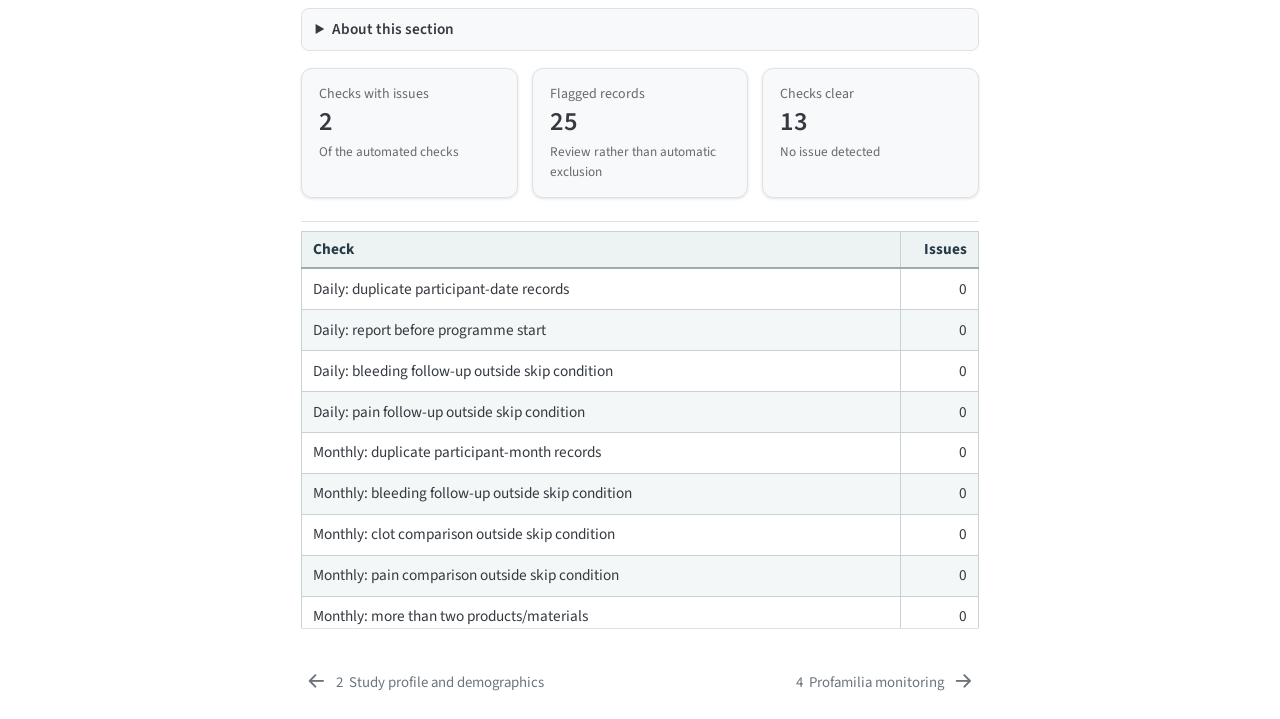
<file: docs/site_wmru.html>
<!DOCTYPE html>
<html xmlns="http://www.w3.org/1999/xhtml" lang="en" xml:lang="en"><head>

<meta charset="utf-8">
<meta name="generator" content="quarto-1.6.40">

<meta name="viewport" content="width=device-width, initial-scale=1.0, user-scalable=yes">


<title>3&nbsp; Wits MRU monitoring – CIMC study monitoring dashboard</title>
<style>
code{white-space: pre-wrap;}
span.smallcaps{font-variant: small-caps;}
div.columns{display: flex; gap: min(4vw, 1.5em);}
div.column{flex: auto; overflow-x: auto;}
div.hanging-indent{margin-left: 1.5em; text-indent: -1.5em;}
ul.task-list{list-style: none;}
ul.task-list li input[type="checkbox"] {
  width: 0.8em;
  margin: 0 0.8em 0.2em -1em; /* quarto-specific, see https://github.com/quarto-dev/quarto-cli/issues/4556 */ 
  vertical-align: middle;
}
</style>


<script src="site_libs/quarto-nav/quarto-nav.js"></script>
<script src="site_libs/quarto-nav/headroom.min.js"></script>
<script src="site_libs/clipboard/clipboard.min.js"></script>
<script src="site_libs/quarto-search/autocomplete.umd.js"></script>
<script src="site_libs/quarto-search/fuse.min.js"></script>
<script src="site_libs/quarto-search/quarto-search.js"></script>
<meta name="quarto:offset" content="./">
<link href="./site_profamilia.html" rel="next">
<link href="./study_statistics.html" rel="prev">
<script src="site_libs/quarto-html/quarto.js"></script>
<script src="site_libs/quarto-html/popper.min.js"></script>
<script src="site_libs/quarto-html/tippy.umd.min.js"></script>
<script src="site_libs/quarto-html/anchor.min.js"></script>
<link href="site_libs/quarto-html/tippy.css" rel="stylesheet">
<link href="site_libs/quarto-html/quarto-syntax-highlighting-549806ee2085284f45b00abea8c6df48.css" rel="stylesheet" id="quarto-text-highlighting-styles">
<script src="site_libs/bootstrap/bootstrap.min.js"></script>
<link href="site_libs/bootstrap/bootstrap-icons.css" rel="stylesheet">
<link href="site_libs/bootstrap/bootstrap-28710c93d7c50e973d952efcffab10bb.min.css" rel="stylesheet" append-hash="true" id="quarto-bootstrap" data-mode="light">
<script id="quarto-search-options" type="application/json">{
  "location": "sidebar",
  "copy-button": false,
  "collapse-after": 3,
  "panel-placement": "start",
  "type": "textbox",
  "limit": 50,
  "keyboard-shortcut": [
    "f",
    "/",
    "s"
  ],
  "show-item-context": false,
  "language": {
    "search-no-results-text": "No results",
    "search-matching-documents-text": "matching documents",
    "search-copy-link-title": "Copy link to search",
    "search-hide-matches-text": "Hide additional matches",
    "search-more-match-text": "more match in this document",
    "search-more-matches-text": "more matches in this document",
    "search-clear-button-title": "Clear",
    "search-text-placeholder": "",
    "search-detached-cancel-button-title": "Cancel",
    "search-submit-button-title": "Submit",
    "search-label": "Search"
  }
}</script>


<link rel="stylesheet" href="monitoring.css">
</head>

<body class="nav-sidebar floating">

<div id="quarto-search-results"></div>
  <header id="quarto-header" class="headroom fixed-top">
  <nav class="quarto-secondary-nav">
    <div class="container-fluid d-flex">
      <button type="button" class="quarto-btn-toggle btn" data-bs-toggle="collapse" role="button" data-bs-target=".quarto-sidebar-collapse-item" aria-controls="quarto-sidebar" aria-expanded="false" aria-label="Toggle sidebar navigation" onclick="if (window.quartoToggleHeadroom) { window.quartoToggleHeadroom(); }">
        <i class="bi bi-layout-text-sidebar-reverse"></i>
      </button>
        <nav class="quarto-page-breadcrumbs" aria-label="breadcrumb"><ol class="breadcrumb"><li class="breadcrumb-item"><a href="./site_wmru.html"><span class="chapter-number">3</span>&nbsp; <span class="chapter-title">Wits MRU monitoring</span></a></li></ol></nav>
        <a class="flex-grow-1" role="navigation" data-bs-toggle="collapse" data-bs-target=".quarto-sidebar-collapse-item" aria-controls="quarto-sidebar" aria-expanded="false" aria-label="Toggle sidebar navigation" onclick="if (window.quartoToggleHeadroom) { window.quartoToggleHeadroom(); }">      
        </a>
      <button type="button" class="btn quarto-search-button" aria-label="Search" onclick="window.quartoOpenSearch();">
        <i class="bi bi-search"></i>
      </button>
    </div>
  </nav>
</header>
<!-- content -->
<div id="quarto-content" class="quarto-container page-columns page-rows-contents page-layout-full">
<!-- sidebar -->
  <nav id="quarto-sidebar" class="sidebar collapse collapse-horizontal quarto-sidebar-collapse-item sidebar-navigation floating overflow-auto">
    <div class="pt-lg-2 mt-2 text-left sidebar-header">
    <div class="sidebar-title mb-0 py-0">
      <a href="./">CIMC study monitoring dashboard</a> 
    </div>
      </div>
        <div class="mt-2 flex-shrink-0 align-items-center">
        <div class="sidebar-search">
        <div id="quarto-search" class="" title="Search"></div>
        </div>
        </div>
    <div class="sidebar-menu-container"> 
    <ul class="list-unstyled mt-1">
        <li class="sidebar-item">
  <div class="sidebar-item-container"> 
  <a href="./index.html" class="sidebar-item-text sidebar-link">
 <span class="menu-text"><span class="chapter-number">1</span>&nbsp; <span class="chapter-title">Recruitment and participant progress</span></span></a>
  </div>
</li>
        <li class="sidebar-item">
  <div class="sidebar-item-container"> 
  <a href="./study_statistics.html" class="sidebar-item-text sidebar-link">
 <span class="menu-text"><span class="chapter-number">2</span>&nbsp; <span class="chapter-title">Study profile and demographics</span></span></a>
  </div>
</li>
        <li class="sidebar-item">
  <div class="sidebar-item-container"> 
  <a href="./site_wmru.html" class="sidebar-item-text sidebar-link active">
 <span class="menu-text"><span class="chapter-number">3</span>&nbsp; <span class="chapter-title">Wits MRU monitoring</span></span></a>
  </div>
</li>
        <li class="sidebar-item">
  <div class="sidebar-item-container"> 
  <a href="./site_profamilia.html" class="sidebar-item-text sidebar-link">
 <span class="menu-text"><span class="chapter-number">4</span>&nbsp; <span class="chapter-title">Profamilia monitoring</span></span></a>
  </div>
</li>
        <li class="sidebar-item">
  <div class="sidebar-item-container"> 
  <a href="./site_ohsu.html" class="sidebar-item-text sidebar-link">
 <span class="menu-text"><span class="chapter-number">5</span>&nbsp; <span class="chapter-title">OHSU monitoring</span></span></a>
  </div>
</li>
        <li class="sidebar-item">
  <div class="sidebar-item-container"> 
  <a href="./menstrual_epro_daily_monthly_analysis.html" class="sidebar-item-text sidebar-link">
 <span class="menu-text"><span class="chapter-number">6</span>&nbsp; <span class="chapter-title">Daily bleeding and pain</span></span></a>
  </div>
</li>
        <li class="sidebar-item">
  <div class="sidebar-item-container"> 
  <a href="./monthly_epro_analysis.html" class="sidebar-item-text sidebar-link">
 <span class="menu-text"><span class="chapter-number">7</span>&nbsp; <span class="chapter-title">Monthly bleeding and pain</span></span></a>
  </div>
</li>
        <li class="sidebar-item">
  <div class="sidebar-item-container"> 
  <a href="./technical_appendix.html" class="sidebar-item-text sidebar-link">
 <span class="menu-text"><span class="chapter-number">8</span>&nbsp; <span class="chapter-title">Technical appendix</span></span></a>
  </div>
</li>
    </ul>
    </div>
</nav>
<div id="quarto-sidebar-glass" class="quarto-sidebar-collapse-item" data-bs-toggle="collapse" data-bs-target=".quarto-sidebar-collapse-item"></div>
<!-- margin-sidebar -->
    <div id="quarto-margin-sidebar" class="sidebar margin-sidebar">
        <nav id="TOC" role="doc-toc" class="toc-active">
    <h2 id="toc-title">Table of contents</h2>
   
  <ul class="collapse">
  <li><a href="#site-action-lists" id="toc-site-action-lists" class="nav-link active" data-scroll-target="#site-action-lists"><span class="header-section-number">3.1</span> Site action lists</a></li>
  <li><a href="#data-quality-and-analysis-checks" id="toc-data-quality-and-analysis-checks" class="nav-link" data-scroll-target="#data-quality-and-analysis-checks"><span class="header-section-number">3.2</span> Data quality and analysis checks</a></li>
  </ul>
</nav>
    </div>
<!-- main -->
<main class="content column-body" id="quarto-document-content">

<header id="title-block-header" class="quarto-title-block default">
<div class="quarto-title">
<h1 class="title"><span class="chapter-number">3</span>&nbsp; <span class="chapter-title">Wits MRU monitoring</span></h1>
<p class="subtitle lead">Recruitment, follow-up, action queues, and data quality</p>
</div>



<div class="quarto-title-meta column-body">

    
  
    
  </div>
  


</header>


<p>Data are current through 24 August 2026. This page is restricted to Wits MRU and uses the same study-wide configuration, denominators, and alert rules as the central dashboard.</p>
<p><strong>What it does.</strong> It brings recruitment, daily and monthly completion, individual reporting patterns, follow-up queues, expandable action lists, and data-quality checks into one operational site view.</p>
<p><strong>Why it helps.</strong> Site teams can identify and manage their own follow-up problems without filtering the central dashboard or receiving records belonging to another site.</p>
<div class="monitor-kpis">
  <div class="monitor-kpi">
    <div class="monitor-kpi-label">Screened</div>
    <div class="monitor-kpi-value">59</div>
    <div class="monitor-kpi-note">58 eligible</div>
  </div>
  <div class="monitor-kpi">
    <div class="monitor-kpi-label">Enrolled</div>
    <div class="monitor-kpi-value">48</div>
    <div class="monitor-kpi-note">96.0% of target</div>
  </div>
  <div class="monitor-kpi">
    <div class="monitor-kpi-label">Active follow-up</div>
    <div class="monitor-kpi-value">45</div>
    <div class="monitor-kpi-note">of 48 enrolled</div>
  </div>
  <div class="monitor-kpi">
    <div class="monitor-kpi-label">Daily completion</div>
    <div class="monitor-kpi-value">74.0%</div>
    <div class="monitor-kpi-note">1,443 of 1,950</div>
  </div>
  <div class="monitor-kpi">
    <div class="monitor-kpi-label">Monthly completion</div>
    <div class="monitor-kpi-value">92.5%</div>
    <div class="monitor-kpi-note">49 of 53</div>
  </div>
  <div class="monitor-kpi">
    <div class="monitor-kpi-label">Daily queue</div>
    <div class="monitor-kpi-value">10</div>
    <div class="monitor-kpi-note">≥3 consecutive days</div>
  </div>
  <div class="monitor-kpi">
    <div class="monitor-kpi-label">Monthly queue</div>
    <div class="monitor-kpi-value">3</div>
    <div class="monitor-kpi-note">Overdue monthly sections</div>
  </div>
</div>
<details class="dashboard-section">
<summary>
Daily completion heatmap — full protocol period
</summary>
<p>Rows are ordered by the configured missing-gap measure. Protocol day 1 is the participant’s enrollment date.</p>
<div class="full-tracking-scroll" style="--full-tracking-height: 72vh;">
<div class="cell">
<div class="cell-output-display">
<div>
<figure class="figure">
<p><img src="site_wmru_files/figure-html/site-daily-heatmap-1.png" class="img-fluid figure-img" width="1344"></p>
</figure>
</div>
</div>
</div>
</div>
</details>
<details class="dashboard-section">
<summary>
Monthly completion heatmap — all study months
</summary>
<p>Rows are ordered by overdue monthly sections. Columns use calendar months since recruitment began.</p>
<div class="cell">
<div class="cell-output-display">
<div>
<figure class="figure">
<p><img src="site_wmru_files/figure-html/site-monthly-heatmap-1.png" class="img-fluid figure-img" width="1056"></p>
</figure>
</div>
</div>
</div>
</details>
<details class="dashboard-section">
<summary>
Daily follow-up queue
</summary>
<p>This is a current-action queue: it counts backwards from each active participant’s latest due day, and a subsequent submission resets the streak. Historical gaps remain visible in the heatmap but do not stay in this queue after reporting resumes.</p>
<div class="monitor-table-scroll monitor-table-compact">
<table>
<thead>
<tr>
<th style="text-align:left;">
Participant ID
</th>
<th style="text-align:right;">
Consecutive missed days
</th>
<th style="text-align:right;">
Daily completion
</th>
</tr>
</thead>
<tbody>
<tr>
<td style="text-align:left;">
01-CIMC-0125
</td>
<td style="text-align:right;">
48
</td>
<td style="text-align:right;">
34.1%
</td>
</tr>
<tr>
<td style="text-align:left;">
01-CIMC-0068
</td>
<td style="text-align:right;">
47
</td>
<td style="text-align:right;">
0.0%
</td>
</tr>
<tr>
<td style="text-align:left;">
01-CIMC-0080
</td>
<td style="text-align:right;">
4
</td>
<td style="text-align:right;">
59.1%
</td>
</tr>
<tr>
<td style="text-align:left;">
01-CIMC-0145
</td>
<td style="text-align:right;">
3
</td>
<td style="text-align:right;">
25.0%
</td>
</tr>
<tr>
<td style="text-align:left;">
01-CIMC-0058
</td>
<td style="text-align:right;">
3
</td>
<td style="text-align:right;">
73.1%
</td>
</tr>
<tr>
<td style="text-align:left;">
01-CIMC-0005
</td>
<td style="text-align:right;">
3
</td>
<td style="text-align:right;">
75.4%
</td>
</tr>
<tr>
<td style="text-align:left;">
01-CIMC-0092
</td>
<td style="text-align:right;">
3
</td>
<td style="text-align:right;">
76.0%
</td>
</tr>
<tr>
<td style="text-align:left;">
01-CIMC-0115
</td>
<td style="text-align:right;">
3
</td>
<td style="text-align:right;">
82.9%
</td>
</tr>
<tr>
<td style="text-align:left;">
01-CIMC-0086
</td>
<td style="text-align:right;">
3
</td>
<td style="text-align:right;">
83.3%
</td>
</tr>
<tr>
<td style="text-align:left;">
01-CIMC-0111
</td>
<td style="text-align:right;">
3
</td>
<td style="text-align:right;">
90.2%
</td>
</tr>
</tbody>
</table>
</div>
</details>
<details class="dashboard-section">
<summary>
Monthly follow-up queue
</summary>
<div class="monitor-table-scroll monitor-table-compact">
<table>
<thead>
<tr>
<th style="text-align:left;">
Participant ID
</th>
<th style="text-align:right;">
Monthly sections missing
</th>
<th style="text-align:right;">
Monthly completion
</th>
</tr>
</thead>
<tbody>
<tr>
<td style="text-align:left;">
01-CIMC-0253
</td>
<td style="text-align:right;">
2
</td>
<td style="text-align:right;">
33.3%
</td>
</tr>
<tr>
<td style="text-align:left;">
01-CIMC-0068
</td>
<td style="text-align:right;">
1
</td>
<td style="text-align:right;">
0.0%
</td>
</tr>
<tr>
<td style="text-align:left;">
01-CIMC-0125
</td>
<td style="text-align:right;">
1
</td>
<td style="text-align:right;">
66.7%
</td>
</tr>
</tbody>
</table>
</div>
</details>
<section id="site-action-lists" class="level2" data-number="3.1">
<h2 data-number="3.1" class="anchored" data-anchor-id="site-action-lists"><span class="header-section-number">3.1</span> Site action lists</h2>
<p>These are operational participant-level worklists for this site. The expandable tables are intended to make the reason for each flag and the expected follow-up clear without requiring a CSV download. The CSV files continue to be generated and routed separately for operational use and audit. In a downloaded Kobo dashboard archive, the site CSVs are stored in the <code>actions/</code> folder; they are not part of the rendered website itself. When action-list publication is enabled, the same records can also be inspected in the expandable tables below.</p>
<div class="action-list-collection">
  <details class="dashboard-section action-list-dropdown">
    <summary>
      <span>Consecutive missed daily reports</span>
      <span class="action-list-count">9 records</span>
    </summary>
    <div class="action-list-detail">
      <p>
        <strong>What this list shows. </strong>
        Active enrolled participants at this site who currently have at least 3 consecutive due daily reports with no submission. The streak is counted backwards from the latest due day and resets when reporting resumes.
      </p>
      <p>
        <strong>Operational use. </strong>
        Use this as the current reminder/outreach queue: check whether the participant needs a reminder, technical support, or another documented follow-up action.
      </p>
      <p>
        <strong>Interpretation. </strong>
        This is a current-action list, not a history of every previous reporting gap. Historical gaps remain visible elsewhere in the dashboard.
      </p>
      <p>
        <strong>CSV file. </strong>
        The machine-readable version is generated separately as 
        <code>reminder_targets_3_consecutive_missed_days_wmru.csv</code>
        . In a downloaded Kobo dashboard archive, find it at 
        <code>actions/reminder_targets_3_consecutive_missed_days_wmru.csv</code>
        . It is deliberately kept separate from the rendered website so it can be routed and access-controlled independently.
      </p>
    </div>
    <div class="monitor-table-scroll action-list-table-scroll">
<table class="table table-sm action-list-table caption-top" data-quarto-postprocess="true">
<thead>
<tr class="header">
<th style="text-align: left;" data-quarto-table-cell-role="th">Participant id</th>
<th style="text-align: left;" data-quarto-table-cell-role="th">Organization</th>
<th style="text-align: left;" data-quarto-table-cell-role="th">Site</th>
<th style="text-align: right;" data-quarto-table-cell-role="th">Current consecutive missed days</th>
<th style="text-align: left;" data-quarto-table-cell-role="th">Last report date</th>
<th style="text-align: left;" data-quarto-table-cell-role="th">Reminder method</th>
<th style="text-align: right;" data-quarto-table-cell-role="th">Reminder contact</th>
<th style="text-align: right;" data-quarto-table-cell-role="th">Daily completion</th>
</tr>
</thead>
<tbody>
<tr class="odd">
<td style="text-align: left;">01-CIMC-0125</td>
<td style="text-align: left;">wmru</td>
<td style="text-align: left;">Wits MRU</td>
<td style="text-align: right;">48</td>
<td style="text-align: left;">2026-07-07</td>
<td style="text-align: left;">whatsapp</td>
<td style="text-align: right;">19995550064</td>
<td style="text-align: right;">0.3409091</td>
</tr>
<tr class="even">
<td style="text-align: left;">01-CIMC-0080</td>
<td style="text-align: left;">wmru</td>
<td style="text-align: left;">Wits MRU</td>
<td style="text-align: right;">4</td>
<td style="text-align: left;">2026-08-20</td>
<td style="text-align: left;">whatsapp</td>
<td style="text-align: right;">19995550044</td>
<td style="text-align: right;">0.5909091</td>
</tr>
<tr class="odd">
<td style="text-align: left;">01-CIMC-0005</td>
<td style="text-align: left;">wmru</td>
<td style="text-align: left;">Wits MRU</td>
<td style="text-align: right;">3</td>
<td style="text-align: left;">2026-08-21</td>
<td style="text-align: left;">whatsapp</td>
<td style="text-align: right;">19995550003</td>
<td style="text-align: right;">0.7543860</td>
</tr>
<tr class="even">
<td style="text-align: left;">01-CIMC-0058</td>
<td style="text-align: left;">wmru</td>
<td style="text-align: left;">Wits MRU</td>
<td style="text-align: right;">3</td>
<td style="text-align: left;">2026-08-21</td>
<td style="text-align: left;">whatsapp</td>
<td style="text-align: right;">19995550033</td>
<td style="text-align: right;">0.7307692</td>
</tr>
<tr class="odd">
<td style="text-align: left;">01-CIMC-0086</td>
<td style="text-align: left;">wmru</td>
<td style="text-align: left;">Wits MRU</td>
<td style="text-align: right;">3</td>
<td style="text-align: left;">2026-08-21</td>
<td style="text-align: left;">calendar</td>
<td style="text-align: right;">NA</td>
<td style="text-align: right;">0.8333333</td>
</tr>
<tr class="even">
<td style="text-align: left;">01-CIMC-0092</td>
<td style="text-align: left;">wmru</td>
<td style="text-align: left;">Wits MRU</td>
<td style="text-align: right;">3</td>
<td style="text-align: left;">2026-08-21</td>
<td style="text-align: left;">calendar</td>
<td style="text-align: right;">NA</td>
<td style="text-align: right;">0.7600000</td>
</tr>
<tr class="odd">
<td style="text-align: left;">01-CIMC-0111</td>
<td style="text-align: left;">wmru</td>
<td style="text-align: left;">Wits MRU</td>
<td style="text-align: right;">3</td>
<td style="text-align: left;">2026-08-21</td>
<td style="text-align: left;">whatsapp</td>
<td style="text-align: right;">19995550058</td>
<td style="text-align: right;">0.9024390</td>
</tr>
<tr class="even">
<td style="text-align: left;">01-CIMC-0115</td>
<td style="text-align: left;">wmru</td>
<td style="text-align: left;">Wits MRU</td>
<td style="text-align: right;">3</td>
<td style="text-align: left;">2026-08-21</td>
<td style="text-align: left;">calendar</td>
<td style="text-align: right;">NA</td>
<td style="text-align: right;">0.8285714</td>
</tr>
<tr class="odd">
<td style="text-align: left;">01-CIMC-0145</td>
<td style="text-align: left;">wmru</td>
<td style="text-align: left;">Wits MRU</td>
<td style="text-align: right;">3</td>
<td style="text-align: left;">2026-08-21</td>
<td style="text-align: left;">whatsapp</td>
<td style="text-align: right;">19995550077</td>
<td style="text-align: right;">0.2500000</td>
</tr>
</tbody>
</table>
</div>
  </details>
  <details class="dashboard-section action-list-dropdown">
    <summary>
      <span>Overdue monthly sections</span>
      <span class="action-list-count">3 records</span>
    </summary>
    <div class="action-list-detail">
      <p>
        <strong>What this list shows. </strong>
        Participant-month sections expected for this site that remain missing after the configured 3-day grace period.
      </p>
      <p>
        <strong>Operational use. </strong>
        Use this list to chase genuinely overdue monthly reporting and distinguish late forms from months that are not yet due.
      </p>
      <p>
        <strong>Interpretation. </strong>
        A row indicates an outstanding reporting requirement; it does not by itself imply a protocol deviation.
      </p>
      <p>
        <strong>CSV file. </strong>
        The machine-readable version is generated separately as 
        <code>monthly_report_due_targets_wmru.csv</code>
        . In a downloaded Kobo dashboard archive, find it at 
        <code>actions/monthly_report_due_targets_wmru.csv</code>
        . It is deliberately kept separate from the rendered website so it can be routed and access-controlled independently.
      </p>
    </div>
    <div class="monitor-table-scroll action-list-table-scroll">
<table class="table table-sm action-list-table caption-top" data-quarto-postprocess="true">
<thead>
<tr class="header">
<th style="text-align: left;" data-quarto-table-cell-role="th">Participant id</th>
<th style="text-align: left;" data-quarto-table-cell-role="th">Organization</th>
<th style="text-align: left;" data-quarto-table-cell-role="th">Site</th>
<th style="text-align: right;" data-quarto-table-cell-role="th">Expected monthly reports</th>
<th style="text-align: right;" data-quarto-table-cell-role="th">Monthly reports received</th>
<th style="text-align: right;" data-quarto-table-cell-role="th">Monthly reports missing</th>
<th style="text-align: left;" data-quarto-table-cell-role="th">Last monthly report due</th>
<th style="text-align: left;" data-quarto-table-cell-role="th">Reminder method</th>
<th style="text-align: right;" data-quarto-table-cell-role="th">Reminder contact</th>
</tr>
</thead>
<tbody>
<tr class="odd">
<td style="text-align: left;">01-CIMC-0253</td>
<td style="text-align: left;">wmru</td>
<td style="text-align: left;">Wits MRU</td>
<td style="text-align: right;">3</td>
<td style="text-align: right;">1</td>
<td style="text-align: right;">2</td>
<td style="text-align: left;">2026-08-01</td>
<td style="text-align: left;">calendar</td>
<td style="text-align: right;">NA</td>
</tr>
<tr class="even">
<td style="text-align: left;">01-CIMC-0068</td>
<td style="text-align: left;">wmru</td>
<td style="text-align: left;">Wits MRU</td>
<td style="text-align: right;">1</td>
<td style="text-align: right;">0</td>
<td style="text-align: right;">1</td>
<td style="text-align: left;">2026-08-01</td>
<td style="text-align: left;">calendar</td>
<td style="text-align: right;">NA</td>
</tr>
<tr class="odd">
<td style="text-align: left;">01-CIMC-0125</td>
<td style="text-align: left;">wmru</td>
<td style="text-align: left;">Wits MRU</td>
<td style="text-align: right;">3</td>
<td style="text-align: right;">2</td>
<td style="text-align: right;">1</td>
<td style="text-align: left;">2026-08-01</td>
<td style="text-align: left;">whatsapp</td>
<td style="text-align: right;">19995550064</td>
</tr>
</tbody>
</table>
</div>
  </details>
  <details class="dashboard-section action-list-dropdown">
    <summary>
      <span>Eligible but not enrolled</span>
      <span class="action-list-count">9 records</span>
    </summary>
    <div class="action-list-detail">
      <p>
        <strong>What this list shows. </strong>
        Recruitment/screening records marked eligible that still have no matching enrollment record after 7 days.
      </p>
      <p>
        <strong>Operational use. </strong>
        Use this as a recruitment follow-up queue to determine whether enrollment is pending, the participant declined, the linkage is missing, or another disposition needs to be recorded.
      </p>
      <p>
        <strong>Interpretation. </strong>
        Absence of an enrollment record is an operational flag and should be checked against source records before being interpreted as an error.
      </p>
      <p>
        <strong>CSV file. </strong>
        The machine-readable version is generated separately as 
        <code>eligible_not_enrolled_targets_wmru.csv</code>
        . In a downloaded Kobo dashboard archive, find it at 
        <code>actions/eligible_not_enrolled_targets_wmru.csv</code>
        . It is deliberately kept separate from the rendered website so it can be routed and access-controlled independently.
      </p>
    </div>
    <div class="monitor-table-scroll action-list-table-scroll">
<table class="table table-sm action-list-table caption-top" data-quarto-postprocess="true">
<thead>
<tr class="header">
<th style="text-align: left;" data-quarto-table-cell-role="th">Participant id</th>
<th style="text-align: left;" data-quarto-table-cell-role="th">Organization</th>
<th style="text-align: left;" data-quarto-table-cell-role="th">Site</th>
<th style="text-align: left;" data-quarto-table-cell-role="th">Recruitment date</th>
<th style="text-align: right;" data-quarto-table-cell-role="th">Days since recruitment</th>
<th style="text-align: left;" data-quarto-table-cell-role="th">Planned enrollment date</th>
<th style="text-align: left;" data-quarto-table-cell-role="th">Phone</th>
<th style="text-align: left;" data-quarto-table-cell-role="th">Email</th>
<th style="text-align: left;" data-quarto-table-cell-role="th">Reminder</th>
<th style="text-align: left;" data-quarto-table-cell-role="th">Notes</th>
</tr>
</thead>
<tbody>
<tr class="odd">
<td style="text-align: left;">01-CIMC-0001</td>
<td style="text-align: left;">wmru</td>
<td style="text-align: left;">Wits MRU</td>
<td style="text-align: left;">2026-05-27</td>
<td style="text-align: right;">89</td>
<td style="text-align: left;">2026-06-09</td>
<td style="text-align: left;">NA</td>
<td style="text-align: left;">NA</td>
<td style="text-align: left;">NA</td>
<td style="text-align: left;">NA</td>
</tr>
<tr class="even">
<td style="text-align: left;">01-CIMC-0141</td>
<td style="text-align: left;">wmru</td>
<td style="text-align: left;">Wits MRU</td>
<td style="text-align: left;">2026-06-16</td>
<td style="text-align: right;">69</td>
<td style="text-align: left;">2026-06-19</td>
<td style="text-align: left;">NA</td>
<td style="text-align: left;">NA</td>
<td style="text-align: left;">NA</td>
<td style="text-align: left;">NA</td>
</tr>
<tr class="odd">
<td style="text-align: left;">01-CIMC-0221</td>
<td style="text-align: left;">wmru</td>
<td style="text-align: left;">Wits MRU</td>
<td style="text-align: left;">2026-07-01</td>
<td style="text-align: right;">54</td>
<td style="text-align: left;">2026-07-10</td>
<td style="text-align: left;">NA</td>
<td style="text-align: left;">NA</td>
<td style="text-align: left;">NA</td>
<td style="text-align: left;">NA</td>
</tr>
<tr class="even">
<td style="text-align: left;">01-CIMC-0180</td>
<td style="text-align: left;">wmru</td>
<td style="text-align: left;">Wits MRU</td>
<td style="text-align: left;">2026-07-13</td>
<td style="text-align: right;">42</td>
<td style="text-align: left;">2026-07-15</td>
<td style="text-align: left;">NA</td>
<td style="text-align: left;">NA</td>
<td style="text-align: left;">NA</td>
<td style="text-align: left;">NA</td>
</tr>
<tr class="odd">
<td style="text-align: left;">01-CIMC-0084</td>
<td style="text-align: left;">wmru</td>
<td style="text-align: left;">Wits MRU</td>
<td style="text-align: left;">2026-07-25</td>
<td style="text-align: right;">30</td>
<td style="text-align: left;">2026-08-03</td>
<td style="text-align: left;">NA</td>
<td style="text-align: left;">NA</td>
<td style="text-align: left;">NA</td>
<td style="text-align: left;">NA</td>
</tr>
<tr class="even">
<td style="text-align: left;">01-CIMC-0220</td>
<td style="text-align: left;">wmru</td>
<td style="text-align: left;">Wits MRU</td>
<td style="text-align: left;">2026-07-26</td>
<td style="text-align: right;">29</td>
<td style="text-align: left;">2026-07-28</td>
<td style="text-align: left;">NA</td>
<td style="text-align: left;">NA</td>
<td style="text-align: left;">NA</td>
<td style="text-align: left;">NA</td>
</tr>
<tr class="odd">
<td style="text-align: left;">01-CIMC-0257</td>
<td style="text-align: left;">wmru</td>
<td style="text-align: left;">Wits MRU</td>
<td style="text-align: left;">2026-08-12</td>
<td style="text-align: right;">12</td>
<td style="text-align: left;">2026-08-16</td>
<td style="text-align: left;">NA</td>
<td style="text-align: left;">NA</td>
<td style="text-align: left;">NA</td>
<td style="text-align: left;">NA</td>
</tr>
<tr class="even">
<td style="text-align: left;">01-CIMC-0146</td>
<td style="text-align: left;">wmru</td>
<td style="text-align: left;">Wits MRU</td>
<td style="text-align: left;">2026-08-16</td>
<td style="text-align: right;">8</td>
<td style="text-align: left;">2026-08-30</td>
<td style="text-align: left;">NA</td>
<td style="text-align: left;">NA</td>
<td style="text-align: left;">NA</td>
<td style="text-align: left;">NA</td>
</tr>
<tr class="odd">
<td style="text-align: left;">01-CIMC-0163</td>
<td style="text-align: left;">wmru</td>
<td style="text-align: left;">Wits MRU</td>
<td style="text-align: left;">2026-08-16</td>
<td style="text-align: right;">8</td>
<td style="text-align: left;">2026-08-20</td>
<td style="text-align: left;">NA</td>
<td style="text-align: left;">NA</td>
<td style="text-align: left;">NA</td>
<td style="text-align: left;">NA</td>
</tr>
</tbody>
</table>
</div>
  </details>
  <details class="dashboard-section action-list-dropdown">
    <summary>
      <span>Enrolled with no daily report</span>
      <span class="action-list-count">1 record</span>
    </summary>
    <div class="action-list-detail">
      <p>
        <strong>What this list shows. </strong>
        Enrolled participants for whom no daily CIMC/ePRO submission has appeared after the configured 2-day onboarding interval.
      </p>
      <p>
        <strong>Operational use. </strong>
        Use this for early onboarding follow-up: confirm that the participant can access the reporting system, understands the daily schedule, and that their submissions are linking to the correct participant ID.
      </p>
      <p>
        <strong>Interpretation. </strong>
        This is intended to identify failure to start reporting promptly, rather than later gaps after reporting has already begun.
      </p>
      <p>
        <strong>CSV file. </strong>
        The machine-readable version is generated separately as 
        <code>enrolled_no_daily_submission_targets_wmru.csv</code>
        . In a downloaded Kobo dashboard archive, find it at 
        <code>actions/enrolled_no_daily_submission_targets_wmru.csv</code>
        . It is deliberately kept separate from the rendered website so it can be routed and access-controlled independently.
      </p>
    </div>
    <div class="monitor-table-scroll action-list-table-scroll">
<table class="table table-sm action-list-table caption-top" data-quarto-postprocess="true">
<thead>
<tr class="header">
<th style="text-align: left;" data-quarto-table-cell-role="th">Participant id</th>
<th style="text-align: left;" data-quarto-table-cell-role="th">Organization</th>
<th style="text-align: left;" data-quarto-table-cell-role="th">Site</th>
<th style="text-align: left;" data-quarto-table-cell-role="th">Enrollment date</th>
<th style="text-align: right;" data-quarto-table-cell-role="th">Days since enrollment</th>
<th style="text-align: left;" data-quarto-table-cell-role="th">Daily reminder method</th>
<th style="text-align: left;" data-quarto-table-cell-role="th">Phone</th>
<th style="text-align: left;" data-quarto-table-cell-role="th">Email</th>
</tr>
</thead>
<tbody>
<tr class="odd">
<td style="text-align: left;">01-CIMC-0068</td>
<td style="text-align: left;">wmru</td>
<td style="text-align: left;">Wits MRU</td>
<td style="text-align: left;">2026-07-09</td>
<td style="text-align: right;">46</td>
<td style="text-align: left;">calendar</td>
<td style="text-align: left;">NA</td>
<td style="text-align: left;">NA</td>
</tr>
</tbody>
</table>
</div>
  </details>
  <details class="dashboard-section action-list-dropdown">
    <summary>
      <span>Protocol review</span>
      <span class="action-list-count">0 records</span>
    </summary>
    <div class="action-list-detail">
      <p>
        <strong>What this list shows. </strong>
        Automated cross-form flags that may represent protocol deviations, protocol violations, or data/linkage problems. The rules compare recruitment, enrollment and CIMC records and apply the classifications configured for the study.
      </p>
      <p>
        <strong>Operational use. </strong>
        Use this list for source verification and formal study-team adjudication. Confirm the underlying records, decide whether the event is genuinely a deviation/violation, and document the required action under the approved procedures.
      </p>
      <p>
        <strong>Interpretation. </strong>
        These are screening flags only. The dashboard does not make the final determination of seriousness, causality, reportability, or corrective action.
      </p>
      <p>
        <strong>CSV file. </strong>
        The machine-readable version is generated separately as 
        <code>protocol_deviation_violation_review_wmru.csv</code>
        . In a downloaded Kobo dashboard archive, find it at 
        <code>actions/protocol_deviation_violation_review_wmru.csv</code>
        . It is deliberately kept separate from the rendered website so it can be routed and access-controlled independently.
      </p>
    </div>
    <p class="small text-muted">No records currently meet this rule.</p>
  </details>
  <details class="dashboard-section action-list-dropdown">
    <summary>
      <span>Participant progress</span>
      <span class="action-list-count">48 records</span>
    </summary>
    <div class="action-list-detail">
      <p>
        <strong>What this list shows. </strong>
        One operational summary row for every enrolled participant at this site, combining follow-up timing, expected and received reporting, completion measures, and current status fields.
      </p>
      <p>
        <strong>Operational use. </strong>
        Use this as the site's broad participant-management table when you need the whole enrolled cohort rather than only people who have triggered a specific exception rule.
      </p>
      <p>
        <strong>Interpretation. </strong>
        Because this is a complete participant-level operational file, access should follow the same confidentiality controls as the other protected action files.
      </p>
      <p>
        <strong>CSV file. </strong>
        The machine-readable version is generated separately as 
        <code>participant_progress_summary_wmru.csv</code>
        . In a downloaded Kobo dashboard archive, find it at 
        <code>actions/participant_progress_summary_wmru.csv</code>
        . It is deliberately kept separate from the rendered website so it can be routed and access-controlled independently.
      </p>
    </div>
    <div class="monitor-table-scroll action-list-table-scroll">
<table class="table table-sm action-list-table caption-top" data-quarto-postprocess="true">
<thead>
<tr class="header">
<th style="text-align: left;" data-quarto-table-cell-role="th">Participant id</th>
<th style="text-align: left;" data-quarto-table-cell-role="th">Organization</th>
<th style="text-align: left;" data-quarto-table-cell-role="th">Site</th>
<th style="text-align: left;" data-quarto-table-cell-role="th">Enrollment date</th>
<th style="text-align: left;" data-quarto-table-cell-role="th">Planned end date</th>
<th style="text-align: left;" data-quarto-table-cell-role="th">Status</th>
<th style="text-align: right;" data-quarto-table-cell-role="th">Daily reports received</th>
<th style="text-align: right;" data-quarto-table-cell-role="th">Expected daily reports</th>
<th style="text-align: right;" data-quarto-table-cell-role="th">Daily completion</th>
<th style="text-align: right;" data-quarto-table-cell-role="th">Monthly reports received</th>
<th style="text-align: right;" data-quarto-table-cell-role="th">Expected monthly reports</th>
<th style="text-align: right;" data-quarto-table-cell-role="th">Monthly completion</th>
<th style="text-align: right;" data-quarto-table-cell-role="th">Current consecutive missed days</th>
<th style="text-align: left;" data-quarto-table-cell-role="th">Last report date</th>
<th style="text-align: left;" data-quarto-table-cell-role="th">Method stop date</th>
</tr>
</thead>
<tbody>
<tr class="odd">
<td style="text-align: left;">01-CIMC-0005</td>
<td style="text-align: left;">wmru</td>
<td style="text-align: left;">Wits MRU</td>
<td style="text-align: left;">2026-06-29</td>
<td style="text-align: left;">2026-09-26</td>
<td style="text-align: left;">Active follow-up</td>
<td style="text-align: right;">43</td>
<td style="text-align: right;">57</td>
<td style="text-align: right;">0.7543860</td>
<td style="text-align: right;">2</td>
<td style="text-align: right;">2</td>
<td style="text-align: right;">1.0000000</td>
<td style="text-align: right;">3</td>
<td style="text-align: left;">2026-08-21</td>
<td style="text-align: left;">NA</td>
</tr>
<tr class="even">
<td style="text-align: left;">01-CIMC-0006</td>
<td style="text-align: left;">wmru</td>
<td style="text-align: left;">Wits MRU</td>
<td style="text-align: left;">2026-06-09</td>
<td style="text-align: left;">2026-09-06</td>
<td style="text-align: left;">Active follow-up</td>
<td style="text-align: right;">42</td>
<td style="text-align: right;">77</td>
<td style="text-align: right;">0.5454545</td>
<td style="text-align: right;">2</td>
<td style="text-align: right;">2</td>
<td style="text-align: right;">1.0000000</td>
<td style="text-align: right;">0</td>
<td style="text-align: left;">2026-08-24</td>
<td style="text-align: left;">NA</td>
</tr>
<tr class="odd">
<td style="text-align: left;">01-CIMC-0014</td>
<td style="text-align: left;">wmru</td>
<td style="text-align: left;">Wits MRU</td>
<td style="text-align: left;">2026-07-22</td>
<td style="text-align: left;">2026-10-19</td>
<td style="text-align: left;">Active follow-up</td>
<td style="text-align: right;">28</td>
<td style="text-align: right;">34</td>
<td style="text-align: right;">0.8235294</td>
<td style="text-align: right;">1</td>
<td style="text-align: right;">1</td>
<td style="text-align: right;">1.0000000</td>
<td style="text-align: right;">0</td>
<td style="text-align: left;">2026-08-24</td>
<td style="text-align: left;">NA</td>
</tr>
<tr class="even">
<td style="text-align: left;">01-CIMC-0015</td>
<td style="text-align: left;">wmru</td>
<td style="text-align: left;">Wits MRU</td>
<td style="text-align: left;">2026-08-18</td>
<td style="text-align: left;">2026-11-15</td>
<td style="text-align: left;">Active follow-up</td>
<td style="text-align: right;">6</td>
<td style="text-align: right;">7</td>
<td style="text-align: right;">0.8571429</td>
<td style="text-align: right;">0</td>
<td style="text-align: right;">0</td>
<td style="text-align: right;">NA</td>
<td style="text-align: right;">1</td>
<td style="text-align: left;">2026-08-23</td>
<td style="text-align: left;">NA</td>
</tr>
<tr class="odd">
<td style="text-align: left;">01-CIMC-0017</td>
<td style="text-align: left;">wmru</td>
<td style="text-align: left;">Wits MRU</td>
<td style="text-align: left;">2026-06-22</td>
<td style="text-align: left;">2026-09-19</td>
<td style="text-align: left;">Active follow-up</td>
<td style="text-align: right;">59</td>
<td style="text-align: right;">64</td>
<td style="text-align: right;">0.9218750</td>
<td style="text-align: right;">2</td>
<td style="text-align: right;">2</td>
<td style="text-align: right;">1.0000000</td>
<td style="text-align: right;">0</td>
<td style="text-align: left;">2026-08-24</td>
<td style="text-align: left;">NA</td>
</tr>
<tr class="even">
<td style="text-align: left;">01-CIMC-0023</td>
<td style="text-align: left;">wmru</td>
<td style="text-align: left;">Wits MRU</td>
<td style="text-align: left;">2026-06-22</td>
<td style="text-align: left;">2026-09-19</td>
<td style="text-align: left;">Active follow-up</td>
<td style="text-align: right;">45</td>
<td style="text-align: right;">64</td>
<td style="text-align: right;">0.7031250</td>
<td style="text-align: right;">2</td>
<td style="text-align: right;">2</td>
<td style="text-align: right;">1.0000000</td>
<td style="text-align: right;">0</td>
<td style="text-align: left;">2026-08-24</td>
<td style="text-align: left;">NA</td>
</tr>
<tr class="odd">
<td style="text-align: left;">01-CIMC-0025</td>
<td style="text-align: left;">wmru</td>
<td style="text-align: left;">Wits MRU</td>
<td style="text-align: left;">2026-06-21</td>
<td style="text-align: left;">2026-09-18</td>
<td style="text-align: left;">Active follow-up</td>
<td style="text-align: right;">48</td>
<td style="text-align: right;">65</td>
<td style="text-align: right;">0.7384615</td>
<td style="text-align: right;">2</td>
<td style="text-align: right;">2</td>
<td style="text-align: right;">1.0000000</td>
<td style="text-align: right;">0</td>
<td style="text-align: left;">2026-08-24</td>
<td style="text-align: left;">NA</td>
</tr>
<tr class="even">
<td style="text-align: left;">01-CIMC-0030</td>
<td style="text-align: left;">wmru</td>
<td style="text-align: left;">Wits MRU</td>
<td style="text-align: left;">2026-07-22</td>
<td style="text-align: left;">2026-10-19</td>
<td style="text-align: left;">Active follow-up</td>
<td style="text-align: right;">34</td>
<td style="text-align: right;">34</td>
<td style="text-align: right;">1.0000000</td>
<td style="text-align: right;">1</td>
<td style="text-align: right;">1</td>
<td style="text-align: right;">1.0000000</td>
<td style="text-align: right;">0</td>
<td style="text-align: left;">2026-08-24</td>
<td style="text-align: left;">NA</td>
</tr>
<tr class="odd">
<td style="text-align: left;">01-CIMC-0040</td>
<td style="text-align: left;">wmru</td>
<td style="text-align: left;">Wits MRU</td>
<td style="text-align: left;">2026-06-02</td>
<td style="text-align: left;">2026-08-30</td>
<td style="text-align: left;">Active follow-up</td>
<td style="text-align: right;">74</td>
<td style="text-align: right;">84</td>
<td style="text-align: right;">0.8809524</td>
<td style="text-align: right;">2</td>
<td style="text-align: right;">2</td>
<td style="text-align: right;">1.0000000</td>
<td style="text-align: right;">0</td>
<td style="text-align: left;">2026-08-24</td>
<td style="text-align: left;">NA</td>
</tr>
<tr class="even">
<td style="text-align: left;">01-CIMC-0045</td>
<td style="text-align: left;">wmru</td>
<td style="text-align: left;">Wits MRU</td>
<td style="text-align: left;">2026-08-13</td>
<td style="text-align: left;">2026-11-10</td>
<td style="text-align: left;">Active follow-up</td>
<td style="text-align: right;">11</td>
<td style="text-align: right;">12</td>
<td style="text-align: right;">0.9166667</td>
<td style="text-align: right;">0</td>
<td style="text-align: right;">0</td>
<td style="text-align: right;">NA</td>
<td style="text-align: right;">0</td>
<td style="text-align: left;">2026-08-24</td>
<td style="text-align: left;">NA</td>
</tr>
<tr class="odd">
<td style="text-align: left;">01-CIMC-0046</td>
<td style="text-align: left;">wmru</td>
<td style="text-align: left;">Wits MRU</td>
<td style="text-align: left;">2026-08-02</td>
<td style="text-align: left;">2026-10-30</td>
<td style="text-align: left;">Active follow-up</td>
<td style="text-align: right;">22</td>
<td style="text-align: right;">23</td>
<td style="text-align: right;">0.9565217</td>
<td style="text-align: right;">0</td>
<td style="text-align: right;">0</td>
<td style="text-align: right;">NA</td>
<td style="text-align: right;">0</td>
<td style="text-align: left;">2026-08-24</td>
<td style="text-align: left;">NA</td>
</tr>
<tr class="even">
<td style="text-align: left;">01-CIMC-0057</td>
<td style="text-align: left;">wmru</td>
<td style="text-align: left;">Wits MRU</td>
<td style="text-align: left;">2026-06-23</td>
<td style="text-align: left;">2026-09-20</td>
<td style="text-align: left;">Active follow-up</td>
<td style="text-align: right;">45</td>
<td style="text-align: right;">63</td>
<td style="text-align: right;">0.7142857</td>
<td style="text-align: right;">2</td>
<td style="text-align: right;">2</td>
<td style="text-align: right;">1.0000000</td>
<td style="text-align: right;">2</td>
<td style="text-align: left;">2026-08-22</td>
<td style="text-align: left;">NA</td>
</tr>
<tr class="odd">
<td style="text-align: left;">01-CIMC-0058</td>
<td style="text-align: left;">wmru</td>
<td style="text-align: left;">Wits MRU</td>
<td style="text-align: left;">2026-07-30</td>
<td style="text-align: left;">2026-10-27</td>
<td style="text-align: left;">Active follow-up</td>
<td style="text-align: right;">19</td>
<td style="text-align: right;">26</td>
<td style="text-align: right;">0.7307692</td>
<td style="text-align: right;">1</td>
<td style="text-align: right;">1</td>
<td style="text-align: right;">1.0000000</td>
<td style="text-align: right;">3</td>
<td style="text-align: left;">2026-08-21</td>
<td style="text-align: left;">NA</td>
</tr>
<tr class="even">
<td style="text-align: left;">01-CIMC-0064</td>
<td style="text-align: left;">wmru</td>
<td style="text-align: left;">Wits MRU</td>
<td style="text-align: left;">2026-06-09</td>
<td style="text-align: left;">2026-09-06</td>
<td style="text-align: left;">Active follow-up</td>
<td style="text-align: right;">60</td>
<td style="text-align: right;">77</td>
<td style="text-align: right;">0.7792208</td>
<td style="text-align: right;">2</td>
<td style="text-align: right;">2</td>
<td style="text-align: right;">1.0000000</td>
<td style="text-align: right;">0</td>
<td style="text-align: left;">2026-08-24</td>
<td style="text-align: left;">NA</td>
</tr>
<tr class="odd">
<td style="text-align: left;">01-CIMC-0068</td>
<td style="text-align: left;">wmru</td>
<td style="text-align: left;">Wits MRU</td>
<td style="text-align: left;">2026-07-09</td>
<td style="text-align: left;">2026-10-06</td>
<td style="text-align: left;">Enrolled — no daily report</td>
<td style="text-align: right;">0</td>
<td style="text-align: right;">47</td>
<td style="text-align: right;">0.0000000</td>
<td style="text-align: right;">0</td>
<td style="text-align: right;">1</td>
<td style="text-align: right;">0.0000000</td>
<td style="text-align: right;">47</td>
<td style="text-align: left;">NA</td>
<td style="text-align: left;">NA</td>
</tr>
<tr class="even">
<td style="text-align: left;">01-CIMC-0077</td>
<td style="text-align: left;">wmru</td>
<td style="text-align: left;">Wits MRU</td>
<td style="text-align: left;">2026-08-24</td>
<td style="text-align: left;">2026-11-21</td>
<td style="text-align: left;">Enrolled — no daily report</td>
<td style="text-align: right;">0</td>
<td style="text-align: right;">1</td>
<td style="text-align: right;">0.0000000</td>
<td style="text-align: right;">0</td>
<td style="text-align: right;">0</td>
<td style="text-align: right;">NA</td>
<td style="text-align: right;">1</td>
<td style="text-align: left;">NA</td>
<td style="text-align: left;">NA</td>
</tr>
<tr class="odd">
<td style="text-align: left;">01-CIMC-0078</td>
<td style="text-align: left;">wmru</td>
<td style="text-align: left;">Wits MRU</td>
<td style="text-align: left;">2026-05-25</td>
<td style="text-align: left;">2026-08-22</td>
<td style="text-align: left;">Reached day 90</td>
<td style="text-align: right;">76</td>
<td style="text-align: right;">90</td>
<td style="text-align: right;">0.8444444</td>
<td style="text-align: right;">3</td>
<td style="text-align: right;">3</td>
<td style="text-align: right;">1.0000000</td>
<td style="text-align: right;">0</td>
<td style="text-align: left;">2026-08-22</td>
<td style="text-align: left;">NA</td>
</tr>
<tr class="even">
<td style="text-align: left;">01-CIMC-0080</td>
<td style="text-align: left;">wmru</td>
<td style="text-align: left;">Wits MRU</td>
<td style="text-align: left;">2026-07-12</td>
<td style="text-align: left;">2026-10-09</td>
<td style="text-align: left;">Active follow-up</td>
<td style="text-align: right;">26</td>
<td style="text-align: right;">44</td>
<td style="text-align: right;">0.5909091</td>
<td style="text-align: right;">1</td>
<td style="text-align: right;">1</td>
<td style="text-align: right;">1.0000000</td>
<td style="text-align: right;">4</td>
<td style="text-align: left;">2026-08-20</td>
<td style="text-align: left;">NA</td>
</tr>
<tr class="odd">
<td style="text-align: left;">01-CIMC-0086</td>
<td style="text-align: left;">wmru</td>
<td style="text-align: left;">Wits MRU</td>
<td style="text-align: left;">2026-08-01</td>
<td style="text-align: left;">2026-10-29</td>
<td style="text-align: left;">Active follow-up</td>
<td style="text-align: right;">20</td>
<td style="text-align: right;">24</td>
<td style="text-align: right;">0.8333333</td>
<td style="text-align: right;">1</td>
<td style="text-align: right;">1</td>
<td style="text-align: right;">1.0000000</td>
<td style="text-align: right;">3</td>
<td style="text-align: left;">2026-08-21</td>
<td style="text-align: left;">NA</td>
</tr>
<tr class="even">
<td style="text-align: left;">01-CIMC-0092</td>
<td style="text-align: left;">wmru</td>
<td style="text-align: left;">Wits MRU</td>
<td style="text-align: left;">2026-07-31</td>
<td style="text-align: left;">2026-10-28</td>
<td style="text-align: left;">Active follow-up</td>
<td style="text-align: right;">19</td>
<td style="text-align: right;">25</td>
<td style="text-align: right;">0.7600000</td>
<td style="text-align: right;">1</td>
<td style="text-align: right;">1</td>
<td style="text-align: right;">1.0000000</td>
<td style="text-align: right;">3</td>
<td style="text-align: left;">2026-08-21</td>
<td style="text-align: left;">NA</td>
</tr>
<tr class="odd">
<td style="text-align: left;">01-CIMC-0109</td>
<td style="text-align: left;">wmru</td>
<td style="text-align: left;">Wits MRU</td>
<td style="text-align: left;">2026-06-16</td>
<td style="text-align: left;">2026-09-13</td>
<td style="text-align: left;">Active follow-up</td>
<td style="text-align: right;">61</td>
<td style="text-align: right;">70</td>
<td style="text-align: right;">0.8714286</td>
<td style="text-align: right;">2</td>
<td style="text-align: right;">2</td>
<td style="text-align: right;">1.0000000</td>
<td style="text-align: right;">0</td>
<td style="text-align: left;">2026-08-24</td>
<td style="text-align: left;">NA</td>
</tr>
<tr class="even">
<td style="text-align: left;">01-CIMC-0111</td>
<td style="text-align: left;">wmru</td>
<td style="text-align: left;">Wits MRU</td>
<td style="text-align: left;">2026-07-15</td>
<td style="text-align: left;">2026-10-12</td>
<td style="text-align: left;">Active follow-up</td>
<td style="text-align: right;">37</td>
<td style="text-align: right;">41</td>
<td style="text-align: right;">0.9024390</td>
<td style="text-align: right;">1</td>
<td style="text-align: right;">1</td>
<td style="text-align: right;">1.0000000</td>
<td style="text-align: right;">3</td>
<td style="text-align: left;">2026-08-21</td>
<td style="text-align: left;">NA</td>
</tr>
<tr class="odd">
<td style="text-align: left;">01-CIMC-0115</td>
<td style="text-align: left;">wmru</td>
<td style="text-align: left;">Wits MRU</td>
<td style="text-align: left;">2026-07-21</td>
<td style="text-align: left;">2026-10-18</td>
<td style="text-align: left;">Active follow-up</td>
<td style="text-align: right;">29</td>
<td style="text-align: right;">35</td>
<td style="text-align: right;">0.8285714</td>
<td style="text-align: right;">1</td>
<td style="text-align: right;">1</td>
<td style="text-align: right;">1.0000000</td>
<td style="text-align: right;">3</td>
<td style="text-align: left;">2026-08-21</td>
<td style="text-align: left;">NA</td>
</tr>
<tr class="even">
<td style="text-align: left;">01-CIMC-0125</td>
<td style="text-align: left;">wmru</td>
<td style="text-align: left;">Wits MRU</td>
<td style="text-align: left;">2026-05-29</td>
<td style="text-align: left;">2026-08-26</td>
<td style="text-align: left;">Active follow-up</td>
<td style="text-align: right;">30</td>
<td style="text-align: right;">88</td>
<td style="text-align: right;">0.3409091</td>
<td style="text-align: right;">2</td>
<td style="text-align: right;">3</td>
<td style="text-align: right;">0.6666667</td>
<td style="text-align: right;">48</td>
<td style="text-align: left;">2026-07-07</td>
<td style="text-align: left;">NA</td>
</tr>
<tr class="odd">
<td style="text-align: left;">01-CIMC-0131</td>
<td style="text-align: left;">wmru</td>
<td style="text-align: left;">Wits MRU</td>
<td style="text-align: left;">2026-07-05</td>
<td style="text-align: left;">2026-10-02</td>
<td style="text-align: left;">Active follow-up</td>
<td style="text-align: right;">47</td>
<td style="text-align: right;">51</td>
<td style="text-align: right;">0.9215686</td>
<td style="text-align: right;">1</td>
<td style="text-align: right;">1</td>
<td style="text-align: right;">1.0000000</td>
<td style="text-align: right;">0</td>
<td style="text-align: left;">2026-08-24</td>
<td style="text-align: left;">NA</td>
</tr>
<tr class="even">
<td style="text-align: left;">01-CIMC-0135</td>
<td style="text-align: left;">wmru</td>
<td style="text-align: left;">Wits MRU</td>
<td style="text-align: left;">2026-08-10</td>
<td style="text-align: left;">2026-11-07</td>
<td style="text-align: left;">Active follow-up</td>
<td style="text-align: right;">11</td>
<td style="text-align: right;">15</td>
<td style="text-align: right;">0.7333333</td>
<td style="text-align: right;">0</td>
<td style="text-align: right;">0</td>
<td style="text-align: right;">NA</td>
<td style="text-align: right;">0</td>
<td style="text-align: left;">2026-08-24</td>
<td style="text-align: left;">NA</td>
</tr>
<tr class="odd">
<td style="text-align: left;">01-CIMC-0144</td>
<td style="text-align: left;">wmru</td>
<td style="text-align: left;">Wits MRU</td>
<td style="text-align: left;">2026-05-23</td>
<td style="text-align: left;">2026-08-20</td>
<td style="text-align: left;">Reached day 90</td>
<td style="text-align: right;">76</td>
<td style="text-align: right;">90</td>
<td style="text-align: right;">0.8444444</td>
<td style="text-align: right;">3</td>
<td style="text-align: right;">3</td>
<td style="text-align: right;">1.0000000</td>
<td style="text-align: right;">1</td>
<td style="text-align: left;">2026-08-19</td>
<td style="text-align: left;">NA</td>
</tr>
<tr class="even">
<td style="text-align: left;">01-CIMC-0145</td>
<td style="text-align: left;">wmru</td>
<td style="text-align: left;">Wits MRU</td>
<td style="text-align: left;">2026-08-21</td>
<td style="text-align: left;">2026-11-18</td>
<td style="text-align: left;">Active follow-up</td>
<td style="text-align: right;">1</td>
<td style="text-align: right;">4</td>
<td style="text-align: right;">0.2500000</td>
<td style="text-align: right;">0</td>
<td style="text-align: right;">0</td>
<td style="text-align: right;">NA</td>
<td style="text-align: right;">3</td>
<td style="text-align: left;">2026-08-21</td>
<td style="text-align: left;">NA</td>
</tr>
<tr class="odd">
<td style="text-align: left;">01-CIMC-0148</td>
<td style="text-align: left;">wmru</td>
<td style="text-align: left;">Wits MRU</td>
<td style="text-align: left;">2026-07-20</td>
<td style="text-align: left;">2026-10-17</td>
<td style="text-align: left;">Active follow-up</td>
<td style="text-align: right;">28</td>
<td style="text-align: right;">36</td>
<td style="text-align: right;">0.7777778</td>
<td style="text-align: right;">1</td>
<td style="text-align: right;">1</td>
<td style="text-align: right;">1.0000000</td>
<td style="text-align: right;">0</td>
<td style="text-align: left;">2026-08-24</td>
<td style="text-align: left;">NA</td>
</tr>
<tr class="even">
<td style="text-align: left;">01-CIMC-0156</td>
<td style="text-align: left;">wmru</td>
<td style="text-align: left;">Wits MRU</td>
<td style="text-align: left;">2026-06-25</td>
<td style="text-align: left;">2026-09-22</td>
<td style="text-align: left;">Active follow-up</td>
<td style="text-align: right;">47</td>
<td style="text-align: right;">61</td>
<td style="text-align: right;">0.7704918</td>
<td style="text-align: right;">2</td>
<td style="text-align: right;">2</td>
<td style="text-align: right;">1.0000000</td>
<td style="text-align: right;">1</td>
<td style="text-align: left;">2026-08-23</td>
<td style="text-align: left;">NA</td>
</tr>
<tr class="odd">
<td style="text-align: left;">01-CIMC-0175</td>
<td style="text-align: left;">wmru</td>
<td style="text-align: left;">Wits MRU</td>
<td style="text-align: left;">2026-08-24</td>
<td style="text-align: left;">2026-11-21</td>
<td style="text-align: left;">Active follow-up</td>
<td style="text-align: right;">1</td>
<td style="text-align: right;">1</td>
<td style="text-align: right;">1.0000000</td>
<td style="text-align: right;">0</td>
<td style="text-align: right;">0</td>
<td style="text-align: right;">NA</td>
<td style="text-align: right;">0</td>
<td style="text-align: left;">2026-08-24</td>
<td style="text-align: left;">NA</td>
</tr>
<tr class="even">
<td style="text-align: left;">01-CIMC-0176</td>
<td style="text-align: left;">wmru</td>
<td style="text-align: left;">Wits MRU</td>
<td style="text-align: left;">2026-08-13</td>
<td style="text-align: left;">2026-11-10</td>
<td style="text-align: left;">Active follow-up</td>
<td style="text-align: right;">6</td>
<td style="text-align: right;">12</td>
<td style="text-align: right;">0.5000000</td>
<td style="text-align: right;">0</td>
<td style="text-align: right;">0</td>
<td style="text-align: right;">NA</td>
<td style="text-align: right;">1</td>
<td style="text-align: left;">2026-08-23</td>
<td style="text-align: left;">NA</td>
</tr>
<tr class="odd">
<td style="text-align: left;">01-CIMC-0181</td>
<td style="text-align: left;">wmru</td>
<td style="text-align: left;">Wits MRU</td>
<td style="text-align: left;">2026-07-04</td>
<td style="text-align: left;">2026-10-01</td>
<td style="text-align: left;">Active follow-up</td>
<td style="text-align: right;">50</td>
<td style="text-align: right;">52</td>
<td style="text-align: right;">0.9615385</td>
<td style="text-align: right;">1</td>
<td style="text-align: right;">1</td>
<td style="text-align: right;">1.0000000</td>
<td style="text-align: right;">0</td>
<td style="text-align: left;">2026-08-24</td>
<td style="text-align: left;">NA</td>
</tr>
<tr class="even">
<td style="text-align: left;">01-CIMC-0184</td>
<td style="text-align: left;">wmru</td>
<td style="text-align: left;">Wits MRU</td>
<td style="text-align: left;">2026-07-30</td>
<td style="text-align: left;">2026-10-27</td>
<td style="text-align: left;">Active follow-up</td>
<td style="text-align: right;">23</td>
<td style="text-align: right;">26</td>
<td style="text-align: right;">0.8846154</td>
<td style="text-align: right;">1</td>
<td style="text-align: right;">1</td>
<td style="text-align: right;">1.0000000</td>
<td style="text-align: right;">0</td>
<td style="text-align: left;">2026-08-24</td>
<td style="text-align: left;">NA</td>
</tr>
<tr class="odd">
<td style="text-align: left;">01-CIMC-0190</td>
<td style="text-align: left;">wmru</td>
<td style="text-align: left;">Wits MRU</td>
<td style="text-align: left;">2026-08-23</td>
<td style="text-align: left;">2026-11-20</td>
<td style="text-align: left;">Active follow-up</td>
<td style="text-align: right;">2</td>
<td style="text-align: right;">2</td>
<td style="text-align: right;">1.0000000</td>
<td style="text-align: right;">0</td>
<td style="text-align: right;">0</td>
<td style="text-align: right;">NA</td>
<td style="text-align: right;">0</td>
<td style="text-align: left;">2026-08-24</td>
<td style="text-align: left;">NA</td>
</tr>
<tr class="even">
<td style="text-align: left;">01-CIMC-0193</td>
<td style="text-align: left;">wmru</td>
<td style="text-align: left;">Wits MRU</td>
<td style="text-align: left;">2026-07-10</td>
<td style="text-align: left;">2026-10-07</td>
<td style="text-align: left;">Active follow-up</td>
<td style="text-align: right;">36</td>
<td style="text-align: right;">46</td>
<td style="text-align: right;">0.7826087</td>
<td style="text-align: right;">1</td>
<td style="text-align: right;">1</td>
<td style="text-align: right;">1.0000000</td>
<td style="text-align: right;">0</td>
<td style="text-align: left;">2026-08-24</td>
<td style="text-align: left;">NA</td>
</tr>
<tr class="odd">
<td style="text-align: left;">01-CIMC-0194</td>
<td style="text-align: left;">wmru</td>
<td style="text-align: left;">Wits MRU</td>
<td style="text-align: left;">2026-08-23</td>
<td style="text-align: left;">2026-11-20</td>
<td style="text-align: left;">Active follow-up</td>
<td style="text-align: right;">1</td>
<td style="text-align: right;">2</td>
<td style="text-align: right;">0.5000000</td>
<td style="text-align: right;">0</td>
<td style="text-align: right;">0</td>
<td style="text-align: right;">NA</td>
<td style="text-align: right;">0</td>
<td style="text-align: left;">2026-08-24</td>
<td style="text-align: left;">NA</td>
</tr>
<tr class="even">
<td style="text-align: left;">01-CIMC-0199</td>
<td style="text-align: left;">wmru</td>
<td style="text-align: left;">Wits MRU</td>
<td style="text-align: left;">2026-08-09</td>
<td style="text-align: left;">2026-11-06</td>
<td style="text-align: left;">Active follow-up</td>
<td style="text-align: right;">14</td>
<td style="text-align: right;">16</td>
<td style="text-align: right;">0.8750000</td>
<td style="text-align: right;">0</td>
<td style="text-align: right;">0</td>
<td style="text-align: right;">NA</td>
<td style="text-align: right;">0</td>
<td style="text-align: left;">2026-08-24</td>
<td style="text-align: left;">NA</td>
</tr>
<tr class="odd">
<td style="text-align: left;">01-CIMC-0203</td>
<td style="text-align: left;">wmru</td>
<td style="text-align: left;">Wits MRU</td>
<td style="text-align: left;">2026-07-09</td>
<td style="text-align: left;">2026-10-06</td>
<td style="text-align: left;">Active follow-up</td>
<td style="text-align: right;">41</td>
<td style="text-align: right;">47</td>
<td style="text-align: right;">0.8723404</td>
<td style="text-align: right;">1</td>
<td style="text-align: right;">1</td>
<td style="text-align: right;">1.0000000</td>
<td style="text-align: right;">0</td>
<td style="text-align: left;">2026-08-24</td>
<td style="text-align: left;">NA</td>
</tr>
<tr class="even">
<td style="text-align: left;">01-CIMC-0208</td>
<td style="text-align: left;">wmru</td>
<td style="text-align: left;">Wits MRU</td>
<td style="text-align: left;">2026-06-11</td>
<td style="text-align: left;">2026-09-08</td>
<td style="text-align: left;">Active follow-up</td>
<td style="text-align: right;">60</td>
<td style="text-align: right;">75</td>
<td style="text-align: right;">0.8000000</td>
<td style="text-align: right;">2</td>
<td style="text-align: right;">2</td>
<td style="text-align: right;">1.0000000</td>
<td style="text-align: right;">1</td>
<td style="text-align: left;">2026-08-23</td>
<td style="text-align: left;">NA</td>
</tr>
<tr class="odd">
<td style="text-align: left;">01-CIMC-0212</td>
<td style="text-align: left;">wmru</td>
<td style="text-align: left;">Wits MRU</td>
<td style="text-align: left;">2026-08-21</td>
<td style="text-align: left;">2026-11-18</td>
<td style="text-align: left;">Active follow-up</td>
<td style="text-align: right;">4</td>
<td style="text-align: right;">4</td>
<td style="text-align: right;">1.0000000</td>
<td style="text-align: right;">0</td>
<td style="text-align: right;">0</td>
<td style="text-align: right;">NA</td>
<td style="text-align: right;">0</td>
<td style="text-align: left;">2026-08-24</td>
<td style="text-align: left;">NA</td>
</tr>
<tr class="even">
<td style="text-align: left;">01-CIMC-0218</td>
<td style="text-align: left;">wmru</td>
<td style="text-align: left;">Wits MRU</td>
<td style="text-align: left;">2026-06-27</td>
<td style="text-align: left;">2026-09-24</td>
<td style="text-align: left;">Active follow-up</td>
<td style="text-align: right;">50</td>
<td style="text-align: right;">59</td>
<td style="text-align: right;">0.8474576</td>
<td style="text-align: right;">2</td>
<td style="text-align: right;">2</td>
<td style="text-align: right;">1.0000000</td>
<td style="text-align: right;">0</td>
<td style="text-align: left;">2026-08-24</td>
<td style="text-align: left;">NA</td>
</tr>
<tr class="odd">
<td style="text-align: left;">01-CIMC-0241</td>
<td style="text-align: left;">wmru</td>
<td style="text-align: left;">Wits MRU</td>
<td style="text-align: left;">2026-08-07</td>
<td style="text-align: left;">2026-11-04</td>
<td style="text-align: left;">Active follow-up</td>
<td style="text-align: right;">14</td>
<td style="text-align: right;">18</td>
<td style="text-align: right;">0.7777778</td>
<td style="text-align: right;">0</td>
<td style="text-align: right;">0</td>
<td style="text-align: right;">NA</td>
<td style="text-align: right;">0</td>
<td style="text-align: left;">2026-08-24</td>
<td style="text-align: left;">NA</td>
</tr>
<tr class="even">
<td style="text-align: left;">01-CIMC-0245</td>
<td style="text-align: left;">wmru</td>
<td style="text-align: left;">Wits MRU</td>
<td style="text-align: left;">2026-08-24</td>
<td style="text-align: left;">2026-11-21</td>
<td style="text-align: left;">Active follow-up</td>
<td style="text-align: right;">1</td>
<td style="text-align: right;">1</td>
<td style="text-align: right;">1.0000000</td>
<td style="text-align: right;">0</td>
<td style="text-align: right;">0</td>
<td style="text-align: right;">NA</td>
<td style="text-align: right;">0</td>
<td style="text-align: left;">2026-08-24</td>
<td style="text-align: left;">NA</td>
</tr>
<tr class="odd">
<td style="text-align: left;">01-CIMC-0249</td>
<td style="text-align: left;">wmru</td>
<td style="text-align: left;">Wits MRU</td>
<td style="text-align: left;">2026-06-16</td>
<td style="text-align: left;">2026-09-13</td>
<td style="text-align: left;">Active follow-up</td>
<td style="text-align: right;">60</td>
<td style="text-align: right;">70</td>
<td style="text-align: right;">0.8571429</td>
<td style="text-align: right;">2</td>
<td style="text-align: right;">2</td>
<td style="text-align: right;">1.0000000</td>
<td style="text-align: right;">0</td>
<td style="text-align: left;">2026-08-24</td>
<td style="text-align: left;">NA</td>
</tr>
<tr class="even">
<td style="text-align: left;">01-CIMC-0250</td>
<td style="text-align: left;">wmru</td>
<td style="text-align: left;">Wits MRU</td>
<td style="text-align: left;">2026-08-09</td>
<td style="text-align: left;">2026-11-06</td>
<td style="text-align: left;">Active follow-up</td>
<td style="text-align: right;">13</td>
<td style="text-align: right;">16</td>
<td style="text-align: right;">0.8125000</td>
<td style="text-align: right;">0</td>
<td style="text-align: right;">0</td>
<td style="text-align: right;">NA</td>
<td style="text-align: right;">0</td>
<td style="text-align: left;">2026-08-24</td>
<td style="text-align: left;">NA</td>
</tr>
<tr class="odd">
<td style="text-align: left;">01-CIMC-0251</td>
<td style="text-align: left;">wmru</td>
<td style="text-align: left;">Wits MRU</td>
<td style="text-align: left;">2026-08-21</td>
<td style="text-align: left;">2026-11-18</td>
<td style="text-align: left;">Active follow-up</td>
<td style="text-align: right;">3</td>
<td style="text-align: right;">4</td>
<td style="text-align: right;">0.7500000</td>
<td style="text-align: right;">0</td>
<td style="text-align: right;">0</td>
<td style="text-align: right;">NA</td>
<td style="text-align: right;">0</td>
<td style="text-align: left;">2026-08-24</td>
<td style="text-align: left;">NA</td>
</tr>
<tr class="even">
<td style="text-align: left;">01-CIMC-0253</td>
<td style="text-align: left;">wmru</td>
<td style="text-align: left;">Wits MRU</td>
<td style="text-align: left;">2026-05-22</td>
<td style="text-align: left;">2026-08-19</td>
<td style="text-align: left;">Reached day 90</td>
<td style="text-align: right;">20</td>
<td style="text-align: right;">90</td>
<td style="text-align: right;">0.2222222</td>
<td style="text-align: right;">1</td>
<td style="text-align: right;">3</td>
<td style="text-align: right;">0.3333333</td>
<td style="text-align: right;">59</td>
<td style="text-align: left;">2026-06-21</td>
<td style="text-align: left;">NA</td>
</tr>
</tbody>
</table>
</div>
  </details>
  <details class="dashboard-section action-list-dropdown">
    <summary>
      <span>Ranked gap summary</span>
      <span class="action-list-count">48 records</span>
    </summary>
    <div class="action-list-detail">
      <p>
        <strong>What this list shows. </strong>
        A participant-level summary of reporting gaps and completion across the full observed protocol period, ranked so the largest or most persistent follow-up gaps rise to the top.
      </p>
      <p>
        <strong>Operational use. </strong>
        Use this to prioritise participants who may need broader follow-up because of repeated or extended missingness, even when they are not currently in a consecutive-miss streak.
      </p>
      <p>
        <strong>Interpretation. </strong>
        Unlike the current reminder queue, this deliberately captures historical completion patterns across follow-up.
      </p>
      <p>
        <strong>CSV file. </strong>
        The machine-readable version is generated separately as 
        <code>participant_followup_gap_summary_wmru.csv</code>
        . In a downloaded Kobo dashboard archive, find it at 
        <code>actions/participant_followup_gap_summary_wmru.csv</code>
        . It is deliberately kept separate from the rendered website so it can be routed and access-controlled independently.
      </p>
    </div>
    <div class="monitor-table-scroll action-list-table-scroll">
<table class="table table-sm action-list-table caption-top" data-quarto-postprocess="true">
<thead>
<tr class="header">
<th style="text-align: left;" data-quarto-table-cell-role="th">Participant id</th>
<th style="text-align: left;" data-quarto-table-cell-role="th">Organization</th>
<th style="text-align: left;" data-quarto-table-cell-role="th">Site</th>
<th style="text-align: left;" data-quarto-table-cell-role="th">Enrollment date</th>
<th style="text-align: left;" data-quarto-table-cell-role="th">Planned end date</th>
<th style="text-align: left;" data-quarto-table-cell-role="th">Observed end date</th>
<th style="text-align: right;" data-quarto-table-cell-role="th">Observed days</th>
<th style="text-align: right;" data-quarto-table-cell-role="th">Daily received</th>
<th style="text-align: right;" data-quarto-table-cell-role="th">Missed days</th>
<th style="text-align: right;" data-quarto-table-cell-role="th">Gap episodes</th>
<th style="text-align: right;" data-quarto-table-cell-role="th">Longest gap</th>
<th style="text-align: right;" data-quarto-table-cell-role="th">Monthly due</th>
<th style="text-align: right;" data-quarto-table-cell-role="th">Monthly received</th>
<th style="text-align: right;" data-quarto-table-cell-role="th">Monthly missed</th>
<th style="text-align: right;" data-quarto-table-cell-role="th">Current completion</th>
</tr>
</thead>
<tbody>
<tr class="odd">
<td style="text-align: left;">01-CIMC-0006</td>
<td style="text-align: left;">wmru</td>
<td style="text-align: left;">Wits MRU</td>
<td style="text-align: left;">2026-06-09</td>
<td style="text-align: left;">2026-09-06</td>
<td style="text-align: left;">2026-08-24</td>
<td style="text-align: right;">77</td>
<td style="text-align: right;">42</td>
<td style="text-align: right;">35</td>
<td style="text-align: right;">16</td>
<td style="text-align: right;">5</td>
<td style="text-align: right;">2</td>
<td style="text-align: right;">2</td>
<td style="text-align: right;">0</td>
<td style="text-align: right;">0.5454545</td>
</tr>
<tr class="even">
<td style="text-align: left;">01-CIMC-0023</td>
<td style="text-align: left;">wmru</td>
<td style="text-align: left;">Wits MRU</td>
<td style="text-align: left;">2026-06-22</td>
<td style="text-align: left;">2026-09-19</td>
<td style="text-align: left;">2026-08-24</td>
<td style="text-align: right;">64</td>
<td style="text-align: right;">45</td>
<td style="text-align: right;">19</td>
<td style="text-align: right;">14</td>
<td style="text-align: right;">2</td>
<td style="text-align: right;">2</td>
<td style="text-align: right;">2</td>
<td style="text-align: right;">0</td>
<td style="text-align: right;">0.7031250</td>
</tr>
<tr class="odd">
<td style="text-align: left;">01-CIMC-0208</td>
<td style="text-align: left;">wmru</td>
<td style="text-align: left;">Wits MRU</td>
<td style="text-align: left;">2026-06-11</td>
<td style="text-align: left;">2026-09-08</td>
<td style="text-align: left;">2026-08-24</td>
<td style="text-align: right;">75</td>
<td style="text-align: right;">60</td>
<td style="text-align: right;">15</td>
<td style="text-align: right;">14</td>
<td style="text-align: right;">2</td>
<td style="text-align: right;">2</td>
<td style="text-align: right;">2</td>
<td style="text-align: right;">0</td>
<td style="text-align: right;">0.8000000</td>
</tr>
<tr class="even">
<td style="text-align: left;">01-CIMC-0064</td>
<td style="text-align: left;">wmru</td>
<td style="text-align: left;">Wits MRU</td>
<td style="text-align: left;">2026-06-09</td>
<td style="text-align: left;">2026-09-06</td>
<td style="text-align: left;">2026-08-24</td>
<td style="text-align: right;">77</td>
<td style="text-align: right;">60</td>
<td style="text-align: right;">17</td>
<td style="text-align: right;">13</td>
<td style="text-align: right;">2</td>
<td style="text-align: right;">2</td>
<td style="text-align: right;">2</td>
<td style="text-align: right;">0</td>
<td style="text-align: right;">0.7792208</td>
</tr>
<tr class="odd">
<td style="text-align: left;">01-CIMC-0156</td>
<td style="text-align: left;">wmru</td>
<td style="text-align: left;">Wits MRU</td>
<td style="text-align: left;">2026-06-25</td>
<td style="text-align: left;">2026-09-22</td>
<td style="text-align: left;">2026-08-24</td>
<td style="text-align: right;">61</td>
<td style="text-align: right;">47</td>
<td style="text-align: right;">14</td>
<td style="text-align: right;">13</td>
<td style="text-align: right;">2</td>
<td style="text-align: right;">2</td>
<td style="text-align: right;">2</td>
<td style="text-align: right;">0</td>
<td style="text-align: right;">0.7704918</td>
</tr>
<tr class="even">
<td style="text-align: left;">01-CIMC-0057</td>
<td style="text-align: left;">wmru</td>
<td style="text-align: left;">Wits MRU</td>
<td style="text-align: left;">2026-06-23</td>
<td style="text-align: left;">2026-09-20</td>
<td style="text-align: left;">2026-08-24</td>
<td style="text-align: right;">63</td>
<td style="text-align: right;">45</td>
<td style="text-align: right;">18</td>
<td style="text-align: right;">12</td>
<td style="text-align: right;">3</td>
<td style="text-align: right;">2</td>
<td style="text-align: right;">2</td>
<td style="text-align: right;">0</td>
<td style="text-align: right;">0.7142857</td>
</tr>
<tr class="odd">
<td style="text-align: left;">01-CIMC-0144</td>
<td style="text-align: left;">wmru</td>
<td style="text-align: left;">Wits MRU</td>
<td style="text-align: left;">2026-05-23</td>
<td style="text-align: left;">2026-08-20</td>
<td style="text-align: left;">2026-08-20</td>
<td style="text-align: right;">90</td>
<td style="text-align: right;">76</td>
<td style="text-align: right;">14</td>
<td style="text-align: right;">12</td>
<td style="text-align: right;">3</td>
<td style="text-align: right;">3</td>
<td style="text-align: right;">3</td>
<td style="text-align: right;">0</td>
<td style="text-align: right;">0.8444444</td>
</tr>
<tr class="even">
<td style="text-align: left;">01-CIMC-0078</td>
<td style="text-align: left;">wmru</td>
<td style="text-align: left;">Wits MRU</td>
<td style="text-align: left;">2026-05-25</td>
<td style="text-align: left;">2026-08-22</td>
<td style="text-align: left;">2026-08-22</td>
<td style="text-align: right;">90</td>
<td style="text-align: right;">76</td>
<td style="text-align: right;">14</td>
<td style="text-align: right;">12</td>
<td style="text-align: right;">2</td>
<td style="text-align: right;">3</td>
<td style="text-align: right;">3</td>
<td style="text-align: right;">0</td>
<td style="text-align: right;">0.8444444</td>
</tr>
<tr class="odd">
<td style="text-align: left;">01-CIMC-0025</td>
<td style="text-align: left;">wmru</td>
<td style="text-align: left;">Wits MRU</td>
<td style="text-align: left;">2026-06-21</td>
<td style="text-align: left;">2026-09-18</td>
<td style="text-align: left;">2026-08-24</td>
<td style="text-align: right;">65</td>
<td style="text-align: right;">48</td>
<td style="text-align: right;">17</td>
<td style="text-align: right;">11</td>
<td style="text-align: right;">3</td>
<td style="text-align: right;">2</td>
<td style="text-align: right;">2</td>
<td style="text-align: right;">0</td>
<td style="text-align: right;">0.7384615</td>
</tr>
<tr class="even">
<td style="text-align: left;">01-CIMC-0005</td>
<td style="text-align: left;">wmru</td>
<td style="text-align: left;">Wits MRU</td>
<td style="text-align: left;">2026-06-29</td>
<td style="text-align: left;">2026-09-26</td>
<td style="text-align: left;">2026-08-24</td>
<td style="text-align: right;">57</td>
<td style="text-align: right;">43</td>
<td style="text-align: right;">14</td>
<td style="text-align: right;">11</td>
<td style="text-align: right;">3</td>
<td style="text-align: right;">2</td>
<td style="text-align: right;">2</td>
<td style="text-align: right;">0</td>
<td style="text-align: right;">0.7543860</td>
</tr>
<tr class="odd">
<td style="text-align: left;">01-CIMC-0125</td>
<td style="text-align: left;">wmru</td>
<td style="text-align: left;">Wits MRU</td>
<td style="text-align: left;">2026-05-29</td>
<td style="text-align: left;">2026-08-26</td>
<td style="text-align: left;">2026-08-24</td>
<td style="text-align: right;">88</td>
<td style="text-align: right;">30</td>
<td style="text-align: right;">58</td>
<td style="text-align: right;">10</td>
<td style="text-align: right;">48</td>
<td style="text-align: right;">3</td>
<td style="text-align: right;">2</td>
<td style="text-align: right;">1</td>
<td style="text-align: right;">0.3409091</td>
</tr>
<tr class="even">
<td style="text-align: left;">01-CIMC-0040</td>
<td style="text-align: left;">wmru</td>
<td style="text-align: left;">Wits MRU</td>
<td style="text-align: left;">2026-06-02</td>
<td style="text-align: left;">2026-08-30</td>
<td style="text-align: left;">2026-08-24</td>
<td style="text-align: right;">84</td>
<td style="text-align: right;">74</td>
<td style="text-align: right;">10</td>
<td style="text-align: right;">10</td>
<td style="text-align: right;">1</td>
<td style="text-align: right;">2</td>
<td style="text-align: right;">2</td>
<td style="text-align: right;">0</td>
<td style="text-align: right;">0.8809524</td>
</tr>
<tr class="odd">
<td style="text-align: left;">01-CIMC-0253</td>
<td style="text-align: left;">wmru</td>
<td style="text-align: left;">Wits MRU</td>
<td style="text-align: left;">2026-05-22</td>
<td style="text-align: left;">2026-08-19</td>
<td style="text-align: left;">2026-08-19</td>
<td style="text-align: right;">90</td>
<td style="text-align: right;">20</td>
<td style="text-align: right;">70</td>
<td style="text-align: right;">9</td>
<td style="text-align: right;">59</td>
<td style="text-align: right;">3</td>
<td style="text-align: right;">1</td>
<td style="text-align: right;">2</td>
<td style="text-align: right;">0.2222222</td>
</tr>
<tr class="even">
<td style="text-align: left;">01-CIMC-0080</td>
<td style="text-align: left;">wmru</td>
<td style="text-align: left;">Wits MRU</td>
<td style="text-align: left;">2026-07-12</td>
<td style="text-align: left;">2026-10-09</td>
<td style="text-align: left;">2026-08-24</td>
<td style="text-align: right;">44</td>
<td style="text-align: right;">26</td>
<td style="text-align: right;">18</td>
<td style="text-align: right;">9</td>
<td style="text-align: right;">4</td>
<td style="text-align: right;">1</td>
<td style="text-align: right;">1</td>
<td style="text-align: right;">0</td>
<td style="text-align: right;">0.5909091</td>
</tr>
<tr class="odd">
<td style="text-align: left;">01-CIMC-0109</td>
<td style="text-align: left;">wmru</td>
<td style="text-align: left;">Wits MRU</td>
<td style="text-align: left;">2026-06-16</td>
<td style="text-align: left;">2026-09-13</td>
<td style="text-align: left;">2026-08-24</td>
<td style="text-align: right;">70</td>
<td style="text-align: right;">61</td>
<td style="text-align: right;">9</td>
<td style="text-align: right;">9</td>
<td style="text-align: right;">1</td>
<td style="text-align: right;">2</td>
<td style="text-align: right;">2</td>
<td style="text-align: right;">0</td>
<td style="text-align: right;">0.8714286</td>
</tr>
<tr class="even">
<td style="text-align: left;">01-CIMC-0193</td>
<td style="text-align: left;">wmru</td>
<td style="text-align: left;">Wits MRU</td>
<td style="text-align: left;">2026-07-10</td>
<td style="text-align: left;">2026-10-07</td>
<td style="text-align: left;">2026-08-24</td>
<td style="text-align: right;">46</td>
<td style="text-align: right;">36</td>
<td style="text-align: right;">10</td>
<td style="text-align: right;">8</td>
<td style="text-align: right;">2</td>
<td style="text-align: right;">1</td>
<td style="text-align: right;">1</td>
<td style="text-align: right;">0</td>
<td style="text-align: right;">0.7826087</td>
</tr>
<tr class="odd">
<td style="text-align: left;">01-CIMC-0249</td>
<td style="text-align: left;">wmru</td>
<td style="text-align: left;">Wits MRU</td>
<td style="text-align: left;">2026-06-16</td>
<td style="text-align: left;">2026-09-13</td>
<td style="text-align: left;">2026-08-24</td>
<td style="text-align: right;">70</td>
<td style="text-align: right;">60</td>
<td style="text-align: right;">10</td>
<td style="text-align: right;">8</td>
<td style="text-align: right;">2</td>
<td style="text-align: right;">2</td>
<td style="text-align: right;">2</td>
<td style="text-align: right;">0</td>
<td style="text-align: right;">0.8571429</td>
</tr>
<tr class="even">
<td style="text-align: left;">01-CIMC-0218</td>
<td style="text-align: left;">wmru</td>
<td style="text-align: left;">Wits MRU</td>
<td style="text-align: left;">2026-06-27</td>
<td style="text-align: left;">2026-09-24</td>
<td style="text-align: left;">2026-08-24</td>
<td style="text-align: right;">59</td>
<td style="text-align: right;">50</td>
<td style="text-align: right;">9</td>
<td style="text-align: right;">7</td>
<td style="text-align: right;">2</td>
<td style="text-align: right;">2</td>
<td style="text-align: right;">2</td>
<td style="text-align: right;">0</td>
<td style="text-align: right;">0.8474576</td>
</tr>
<tr class="odd">
<td style="text-align: left;">01-CIMC-0148</td>
<td style="text-align: left;">wmru</td>
<td style="text-align: left;">Wits MRU</td>
<td style="text-align: left;">2026-07-20</td>
<td style="text-align: left;">2026-10-17</td>
<td style="text-align: left;">2026-08-24</td>
<td style="text-align: right;">36</td>
<td style="text-align: right;">28</td>
<td style="text-align: right;">8</td>
<td style="text-align: right;">6</td>
<td style="text-align: right;">3</td>
<td style="text-align: right;">1</td>
<td style="text-align: right;">1</td>
<td style="text-align: right;">0</td>
<td style="text-align: right;">0.7777778</td>
</tr>
<tr class="even">
<td style="text-align: left;">01-CIMC-0058</td>
<td style="text-align: left;">wmru</td>
<td style="text-align: left;">Wits MRU</td>
<td style="text-align: left;">2026-07-30</td>
<td style="text-align: left;">2026-10-27</td>
<td style="text-align: left;">2026-08-24</td>
<td style="text-align: right;">26</td>
<td style="text-align: right;">19</td>
<td style="text-align: right;">7</td>
<td style="text-align: right;">5</td>
<td style="text-align: right;">3</td>
<td style="text-align: right;">1</td>
<td style="text-align: right;">1</td>
<td style="text-align: right;">0</td>
<td style="text-align: right;">0.7307692</td>
</tr>
<tr class="odd">
<td style="text-align: left;">01-CIMC-0014</td>
<td style="text-align: left;">wmru</td>
<td style="text-align: left;">Wits MRU</td>
<td style="text-align: left;">2026-07-22</td>
<td style="text-align: left;">2026-10-19</td>
<td style="text-align: left;">2026-08-24</td>
<td style="text-align: right;">34</td>
<td style="text-align: right;">28</td>
<td style="text-align: right;">6</td>
<td style="text-align: right;">5</td>
<td style="text-align: right;">2</td>
<td style="text-align: right;">1</td>
<td style="text-align: right;">1</td>
<td style="text-align: right;">0</td>
<td style="text-align: right;">0.8235294</td>
</tr>
<tr class="even">
<td style="text-align: left;">01-CIMC-0203</td>
<td style="text-align: left;">wmru</td>
<td style="text-align: left;">Wits MRU</td>
<td style="text-align: left;">2026-07-09</td>
<td style="text-align: left;">2026-10-06</td>
<td style="text-align: left;">2026-08-24</td>
<td style="text-align: right;">47</td>
<td style="text-align: right;">41</td>
<td style="text-align: right;">6</td>
<td style="text-align: right;">5</td>
<td style="text-align: right;">2</td>
<td style="text-align: right;">1</td>
<td style="text-align: right;">1</td>
<td style="text-align: right;">0</td>
<td style="text-align: right;">0.8723404</td>
</tr>
<tr class="odd">
<td style="text-align: left;">01-CIMC-0017</td>
<td style="text-align: left;">wmru</td>
<td style="text-align: left;">Wits MRU</td>
<td style="text-align: left;">2026-06-22</td>
<td style="text-align: left;">2026-09-19</td>
<td style="text-align: left;">2026-08-24</td>
<td style="text-align: right;">64</td>
<td style="text-align: right;">59</td>
<td style="text-align: right;">5</td>
<td style="text-align: right;">5</td>
<td style="text-align: right;">1</td>
<td style="text-align: right;">2</td>
<td style="text-align: right;">2</td>
<td style="text-align: right;">0</td>
<td style="text-align: right;">0.9218750</td>
</tr>
<tr class="even">
<td style="text-align: left;">01-CIMC-0092</td>
<td style="text-align: left;">wmru</td>
<td style="text-align: left;">Wits MRU</td>
<td style="text-align: left;">2026-07-31</td>
<td style="text-align: left;">2026-10-28</td>
<td style="text-align: left;">2026-08-24</td>
<td style="text-align: right;">25</td>
<td style="text-align: right;">19</td>
<td style="text-align: right;">6</td>
<td style="text-align: right;">4</td>
<td style="text-align: right;">3</td>
<td style="text-align: right;">1</td>
<td style="text-align: right;">1</td>
<td style="text-align: right;">0</td>
<td style="text-align: right;">0.7600000</td>
</tr>
<tr class="odd">
<td style="text-align: left;">01-CIMC-0176</td>
<td style="text-align: left;">wmru</td>
<td style="text-align: left;">Wits MRU</td>
<td style="text-align: left;">2026-08-13</td>
<td style="text-align: left;">2026-11-10</td>
<td style="text-align: left;">2026-08-24</td>
<td style="text-align: right;">12</td>
<td style="text-align: right;">6</td>
<td style="text-align: right;">6</td>
<td style="text-align: right;">4</td>
<td style="text-align: right;">3</td>
<td style="text-align: right;">0</td>
<td style="text-align: right;">0</td>
<td style="text-align: right;">0</td>
<td style="text-align: right;">0.5000000</td>
</tr>
<tr class="even">
<td style="text-align: left;">01-CIMC-0131</td>
<td style="text-align: left;">wmru</td>
<td style="text-align: left;">Wits MRU</td>
<td style="text-align: left;">2026-07-05</td>
<td style="text-align: left;">2026-10-02</td>
<td style="text-align: left;">2026-08-24</td>
<td style="text-align: right;">51</td>
<td style="text-align: right;">47</td>
<td style="text-align: right;">4</td>
<td style="text-align: right;">4</td>
<td style="text-align: right;">1</td>
<td style="text-align: right;">1</td>
<td style="text-align: right;">1</td>
<td style="text-align: right;">0</td>
<td style="text-align: right;">0.9215686</td>
</tr>
<tr class="odd">
<td style="text-align: left;">01-CIMC-0135</td>
<td style="text-align: left;">wmru</td>
<td style="text-align: left;">Wits MRU</td>
<td style="text-align: left;">2026-08-10</td>
<td style="text-align: left;">2026-11-07</td>
<td style="text-align: left;">2026-08-24</td>
<td style="text-align: right;">15</td>
<td style="text-align: right;">11</td>
<td style="text-align: right;">4</td>
<td style="text-align: right;">4</td>
<td style="text-align: right;">1</td>
<td style="text-align: right;">0</td>
<td style="text-align: right;">0</td>
<td style="text-align: right;">0</td>
<td style="text-align: right;">0.7333333</td>
</tr>
<tr class="even">
<td style="text-align: left;">01-CIMC-0115</td>
<td style="text-align: left;">wmru</td>
<td style="text-align: left;">Wits MRU</td>
<td style="text-align: left;">2026-07-21</td>
<td style="text-align: left;">2026-10-18</td>
<td style="text-align: left;">2026-08-24</td>
<td style="text-align: right;">35</td>
<td style="text-align: right;">29</td>
<td style="text-align: right;">6</td>
<td style="text-align: right;">3</td>
<td style="text-align: right;">3</td>
<td style="text-align: right;">1</td>
<td style="text-align: right;">1</td>
<td style="text-align: right;">0</td>
<td style="text-align: right;">0.8285714</td>
</tr>
<tr class="odd">
<td style="text-align: left;">01-CIMC-0241</td>
<td style="text-align: left;">wmru</td>
<td style="text-align: left;">Wits MRU</td>
<td style="text-align: left;">2026-08-07</td>
<td style="text-align: left;">2026-11-04</td>
<td style="text-align: left;">2026-08-24</td>
<td style="text-align: right;">18</td>
<td style="text-align: right;">14</td>
<td style="text-align: right;">4</td>
<td style="text-align: right;">3</td>
<td style="text-align: right;">2</td>
<td style="text-align: right;">0</td>
<td style="text-align: right;">0</td>
<td style="text-align: right;">0</td>
<td style="text-align: right;">0.7777778</td>
</tr>
<tr class="even">
<td style="text-align: left;">01-CIMC-0184</td>
<td style="text-align: left;">wmru</td>
<td style="text-align: left;">Wits MRU</td>
<td style="text-align: left;">2026-07-30</td>
<td style="text-align: left;">2026-10-27</td>
<td style="text-align: left;">2026-08-24</td>
<td style="text-align: right;">26</td>
<td style="text-align: right;">23</td>
<td style="text-align: right;">3</td>
<td style="text-align: right;">3</td>
<td style="text-align: right;">1</td>
<td style="text-align: right;">1</td>
<td style="text-align: right;">1</td>
<td style="text-align: right;">0</td>
<td style="text-align: right;">0.8846154</td>
</tr>
<tr class="odd">
<td style="text-align: left;">01-CIMC-0086</td>
<td style="text-align: left;">wmru</td>
<td style="text-align: left;">Wits MRU</td>
<td style="text-align: left;">2026-08-01</td>
<td style="text-align: left;">2026-10-29</td>
<td style="text-align: left;">2026-08-24</td>
<td style="text-align: right;">24</td>
<td style="text-align: right;">20</td>
<td style="text-align: right;">4</td>
<td style="text-align: right;">2</td>
<td style="text-align: right;">3</td>
<td style="text-align: right;">1</td>
<td style="text-align: right;">1</td>
<td style="text-align: right;">0</td>
<td style="text-align: right;">0.8333333</td>
</tr>
<tr class="even">
<td style="text-align: left;">01-CIMC-0111</td>
<td style="text-align: left;">wmru</td>
<td style="text-align: left;">Wits MRU</td>
<td style="text-align: left;">2026-07-15</td>
<td style="text-align: left;">2026-10-12</td>
<td style="text-align: left;">2026-08-24</td>
<td style="text-align: right;">41</td>
<td style="text-align: right;">37</td>
<td style="text-align: right;">4</td>
<td style="text-align: right;">2</td>
<td style="text-align: right;">3</td>
<td style="text-align: right;">1</td>
<td style="text-align: right;">1</td>
<td style="text-align: right;">0</td>
<td style="text-align: right;">0.9024390</td>
</tr>
<tr class="odd">
<td style="text-align: left;">01-CIMC-0250</td>
<td style="text-align: left;">wmru</td>
<td style="text-align: left;">Wits MRU</td>
<td style="text-align: left;">2026-08-09</td>
<td style="text-align: left;">2026-11-06</td>
<td style="text-align: left;">2026-08-24</td>
<td style="text-align: right;">16</td>
<td style="text-align: right;">13</td>
<td style="text-align: right;">3</td>
<td style="text-align: right;">2</td>
<td style="text-align: right;">2</td>
<td style="text-align: right;">0</td>
<td style="text-align: right;">0</td>
<td style="text-align: right;">0</td>
<td style="text-align: right;">0.8125000</td>
</tr>
<tr class="even">
<td style="text-align: left;">01-CIMC-0181</td>
<td style="text-align: left;">wmru</td>
<td style="text-align: left;">Wits MRU</td>
<td style="text-align: left;">2026-07-04</td>
<td style="text-align: left;">2026-10-01</td>
<td style="text-align: left;">2026-08-24</td>
<td style="text-align: right;">52</td>
<td style="text-align: right;">50</td>
<td style="text-align: right;">2</td>
<td style="text-align: right;">2</td>
<td style="text-align: right;">1</td>
<td style="text-align: right;">1</td>
<td style="text-align: right;">1</td>
<td style="text-align: right;">0</td>
<td style="text-align: right;">0.9615385</td>
</tr>
<tr class="odd">
<td style="text-align: left;">01-CIMC-0199</td>
<td style="text-align: left;">wmru</td>
<td style="text-align: left;">Wits MRU</td>
<td style="text-align: left;">2026-08-09</td>
<td style="text-align: left;">2026-11-06</td>
<td style="text-align: left;">2026-08-24</td>
<td style="text-align: right;">16</td>
<td style="text-align: right;">14</td>
<td style="text-align: right;">2</td>
<td style="text-align: right;">2</td>
<td style="text-align: right;">1</td>
<td style="text-align: right;">0</td>
<td style="text-align: right;">0</td>
<td style="text-align: right;">0</td>
<td style="text-align: right;">0.8750000</td>
</tr>
<tr class="even">
<td style="text-align: left;">01-CIMC-0068</td>
<td style="text-align: left;">wmru</td>
<td style="text-align: left;">Wits MRU</td>
<td style="text-align: left;">2026-07-09</td>
<td style="text-align: left;">2026-10-06</td>
<td style="text-align: left;">2026-08-24</td>
<td style="text-align: right;">47</td>
<td style="text-align: right;">0</td>
<td style="text-align: right;">47</td>
<td style="text-align: right;">1</td>
<td style="text-align: right;">47</td>
<td style="text-align: right;">1</td>
<td style="text-align: right;">0</td>
<td style="text-align: right;">1</td>
<td style="text-align: right;">0.0000000</td>
</tr>
<tr class="odd">
<td style="text-align: left;">01-CIMC-0145</td>
<td style="text-align: left;">wmru</td>
<td style="text-align: left;">Wits MRU</td>
<td style="text-align: left;">2026-08-21</td>
<td style="text-align: left;">2026-11-18</td>
<td style="text-align: left;">2026-08-24</td>
<td style="text-align: right;">4</td>
<td style="text-align: right;">1</td>
<td style="text-align: right;">3</td>
<td style="text-align: right;">1</td>
<td style="text-align: right;">3</td>
<td style="text-align: right;">0</td>
<td style="text-align: right;">0</td>
<td style="text-align: right;">0</td>
<td style="text-align: right;">0.2500000</td>
</tr>
<tr class="even">
<td style="text-align: left;">01-CIMC-0015</td>
<td style="text-align: left;">wmru</td>
<td style="text-align: left;">Wits MRU</td>
<td style="text-align: left;">2026-08-18</td>
<td style="text-align: left;">2026-11-15</td>
<td style="text-align: left;">2026-08-24</td>
<td style="text-align: right;">7</td>
<td style="text-align: right;">6</td>
<td style="text-align: right;">1</td>
<td style="text-align: right;">1</td>
<td style="text-align: right;">1</td>
<td style="text-align: right;">0</td>
<td style="text-align: right;">0</td>
<td style="text-align: right;">0</td>
<td style="text-align: right;">0.8571429</td>
</tr>
<tr class="odd">
<td style="text-align: left;">01-CIMC-0045</td>
<td style="text-align: left;">wmru</td>
<td style="text-align: left;">Wits MRU</td>
<td style="text-align: left;">2026-08-13</td>
<td style="text-align: left;">2026-11-10</td>
<td style="text-align: left;">2026-08-24</td>
<td style="text-align: right;">12</td>
<td style="text-align: right;">11</td>
<td style="text-align: right;">1</td>
<td style="text-align: right;">1</td>
<td style="text-align: right;">1</td>
<td style="text-align: right;">0</td>
<td style="text-align: right;">0</td>
<td style="text-align: right;">0</td>
<td style="text-align: right;">0.9166667</td>
</tr>
<tr class="even">
<td style="text-align: left;">01-CIMC-0046</td>
<td style="text-align: left;">wmru</td>
<td style="text-align: left;">Wits MRU</td>
<td style="text-align: left;">2026-08-02</td>
<td style="text-align: left;">2026-10-30</td>
<td style="text-align: left;">2026-08-24</td>
<td style="text-align: right;">23</td>
<td style="text-align: right;">22</td>
<td style="text-align: right;">1</td>
<td style="text-align: right;">1</td>
<td style="text-align: right;">1</td>
<td style="text-align: right;">0</td>
<td style="text-align: right;">0</td>
<td style="text-align: right;">0</td>
<td style="text-align: right;">0.9565217</td>
</tr>
<tr class="odd">
<td style="text-align: left;">01-CIMC-0077</td>
<td style="text-align: left;">wmru</td>
<td style="text-align: left;">Wits MRU</td>
<td style="text-align: left;">2026-08-24</td>
<td style="text-align: left;">2026-11-21</td>
<td style="text-align: left;">2026-08-24</td>
<td style="text-align: right;">1</td>
<td style="text-align: right;">0</td>
<td style="text-align: right;">1</td>
<td style="text-align: right;">1</td>
<td style="text-align: right;">1</td>
<td style="text-align: right;">0</td>
<td style="text-align: right;">0</td>
<td style="text-align: right;">0</td>
<td style="text-align: right;">0.0000000</td>
</tr>
<tr class="even">
<td style="text-align: left;">01-CIMC-0194</td>
<td style="text-align: left;">wmru</td>
<td style="text-align: left;">Wits MRU</td>
<td style="text-align: left;">2026-08-23</td>
<td style="text-align: left;">2026-11-20</td>
<td style="text-align: left;">2026-08-24</td>
<td style="text-align: right;">2</td>
<td style="text-align: right;">1</td>
<td style="text-align: right;">1</td>
<td style="text-align: right;">1</td>
<td style="text-align: right;">1</td>
<td style="text-align: right;">0</td>
<td style="text-align: right;">0</td>
<td style="text-align: right;">0</td>
<td style="text-align: right;">0.5000000</td>
</tr>
<tr class="odd">
<td style="text-align: left;">01-CIMC-0251</td>
<td style="text-align: left;">wmru</td>
<td style="text-align: left;">Wits MRU</td>
<td style="text-align: left;">2026-08-21</td>
<td style="text-align: left;">2026-11-18</td>
<td style="text-align: left;">2026-08-24</td>
<td style="text-align: right;">4</td>
<td style="text-align: right;">3</td>
<td style="text-align: right;">1</td>
<td style="text-align: right;">1</td>
<td style="text-align: right;">1</td>
<td style="text-align: right;">0</td>
<td style="text-align: right;">0</td>
<td style="text-align: right;">0</td>
<td style="text-align: right;">0.7500000</td>
</tr>
<tr class="even">
<td style="text-align: left;">01-CIMC-0030</td>
<td style="text-align: left;">wmru</td>
<td style="text-align: left;">Wits MRU</td>
<td style="text-align: left;">2026-07-22</td>
<td style="text-align: left;">2026-10-19</td>
<td style="text-align: left;">2026-08-24</td>
<td style="text-align: right;">34</td>
<td style="text-align: right;">34</td>
<td style="text-align: right;">0</td>
<td style="text-align: right;">0</td>
<td style="text-align: right;">0</td>
<td style="text-align: right;">1</td>
<td style="text-align: right;">1</td>
<td style="text-align: right;">0</td>
<td style="text-align: right;">1.0000000</td>
</tr>
<tr class="odd">
<td style="text-align: left;">01-CIMC-0175</td>
<td style="text-align: left;">wmru</td>
<td style="text-align: left;">Wits MRU</td>
<td style="text-align: left;">2026-08-24</td>
<td style="text-align: left;">2026-11-21</td>
<td style="text-align: left;">2026-08-24</td>
<td style="text-align: right;">1</td>
<td style="text-align: right;">1</td>
<td style="text-align: right;">0</td>
<td style="text-align: right;">0</td>
<td style="text-align: right;">0</td>
<td style="text-align: right;">0</td>
<td style="text-align: right;">0</td>
<td style="text-align: right;">0</td>
<td style="text-align: right;">1.0000000</td>
</tr>
<tr class="even">
<td style="text-align: left;">01-CIMC-0190</td>
<td style="text-align: left;">wmru</td>
<td style="text-align: left;">Wits MRU</td>
<td style="text-align: left;">2026-08-23</td>
<td style="text-align: left;">2026-11-20</td>
<td style="text-align: left;">2026-08-24</td>
<td style="text-align: right;">2</td>
<td style="text-align: right;">2</td>
<td style="text-align: right;">0</td>
<td style="text-align: right;">0</td>
<td style="text-align: right;">0</td>
<td style="text-align: right;">0</td>
<td style="text-align: right;">0</td>
<td style="text-align: right;">0</td>
<td style="text-align: right;">1.0000000</td>
</tr>
<tr class="odd">
<td style="text-align: left;">01-CIMC-0212</td>
<td style="text-align: left;">wmru</td>
<td style="text-align: left;">Wits MRU</td>
<td style="text-align: left;">2026-08-21</td>
<td style="text-align: left;">2026-11-18</td>
<td style="text-align: left;">2026-08-24</td>
<td style="text-align: right;">4</td>
<td style="text-align: right;">4</td>
<td style="text-align: right;">0</td>
<td style="text-align: right;">0</td>
<td style="text-align: right;">0</td>
<td style="text-align: right;">0</td>
<td style="text-align: right;">0</td>
<td style="text-align: right;">0</td>
<td style="text-align: right;">1.0000000</td>
</tr>
<tr class="even">
<td style="text-align: left;">01-CIMC-0245</td>
<td style="text-align: left;">wmru</td>
<td style="text-align: left;">Wits MRU</td>
<td style="text-align: left;">2026-08-24</td>
<td style="text-align: left;">2026-11-21</td>
<td style="text-align: left;">2026-08-24</td>
<td style="text-align: right;">1</td>
<td style="text-align: right;">1</td>
<td style="text-align: right;">0</td>
<td style="text-align: right;">0</td>
<td style="text-align: right;">0</td>
<td style="text-align: right;">0</td>
<td style="text-align: right;">0</td>
<td style="text-align: right;">0</td>
<td style="text-align: right;">1.0000000</td>
</tr>
</tbody>
</table>
</div>
  </details>
</div>
</section>
<section id="data-quality-and-analysis-checks" class="level2" data-number="3.2">
<h2 data-number="3.2" class="anchored" data-anchor-id="data-quality-and-analysis-checks"><span class="header-section-number">3.2</span> Data quality and analysis checks</h2>
<p><strong>What it shows.</strong> Structural daily and monthly checks restricted to Wits MRU, using the same definitions as the study-wide table.</p>
<p><strong>Why it helps.</strong> The site team can investigate its own duplicate, date, skip-logic, and contradictory-response issues directly.</p>
<div class="monitor-kpis">
  <div class="monitor-kpi">
    <div class="monitor-kpi-label">Checks with issues</div>
    <div class="monitor-kpi-value">2</div>
    <div class="monitor-kpi-note">Of the automated checks</div>
  </div>
  <div class="monitor-kpi">
    <div class="monitor-kpi-label">Flagged records</div>
    <div class="monitor-kpi-value">25</div>
    <div class="monitor-kpi-note">Review rather than automatic exclusion</div>
  </div>
  <div class="monitor-kpi">
    <div class="monitor-kpi-label">Checks clear</div>
    <div class="monitor-kpi-value">13</div>
    <div class="monitor-kpi-note">No issue detected</div>
  </div>
</div>
<div class="monitor-table-scroll monitor-table-compact">
<table>
<thead>
<tr>
<th style="text-align:left;">
Check
</th>
<th style="text-align:right;">
Issues
</th>
</tr>
</thead>
<tbody>
<tr>
<td style="text-align:left;">
Daily: duplicate participant-date records
</td>
<td style="text-align:right;">
0
</td>
</tr>
<tr>
<td style="text-align:left;">
Daily: report before programme start
</td>
<td style="text-align:right;">
0
</td>
</tr>
<tr>
<td style="text-align:left;">
Daily: bleeding follow-up outside skip condition
</td>
<td style="text-align:right;">
0
</td>
</tr>
<tr>
<td style="text-align:left;">
Daily: pain follow-up outside skip condition
</td>
<td style="text-align:right;">
0
</td>
</tr>
<tr>
<td style="text-align:left;">
Monthly: duplicate participant-month records
</td>
<td style="text-align:right;">
0
</td>
</tr>
<tr>
<td style="text-align:left;">
Monthly: bleeding follow-up outside skip condition
</td>
<td style="text-align:right;">
0
</td>
</tr>
<tr>
<td style="text-align:left;">
Monthly: clot comparison outside skip condition
</td>
<td style="text-align:right;">
0
</td>
</tr>
<tr>
<td style="text-align:left;">
Monthly: pain comparison outside skip condition
</td>
<td style="text-align:right;">
0
</td>
</tr>
<tr>
<td style="text-align:left;">
Monthly: more than two products/materials
</td>
<td style="text-align:right;">
0
</td>
</tr>
<tr>
<td style="text-align:left;">
Monthly: no product selected with another option
</td>
<td style="text-align:right;">
2
</td>
</tr>
<tr>
<td style="text-align:left;">
Cycle inference: qualifying bleeding day lacks required next-day observation
</td>
<td style="text-align:right;">
23
</td>
</tr>
<tr>
<td style="text-align:left;">
Cycle inference: completed cycle length is zero or negative
</td>
<td style="text-align:right;">
0
</td>
</tr>
<tr>
<td style="text-align:left;">
Cycle inference: completed cycle shorter than configured onset interval
</td>
<td style="text-align:right;">
0
</td>
</tr>
<tr>
<td style="text-align:left;">
Cycle inference: completed cycle above review threshold
</td>
<td style="text-align:right;">
0
</td>
</tr>
<tr>
<td style="text-align:left;">
Body map: unmatched detailed response codes
</td>
<td style="text-align:right;">
0
</td>
</tr>
</tbody>
</table>
</div>


</section>

</main> <!-- /main -->
<script>
document.addEventListener("DOMContentLoaded", () => {
  const startsExplanation = (element) => {
    if (!element || element.tagName !== "P") return false;
    const lead = element.querySelector(":scope > strong:first-child");
    return lead && /^(What|How|Why)(\s|\.|$)/i.test(lead.textContent.trim());
  };

  document.querySelectorAll("main.content").forEach((main) => {
    const paragraphs = Array.from(main.querySelectorAll("p"));
    paragraphs.forEach((first) => {
      if (
        !first.isConnected ||
        first.closest(".dashboard-explainer") ||
        !startsExplanation(first)
      ) return;

      const group = [first];
      let next = first.nextElementSibling;
      while (startsExplanation(next)) {
        group.push(next);
        next = next.nextElementSibling;
      }

      const details = document.createElement("details");
      details.className = "dashboard-explainer";
      const summary = document.createElement("summary");
      summary.textContent = "About this section";
      details.appendChild(summary);
      first.before(details);
      group.forEach((paragraph) => details.appendChild(paragraph));
    });

    // Give every rendered content section the same optional explanation panel.
    // Existing What/How/Why text is retained; chart-only sections receive a
    // short fallback so the dashboard remains visually concise and consistent.
    main.querySelectorAll("section.level2, section.level3, section.level4").forEach((section) => {
      const directChildren = Array.from(section.children);
      if (directChildren.some((child) => child.matches("details.dashboard-explainer"))) return;

      const heading = directChildren.find((child) => /^H[2-4]$/.test(child.tagName));
      if (!heading) return;

      const details = document.createElement("details");
      details.className = "dashboard-explainer";
      const summary = document.createElement("summary");
      summary.textContent = "About this section";
      details.appendChild(summary);

      let next = heading.nextElementSibling;
      const openingParagraphs = [];
      while (next && next.tagName === "P" && !next.closest("details")) {
        openingParagraphs.push(next);
        next = next.nextElementSibling;
      }

      if (openingParagraphs.length > 0) {
        openingParagraphs.forEach((paragraph) => details.appendChild(paragraph));
      } else {
        const description = document.createElement("p");
        const title = heading.textContent.trim().replace(/\s+/g, " ");
        description.textContent = `This section summarises ${title.toLowerCase()} using the currently available study data and configured monitoring rules.`;
        details.appendChild(description);
      }

      heading.insertAdjacentElement("afterend", details);
    });
  });
});
</script>
<script id="quarto-html-after-body" type="application/javascript">
window.document.addEventListener("DOMContentLoaded", function (event) {
  const toggleBodyColorMode = (bsSheetEl) => {
    const mode = bsSheetEl.getAttribute("data-mode");
    const bodyEl = window.document.querySelector("body");
    if (mode === "dark") {
      bodyEl.classList.add("quarto-dark");
      bodyEl.classList.remove("quarto-light");
    } else {
      bodyEl.classList.add("quarto-light");
      bodyEl.classList.remove("quarto-dark");
    }
  }
  const toggleBodyColorPrimary = () => {
    const bsSheetEl = window.document.querySelector("link#quarto-bootstrap");
    if (bsSheetEl) {
      toggleBodyColorMode(bsSheetEl);
    }
  }
  toggleBodyColorPrimary();  
  const icon = "";
  const anchorJS = new window.AnchorJS();
  anchorJS.options = {
    placement: 'right',
    icon: icon
  };
  anchorJS.add('.anchored');
  const isCodeAnnotation = (el) => {
    for (const clz of el.classList) {
      if (clz.startsWith('code-annotation-')) {                     
        return true;
      }
    }
    return false;
  }
  const onCopySuccess = function(e) {
    // button target
    const button = e.trigger;
    // don't keep focus
    button.blur();
    // flash "checked"
    button.classList.add('code-copy-button-checked');
    var currentTitle = button.getAttribute("title");
    button.setAttribute("title", "Copied!");
    let tooltip;
    if (window.bootstrap) {
      button.setAttribute("data-bs-toggle", "tooltip");
      button.setAttribute("data-bs-placement", "left");
      button.setAttribute("data-bs-title", "Copied!");
      tooltip = new bootstrap.Tooltip(button, 
        { trigger: "manual", 
          customClass: "code-copy-button-tooltip",
          offset: [0, -8]});
      tooltip.show();    
    }
    setTimeout(function() {
      if (tooltip) {
        tooltip.hide();
        button.removeAttribute("data-bs-title");
        button.removeAttribute("data-bs-toggle");
        button.removeAttribute("data-bs-placement");
      }
      button.setAttribute("title", currentTitle);
      button.classList.remove('code-copy-button-checked');
    }, 1000);
    // clear code selection
    e.clearSelection();
  }
  const getTextToCopy = function(trigger) {
      const codeEl = trigger.previousElementSibling.cloneNode(true);
      for (const childEl of codeEl.children) {
        if (isCodeAnnotation(childEl)) {
          childEl.remove();
        }
      }
      return codeEl.innerText;
  }
  const clipboard = new window.ClipboardJS('.code-copy-button:not([data-in-quarto-modal])', {
    text: getTextToCopy
  });
  clipboard.on('success', onCopySuccess);
  if (window.document.getElementById('quarto-embedded-source-code-modal')) {
    const clipboardModal = new window.ClipboardJS('.code-copy-button[data-in-quarto-modal]', {
      text: getTextToCopy,
      container: window.document.getElementById('quarto-embedded-source-code-modal')
    });
    clipboardModal.on('success', onCopySuccess);
  }
    var localhostRegex = new RegExp(/^(?:http|https):\/\/localhost\:?[0-9]*\//);
    var mailtoRegex = new RegExp(/^mailto:/);
      var filterRegex = new RegExp('/' + window.location.host + '/');
    var isInternal = (href) => {
        return filterRegex.test(href) || localhostRegex.test(href) || mailtoRegex.test(href);
    }
    // Inspect non-navigation links and adorn them if external
 	var links = window.document.querySelectorAll('a[href]:not(.nav-link):not(.navbar-brand):not(.toc-action):not(.sidebar-link):not(.sidebar-item-toggle):not(.pagination-link):not(.no-external):not([aria-hidden]):not(.dropdown-item):not(.quarto-navigation-tool):not(.about-link)');
    for (var i=0; i<links.length; i++) {
      const link = links[i];
      if (!isInternal(link.href)) {
        // undo the damage that might have been done by quarto-nav.js in the case of
        // links that we want to consider external
        if (link.dataset.originalHref !== undefined) {
          link.href = link.dataset.originalHref;
        }
      }
    }
  function tippyHover(el, contentFn, onTriggerFn, onUntriggerFn) {
    const config = {
      allowHTML: true,
      maxWidth: 500,
      delay: 100,
      arrow: false,
      appendTo: function(el) {
          return el.parentElement;
      },
      interactive: true,
      interactiveBorder: 10,
      theme: 'quarto',
      placement: 'bottom-start',
    };
    if (contentFn) {
      config.content = contentFn;
    }
    if (onTriggerFn) {
      config.onTrigger = onTriggerFn;
    }
    if (onUntriggerFn) {
      config.onUntrigger = onUntriggerFn;
    }
    window.tippy(el, config); 
  }
  const noterefs = window.document.querySelectorAll('a[role="doc-noteref"]');
  for (var i=0; i<noterefs.length; i++) {
    const ref = noterefs[i];
    tippyHover(ref, function() {
      // use id or data attribute instead here
      let href = ref.getAttribute('data-footnote-href') || ref.getAttribute('href');
      try { href = new URL(href).hash; } catch {}
      const id = href.replace(/^#\/?/, "");
      const note = window.document.getElementById(id);
      if (note) {
        return note.innerHTML;
      } else {
        return "";
      }
    });
  }
  const xrefs = window.document.querySelectorAll('a.quarto-xref');
  const processXRef = (id, note) => {
    // Strip column container classes
    const stripColumnClz = (el) => {
      el.classList.remove("page-full", "page-columns");
      if (el.children) {
        for (const child of el.children) {
          stripColumnClz(child);
        }
      }
    }
    stripColumnClz(note)
    if (id === null || id.startsWith('sec-')) {
      // Special case sections, only their first couple elements
      const container = document.createElement("div");
      if (note.children && note.children.length > 2) {
        container.appendChild(note.children[0].cloneNode(true));
        for (let i = 1; i < note.children.length; i++) {
          const child = note.children[i];
          if (child.tagName === "P" && child.innerText === "") {
            continue;
          } else {
            container.appendChild(child.cloneNode(true));
            break;
          }
        }
        if (window.Quarto?.typesetMath) {
          window.Quarto.typesetMath(container);
        }
        return container.innerHTML
      } else {
        if (window.Quarto?.typesetMath) {
          window.Quarto.typesetMath(note);
        }
        return note.innerHTML;
      }
    } else {
      // Remove any anchor links if they are present
      const anchorLink = note.querySelector('a.anchorjs-link');
      if (anchorLink) {
        anchorLink.remove();
      }
      if (window.Quarto?.typesetMath) {
        window.Quarto.typesetMath(note);
      }
      if (note.classList.contains("callout")) {
        return note.outerHTML;
      } else {
        return note.innerHTML;
      }
    }
  }
  for (var i=0; i<xrefs.length; i++) {
    const xref = xrefs[i];
    tippyHover(xref, undefined, function(instance) {
      instance.disable();
      let url = xref.getAttribute('href');
      let hash = undefined; 
      if (url.startsWith('#')) {
        hash = url;
      } else {
        try { hash = new URL(url).hash; } catch {}
      }
      if (hash) {
        const id = hash.replace(/^#\/?/, "");
        const note = window.document.getElementById(id);
        if (note !== null) {
          try {
            const html = processXRef(id, note.cloneNode(true));
            instance.setContent(html);
          } finally {
            instance.enable();
            instance.show();
          }
        } else {
          // See if we can fetch this
          fetch(url.split('#')[0])
          .then(res => res.text())
          .then(html => {
            const parser = new DOMParser();
            const htmlDoc = parser.parseFromString(html, "text/html");
            const note = htmlDoc.getElementById(id);
            if (note !== null) {
              const html = processXRef(id, note);
              instance.setContent(html);
            } 
          }).finally(() => {
            instance.enable();
            instance.show();
          });
        }
      } else {
        // See if we can fetch a full url (with no hash to target)
        // This is a special case and we should probably do some content thinning / targeting
        fetch(url)
        .then(res => res.text())
        .then(html => {
          const parser = new DOMParser();
          const htmlDoc = parser.parseFromString(html, "text/html");
          const note = htmlDoc.querySelector('main.content');
          if (note !== null) {
            // This should only happen for chapter cross references
            // (since there is no id in the URL)
            // remove the first header
            if (note.children.length > 0 && note.children[0].tagName === "HEADER") {
              note.children[0].remove();
            }
            const html = processXRef(null, note);
            instance.setContent(html);
          } 
        }).finally(() => {
          instance.enable();
          instance.show();
        });
      }
    }, function(instance) {
    });
  }
      let selectedAnnoteEl;
      const selectorForAnnotation = ( cell, annotation) => {
        let cellAttr = 'data-code-cell="' + cell + '"';
        let lineAttr = 'data-code-annotation="' +  annotation + '"';
        const selector = 'span[' + cellAttr + '][' + lineAttr + ']';
        return selector;
      }
      const selectCodeLines = (annoteEl) => {
        const doc = window.document;
        const targetCell = annoteEl.getAttribute("data-target-cell");
        const targetAnnotation = annoteEl.getAttribute("data-target-annotation");
        const annoteSpan = window.document.querySelector(selectorForAnnotation(targetCell, targetAnnotation));
        const lines = annoteSpan.getAttribute("data-code-lines").split(",");
        const lineIds = lines.map((line) => {
          return targetCell + "-" + line;
        })
        let top = null;
        let height = null;
        let parent = null;
        if (lineIds.length > 0) {
            //compute the position of the single el (top and bottom and make a div)
            const el = window.document.getElementById(lineIds[0]);
            top = el.offsetTop;
            height = el.offsetHeight;
            parent = el.parentElement.parentElement;
          if (lineIds.length > 1) {
            const lastEl = window.document.getElementById(lineIds[lineIds.length - 1]);
            const bottom = lastEl.offsetTop + lastEl.offsetHeight;
            height = bottom - top;
          }
          if (top !== null && height !== null && parent !== null) {
            // cook up a div (if necessary) and position it 
            let div = window.document.getElementById("code-annotation-line-highlight");
            if (div === null) {
              div = window.document.createElement("div");
              div.setAttribute("id", "code-annotation-line-highlight");
              div.style.position = 'absolute';
              parent.appendChild(div);
            }
            div.style.top = top - 2 + "px";
            div.style.height = height + 4 + "px";
            div.style.left = 0;
            let gutterDiv = window.document.getElementById("code-annotation-line-highlight-gutter");
            if (gutterDiv === null) {
              gutterDiv = window.document.createElement("div");
              gutterDiv.setAttribute("id", "code-annotation-line-highlight-gutter");
              gutterDiv.style.position = 'absolute';
              const codeCell = window.document.getElementById(targetCell);
              const gutter = codeCell.querySelector('.code-annotation-gutter');
              gutter.appendChild(gutterDiv);
            }
            gutterDiv.style.top = top - 2 + "px";
            gutterDiv.style.height = height + 4 + "px";
          }
          selectedAnnoteEl = annoteEl;
        }
      };
      const unselectCodeLines = () => {
        const elementsIds = ["code-annotation-line-highlight", "code-annotation-line-highlight-gutter"];
        elementsIds.forEach((elId) => {
          const div = window.document.getElementById(elId);
          if (div) {
            div.remove();
          }
        });
        selectedAnnoteEl = undefined;
      };
        // Handle positioning of the toggle
    window.addEventListener(
      "resize",
      throttle(() => {
        elRect = undefined;
        if (selectedAnnoteEl) {
          selectCodeLines(selectedAnnoteEl);
        }
      }, 10)
    );
    function throttle(fn, ms) {
    let throttle = false;
    let timer;
      return (...args) => {
        if(!throttle) { // first call gets through
            fn.apply(this, args);
            throttle = true;
        } else { // all the others get throttled
            if(timer) clearTimeout(timer); // cancel #2
            timer = setTimeout(() => {
              fn.apply(this, args);
              timer = throttle = false;
            }, ms);
        }
      };
    }
      // Attach click handler to the DT
      const annoteDls = window.document.querySelectorAll('dt[data-target-cell]');
      for (const annoteDlNode of annoteDls) {
        annoteDlNode.addEventListener('click', (event) => {
          const clickedEl = event.target;
          if (clickedEl !== selectedAnnoteEl) {
            unselectCodeLines();
            const activeEl = window.document.querySelector('dt[data-target-cell].code-annotation-active');
            if (activeEl) {
              activeEl.classList.remove('code-annotation-active');
            }
            selectCodeLines(clickedEl);
            clickedEl.classList.add('code-annotation-active');
          } else {
            // Unselect the line
            unselectCodeLines();
            clickedEl.classList.remove('code-annotation-active');
          }
        });
      }
  const findCites = (el) => {
    const parentEl = el.parentElement;
    if (parentEl) {
      const cites = parentEl.dataset.cites;
      if (cites) {
        return {
          el,
          cites: cites.split(' ')
        };
      } else {
        return findCites(el.parentElement)
      }
    } else {
      return undefined;
    }
  };
  var bibliorefs = window.document.querySelectorAll('a[role="doc-biblioref"]');
  for (var i=0; i<bibliorefs.length; i++) {
    const ref = bibliorefs[i];
    const citeInfo = findCites(ref);
    if (citeInfo) {
      tippyHover(citeInfo.el, function() {
        var popup = window.document.createElement('div');
        citeInfo.cites.forEach(function(cite) {
          var citeDiv = window.document.createElement('div');
          citeDiv.classList.add('hanging-indent');
          citeDiv.classList.add('csl-entry');
          var biblioDiv = window.document.getElementById('ref-' + cite);
          if (biblioDiv) {
            citeDiv.innerHTML = biblioDiv.innerHTML;
          }
          popup.appendChild(citeDiv);
        });
        return popup.innerHTML;
      });
    }
  }
});
</script>
<nav class="page-navigation column-body">
  <div class="nav-page nav-page-previous">
      <a href="./study_statistics.html" class="pagination-link" aria-label="Study profile and demographics">
        <i class="bi bi-arrow-left-short"></i> <span class="nav-page-text"><span class="chapter-number">2</span>&nbsp; <span class="chapter-title">Study profile and demographics</span></span>
      </a>          
  </div>
  <div class="nav-page nav-page-next">
      <a href="./site_profamilia.html" class="pagination-link" aria-label="Profamilia monitoring">
        <span class="nav-page-text"><span class="chapter-number">4</span>&nbsp; <span class="chapter-title">Profamilia monitoring</span></span> <i class="bi bi-arrow-right-short"></i>
      </a>
  </div>
</nav>
</div> <!-- /content -->




</body></html>
</file>
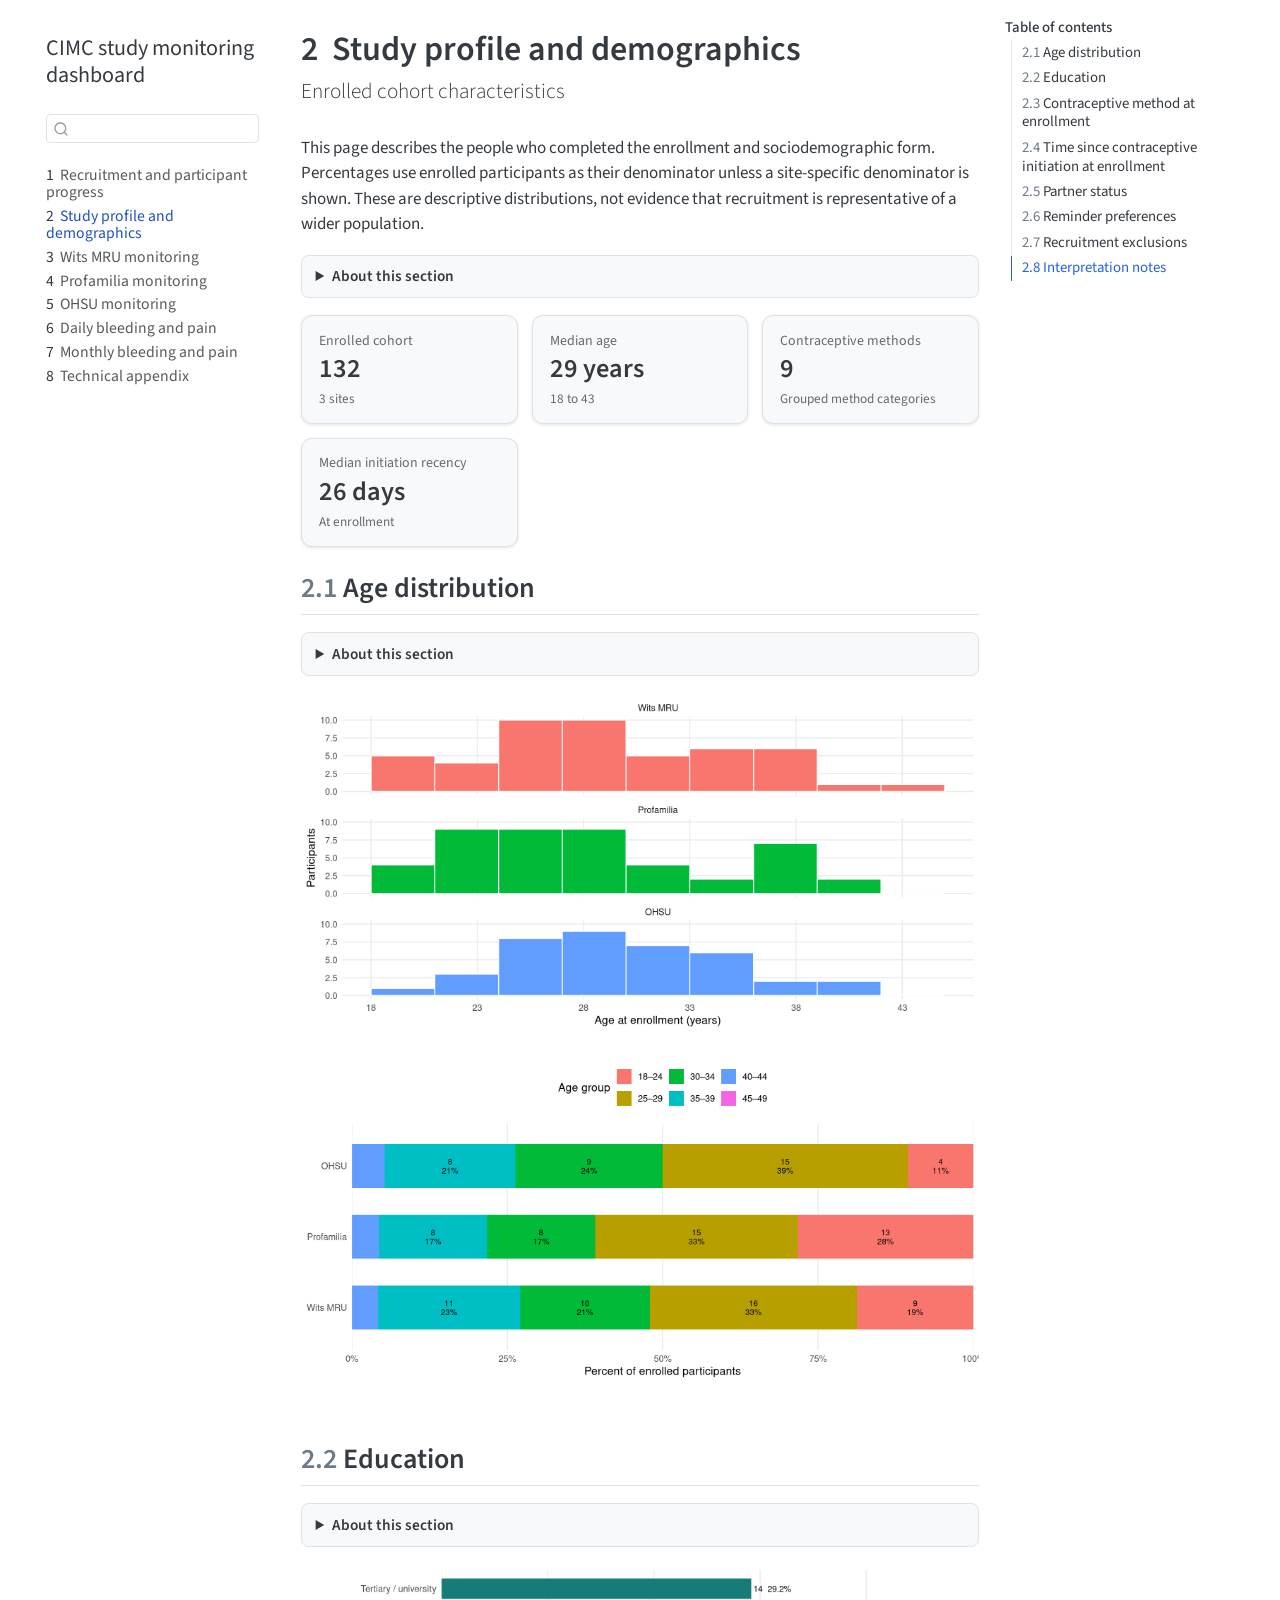
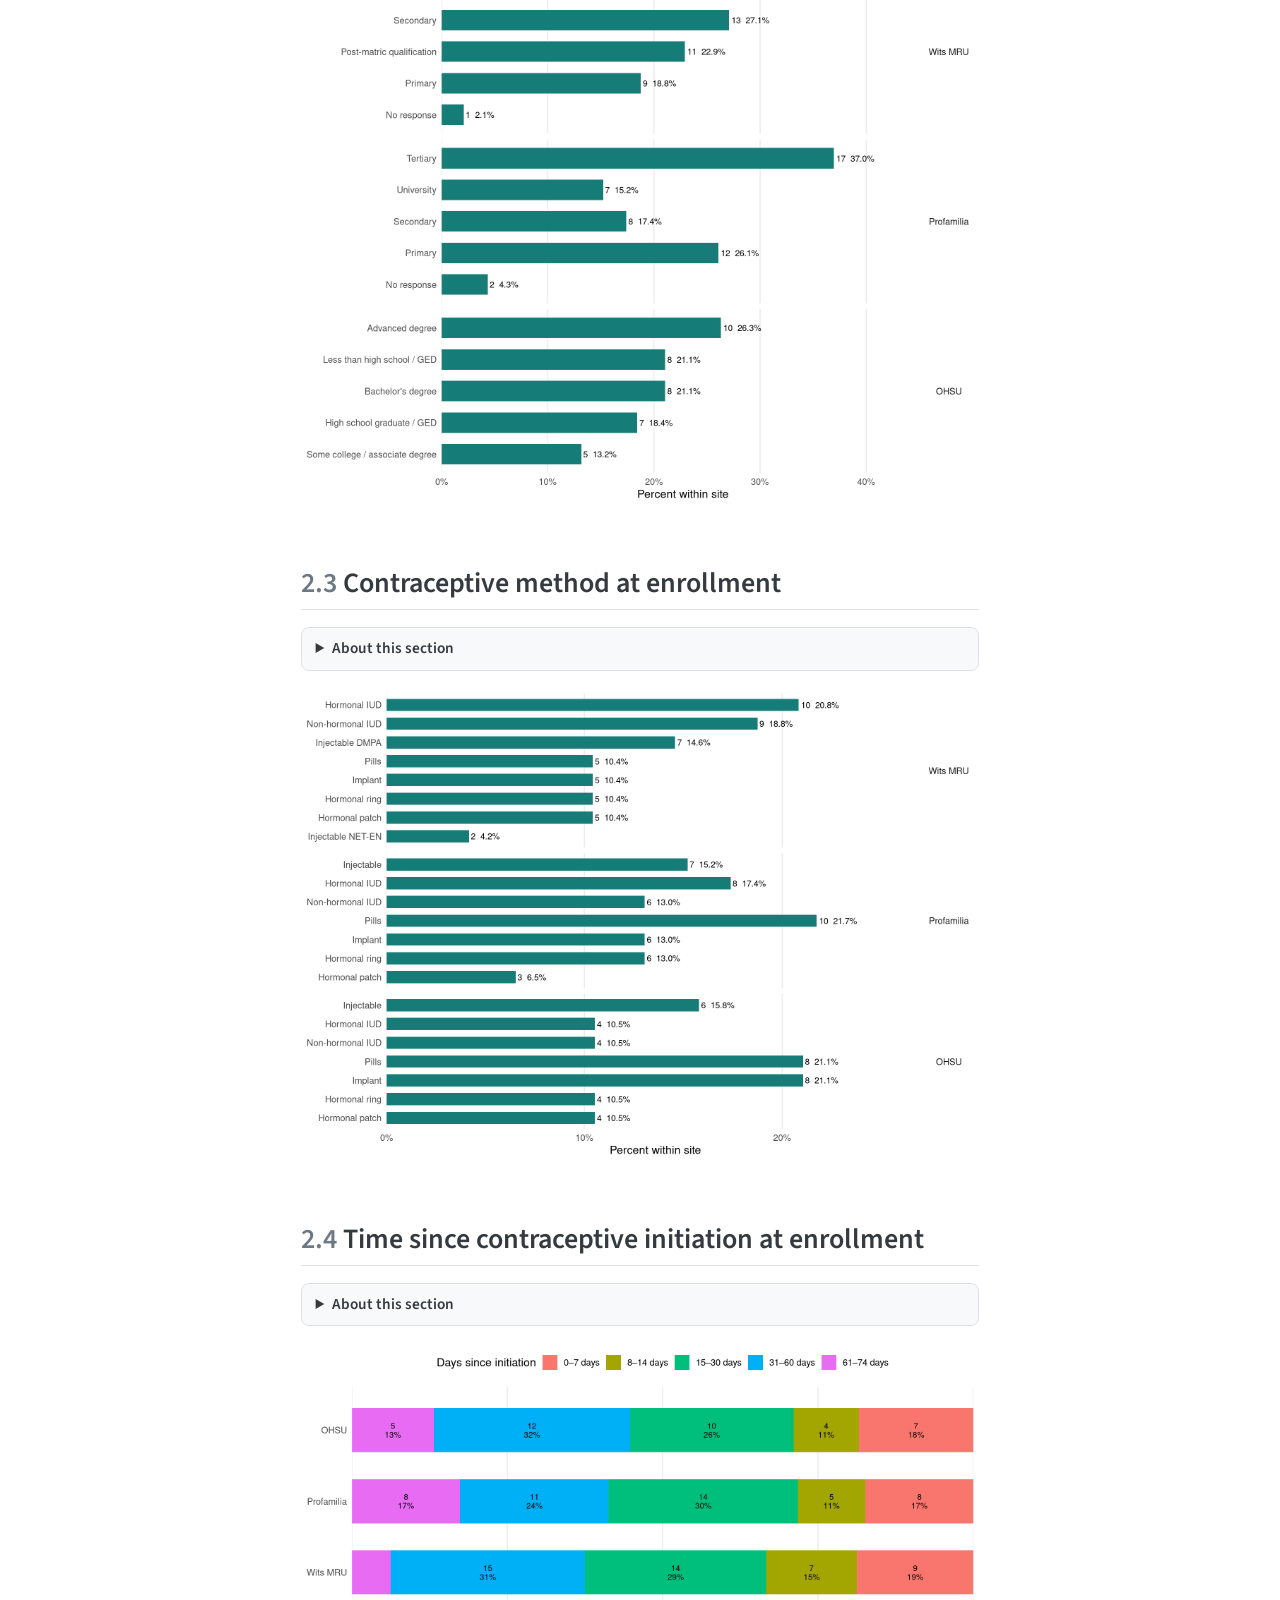
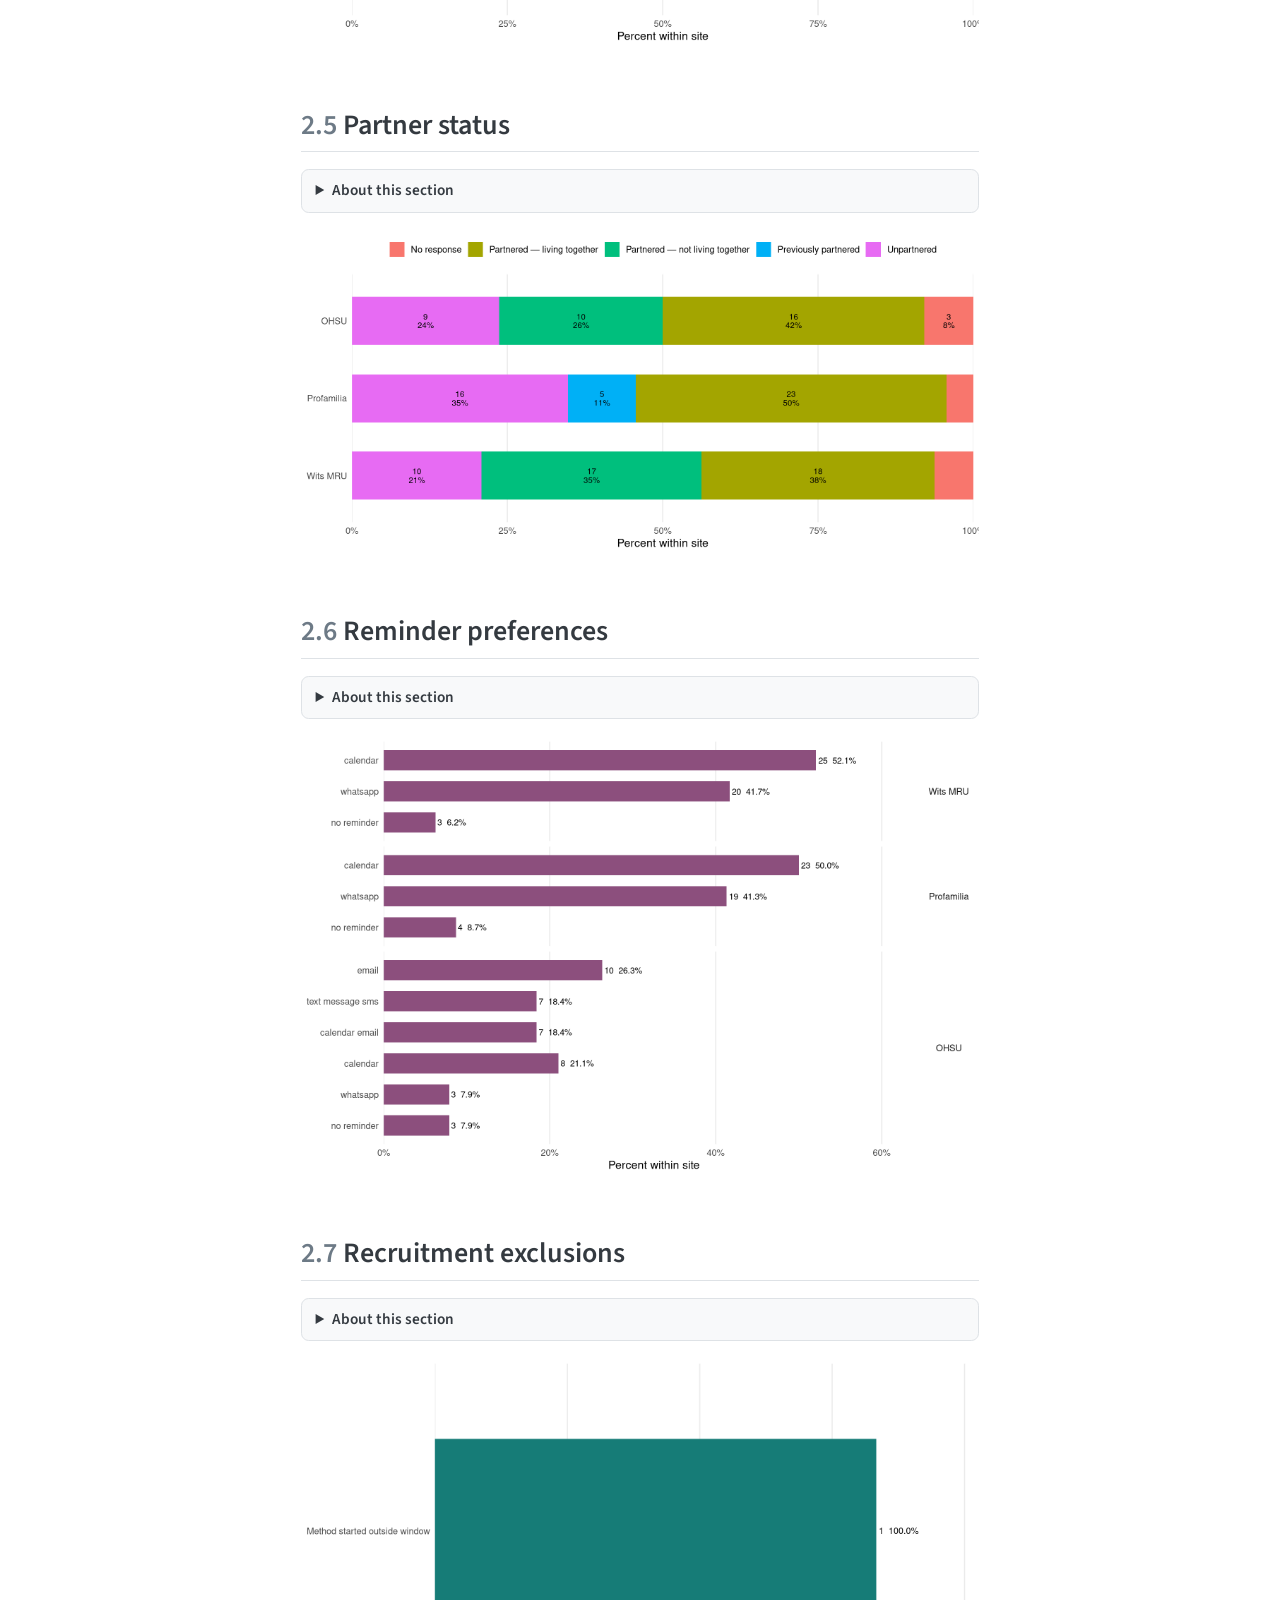
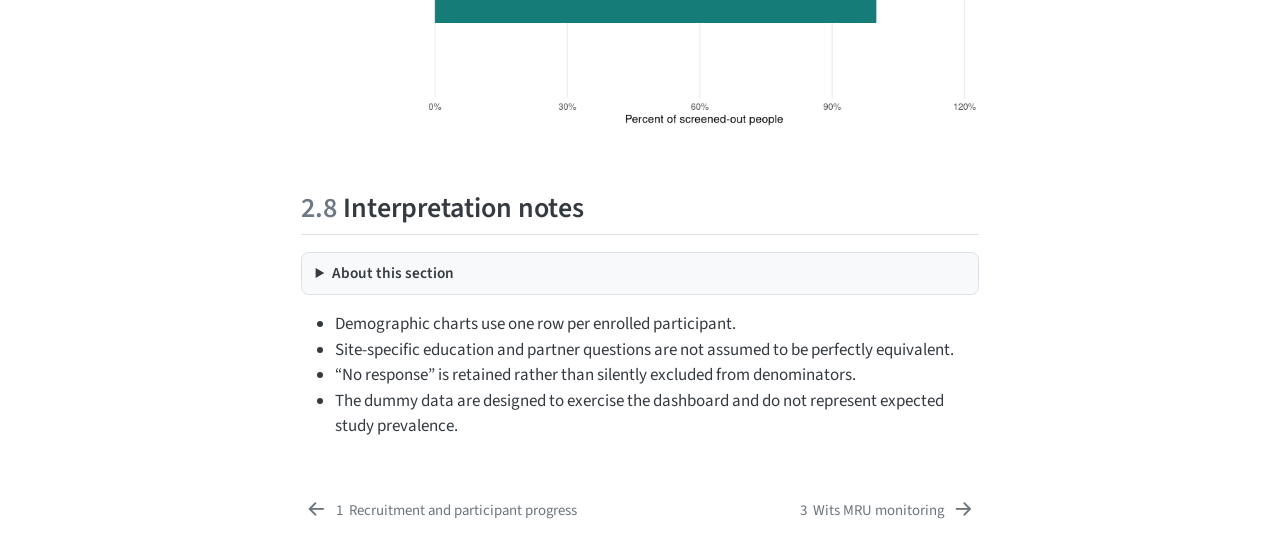
<file: docs/study_statistics.html>
<!DOCTYPE html>
<html xmlns="http://www.w3.org/1999/xhtml" lang="en" xml:lang="en"><head>

<meta charset="utf-8">
<meta name="generator" content="quarto-1.6.40">

<meta name="viewport" content="width=device-width, initial-scale=1.0, user-scalable=yes">


<title>2&nbsp; Study profile and demographics – CIMC study monitoring dashboard</title>
<style>
code{white-space: pre-wrap;}
span.smallcaps{font-variant: small-caps;}
div.columns{display: flex; gap: min(4vw, 1.5em);}
div.column{flex: auto; overflow-x: auto;}
div.hanging-indent{margin-left: 1.5em; text-indent: -1.5em;}
ul.task-list{list-style: none;}
ul.task-list li input[type="checkbox"] {
  width: 0.8em;
  margin: 0 0.8em 0.2em -1em; /* quarto-specific, see https://github.com/quarto-dev/quarto-cli/issues/4556 */ 
  vertical-align: middle;
}
</style>


<script src="site_libs/quarto-nav/quarto-nav.js"></script>
<script src="site_libs/quarto-nav/headroom.min.js"></script>
<script src="site_libs/clipboard/clipboard.min.js"></script>
<script src="site_libs/quarto-search/autocomplete.umd.js"></script>
<script src="site_libs/quarto-search/fuse.min.js"></script>
<script src="site_libs/quarto-search/quarto-search.js"></script>
<meta name="quarto:offset" content="./">
<link href="./site_wmru.html" rel="next">
<link href="./index.html" rel="prev">
<script src="site_libs/quarto-html/quarto.js"></script>
<script src="site_libs/quarto-html/popper.min.js"></script>
<script src="site_libs/quarto-html/tippy.umd.min.js"></script>
<script src="site_libs/quarto-html/anchor.min.js"></script>
<link href="site_libs/quarto-html/tippy.css" rel="stylesheet">
<link href="site_libs/quarto-html/quarto-syntax-highlighting-549806ee2085284f45b00abea8c6df48.css" rel="stylesheet" id="quarto-text-highlighting-styles">
<script src="site_libs/bootstrap/bootstrap.min.js"></script>
<link href="site_libs/bootstrap/bootstrap-icons.css" rel="stylesheet">
<link href="site_libs/bootstrap/bootstrap-28710c93d7c50e973d952efcffab10bb.min.css" rel="stylesheet" append-hash="true" id="quarto-bootstrap" data-mode="light">
<script id="quarto-search-options" type="application/json">{
  "location": "sidebar",
  "copy-button": false,
  "collapse-after": 3,
  "panel-placement": "start",
  "type": "textbox",
  "limit": 50,
  "keyboard-shortcut": [
    "f",
    "/",
    "s"
  ],
  "show-item-context": false,
  "language": {
    "search-no-results-text": "No results",
    "search-matching-documents-text": "matching documents",
    "search-copy-link-title": "Copy link to search",
    "search-hide-matches-text": "Hide additional matches",
    "search-more-match-text": "more match in this document",
    "search-more-matches-text": "more matches in this document",
    "search-clear-button-title": "Clear",
    "search-text-placeholder": "",
    "search-detached-cancel-button-title": "Cancel",
    "search-submit-button-title": "Submit",
    "search-label": "Search"
  }
}</script>


<link rel="stylesheet" href="monitoring.css">
</head>

<body class="nav-sidebar floating">

<div id="quarto-search-results"></div>
  <header id="quarto-header" class="headroom fixed-top">
  <nav class="quarto-secondary-nav">
    <div class="container-fluid d-flex">
      <button type="button" class="quarto-btn-toggle btn" data-bs-toggle="collapse" role="button" data-bs-target=".quarto-sidebar-collapse-item" aria-controls="quarto-sidebar" aria-expanded="false" aria-label="Toggle sidebar navigation" onclick="if (window.quartoToggleHeadroom) { window.quartoToggleHeadroom(); }">
        <i class="bi bi-layout-text-sidebar-reverse"></i>
      </button>
        <nav class="quarto-page-breadcrumbs" aria-label="breadcrumb"><ol class="breadcrumb"><li class="breadcrumb-item"><a href="./study_statistics.html"><span class="chapter-number">2</span>&nbsp; <span class="chapter-title">Study profile and demographics</span></a></li></ol></nav>
        <a class="flex-grow-1" role="navigation" data-bs-toggle="collapse" data-bs-target=".quarto-sidebar-collapse-item" aria-controls="quarto-sidebar" aria-expanded="false" aria-label="Toggle sidebar navigation" onclick="if (window.quartoToggleHeadroom) { window.quartoToggleHeadroom(); }">      
        </a>
      <button type="button" class="btn quarto-search-button" aria-label="Search" onclick="window.quartoOpenSearch();">
        <i class="bi bi-search"></i>
      </button>
    </div>
  </nav>
</header>
<!-- content -->
<div id="quarto-content" class="quarto-container page-columns page-rows-contents page-layout-article">
<!-- sidebar -->
  <nav id="quarto-sidebar" class="sidebar collapse collapse-horizontal quarto-sidebar-collapse-item sidebar-navigation floating overflow-auto">
    <div class="pt-lg-2 mt-2 text-left sidebar-header">
    <div class="sidebar-title mb-0 py-0">
      <a href="./">CIMC study monitoring dashboard</a> 
    </div>
      </div>
        <div class="mt-2 flex-shrink-0 align-items-center">
        <div class="sidebar-search">
        <div id="quarto-search" class="" title="Search"></div>
        </div>
        </div>
    <div class="sidebar-menu-container"> 
    <ul class="list-unstyled mt-1">
        <li class="sidebar-item">
  <div class="sidebar-item-container"> 
  <a href="./index.html" class="sidebar-item-text sidebar-link">
 <span class="menu-text"><span class="chapter-number">1</span>&nbsp; <span class="chapter-title">Recruitment and participant progress</span></span></a>
  </div>
</li>
        <li class="sidebar-item">
  <div class="sidebar-item-container"> 
  <a href="./study_statistics.html" class="sidebar-item-text sidebar-link active">
 <span class="menu-text"><span class="chapter-number">2</span>&nbsp; <span class="chapter-title">Study profile and demographics</span></span></a>
  </div>
</li>
        <li class="sidebar-item">
  <div class="sidebar-item-container"> 
  <a href="./site_wmru.html" class="sidebar-item-text sidebar-link">
 <span class="menu-text"><span class="chapter-number">3</span>&nbsp; <span class="chapter-title">Wits MRU monitoring</span></span></a>
  </div>
</li>
        <li class="sidebar-item">
  <div class="sidebar-item-container"> 
  <a href="./site_profamilia.html" class="sidebar-item-text sidebar-link">
 <span class="menu-text"><span class="chapter-number">4</span>&nbsp; <span class="chapter-title">Profamilia monitoring</span></span></a>
  </div>
</li>
        <li class="sidebar-item">
  <div class="sidebar-item-container"> 
  <a href="./site_ohsu.html" class="sidebar-item-text sidebar-link">
 <span class="menu-text"><span class="chapter-number">5</span>&nbsp; <span class="chapter-title">OHSU monitoring</span></span></a>
  </div>
</li>
        <li class="sidebar-item">
  <div class="sidebar-item-container"> 
  <a href="./menstrual_epro_daily_monthly_analysis.html" class="sidebar-item-text sidebar-link">
 <span class="menu-text"><span class="chapter-number">6</span>&nbsp; <span class="chapter-title">Daily bleeding and pain</span></span></a>
  </div>
</li>
        <li class="sidebar-item">
  <div class="sidebar-item-container"> 
  <a href="./monthly_epro_analysis.html" class="sidebar-item-text sidebar-link">
 <span class="menu-text"><span class="chapter-number">7</span>&nbsp; <span class="chapter-title">Monthly bleeding and pain</span></span></a>
  </div>
</li>
        <li class="sidebar-item">
  <div class="sidebar-item-container"> 
  <a href="./technical_appendix.html" class="sidebar-item-text sidebar-link">
 <span class="menu-text"><span class="chapter-number">8</span>&nbsp; <span class="chapter-title">Technical appendix</span></span></a>
  </div>
</li>
    </ul>
    </div>
</nav>
<div id="quarto-sidebar-glass" class="quarto-sidebar-collapse-item" data-bs-toggle="collapse" data-bs-target=".quarto-sidebar-collapse-item"></div>
<!-- margin-sidebar -->
    <div id="quarto-margin-sidebar" class="sidebar margin-sidebar">
        <nav id="TOC" role="doc-toc" class="toc-active">
    <h2 id="toc-title">Table of contents</h2>
   
  <ul>
  <li><a href="#age-distribution" id="toc-age-distribution" class="nav-link active" data-scroll-target="#age-distribution"><span class="header-section-number">2.1</span> Age distribution</a></li>
  <li><a href="#education" id="toc-education" class="nav-link" data-scroll-target="#education"><span class="header-section-number">2.2</span> Education</a></li>
  <li><a href="#contraceptive-method-at-enrollment" id="toc-contraceptive-method-at-enrollment" class="nav-link" data-scroll-target="#contraceptive-method-at-enrollment"><span class="header-section-number">2.3</span> Contraceptive method at enrollment</a></li>
  <li><a href="#time-since-contraceptive-initiation-at-enrollment" id="toc-time-since-contraceptive-initiation-at-enrollment" class="nav-link" data-scroll-target="#time-since-contraceptive-initiation-at-enrollment"><span class="header-section-number">2.4</span> Time since contraceptive initiation at enrollment</a></li>
  <li><a href="#partner-status" id="toc-partner-status" class="nav-link" data-scroll-target="#partner-status"><span class="header-section-number">2.5</span> Partner status</a></li>
  <li><a href="#reminder-preferences" id="toc-reminder-preferences" class="nav-link" data-scroll-target="#reminder-preferences"><span class="header-section-number">2.6</span> Reminder preferences</a></li>
  <li><a href="#recruitment-exclusions" id="toc-recruitment-exclusions" class="nav-link" data-scroll-target="#recruitment-exclusions"><span class="header-section-number">2.7</span> Recruitment exclusions</a></li>
  <li><a href="#interpretation-notes" id="toc-interpretation-notes" class="nav-link" data-scroll-target="#interpretation-notes"><span class="header-section-number">2.8</span> Interpretation notes</a></li>
  </ul>
</nav>
    </div>
<!-- main -->
<main class="content" id="quarto-document-content">

<header id="title-block-header" class="quarto-title-block default">
<div class="quarto-title">
<h1 class="title"><span class="chapter-number">2</span>&nbsp; <span class="chapter-title">Study profile and demographics</span></h1>
<p class="subtitle lead">Enrolled cohort characteristics</p>
</div>



<div class="quarto-title-meta">

    
  
    
  </div>
  


</header>


<p>This page describes the people who completed the enrollment and sociodemographic form. Percentages use enrolled participants as their denominator unless a site-specific denominator is shown. These are descriptive distributions, not evidence that recruitment is representative of a wider population.</p>
<p><strong>What.</strong> This page describes who has enrolled, including age, education, contraceptive method, relationship status and reminder preferences.</p>
<p><strong>How.</strong> Each enrolled participant contributes one record. Site panels retain site-specific wording where the forms are not directly equivalent, while a small number of clearly defined variables are harmonised for comparison.</p>
<p><strong>Why.</strong> The distributions help the team understand the cohort being followed, identify site imbalances, and judge how cautiously pooled study-level summaries should be interpreted.</p>
<div class="monitor-kpis">
  <div class="monitor-kpi">
    <div class="monitor-kpi-label">Enrolled cohort</div>
    <div class="monitor-kpi-value">132</div>
    <div class="monitor-kpi-note">3 sites</div>
  </div>
  <div class="monitor-kpi">
    <div class="monitor-kpi-label">Median age</div>
    <div class="monitor-kpi-value">29 years</div>
    <div class="monitor-kpi-note">18 to 43</div>
  </div>
  <div class="monitor-kpi">
    <div class="monitor-kpi-label">Contraceptive methods</div>
    <div class="monitor-kpi-value">9</div>
    <div class="monitor-kpi-note">Grouped method categories</div>
  </div>
  <div class="monitor-kpi">
    <div class="monitor-kpi-label">Median initiation recency</div>
    <div class="monitor-kpi-value">26 days</div>
    <div class="monitor-kpi-note">At enrollment</div>
  </div>
</div>
<section id="age-distribution" class="level2" data-number="2.1">
<h2 data-number="2.1" class="anchored" data-anchor-id="age-distribution"><span class="header-section-number">2.1</span> Age distribution</h2>
<p><strong>What it shows.</strong> The first chart preserves exact age; the second groups ages to compare site composition.</p>
<p><strong>How it is calculated.</strong> Age-group boundaries and labels come from <code>dashboard.yml</code>, and every enrolled participant remains in the denominator.</p>
<p><strong>Why it helps.</strong> It shows both the detailed age distribution and whether sites are enrolling meaningfully different age profiles.</p>
<div class="cell">
<div class="cell-output-display">
<div>
<figure class="figure">
<p><img src="study_statistics_files/figure-html/exact-age-distribution-1.png" class="img-fluid figure-img" width="960"></p>
</figure>
</div>
</div>
</div>
<div class="cell">
<div class="cell-output-display">
<div>
<figure class="figure">
<p><img src="study_statistics_files/figure-html/age-group-composition-1.png" class="img-fluid figure-img" width="960"></p>
</figure>
</div>
</div>
</div>
</section>
<section id="education" class="level2" data-number="2.2">
<h2 data-number="2.2" class="anchored" data-anchor-id="education"><span class="header-section-number">2.2</span> Education</h2>
<p><strong>What it shows.</strong> Education responses within each site.</p>
<p><strong>How it is calculated.</strong> Categories are retained exactly because the three site versions differ, and percentages use enrolled participants at that site.</p>
<p><strong>Why it helps.</strong> It describes the cohort without forcing unlike qualifications into a potentially misleading common hierarchy.</p>
<div class="cell">
<div class="cell-output-display">
<div>
<figure class="figure">
<p><img src="study_statistics_files/figure-html/education-distribution-1.png" class="img-fluid figure-img" width="960"></p>
</figure>
</div>
</div>
</div>
</section>
<section id="contraceptive-method-at-enrollment" class="level2" data-number="2.3">
<h2 data-number="2.3" class="anchored" data-anchor-id="contraceptive-method-at-enrollment"><span class="header-section-number">2.3</span> Contraceptive method at enrollment</h2>
<p><strong>What it shows.</strong> The contraceptive methods represented within each study site.</p>
<p><strong>How it is calculated.</strong> Each participant is counted once using the method recorded at enrollment.</p>
<p><strong>Why it helps.</strong> Method mix may influence bleeding and pain patterns, so large site differences matter when interpreting pooled outcomes.</p>
<div class="cell">
<div class="cell-output-display">
<div>
<figure class="figure">
<p><img src="study_statistics_files/figure-html/method-distribution-1.png" class="img-fluid figure-img" width="960"></p>
</figure>
</div>
</div>
</div>
</section>
<section id="time-since-contraceptive-initiation-at-enrollment" class="level2" data-number="2.4">
<h2 data-number="2.4" class="anchored" data-anchor-id="time-since-contraceptive-initiation-at-enrollment"><span class="header-section-number">2.4</span> Time since contraceptive initiation at enrollment</h2>
<p><strong>What it shows.</strong> How recently the contraceptive was initiated when each participant enrolled.</p>
<p><strong>How it is calculated.</strong> The recorded start date is subtracted from enrollment date and grouped using configured time bands.</p>
<p><strong>Why it helps.</strong> Follow-up experiences may differ by time since initiation, and the chart also exposes records outside the configured 74-day eligibility window.</p>
<div class="cell">
<div class="cell-output-display">
<div>
<figure class="figure">
<p><img src="study_statistics_files/figure-html/initiation-recency-1.png" class="img-fluid figure-img" width="960"></p>
</figure>
</div>
</div>
</div>
</section>
<section id="partner-status" class="level2" data-number="2.5">
<h2 data-number="2.5" class="anchored" data-anchor-id="partner-status"><span class="header-section-number">2.5</span> Partner status</h2>
<p>The forms use different site-specific wording. For monitoring only, responses are harmonised into broad living-arrangement categories; the original response fields remain available in the source CSV.</p>
<div class="cell">
<div class="cell-output-display">
<div>
<figure class="figure">
<p><img src="study_statistics_files/figure-html/partner-status-1.png" class="img-fluid figure-img" width="960"></p>
</figure>
</div>
</div>
</div>
</section>
<section id="reminder-preferences" class="level2" data-number="2.6">
<h2 data-number="2.6" class="anchored" data-anchor-id="reminder-preferences"><span class="header-section-number">2.6</span> Reminder preferences</h2>
<p>Because daily reminders permit multiple selections, combinations are shown as reported rather than split into percentages that would exceed 100%.</p>
<div class="cell">
<div class="cell-output-display">
<div>
<figure class="figure">
<p><img src="study_statistics_files/figure-html/reminder-preferences-1.png" class="img-fluid figure-img" width="960"></p>
</figure>
</div>
</div>
</div>
</section>
<section id="recruitment-exclusions" class="level2" data-number="2.7">
<h2 data-number="2.7" class="anchored" data-anchor-id="recruitment-exclusions"><span class="header-section-number">2.7</span> Recruitment exclusions</h2>
<p>This final distribution is based on screened people who were not eligible. Reasons are mutually exclusive in the dummy data so totals can be interpreted directly; a production export may require a prespecified hierarchy when several criteria fail.</p>
<div class="cell">
<div class="cell-output-display">
<div>
<figure class="figure">
<p><img src="study_statistics_files/figure-html/recruitment-exclusions-1.png" class="img-fluid figure-img" width="960"></p>
</figure>
</div>
</div>
</div>
</section>
<section id="interpretation-notes" class="level2" data-number="2.8">
<h2 data-number="2.8" class="anchored" data-anchor-id="interpretation-notes"><span class="header-section-number">2.8</span> Interpretation notes</h2>
<ul>
<li>Demographic charts use one row per enrolled participant.</li>
<li>Site-specific education and partner questions are not assumed to be perfectly equivalent.</li>
<li>“No response” is retained rather than silently excluded from denominators.</li>
<li>The dummy data are designed to exercise the dashboard and do not represent expected study prevalence.</li>
</ul>


</section>

</main> <!-- /main -->
<script>
document.addEventListener("DOMContentLoaded", () => {
  const startsExplanation = (element) => {
    if (!element || element.tagName !== "P") return false;
    const lead = element.querySelector(":scope > strong:first-child");
    return lead && /^(What|How|Why)(\s|\.|$)/i.test(lead.textContent.trim());
  };

  document.querySelectorAll("main.content").forEach((main) => {
    const paragraphs = Array.from(main.querySelectorAll("p"));
    paragraphs.forEach((first) => {
      if (
        !first.isConnected ||
        first.closest(".dashboard-explainer") ||
        !startsExplanation(first)
      ) return;

      const group = [first];
      let next = first.nextElementSibling;
      while (startsExplanation(next)) {
        group.push(next);
        next = next.nextElementSibling;
      }

      const details = document.createElement("details");
      details.className = "dashboard-explainer";
      const summary = document.createElement("summary");
      summary.textContent = "About this section";
      details.appendChild(summary);
      first.before(details);
      group.forEach((paragraph) => details.appendChild(paragraph));
    });

    // Give every rendered content section the same optional explanation panel.
    // Existing What/How/Why text is retained; chart-only sections receive a
    // short fallback so the dashboard remains visually concise and consistent.
    main.querySelectorAll("section.level2, section.level3, section.level4").forEach((section) => {
      const directChildren = Array.from(section.children);
      if (directChildren.some((child) => child.matches("details.dashboard-explainer"))) return;

      const heading = directChildren.find((child) => /^H[2-4]$/.test(child.tagName));
      if (!heading) return;

      const details = document.createElement("details");
      details.className = "dashboard-explainer";
      const summary = document.createElement("summary");
      summary.textContent = "About this section";
      details.appendChild(summary);

      let next = heading.nextElementSibling;
      const openingParagraphs = [];
      while (next && next.tagName === "P" && !next.closest("details")) {
        openingParagraphs.push(next);
        next = next.nextElementSibling;
      }

      if (openingParagraphs.length > 0) {
        openingParagraphs.forEach((paragraph) => details.appendChild(paragraph));
      } else {
        const description = document.createElement("p");
        const title = heading.textContent.trim().replace(/\s+/g, " ");
        description.textContent = `This section summarises ${title.toLowerCase()} using the currently available study data and configured monitoring rules.`;
        details.appendChild(description);
      }

      heading.insertAdjacentElement("afterend", details);
    });
  });
});
</script>
<script id="quarto-html-after-body" type="application/javascript">
window.document.addEventListener("DOMContentLoaded", function (event) {
  const toggleBodyColorMode = (bsSheetEl) => {
    const mode = bsSheetEl.getAttribute("data-mode");
    const bodyEl = window.document.querySelector("body");
    if (mode === "dark") {
      bodyEl.classList.add("quarto-dark");
      bodyEl.classList.remove("quarto-light");
    } else {
      bodyEl.classList.add("quarto-light");
      bodyEl.classList.remove("quarto-dark");
    }
  }
  const toggleBodyColorPrimary = () => {
    const bsSheetEl = window.document.querySelector("link#quarto-bootstrap");
    if (bsSheetEl) {
      toggleBodyColorMode(bsSheetEl);
    }
  }
  toggleBodyColorPrimary();  
  const icon = "";
  const anchorJS = new window.AnchorJS();
  anchorJS.options = {
    placement: 'right',
    icon: icon
  };
  anchorJS.add('.anchored');
  const isCodeAnnotation = (el) => {
    for (const clz of el.classList) {
      if (clz.startsWith('code-annotation-')) {                     
        return true;
      }
    }
    return false;
  }
  const onCopySuccess = function(e) {
    // button target
    const button = e.trigger;
    // don't keep focus
    button.blur();
    // flash "checked"
    button.classList.add('code-copy-button-checked');
    var currentTitle = button.getAttribute("title");
    button.setAttribute("title", "Copied!");
    let tooltip;
    if (window.bootstrap) {
      button.setAttribute("data-bs-toggle", "tooltip");
      button.setAttribute("data-bs-placement", "left");
      button.setAttribute("data-bs-title", "Copied!");
      tooltip = new bootstrap.Tooltip(button, 
        { trigger: "manual", 
          customClass: "code-copy-button-tooltip",
          offset: [0, -8]});
      tooltip.show();    
    }
    setTimeout(function() {
      if (tooltip) {
        tooltip.hide();
        button.removeAttribute("data-bs-title");
        button.removeAttribute("data-bs-toggle");
        button.removeAttribute("data-bs-placement");
      }
      button.setAttribute("title", currentTitle);
      button.classList.remove('code-copy-button-checked');
    }, 1000);
    // clear code selection
    e.clearSelection();
  }
  const getTextToCopy = function(trigger) {
      const codeEl = trigger.previousElementSibling.cloneNode(true);
      for (const childEl of codeEl.children) {
        if (isCodeAnnotation(childEl)) {
          childEl.remove();
        }
      }
      return codeEl.innerText;
  }
  const clipboard = new window.ClipboardJS('.code-copy-button:not([data-in-quarto-modal])', {
    text: getTextToCopy
  });
  clipboard.on('success', onCopySuccess);
  if (window.document.getElementById('quarto-embedded-source-code-modal')) {
    const clipboardModal = new window.ClipboardJS('.code-copy-button[data-in-quarto-modal]', {
      text: getTextToCopy,
      container: window.document.getElementById('quarto-embedded-source-code-modal')
    });
    clipboardModal.on('success', onCopySuccess);
  }
    var localhostRegex = new RegExp(/^(?:http|https):\/\/localhost\:?[0-9]*\//);
    var mailtoRegex = new RegExp(/^mailto:/);
      var filterRegex = new RegExp('/' + window.location.host + '/');
    var isInternal = (href) => {
        return filterRegex.test(href) || localhostRegex.test(href) || mailtoRegex.test(href);
    }
    // Inspect non-navigation links and adorn them if external
 	var links = window.document.querySelectorAll('a[href]:not(.nav-link):not(.navbar-brand):not(.toc-action):not(.sidebar-link):not(.sidebar-item-toggle):not(.pagination-link):not(.no-external):not([aria-hidden]):not(.dropdown-item):not(.quarto-navigation-tool):not(.about-link)');
    for (var i=0; i<links.length; i++) {
      const link = links[i];
      if (!isInternal(link.href)) {
        // undo the damage that might have been done by quarto-nav.js in the case of
        // links that we want to consider external
        if (link.dataset.originalHref !== undefined) {
          link.href = link.dataset.originalHref;
        }
      }
    }
  function tippyHover(el, contentFn, onTriggerFn, onUntriggerFn) {
    const config = {
      allowHTML: true,
      maxWidth: 500,
      delay: 100,
      arrow: false,
      appendTo: function(el) {
          return el.parentElement;
      },
      interactive: true,
      interactiveBorder: 10,
      theme: 'quarto',
      placement: 'bottom-start',
    };
    if (contentFn) {
      config.content = contentFn;
    }
    if (onTriggerFn) {
      config.onTrigger = onTriggerFn;
    }
    if (onUntriggerFn) {
      config.onUntrigger = onUntriggerFn;
    }
    window.tippy(el, config); 
  }
  const noterefs = window.document.querySelectorAll('a[role="doc-noteref"]');
  for (var i=0; i<noterefs.length; i++) {
    const ref = noterefs[i];
    tippyHover(ref, function() {
      // use id or data attribute instead here
      let href = ref.getAttribute('data-footnote-href') || ref.getAttribute('href');
      try { href = new URL(href).hash; } catch {}
      const id = href.replace(/^#\/?/, "");
      const note = window.document.getElementById(id);
      if (note) {
        return note.innerHTML;
      } else {
        return "";
      }
    });
  }
  const xrefs = window.document.querySelectorAll('a.quarto-xref');
  const processXRef = (id, note) => {
    // Strip column container classes
    const stripColumnClz = (el) => {
      el.classList.remove("page-full", "page-columns");
      if (el.children) {
        for (const child of el.children) {
          stripColumnClz(child);
        }
      }
    }
    stripColumnClz(note)
    if (id === null || id.startsWith('sec-')) {
      // Special case sections, only their first couple elements
      const container = document.createElement("div");
      if (note.children && note.children.length > 2) {
        container.appendChild(note.children[0].cloneNode(true));
        for (let i = 1; i < note.children.length; i++) {
          const child = note.children[i];
          if (child.tagName === "P" && child.innerText === "") {
            continue;
          } else {
            container.appendChild(child.cloneNode(true));
            break;
          }
        }
        if (window.Quarto?.typesetMath) {
          window.Quarto.typesetMath(container);
        }
        return container.innerHTML
      } else {
        if (window.Quarto?.typesetMath) {
          window.Quarto.typesetMath(note);
        }
        return note.innerHTML;
      }
    } else {
      // Remove any anchor links if they are present
      const anchorLink = note.querySelector('a.anchorjs-link');
      if (anchorLink) {
        anchorLink.remove();
      }
      if (window.Quarto?.typesetMath) {
        window.Quarto.typesetMath(note);
      }
      if (note.classList.contains("callout")) {
        return note.outerHTML;
      } else {
        return note.innerHTML;
      }
    }
  }
  for (var i=0; i<xrefs.length; i++) {
    const xref = xrefs[i];
    tippyHover(xref, undefined, function(instance) {
      instance.disable();
      let url = xref.getAttribute('href');
      let hash = undefined; 
      if (url.startsWith('#')) {
        hash = url;
      } else {
        try { hash = new URL(url).hash; } catch {}
      }
      if (hash) {
        const id = hash.replace(/^#\/?/, "");
        const note = window.document.getElementById(id);
        if (note !== null) {
          try {
            const html = processXRef(id, note.cloneNode(true));
            instance.setContent(html);
          } finally {
            instance.enable();
            instance.show();
          }
        } else {
          // See if we can fetch this
          fetch(url.split('#')[0])
          .then(res => res.text())
          .then(html => {
            const parser = new DOMParser();
            const htmlDoc = parser.parseFromString(html, "text/html");
            const note = htmlDoc.getElementById(id);
            if (note !== null) {
              const html = processXRef(id, note);
              instance.setContent(html);
            } 
          }).finally(() => {
            instance.enable();
            instance.show();
          });
        }
      } else {
        // See if we can fetch a full url (with no hash to target)
        // This is a special case and we should probably do some content thinning / targeting
        fetch(url)
        .then(res => res.text())
        .then(html => {
          const parser = new DOMParser();
          const htmlDoc = parser.parseFromString(html, "text/html");
          const note = htmlDoc.querySelector('main.content');
          if (note !== null) {
            // This should only happen for chapter cross references
            // (since there is no id in the URL)
            // remove the first header
            if (note.children.length > 0 && note.children[0].tagName === "HEADER") {
              note.children[0].remove();
            }
            const html = processXRef(null, note);
            instance.setContent(html);
          } 
        }).finally(() => {
          instance.enable();
          instance.show();
        });
      }
    }, function(instance) {
    });
  }
      let selectedAnnoteEl;
      const selectorForAnnotation = ( cell, annotation) => {
        let cellAttr = 'data-code-cell="' + cell + '"';
        let lineAttr = 'data-code-annotation="' +  annotation + '"';
        const selector = 'span[' + cellAttr + '][' + lineAttr + ']';
        return selector;
      }
      const selectCodeLines = (annoteEl) => {
        const doc = window.document;
        const targetCell = annoteEl.getAttribute("data-target-cell");
        const targetAnnotation = annoteEl.getAttribute("data-target-annotation");
        const annoteSpan = window.document.querySelector(selectorForAnnotation(targetCell, targetAnnotation));
        const lines = annoteSpan.getAttribute("data-code-lines").split(",");
        const lineIds = lines.map((line) => {
          return targetCell + "-" + line;
        })
        let top = null;
        let height = null;
        let parent = null;
        if (lineIds.length > 0) {
            //compute the position of the single el (top and bottom and make a div)
            const el = window.document.getElementById(lineIds[0]);
            top = el.offsetTop;
            height = el.offsetHeight;
            parent = el.parentElement.parentElement;
          if (lineIds.length > 1) {
            const lastEl = window.document.getElementById(lineIds[lineIds.length - 1]);
            const bottom = lastEl.offsetTop + lastEl.offsetHeight;
            height = bottom - top;
          }
          if (top !== null && height !== null && parent !== null) {
            // cook up a div (if necessary) and position it 
            let div = window.document.getElementById("code-annotation-line-highlight");
            if (div === null) {
              div = window.document.createElement("div");
              div.setAttribute("id", "code-annotation-line-highlight");
              div.style.position = 'absolute';
              parent.appendChild(div);
            }
            div.style.top = top - 2 + "px";
            div.style.height = height + 4 + "px";
            div.style.left = 0;
            let gutterDiv = window.document.getElementById("code-annotation-line-highlight-gutter");
            if (gutterDiv === null) {
              gutterDiv = window.document.createElement("div");
              gutterDiv.setAttribute("id", "code-annotation-line-highlight-gutter");
              gutterDiv.style.position = 'absolute';
              const codeCell = window.document.getElementById(targetCell);
              const gutter = codeCell.querySelector('.code-annotation-gutter');
              gutter.appendChild(gutterDiv);
            }
            gutterDiv.style.top = top - 2 + "px";
            gutterDiv.style.height = height + 4 + "px";
          }
          selectedAnnoteEl = annoteEl;
        }
      };
      const unselectCodeLines = () => {
        const elementsIds = ["code-annotation-line-highlight", "code-annotation-line-highlight-gutter"];
        elementsIds.forEach((elId) => {
          const div = window.document.getElementById(elId);
          if (div) {
            div.remove();
          }
        });
        selectedAnnoteEl = undefined;
      };
        // Handle positioning of the toggle
    window.addEventListener(
      "resize",
      throttle(() => {
        elRect = undefined;
        if (selectedAnnoteEl) {
          selectCodeLines(selectedAnnoteEl);
        }
      }, 10)
    );
    function throttle(fn, ms) {
    let throttle = false;
    let timer;
      return (...args) => {
        if(!throttle) { // first call gets through
            fn.apply(this, args);
            throttle = true;
        } else { // all the others get throttled
            if(timer) clearTimeout(timer); // cancel #2
            timer = setTimeout(() => {
              fn.apply(this, args);
              timer = throttle = false;
            }, ms);
        }
      };
    }
      // Attach click handler to the DT
      const annoteDls = window.document.querySelectorAll('dt[data-target-cell]');
      for (const annoteDlNode of annoteDls) {
        annoteDlNode.addEventListener('click', (event) => {
          const clickedEl = event.target;
          if (clickedEl !== selectedAnnoteEl) {
            unselectCodeLines();
            const activeEl = window.document.querySelector('dt[data-target-cell].code-annotation-active');
            if (activeEl) {
              activeEl.classList.remove('code-annotation-active');
            }
            selectCodeLines(clickedEl);
            clickedEl.classList.add('code-annotation-active');
          } else {
            // Unselect the line
            unselectCodeLines();
            clickedEl.classList.remove('code-annotation-active');
          }
        });
      }
  const findCites = (el) => {
    const parentEl = el.parentElement;
    if (parentEl) {
      const cites = parentEl.dataset.cites;
      if (cites) {
        return {
          el,
          cites: cites.split(' ')
        };
      } else {
        return findCites(el.parentElement)
      }
    } else {
      return undefined;
    }
  };
  var bibliorefs = window.document.querySelectorAll('a[role="doc-biblioref"]');
  for (var i=0; i<bibliorefs.length; i++) {
    const ref = bibliorefs[i];
    const citeInfo = findCites(ref);
    if (citeInfo) {
      tippyHover(citeInfo.el, function() {
        var popup = window.document.createElement('div');
        citeInfo.cites.forEach(function(cite) {
          var citeDiv = window.document.createElement('div');
          citeDiv.classList.add('hanging-indent');
          citeDiv.classList.add('csl-entry');
          var biblioDiv = window.document.getElementById('ref-' + cite);
          if (biblioDiv) {
            citeDiv.innerHTML = biblioDiv.innerHTML;
          }
          popup.appendChild(citeDiv);
        });
        return popup.innerHTML;
      });
    }
  }
});
</script>
<nav class="page-navigation">
  <div class="nav-page nav-page-previous">
      <a href="./index.html" class="pagination-link" aria-label="Recruitment and participant progress">
        <i class="bi bi-arrow-left-short"></i> <span class="nav-page-text"><span class="chapter-number">1</span>&nbsp; <span class="chapter-title">Recruitment and participant progress</span></span>
      </a>          
  </div>
  <div class="nav-page nav-page-next">
      <a href="./site_wmru.html" class="pagination-link" aria-label="Wits MRU monitoring">
        <span class="nav-page-text"><span class="chapter-number">3</span>&nbsp; <span class="chapter-title">Wits MRU monitoring</span></span> <i class="bi bi-arrow-right-short"></i>
      </a>
  </div>
</nav>
</div> <!-- /content -->




</body></html>
</file>
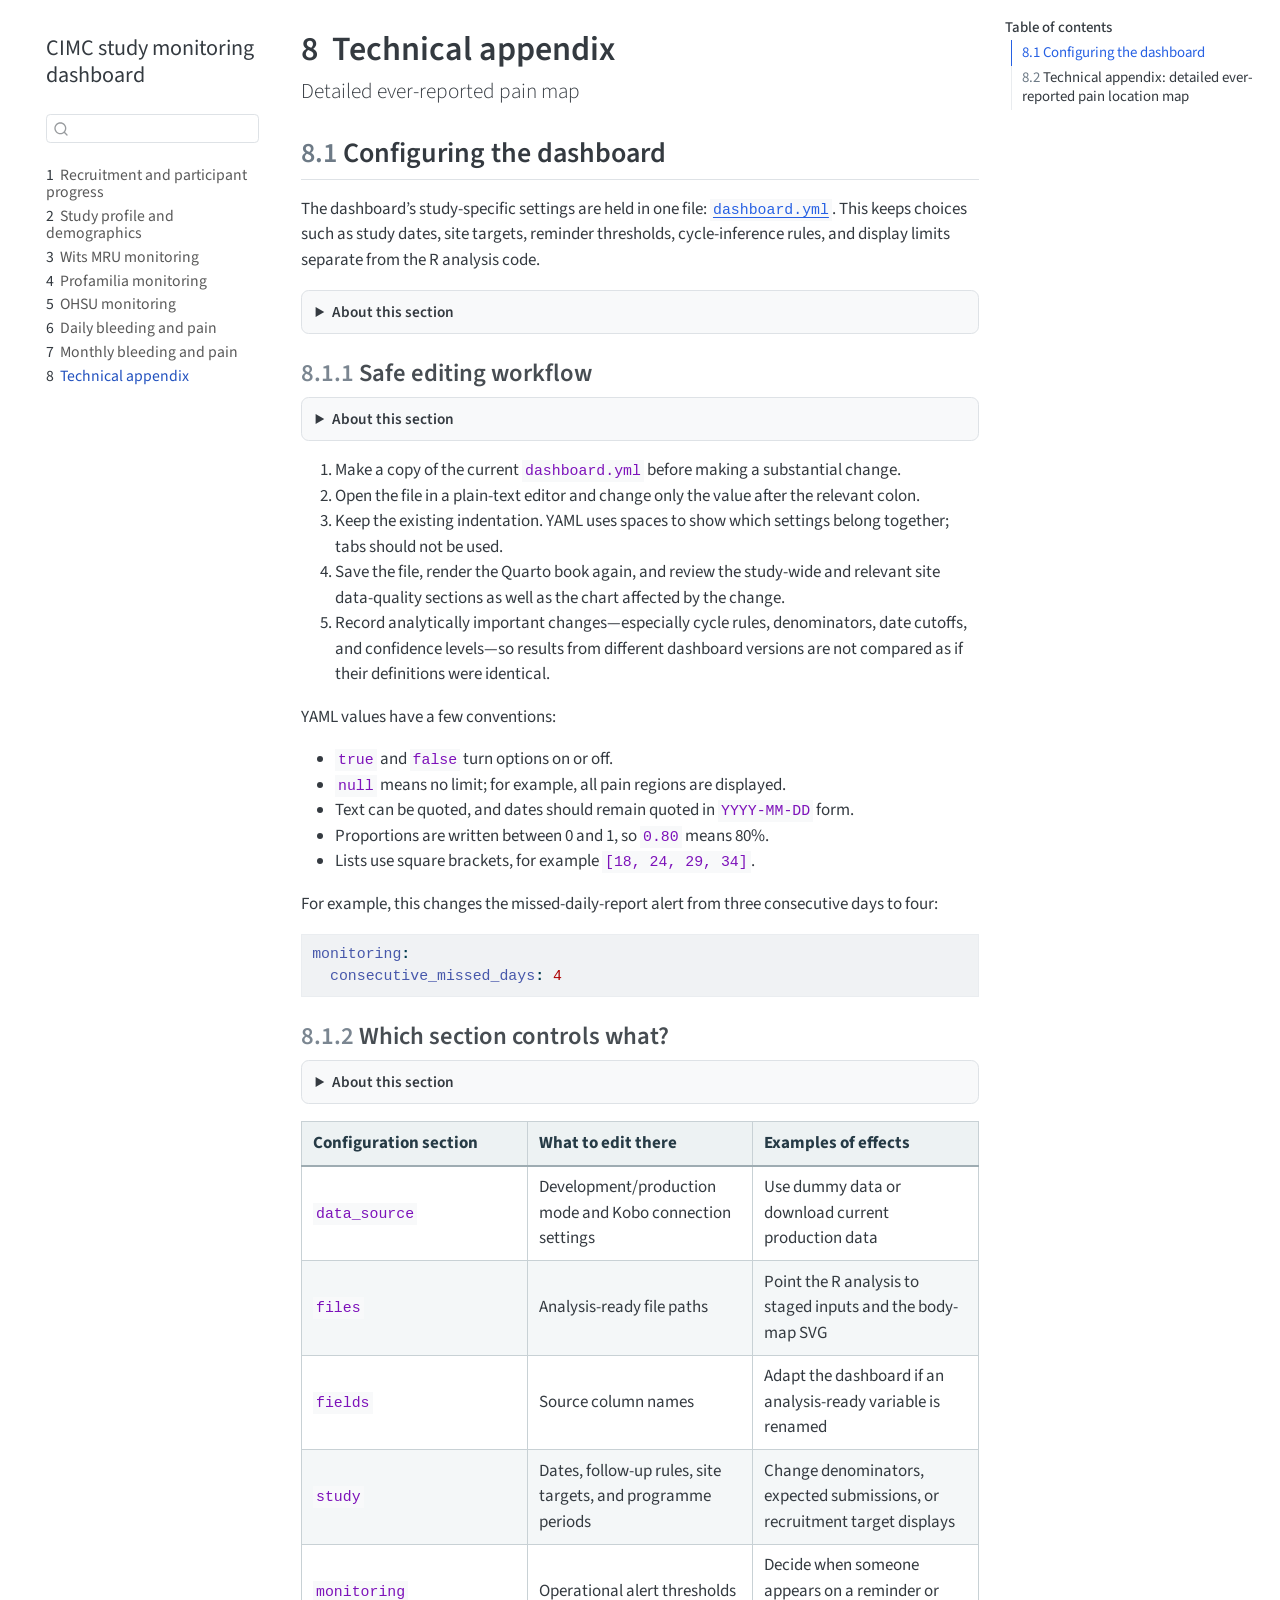
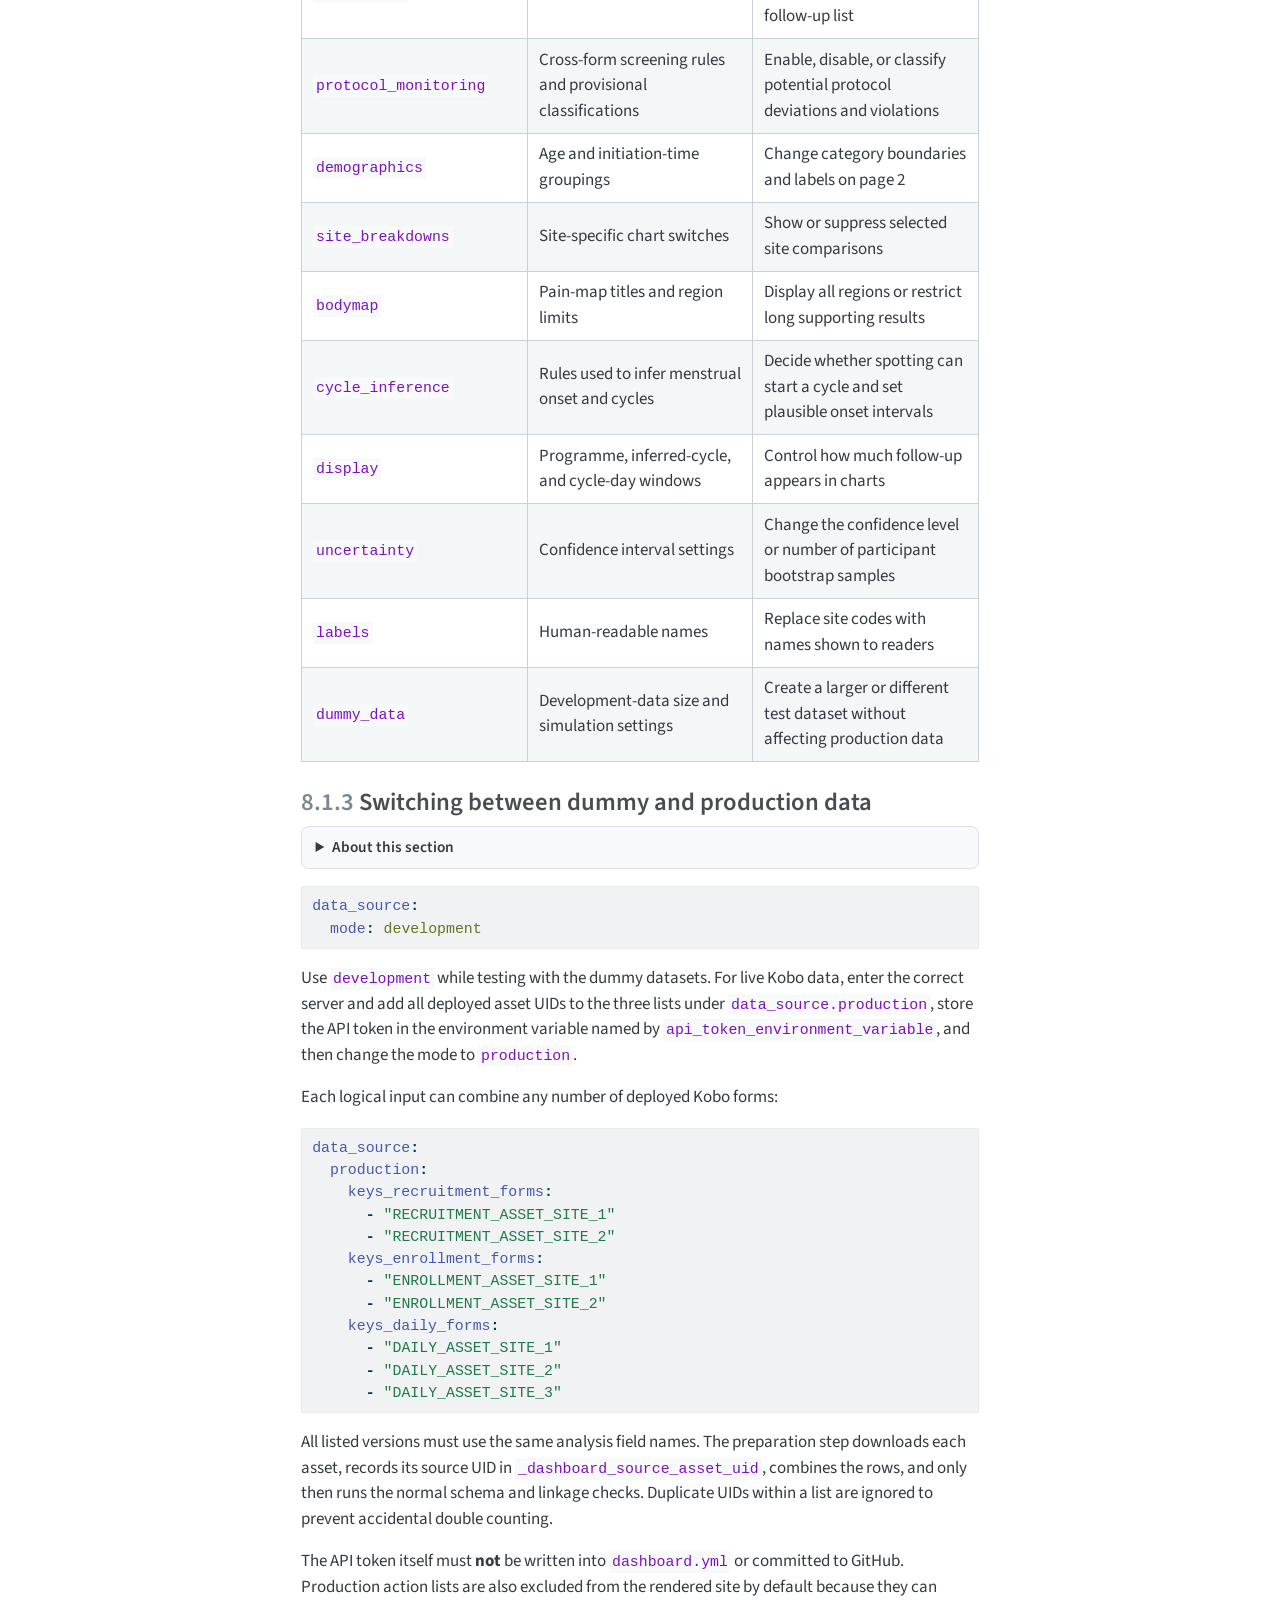
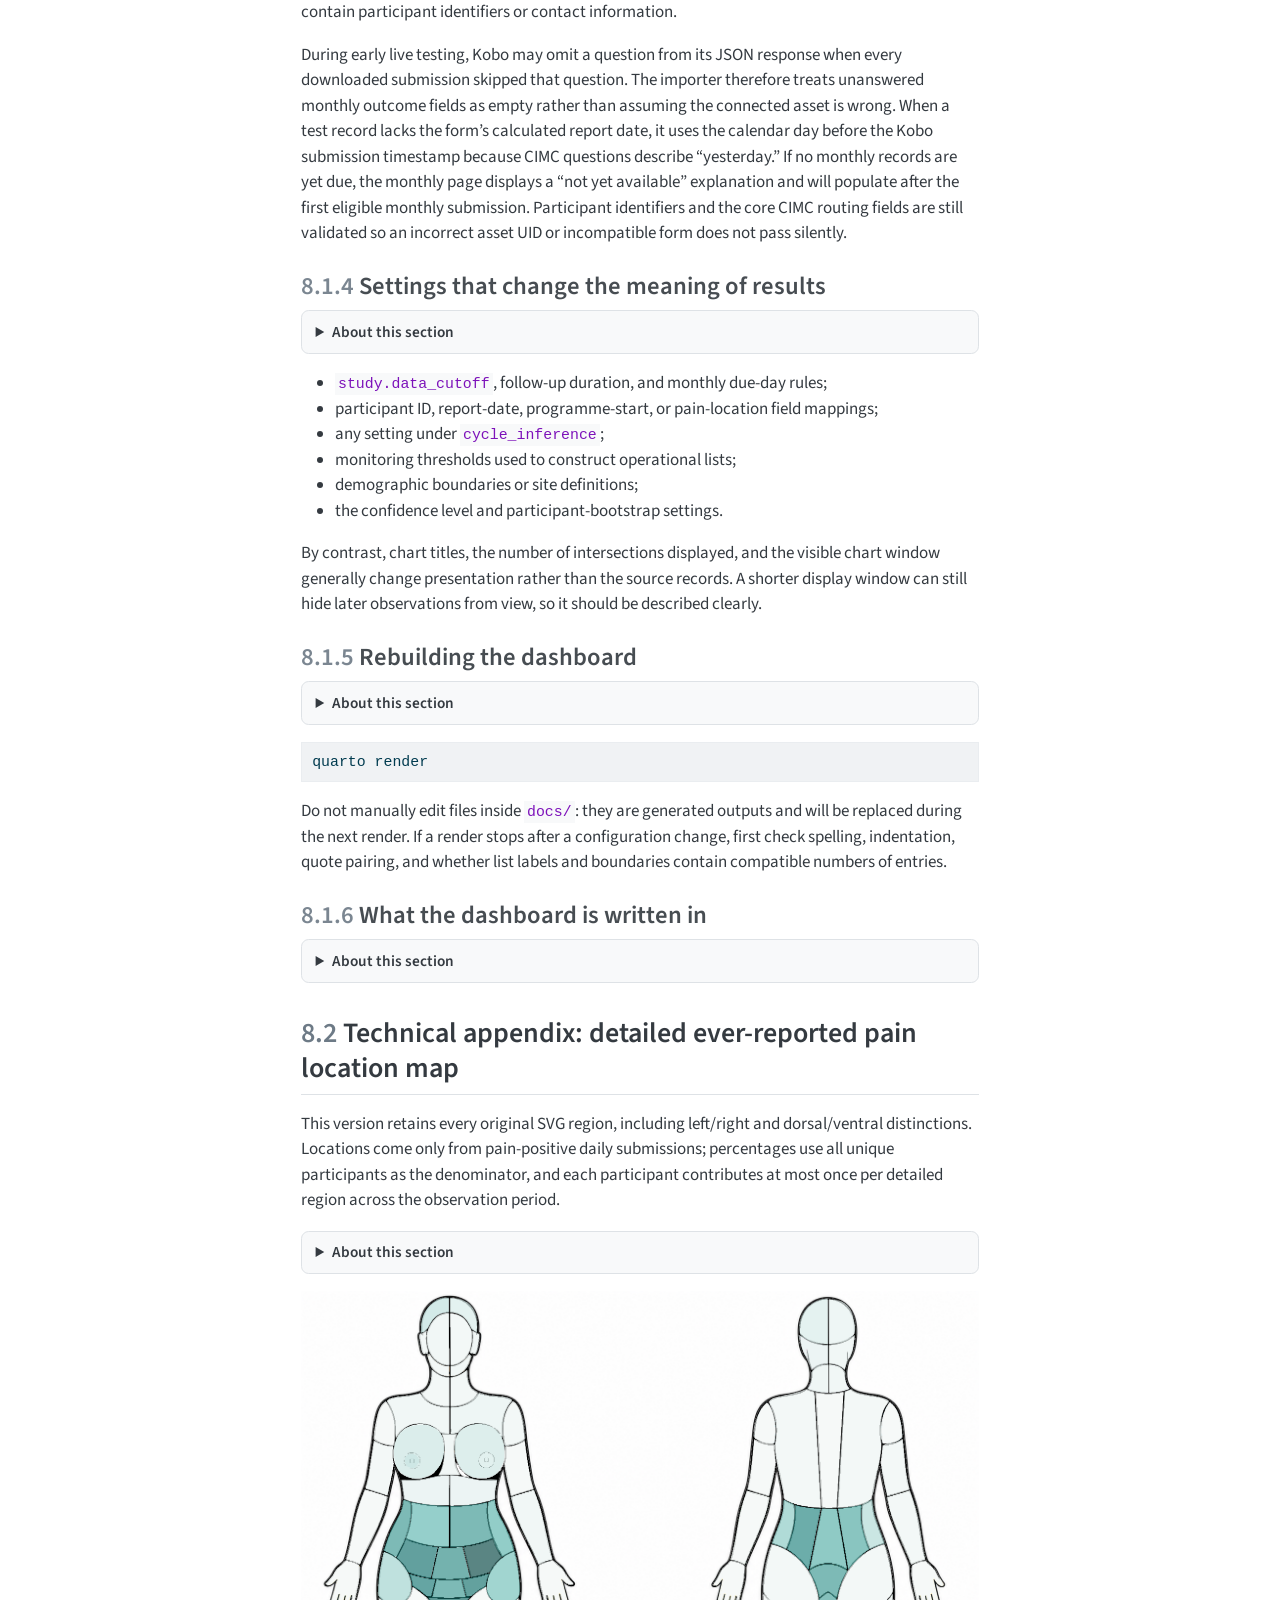
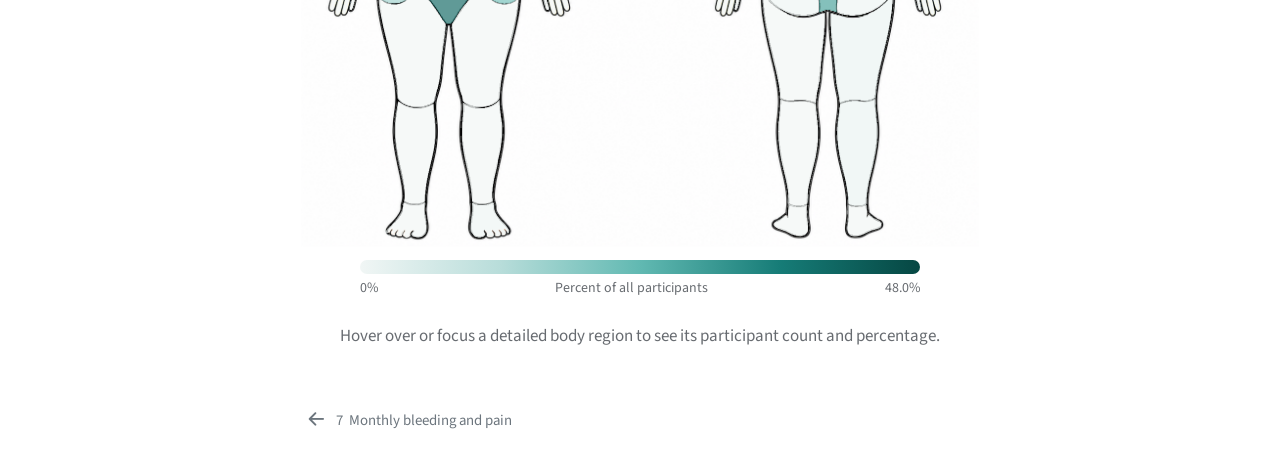
<file: docs/technical_appendix.html>
<!DOCTYPE html>
<html xmlns="http://www.w3.org/1999/xhtml" lang="en" xml:lang="en"><head>

<meta charset="utf-8">
<meta name="generator" content="quarto-1.6.40">

<meta name="viewport" content="width=device-width, initial-scale=1.0, user-scalable=yes">


<title>8&nbsp; Technical appendix – CIMC study monitoring dashboard</title>
<style>
code{white-space: pre-wrap;}
span.smallcaps{font-variant: small-caps;}
div.columns{display: flex; gap: min(4vw, 1.5em);}
div.column{flex: auto; overflow-x: auto;}
div.hanging-indent{margin-left: 1.5em; text-indent: -1.5em;}
ul.task-list{list-style: none;}
ul.task-list li input[type="checkbox"] {
  width: 0.8em;
  margin: 0 0.8em 0.2em -1em; /* quarto-specific, see https://github.com/quarto-dev/quarto-cli/issues/4556 */ 
  vertical-align: middle;
}
/* CSS for syntax highlighting */
pre > code.sourceCode { white-space: pre; position: relative; }
pre > code.sourceCode > span { line-height: 1.25; }
pre > code.sourceCode > span:empty { height: 1.2em; }
.sourceCode { overflow: visible; }
code.sourceCode > span { color: inherit; text-decoration: inherit; }
div.sourceCode { margin: 1em 0; }
pre.sourceCode { margin: 0; }
@media screen {
div.sourceCode { overflow: auto; }
}
@media print {
pre > code.sourceCode { white-space: pre-wrap; }
pre > code.sourceCode > span { display: inline-block; text-indent: -5em; padding-left: 5em; }
}
pre.numberSource code
  { counter-reset: source-line 0; }
pre.numberSource code > span
  { position: relative; left: -4em; counter-increment: source-line; }
pre.numberSource code > span > a:first-child::before
  { content: counter(source-line);
    position: relative; left: -1em; text-align: right; vertical-align: baseline;
    border: none; display: inline-block;
    -webkit-touch-callout: none; -webkit-user-select: none;
    -khtml-user-select: none; -moz-user-select: none;
    -ms-user-select: none; user-select: none;
    padding: 0 4px; width: 4em;
  }
pre.numberSource { margin-left: 3em;  padding-left: 4px; }
div.sourceCode
  {   }
@media screen {
pre > code.sourceCode > span > a:first-child::before { text-decoration: underline; }
}
</style>


<script src="site_libs/quarto-nav/quarto-nav.js"></script>
<script src="site_libs/quarto-nav/headroom.min.js"></script>
<script src="site_libs/clipboard/clipboard.min.js"></script>
<script src="site_libs/quarto-search/autocomplete.umd.js"></script>
<script src="site_libs/quarto-search/fuse.min.js"></script>
<script src="site_libs/quarto-search/quarto-search.js"></script>
<meta name="quarto:offset" content="./">
<link href="./monthly_epro_analysis.html" rel="prev">
<script src="site_libs/quarto-html/quarto.js"></script>
<script src="site_libs/quarto-html/popper.min.js"></script>
<script src="site_libs/quarto-html/tippy.umd.min.js"></script>
<script src="site_libs/quarto-html/anchor.min.js"></script>
<link href="site_libs/quarto-html/tippy.css" rel="stylesheet">
<link href="site_libs/quarto-html/quarto-syntax-highlighting-549806ee2085284f45b00abea8c6df48.css" rel="stylesheet" id="quarto-text-highlighting-styles">
<script src="site_libs/bootstrap/bootstrap.min.js"></script>
<link href="site_libs/bootstrap/bootstrap-icons.css" rel="stylesheet">
<link href="site_libs/bootstrap/bootstrap-28710c93d7c50e973d952efcffab10bb.min.css" rel="stylesheet" append-hash="true" id="quarto-bootstrap" data-mode="light">
<script id="quarto-search-options" type="application/json">{
  "location": "sidebar",
  "copy-button": false,
  "collapse-after": 3,
  "panel-placement": "start",
  "type": "textbox",
  "limit": 50,
  "keyboard-shortcut": [
    "f",
    "/",
    "s"
  ],
  "show-item-context": false,
  "language": {
    "search-no-results-text": "No results",
    "search-matching-documents-text": "matching documents",
    "search-copy-link-title": "Copy link to search",
    "search-hide-matches-text": "Hide additional matches",
    "search-more-match-text": "more match in this document",
    "search-more-matches-text": "more matches in this document",
    "search-clear-button-title": "Clear",
    "search-text-placeholder": "",
    "search-detached-cancel-button-title": "Cancel",
    "search-submit-button-title": "Submit",
    "search-label": "Search"
  }
}</script>


<link rel="stylesheet" href="monitoring.css">
</head>

<body class="nav-sidebar floating">

<div id="quarto-search-results"></div>
  <header id="quarto-header" class="headroom fixed-top">
  <nav class="quarto-secondary-nav">
    <div class="container-fluid d-flex">
      <button type="button" class="quarto-btn-toggle btn" data-bs-toggle="collapse" role="button" data-bs-target=".quarto-sidebar-collapse-item" aria-controls="quarto-sidebar" aria-expanded="false" aria-label="Toggle sidebar navigation" onclick="if (window.quartoToggleHeadroom) { window.quartoToggleHeadroom(); }">
        <i class="bi bi-layout-text-sidebar-reverse"></i>
      </button>
        <nav class="quarto-page-breadcrumbs" aria-label="breadcrumb"><ol class="breadcrumb"><li class="breadcrumb-item"><a href="./technical_appendix.html"><span class="chapter-number">8</span>&nbsp; <span class="chapter-title">Technical appendix</span></a></li></ol></nav>
        <a class="flex-grow-1" role="navigation" data-bs-toggle="collapse" data-bs-target=".quarto-sidebar-collapse-item" aria-controls="quarto-sidebar" aria-expanded="false" aria-label="Toggle sidebar navigation" onclick="if (window.quartoToggleHeadroom) { window.quartoToggleHeadroom(); }">      
        </a>
      <button type="button" class="btn quarto-search-button" aria-label="Search" onclick="window.quartoOpenSearch();">
        <i class="bi bi-search"></i>
      </button>
    </div>
  </nav>
</header>
<!-- content -->
<div id="quarto-content" class="quarto-container page-columns page-rows-contents page-layout-full">
<!-- sidebar -->
  <nav id="quarto-sidebar" class="sidebar collapse collapse-horizontal quarto-sidebar-collapse-item sidebar-navigation floating overflow-auto">
    <div class="pt-lg-2 mt-2 text-left sidebar-header">
    <div class="sidebar-title mb-0 py-0">
      <a href="./">CIMC study monitoring dashboard</a> 
    </div>
      </div>
        <div class="mt-2 flex-shrink-0 align-items-center">
        <div class="sidebar-search">
        <div id="quarto-search" class="" title="Search"></div>
        </div>
        </div>
    <div class="sidebar-menu-container"> 
    <ul class="list-unstyled mt-1">
        <li class="sidebar-item">
  <div class="sidebar-item-container"> 
  <a href="./index.html" class="sidebar-item-text sidebar-link">
 <span class="menu-text"><span class="chapter-number">1</span>&nbsp; <span class="chapter-title">Recruitment and participant progress</span></span></a>
  </div>
</li>
        <li class="sidebar-item">
  <div class="sidebar-item-container"> 
  <a href="./study_statistics.html" class="sidebar-item-text sidebar-link">
 <span class="menu-text"><span class="chapter-number">2</span>&nbsp; <span class="chapter-title">Study profile and demographics</span></span></a>
  </div>
</li>
        <li class="sidebar-item">
  <div class="sidebar-item-container"> 
  <a href="./site_wmru.html" class="sidebar-item-text sidebar-link">
 <span class="menu-text"><span class="chapter-number">3</span>&nbsp; <span class="chapter-title">Wits MRU monitoring</span></span></a>
  </div>
</li>
        <li class="sidebar-item">
  <div class="sidebar-item-container"> 
  <a href="./site_profamilia.html" class="sidebar-item-text sidebar-link">
 <span class="menu-text"><span class="chapter-number">4</span>&nbsp; <span class="chapter-title">Profamilia monitoring</span></span></a>
  </div>
</li>
        <li class="sidebar-item">
  <div class="sidebar-item-container"> 
  <a href="./site_ohsu.html" class="sidebar-item-text sidebar-link">
 <span class="menu-text"><span class="chapter-number">5</span>&nbsp; <span class="chapter-title">OHSU monitoring</span></span></a>
  </div>
</li>
        <li class="sidebar-item">
  <div class="sidebar-item-container"> 
  <a href="./menstrual_epro_daily_monthly_analysis.html" class="sidebar-item-text sidebar-link">
 <span class="menu-text"><span class="chapter-number">6</span>&nbsp; <span class="chapter-title">Daily bleeding and pain</span></span></a>
  </div>
</li>
        <li class="sidebar-item">
  <div class="sidebar-item-container"> 
  <a href="./monthly_epro_analysis.html" class="sidebar-item-text sidebar-link">
 <span class="menu-text"><span class="chapter-number">7</span>&nbsp; <span class="chapter-title">Monthly bleeding and pain</span></span></a>
  </div>
</li>
        <li class="sidebar-item">
  <div class="sidebar-item-container"> 
  <a href="./technical_appendix.html" class="sidebar-item-text sidebar-link active">
 <span class="menu-text"><span class="chapter-number">8</span>&nbsp; <span class="chapter-title">Technical appendix</span></span></a>
  </div>
</li>
    </ul>
    </div>
</nav>
<div id="quarto-sidebar-glass" class="quarto-sidebar-collapse-item" data-bs-toggle="collapse" data-bs-target=".quarto-sidebar-collapse-item"></div>
<!-- margin-sidebar -->
    <div id="quarto-margin-sidebar" class="sidebar margin-sidebar">
        <nav id="TOC" role="doc-toc" class="toc-active">
    <h2 id="toc-title">Table of contents</h2>
   
  <ul class="collapse">
  <li><a href="#configuring-the-dashboard" id="toc-configuring-the-dashboard" class="nav-link active" data-scroll-target="#configuring-the-dashboard"><span class="header-section-number">8.1</span> Configuring the dashboard</a></li>
  <li><a href="#technical-appendix-detailed-ever-reported-pain-location-map" id="toc-technical-appendix-detailed-ever-reported-pain-location-map" class="nav-link" data-scroll-target="#technical-appendix-detailed-ever-reported-pain-location-map"><span class="header-section-number">8.2</span> Technical appendix: detailed ever-reported pain location map</a></li>
  </ul>
</nav>
    </div>
<!-- main -->
<main class="content column-body" id="quarto-document-content">

<header id="title-block-header" class="quarto-title-block default">
<div class="quarto-title">
<h1 class="title"><span class="chapter-number">8</span>&nbsp; <span class="chapter-title">Technical appendix</span></h1>
<p class="subtitle lead">Detailed ever-reported pain map</p>
</div>



<div class="quarto-title-meta column-body">

    
  
    
  </div>
  


</header>


<style>
.bodymap-summary {
  display: grid;
  grid-template-columns: repeat(auto-fit, minmax(170px, 1fr));
  gap: .8rem;
  margin: 0 0 1rem;
}

.bodymap-stat {
  padding: .85rem 1rem;
  border: 1px solid var(--bs-border-color);
  border-radius: .7rem;
  background: var(--bs-tertiary-bg);
}

.bodymap-stat-label {
  color: var(--bs-secondary-color);
  font-size: .85rem;
  margin-bottom: .15rem;
}

.bodymap-stat-value {
  font-size: 1.4rem;
  font-weight: 500;
}

.bodymap-frame {
  position: relative;
  width: 100%;
  max-width: 1180px;
  margin: 0 auto;
}

.bodymap-frame svg {
  display: block;
  width: 100%;
  height: auto;
  max-height: 78vh;
}

.bodymap-region {
  transition: filter 120ms ease, stroke-width 120ms ease;
}

.bodymap-region:hover {
  filter: brightness(.9) saturate(1.08);
  stroke: #173f40 !important;
  stroke-width: 1.5px !important;
}

.bodymap-region:focus {
  outline: none;
  filter: brightness(.9) saturate(1.08);
  stroke: #173f40 !important;
  stroke-width: 2px !important;
}

.bodymap-hover {
  display: none;
  position: absolute;
  pointer-events: none;
  z-index: 10;
  opacity: 0;
}

.bodymap-hover.is-visible {
  display: block;
  opacity: 1;
}

.bodymap-legend {
  max-width: 560px;
  margin: .8rem auto 1.5rem;
}

.bodymap-gradient {
  height: .8rem;
  border-radius: 999px;
  background: linear-gradient(90deg, #f1f6f5, #b8ddda, #61b9b2, #167c77, #064743);
}

.bodymap-legend-labels {
  display: flex;
  justify-content: space-between;
  color: var(--bs-secondary-color);
  font-size: .82rem;
  margin-top: .25rem;
}

.bodymap-note {
  color: var(--bs-secondary-color);
  text-align: center;
  margin: .35rem 0 1rem;
}

.bodymap-warning {
  border-left: 4px solid #c97a15;
  background: var(--bs-warning-bg-subtle);
  padding: .75rem 1rem;
  margin: 1rem 0;
}

.bodymap-table-scroll {
  max-height: 24rem;
  overflow-y: auto;
  border-top: 1px solid var(--bs-border-color);
  border-bottom: 1px solid var(--bs-border-color);
}

.bodymap-table-scroll table {
  margin-bottom: 0;
}

.bodymap-table-scroll thead th {
  position: sticky;
  top: 0;
  z-index: 1;
  background: #edf2f3;
}
</style>
<section id="configuring-the-dashboard" class="level2" data-number="8.1">
<h2 data-number="8.1" class="anchored" data-anchor-id="configuring-the-dashboard"><span class="header-section-number">8.1</span> Configuring the dashboard</h2>
<p>The dashboard’s study-specific settings are held in one file: <a href="dashboard.yml"><code>dashboard.yml</code></a>. This keeps choices such as study dates, site targets, reminder thresholds, cycle-inference rules, and display limits separate from the R analysis code.</p>
<p><strong>What this means.</strong> Most routine adaptations should require a change to the configuration file followed by a fresh render—not edits scattered through the analysis pages.</p>
<p><strong>Why it helps.</strong> Keeping assumptions in one clearly annotated file makes them easier to review with the study team, apply consistently across all pages, and record when the dashboard is updated.</p>
<section id="safe-editing-workflow" class="level3" data-number="8.1.1">
<h3 data-number="8.1.1" class="anchored" data-anchor-id="safe-editing-workflow"><span class="header-section-number">8.1.1</span> Safe editing workflow</h3>
<ol type="1">
<li>Make a copy of the current <code>dashboard.yml</code> before making a substantial change.</li>
<li>Open the file in a plain-text editor and change only the value after the relevant colon.</li>
<li>Keep the existing indentation. YAML uses spaces to show which settings belong together; tabs should not be used.</li>
<li>Save the file, render the Quarto book again, and review the study-wide and relevant site data-quality sections as well as the chart affected by the change.</li>
<li>Record analytically important changes—especially cycle rules, denominators, date cutoffs, and confidence levels—so results from different dashboard versions are not compared as if their definitions were identical.</li>
</ol>
<p>YAML values have a few conventions:</p>
<ul>
<li><code>true</code> and <code>false</code> turn options on or off.</li>
<li><code>null</code> means no limit; for example, all pain regions are displayed.</li>
<li>Text can be quoted, and dates should remain quoted in <code>YYYY-MM-DD</code> form.</li>
<li>Proportions are written between 0 and 1, so <code>0.80</code> means 80%.</li>
<li>Lists use square brackets, for example <code>[18, 24, 29, 34]</code>.</li>
</ul>
<p>For example, this changes the missed-daily-report alert from three consecutive days to four:</p>
<div class="sourceCode" id="cb1"><pre class="sourceCode yaml code-with-copy"><code class="sourceCode yaml"><span id="cb1-1"><a href="#cb1-1" aria-hidden="true" tabindex="-1"></a><span class="fu">monitoring</span><span class="kw">:</span></span>
<span id="cb1-2"><a href="#cb1-2" aria-hidden="true" tabindex="-1"></a><span class="at">  </span><span class="fu">consecutive_missed_days</span><span class="kw">:</span><span class="at"> </span><span class="dv">4</span></span></code><button title="Copy to Clipboard" class="code-copy-button"><i class="bi"></i></button></pre></div>
</section>
<section id="which-section-controls-what" class="level3" data-number="8.1.2">
<h3 data-number="8.1.2" class="anchored" data-anchor-id="which-section-controls-what"><span class="header-section-number">8.1.2</span> Which section controls what?</h3>
<table class="caption-top table">
<colgroup>
<col style="width: 33%">
<col style="width: 33%">
<col style="width: 33%">
</colgroup>
<thead>
<tr class="header">
<th>Configuration section</th>
<th>What to edit there</th>
<th>Examples of effects</th>
</tr>
</thead>
<tbody>
<tr class="odd">
<td><code>data_source</code></td>
<td>Development/production mode and Kobo connection settings</td>
<td>Use dummy data or download current production data</td>
</tr>
<tr class="even">
<td><code>files</code></td>
<td>Analysis-ready file paths</td>
<td>Point the R analysis to staged inputs and the body-map SVG</td>
</tr>
<tr class="odd">
<td><code>fields</code></td>
<td>Source column names</td>
<td>Adapt the dashboard if an analysis-ready variable is renamed</td>
</tr>
<tr class="even">
<td><code>study</code></td>
<td>Dates, follow-up rules, site targets, and programme periods</td>
<td>Change denominators, expected submissions, or recruitment target displays</td>
</tr>
<tr class="odd">
<td><code>monitoring</code></td>
<td>Operational alert thresholds</td>
<td>Decide when someone appears on a reminder or follow-up list</td>
</tr>
<tr class="even">
<td><code>protocol_monitoring</code></td>
<td>Cross-form screening rules and provisional classifications</td>
<td>Enable, disable, or classify potential protocol deviations and violations</td>
</tr>
<tr class="odd">
<td><code>demographics</code></td>
<td>Age and initiation-time groupings</td>
<td>Change category boundaries and labels on page 2</td>
</tr>
<tr class="even">
<td><code>site_breakdowns</code></td>
<td>Site-specific chart switches</td>
<td>Show or suppress selected site comparisons</td>
</tr>
<tr class="odd">
<td><code>bodymap</code></td>
<td>Pain-map titles and region limits</td>
<td>Display all regions or restrict long supporting results</td>
</tr>
<tr class="even">
<td><code>cycle_inference</code></td>
<td>Rules used to infer menstrual onset and cycles</td>
<td>Decide whether spotting can start a cycle and set plausible onset intervals</td>
</tr>
<tr class="odd">
<td><code>display</code></td>
<td>Programme, inferred-cycle, and cycle-day windows</td>
<td>Control how much follow-up appears in charts</td>
</tr>
<tr class="even">
<td><code>uncertainty</code></td>
<td>Confidence interval settings</td>
<td>Change the confidence level or number of participant bootstrap samples</td>
</tr>
<tr class="odd">
<td><code>labels</code></td>
<td>Human-readable names</td>
<td>Replace site codes with names shown to readers</td>
</tr>
<tr class="even">
<td><code>dummy_data</code></td>
<td>Development-data size and simulation settings</td>
<td>Create a larger or different test dataset without affecting production data</td>
</tr>
</tbody>
</table>
</section>
<section id="switching-between-dummy-and-production-data" class="level3" data-number="8.1.3">
<h3 data-number="8.1.3" class="anchored" data-anchor-id="switching-between-dummy-and-production-data"><span class="header-section-number">8.1.3</span> Switching between dummy and production data</h3>
<p>The controlling setting is:</p>
<div class="sourceCode" id="cb2"><pre class="sourceCode yaml code-with-copy"><code class="sourceCode yaml"><span id="cb2-1"><a href="#cb2-1" aria-hidden="true" tabindex="-1"></a><span class="fu">data_source</span><span class="kw">:</span></span>
<span id="cb2-2"><a href="#cb2-2" aria-hidden="true" tabindex="-1"></a><span class="at">  </span><span class="fu">mode</span><span class="kw">:</span><span class="at"> development</span></span></code><button title="Copy to Clipboard" class="code-copy-button"><i class="bi"></i></button></pre></div>
<p>Use <code>development</code> while testing with the dummy datasets. For live Kobo data, enter the correct server and add all deployed asset UIDs to the three lists under <code>data_source.production</code>, store the API token in the environment variable named by <code>api_token_environment_variable</code>, and then change the mode to <code>production</code>.</p>
<p>Each logical input can combine any number of deployed Kobo forms:</p>
<div class="sourceCode" id="cb3"><pre class="sourceCode yaml code-with-copy"><code class="sourceCode yaml"><span id="cb3-1"><a href="#cb3-1" aria-hidden="true" tabindex="-1"></a><span class="fu">data_source</span><span class="kw">:</span></span>
<span id="cb3-2"><a href="#cb3-2" aria-hidden="true" tabindex="-1"></a><span class="at">  </span><span class="fu">production</span><span class="kw">:</span></span>
<span id="cb3-3"><a href="#cb3-3" aria-hidden="true" tabindex="-1"></a><span class="at">    </span><span class="fu">keys_recruitment_forms</span><span class="kw">:</span></span>
<span id="cb3-4"><a href="#cb3-4" aria-hidden="true" tabindex="-1"></a><span class="at">      </span><span class="kw">-</span><span class="at"> </span><span class="st">"RECRUITMENT_ASSET_SITE_1"</span></span>
<span id="cb3-5"><a href="#cb3-5" aria-hidden="true" tabindex="-1"></a><span class="at">      </span><span class="kw">-</span><span class="at"> </span><span class="st">"RECRUITMENT_ASSET_SITE_2"</span></span>
<span id="cb3-6"><a href="#cb3-6" aria-hidden="true" tabindex="-1"></a><span class="at">    </span><span class="fu">keys_enrollment_forms</span><span class="kw">:</span></span>
<span id="cb3-7"><a href="#cb3-7" aria-hidden="true" tabindex="-1"></a><span class="at">      </span><span class="kw">-</span><span class="at"> </span><span class="st">"ENROLLMENT_ASSET_SITE_1"</span></span>
<span id="cb3-8"><a href="#cb3-8" aria-hidden="true" tabindex="-1"></a><span class="at">      </span><span class="kw">-</span><span class="at"> </span><span class="st">"ENROLLMENT_ASSET_SITE_2"</span></span>
<span id="cb3-9"><a href="#cb3-9" aria-hidden="true" tabindex="-1"></a><span class="at">    </span><span class="fu">keys_daily_forms</span><span class="kw">:</span></span>
<span id="cb3-10"><a href="#cb3-10" aria-hidden="true" tabindex="-1"></a><span class="at">      </span><span class="kw">-</span><span class="at"> </span><span class="st">"DAILY_ASSET_SITE_1"</span></span>
<span id="cb3-11"><a href="#cb3-11" aria-hidden="true" tabindex="-1"></a><span class="at">      </span><span class="kw">-</span><span class="at"> </span><span class="st">"DAILY_ASSET_SITE_2"</span></span>
<span id="cb3-12"><a href="#cb3-12" aria-hidden="true" tabindex="-1"></a><span class="at">      </span><span class="kw">-</span><span class="at"> </span><span class="st">"DAILY_ASSET_SITE_3"</span></span></code><button title="Copy to Clipboard" class="code-copy-button"><i class="bi"></i></button></pre></div>
<p>All listed versions must use the same analysis field names. The preparation step downloads each asset, records its source UID in <code>_dashboard_source_asset_uid</code>, combines the rows, and only then runs the normal schema and linkage checks. Duplicate UIDs within a list are ignored to prevent accidental double counting.</p>
<p>The API token itself must <strong>not</strong> be written into <code>dashboard.yml</code> or committed to GitHub. Production action lists are also excluded from the rendered site by default because they can contain participant identifiers or contact information.</p>
<p>During early live testing, Kobo may omit a question from its JSON response when every downloaded submission skipped that question. The importer therefore treats unanswered monthly outcome fields as empty rather than assuming the connected asset is wrong. When a test record lacks the form’s calculated report date, it uses the calendar day before the Kobo submission timestamp because CIMC questions describe “yesterday.” If no monthly records are yet due, the monthly page displays a “not yet available” explanation and will populate after the first eligible monthly submission. Participant identifiers and the core CIMC routing fields are still validated so an incorrect asset UID or incompatible form does not pass silently.</p>
</section>
<section id="settings-that-change-the-meaning-of-results" class="level3" data-number="8.1.4">
<h3 data-number="8.1.4" class="anchored" data-anchor-id="settings-that-change-the-meaning-of-results"><span class="header-section-number">8.1.4</span> Settings that change the meaning of results</h3>
<p>Some settings affect presentation only, while others change the underlying calculation. Changes to the following should be agreed and documented before results are compared over time:</p>
<ul>
<li><code>study.data_cutoff</code>, follow-up duration, and monthly due-day rules;</li>
<li>participant ID, report-date, programme-start, or pain-location field mappings;</li>
<li>any setting under <code>cycle_inference</code>;</li>
<li>monitoring thresholds used to construct operational lists;</li>
<li>demographic boundaries or site definitions;</li>
<li>the confidence level and participant-bootstrap settings.</li>
</ul>
<p>By contrast, chart titles, the number of intersections displayed, and the visible chart window generally change presentation rather than the source records. A shorter display window can still hide later observations from view, so it should be described clearly.</p>
</section>
<section id="rebuilding-the-dashboard" class="level3" data-number="8.1.5">
<h3 data-number="8.1.5" class="anchored" data-anchor-id="rebuilding-the-dashboard"><span class="header-section-number">8.1.5</span> Rebuilding the dashboard</h3>
<p>After saving the configuration, render the complete Quarto project from the project folder. The pre-render step prepares either the dummy or Kobo data, the R code recalculates every page, and the completed HTML book is written to <code>docs/</code>.</p>
<div class="sourceCode" id="cb4"><pre class="sourceCode bash code-with-copy"><code class="sourceCode bash"><span id="cb4-1"><a href="#cb4-1" aria-hidden="true" tabindex="-1"></a><span class="ex">quarto</span> render</span></code><button title="Copy to Clipboard" class="code-copy-button"><i class="bi"></i></button></pre></div>
<p>Do not manually edit files inside <code>docs/</code>: they are generated outputs and will be replaced during the next render. If a render stops after a configuration change, first check spelling, indentation, quote pairing, and whether list labels and boundaries contain compatible numbers of entries.</p>
</section>
<section id="what-the-dashboard-is-written-in" class="level3" data-number="8.1.6">
<h3 data-number="8.1.6" class="anchored" data-anchor-id="what-the-dashboard-is-written-in"><span class="header-section-number">8.1.6</span> What the dashboard is written in</h3>
<p>All data preparation, statistical summaries, confidence intervals, tables, and plots are implemented in <strong>R</strong>. The report pages are <strong>Quarto</strong> documents (<code>.qmd</code>), while <code>dashboard.yml</code> supplies YAML settings. The published HTML also uses CSS for appearance and a small amount of JavaScript for interactive elements such as body-map hover labels. No Python analysis pipeline is used.</p>
</section>
</section>
<section id="technical-appendix-detailed-ever-reported-pain-location-map" class="level2" data-number="8.2">
<h2 data-number="8.2" class="anchored" data-anchor-id="technical-appendix-detailed-ever-reported-pain-location-map"><span class="header-section-number">8.2</span> Technical appendix: detailed ever-reported pain location map</h2>
<p>This version retains every original SVG region, including left/right and dorsal/ventral distinctions. Locations come only from pain-positive daily submissions; percentages use all unique participants as the denominator, and each participant contributes at most once per detailed region across the observation period.</p>
<p><strong>What it answers.</strong> “Did this participant ever report pain in this exact anatomical region during follow-up?” Repeated reports in the same region do not increase that participant’s contribution.</p>
<p><strong>Why it is in the appendix.</strong> The detailed map preserves laterality and body surface for clinical or instrument-development review, while the symmetric map earlier in the report provides the clearer primary summary.</p>
<div id="bodymap-report-detailed" class="bodymap-report">
  <div class="bodymap-frame">
    <!--?xml version="1.0" encoding="UTF-8" standalone="no"?-->

<svg xmlns="http://www.w3.org/2000/svg" xlink="http://www.w3.org/1999/xlink" xmlns:serif="http://www.serif.com/" width="100%" height="auto" viewbox="0 0 1386 1135" version="1.1" space="preserve" style="fill-rule:evenodd;clip-rule:evenodd;stroke-linejoin:round;stroke-miterlimit:2;" role="img" aria-label="Menstrual pain locations — full anatomical detail">
    <use id="Background" href="#_Image1" x="0" y="0" width="1386px" height="1135px"></use>
    <path id="Dorsal_Foot_Ankle_Right" d="M1186,1095C1186,1091.872 1187.412,1089.443 1186.425,1087.495C1183.948,1082.605 1176.962,1080.753 1172.479,1078.514C1168.267,1076.411 1165.596,1072.869 1161.751,1070.263C1160.374,1069.33 1158.124,1076.095 1157.066,1074.435C1155.813,1072.472 1157.762,1064.048 1157,1061C1155.948,1056.794 1157.573,1051.376 1155.872,1050.038C1153.069,1047.834 1146.384,1051.562 1141.809,1052.054C1135.984,1052.68 1128.718,1052.179 1120,1050C1115.392,1048.848 1117.664,1061.751 1117.762,1074.054C1117.861,1086.518 1114.161,1100.596 1118.776,1108.643C1123.723,1117.267 1135.775,1118.112 1158,1107C1167.662,1102.169 1167.641,1103.453 1178,1100C1178.716,1099.761 1186,1097.333 1186,1095Z" style="fill:#F1F6F5;fill-opacity:0.66;" class="bodymap-region" data-bodymap-tooltip="Dorsal Foot Ankle Right: 0 participants (0.0%)" aria-label="Dorsal Foot Ankle Right: 0 participants (0.0%)" tabindex="0"><title>Dorsal Foot Ankle Right: 0 participants (0.0%)</title></path>
    <path id="Dorsal_Foot_Ankle_Left" d="M981,1101C981,1102.634 984.623,1102.58 989.359,1104.427C994.35,1106.373 1000.577,1109.93 1005.1,1111.749C1008.108,1112.958 1010.362,1112.841 1011,1113C1053.061,1123.515 1029.513,1072.948 1035,1051C1035.471,1049.114 1025.437,1053.013 1015.427,1052.982C1005.968,1052.953 996.53,1047.879 996,1050C995.655,1051.381 997.849,1070.151 994,1074C992.756,1075.244 992.865,1070.336 990.636,1071.344C987.081,1072.953 983.527,1077.773 979.307,1079.853C967.678,1085.587 957.594,1090.297 979,1101C979.596,1101.298 981,1100.333 981,1101Z" style="fill:#F1F6F5;fill-opacity:0.66;" class="bodymap-region" data-bodymap-tooltip="Dorsal Foot Ankle Left: 0 participants (0.0%)" aria-label="Dorsal Foot Ankle Left: 0 participants (0.0%)" tabindex="0"><title>Dorsal Foot Ankle Left: 0 participants (0.0%)</title></path>
    <path id="Dorsal_Leg_Lower_Right" d="M1174.025,833.233C1163.514,837.847 1154.882,839.045 1148.289,838.967C1140.653,838.876 1134.41,838.073 1126.7,837.88C1120.1,837.714 1113.214,840.307 1102.053,843.354C1097.741,883.811 1089.254,893.268 1105,972C1107.066,982.331 1110.79,990.772 1112.237,997.795C1118.762,1029.449 1117.682,1032.314 1119.114,1049.786C1119.114,1049.786 1125.412,1051.633 1131.604,1052.13C1142.267,1052.987 1155.806,1052.239 1156,1048C1157.809,1008.513 1160.381,1009.454 1169,971C1178.442,928.872 1179.261,912.823 1178.144,889.744C1177.783,882.285 1176.204,874.067 1175.585,863.947C1175.058,855.325 1174.502,845.322 1174.025,833.233Z" style="fill:#EAF3F1;fill-opacity:0.66;" class="bodymap-region" data-bodymap-tooltip="Dorsal Leg Lower Right: 2 participants (1.6%)" aria-label="Dorsal Leg Lower Right: 2 participants (1.6%)" tabindex="0"><title>Dorsal Leg Lower Right: 2 participants (1.6%)</title></path>
    <path id="Dorsal_Leg_Lower_Left" d="M1052.605,843.227C1045.253,840.913 1039.393,839.584 1034.392,838.839C1015.749,836.063 1007.047,842.405 979.529,835.076C978.649,844.358 978.925,852.749 978.35,860.425C977.424,872.78 975.796,881.285 975.486,890.677C974.748,912.961 976.794,930.983 979.88,950.607C982.666,968.325 989.711,988.267 995,1020C998.86,1043.157 985.731,1051.338 1009,1053C1022.854,1053.99 1030.719,1053.86 1034.113,1049.718C1039.386,1043.285 1035.286,1029.997 1037,1018C1037.667,1013.333 1048.002,971.991 1049,968C1055.167,943.333 1057.612,920.213 1057.34,899.844C1057.209,889.978 1055.674,879.992 1055.078,872.249C1053.807,855.761 1052.775,844.914 1052.605,843.227Z" style="fill:#F1F6F5;fill-opacity:0.66;" class="bodymap-region" data-bodymap-tooltip="Dorsal Leg Lower Left: 0 participants (0.0%)" aria-label="Dorsal Leg Lower Left: 0 participants (0.0%)" tabindex="0"><title>Dorsal Leg Lower Left: 0 participants (0.0%)</title></path>
    <path id="Dorsal_Leg_Upper_Right" d="M1210,619C1205.58,619.775 1208,625.729 1189.113,641.169C1182.943,646.213 1177.559,652.008 1165,658C1160.293,660.246 1156.144,663.116 1152.392,664.644C1127.414,674.817 1120.01,668.826 1082.672,658.383C1082.269,664.678 1082.555,670.328 1082.685,675.519C1082.971,686.938 1083.502,696.134 1083.928,705.079C1084.654,720.321 1087.131,734.834 1089.89,758.373C1091.25,769.966 1091.92,783.748 1093.964,800.885C1095.475,813.549 1099.261,827.068 1101.391,843.921C1130.31,832.323 1136.729,839.657 1162.249,837.605C1165.924,837.309 1169.977,833.552 1174.595,832.73C1176.295,820.384 1176.148,809.106 1178.09,798.629C1190.875,729.671 1207.537,695.353 1210,619Z" style="fill:#EAF3F1;fill-opacity:0.66;" class="bodymap-region" data-bodymap-tooltip="Dorsal Leg Upper Right: 2 participants (1.6%)" aria-label="Dorsal Leg Upper Right: 2 participants (1.6%)" tabindex="0"><title>Dorsal Leg Upper Right: 2 participants (1.6%)</title></path>
    <path id="Dorsal_Leg_Upper_Left" d="M1071.589,657.545C1051.85,665.753 1038.25,669.897 1023.41,669.147C1011.568,668.549 1001.65,664.638 986,655C972.25,646.532 948.325,620.892 943.928,617.932C940.535,684.008 975.302,776.625 979,821C979.374,825.484 978.039,830.726 979.008,833.084C980.976,837.871 986.198,837.009 990.776,837.483C998.213,838.252 1009.229,836.898 1024.266,837.055C1032.508,837.141 1041.958,840.119 1052.689,843.153C1053.983,826.672 1055.665,814.575 1059.245,802.273C1062.174,792.21 1061.811,780.626 1062.799,766.702C1063.636,754.92 1065.167,744.452 1066.194,732.038C1067.671,714.194 1070.607,692.437 1071.589,657.545Z" style="fill:#F1F6F5;fill-opacity:0.66;" class="bodymap-region" data-bodymap-tooltip="Dorsal Leg Upper Left: 0 participants (0.0%)" aria-label="Dorsal Leg Upper Left: 0 participants (0.0%)" tabindex="0"><title>Dorsal Leg Upper Left: 0 participants (0.0%)</title></path>
    <path id="Dorsal_Rectal" d="M1059.262,657.115C1068.38,654.969 1070.458,652.916 1074.947,652.386C1078.657,651.948 1087.649,654.55 1095,657C1095.384,657.128 1094.863,648.656 1095.402,640.643C1095.657,636.842 1096.026,632.694 1094.652,628.74C1093.042,624.108 1084.867,619.433 1078,616C1074.583,614.292 1061.127,625.802 1059.513,628.003C1057.163,631.208 1059.028,633.862 1059,637.86C1058.945,645.849 1059.312,655.211 1059.262,657.115Z" style="fill:#449F98;fill-opacity:0.66;" class="bodymap-region" data-bodymap-tooltip="Dorsal Rectal: 37 participants (29.1%)" aria-label="Dorsal Rectal: 37 participants (29.1%)" tabindex="0"><title>Dorsal Rectal: 37 participants (29.1%)</title></path>
    <path id="Dorsal_Sacral_Coccyx" d="M1077,616C1083.801,616 1090.813,629.721 1095.572,627.283C1096.912,626.597 1097.073,622.71 1098,619C1104.028,594.886 1108.454,588.368 1112.032,581.593C1113.253,579.281 1115.259,578.706 1116,575C1116.238,573.808 1117.092,572.636 1116.613,571.499C1112.056,560.672 1076.388,552.968 1056.784,560.977C1051.726,563.044 1040.108,567.101 1038.907,571.341C1037.939,574.759 1041.473,578.945 1044,584C1063.496,622.992 1056.392,630.608 1059,628C1059.963,627.037 1075,616 1077,616Z" style="fill:#3B9691;fill-opacity:0.66;" class="bodymap-region" data-bodymap-tooltip="Dorsal Sacral Coccyx: 39 participants (30.7%)" aria-label="Dorsal Sacral Coccyx: 39 participants (30.7%)" tabindex="0"><title>Dorsal Sacral Coccyx: 39 participants (30.7%)</title></path>
    <path id="Dorsal_Buttock_Right" d="M1192.297,516.047C1183.63,522.003 1107.265,536.618 1096,638C1095.222,645 1094.16,652.439 1096.407,656.556C1097.463,658.49 1101.627,659.879 1104.395,660.889C1111.353,663.428 1120.128,663.567 1126.707,663.921C1144.776,664.891 1180.093,653.978 1198.284,631.389C1202.046,626.717 1207.643,622.286 1209.324,616.429C1212.315,606.005 1209.404,593.234 1208,582C1204.299,552.393 1203.118,548.426 1196.64,526.68C1195.636,523.31 1193.529,520.488 1192.297,516.047Z" style="fill:#EDF4F3;fill-opacity:0.66;" class="bodymap-region" data-bodymap-tooltip="Dorsal Buttock Right: 1 participant (0.8%)" aria-label="Dorsal Buttock Right: 1 participant (0.8%)" tabindex="0"><title>Dorsal Buttock Right: 1 participant (0.8%)</title></path>
    <path id="Dorsal_Buttock_Left" d="M961.482,517.175C959.577,523.43 957.864,528.139 956.324,533.413C950.104,554.719 947.72,570.933 946.019,585.371C944.8,595.71 943.103,610.188 945.261,617.22C946.266,620.497 948.923,622.584 951.11,625.539C956.44,632.742 963.916,640.155 973.756,646.6C979.78,650.545 986.559,653.6 994,658C1017.714,672.02 1058.705,661.498 1059,655C1059.22,650.155 1059.281,645.029 1059.069,639.711C1058.677,629.859 1057.348,619.353 1054.359,608.772C1043.441,570.125 1014.002,529.488 961.482,517.175Z" style="fill:#EDF4F3;fill-opacity:0.66;" class="bodymap-region" data-bodymap-tooltip="Dorsal Buttock Left: 1 participant (0.8%)" aria-label="Dorsal Buttock Left: 1 participant (0.8%)" tabindex="0"><title>Dorsal Buttock Left: 1 participant (0.8%)</title></path>
    <path id="Dorsal_Flank_Right" d="M1167.459,424.745C1165.98,428.791 1152.783,429.677 1147.461,436.402C1146.031,438.207 1146.098,441.361 1146,444C1144.452,485.786 1153.009,504.329 1161.877,528.041C1167.734,526.572 1169.113,524.531 1193,516C1191.877,509.26 1187.148,500.283 1182.772,487.618C1181.097,482.771 1178.327,476.53 1176.572,470.926C1174.782,465.211 1173.007,459.12 1171.365,452.683C1170.261,448.358 1170.194,442.898 1169.194,438.322C1168.229,433.901 1168.309,429.37 1167.459,424.745Z" style="fill:#AFD9D5;fill-opacity:0.66;" class="bodymap-region" data-bodymap-tooltip="Dorsal Flank Right: 17 participants (13.4%)" aria-label="Dorsal Flank Right: 17 participants (13.4%)" tabindex="0"><title>Dorsal Flank Right: 17 participants (13.4%)</title></path>
    <path id="Dorsal_Flank_Left" d="M962.273,516.182C971.693,519.748 978.485,521.342 983.813,523.91C986.993,525.443 989.651,528.897 992.036,527.197C994.567,525.391 996.79,518.63 999,512C1001.409,504.772 1003.311,498.129 1004.803,492.043C1009.57,472.603 1010.164,458.835 1009.79,449.812C1009.544,443.884 1010.379,440.754 1008.703,437.909C1006.151,433.575 1000.928,432.964 999,432C992.527,428.763 988.476,425.561 986.904,427.726C985.177,430.104 986.234,438.338 985.502,445.545C984.871,451.753 982.858,459.426 980,468C972.027,491.918 970.382,491.854 962.273,516.182Z" style="fill:#88C8C3;fill-opacity:0.66;" class="bodymap-region" data-bodymap-tooltip="Dorsal Flank Left: 24 participants (18.9%)" aria-label="Dorsal Flank Left: 24 participants (18.9%)" tabindex="0"><title>Dorsal Flank Left: 24 participants (18.9%)</title></path>
    <path id="Dorsal_Back_Lumbar_Central" d="M1116.494,569.297C1108.144,565.599 1096.706,557.207 1078.151,556.993C1070.448,556.904 1061.517,557.741 1051,563C1045.984,565.508 1043.109,567.736 1039.875,569.9L1065.11,444.464C1065.586,444.478 1095.057,445.491 1095.521,445.503L1116.494,569.297Z" style="fill:#56AFA8;fill-opacity:0.66;" class="bodymap-region" data-bodymap-tooltip="Dorsal Back Lumbar Central: 33 participants (26.0%)" aria-label="Dorsal Back Lumbar Central: 33 participants (26.0%)" tabindex="0"><title>Dorsal Back Lumbar Central: 33 participants (26.0%)</title></path>
    <path id="Dorsal_Back_Lumbar_Right" d="M1097.521,444.503C1105.023,444.696 1109.9,443.594 1113.092,443.112C1119.411,442.159 1122.048,441.721 1145.82,437.151C1146.284,452.81 1138.896,470.097 1161.754,527.413C1147.344,537.94 1148.638,538.362 1124,563C1121.465,565.535 1120.998,568.84 1118.494,569.297L1097.521,444.503Z" style="fill:#4DA7A0;fill-opacity:0.66;" class="bodymap-region" data-bodymap-tooltip="Dorsal Back Lumbar Right: 35 participants (27.6%)" aria-label="Dorsal Back Lumbar Right: 35 participants (27.6%)" tabindex="0"><title>Dorsal Back Lumbar Right: 35 participants (27.6%)</title></path>
    <path id="Dorsal_Back_Lumbar_Left" d="M1062.11,444.464L1037.875,569.9C1029.036,562.603 1022.921,548.84 993.299,527.617C1008.631,483.635 1008.348,483.777 1010.934,437.172C1017.409,442.201 1044.99,443.823 1048,444C1060.251,444.721 1054.461,444.236 1062.11,444.464Z" style="fill:#21837E;fill-opacity:0.66;" class="bodymap-region" data-bodymap-tooltip="Dorsal Back Lumbar Left: 44 participants (34.6%)" aria-label="Dorsal Back Lumbar Left: 44 participants (34.6%)" tabindex="0"><title>Dorsal Back Lumbar Left: 44 participants (34.6%)</title></path>
    <path id="Dorsal_Hand_Right" d="M1303.988,600.126C1304.427,600.448 1311.935,603.882 1312.67,601.233C1313.534,598.116 1307.328,588.499 1303.051,583.695C1300.396,580.713 1297.953,571.595 1294.161,568.557C1290.219,565.399 1283.816,555.832 1279.489,553.807C1277.758,552.997 1278.092,551.46 1276.51,551.132C1268.388,549.45 1260.444,554.278 1259,555C1246.755,561.122 1241.192,564.769 1261,644C1264.493,657.97 1267.126,653.405 1267.712,651.448C1268.337,649.359 1266.537,642.973 1265.521,636.774C1265.004,633.62 1263.059,626.445 1263.346,623.176C1263.667,619.506 1266.281,619.978 1266.706,621.321C1268.114,625.771 1268.233,630.801 1269.132,634.43C1273.608,652.485 1273.667,659.611 1276,660C1278.639,660.44 1281.715,660.446 1281.892,657.146C1282.268,650.136 1276.589,635.232 1275.223,627.237C1274.192,621.201 1278.162,620.909 1278.52,621.927C1282.722,633.857 1283.349,645.014 1285.313,651.546C1286.303,654.839 1287.397,658.193 1288.51,659.829C1290.42,662.633 1291.395,660.651 1293,661C1297.486,661.976 1291.034,638.487 1286.171,623.378C1284.248,617.404 1289.865,616.117 1290.434,617.901C1293.926,628.848 1295.493,640.246 1297.321,644.857C1301.023,654.191 1305.803,654.687 1305.145,646.936C1304.713,641.848 1302.273,633.208 1300.487,625.061C1298.264,614.918 1292.358,595.355 1292.272,589.25C1292.205,584.521 1297.63,591.867 1298.314,592.626C1300.733,595.313 1302.405,598.963 1303.988,600.126Z" style="fill:#F1F6F5;fill-opacity:0.66;" class="bodymap-region" data-bodymap-tooltip="Dorsal Hand Right: 0 participants (0.0%)" aria-label="Dorsal Hand Right: 0 participants (0.0%)" tabindex="0"><title>Dorsal Hand Right: 0 participants (0.0%)</title></path>
    <path id="Dorsal_Hand_Left" d="M866,661C867.629,659.371 872.205,634.532 875.756,624.155C877.117,620.176 880.034,622.588 880.056,622.951C880.168,624.728 878.304,630.482 878.091,632.183C877.579,636.268 875.964,640.048 875.348,643.111C873.4,652.798 871.45,657.672 872.774,659.025C873.292,659.554 876.762,663.715 879,657C879.53,655.409 879.932,654.9 880.256,653.422C881.11,649.522 882.424,645.837 883.138,641.422C884.18,634.972 885.952,627.208 887.009,623.942C888.723,618.642 892.095,620.525 890,631C886.906,646.469 886.297,652.28 888.09,652.665C888.979,652.856 890.213,652.467 891.538,649.769C892.865,647.068 893.392,642.166 894.939,637.409C896.439,632.795 897.016,625.494 898.532,619.879C902.493,605.205 906.777,589.124 906.663,576.026C906.614,570.307 908.852,565.347 907.131,561.678C905.908,559.069 901.226,557.113 899,556C890.588,551.794 883.433,549.605 878.084,551.212C874.739,552.217 872.657,556.448 869.694,559.628C867.13,562.38 863.655,563.842 861.176,567.835C859.149,571.1 857.976,573.863 855.495,578.137C851.902,584.328 848.507,591.59 842.696,599.957C842.698,603.573 847.757,602.677 851.91,599.729C854.483,597.904 856.474,593.908 860.607,588.664C860.891,588.304 863.644,587.607 863.043,591.456C861.946,598.484 856.669,613.668 854.284,624.227C851.363,637.154 849.072,647.959 850,650C850.542,651.193 851.306,651.68 852.166,651.535C853.596,651.292 855.29,651.295 856.664,647.87C857.643,645.43 857.658,641.463 858.672,638.265C859.351,636.126 860.03,632.926 860.698,630.77C862.062,626.375 863.382,622.166 864.57,619.038C865.532,616.507 868.236,618.467 868,620C867.55,622.928 866.108,627.836 864.67,634.331C862.089,645.982 858.518,659.521 861.696,661.131C862.609,661.594 863.999,663.001 866,661Z" style="fill:#F1F6F5;fill-opacity:0.66;" class="bodymap-region" data-bodymap-tooltip="Dorsal Hand Left: 0 participants (0.0%)" aria-label="Dorsal Hand Left: 0 participants (0.0%)" tabindex="0"><title>Dorsal Hand Left: 0 participants (0.0%)</title></path>
    <path id="Dorsal_Arm_Fore_Right" d="M1244.331,406.659C1240.844,408.544 1240.791,408.338 1197.051,421.498C1209.106,481.034 1234.746,525.454 1247.593,560.07C1261.827,553.743 1261.174,553.216 1276.249,549.277C1262.686,477.15 1268.445,476.17 1244.331,406.659Z" style="fill:#EDF4F3;fill-opacity:0.66;" class="bodymap-region" data-bodymap-tooltip="Dorsal Arm Fore Right: 1 participant (0.8%)" aria-label="Dorsal Arm Fore Right: 1 participant (0.8%)" tabindex="0"><title>Dorsal Arm Fore Right: 1 participant (0.8%)</title></path>
    <path id="Dorsal_Arm_Fore_Left" d="M958.619,421.965C934.74,414.374 935.517,414.081 911.268,408.076C888.495,477.031 897.498,478.83 877.765,549.076C893.445,553.115 892.808,553.595 907.218,559.938C920.5,525.622 946.342,479.753 958.619,421.965Z" style="fill:#F1F6F5;fill-opacity:0.66;" class="bodymap-region" data-bodymap-tooltip="Dorsal Arm Fore Left: 0 participants (0.0%)" aria-label="Dorsal Arm Fore Left: 0 participants (0.0%)" tabindex="0"><title>Dorsal Arm Fore Left: 0 participants (0.0%)</title></path>
    <path id="Dorsal_Arm_Mid_Right" d="M1229.519,301.892C1208.763,319.264 1190.077,300.004 1188,327C1184.344,374.525 1189.224,373.54 1198.405,420.369C1240.154,406.951 1239.741,407.048 1244.438,405.625C1232.239,353.724 1235.644,353.999 1229.519,301.892Z" style="fill:#EDF4F3;fill-opacity:0.66;" class="bodymap-region" data-bodymap-tooltip="Dorsal Arm Mid Right: 1 participant (0.8%)" aria-label="Dorsal Arm Mid Right: 1 participant (0.8%)" tabindex="0"><title>Dorsal Arm Mid Right: 1 participant (0.8%)</title></path>
    <path id="Dorsal_Arm_Mid_Left" d="M956.872,420.162C965.721,374.443 971.09,375.348 968,329C967.667,324.011 971.412,317.655 968,314C965.644,311.476 964.628,315.801 926.244,303.087C921.136,355.246 922.241,354.693 912.294,405.941C955.202,419.648 955.136,419.641 956.872,420.162Z" style="fill:#F1F6F5;fill-opacity:0.66;" class="bodymap-region" data-bodymap-tooltip="Dorsal Arm Mid Left: 0 participants (0.0%)" aria-label="Dorsal Arm Mid Left: 0 participants (0.0%)" tabindex="0"><title>Dorsal Arm Mid Left: 0 participants (0.0%)</title></path>
    <path id="Dorsal_Arm_Upper_Right" d="M1203.486,227.108C1187.422,247.553 1170.71,317.258 1202,311C1216.319,308.136 1240.857,311.571 1222,255C1216.529,238.587 1215.395,239.49 1203.486,227.108Z" style="fill:#F1F6F5;fill-opacity:0.66;" class="bodymap-region" data-bodymap-tooltip="Dorsal Arm Upper Right: 0 participants (0.0%)" aria-label="Dorsal Arm Upper Right: 0 participants (0.0%)" tabindex="0"><title>Dorsal Arm Upper Right: 0 participants (0.0%)</title></path>
    <path id="Dorsal_Arm_Upper_Left" d="M952.315,228.606C948.05,232.911 920.46,260.763 927,300C927.605,303.632 965.904,319.479 968,309C975.085,273.575 962.596,234.52 952.315,228.606Z" style="fill:#F1F6F5;fill-opacity:0.66;" class="bodymap-region" data-bodymap-tooltip="Dorsal Arm Upper Left: 0 participants (0.0%)" aria-label="Dorsal Arm Upper Left: 0 participants (0.0%)" tabindex="0"><title>Dorsal Arm Upper Left: 0 participants (0.0%)</title></path>
    <path id="Dorsal_Back_Upper_Central" d="M1095.124,443.609C1084.658,444.293 1072.868,444.269 1063.796,443.744L1051.239,206.499C1081.756,212.831 1098.983,207.99 1109.137,205.585L1095.124,443.609Z" style="fill:#F1F6F5;fill-opacity:0.66;" class="bodymap-region" data-bodymap-tooltip="Dorsal Back Upper Central: 0 participants (0.0%)" aria-label="Dorsal Back Upper Central: 0 participants (0.0%)" tabindex="0"><title>Dorsal Back Upper Central: 0 participants (0.0%)</title></path>
    <path id="Dorsal_Back_Upper_Right" d="M1111.137,205.585C1123.533,202.65 1123.384,199.384 1126,202C1138.243,214.243 1212.679,216.321 1201,228C1173.012,255.988 1197.083,293.67 1179,366C1168.324,408.704 1176.134,429.467 1142,438C1124.788,442.303 1110.792,442.65 1096.124,443.609L1111.137,205.585Z" style="fill:#EDF4F3;fill-opacity:0.66;" class="bodymap-region" data-bodymap-tooltip="Dorsal Back Upper Right: 1 participant (0.8%)" aria-label="Dorsal Back Upper Right: 1 participant (0.8%)" tabindex="0"><title>Dorsal Back Upper Right: 1 participant (0.8%)</title></path>
    <path id="Dorsal_Back_Upper_Left" d="M1049.239,205.499L1062.796,443.744C1020.943,441.322 996.371,430.226 989.138,426.66C980.114,381.605 965.473,335.162 970,308C980.885,242.693 936.762,224.048 972,217C1032.467,204.907 1030.88,199.72 1036,201C1041.417,202.354 1044.489,204.514 1049.239,205.499Z" style="fill:#EDF4F3;fill-opacity:0.66;" class="bodymap-region" data-bodymap-tooltip="Dorsal Back Upper Left: 1 participant (0.8%)" aria-label="Dorsal Back Upper Left: 1 participant (0.8%)" tabindex="0"><title>Dorsal Back Upper Left: 1 participant (0.8%)</title></path>
    <path id="Dorsal_Neck_Lower_Right" d="M1097,153C1091.183,150.782 1085.305,149.965 1083.296,149.733C1081.884,149.57 1079.694,148.754 1079.655,149.821C1079.181,162.758 1080,208 1080,208C1080,208 1080.022,208.724 1089,208C1097.978,207.276 1112,204 1112,204C1112,204 1117.964,202.471 1120,201C1122.036,199.529 1121,198 1121,198C1121,198 1118.301,197.552 1116,191C1113.699,184.448 1113.404,184.769 1113,178C1112.596,171.231 1113,171 1113,171C1113,171 1113.535,169.025 1113,167C1112.465,164.975 1112.794,163.42 1107,159C1101.206,154.58 1102.817,155.218 1097,153Z" style="fill:#EAF3F1;fill-opacity:0.66;" class="bodymap-region" data-bodymap-tooltip="Dorsal Neck Lower Right: 2 participants (1.6%)" aria-label="Dorsal Neck Lower Right: 2 participants (1.6%)" tabindex="0"><title>Dorsal Neck Lower Right: 2 participants (1.6%)</title></path>
    <path id="Dorsal_Neck_Lower_Left" d="M1043,167C1043,167 1045.749,161.985 1048,160C1050.251,158.015 1050.357,157.272 1053,156C1055.643,154.728 1055.908,154.134 1060,153C1064.092,151.866 1064.397,151.404 1067,151C1069.603,150.596 1078,150 1078,150L1078,208L1068,208C1068,208 1064.437,207.997 1059,207C1053.563,206.003 1049.032,205.35 1049,205C1048.968,204.65 1047.489,204.738 1042,203C1036.511,201.262 1035,199 1035,199L1037,196C1037,196 1039.407,192.633 1041,188C1042.593,183.367 1042.766,183.793 1043,180C1043.234,176.207 1043,167 1043,167Z" style="fill:#E6F1F0;fill-opacity:0.66;" class="bodymap-region" data-bodymap-tooltip="Dorsal Neck Lower Left: 3 participants (2.4%)" aria-label="Dorsal Neck Lower Left: 3 participants (2.4%)" tabindex="0"><title>Dorsal Neck Lower Left: 3 participants (2.4%)</title></path>
    <path id="Dorsal_Neck_Upper_Right" d="M1079.612,148.831L1079.612,109.617C1093.387,108.666 1107.423,106.134 1131.86,89.651C1131.063,105.121 1129.717,115.82 1126.437,126.883C1124.447,133.595 1121.017,136.684 1118.601,141.72C1113.918,151.482 1112.286,162.286 1111,161C1102.259,152.259 1089.69,148.026 1079.612,148.831Z" style="fill:#EAF3F1;fill-opacity:0.66;" class="bodymap-region" data-bodymap-tooltip="Dorsal Neck Upper Right: 2 participants (1.6%)" aria-label="Dorsal Neck Upper Right: 2 participants (1.6%)" tabindex="0"><title>Dorsal Neck Upper Right: 2 participants (1.6%)</title></path>
    <path id="Dorsal_Neck_Upper_Left" d="M1077.612,109.617L1077.612,148.831C1060.378,150.208 1046.579,160.47 1043.816,162.264C1034.968,132.384 1026.012,135.669 1016.986,89.441C1042.088,98.599 1054.097,111.241 1077.612,109.617Z" style="fill:#E2EFEE;fill-opacity:0.66;" class="bodymap-region" data-bodymap-tooltip="Dorsal Neck Upper Left: 4 participants (3.1%)" aria-label="Dorsal Neck Upper Left: 4 participants (3.1%)" tabindex="0"><title>Dorsal Neck Upper Left: 4 participants (3.1%)</title></path>
    <path id="Dorsal_Pate_Right" d="M1079.221,108.45L1078.648,17.321C1100.381,15.714 1122.273,24.595 1128,50C1131.481,65.443 1134.878,75.05 1131.984,83.87C1125.678,103.095 1097.421,108.534 1079.221,108.45Z" style="fill:#E6F1F0;fill-opacity:0.66;" class="bodymap-region" data-bodymap-tooltip="Dorsal Pate Right: 3 participants (2.4%)" aria-label="Dorsal Pate Right: 3 participants (2.4%)" tabindex="0"><title>Dorsal Pate Right: 3 participants (2.4%)</title></path>
    <path id="Dorsal_Pate_Left" d="M1076.648,15.321L1077.221,108.45C1070.212,108.417 1064.328,108 1061,108C1052.611,108 1020.959,93.608 1020,88C1012.972,46.888 1043.71,15.756 1076.648,15.321Z" style="fill:#D7EBE9;fill-opacity:0.66;" class="bodymap-region" data-bodymap-tooltip="Dorsal Pate Left: 7 participants (5.5%)" aria-label="Dorsal Pate Left: 7 participants (5.5%)" tabindex="0"><title>Dorsal Pate Left: 7 participants (5.5%)</title></path>
    <path id="Ventral_Foot_Right" d="M253.884,1044.718C249.519,1045.516 245.571,1047.442 242.003,1048.234C237.259,1049.288 232.186,1049.106 228.697,1049.076C218.818,1048.991 213.612,1045.333 211.069,1045.081C208.887,1044.864 209.387,1047.84 209,1049C208.73,1049.81 212.579,1064.421 179,1098C178.423,1098.577 164.733,1112.267 177,1108C182.233,1106.18 183.267,1097.82 188.5,1096C188.46,1097.2 188,1111 188,1111C189.021,1111.34 188.715,1110.357 198,1102L198,1114C210.711,1115.816 207.279,1109.822 213.211,1098.947C209.88,1115.599 213.043,1119.47 217.235,1117.832C218.797,1117.222 220.501,1115.848 222.066,1114.085C222.502,1113.593 221.934,1113.071 222.355,1112.527C223.128,1111.528 221.9,1109.471 222.646,1108.411C223.466,1107.247 223.271,1107.063 224.034,1105.929C224.972,1104.532 225.846,1103.21 226.604,1102.091C227.051,1101.429 228.453,1101.833 228.798,1101.328C229.56,1100.214 230.043,1103.458 230.125,1103.313C229.838,1106.296 226.781,1106.676 226.153,1108.567C225.716,1109.885 226.488,1111.966 226.874,1112.849C228.182,1115.845 233.736,1116.573 237.157,1116.564C241.131,1116.554 246.276,1117.724 252,1112C252.626,1111.374 256.258,1111.112 256.745,1095.17C256.863,1091.331 255.855,1086.584 255.666,1080.703C255.489,1075.215 253.219,1069.707 252.833,1061.985C252.586,1057.063 254.273,1050.657 253.884,1044.718Z" style="fill:#F1F6F5;fill-opacity:0.66;" class="bodymap-region" data-bodymap-tooltip="Ventral Foot Right: 0 participants (0.0%)" aria-label="Ventral Foot Right: 0 participants (0.0%)" tabindex="0"><title>Ventral Foot Right: 0 participants (0.0%)</title></path>
    <path id="Ventral_Foot_Left" d="M425,1108C424.6,1106.533 426.393,1104.056 425.745,1102.836C415.5,1083.549 401.3,1080.498 396.086,1061.16C395.039,1057.276 395.314,1054.655 395,1049C394.925,1047.652 394.445,1044.84 391.651,1045.172C388.957,1045.492 383.111,1048.976 374.405,1049.169C370.912,1049.247 366.119,1050.472 361.551,1049.418C358.072,1048.615 354.143,1046.65 349.553,1045.777C349.228,1051.267 349.925,1056.246 349.647,1060.762C349.099,1069.634 347.605,1076.724 347.192,1082.414C346.83,1087.412 346.577,1091.331 346.433,1094.427C345.916,1105.55 346.798,1106.074 349,1108C352.002,1110.626 352.75,1113.623 355.249,1115.093C359.035,1117.319 362.538,1117.189 365.554,1117.161C370.477,1117.115 374.103,1115.676 375.548,1112.837C377.172,1109.646 372.944,1104.085 374,1103C374.08,1103.161 375.653,1101.178 376.545,1102.628C376.893,1103.194 377.285,1103.843 377.71,1104.547C378.023,1105.065 379.354,1105.612 379.7,1106.179C380.247,1107.075 379.82,1108.018 380.407,1108.964C380.965,1109.865 380.546,1113.768 381.138,1114.636C382.044,1115.967 383.005,1115.275 383.961,1115.235C385.086,1115.187 386.205,1115.656 387.218,1115.743C388.794,1115.877 392.115,1115.853 392.807,1113.766C393.068,1112.981 393.839,1111.904 393.459,1110.433C392.99,1108.618 389.291,1104.204 389,1101C389.119,1101.085 390.967,1100.699 392.302,1101.65C393.799,1102.717 393.886,1104.232 396.229,1105.917C397.437,1106.785 399.292,1109.566 398.064,1110.621C395.177,1113.099 403.792,1117.051 407.325,1110.844C408.225,1109.262 404.52,1104.052 403,1101C402.655,1100.307 404.185,1099.87 405.805,1101.591C407.145,1103.015 408.547,1104.547 409,1105C410.155,1106.155 411.026,1106.703 411.052,1107.876C411.181,1113.687 416.896,1112.537 417.744,1109.54C418.151,1108.101 418.333,1106.236 417.304,1104.511C415.903,1102.164 413.111,1100.076 413.483,1099.672C413.483,1099.672 415.306,1098.267 416.511,1099.139C417.595,1099.923 418.881,1101.146 420.12,1102.435C421.138,1103.495 421.125,1107.6 421.942,1108.543C423.16,1109.952 425,1108 425,1108Z" style="fill:#EDF4F3;fill-opacity:0.66;" class="bodymap-region" data-bodymap-tooltip="Ventral Foot Left: 1 participant (0.8%)" aria-label="Ventral Foot Left: 1 participant (0.8%)" tabindex="0"><title>Ventral Foot Left: 1 participant (0.8%)</title></path>
    <path id="Ventral_Leg_Lower_Right" d="M198.963,839.434C191.877,865.678 189.751,896.613 193.3,926.341C199.139,975.254 215.22,1020.899 212,1037C211.636,1038.821 209.874,1042.363 210.585,1043.66C214.089,1050.057 230.859,1050.691 242.145,1048.569C248.815,1047.315 252.92,1044.447 253,1043C254.7,1012.4 253.329,1012.683 265,966C269.913,946.346 274.229,928.03 275.097,911.766C276.834,879.225 270.777,854.904 270.147,844.541C253.537,851.438 244.114,852.056 235.519,852.012C225.537,851.96 216.671,849.969 198.963,839.434Z" style="fill:#F1F6F5;fill-opacity:0.66;" class="bodymap-region" data-bodymap-tooltip="Ventral Leg Lower Right: 0 participants (0.0%)" aria-label="Ventral Leg Lower Right: 0 participants (0.0%)" tabindex="0"><title>Ventral Leg Lower Right: 0 participants (0.0%)</title></path>
    <path id="Ventral_Leg_Lower_Left" d="M405.789,834.474C400.78,844.158 385.354,850.509 376.031,851.867C356.102,854.77 334.076,843 330.571,841.429C330.312,846.149 331.226,851.082 331.202,855.912C331.162,863.711 330.284,871.243 330.094,877.185C329.575,893.408 328.692,906.31 329.369,917.738C331.132,947.539 337.693,967.32 345.664,1009.849C347.341,1018.792 348.123,1031.741 350,1043C351.114,1049.686 367.863,1050.2 379.658,1048.382C386.547,1047.321 390.43,1044.806 392,1044C393.345,1043.31 389.685,1030.912 391.883,1014.87C393.76,1001.164 398.264,985.798 401.307,971.802C402.753,965.154 402.32,958.04 404,953C408.39,939.83 412.209,914.164 411.764,889.997C411.6,881.125 408.266,872.454 407.876,864.678C407.11,849.427 406.128,837.616 405.789,834.474Z" style="fill:#F1F6F5;fill-opacity:0.66;" class="bodymap-region" data-bodymap-tooltip="Ventral Leg Lower Left: 0 participants (0.0%)" aria-label="Ventral Leg Lower Left: 0 participants (0.0%)" tabindex="0"><title>Ventral Leg Lower Left: 0 participants (0.0%)</title></path>
    <path id="Ventral_Leg_Upper_Right" d="M158.188,626.533C159.284,633.569 158.123,638.488 161.737,655.739C163.95,666.307 166.943,682.36 172.672,706.213C177.403,725.905 184.317,750.594 191.391,784.708C192.898,791.973 194.513,798.928 195.313,807.238C195.931,813.665 195.661,821.305 197,828C197.316,829.581 196.925,832.157 197.789,833.702C204.134,845.056 227.065,853.323 247.345,851.05C253.239,850.389 257.909,849.485 262.882,847.015C265.698,845.616 269.29,843.716 271.574,841.074C275.705,836.294 274.994,828.025 277,820C277.269,818.924 281.161,809.276 283.551,794.145C285.442,782.173 286.468,766.305 288.177,751.116C291.019,725.853 296.479,697.195 295.779,682.288C295.484,676.001 291.627,674.627 290,673C287.619,670.619 286.787,667.238 285.288,664.932C281.815,659.589 279.13,655.651 276.549,652.061C270.564,643.738 267.075,636.456 258.36,627.482C254.985,624.005 249.975,621.975 245,617C243.995,615.995 228.492,601.492 227.938,606.571C221.262,629.744 210.22,637.681 198.849,639.663C180.525,642.857 161.344,628.993 158.188,626.533Z" style="fill:#F1F6F5;fill-opacity:0.66;" class="bodymap-region" data-bodymap-tooltip="Ventral Leg Upper Right: 0 participants (0.0%)" aria-label="Ventral Leg Upper Right: 0 participants (0.0%)" tabindex="0"><title>Ventral Leg Upper Right: 0 participants (0.0%)</title></path>
    <path id="Ventral_Leg_Upper_Left" d="M407.427,638.552C402.988,637.773 400.397,635.639 391.81,631.958C387.274,630.014 383.702,622.116 380.448,615.37C379.318,613.028 380.751,603.595 377.863,604.251C371.493,605.698 358.97,614.799 349.208,624.966C343.109,631.316 338.308,637.692 334,642C328.21,647.79 324.815,654.384 321.489,659.65C316.284,667.891 310.52,675.152 309.099,681.075C307.141,689.237 309.732,696.858 310,699C317.607,759.853 318.715,804.27 329.935,829.425C331.531,833.003 329.352,836.151 331.451,838.849C340.057,849.913 357.343,854.414 379,849C385.532,847.367 390.518,846.277 394.357,843.675C398.727,840.713 404.65,838.329 405.603,833.497C409.185,815.336 406.782,789.654 421,747C435.784,702.647 442.568,662.329 444.275,641.739C444.91,634.088 445.119,629.747 445.259,627.213C443.281,628.581 437.365,633.571 429.735,636.536C423.108,639.111 415.186,639.913 407.427,638.552Z" style="fill:#F1F6F5;fill-opacity:0.66;" class="bodymap-region" data-bodymap-tooltip="Ventral Leg Upper Left: 0 participants (0.0%)" aria-label="Ventral Leg Upper Left: 0 participants (0.0%)" tabindex="0"><title>Ventral Leg Upper Left: 0 participants (0.0%)</title></path>
    <path id="Ventral_Vaginovulval" d="M345.596,625.872C344.484,625.523 331.231,625.718 328.151,626.038C311.375,627.784 291.768,627.708 270.757,625.61C268.482,625.383 260.348,625.83 258.42,625.946C261.009,629.969 268.179,639.138 275.293,648.114C282.464,657.161 291.098,677.549 297.773,679.849C300.787,680.887 304.429,680.451 306.878,679.501C311.68,677.639 314.904,670.031 320,661C326.895,648.782 343.223,628.392 345.596,625.872Z" style="fill:#0F6661;fill-opacity:0.66;" class="bodymap-region" data-bodymap-tooltip="Ventral Vaginovulval: 52 participants (40.9%)" aria-label="Ventral Vaginovulval: 52 participants (40.9%)" tabindex="0"><title>Ventral Vaginovulval: 52 participants (40.9%)</title></path>
    <path id="Ventral_Pubic_Central" d="M336.896,626.319C326.535,627.403 312.099,627.035 303.52,627.101C293.94,627.175 277.936,626.58 267.697,625.827L276.017,589.479C294.489,590.869 312.287,590.065 328.021,588.313L336.896,626.319Z" style="fill:#3B9691;fill-opacity:0.66;" class="bodymap-region" data-bodymap-tooltip="Ventral Pubic Central: 39 participants (30.7%)" aria-label="Ventral Pubic Central: 39 participants (30.7%)" tabindex="0"><title>Ventral Pubic Central: 39 participants (30.7%)</title></path>
    <path id="Ventral_Pubic_Right" d="M275.017,589.479L266.697,625.827C262.388,625.511 260.1,625.166 258.742,624.832C254.386,623.76 249.229,618.229 247,616C241.733,610.733 235.457,610.429 227.304,602.641C225.545,600.962 227.676,597.06 226.296,593.921C224.453,589.728 222.526,584.435 220.497,577.678C238.765,584.572 256.722,588.102 275.017,589.479Z" style="fill:#157773;fill-opacity:0.66;" class="bodymap-region" data-bodymap-tooltip="Ventral Pubic Right: 47 participants (37.0%)" aria-label="Ventral Pubic Right: 47 participants (37.0%)" tabindex="0"><title>Ventral Pubic Right: 47 participants (37.0%)</title></path>
    <path id="Ventral_Pubic_Left" d="M329.021,588.313C358.219,585.063 379.31,578.55 385.417,576.75C382.605,584.667 382.722,583.833 380,592C378.366,596.902 379.371,600.041 378.099,602.41C376.054,606.219 371.291,608.04 364,612C358.249,615.124 353.994,620.501 347.069,624.037C344.893,625.149 342.255,625.862 337.896,626.319L329.021,588.313Z" style="fill:#12706C;fill-opacity:0.66;" class="bodymap-region" data-bodymap-tooltip="Ventral Pubic Left: 49 participants (38.6%)" aria-label="Ventral Pubic Left: 49 participants (38.6%)" tabindex="0"><title>Ventral Pubic Left: 49 participants (38.6%)</title></path>
    <path id="Ventral_Hip_Right" d="M169.342,533.151C164.984,550.138 158.529,579.029 158.108,601.622C157.965,609.294 156.992,617.355 158.682,623.171C160.126,628.141 163.785,631.202 168.591,633.957C175.586,637.967 186.544,640.154 201,638C247.122,631.129 225.707,546.824 169.342,533.151Z" style="fill:#9ED2CD;fill-opacity:0.66;" class="bodymap-region" data-bodymap-tooltip="Ventral Hip Right: 20 participants (15.7%)" aria-label="Ventral Hip Right: 20 participants (15.7%)" tabindex="0"><title>Ventral Hip Right: 20 participants (15.7%)</title></path>
    <path id="Ventral_Hip_Left" d="M436.618,531.129C435.69,532.203 376.522,550.401 380,613C380.311,618.593 384.885,628.205 393.368,633.312C402.626,638.885 415.111,640.704 425.04,638.436C433.074,636.602 441.726,632.567 445.436,624.073C448.073,618.034 448.049,608.473 447,597C443.934,563.468 444.371,563.372 436.618,531.129Z" style="fill:#71BFB8;fill-opacity:0.66;" class="bodymap-region" data-bodymap-tooltip="Ventral Hip Left: 28 participants (22.0%)" aria-label="Ventral Hip Left: 28 participants (22.0%)" tabindex="0"><title>Ventral Hip Left: 28 participants (22.0%)</title></path>
    <path id="Ventral_Abdomen_Lower_Central" d="M345.181,586.42C323.983,589.609 300.444,590.998 279.199,589.337C274.664,588.983 271.279,588.374 267.109,587.688L281.366,523.619C295.906,525.639 310.197,525.96 329.794,522.981L345.181,586.42Z" style="fill:#2C8B85;fill-opacity:0.66;" class="bodymap-region" data-bodymap-tooltip="Ventral Abdomen Lower Central: 42 participants (33.1%)" aria-label="Ventral Abdomen Lower Central: 42 participants (33.1%)" tabindex="0"><title>Ventral Abdomen Lower Central: 42 participants (33.1%)</title></path>
    <path id="Ventral_Abdomen_Lower_Right" d="M279.366,523.619L265.109,587.688C259.658,586.791 255.574,585.762 251,585C233.392,582.065 229.717,579.834 220.212,575.486C216.178,573.641 214.367,565.367 209,560C205.624,556.624 202.835,552.707 200.081,550.066C197.532,547.623 194.869,546.416 195.24,544.302C195.791,541.155 198.183,538.098 200.119,534.658C203.83,528.061 207.536,519.056 213.131,506.314C235.628,511.692 254.421,520.155 279.366,523.619Z" style="fill:#12706C;fill-opacity:0.66;" class="bodymap-region" data-bodymap-tooltip="Ventral Abdomen Lower Right: 49 participants (38.6%)" aria-label="Ventral Abdomen Lower Right: 49 participants (38.6%)" tabindex="0"><title>Ventral Abdomen Lower Right: 49 participants (38.6%)</title></path>
    <path id="Ventral_Abdomen_Lower_Left" d="M331.794,522.981C349.17,520.34 368.145,515.104 391.804,506.159C393.865,511.095 393.728,510.456 405,533C407.469,537.937 410.838,541.32 409.95,544.188C408.144,550.016 398.143,553.714 393,564C390.743,568.514 389.012,572.33 384.154,575.535C376.47,580.603 365.964,582.997 354.003,585.136C351.457,585.591 349.846,586.02 347.181,586.42L331.794,522.981Z" style="fill:#064743;fill-opacity:0.66;" class="bodymap-region" data-bodymap-tooltip="Ventral Abdomen Lower Left: 61 participants (48.0%)" aria-label="Ventral Abdomen Lower Left: 61 participants (48.0%)" tabindex="0"><title>Ventral Abdomen Lower Left: 61 participants (48.0%)</title></path>
    <path id="Ventral_Abdomen_Side_Right" d="M168.762,531.015C175.9,534.016 181.974,537.016 186.04,539.648C189.488,541.879 191.212,544.125 193.856,542.943C196.156,541.914 198.396,538.208 201,533C216.06,502.88 223.093,478.16 225.292,459.938C225.997,454.098 225.206,448.925 225.023,444.456C224.795,438.903 226.318,433.531 223.73,431.123C220.099,427.742 218.618,428.6 216.141,428.274C214.49,428.056 210.458,424.958 209.564,427.682C208.394,431.245 207.527,437.837 207,441C204.68,454.92 194.394,466.925 184.437,488.039C179.137,499.279 174.362,513.817 168.762,531.015Z" style="fill:#3B9691;fill-opacity:0.66;" class="bodymap-region" data-bodymap-tooltip="Ventral Abdomen Side Right: 39 participants (30.7%)" aria-label="Ventral Abdomen Side Right: 39 participants (30.7%)" tabindex="0"><title>Ventral Abdomen Side Right: 39 participants (30.7%)</title></path>
    <path id="Ventral_Abdomen_Side_Left" d="M410.718,543.516C412.578,544.59 424.205,536.173 428.03,534.456C431.335,532.972 435.284,532.232 435.375,530.613C436.237,515.258 411.633,470.267 403,453C400.562,448.124 398.566,443.071 397.874,438.713C397,433.212 397.61,428.816 395.415,427.271C393.504,425.926 389.459,428.27 384,431C381.696,432.152 381.515,435.564 381.19,440.491C380.637,448.881 380.449,462.667 383.385,476.174C389.04,502.181 400.863,529.863 406,535C408.704,537.704 409.163,542.618 410.718,543.516Z" style="fill:#5AB3AC;fill-opacity:0.66;" class="bodymap-region" data-bodymap-tooltip="Ventral Abdomen Side Left: 32 participants (25.2%)" aria-label="Ventral Abdomen Side Left: 32 participants (25.2%)" tabindex="0"><title>Ventral Abdomen Side Left: 32 participants (25.2%)</title></path>
    <path id="Ventral_Abdomen_Upper_Right" d="M302.067,439.271L302.078,524.184C301.773,524.186 303.458,524.183 303.154,524.184C273.911,524.265 246.733,518.247 213.349,506.486C219.712,486.669 223.174,477.004 225.148,466.786C226.704,458.74 224.956,447.731 225.574,431.554C255.544,437.059 279.909,439.076 302.067,439.271Z" style="fill:#5FB7B0;fill-opacity:0.66;" class="bodymap-region" data-bodymap-tooltip="Ventral Abdomen Upper Right: 31 participants (24.4%)" aria-label="Ventral Abdomen Upper Right: 31 participants (24.4%)" tabindex="0"><title>Ventral Abdomen Upper Right: 31 participants (24.4%)</title></path>
    <path id="Ventral_Abdomen_Upper_Left" d="M305.067,524.179L305.067,439.271C347.436,439.645 373.422,433.362 380.817,432.076C381.331,462.705 378.552,463.979 392.818,506.123C357.698,519.171 331.037,523.998 305.067,524.179Z" style="fill:#3B9691;fill-opacity:0.66;" class="bodymap-region" data-bodymap-tooltip="Ventral Abdomen Upper Left: 39 participants (30.7%)" aria-label="Ventral Abdomen Upper Left: 39 participants (30.7%)" tabindex="0"><title>Ventral Abdomen Upper Left: 39 participants (30.7%)</title></path>
    <path id="Ventral_Thoracic_Right" d="M303,377L285,377L263,382L248,385L231,386L205,386L209,410L210,425L225,431L243,434L262,437L278,438L303,438L303,377Z" style="fill:#E2EFEE;fill-opacity:0.66;" class="bodymap-region" data-bodymap-tooltip="Ventral Thoracic Right: 4 participants (3.1%)" aria-label="Ventral Thoracic Right: 4 participants (3.1%)" tabindex="0"><title>Ventral Thoracic Right: 4 participants (3.1%)</title></path>
    <path id="Ventral_Thoracic_Left" d="M305,376L305,439L339,438L360,435L382,430L397,425L397,410L398,402L400,394L401,386L388,385L363,387L342,382L323,378L305,376Z" style="fill:#E2EFEE;fill-opacity:0.66;" class="bodymap-region" data-bodymap-tooltip="Ventral Thoracic Left: 4 participants (3.1%)" aria-label="Ventral Thoracic Left: 4 participants (3.1%)" tabindex="0"><title>Ventral Thoracic Left: 4 participants (3.1%)</title></path>
    <path id="Breast_Right" d="M200.219,293.129C219.716,265.439 280.846,263.822 290,302C296.395,328.671 290.221,351.767 277.695,365.488C266.072,378.222 247.918,384.629 231.818,383.291C219.949,382.305 209.196,376.196 203,370C202.059,369.059 196.5,363.5 194,356C190.43,345.291 188.608,329.673 190.895,316.654C193.017,304.569 199.095,294.725 200.219,293.129ZM214.353,355.432C216.791,360.309 227.182,364.801 233.63,360.278C235.439,359.009 242.518,352.694 241.782,346.596C241.501,344.266 239.796,339.604 237.535,337.166C234.637,334.041 231.277,333.214 228.049,332.473C223.448,331.081 215.995,334.713 213.019,340.105C210.528,344.618 211.819,350.365 214.353,355.432Z" style="fill:#C8E4E1;fill-opacity:0.66;" class="bodymap-region" data-bodymap-tooltip="Breast Right: 11 participants (8.7%)" aria-label="Breast Right: 11 participants (8.7%)" tabindex="0"><title>Breast Right: 11 participants (8.7%)</title></path>
    <path id="Nipple_Right" d="M226,332L230,333C230,333 232.178,333.055 235.055,335.063C237.932,337.072 239.279,339.432 239.279,339.432L241.22,343.754L241.881,347.22L241.343,350.469L239.976,353.405C239.417,353.922 237.304,356.858 237.304,356.858L234.778,359.37L233.019,360.683L230.653,361.706L228.402,362.053L225.576,361.95L223.646,361.623L221.507,360.946L218.75,359.678L216.586,358.162L214.641,355.946L213.611,353.851L212.733,351.644L212.22,349.685L211.793,347.41L211.778,344.787L211.832,343.706L212.144,342.194L212.62,340.882L213.243,339.617L214.062,338.444L215.509,336.867L216.447,335.982L217.549,335.155L218.677,334.411L219.917,333.73L221.263,333.086L223.131,332.515L226,332Z" style="fill:#B4DBD8;fill-opacity:0.66;" class="bodymap-region" data-bodymap-tooltip="Nipple Right: 16 participants (12.6%)" aria-label="Nipple Right: 16 participants (12.6%)" tabindex="0"><title>Nipple Right: 16 participants (12.6%)</title></path>
    <path id="Breast_Left" d="M324,358C306.21,322.419 313.468,294.452 331.708,281.265C351.568,266.906 384.917,267.538 403.337,288.159C413.335,299.352 417.524,317.139 416,340C415.392,349.119 407.664,371.177 391.646,378.339C376.235,385.23 355.452,384.399 340.335,375.626C333.284,371.534 327.466,364.932 324,358ZM391.032,353.432C393.539,348.365 394.816,342.618 392.352,338.105C389.407,332.713 382.031,329.081 377.478,330.473C374.722,331.316 370.975,331.836 368.107,334.961C365.869,337.399 364.167,342.266 363.888,344.596C363.16,350.694 370.166,357.009 371.956,358.278C378.337,362.801 388.619,358.309 391.032,353.432Z" style="fill:#CCE6E3;fill-opacity:0.66;" class="bodymap-region" data-bodymap-tooltip="Breast Left: 10 participants (7.9%)" aria-label="Breast Left: 10 participants (7.9%)" tabindex="0"><title>Breast Left: 10 participants (7.9%)</title></path>
    <path id="Nipple_Left" d="M370.739,332.724C373.266,331.61 375.453,331.038 377.783,330.306L379.76,330.098C382.176,330.309 384.179,331.04 386,332C387.7,332.827 389.001,333.842 390,335C390.975,335.873 391.702,336.812 392.216,337.807C392.528,338.504 393.146,339.475 393.263,340.305L393.753,342.956L393.695,345L392.893,349.052L391.756,351.905C391.29,353.072 390.73,354.131 390,355L388,357C386.448,357.925 385.118,358.588 384,359C383.025,359.384 382.018,359.668 380.995,359.904C379.115,360.432 376.75,360.175 374.687,359.631C371.741,358.855 368.213,354.825 368.213,354.825L366,352L365,350C364.439,349.006 364.095,348.007 364,347L364,344C364.19,342.963 364.467,341.926 364.793,340.89L366,338L368,335L370.739,332.724Z" style="fill:#D3E9E7;fill-opacity:0.66;" class="bodymap-region" data-bodymap-tooltip="Nipple Left: 8 participants (6.3%)" aria-label="Nipple Left: 8 participants (6.3%)" tabindex="0"><title>Nipple Left: 8 participants (6.3%)</title></path>
    <path id="Sternum_Chest" d="M319.041,291.878C309.734,292.817 305.839,292.154 301.232,292.293C297.818,292.395 294.013,292.84 287.325,290.976C290.224,301.531 293.924,315.225 293.052,332.067C292.611,340.601 291.227,351.689 287.259,362.909C285.551,367.741 283.363,371.782 280.565,377C303.301,376.299 302.71,375.411 325.356,376.797C322.248,369.561 318.983,363.266 317.322,357.67C314.118,346.878 314.161,338.683 313.733,331.336C312.995,318.656 314.417,308.502 319.041,291.878Z" style="fill:#EAF3F1;fill-opacity:0.66;" class="bodymap-region" data-bodymap-tooltip="Sternum Chest: 2 participants (1.6%)" aria-label="Sternum Chest: 2 participants (1.6%)" tabindex="0"><title>Sternum Chest: 2 participants (1.6%)</title></path>
    <path id="Ventral_Hand_Right" d="M87.087,625.416C87.355,624.65 88.558,621.684 89.795,621.058C91.325,620.284 92.907,622.03 92.837,623.319C92.712,625.604 90.455,631.592 89.876,634.836C89.386,637.586 87.841,640.52 87.275,643.363C85.782,650.862 83.749,657.735 84.738,658.967C85.123,659.447 87.356,660.763 88.96,660.185C90.164,659.752 91.578,659.69 93,654C93.18,653.279 95.551,645.752 97.127,638.102C98.466,631.601 99.954,625.012 100.987,622.434C101.297,621.659 102.578,620.844 103.466,621.055C104.472,621.294 104.974,623.128 103,633C102.91,633.451 100.069,642.653 99.697,648.194C99.527,650.738 100.665,652.51 101.426,652.309C102.378,652.056 102.617,657.15 107,644C112.022,628.933 114.291,616.438 116.352,606.064C119.321,591.124 120.785,580.584 120.377,573.099C120.11,568.201 121.17,564.612 119.786,561.954C116.829,556.276 110.549,554.85 108,554C100.723,551.574 96,549.083 92.088,550.298C88.434,551.433 85.488,556.059 81.829,559.989C79.25,562.759 75.432,564.41 71.957,569.034C69.289,572.585 68.157,577.67 64.343,582.319C60.293,587.255 55.473,592.825 49.621,599.063C52.146,600.843 56.147,601.16 59.35,600.081C63.689,598.619 66.563,594.694 72.26,589.246C73.205,588.342 75.784,588.548 74.994,591.576C73.749,596.345 70.742,604.827 68.342,612.881C64.845,624.616 60.306,637.565 59.282,645.103C58.77,648.87 60.776,651.285 61.566,651.521C62.327,651.749 64.36,653.694 66.603,650.417C67.563,649.016 67.743,645.843 69.219,642.511C70.336,639.988 70.573,637.109 71.939,633.847C73.15,630.956 73.463,626.765 74.885,623.256C75.565,621.578 76.27,619.826 77,618C77.166,617.585 79.767,617.543 80.268,619.065C80.8,620.68 79.219,623.93 78.889,625.853C78.344,629.022 76.614,632.987 75.721,637.11C74.682,641.908 72.71,646.919 72.146,651.143C71.475,656.166 70.554,660.074 72.102,661.177C72.822,661.691 74.362,662.104 76.039,661.976C76.686,661.926 77.352,661.648 78,661C79.655,659.345 78.552,659.078 82.043,645.957C82.741,643.336 83.621,640.243 84.743,636.58C85.664,633.574 85.766,629.202 87.087,625.416Z" style="fill:#F1F6F5;fill-opacity:0.66;" class="bodymap-region" data-bodymap-tooltip="Ventral Hand Right: 0 participants (0.0%)" aria-label="Ventral Hand Right: 0 participants (0.0%)" tabindex="0"><title>Ventral Hand Right: 0 participants (0.0%)</title></path>
    <path id="Ventral_Hand_Left" d="M534.683,598.199C534.268,596.6 530.967,591.741 530.85,589.511C530.75,587.597 534.799,589.134 535.004,589.348C540.479,595.055 544.347,599.025 548.088,600.386C551.957,601.794 555.619,600.48 556.499,599.692C557.243,599.026 557.153,597.79 555.461,595.972C553.863,594.254 550.728,592.017 549.094,589.252C547.269,586.165 544.049,582.673 541.541,579.1C539.505,576.198 537.318,571.242 535.022,568.404C533.096,566.023 530.092,563.814 528.036,561.842C525.441,559.354 522.876,556.242 520.312,554.636C518.407,553.443 516.503,550.672 514.588,550.268C511.44,549.603 508.261,551.929 505,553C496.798,555.693 489.657,556.5 486.676,560.251C484.375,563.146 485.552,566.808 485.698,571.56C485.843,576.289 485.579,583.098 486.724,590.305C487.581,595.699 488.307,601.877 490.103,608.971C491.482,614.42 493.902,620.409 495,627C495.848,632.087 496.409,639.142 499.053,644.713C499.89,646.478 500.769,649.061 501.625,650.363C503.414,653.085 505.105,652.37 506.117,651.528C507.286,650.554 506.547,648.734 505,641C503.953,635.765 501.981,631.73 502.081,629.184C502.132,627.876 501.138,623.367 501.682,621.875C501.74,621.715 504.342,619.692 505.278,622.834C506.291,626.234 507.481,631.426 508.725,636.896C509.713,641.24 510.735,645.758 511.729,649.694C513.304,655.929 514.809,659.702 516,660C522.398,661.6 521.868,655.636 519.127,646.689C516.741,638.905 512.98,625.954 515,620C521.014,622.105 520.633,631.46 523.769,645.176C524.689,649.202 524.999,654.518 527,659C528.294,661.898 529.574,661.959 530.708,662.075C532.782,662.286 534.365,660.333 534.639,659.678C536.099,656.2 530.078,642.086 527,619C527.137,619.357 527.43,617.085 528.874,617.583C530.498,618.142 531.189,619.88 531.926,621.735C532.811,623.961 532.751,627.356 533.716,629.813C534.85,632.701 536.039,637.654 537.225,640.503C538.013,642.397 537.8,645.22 538.569,646.93C540.338,650.862 543.737,652.841 545.21,651.116C546.463,649.649 547.045,645.226 546,640C545.189,635.946 543.455,632.497 542.776,629.5C541.783,625.117 540.961,621.699 540.219,618.768C539.262,614.988 538.438,612.016 537.553,608.824C536.708,605.78 535.808,602.536 534.683,598.199Z" style="fill:#F1F6F5;fill-opacity:0.66;" class="bodymap-region" data-bodymap-tooltip="Ventral Hand Left: 0 participants (0.0%)" aria-label="Ventral Hand Left: 0 participants (0.0%)" tabindex="0"><title>Ventral Hand Left: 0 participants (0.0%)</title></path>
    <path id="Ventral_Arm_Fore_Right" d="M177.933,420.606C134.128,405.193 134.055,407.21 130.625,405.19C102.533,474.156 112.203,476.457 91.367,548.574C100.197,551.245 99.349,551.302 120.224,559.77C134.282,526.257 160.738,487.908 177.933,420.606Z" style="fill:#F1F6F5;fill-opacity:0.66;" class="bodymap-region" data-bodymap-tooltip="Ventral Arm Fore Right: 0 participants (0.0%)" aria-label="Ventral Arm Fore Right: 0 participants (0.0%)" tabindex="0"><title>Ventral Arm Fore Right: 0 participants (0.0%)</title></path>
    <path id="Ventral_Arm_Fore_Left" d="M476.272,405.678C472.152,407.917 432.312,419.777 428.465,420.922C442.295,479.909 469.914,522.044 485.884,559.977C500.118,553.491 499.069,552.98 513.948,548.785C494.061,455.804 480.232,416.835 476.272,405.678Z" style="fill:#EAF3F1;fill-opacity:0.66;" class="bodymap-region" data-bodymap-tooltip="Ventral Arm Fore Left: 2 participants (1.6%)" aria-label="Ventral Arm Fore Left: 2 participants (1.6%)" tabindex="0"><title>Ventral Arm Fore Left: 2 participants (1.6%)</title></path>
    <path id="Ventral_Arm_Mid_Right" d="M177.068,417.34C178.677,409.427 194.984,329.223 188,317C186.384,314.173 183.701,321.85 162,311C155.419,307.709 150.309,306.649 149.248,306.429C144.459,336.762 144.391,336.263 140,367C137.257,386.202 134.666,385.113 132.831,404.094C145.312,407.796 144.574,407.858 157,412C158.576,412.525 167.39,415.463 177.068,417.34Z" style="fill:#EDF4F3;fill-opacity:0.66;" class="bodymap-region" data-bodymap-tooltip="Ventral Arm Mid Right: 1 participant (0.8%)" aria-label="Ventral Arm Mid Right: 1 participant (0.8%)" tabindex="0"><title>Ventral Arm Mid Right: 1 participant (0.8%)</title></path>
    <path id="Ventral_Arm_Mid_Left" d="M457.24,304.68C425.047,327.731 419.04,313.879 418,317C411.25,337.25 418.074,371.371 419,376C423.533,398.663 424.982,397.866 429.393,420.116C452.952,411.864 452.085,411.898 475.96,404.92C462.708,354.991 464.13,355.411 457.24,304.68Z" style="fill:#F1F6F5;fill-opacity:0.66;" class="bodymap-region" data-bodymap-tooltip="Ventral Arm Mid Left: 0 participants (0.0%)" aria-label="Ventral Arm Mid Left: 0 participants (0.0%)" tabindex="0"><title>Ventral Arm Mid Left: 0 participants (0.0%)</title></path>
    <path id="Ventral_Arm_Upper_Right" d="M172.844,224.766C170.012,227.615 168.16,228.699 166.353,231.062C162.017,236.728 158.94,242.241 156,254C151.485,272.061 149.602,284.185 148.796,292.373C148.314,297.27 147.574,300.759 148.672,303.269C150.869,308.29 158.176,309.392 160,310C169.564,313.188 176.674,315.627 182.442,316.229C185.539,316.552 188.961,317.057 190.568,315.266C192.605,312.996 191.726,307.84 192,301C193.617,260.579 187.542,245.165 178.754,231.367C177.73,229.758 176.269,227.571 174.914,226.234C174.161,225.49 173.44,225.7 172.844,224.766Z" style="fill:#F1F6F5;fill-opacity:0.66;" class="bodymap-region" data-bodymap-tooltip="Ventral Arm Upper Right: 0 participants (0.0%)" aria-label="Ventral Arm Upper Right: 0 participants (0.0%)" tabindex="0"><title>Ventral Arm Upper Right: 0 participants (0.0%)</title></path>
    <path id="Ventral_Arm_Upper_Left" d="M433.1,224.223C432.146,226.632 427.804,229.606 424.114,235.669C420.879,240.984 415.49,252.568 413.302,267.11C411.939,276.17 413.043,287.601 412.942,295.638C412.803,306.641 416.326,315.753 417.481,316.15C421.45,317.515 432.264,316.211 438.886,313.343C441.725,312.114 446.979,310.956 451.494,308.513C453.97,307.174 456.923,305.448 457.502,303.112C458.654,298.462 456.941,288.528 456,281C455.376,276.012 454.857,271.759 454.361,268.034C453.117,258.692 451.021,252.679 448.806,246.741C446.914,241.667 444.831,236.648 439.31,229.653C437.762,227.692 435.034,226.564 433.1,224.223Z" style="fill:#EDF4F3;fill-opacity:0.66;" class="bodymap-region" data-bodymap-tooltip="Ventral Arm Upper Left: 1 participant (0.8%)" aria-label="Ventral Arm Upper Left: 1 participant (0.8%)" tabindex="0"><title>Ventral Arm Upper Left: 1 participant (0.8%)</title></path>
    <path id="Ventral_Chest_Upper_Right" d="M302.866,236.885L302.946,292.595C302.292,292.6 303.571,292.582 302.946,292.595C298.056,292.694 291.253,293.43 286.585,290.759C278.746,286.273 272.813,277.611 264.614,275.028C256.125,272.352 247.167,271.586 238.66,271.347C229.316,271.084 218.713,274.052 208.746,282.984C203.552,287.64 199.258,294.645 193.85,302.102C188.59,266.204 193.42,260.841 177,228C169.5,213.001 226.901,216.672 243.376,208.281C258.602,225.44 262.71,235.661 302.866,236.885Z" style="fill:#EAF3F1;fill-opacity:0.66;" class="bodymap-region" data-bodymap-tooltip="Ventral Chest Upper Right: 2 participants (1.6%)" aria-label="Ventral Chest Upper Right: 2 participants (1.6%)" tabindex="0"><title>Ventral Chest Upper Right: 2 participants (1.6%)</title></path>
    <path id="Ventral_Chest_Upper_Left" d="M305.866,292.572L305.866,236.885C309.317,236.99 312.019,237.029 316,237C331.612,236.886 344.501,228.386 352.954,220.404C358.977,214.717 362.748,209.293 363.649,207.351C366.098,207.933 367.649,208.846 370.229,209.779C373.682,211.028 378.189,212.315 381.573,212.894C387.731,213.95 394.486,213.836 398.79,214.596C404.831,215.663 410.722,215.48 414.682,216.164C425.865,218.096 429.608,219.965 430.794,222.383C431.481,223.782 432.202,224.798 429,228C419.812,237.188 417.132,247.624 414.913,257.518C410.566,276.91 413.677,294.221 412.848,295.976C412.456,296.806 413.444,305.887 408,295C401.258,281.515 383.05,271.783 363.279,271.147C350.48,270.736 336.282,274.718 329,282C324.812,286.188 323.624,288.904 319.46,290.648C314.872,292.569 310.545,292.538 305.866,292.572Z" style="fill:#E6F1F0;fill-opacity:0.66;" class="bodymap-region" data-bodymap-tooltip="Ventral Chest Upper Left: 3 participants (2.4%)" aria-label="Ventral Chest Upper Left: 3 participants (2.4%)" tabindex="0"><title>Ventral Chest Upper Left: 3 participants (2.4%)</title></path>
    <path id="Ventral_Neck_Throat_Right" d="M302.825,175.693L303.16,236.592C302.598,236.596 303.707,236.592 303.16,236.592C283.083,236.6 266.106,231.479 256.759,223.711C249.423,217.614 248.727,214.727 247,212C246.05,210.501 244.588,208.542 244.523,207.881C244.209,204.686 254.166,208.425 262.214,191.557C263.616,188.619 265.253,183.568 265.768,177.971C266.304,172.156 265.708,165.75 266.703,160.514C267.589,158.982 272.779,165.115 281.27,169.721C287.484,173.091 293.467,175.947 302.825,175.693Z" style="fill:#EDF4F3;fill-opacity:0.66;" class="bodymap-region" data-bodymap-tooltip="Ventral Neck Throat Right: 1 participant (0.8%)" aria-label="Ventral Neck Throat Right: 1 participant (0.8%)" tabindex="0"><title>Ventral Neck Throat Right: 1 participant (0.8%)</title></path>
    <path id="Ventral_Neck_Throat_Left" d="M305.825,236.586L305.825,175.693C315.924,175.419 326.625,171.523 339.436,160.743C341.372,195.107 348.259,197.749 352,201C356.54,204.945 360.749,205.266 361.659,207.776C363.508,212.874 356.81,218.893 347,226C334.199,235.274 318.591,236.495 305.825,236.586Z" style="fill:#EDF4F3;fill-opacity:0.66;" class="bodymap-region" data-bodymap-tooltip="Ventral Neck Throat Left: 1 participant (0.8%)" aria-label="Ventral Neck Throat Left: 1 participant (0.8%)" tabindex="0"><title>Ventral Neck Throat Left: 1 participant (0.8%)</title></path>
    <path id="Ventral_Mouth_Chin_Left" d="M306,153L306,174L314,174L322,171L334,163L339,157L343,150L347,138L349,133L344,129L341,132L336,138L331,143L325,147L319,150L313,152L306,153Z" style="fill:#EAF3F1;fill-opacity:0.66;" class="bodymap-region" data-bodymap-tooltip="Ventral Mouth Chin Left: 2 participants (1.6%)" aria-label="Ventral Mouth Chin Left: 2 participants (1.6%)" tabindex="0"><title>Ventral Mouth Chin Left: 2 participants (1.6%)</title></path>
    <path id="Ventral_Mouth_Chin_Right" d="M303.338,174.752C302.793,165.882 303.128,161.821 303.157,156.322C303.164,155.087 303.398,154.092 302.54,153.268C301.786,152.544 300.436,153.291 298.765,153.166C295.98,152.957 292.303,152.101 289,151C278.834,147.611 271.443,140.721 266.143,133.538C264.726,131.617 264.385,129.199 263.279,128.42C261.512,127.174 257.949,128.961 257.742,131.829C257.621,133.505 258.964,135.892 260,139C263.575,149.726 263.617,160.106 280.761,169.204C286.161,172.07 294.16,174.908 303.338,174.752Z" style="fill:#EDF4F3;fill-opacity:0.66;" class="bodymap-region" data-bodymap-tooltip="Ventral Mouth Chin Right: 1 participant (0.8%)" aria-label="Ventral Mouth Chin Right: 1 participant (0.8%)" tabindex="0"><title>Ventral Mouth Chin Right: 1 participant (0.8%)</title></path>
    <path id="Ventral_Face_Right" d="M302.091,44.913L303.091,152.061C299.287,152.206 297.506,152.02 297.194,151.97C277.765,148.843 267.632,137.52 262.092,124.607C256.968,112.662 255.045,99.085 257.079,86.628C257.705,82.799 259.609,79.076 260.757,75.538C261.636,72.831 262.887,70.444 264.281,68.274C266.173,65.328 268.326,62.78 270.166,60.366C272.966,56.692 276.807,52.233 279,51.136C283.624,48.824 286.091,47.716 290.381,46.222C294.933,44.637 297.666,44.967 302.091,44.913Z" style="fill:#EAF3F1;fill-opacity:0.66;" class="bodymap-region" data-bodymap-tooltip="Ventral Face Right: 2 participants (1.6%)" aria-label="Ventral Face Right: 2 participants (1.6%)" tabindex="0"><title>Ventral Face Right: 2 participants (1.6%)</title></path>
    <path id="Ventral_Face_Left" d="M306.091,152.061L305.091,45.913C307.863,45.879 311.37,47.224 313.76,47.715C325.138,50.051 331.987,54.649 337.713,62.135C339.853,64.933 342.696,68.133 344.315,71.77C345.519,74.473 347.559,78.376 348.449,81.476C349.251,84.272 350.503,90.358 350.421,93.553C350.247,100.377 348.554,107.698 347.462,113.745C345.396,125.175 338.923,137.066 330.574,142.448C327.094,144.691 322.393,148.539 317.689,149.991C313.135,151.396 310.056,151.909 306.091,152.061Z" style="fill:#EDF4F3;fill-opacity:0.66;" class="bodymap-region" data-bodymap-tooltip="Ventral Face Left: 1 participant (0.8%)" aria-label="Ventral Face Left: 1 participant (0.8%)" tabindex="0"><title>Ventral Face Left: 1 participant (0.8%)</title></path>
    <path id="Ears_Right" d="M257.076,79.962C253.258,82.081 248.926,85.798 246.445,86.611C244.896,87.118 243.679,86.663 242.881,87.61C240.656,90.25 241.544,95.72 243,103C245.091,113.457 245.758,119.871 247.155,123.739C249.932,131.431 252.644,129.056 254.51,128.378C256.922,127.502 260.112,133.37 260.173,122.294C260.184,120.232 258.931,118.102 258.561,115.945C257.64,110.587 255.991,106.063 255.859,101.001C255.575,90.187 257.123,80.475 257.076,79.962Z" style="fill:#EDF4F3;fill-opacity:0.66;" class="bodymap-region" data-bodymap-tooltip="Ears Right: 1 participant (0.8%)" aria-label="Ears Right: 1 participant (0.8%)" tabindex="0"><title>Ears Right: 1 participant (0.8%)</title></path>
    <path id="Ear_Left" d="M350.374,80.2C350.346,80.743 350.428,86.116 350.828,93.434C351.146,99.247 350.095,105.275 349.364,109.963C348.536,115.278 345.214,119.871 345.278,124.968C345.327,128.946 346.828,127.3 347.57,127.485C348.865,127.806 349.896,127.572 351.557,128.5C352.932,129.268 354.166,128.866 355.628,128.716C357.283,128.546 359.229,127.855 362,114C363.19,108.049 363.41,103.315 364.058,99.443C364.841,94.759 366.028,91.337 364.315,88.547C363.412,87.076 361.723,86.524 359.32,85.059C357.925,84.209 356.291,84.031 354.429,82.986C353.179,82.284 351.826,80.642 350.374,80.2Z" style="fill:#EAF3F1;fill-opacity:0.66;" class="bodymap-region" data-bodymap-tooltip="Ear Left: 2 participants (1.6%)" aria-label="Ear Left: 2 participants (1.6%)" tabindex="0"><title>Ear Left: 2 participants (1.6%)</title></path>
    <path id="Head_Temporal_Right" d="M302.108,13.935L302.108,44.025C301.821,44.027 301.539,44.03 301.263,44.035C290.63,44.22 285.473,45.173 277.475,50.813C273.059,53.928 268.694,59.916 264.283,66.919C261.731,70.971 259.163,76.027 256.562,79.34C253.961,82.653 249.514,84.095 245.759,85.971C245.922,82.313 240.644,52.356 263,30C264.874,28.126 278.381,14.619 292,14C295.551,13.839 298.918,13.821 302.108,13.935Z" style="fill:#BDDFDC;fill-opacity:0.66;" class="bodymap-region" data-bodymap-tooltip="Head Temporal Right: 14 participants (11.0%)" aria-label="Head Temporal Right: 14 participants (11.0%)" tabindex="0"><title>Head Temporal Right: 14 participants (11.0%)</title></path>
    <path id="Head_Temporal_Left" d="M305.108,44.025L305.108,13.935C370.064,16.255 359.158,73.21 360,85C356.161,82.564 351.889,81.342 349.646,78.698C347.026,75.609 346.077,72.486 344.35,69.441C339.782,61.389 335.766,53.883 326,49C317.712,44.856 311.668,43.989 305.108,44.025Z" style="fill:#D7EBE9;fill-opacity:0.66;" class="bodymap-region" data-bodymap-tooltip="Head Temporal Left: 7 participants (5.5%)" aria-label="Head Temporal Left: 7 participants (5.5%)" tabindex="0"><title>Head Temporal Left: 7 participants (5.5%)</title></path>
    <defs>
        <image id="_Image1" width="1386px" height="1135px" href="archive_media/4c07356889d861f34eb7ec67bd6bcdc0611b15d94dea1b7608d7348bc581fb79.png"></image>
    </defs>
</svg>

    <div class="tooltip bodymap-hover" role="status" aria-live="polite">
      <div class="tooltip-inner"></div>
    </div>
  </div>
  <div class="bodymap-legend" aria-label="Colour scale: percent of all participants">
    <div class="bodymap-gradient"></div>
    <div class="bodymap-legend-labels">
      <span>0%</span>
      <span>Percent of all participants</span>
      <span>48.0%</span>
    </div>
  </div>
  <div class="bodymap-note">Hover over or focus a detailed body region to see its participant count and percentage.</div>
</div>
<script>
(function () {
  function initialiseDetailedMap() {
    const root = document.getElementById('bodymap-report-detailed');
    if (!root || root.dataset.bodymapInitialised === 'true') return;
    root.dataset.bodymapInitialised = 'true';
    const frame = root.querySelector('.bodymap-frame');
    const tooltip = root.querySelector('.bodymap-hover');
    const inner = tooltip.querySelector('.tooltip-inner');

    function regionFrom(target) {
      return target && target.closest ? target.closest('[data-bodymap-tooltip]') : null;
    }
    function show(region) {
      if (!region || !frame.contains(region)) return;
      inner.textContent = region.getAttribute('data-bodymap-tooltip');
      tooltip.classList.add('is-visible');
      const regionBox = region.getBoundingClientRect();
      const frameBox = frame.getBoundingClientRect();
      const tooltipBox = tooltip.getBoundingClientRect();
      let left = regionBox.left - frameBox.left + regionBox.width / 2 - tooltipBox.width / 2;
      left = Math.max(8, Math.min(left, frameBox.width - tooltipBox.width - 8));
      let top = regionBox.top - frameBox.top - tooltipBox.height - 8;
      if (top < 8) top = regionBox.bottom - frameBox.top + 8;
      tooltip.style.left = left + 'px';
      tooltip.style.top = top + 'px';
    }
    function hide() { tooltip.classList.remove('is-visible'); }

    root.addEventListener('pointerover', function (event) { show(regionFrom(event.target)); });
    root.addEventListener('pointerout', function (event) {
      const current = regionFrom(event.target);
      const next = regionFrom(event.relatedTarget);
      if (current && next !== current) hide();
    });
    root.addEventListener('focusin', function (event) { show(regionFrom(event.target)); });
    root.addEventListener('focusout', hide);
  }
  if (document.readyState === 'loading') {
    document.addEventListener('DOMContentLoaded', initialiseDetailedMap, { once: true });
  } else {
    initialiseDetailedMap();
  }
})();
</script>


</section>

</main> <!-- /main -->
<script>
document.addEventListener("DOMContentLoaded", () => {
  const startsExplanation = (element) => {
    if (!element || element.tagName !== "P") return false;
    const lead = element.querySelector(":scope > strong:first-child");
    return lead && /^(What|How|Why)(\s|\.|$)/i.test(lead.textContent.trim());
  };

  document.querySelectorAll("main.content").forEach((main) => {
    const paragraphs = Array.from(main.querySelectorAll("p"));
    paragraphs.forEach((first) => {
      if (
        !first.isConnected ||
        first.closest(".dashboard-explainer") ||
        !startsExplanation(first)
      ) return;

      const group = [first];
      let next = first.nextElementSibling;
      while (startsExplanation(next)) {
        group.push(next);
        next = next.nextElementSibling;
      }

      const details = document.createElement("details");
      details.className = "dashboard-explainer";
      const summary = document.createElement("summary");
      summary.textContent = "About this section";
      details.appendChild(summary);
      first.before(details);
      group.forEach((paragraph) => details.appendChild(paragraph));
    });

    // Give every rendered content section the same optional explanation panel.
    // Existing What/How/Why text is retained; chart-only sections receive a
    // short fallback so the dashboard remains visually concise and consistent.
    main.querySelectorAll("section.level2, section.level3, section.level4").forEach((section) => {
      const directChildren = Array.from(section.children);
      if (directChildren.some((child) => child.matches("details.dashboard-explainer"))) return;

      const heading = directChildren.find((child) => /^H[2-4]$/.test(child.tagName));
      if (!heading) return;

      const details = document.createElement("details");
      details.className = "dashboard-explainer";
      const summary = document.createElement("summary");
      summary.textContent = "About this section";
      details.appendChild(summary);

      let next = heading.nextElementSibling;
      const openingParagraphs = [];
      while (next && next.tagName === "P" && !next.closest("details")) {
        openingParagraphs.push(next);
        next = next.nextElementSibling;
      }

      if (openingParagraphs.length > 0) {
        openingParagraphs.forEach((paragraph) => details.appendChild(paragraph));
      } else {
        const description = document.createElement("p");
        const title = heading.textContent.trim().replace(/\s+/g, " ");
        description.textContent = `This section summarises ${title.toLowerCase()} using the currently available study data and configured monitoring rules.`;
        details.appendChild(description);
      }

      heading.insertAdjacentElement("afterend", details);
    });
  });
});
</script>
<script id="quarto-html-after-body" type="application/javascript">
window.document.addEventListener("DOMContentLoaded", function (event) {
  const toggleBodyColorMode = (bsSheetEl) => {
    const mode = bsSheetEl.getAttribute("data-mode");
    const bodyEl = window.document.querySelector("body");
    if (mode === "dark") {
      bodyEl.classList.add("quarto-dark");
      bodyEl.classList.remove("quarto-light");
    } else {
      bodyEl.classList.add("quarto-light");
      bodyEl.classList.remove("quarto-dark");
    }
  }
  const toggleBodyColorPrimary = () => {
    const bsSheetEl = window.document.querySelector("link#quarto-bootstrap");
    if (bsSheetEl) {
      toggleBodyColorMode(bsSheetEl);
    }
  }
  toggleBodyColorPrimary();  
  const icon = "";
  const anchorJS = new window.AnchorJS();
  anchorJS.options = {
    placement: 'right',
    icon: icon
  };
  anchorJS.add('.anchored');
  const isCodeAnnotation = (el) => {
    for (const clz of el.classList) {
      if (clz.startsWith('code-annotation-')) {                     
        return true;
      }
    }
    return false;
  }
  const onCopySuccess = function(e) {
    // button target
    const button = e.trigger;
    // don't keep focus
    button.blur();
    // flash "checked"
    button.classList.add('code-copy-button-checked');
    var currentTitle = button.getAttribute("title");
    button.setAttribute("title", "Copied!");
    let tooltip;
    if (window.bootstrap) {
      button.setAttribute("data-bs-toggle", "tooltip");
      button.setAttribute("data-bs-placement", "left");
      button.setAttribute("data-bs-title", "Copied!");
      tooltip = new bootstrap.Tooltip(button, 
        { trigger: "manual", 
          customClass: "code-copy-button-tooltip",
          offset: [0, -8]});
      tooltip.show();    
    }
    setTimeout(function() {
      if (tooltip) {
        tooltip.hide();
        button.removeAttribute("data-bs-title");
        button.removeAttribute("data-bs-toggle");
        button.removeAttribute("data-bs-placement");
      }
      button.setAttribute("title", currentTitle);
      button.classList.remove('code-copy-button-checked');
    }, 1000);
    // clear code selection
    e.clearSelection();
  }
  const getTextToCopy = function(trigger) {
      const codeEl = trigger.previousElementSibling.cloneNode(true);
      for (const childEl of codeEl.children) {
        if (isCodeAnnotation(childEl)) {
          childEl.remove();
        }
      }
      return codeEl.innerText;
  }
  const clipboard = new window.ClipboardJS('.code-copy-button:not([data-in-quarto-modal])', {
    text: getTextToCopy
  });
  clipboard.on('success', onCopySuccess);
  if (window.document.getElementById('quarto-embedded-source-code-modal')) {
    const clipboardModal = new window.ClipboardJS('.code-copy-button[data-in-quarto-modal]', {
      text: getTextToCopy,
      container: window.document.getElementById('quarto-embedded-source-code-modal')
    });
    clipboardModal.on('success', onCopySuccess);
  }
    var localhostRegex = new RegExp(/^(?:http|https):\/\/localhost\:?[0-9]*\//);
    var mailtoRegex = new RegExp(/^mailto:/);
      var filterRegex = new RegExp('/' + window.location.host + '/');
    var isInternal = (href) => {
        return filterRegex.test(href) || localhostRegex.test(href) || mailtoRegex.test(href);
    }
    // Inspect non-navigation links and adorn them if external
 	var links = window.document.querySelectorAll('a[href]:not(.nav-link):not(.navbar-brand):not(.toc-action):not(.sidebar-link):not(.sidebar-item-toggle):not(.pagination-link):not(.no-external):not([aria-hidden]):not(.dropdown-item):not(.quarto-navigation-tool):not(.about-link)');
    for (var i=0; i<links.length; i++) {
      const link = links[i];
      if (!isInternal(link.href)) {
        // undo the damage that might have been done by quarto-nav.js in the case of
        // links that we want to consider external
        if (link.dataset.originalHref !== undefined) {
          link.href = link.dataset.originalHref;
        }
      }
    }
  function tippyHover(el, contentFn, onTriggerFn, onUntriggerFn) {
    const config = {
      allowHTML: true,
      maxWidth: 500,
      delay: 100,
      arrow: false,
      appendTo: function(el) {
          return el.parentElement;
      },
      interactive: true,
      interactiveBorder: 10,
      theme: 'quarto',
      placement: 'bottom-start',
    };
    if (contentFn) {
      config.content = contentFn;
    }
    if (onTriggerFn) {
      config.onTrigger = onTriggerFn;
    }
    if (onUntriggerFn) {
      config.onUntrigger = onUntriggerFn;
    }
    window.tippy(el, config); 
  }
  const noterefs = window.document.querySelectorAll('a[role="doc-noteref"]');
  for (var i=0; i<noterefs.length; i++) {
    const ref = noterefs[i];
    tippyHover(ref, function() {
      // use id or data attribute instead here
      let href = ref.getAttribute('data-footnote-href') || ref.getAttribute('href');
      try { href = new URL(href).hash; } catch {}
      const id = href.replace(/^#\/?/, "");
      const note = window.document.getElementById(id);
      if (note) {
        return note.innerHTML;
      } else {
        return "";
      }
    });
  }
  const xrefs = window.document.querySelectorAll('a.quarto-xref');
  const processXRef = (id, note) => {
    // Strip column container classes
    const stripColumnClz = (el) => {
      el.classList.remove("page-full", "page-columns");
      if (el.children) {
        for (const child of el.children) {
          stripColumnClz(child);
        }
      }
    }
    stripColumnClz(note)
    if (id === null || id.startsWith('sec-')) {
      // Special case sections, only their first couple elements
      const container = document.createElement("div");
      if (note.children && note.children.length > 2) {
        container.appendChild(note.children[0].cloneNode(true));
        for (let i = 1; i < note.children.length; i++) {
          const child = note.children[i];
          if (child.tagName === "P" && child.innerText === "") {
            continue;
          } else {
            container.appendChild(child.cloneNode(true));
            break;
          }
        }
        if (window.Quarto?.typesetMath) {
          window.Quarto.typesetMath(container);
        }
        return container.innerHTML
      } else {
        if (window.Quarto?.typesetMath) {
          window.Quarto.typesetMath(note);
        }
        return note.innerHTML;
      }
    } else {
      // Remove any anchor links if they are present
      const anchorLink = note.querySelector('a.anchorjs-link');
      if (anchorLink) {
        anchorLink.remove();
      }
      if (window.Quarto?.typesetMath) {
        window.Quarto.typesetMath(note);
      }
      if (note.classList.contains("callout")) {
        return note.outerHTML;
      } else {
        return note.innerHTML;
      }
    }
  }
  for (var i=0; i<xrefs.length; i++) {
    const xref = xrefs[i];
    tippyHover(xref, undefined, function(instance) {
      instance.disable();
      let url = xref.getAttribute('href');
      let hash = undefined; 
      if (url.startsWith('#')) {
        hash = url;
      } else {
        try { hash = new URL(url).hash; } catch {}
      }
      if (hash) {
        const id = hash.replace(/^#\/?/, "");
        const note = window.document.getElementById(id);
        if (note !== null) {
          try {
            const html = processXRef(id, note.cloneNode(true));
            instance.setContent(html);
          } finally {
            instance.enable();
            instance.show();
          }
        } else {
          // See if we can fetch this
          fetch(url.split('#')[0])
          .then(res => res.text())
          .then(html => {
            const parser = new DOMParser();
            const htmlDoc = parser.parseFromString(html, "text/html");
            const note = htmlDoc.getElementById(id);
            if (note !== null) {
              const html = processXRef(id, note);
              instance.setContent(html);
            } 
          }).finally(() => {
            instance.enable();
            instance.show();
          });
        }
      } else {
        // See if we can fetch a full url (with no hash to target)
        // This is a special case and we should probably do some content thinning / targeting
        fetch(url)
        .then(res => res.text())
        .then(html => {
          const parser = new DOMParser();
          const htmlDoc = parser.parseFromString(html, "text/html");
          const note = htmlDoc.querySelector('main.content');
          if (note !== null) {
            // This should only happen for chapter cross references
            // (since there is no id in the URL)
            // remove the first header
            if (note.children.length > 0 && note.children[0].tagName === "HEADER") {
              note.children[0].remove();
            }
            const html = processXRef(null, note);
            instance.setContent(html);
          } 
        }).finally(() => {
          instance.enable();
          instance.show();
        });
      }
    }, function(instance) {
    });
  }
      let selectedAnnoteEl;
      const selectorForAnnotation = ( cell, annotation) => {
        let cellAttr = 'data-code-cell="' + cell + '"';
        let lineAttr = 'data-code-annotation="' +  annotation + '"';
        const selector = 'span[' + cellAttr + '][' + lineAttr + ']';
        return selector;
      }
      const selectCodeLines = (annoteEl) => {
        const doc = window.document;
        const targetCell = annoteEl.getAttribute("data-target-cell");
        const targetAnnotation = annoteEl.getAttribute("data-target-annotation");
        const annoteSpan = window.document.querySelector(selectorForAnnotation(targetCell, targetAnnotation));
        const lines = annoteSpan.getAttribute("data-code-lines").split(",");
        const lineIds = lines.map((line) => {
          return targetCell + "-" + line;
        })
        let top = null;
        let height = null;
        let parent = null;
        if (lineIds.length > 0) {
            //compute the position of the single el (top and bottom and make a div)
            const el = window.document.getElementById(lineIds[0]);
            top = el.offsetTop;
            height = el.offsetHeight;
            parent = el.parentElement.parentElement;
          if (lineIds.length > 1) {
            const lastEl = window.document.getElementById(lineIds[lineIds.length - 1]);
            const bottom = lastEl.offsetTop + lastEl.offsetHeight;
            height = bottom - top;
          }
          if (top !== null && height !== null && parent !== null) {
            // cook up a div (if necessary) and position it 
            let div = window.document.getElementById("code-annotation-line-highlight");
            if (div === null) {
              div = window.document.createElement("div");
              div.setAttribute("id", "code-annotation-line-highlight");
              div.style.position = 'absolute';
              parent.appendChild(div);
            }
            div.style.top = top - 2 + "px";
            div.style.height = height + 4 + "px";
            div.style.left = 0;
            let gutterDiv = window.document.getElementById("code-annotation-line-highlight-gutter");
            if (gutterDiv === null) {
              gutterDiv = window.document.createElement("div");
              gutterDiv.setAttribute("id", "code-annotation-line-highlight-gutter");
              gutterDiv.style.position = 'absolute';
              const codeCell = window.document.getElementById(targetCell);
              const gutter = codeCell.querySelector('.code-annotation-gutter');
              gutter.appendChild(gutterDiv);
            }
            gutterDiv.style.top = top - 2 + "px";
            gutterDiv.style.height = height + 4 + "px";
          }
          selectedAnnoteEl = annoteEl;
        }
      };
      const unselectCodeLines = () => {
        const elementsIds = ["code-annotation-line-highlight", "code-annotation-line-highlight-gutter"];
        elementsIds.forEach((elId) => {
          const div = window.document.getElementById(elId);
          if (div) {
            div.remove();
          }
        });
        selectedAnnoteEl = undefined;
      };
        // Handle positioning of the toggle
    window.addEventListener(
      "resize",
      throttle(() => {
        elRect = undefined;
        if (selectedAnnoteEl) {
          selectCodeLines(selectedAnnoteEl);
        }
      }, 10)
    );
    function throttle(fn, ms) {
    let throttle = false;
    let timer;
      return (...args) => {
        if(!throttle) { // first call gets through
            fn.apply(this, args);
            throttle = true;
        } else { // all the others get throttled
            if(timer) clearTimeout(timer); // cancel #2
            timer = setTimeout(() => {
              fn.apply(this, args);
              timer = throttle = false;
            }, ms);
        }
      };
    }
      // Attach click handler to the DT
      const annoteDls = window.document.querySelectorAll('dt[data-target-cell]');
      for (const annoteDlNode of annoteDls) {
        annoteDlNode.addEventListener('click', (event) => {
          const clickedEl = event.target;
          if (clickedEl !== selectedAnnoteEl) {
            unselectCodeLines();
            const activeEl = window.document.querySelector('dt[data-target-cell].code-annotation-active');
            if (activeEl) {
              activeEl.classList.remove('code-annotation-active');
            }
            selectCodeLines(clickedEl);
            clickedEl.classList.add('code-annotation-active');
          } else {
            // Unselect the line
            unselectCodeLines();
            clickedEl.classList.remove('code-annotation-active');
          }
        });
      }
  const findCites = (el) => {
    const parentEl = el.parentElement;
    if (parentEl) {
      const cites = parentEl.dataset.cites;
      if (cites) {
        return {
          el,
          cites: cites.split(' ')
        };
      } else {
        return findCites(el.parentElement)
      }
    } else {
      return undefined;
    }
  };
  var bibliorefs = window.document.querySelectorAll('a[role="doc-biblioref"]');
  for (var i=0; i<bibliorefs.length; i++) {
    const ref = bibliorefs[i];
    const citeInfo = findCites(ref);
    if (citeInfo) {
      tippyHover(citeInfo.el, function() {
        var popup = window.document.createElement('div');
        citeInfo.cites.forEach(function(cite) {
          var citeDiv = window.document.createElement('div');
          citeDiv.classList.add('hanging-indent');
          citeDiv.classList.add('csl-entry');
          var biblioDiv = window.document.getElementById('ref-' + cite);
          if (biblioDiv) {
            citeDiv.innerHTML = biblioDiv.innerHTML;
          }
          popup.appendChild(citeDiv);
        });
        return popup.innerHTML;
      });
    }
  }
});
</script>
<nav class="page-navigation column-body">
  <div class="nav-page nav-page-previous">
      <a href="./monthly_epro_analysis.html" class="pagination-link" aria-label="Monthly bleeding and pain">
        <i class="bi bi-arrow-left-short"></i> <span class="nav-page-text"><span class="chapter-number">7</span>&nbsp; <span class="chapter-title">Monthly bleeding and pain</span></span>
      </a>          
  </div>
  <div class="nav-page nav-page-next">
  </div>
</nav>
</div> <!-- /content -->




</body></html>
</file>
<file: docs/site_libs/quarto-html/tippy.css>
.tippy-box[data-animation=fade][data-state=hidden]{opacity:0}[data-tippy-root]{max-width:calc(100vw - 10px)}.tippy-box{position:relative;background-color:#333;color:#fff;border-radius:4px;font-size:14px;line-height:1.4;white-space:normal;outline:0;transition-property:transform,visibility,opacity}.tippy-box[data-placement^=top]>.tippy-arrow{bottom:0}.tippy-box[data-placement^=top]>.tippy-arrow:before{bottom:-7px;left:0;border-width:8px 8px 0;border-top-color:initial;transform-origin:center top}.tippy-box[data-placement^=bottom]>.tippy-arrow{top:0}.tippy-box[data-placement^=bottom]>.tippy-arrow:before{top:-7px;left:0;border-width:0 8px 8px;border-bottom-color:initial;transform-origin:center bottom}.tippy-box[data-placement^=left]>.tippy-arrow{right:0}.tippy-box[data-placement^=left]>.tippy-arrow:before{border-width:8px 0 8px 8px;border-left-color:initial;right:-7px;transform-origin:center left}.tippy-box[data-placement^=right]>.tippy-arrow{left:0}.tippy-box[data-placement^=right]>.tippy-arrow:before{left:-7px;border-width:8px 8px 8px 0;border-right-color:initial;transform-origin:center right}.tippy-box[data-inertia][data-state=visible]{transition-timing-function:cubic-bezier(.54,1.5,.38,1.11)}.tippy-arrow{width:16px;height:16px;color:#333}.tippy-arrow:before{content:"";position:absolute;border-color:transparent;border-style:solid}.tippy-content{position:relative;padding:5px 9px;z-index:1}
</file>
<file: docs/site_libs/quarto-html/quarto-syntax-highlighting-549806ee2085284f45b00abea8c6df48.css>
/* quarto syntax highlight colors */
:root {
  --quarto-hl-ot-color: #003B4F;
  --quarto-hl-at-color: #657422;
  --quarto-hl-ss-color: #20794D;
  --quarto-hl-an-color: #5E5E5E;
  --quarto-hl-fu-color: #4758AB;
  --quarto-hl-st-color: #20794D;
  --quarto-hl-cf-color: #003B4F;
  --quarto-hl-op-color: #5E5E5E;
  --quarto-hl-er-color: #AD0000;
  --quarto-hl-bn-color: #AD0000;
  --quarto-hl-al-color: #AD0000;
  --quarto-hl-va-color: #111111;
  --quarto-hl-bu-color: inherit;
  --quarto-hl-ex-color: inherit;
  --quarto-hl-pp-color: #AD0000;
  --quarto-hl-in-color: #5E5E5E;
  --quarto-hl-vs-color: #20794D;
  --quarto-hl-wa-color: #5E5E5E;
  --quarto-hl-do-color: #5E5E5E;
  --quarto-hl-im-color: #00769E;
  --quarto-hl-ch-color: #20794D;
  --quarto-hl-dt-color: #AD0000;
  --quarto-hl-fl-color: #AD0000;
  --quarto-hl-co-color: #5E5E5E;
  --quarto-hl-cv-color: #5E5E5E;
  --quarto-hl-cn-color: #8f5902;
  --quarto-hl-sc-color: #5E5E5E;
  --quarto-hl-dv-color: #AD0000;
  --quarto-hl-kw-color: #003B4F;
}

/* other quarto variables */
:root {
  --quarto-font-monospace: SFMono-Regular, Menlo, Monaco, Consolas, "Liberation Mono", "Courier New", monospace;
}

pre > code.sourceCode > span {
  color: #003B4F;
}

code span {
  color: #003B4F;
}

code.sourceCode > span {
  color: #003B4F;
}

div.sourceCode,
div.sourceCode pre.sourceCode {
  color: #003B4F;
}

code span.ot {
  color: #003B4F;
  font-style: inherit;
}

code span.at {
  color: #657422;
  font-style: inherit;
}

code span.ss {
  color: #20794D;
  font-style: inherit;
}

code span.an {
  color: #5E5E5E;
  font-style: inherit;
}

code span.fu {
  color: #4758AB;
  font-style: inherit;
}

code span.st {
  color: #20794D;
  font-style: inherit;
}

code span.cf {
  color: #003B4F;
  font-weight: bold;
  font-style: inherit;
}

code span.op {
  color: #5E5E5E;
  font-style: inherit;
}

code span.er {
  color: #AD0000;
  font-style: inherit;
}

code span.bn {
  color: #AD0000;
  font-style: inherit;
}

code span.al {
  color: #AD0000;
  font-style: inherit;
}

code span.va {
  color: #111111;
  font-style: inherit;
}

code span.bu {
  font-style: inherit;
}

code span.ex {
  font-style: inherit;
}

code span.pp {
  color: #AD0000;
  font-style: inherit;
}

code span.in {
  color: #5E5E5E;
  font-style: inherit;
}

code span.vs {
  color: #20794D;
  font-style: inherit;
}

code span.wa {
  color: #5E5E5E;
  font-style: italic;
}

code span.do {
  color: #5E5E5E;
  font-style: italic;
}

code span.im {
  color: #00769E;
  font-style: inherit;
}

code span.ch {
  color: #20794D;
  font-style: inherit;
}

code span.dt {
  color: #AD0000;
  font-style: inherit;
}

code span.fl {
  color: #AD0000;
  font-style: inherit;
}

code span.co {
  color: #5E5E5E;
  font-style: inherit;
}

code span.cv {
  color: #5E5E5E;
  font-style: italic;
}

code span.cn {
  color: #8f5902;
  font-style: inherit;
}

code span.sc {
  color: #5E5E5E;
  font-style: inherit;
}

code span.dv {
  color: #AD0000;
  font-style: inherit;
}

code span.kw {
  color: #003B4F;
  font-weight: bold;
  font-style: inherit;
}

.prevent-inlining {
  content: "</";
}

/*# sourceMappingURL=ae99138f4fbc2fb4c9f5e5cd69c22459.css.map */
</file>
<file: docs/monitoring.css>
.monitor-kpis {
  display: grid;
  grid-template-columns: repeat(auto-fit, minmax(165px, 1fr));
  gap: .8rem;
  margin: .5rem 0 1.4rem;
}

.monitor-kpi {
  padding: .85rem 1rem;
  border: 1px solid var(--bs-border-color);
  border-radius: .65rem;
  background: var(--bs-tertiary-bg);
  box-shadow: 0 1px 3px rgba(27, 51, 67, .12);
}

.monitor-kpi-label {
  color: var(--bs-secondary-color);
  font-size: .82rem;
  margin-bottom: .15rem;
}

.monitor-kpi-value {
  font-size: 1.55rem;
  font-weight: 600;
  line-height: 1.2;
}

.monitor-kpi-note {
  color: var(--bs-secondary-color);
  font-size: .78rem;
  margin-top: .2rem;
}

.monitor-downloads {
  display: grid;
  grid-template-columns: repeat(auto-fit, minmax(230px, 1fr));
  gap: .7rem;
  margin: .8rem 0 1.2rem;
}

.monitor-download {
  padding: .75rem .9rem;
  border-left: 4px solid #167c77;
  background: var(--bs-tertiary-bg);
}

.monitor-download strong {
  display: block;
  margin-bottom: .2rem;
}

.monitor-download-links {
  display: flex;
  flex-wrap: wrap;
  gap: .35rem .75rem;
  margin-top: .45rem;
  font-size: .88rem;
}

.monitor-table-scroll {
  max-height: 24rem;
  overflow-y: auto;
  border-top: 1px solid var(--bs-border-color);
  border-bottom: 1px solid var(--bs-border-color);
}

.monitor-table-scroll table {
  margin-bottom: 0;
}

/* Tables are operational tools, so cell boundaries need to remain visible even
   where adjacent values have similar widths (for example counts and dates). */
main.content table {
  width: 100%;
  border-collapse: collapse;
  border: 1px solid #b9c4c9;
}

main.content table th,
main.content table td {
  padding: .5rem .65rem;
  border: 1px solid #c8d1d5;
  vertical-align: middle;
}

main.content table thead th {
  background: #edf2f3;
  border-bottom: 2px solid #9eacb2;
  color: #263b46;
}

main.content table tbody tr:nth-child(even) td {
  background: rgba(224, 232, 234, .35);
}

main.content table tbody tr:hover td {
  background: rgba(122, 190, 187, .16);
}

.monitor-table-scroll thead th {
  position: sticky;
  top: 0;
  z-index: 1;
  background: #edf2f3;
}

.dashboard-explainer {
  margin: .35rem 0 1rem;
  padding: .55rem .8rem;
  border: 1px solid var(--bs-border-color);
  border-radius: .45rem;
  background: var(--bs-tertiary-bg);
  color: var(--bs-secondary-color);
  font-size: .9rem;
}

.dashboard-explainer summary {
  cursor: pointer;
  color: var(--bs-body-color);
  font-weight: 600;
}

.dashboard-explainer p:first-of-type { margin-top: .65rem; }
.dashboard-explainer p:last-child { margin-bottom: .2rem; }

.dashboard-section {
  margin: 1rem 0;
  padding: .7rem .9rem;
  border: 1px solid var(--bs-border-color);
  border-radius: .6rem;
  background: var(--bs-body-bg);
  box-shadow: 0 1px 3px rgba(27, 51, 67, .08);
}

.dashboard-section > summary {
  cursor: pointer;
  color: #17384b;
  font-size: 1.05rem;
  font-weight: 650;
}

.dashboard-section[open] > summary {
  margin-bottom: .8rem;
}

.monitor-section-kicker {
  color: var(--bs-secondary-color);
  font-size: .86rem;
  margin-top: -.35rem;
  margin-bottom: .65rem;
}

.monitor-table-compact table {
  font-size: .9rem;
}

.monitor-table-compact td {
  white-space: nowrap;
}

.monitor-table-compact th {
  white-space: normal;
  line-height: 1.2;
}

.full-tracking-scroll {
  max-height: var(--full-tracking-height, 72vh);
  overflow: auto;
  padding: .25rem .5rem .5rem 0;
  border-top: 1px solid var(--bs-border-color);
  border-bottom: 1px solid var(--bs-border-color);
}

.full-tracking-scroll img {
  min-width: 900px;
  max-width: none;
}

@media (max-width: 650px) {
  .monitor-kpi-value { font-size: 1.3rem; }
}

/* Expandable action-list tables. CSV files remain separate operational outputs;
   these controls provide an in-dashboard view when publication is enabled. */
.action-list-collection {
  margin: .8rem 0 1.2rem;
}

.action-list-dropdown > summary {
  display: flex;
  align-items: baseline;
  justify-content: space-between;
  gap: 1rem;
}

.action-list-count {
  color: var(--bs-secondary-color);
  font-size: .86rem;
  font-weight: 500;
  white-space: nowrap;
}

.action-list-detail {
  margin: .45rem 0 .7rem;
}

.action-list-table-scroll {
  max-height: 32rem;
  overflow: auto;
}

.action-list-table {
  font-size: .86rem;
  min-width: 760px;
}

.action-list-table th,
.action-list-table td {
  white-space: nowrap;
}
</file>
